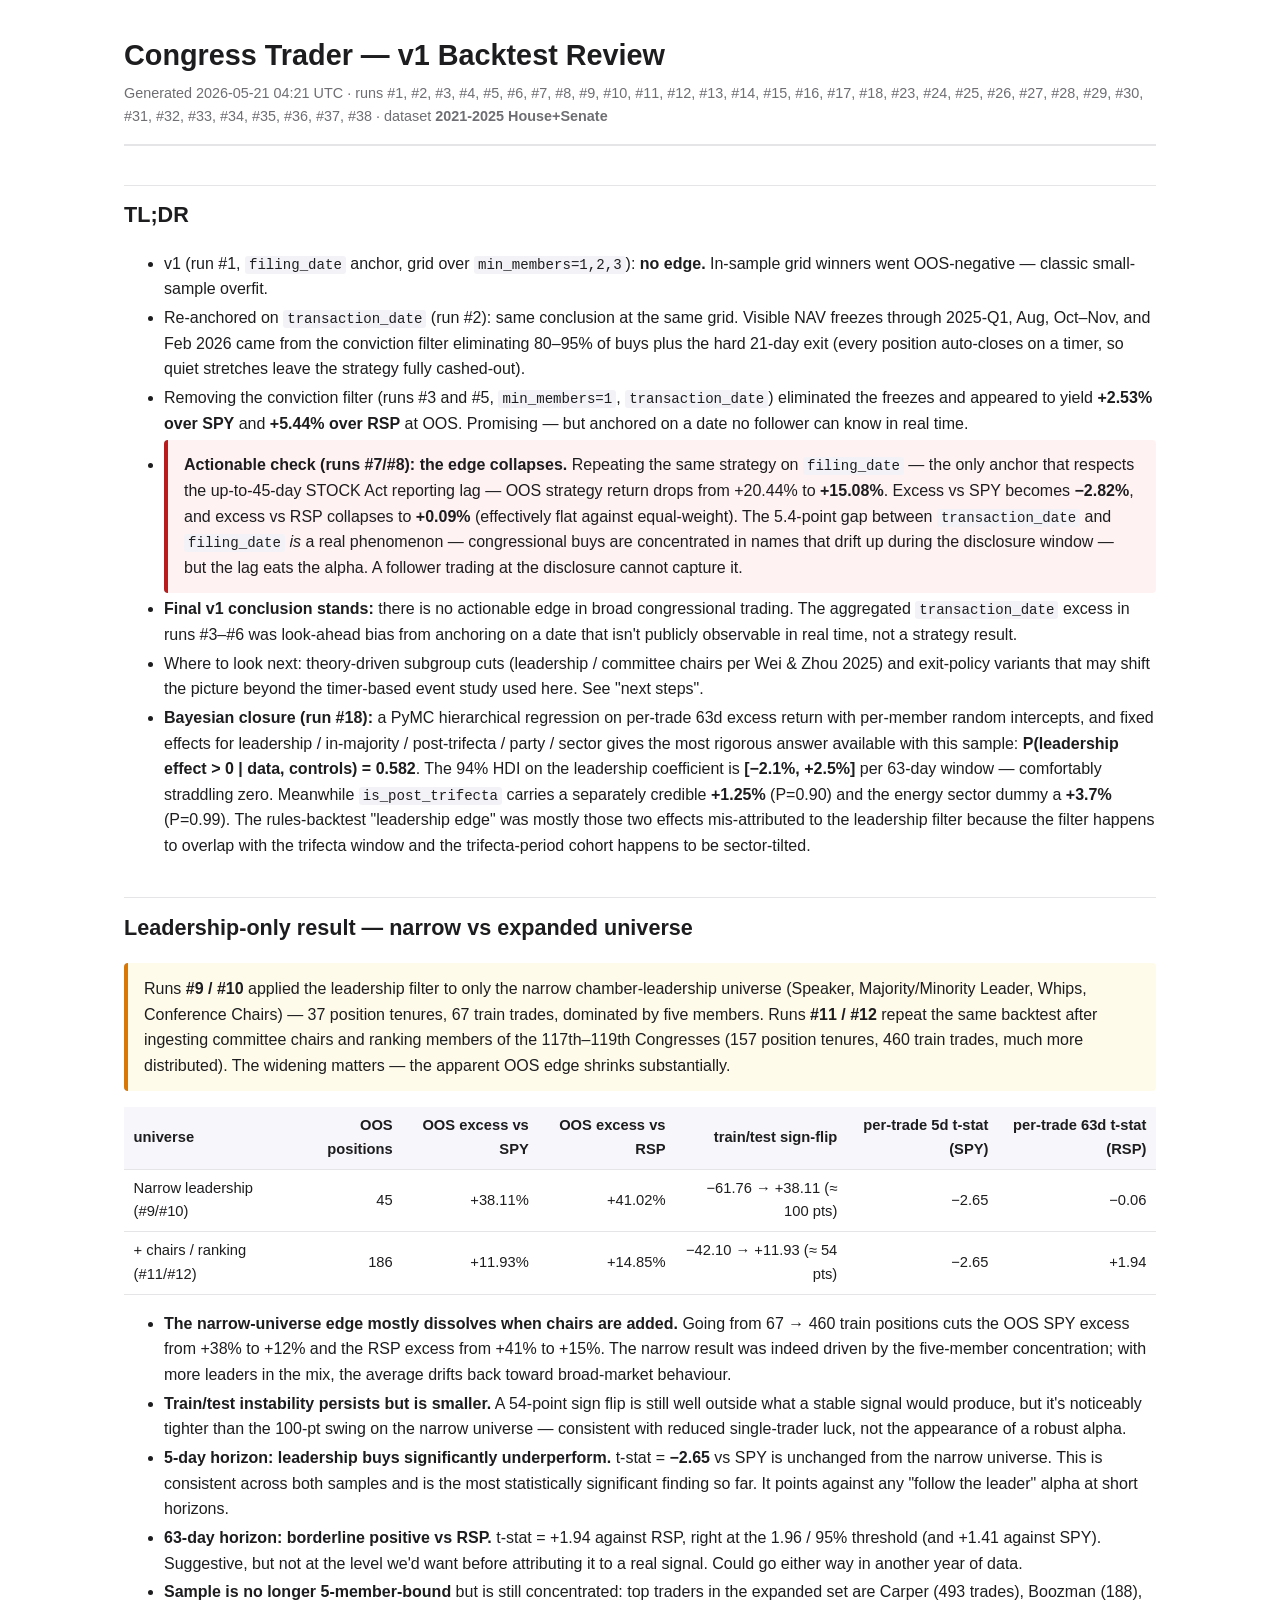
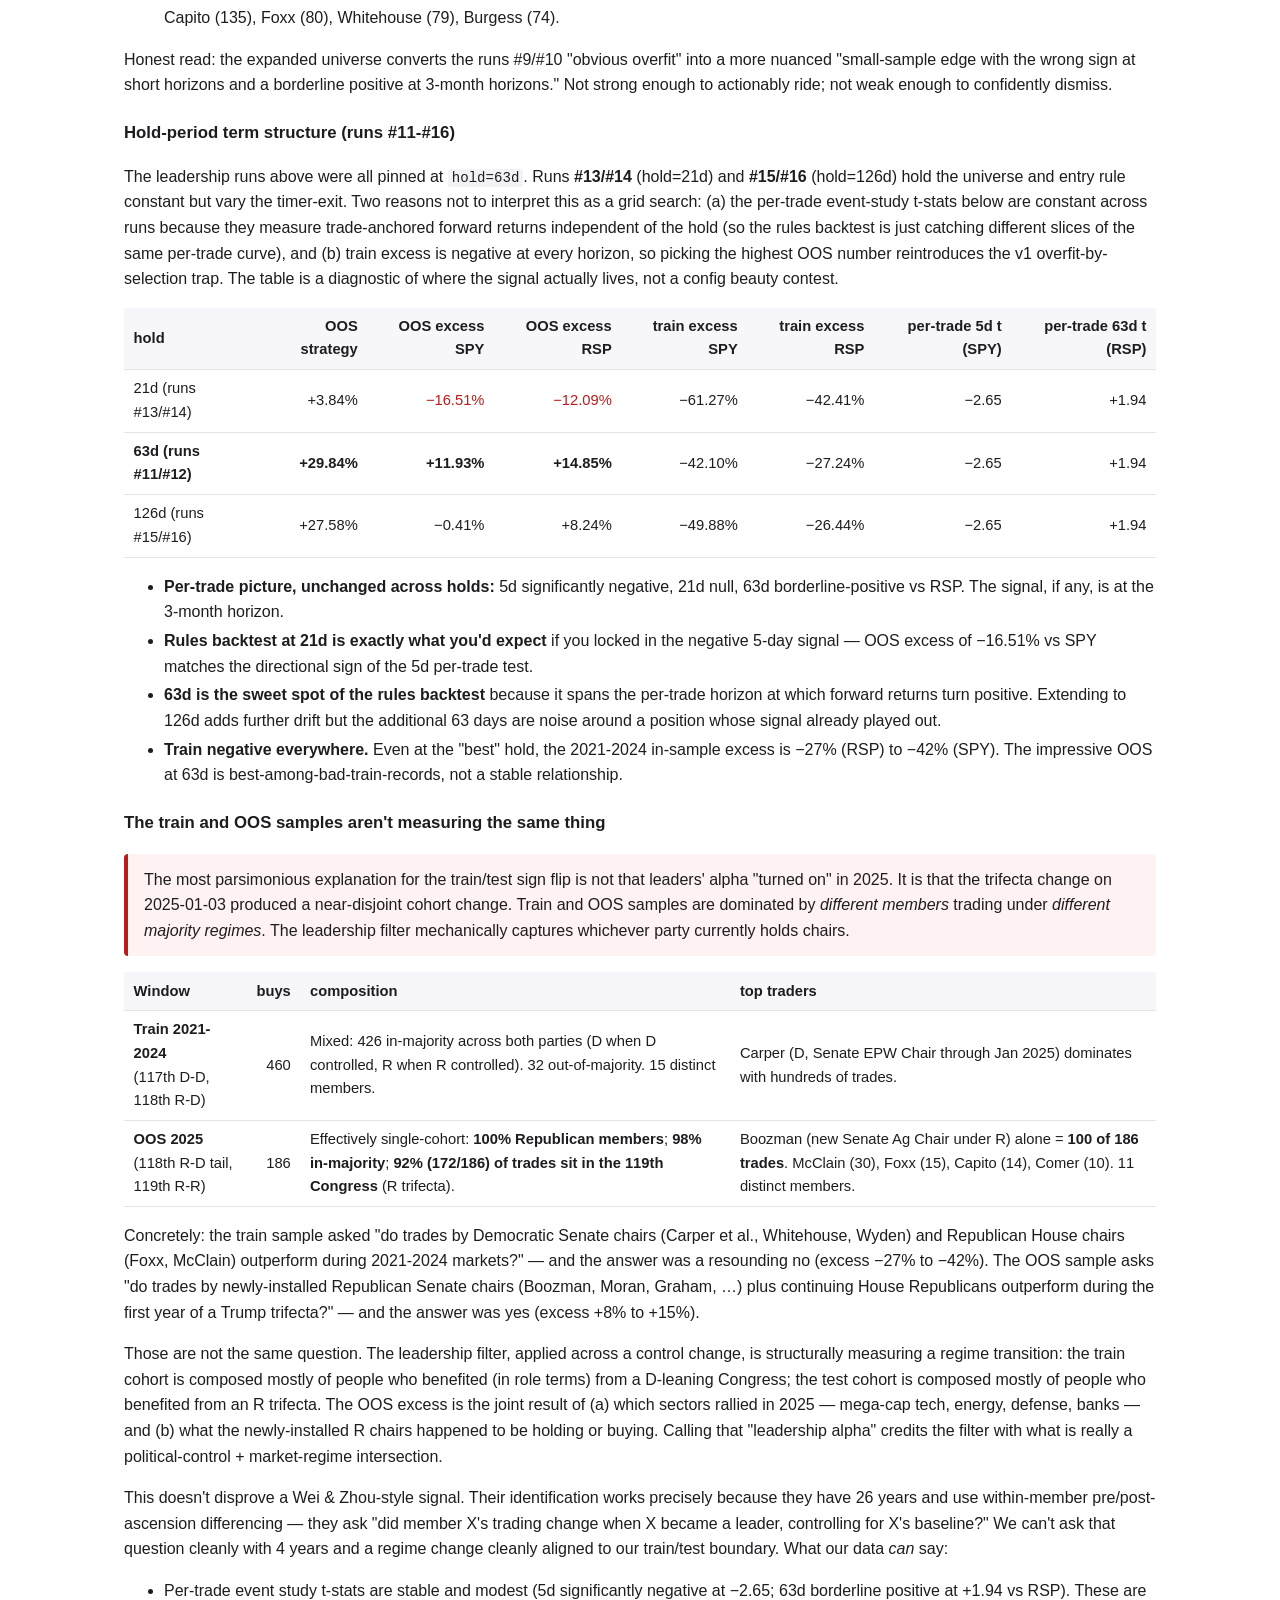
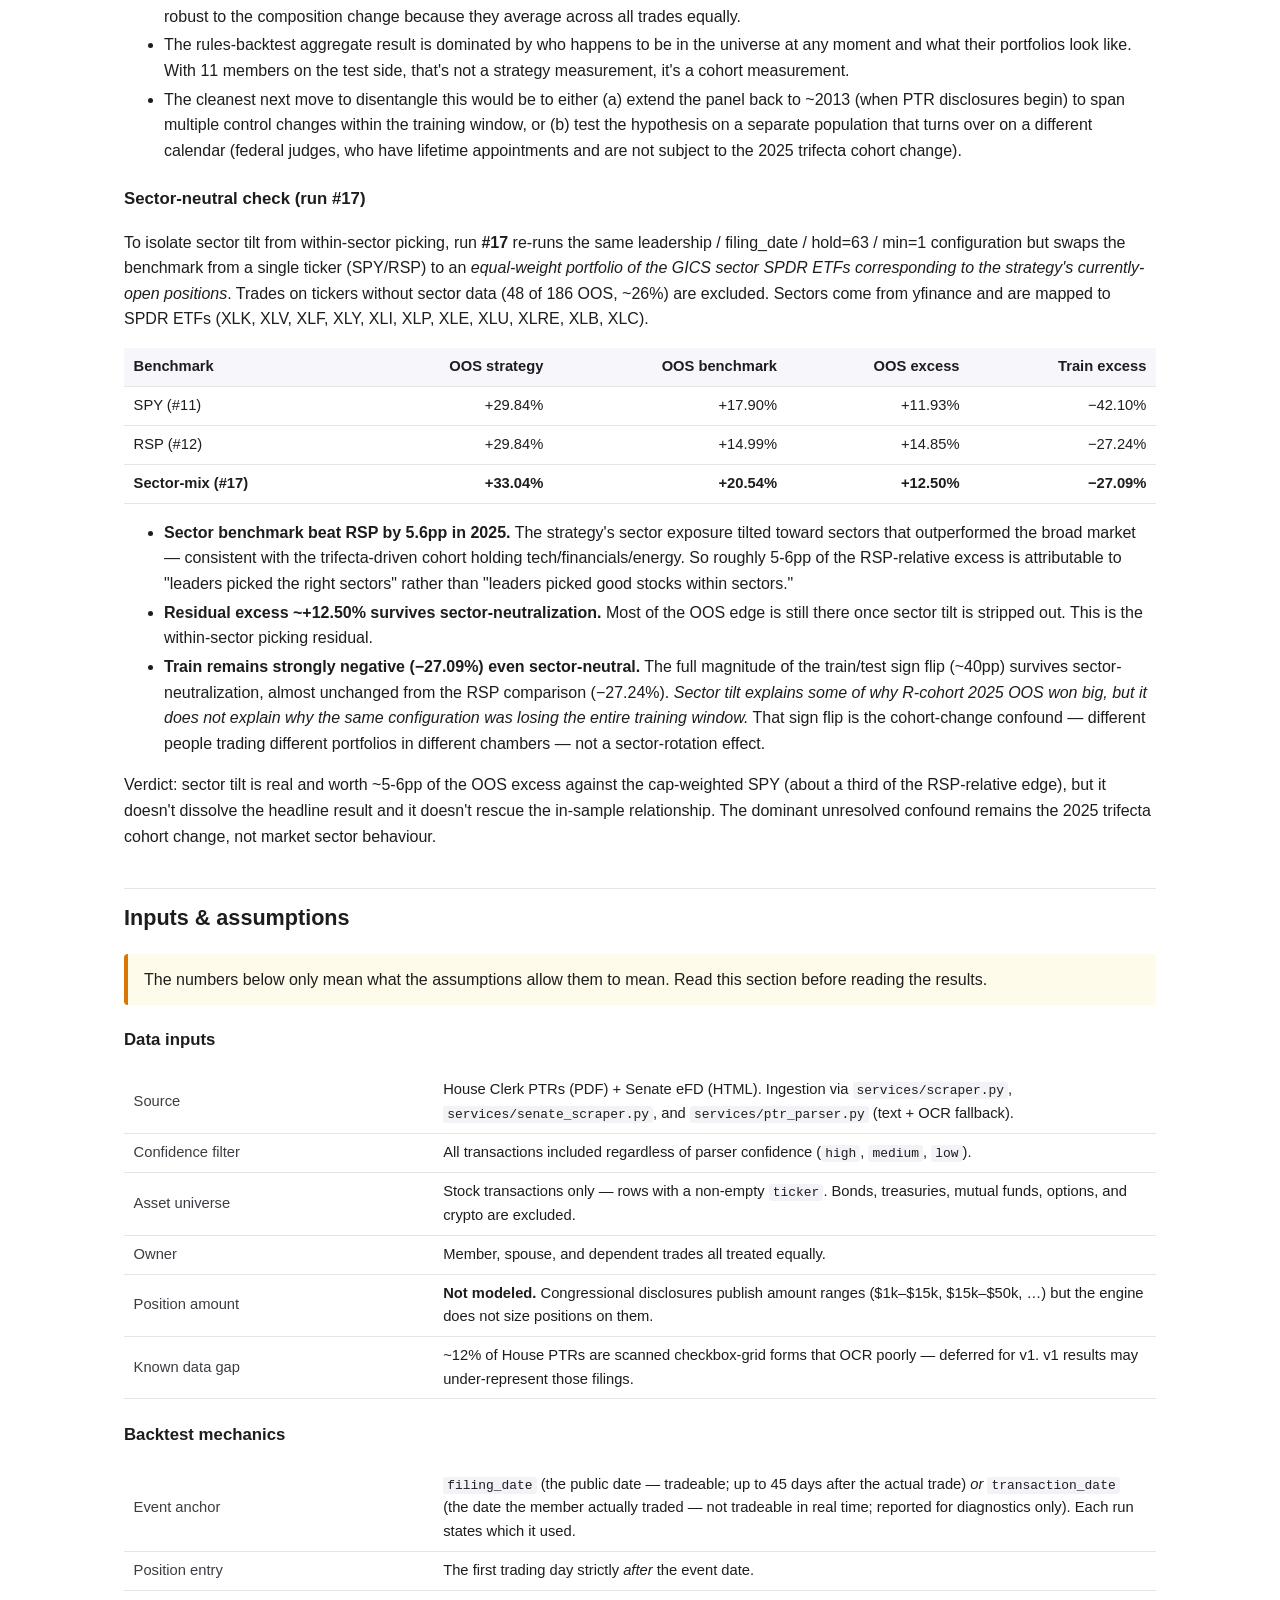
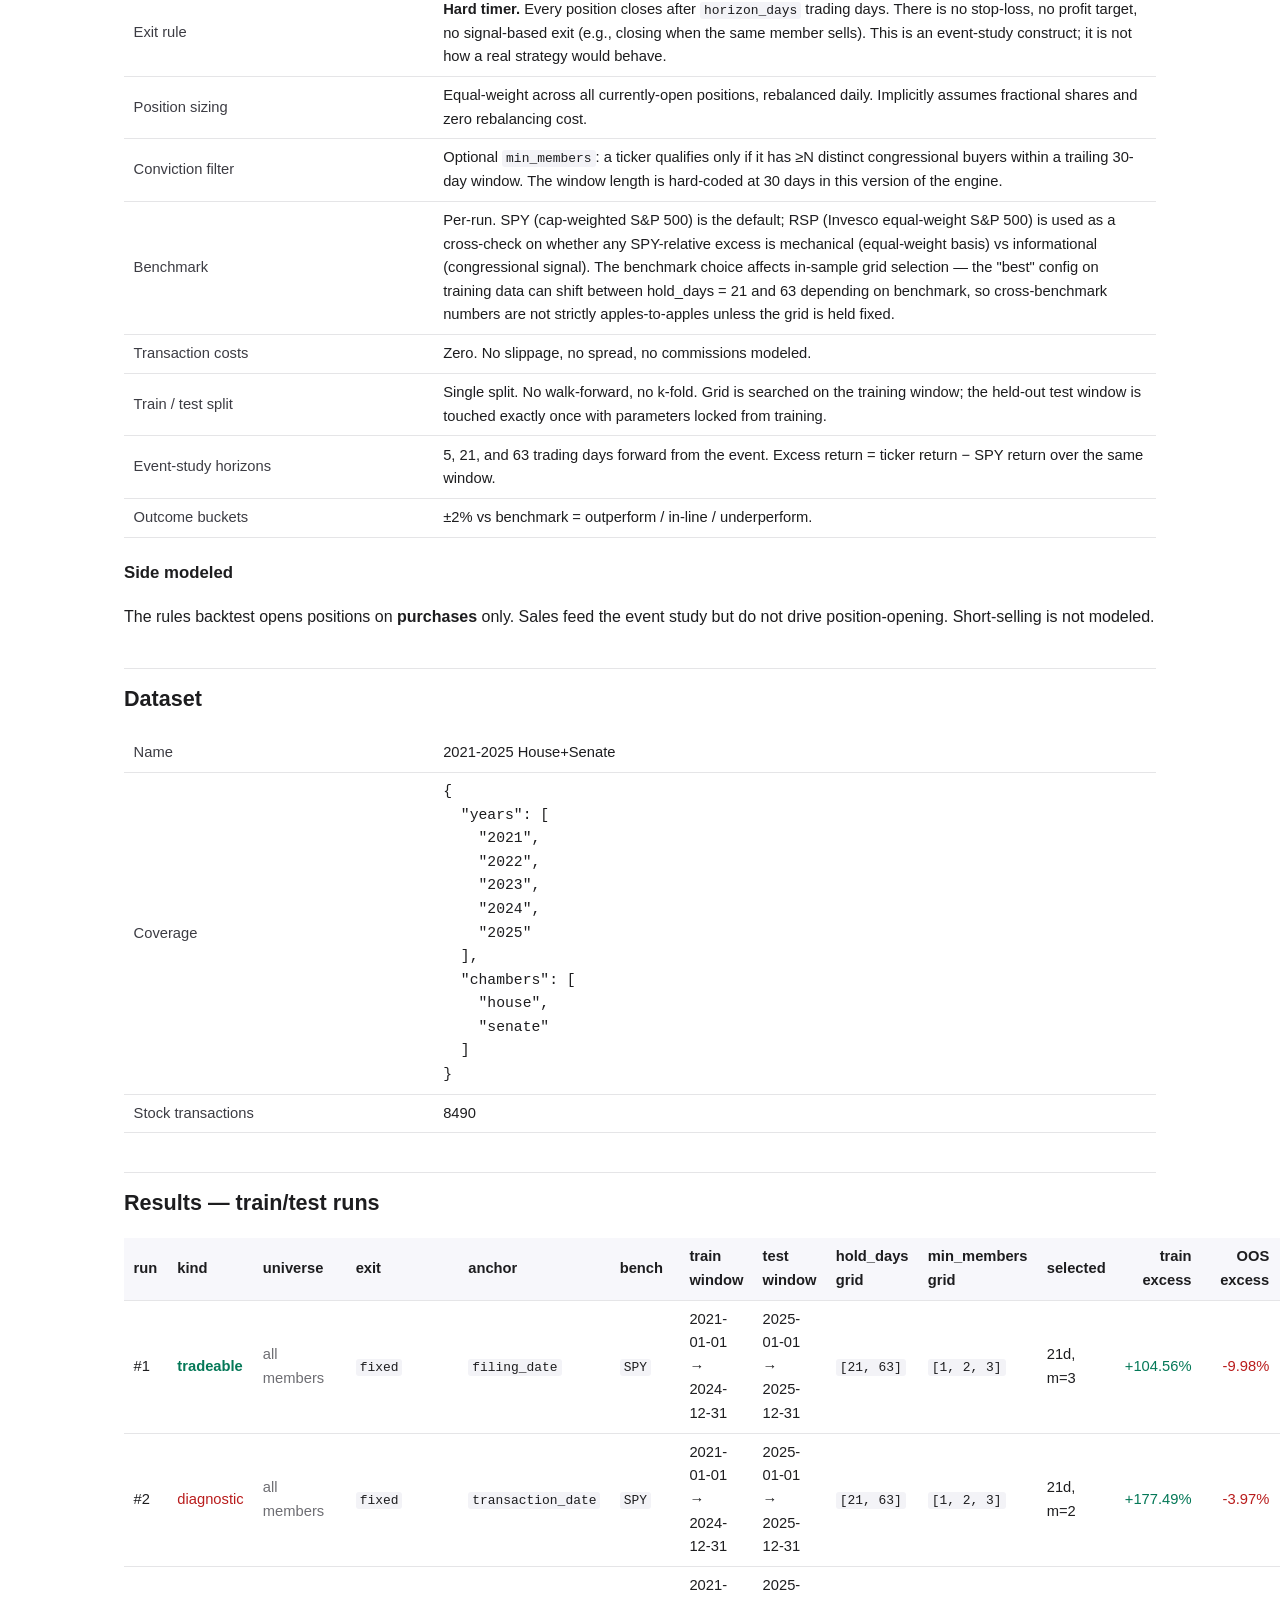
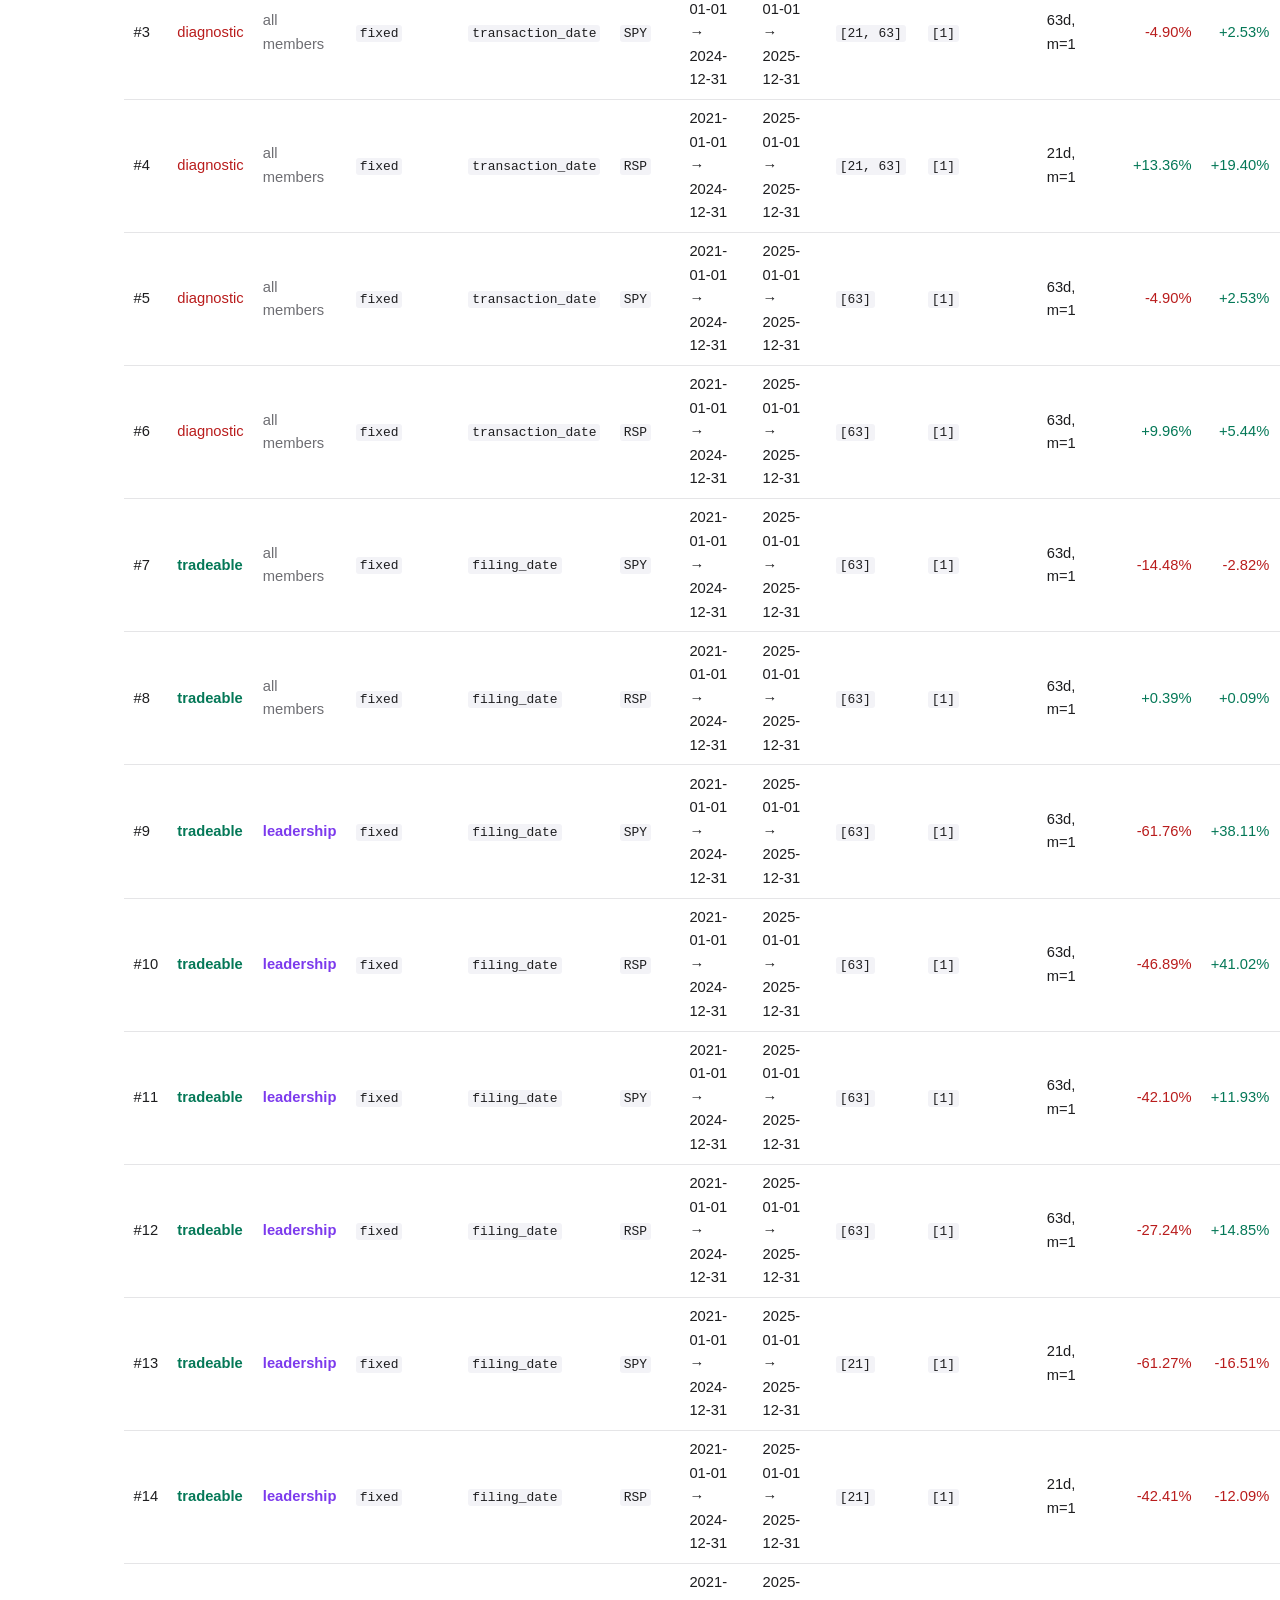
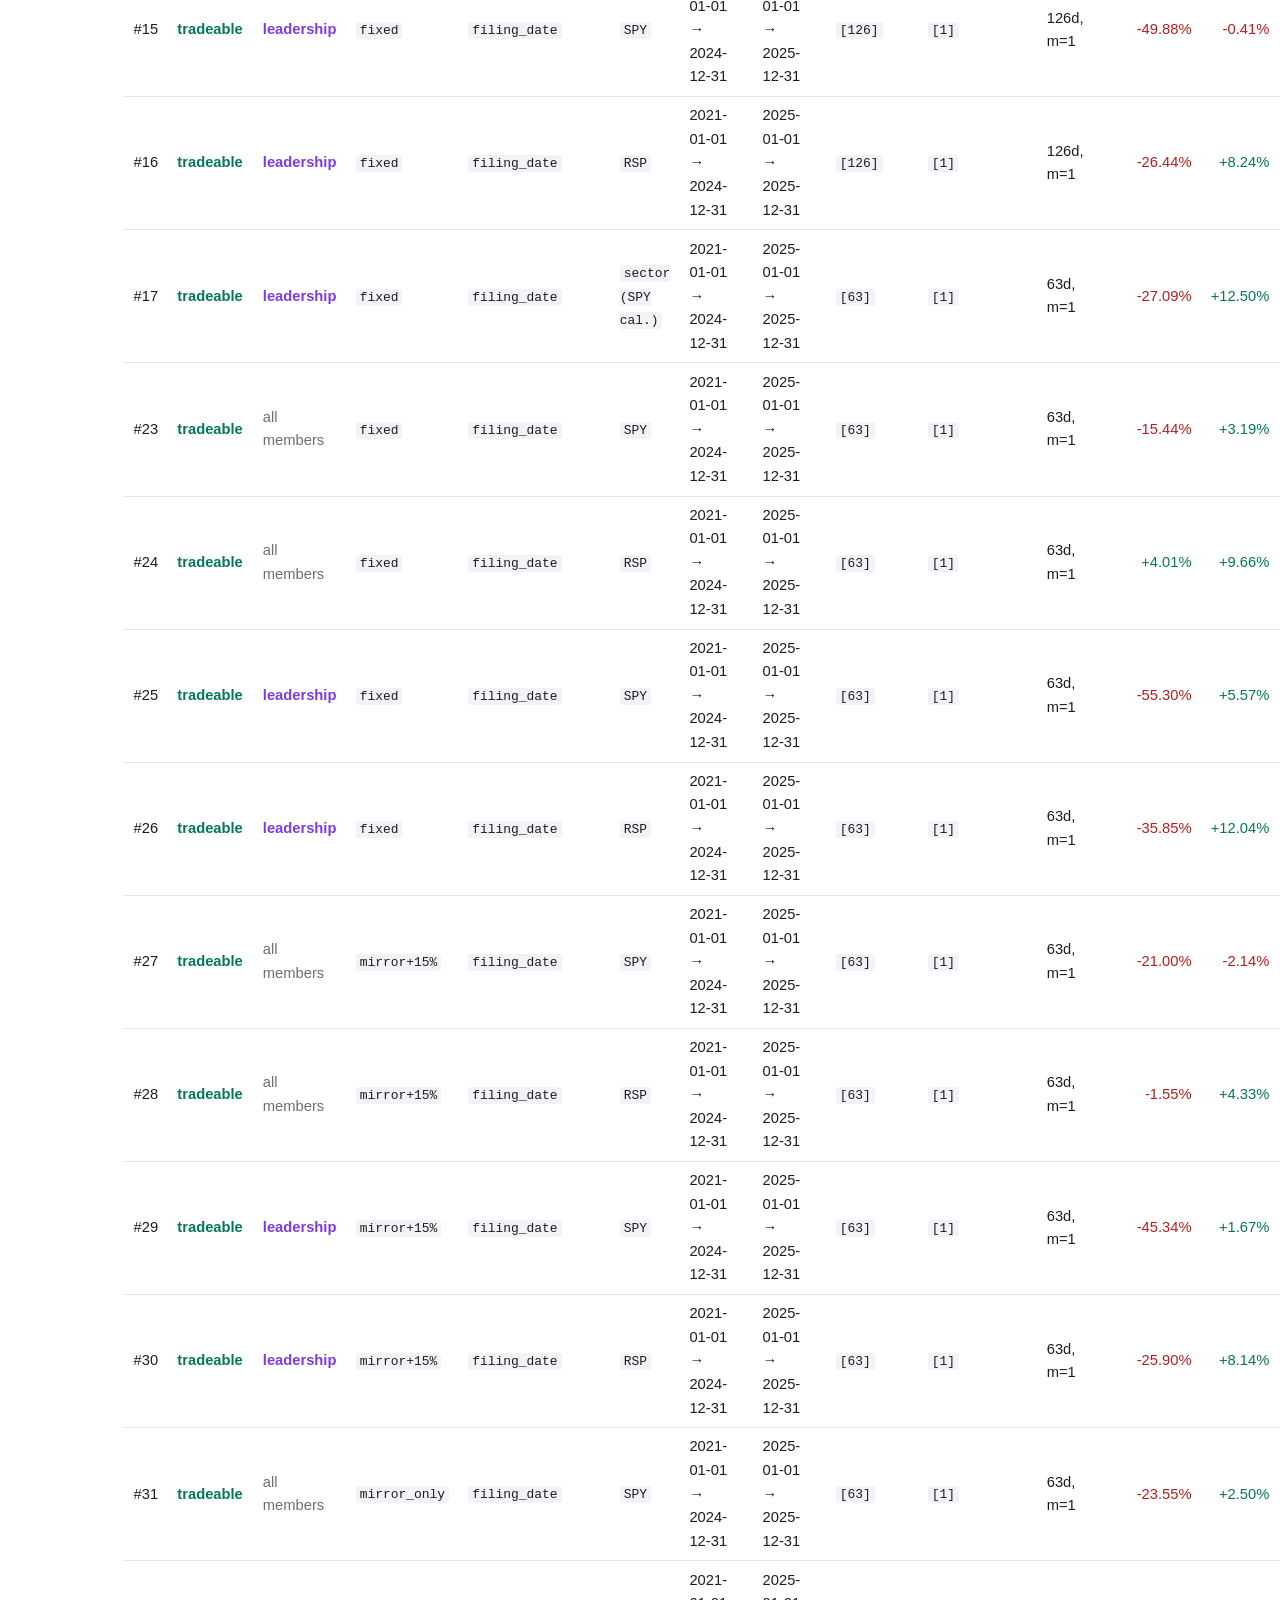
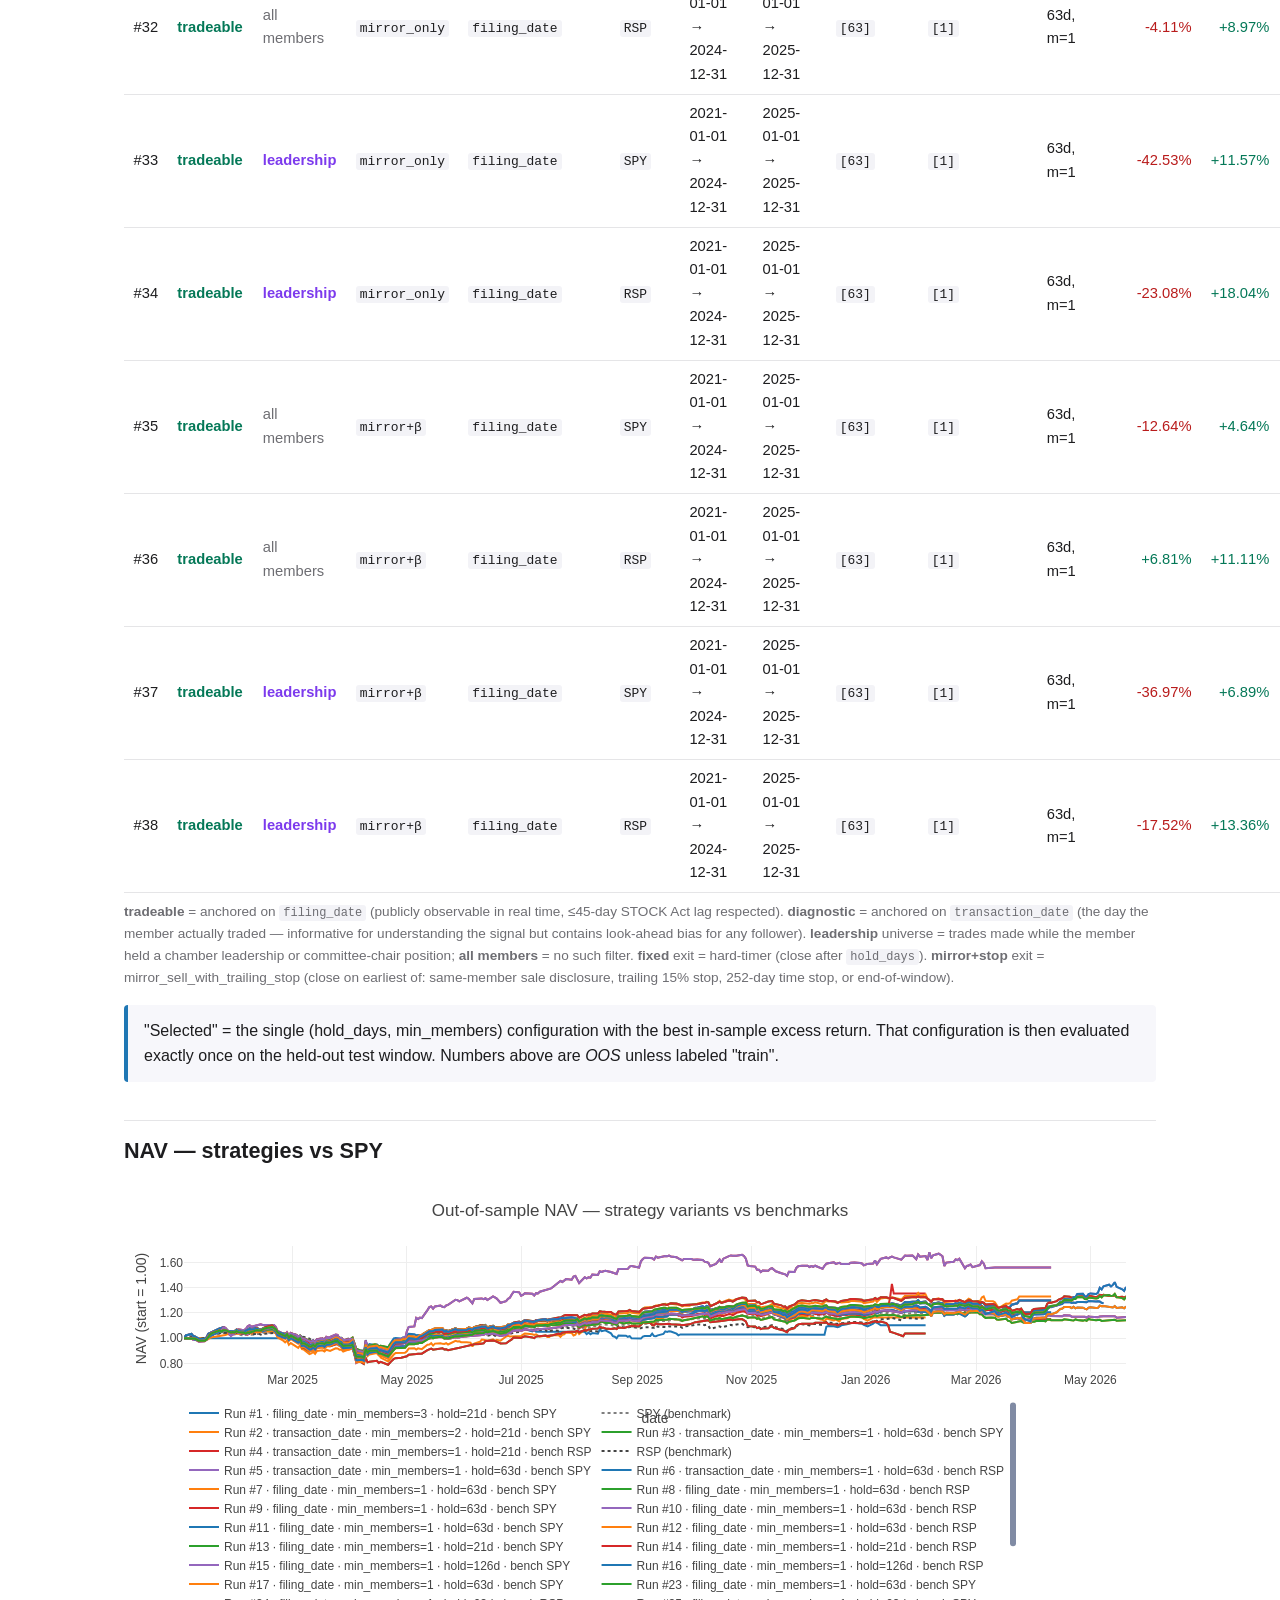
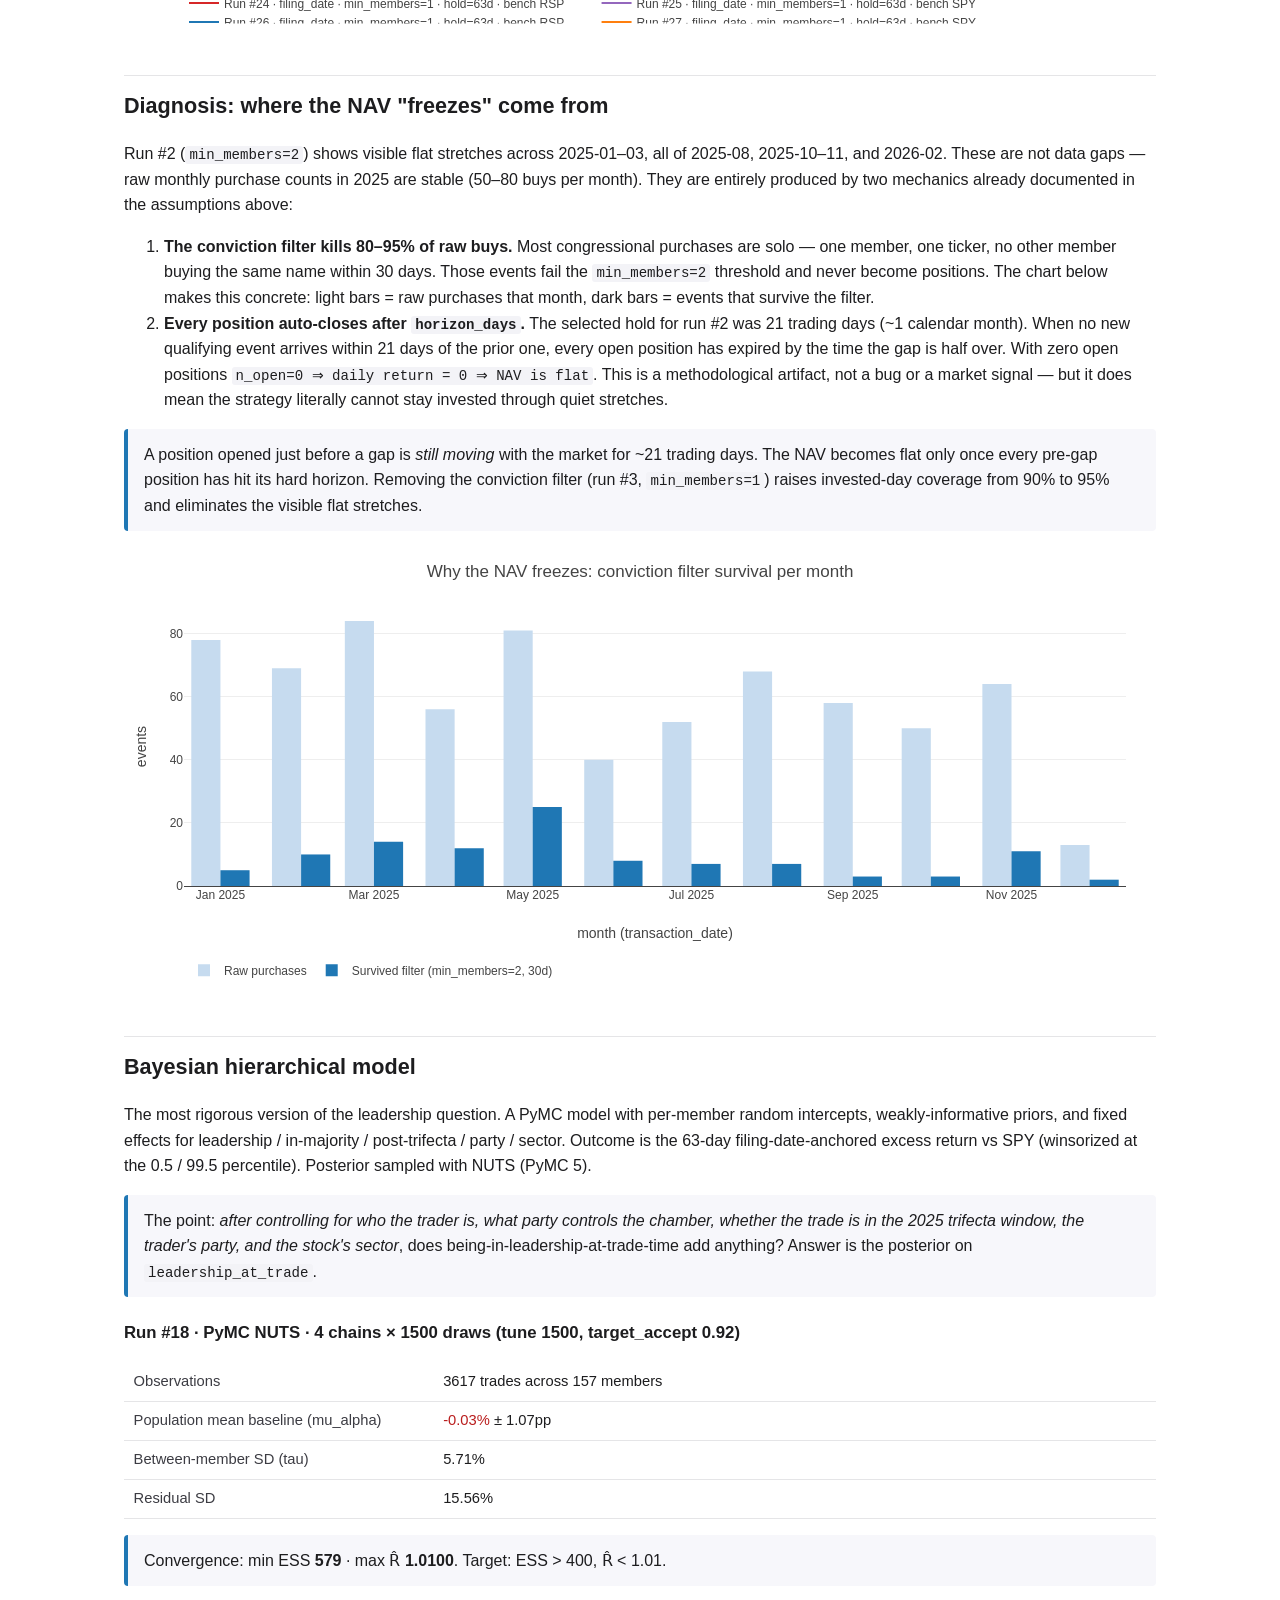
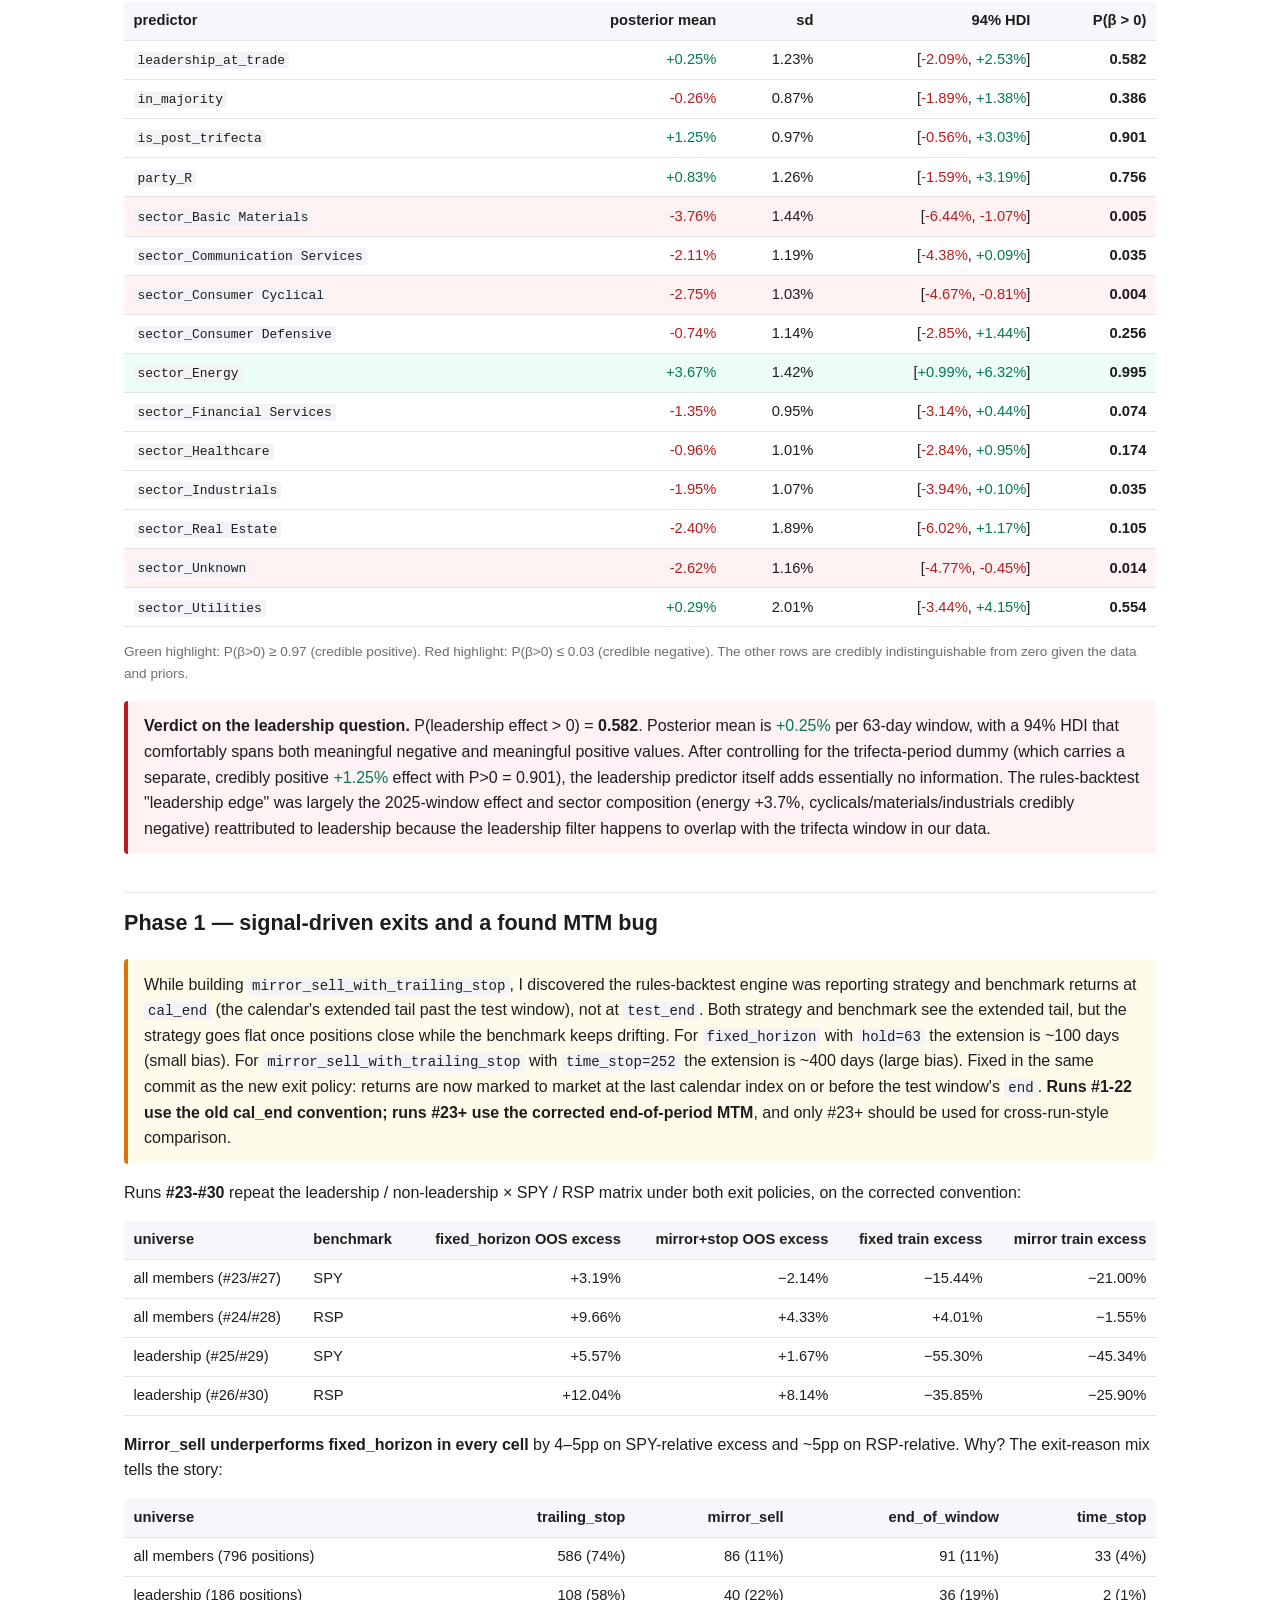
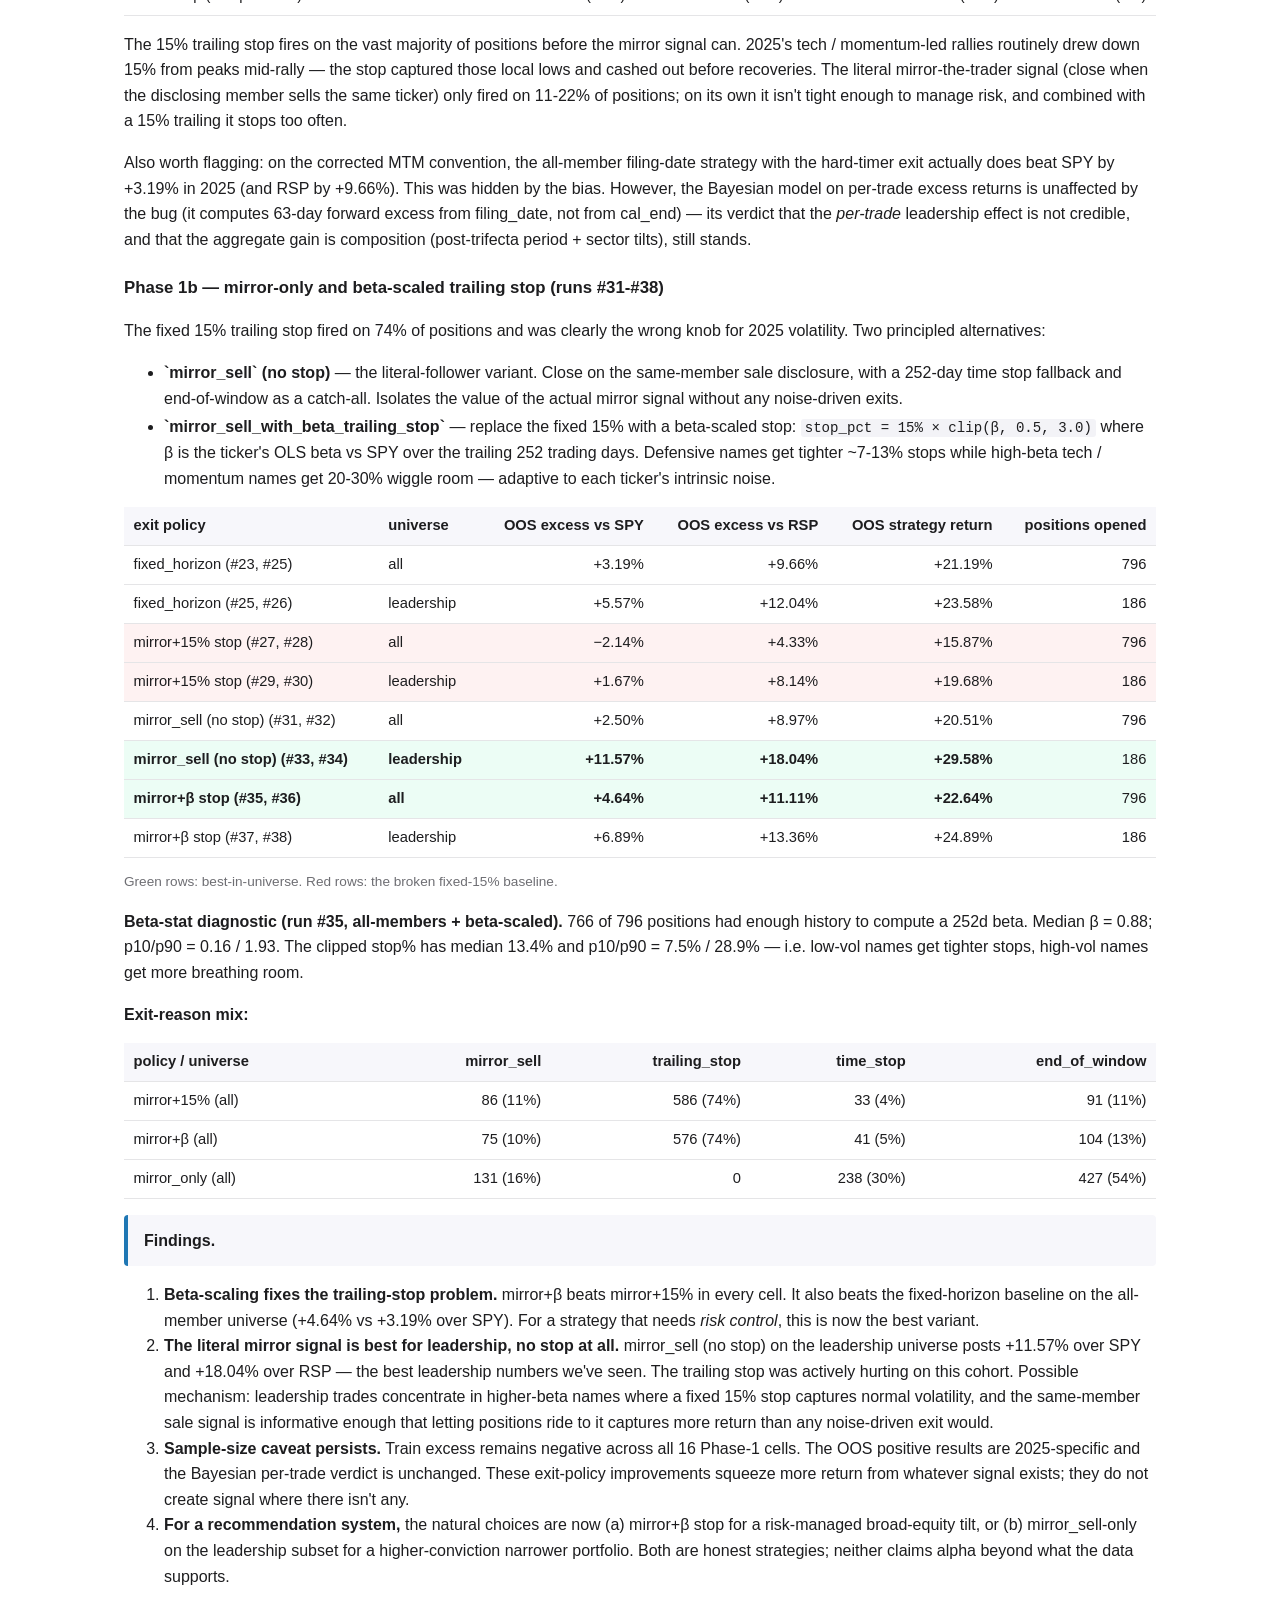
<file: reports/report_runs1-2-3-4-5-6-7-8-9-10-11-12-13-14-15-16-17-18-23-24-25-26-27-28-29-30-31-32-33-34-35-36-37-38_2026-05-21.html>
<!DOCTYPE html>
<html lang="en"><head><meta charset="utf-8">
<title>Congress Trader — v1 Backtest Review</title>
<style>
* { box-sizing: border-box; }
body { font-family: -apple-system, BlinkMacSystemFont, "Segoe UI", Roboto, sans-serif;
       max-width: 1080px; margin: 2rem auto; padding: 0 1.5rem; color: #1d1d1f; line-height: 1.6; }
header { border-bottom: 2px solid #e5e5e7; padding-bottom: 1rem; margin-bottom: 2rem; }
header h1 { margin: 0 0 0.25rem; font-size: 1.8rem; }
header .meta { color: #6e6e73; font-size: 0.9rem; }
h2 { margin-top: 2.4rem; padding-top: 0.8rem; border-top: 1px solid #e5e5e7; font-size: 1.35rem; }
h3 { margin-top: 1.4rem; font-size: 1.05rem; }
.callout { background: #f7f7fb; border-left: 4px solid #1f77b4; padding: 0.8rem 1rem;
           border-radius: 4px; margin: 1rem 0; }
.callout.warn { border-left-color: #d97706; background: #fffbeb; }
.callout.crit { border-left-color: #b91c1c; background: #fef2f2; }
table { width: 100%; border-collapse: collapse; margin: 0.5rem 0; font-size: 0.92rem; }
th, td { text-align: left; padding: 0.45rem 0.6rem; border-bottom: 1px solid #e5e5e7; }
th { background: #f7f7fb; font-weight: 600; }
td.num, th.num { text-align: right; font-variant-numeric: tabular-nums; }
.pos { color: #047857; }
.neg { color: #b91c1c; }
.kvtable td.key { font-weight: 500; color: #3c3c43; width: 30%; }
code, kbd { font-family: ui-monospace, SFMono-Regular, Menlo, monospace; background: #f3f3f7;
            padding: 1px 4px; border-radius: 3px; font-size: 0.88em; }
.chart { margin: 1rem 0 1.5rem; }
ul.tight li { margin: 0.2rem 0; }
footer { margin-top: 3rem; padding-top: 1rem; border-top: 1px solid #e5e5e7;
         color: #6e6e73; font-size: 0.85rem; }
</style>
<script src="https://cdn.plot.ly/plotly-2.27.0.min.js"></script>
</head><body>
<header>
  <h1>Congress Trader — v1 Backtest Review</h1>
  <div class="meta">Generated 2026-05-21 04:21 UTC
      · runs #1, #2, #3, #4, #5, #6, #7, #8, #9, #10, #11, #12, #13, #14, #15, #16, #17, #18, #23, #24, #25, #26, #27, #28, #29, #30, #31, #32, #33, #34, #35, #36, #37, #38
      · dataset <b>2021-2025 House+Senate</b></div>
</header>

<h2 id="tldr">TL;DR</h2>
<ul class="tight">
  <li>v1 (run #1, <code>filing_date</code> anchor, grid over
      <code>min_members=1,2,3</code>): <b>no edge.</b> In-sample grid
      winners went OOS-negative — classic small-sample overfit.</li>
  <li>Re-anchored on <code>transaction_date</code> (run #2): same conclusion
      at the same grid. Visible NAV freezes through 2025-Q1, Aug, Oct–Nov,
      and Feb 2026 came from the conviction filter eliminating 80–95% of
      buys plus the hard 21-day exit (every position auto-closes on a
      timer, so quiet stretches leave the strategy fully cashed-out).</li>
  <li>Removing the conviction filter (runs #3 and #5,
      <code>min_members=1</code>, <code>transaction_date</code>) eliminated
      the freezes and appeared to yield <b>+2.53% over SPY</b> and
      <b>+5.44% over RSP</b> at OOS. Promising — but anchored on a date no
      follower can know in real time.</li>
  <li class="callout crit"><b>Actionable check (runs #7/#8): the edge
      collapses.</b> Repeating the same strategy on <code>filing_date</code>
      — the only anchor that respects the up-to-45-day STOCK Act
      reporting lag — OOS strategy return drops from +20.44% to
      <b>+15.08%</b>. Excess vs SPY becomes <b>−2.82%</b>, and excess vs
      RSP collapses to <b>+0.09%</b> (effectively flat against
      equal-weight). The 5.4-point gap between
      <code>transaction_date</code> and <code>filing_date</code>
      <em>is</em> a real phenomenon — congressional buys are concentrated
      in names that drift up during the disclosure window — but the lag
      eats the alpha. A follower trading at the disclosure cannot
      capture it.</li>
  <li><b>Final v1 conclusion stands:</b> there is no actionable edge in
      broad congressional trading. The aggregated <code>transaction_date</code>
      excess in runs #3–#6 was look-ahead bias from anchoring on a date
      that isn't publicly observable in real time, not a strategy
      result.</li>
  <li>Where to look next: theory-driven subgroup cuts (leadership /
      committee chairs per Wei &amp; Zhou 2025) and exit-policy variants
      that may shift the picture beyond the timer-based event study used
      here. See "next steps".</li>
  <li><b>Bayesian closure (run #18):</b> a PyMC hierarchical regression
      on per-trade 63d excess return with per-member random intercepts,
      and fixed effects for leadership / in-majority / post-trifecta /
      party / sector gives the most rigorous answer available with this
      sample:
      <b>P(leadership effect &gt; 0 | data, controls) = 0.582</b>.
      The 94% HDI on the leadership coefficient is
      <b>[−2.1%, +2.5%]</b> per 63-day window — comfortably straddling zero.
      Meanwhile <code>is_post_trifecta</code> carries a separately
      credible <b>+1.25%</b> (P=0.90) and the energy sector dummy a
      <b>+3.7%</b> (P=0.99). The rules-backtest "leadership edge" was
      mostly those two effects mis-attributed to the leadership filter
      because the filter happens to overlap with the trifecta window
      and the trifecta-period cohort happens to be sector-tilted.</li>
</ul>

<h2 id="leadership-prelim">Leadership-only result — narrow vs expanded universe</h2>
<p class="callout warn">
Runs <b>#9 / #10</b> applied the leadership filter to only the narrow
chamber-leadership universe (Speaker, Majority/Minority Leader, Whips,
Conference Chairs) — 37 position tenures, 67 train trades, dominated
by five members. Runs <b>#11 / #12</b> repeat the same backtest after
ingesting committee chairs and ranking members of the 117th–119th
Congresses (157 position tenures, 460 train trades, much more
distributed). The widening matters — the apparent OOS edge shrinks
substantially.
</p>
<table>
<thead><tr><th>universe</th><th class='num'>OOS positions</th>
<th class='num'>OOS excess vs SPY</th><th class='num'>OOS excess vs RSP</th>
<th class='num'>train/test sign-flip</th><th class='num'>per-trade 5d t-stat (SPY)</th>
<th class='num'>per-trade 63d t-stat (RSP)</th></tr></thead><tbody>
<tr><td>Narrow leadership (#9/#10)</td><td class='num'>45</td>
<td class='num'>+38.11%</td><td class='num'>+41.02%</td>
<td class='num'>−61.76 → +38.11 (≈ 100 pts)</td>
<td class='num'>−2.65</td><td class='num'>−0.06</td></tr>
<tr><td>+ chairs / ranking (#11/#12)</td><td class='num'>186</td>
<td class='num'>+11.93%</td><td class='num'>+14.85%</td>
<td class='num'>−42.10 → +11.93 (≈ 54 pts)</td>
<td class='num'>−2.65</td><td class='num'>+1.94</td></tr>
</tbody></table>
<ul class="tight">
<li><b>The narrow-universe edge mostly dissolves when chairs are added.</b>
    Going from 67 → 460 train positions cuts the OOS SPY excess from
    +38% to +12% and the RSP excess from +41% to +15%. The narrow
    result was indeed driven by the five-member concentration; with
    more leaders in the mix, the average drifts back toward broad-market
    behaviour.</li>
<li><b>Train/test instability persists but is smaller.</b> A 54-point
    sign flip is still well outside what a stable signal would produce,
    but it's noticeably tighter than the 100-pt swing on the narrow
    universe — consistent with reduced single-trader luck, not the
    appearance of a robust alpha.</li>
<li><b>5-day horizon: leadership buys significantly underperform.</b>
    t-stat = <b>−2.65</b> vs SPY is unchanged from the narrow universe.
    This is consistent across both samples and is the most statistically
    significant finding so far. It points against any "follow the
    leader" alpha at short horizons.</li>
<li><b>63-day horizon: borderline positive vs RSP.</b> t-stat = +1.94
    against RSP, right at the 1.96 / 95% threshold (and +1.41 against
    SPY). Suggestive, but not at the level we'd want before
    attributing it to a real signal. Could go either way in another
    year of data.</li>
<li><b>Sample is no longer 5-member-bound</b> but is still concentrated:
    top traders in the expanded set are Carper (493 trades),
    Boozman (188), Capito (135), Foxx (80), Whitehouse (79),
    Burgess (74).</li>
</ul>
<p>
Honest read: the expanded universe converts the runs #9/#10
"obvious overfit" into a more nuanced "small-sample edge with
the wrong sign at short horizons and a borderline positive at
3-month horizons." Not strong enough to actionably ride; not
weak enough to confidently dismiss.
</p>

<h3 id="term-structure">Hold-period term structure (runs #11-#16)</h3>
<p>
The leadership runs above were all pinned at <code>hold=63d</code>.
Runs <b>#13/#14</b> (hold=21d) and <b>#15/#16</b> (hold=126d) hold the
universe and entry rule constant but vary the timer-exit. Two reasons
not to interpret this as a grid search: (a) the per-trade event-study
t-stats below are constant across runs because they measure
trade-anchored forward returns independent of the hold (so the rules
backtest is just catching different slices of the same per-trade
curve), and (b) train excess is negative at every horizon, so picking
the highest OOS number reintroduces the v1 overfit-by-selection trap.
The table is a diagnostic of where the signal actually lives, not a
config beauty contest.
</p>
<table>
<thead><tr><th>hold</th>
<th class='num'>OOS strategy</th>
<th class='num'>OOS excess SPY</th>
<th class='num'>OOS excess RSP</th>
<th class='num'>train excess SPY</th>
<th class='num'>train excess RSP</th>
<th class='num'>per-trade 5d t (SPY)</th>
<th class='num'>per-trade 63d t (RSP)</th>
</tr></thead><tbody>
<tr><td>21d (runs #13/#14)</td>
<td class='num'>+3.84%</td>
<td class='num'><span class='neg'>−16.51%</span></td>
<td class='num'><span class='neg'>−12.09%</span></td>
<td class='num'>−61.27%</td><td class='num'>−42.41%</td>
<td class='num'>−2.65</td><td class='num'>+1.94</td></tr>
<tr><td><b>63d (runs #11/#12)</b></td>
<td class='num'><b>+29.84%</b></td>
<td class='num'><b>+11.93%</b></td>
<td class='num'><b>+14.85%</b></td>
<td class='num'>−42.10%</td><td class='num'>−27.24%</td>
<td class='num'>−2.65</td><td class='num'>+1.94</td></tr>
<tr><td>126d (runs #15/#16)</td>
<td class='num'>+27.58%</td>
<td class='num'>−0.41%</td>
<td class='num'>+8.24%</td>
<td class='num'>−49.88%</td><td class='num'>−26.44%</td>
<td class='num'>−2.65</td><td class='num'>+1.94</td></tr>
</tbody></table>
<ul class="tight">
<li><b>Per-trade picture, unchanged across holds:</b> 5d significantly
    negative, 21d null, 63d borderline-positive vs RSP. The signal, if
    any, is at the 3-month horizon.</li>
<li><b>Rules backtest at 21d is exactly what you'd expect</b> if you
    locked in the negative 5-day signal — OOS excess of −16.51% vs SPY
    matches the directional sign of the 5d per-trade test.</li>
<li><b>63d is the sweet spot of the rules backtest</b> because it spans
    the per-trade horizon at which forward returns turn positive.
    Extending to 126d adds further drift but the additional 63 days are
    noise around a position whose signal already played out.</li>
<li><b>Train negative everywhere.</b> Even at the "best" hold, the
    2021-2024 in-sample excess is −27% (RSP) to −42% (SPY). The
    impressive OOS at 63d is best-among-bad-train-records, not a stable
    relationship.</li>
</ul>

<h3 id="trifecta-shift">The train and OOS samples aren't measuring the same thing</h3>
<p class="callout crit">
The most parsimonious explanation for the train/test sign flip is not
that leaders' alpha "turned on" in 2025. It is that the trifecta change
on 2025-01-03 produced a near-disjoint cohort change. Train and OOS
samples are dominated by <em>different members</em> trading under
<em>different majority regimes</em>. The leadership filter mechanically
captures whichever party currently holds chairs.
</p>
<table>
<thead><tr><th>Window</th><th class='num'>buys</th>
<th>composition</th><th>top traders</th></tr></thead><tbody>
<tr><td><b>Train 2021-2024</b><br>(117th D-D, 118th R-D)</td>
<td class='num'>460</td>
<td>Mixed: 426 in-majority across both parties (D when D controlled,
    R when R controlled). 32 out-of-majority. 15 distinct members.</td>
<td>Carper (D, Senate EPW Chair through Jan 2025) dominates with
    hundreds of trades.</td></tr>
<tr><td><b>OOS 2025</b><br>(118th R-D tail, 119th R-R)</td>
<td class='num'>186</td>
<td>Effectively single-cohort:
    <b>100% Republican members</b>;
    <b>98% in-majority</b>;
    <b>92% (172/186) of trades sit in the 119th Congress</b>
    (R trifecta).</td>
<td>Boozman (new Senate Ag Chair under R) alone =
    <b>100 of 186 trades</b>. McClain (30), Foxx (15), Capito (14),
    Comer (10). 11 distinct members.</td></tr>
</tbody></table>
<p>
Concretely: the train sample asked "do trades by Democratic Senate
chairs (Carper et al., Whitehouse, Wyden) and Republican House chairs
(Foxx, McClain) outperform during 2021-2024 markets?" — and the answer
was a resounding no (excess −27% to −42%). The OOS sample asks "do
trades by newly-installed Republican Senate chairs (Boozman, Moran,
Graham, …) plus continuing House Republicans outperform during the
first year of a Trump trifecta?" — and the answer was yes (excess
+8% to +15%).
</p>
<p>
Those are not the same question. The leadership filter, applied
across a control change, is structurally measuring a regime
transition: the train cohort is composed mostly of people who
benefited (in role terms) from a D-leaning Congress; the test
cohort is composed mostly of people who benefited from an R
trifecta. The OOS excess is the joint result of (a) which sectors
rallied in 2025 — mega-cap tech, energy, defense, banks
— and (b) what the newly-installed R chairs happened to be
holding or buying. Calling that "leadership alpha" credits the
filter with what is really a political-control + market-regime
intersection.
</p>
<p>
This doesn't disprove a Wei &amp; Zhou-style signal. Their
identification works precisely because they have 26 years and use
within-member pre/post-ascension differencing — they ask "did
member X's trading change when X became a leader, controlling
for X's baseline?" We can't ask that question cleanly with 4 years
and a regime change cleanly aligned to our train/test boundary.
What our data <em>can</em> say:
</p>
<ul class="tight">
<li>Per-trade event study t-stats are stable and modest (5d
    significantly negative at −2.65; 63d borderline positive at +1.94
    vs RSP). These are robust to the composition change because they
    average across all trades equally.</li>
<li>The rules-backtest aggregate result is dominated by who happens to
    be in the universe at any moment and what their portfolios look
    like. With 11 members on the test side, that's not a strategy
    measurement, it's a cohort measurement.</li>
<li>The cleanest next move to disentangle this would be to either
    (a) extend the panel back to ~2013 (when PTR disclosures begin)
    to span multiple control changes within the training window, or
    (b) test the hypothesis on a separate population that turns over
    on a different calendar (federal judges, who have lifetime
    appointments and are not subject to the 2025 trifecta cohort
    change).</li>
</ul>

<h3 id="sector-neutral">Sector-neutral check (run #17)</h3>
<p>
To isolate sector tilt from within-sector picking, run <b>#17</b> re-runs
the same leadership / filing_date / hold=63 / min=1 configuration but
swaps the benchmark from a single ticker (SPY/RSP) to an
<em>equal-weight portfolio of the GICS sector SPDR ETFs corresponding
to the strategy's currently-open positions</em>. Trades on tickers
without sector data (48 of 186 OOS, ~26%) are excluded. Sectors come
from yfinance and are mapped to SPDR ETFs (XLK, XLV, XLF, XLY, XLI,
XLP, XLE, XLU, XLRE, XLB, XLC).
</p>
<table>
<thead><tr><th>Benchmark</th>
<th class='num'>OOS strategy</th>
<th class='num'>OOS benchmark</th>
<th class='num'>OOS excess</th>
<th class='num'>Train excess</th>
</tr></thead><tbody>
<tr><td>SPY (#11)</td>
<td class='num'>+29.84%</td><td class='num'>+17.90%</td>
<td class='num'>+11.93%</td><td class='num'>−42.10%</td></tr>
<tr><td>RSP (#12)</td>
<td class='num'>+29.84%</td><td class='num'>+14.99%</td>
<td class='num'>+14.85%</td><td class='num'>−27.24%</td></tr>
<tr><td><b>Sector-mix (#17)</b></td>
<td class='num'><b>+33.04%</b></td>
<td class='num'><b>+20.54%</b></td>
<td class='num'><b>+12.50%</b></td>
<td class='num'><b>−27.09%</b></td></tr>
</tbody></table>
<ul class="tight">
<li><b>Sector benchmark beat RSP by 5.6pp in 2025.</b> The strategy's
    sector exposure tilted toward sectors that outperformed the broad
    market — consistent with the trifecta-driven cohort holding
    tech/financials/energy. So roughly 5-6pp of the RSP-relative excess
    is attributable to "leaders picked the right sectors" rather than
    "leaders picked good stocks within sectors."</li>
<li><b>Residual excess ~+12.50% survives sector-neutralization.</b>
    Most of the OOS edge is still there once sector tilt is stripped
    out. This is the within-sector picking residual.</li>
<li><b>Train remains strongly negative (−27.09%) even sector-neutral.</b>
    The full magnitude of the train/test sign flip (~40pp) survives
    sector-neutralization, almost unchanged from the RSP comparison
    (−27.24%). <em>Sector tilt explains some of why R-cohort 2025
    OOS won big, but it does not explain why the same configuration
    was losing the entire training window.</em> That sign flip is the
    cohort-change confound — different people trading different
    portfolios in different chambers — not a sector-rotation
    effect.</li>
</ul>
<p>
Verdict: sector tilt is real and worth ~5-6pp of the OOS excess
against the cap-weighted SPY (about a third of the RSP-relative
edge), but it doesn't dissolve the headline result and it doesn't
rescue the in-sample relationship. The dominant unresolved confound
remains the 2025 trifecta cohort change, not market sector behaviour.
</p>


<h2 id="assumptions">Inputs &amp; assumptions</h2>
<p class="callout warn">
The numbers below only mean what the assumptions allow them to mean. Read this section
before reading the results.
</p>

<h3>Data inputs</h3>
<table class="kvtable">
<tr><td class="key">Source</td>
    <td>House Clerk PTRs (PDF) + Senate eFD (HTML).
        Ingestion via <code>services/scraper.py</code>, <code>services/senate_scraper.py</code>,
        and <code>services/ptr_parser.py</code> (text + OCR fallback).</td></tr>
<tr><td class="key">Confidence filter</td>
    <td>All transactions included regardless of parser confidence
        (<code>high</code>, <code>medium</code>, <code>low</code>).</td></tr>
<tr><td class="key">Asset universe</td>
    <td>Stock transactions only — rows with a non-empty <code>ticker</code>.
        Bonds, treasuries, mutual funds, options, and crypto are excluded.</td></tr>
<tr><td class="key">Owner</td>
    <td>Member, spouse, and dependent trades all treated equally.</td></tr>
<tr><td class="key">Position amount</td>
    <td><b>Not modeled.</b> Congressional disclosures publish amount ranges
        ($1k–$15k, $15k–$50k, …) but the engine does not size positions on them.</td></tr>
<tr><td class="key">Known data gap</td>
    <td>~12% of House PTRs are scanned checkbox-grid forms that OCR poorly —
        deferred for v1. v1 results may under-represent those filings.</td></tr>
</table>

<h3>Backtest mechanics</h3>
<table class="kvtable">
<tr><td class="key">Event anchor</td>
    <td><code>filing_date</code> (the public date — tradeable; up to 45 days
        after the actual trade) <em>or</em> <code>transaction_date</code> (the
        date the member actually traded — not tradeable in real time; reported
        for diagnostics only). Each run states which it used.</td></tr>
<tr><td class="key">Position entry</td>
    <td>The first trading day strictly <em>after</em> the event date.</td></tr>
<tr><td class="key">Exit rule</td>
    <td><b>Hard timer.</b> Every position closes after <code>horizon_days</code>
        trading days. There is no stop-loss, no profit target, no signal-based
        exit (e.g., closing when the same member sells). This is an event-study
        construct; it is not how a real strategy would behave.</td></tr>
<tr><td class="key">Position sizing</td>
    <td>Equal-weight across all currently-open positions, rebalanced daily.
        Implicitly assumes fractional shares and zero rebalancing cost.</td></tr>
<tr><td class="key">Conviction filter</td>
    <td>Optional <code>min_members</code>: a ticker qualifies only if it has
        ≥N distinct congressional buyers within a trailing 30-day window. The
        window length is hard-coded at 30 days in this version of the engine.</td></tr>
<tr><td class="key">Benchmark</td>
    <td>Per-run. SPY (cap-weighted S&amp;P 500) is the default; RSP
        (Invesco equal-weight S&amp;P 500) is used as a cross-check on
        whether any SPY-relative excess is mechanical (equal-weight basis)
        vs informational (congressional signal). The benchmark choice
        affects in-sample grid selection — the "best" config on training
        data can shift between hold_days = 21 and 63 depending on
        benchmark, so cross-benchmark numbers are not strictly
        apples-to-apples unless the grid is held fixed.</td></tr>
<tr><td class="key">Transaction costs</td>
    <td>Zero. No slippage, no spread, no commissions modeled.</td></tr>
<tr><td class="key">Train / test split</td>
    <td>Single split. No walk-forward, no k-fold. Grid is searched on the
        training window; the held-out test window is touched exactly once
        with parameters locked from training.</td></tr>
<tr><td class="key">Event-study horizons</td>
    <td>5, 21, and 63 trading days forward from the event. Excess return =
        ticker return − SPY return over the same window.</td></tr>
<tr><td class="key">Outcome buckets</td>
    <td>±2% vs benchmark = outperform / in-line / underperform.</td></tr>
</table>

<h3>Side modeled</h3>
<p>The rules backtest opens positions on <b>purchases</b> only. Sales feed the
event study but do not drive position-opening. Short-selling is not modeled.</p>


<h2 id="dataset">Dataset</h2>
<table class="kvtable">
<tr><td class="key">Name</td><td>2021-2025 House+Senate</td></tr>
<tr><td class="key">Coverage</td><td><pre style="margin:0">{
  &quot;years&quot;: [
    &quot;2021&quot;,
    &quot;2022&quot;,
    &quot;2023&quot;,
    &quot;2024&quot;,
    &quot;2025&quot;
  ],
  &quot;chambers&quot;: [
    &quot;house&quot;,
    &quot;senate&quot;
  ]
}</pre></td></tr>
<tr><td class="key">Stock transactions</td><td>8490</td></tr>
</table>

<h2 id="results">Results — train/test runs</h2>
<table><thead><tr><th>run</th><th>kind</th><th>universe</th><th>exit</th><th>anchor</th><th>bench</th><th>train window</th><th>test window</th><th>hold_days grid</th><th>min_members grid</th><th>selected</th><th class='num'>train excess</th><th class='num'>OOS excess</th><th class='num'>OOS strat</th><th class='num'>OOS bench</th></tr></thead><tbody><tr><td>#1</td><td><span style='color:#047857;font-weight:600'>tradeable</span></td><td><span style='color:#6e6e73'>all members</span></td><td><code>fixed</code></td><td><code>filing_date</code></td><td><code>SPY</code></td><td>2021-01-01 → 2024-12-31</td><td>2025-01-01 → 2025-12-31</td><td><code>[21, 63]</code></td><td><code>[1, 2, 3]</code></td><td>21d, m=3</td><td class='num'><span class="pos">+104.56%</span></td><td class='num'><span class="neg">-9.98%</span></td><td class='num'><span class="pos">10.37%</span></td><td class='num'><span class="pos">20.34%</span></td></tr><tr><td>#2</td><td><span style='color:#b91c1c'>diagnostic</span></td><td><span style='color:#6e6e73'>all members</span></td><td><code>fixed</code></td><td><code>transaction_date</code></td><td><code>SPY</code></td><td>2021-01-01 → 2024-12-31</td><td>2025-01-01 → 2025-12-31</td><td><code>[21, 63]</code></td><td><code>[1, 2, 3]</code></td><td>21d, m=2</td><td class='num'><span class="pos">+177.49%</span></td><td class='num'><span class="neg">-3.97%</span></td><td class='num'><span class="pos">16.37%</span></td><td class='num'><span class="pos">20.34%</span></td></tr><tr><td>#3</td><td><span style='color:#b91c1c'>diagnostic</span></td><td><span style='color:#6e6e73'>all members</span></td><td><code>fixed</code></td><td><code>transaction_date</code></td><td><code>SPY</code></td><td>2021-01-01 → 2024-12-31</td><td>2025-01-01 → 2025-12-31</td><td><code>[21, 63]</code></td><td><code>[1]</code></td><td>63d, m=1</td><td class='num'><span class="neg">-4.90%</span></td><td class='num'><span class="pos">+2.53%</span></td><td class='num'><span class="pos">20.44%</span></td><td class='num'><span class="pos">17.90%</span></td></tr><tr><td>#4</td><td><span style='color:#b91c1c'>diagnostic</span></td><td><span style='color:#6e6e73'>all members</span></td><td><code>fixed</code></td><td><code>transaction_date</code></td><td><code>RSP</code></td><td>2021-01-01 → 2024-12-31</td><td>2025-01-01 → 2025-12-31</td><td><code>[21, 63]</code></td><td><code>[1]</code></td><td>21d, m=1</td><td class='num'><span class="pos">+13.36%</span></td><td class='num'><span class="pos">+19.40%</span></td><td class='num'><span class="pos">35.33%</span></td><td class='num'><span class="pos">15.93%</span></td></tr><tr><td>#5</td><td><span style='color:#b91c1c'>diagnostic</span></td><td><span style='color:#6e6e73'>all members</span></td><td><code>fixed</code></td><td><code>transaction_date</code></td><td><code>SPY</code></td><td>2021-01-01 → 2024-12-31</td><td>2025-01-01 → 2025-12-31</td><td><code>[63]</code></td><td><code>[1]</code></td><td>63d, m=1</td><td class='num'><span class="neg">-4.90%</span></td><td class='num'><span class="pos">+2.53%</span></td><td class='num'><span class="pos">20.44%</span></td><td class='num'><span class="pos">17.90%</span></td></tr><tr><td>#6</td><td><span style='color:#b91c1c'>diagnostic</span></td><td><span style='color:#6e6e73'>all members</span></td><td><code>fixed</code></td><td><code>transaction_date</code></td><td><code>RSP</code></td><td>2021-01-01 → 2024-12-31</td><td>2025-01-01 → 2025-12-31</td><td><code>[63]</code></td><td><code>[1]</code></td><td>63d, m=1</td><td class='num'><span class="pos">+9.96%</span></td><td class='num'><span class="pos">+5.44%</span></td><td class='num'><span class="pos">20.44%</span></td><td class='num'><span class="pos">14.99%</span></td></tr><tr><td>#7</td><td><span style='color:#047857;font-weight:600'>tradeable</span></td><td><span style='color:#6e6e73'>all members</span></td><td><code>fixed</code></td><td><code>filing_date</code></td><td><code>SPY</code></td><td>2021-01-01 → 2024-12-31</td><td>2025-01-01 → 2025-12-31</td><td><code>[63]</code></td><td><code>[1]</code></td><td>63d, m=1</td><td class='num'><span class="neg">-14.48%</span></td><td class='num'><span class="neg">-2.82%</span></td><td class='num'><span class="pos">15.08%</span></td><td class='num'><span class="pos">17.90%</span></td></tr><tr><td>#8</td><td><span style='color:#047857;font-weight:600'>tradeable</span></td><td><span style='color:#6e6e73'>all members</span></td><td><code>fixed</code></td><td><code>filing_date</code></td><td><code>RSP</code></td><td>2021-01-01 → 2024-12-31</td><td>2025-01-01 → 2025-12-31</td><td><code>[63]</code></td><td><code>[1]</code></td><td>63d, m=1</td><td class='num'><span class="pos">+0.39%</span></td><td class='num'><span class="pos">+0.09%</span></td><td class='num'><span class="pos">15.08%</span></td><td class='num'><span class="pos">14.99%</span></td></tr><tr><td>#9</td><td><span style='color:#047857;font-weight:600'>tradeable</span></td><td><span style='color:#7c3aed;font-weight:600'>leadership</span></td><td><code>fixed</code></td><td><code>filing_date</code></td><td><code>SPY</code></td><td>2021-01-01 → 2024-12-31</td><td>2025-01-01 → 2025-12-31</td><td><code>[63]</code></td><td><code>[1]</code></td><td>63d, m=1</td><td class='num'><span class="neg">-61.76%</span></td><td class='num'><span class="pos">+38.11%</span></td><td class='num'><span class="pos">56.02%</span></td><td class='num'><span class="pos">17.90%</span></td></tr><tr><td>#10</td><td><span style='color:#047857;font-weight:600'>tradeable</span></td><td><span style='color:#7c3aed;font-weight:600'>leadership</span></td><td><code>fixed</code></td><td><code>filing_date</code></td><td><code>RSP</code></td><td>2021-01-01 → 2024-12-31</td><td>2025-01-01 → 2025-12-31</td><td><code>[63]</code></td><td><code>[1]</code></td><td>63d, m=1</td><td class='num'><span class="neg">-46.89%</span></td><td class='num'><span class="pos">+41.02%</span></td><td class='num'><span class="pos">56.02%</span></td><td class='num'><span class="pos">14.99%</span></td></tr><tr><td>#11</td><td><span style='color:#047857;font-weight:600'>tradeable</span></td><td><span style='color:#7c3aed;font-weight:600'>leadership</span></td><td><code>fixed</code></td><td><code>filing_date</code></td><td><code>SPY</code></td><td>2021-01-01 → 2024-12-31</td><td>2025-01-01 → 2025-12-31</td><td><code>[63]</code></td><td><code>[1]</code></td><td>63d, m=1</td><td class='num'><span class="neg">-42.10%</span></td><td class='num'><span class="pos">+11.93%</span></td><td class='num'><span class="pos">29.84%</span></td><td class='num'><span class="pos">17.90%</span></td></tr><tr><td>#12</td><td><span style='color:#047857;font-weight:600'>tradeable</span></td><td><span style='color:#7c3aed;font-weight:600'>leadership</span></td><td><code>fixed</code></td><td><code>filing_date</code></td><td><code>RSP</code></td><td>2021-01-01 → 2024-12-31</td><td>2025-01-01 → 2025-12-31</td><td><code>[63]</code></td><td><code>[1]</code></td><td>63d, m=1</td><td class='num'><span class="neg">-27.24%</span></td><td class='num'><span class="pos">+14.85%</span></td><td class='num'><span class="pos">29.84%</span></td><td class='num'><span class="pos">14.99%</span></td></tr><tr><td>#13</td><td><span style='color:#047857;font-weight:600'>tradeable</span></td><td><span style='color:#7c3aed;font-weight:600'>leadership</span></td><td><code>fixed</code></td><td><code>filing_date</code></td><td><code>SPY</code></td><td>2021-01-01 → 2024-12-31</td><td>2025-01-01 → 2025-12-31</td><td><code>[21]</code></td><td><code>[1]</code></td><td>21d, m=1</td><td class='num'><span class="neg">-61.27%</span></td><td class='num'><span class="neg">-16.51%</span></td><td class='num'><span class="pos">3.84%</span></td><td class='num'><span class="pos">20.34%</span></td></tr><tr><td>#14</td><td><span style='color:#047857;font-weight:600'>tradeable</span></td><td><span style='color:#7c3aed;font-weight:600'>leadership</span></td><td><code>fixed</code></td><td><code>filing_date</code></td><td><code>RSP</code></td><td>2021-01-01 → 2024-12-31</td><td>2025-01-01 → 2025-12-31</td><td><code>[21]</code></td><td><code>[1]</code></td><td>21d, m=1</td><td class='num'><span class="neg">-42.41%</span></td><td class='num'><span class="neg">-12.09%</span></td><td class='num'><span class="pos">3.84%</span></td><td class='num'><span class="pos">15.93%</span></td></tr><tr><td>#15</td><td><span style='color:#047857;font-weight:600'>tradeable</span></td><td><span style='color:#7c3aed;font-weight:600'>leadership</span></td><td><code>fixed</code></td><td><code>filing_date</code></td><td><code>SPY</code></td><td>2021-01-01 → 2024-12-31</td><td>2025-01-01 → 2025-12-31</td><td><code>[126]</code></td><td><code>[1]</code></td><td>126d, m=1</td><td class='num'><span class="neg">-49.88%</span></td><td class='num'><span class="neg">-0.41%</span></td><td class='num'><span class="pos">27.58%</span></td><td class='num'><span class="pos">28.00%</span></td></tr><tr><td>#16</td><td><span style='color:#047857;font-weight:600'>tradeable</span></td><td><span style='color:#7c3aed;font-weight:600'>leadership</span></td><td><code>fixed</code></td><td><code>filing_date</code></td><td><code>RSP</code></td><td>2021-01-01 → 2024-12-31</td><td>2025-01-01 → 2025-12-31</td><td><code>[126]</code></td><td><code>[1]</code></td><td>126d, m=1</td><td class='num'><span class="neg">-26.44%</span></td><td class='num'><span class="pos">+8.24%</span></td><td class='num'><span class="pos">27.58%</span></td><td class='num'><span class="pos">19.35%</span></td></tr><tr><td>#17</td><td><span style='color:#047857;font-weight:600'>tradeable</span></td><td><span style='color:#7c3aed;font-weight:600'>leadership</span></td><td><code>fixed</code></td><td><code>filing_date</code></td><td><code>sector (SPY cal.)</code></td><td>2021-01-01 → 2024-12-31</td><td>2025-01-01 → 2025-12-31</td><td><code>[63]</code></td><td><code>[1]</code></td><td>63d, m=1</td><td class='num'><span class="neg">-27.09%</span></td><td class='num'><span class="pos">+12.50%</span></td><td class='num'><span class="pos">33.04%</span></td><td class='num'><span class="pos">20.54%</span></td></tr><tr><td>#23</td><td><span style='color:#047857;font-weight:600'>tradeable</span></td><td><span style='color:#6e6e73'>all members</span></td><td><code>fixed</code></td><td><code>filing_date</code></td><td><code>SPY</code></td><td>2021-01-01 → 2024-12-31</td><td>2025-01-01 → 2025-12-31</td><td><code>[63]</code></td><td><code>[1]</code></td><td>63d, m=1</td><td class='num'><span class="neg">-15.44%</span></td><td class='num'><span class="pos">+3.19%</span></td><td class='num'><span class="pos">21.19%</span></td><td class='num'><span class="pos">18.01%</span></td></tr><tr><td>#24</td><td><span style='color:#047857;font-weight:600'>tradeable</span></td><td><span style='color:#6e6e73'>all members</span></td><td><code>fixed</code></td><td><code>filing_date</code></td><td><code>RSP</code></td><td>2021-01-01 → 2024-12-31</td><td>2025-01-01 → 2025-12-31</td><td><code>[63]</code></td><td><code>[1]</code></td><td>63d, m=1</td><td class='num'><span class="pos">+4.01%</span></td><td class='num'><span class="pos">+9.66%</span></td><td class='num'><span class="pos">21.19%</span></td><td class='num'><span class="pos">11.54%</span></td></tr><tr><td>#25</td><td><span style='color:#047857;font-weight:600'>tradeable</span></td><td><span style='color:#7c3aed;font-weight:600'>leadership</span></td><td><code>fixed</code></td><td><code>filing_date</code></td><td><code>SPY</code></td><td>2021-01-01 → 2024-12-31</td><td>2025-01-01 → 2025-12-31</td><td><code>[63]</code></td><td><code>[1]</code></td><td>63d, m=1</td><td class='num'><span class="neg">-55.30%</span></td><td class='num'><span class="pos">+5.57%</span></td><td class='num'><span class="pos">23.58%</span></td><td class='num'><span class="pos">18.01%</span></td></tr><tr><td>#26</td><td><span style='color:#047857;font-weight:600'>tradeable</span></td><td><span style='color:#7c3aed;font-weight:600'>leadership</span></td><td><code>fixed</code></td><td><code>filing_date</code></td><td><code>RSP</code></td><td>2021-01-01 → 2024-12-31</td><td>2025-01-01 → 2025-12-31</td><td><code>[63]</code></td><td><code>[1]</code></td><td>63d, m=1</td><td class='num'><span class="neg">-35.85%</span></td><td class='num'><span class="pos">+12.04%</span></td><td class='num'><span class="pos">23.58%</span></td><td class='num'><span class="pos">11.54%</span></td></tr><tr><td>#27</td><td><span style='color:#047857;font-weight:600'>tradeable</span></td><td><span style='color:#6e6e73'>all members</span></td><td><code>mirror+15%</code></td><td><code>filing_date</code></td><td><code>SPY</code></td><td>2021-01-01 → 2024-12-31</td><td>2025-01-01 → 2025-12-31</td><td><code>[63]</code></td><td><code>[1]</code></td><td>63d, m=1</td><td class='num'><span class="neg">-21.00%</span></td><td class='num'><span class="neg">-2.14%</span></td><td class='num'><span class="pos">15.87%</span></td><td class='num'><span class="pos">18.01%</span></td></tr><tr><td>#28</td><td><span style='color:#047857;font-weight:600'>tradeable</span></td><td><span style='color:#6e6e73'>all members</span></td><td><code>mirror+15%</code></td><td><code>filing_date</code></td><td><code>RSP</code></td><td>2021-01-01 → 2024-12-31</td><td>2025-01-01 → 2025-12-31</td><td><code>[63]</code></td><td><code>[1]</code></td><td>63d, m=1</td><td class='num'><span class="neg">-1.55%</span></td><td class='num'><span class="pos">+4.33%</span></td><td class='num'><span class="pos">15.87%</span></td><td class='num'><span class="pos">11.54%</span></td></tr><tr><td>#29</td><td><span style='color:#047857;font-weight:600'>tradeable</span></td><td><span style='color:#7c3aed;font-weight:600'>leadership</span></td><td><code>mirror+15%</code></td><td><code>filing_date</code></td><td><code>SPY</code></td><td>2021-01-01 → 2024-12-31</td><td>2025-01-01 → 2025-12-31</td><td><code>[63]</code></td><td><code>[1]</code></td><td>63d, m=1</td><td class='num'><span class="neg">-45.34%</span></td><td class='num'><span class="pos">+1.67%</span></td><td class='num'><span class="pos">19.68%</span></td><td class='num'><span class="pos">18.01%</span></td></tr><tr><td>#30</td><td><span style='color:#047857;font-weight:600'>tradeable</span></td><td><span style='color:#7c3aed;font-weight:600'>leadership</span></td><td><code>mirror+15%</code></td><td><code>filing_date</code></td><td><code>RSP</code></td><td>2021-01-01 → 2024-12-31</td><td>2025-01-01 → 2025-12-31</td><td><code>[63]</code></td><td><code>[1]</code></td><td>63d, m=1</td><td class='num'><span class="neg">-25.90%</span></td><td class='num'><span class="pos">+8.14%</span></td><td class='num'><span class="pos">19.68%</span></td><td class='num'><span class="pos">11.54%</span></td></tr><tr><td>#31</td><td><span style='color:#047857;font-weight:600'>tradeable</span></td><td><span style='color:#6e6e73'>all members</span></td><td><code>mirror_only</code></td><td><code>filing_date</code></td><td><code>SPY</code></td><td>2021-01-01 → 2024-12-31</td><td>2025-01-01 → 2025-12-31</td><td><code>[63]</code></td><td><code>[1]</code></td><td>63d, m=1</td><td class='num'><span class="neg">-23.55%</span></td><td class='num'><span class="pos">+2.50%</span></td><td class='num'><span class="pos">20.51%</span></td><td class='num'><span class="pos">18.01%</span></td></tr><tr><td>#32</td><td><span style='color:#047857;font-weight:600'>tradeable</span></td><td><span style='color:#6e6e73'>all members</span></td><td><code>mirror_only</code></td><td><code>filing_date</code></td><td><code>RSP</code></td><td>2021-01-01 → 2024-12-31</td><td>2025-01-01 → 2025-12-31</td><td><code>[63]</code></td><td><code>[1]</code></td><td>63d, m=1</td><td class='num'><span class="neg">-4.11%</span></td><td class='num'><span class="pos">+8.97%</span></td><td class='num'><span class="pos">20.51%</span></td><td class='num'><span class="pos">11.54%</span></td></tr><tr><td>#33</td><td><span style='color:#047857;font-weight:600'>tradeable</span></td><td><span style='color:#7c3aed;font-weight:600'>leadership</span></td><td><code>mirror_only</code></td><td><code>filing_date</code></td><td><code>SPY</code></td><td>2021-01-01 → 2024-12-31</td><td>2025-01-01 → 2025-12-31</td><td><code>[63]</code></td><td><code>[1]</code></td><td>63d, m=1</td><td class='num'><span class="neg">-42.53%</span></td><td class='num'><span class="pos">+11.57%</span></td><td class='num'><span class="pos">29.58%</span></td><td class='num'><span class="pos">18.01%</span></td></tr><tr><td>#34</td><td><span style='color:#047857;font-weight:600'>tradeable</span></td><td><span style='color:#7c3aed;font-weight:600'>leadership</span></td><td><code>mirror_only</code></td><td><code>filing_date</code></td><td><code>RSP</code></td><td>2021-01-01 → 2024-12-31</td><td>2025-01-01 → 2025-12-31</td><td><code>[63]</code></td><td><code>[1]</code></td><td>63d, m=1</td><td class='num'><span class="neg">-23.08%</span></td><td class='num'><span class="pos">+18.04%</span></td><td class='num'><span class="pos">29.58%</span></td><td class='num'><span class="pos">11.54%</span></td></tr><tr><td>#35</td><td><span style='color:#047857;font-weight:600'>tradeable</span></td><td><span style='color:#6e6e73'>all members</span></td><td><code>mirror+β</code></td><td><code>filing_date</code></td><td><code>SPY</code></td><td>2021-01-01 → 2024-12-31</td><td>2025-01-01 → 2025-12-31</td><td><code>[63]</code></td><td><code>[1]</code></td><td>63d, m=1</td><td class='num'><span class="neg">-12.64%</span></td><td class='num'><span class="pos">+4.64%</span></td><td class='num'><span class="pos">22.64%</span></td><td class='num'><span class="pos">18.01%</span></td></tr><tr><td>#36</td><td><span style='color:#047857;font-weight:600'>tradeable</span></td><td><span style='color:#6e6e73'>all members</span></td><td><code>mirror+β</code></td><td><code>filing_date</code></td><td><code>RSP</code></td><td>2021-01-01 → 2024-12-31</td><td>2025-01-01 → 2025-12-31</td><td><code>[63]</code></td><td><code>[1]</code></td><td>63d, m=1</td><td class='num'><span class="pos">+6.81%</span></td><td class='num'><span class="pos">+11.11%</span></td><td class='num'><span class="pos">22.64%</span></td><td class='num'><span class="pos">11.54%</span></td></tr><tr><td>#37</td><td><span style='color:#047857;font-weight:600'>tradeable</span></td><td><span style='color:#7c3aed;font-weight:600'>leadership</span></td><td><code>mirror+β</code></td><td><code>filing_date</code></td><td><code>SPY</code></td><td>2021-01-01 → 2024-12-31</td><td>2025-01-01 → 2025-12-31</td><td><code>[63]</code></td><td><code>[1]</code></td><td>63d, m=1</td><td class='num'><span class="neg">-36.97%</span></td><td class='num'><span class="pos">+6.89%</span></td><td class='num'><span class="pos">24.89%</span></td><td class='num'><span class="pos">18.01%</span></td></tr><tr><td>#38</td><td><span style='color:#047857;font-weight:600'>tradeable</span></td><td><span style='color:#7c3aed;font-weight:600'>leadership</span></td><td><code>mirror+β</code></td><td><code>filing_date</code></td><td><code>RSP</code></td><td>2021-01-01 → 2024-12-31</td><td>2025-01-01 → 2025-12-31</td><td><code>[63]</code></td><td><code>[1]</code></td><td>63d, m=1</td><td class='num'><span class="neg">-17.52%</span></td><td class='num'><span class="pos">+13.36%</span></td><td class='num'><span class="pos">24.89%</span></td><td class='num'><span class="pos">11.54%</span></td></tr></tbody></table><p style='font-size:0.85rem;color:#6e6e73;margin-top:0.4rem'><b>tradeable</b> = anchored on <code>filing_date</code> (publicly observable in real time, ≤45-day STOCK Act lag respected). <b>diagnostic</b> = anchored on <code>transaction_date</code> (the day the member actually traded — informative for understanding the signal but contains look-ahead bias for any follower). <b>leadership</b> universe = trades made while the member held a chamber leadership or committee-chair position; <b>all members</b> = no such filter. <b>fixed</b> exit = hard-timer (close after <code>hold_days</code>). <b>mirror+stop</b> exit = mirror_sell_with_trailing_stop (close on earliest of: same-member sale disclosure, trailing 15% stop, 252-day time stop, or end-of-window).</p>
<p class="callout">
"Selected" = the single (hold_days, min_members) configuration with the best
in-sample excess return. That configuration is then evaluated exactly once on
the held-out test window. Numbers above are <em>OOS</em> unless labeled "train".
</p>

<h2 id="nav">NAV — strategies vs SPY</h2>
<div id="chart-nav" class="chart"></div>


<h2 id="diagnosis">Diagnosis: where the NAV "freezes" come from</h2>

<p>Run #2 (<code>min_members=2</code>) shows visible flat stretches across
2025-01–03, all of 2025-08, 2025-10–11, and 2026-02. These are not data gaps —
raw monthly purchase counts in 2025 are stable (50–80 buys per month). They
are entirely produced by two mechanics already documented in the assumptions
above:</p>

<ol class="tight">
<li><b>The conviction filter kills 80–95% of raw buys.</b> Most congressional
    purchases are solo — one member, one ticker, no other member buying the
    same name within 30 days. Those events fail the
    <code>min_members=2</code> threshold and never become positions.
    The chart below makes this concrete: light bars = raw purchases that
    month, dark bars = events that survive the filter.</li>
<li><b>Every position auto-closes after <code>horizon_days</code>.</b> The
    selected hold for run #2 was 21 trading days (~1 calendar month). When
    no new qualifying event arrives within 21 days of the prior one, every
    open position has expired by the time the gap is half over. With zero
    open positions <code>n_open=0 ⇒ daily return = 0 ⇒ NAV is flat</code>.
    This is a methodological artifact, not a bug or a market signal — but
    it does mean the strategy literally cannot stay invested through
    quiet stretches.</li>
</ol>

<p class="callout">
A position opened just before a gap is <em>still moving</em> with the market
for ~21 trading days. The NAV becomes flat only once every pre-gap position
has hit its hard horizon. Removing the conviction filter (run #3,
<code>min_members=1</code>) raises invested-day coverage from 90% to 95% and
eliminates the visible flat stretches.
</p>

<div id="chart-survival" class="chart"></div>


<h2 id='bayes'>Bayesian hierarchical model</h2>
<p>The most rigorous version of the leadership question. A PyMC model with per-member random intercepts, weakly-informative priors, and fixed effects for leadership / in-majority / post-trifecta / party / sector. Outcome is the 63-day filing-date-anchored excess return vs SPY (winsorized at the 0.5 / 99.5 percentile). Posterior sampled with NUTS (PyMC 5).</p>
<p class='callout'>The point: <em>after controlling for who the trader is, what party controls the chamber, whether the trade is in the 2025 trifecta window, the trader's party, and the stock's sector</em>, does being-in-leadership-at-trade-time add anything? Answer is the posterior on <code>leadership_at_trade</code>.</p>
<h3>Run #18  ·  PyMC NUTS  ·  4 chains × 1500 draws (tune 1500, target_accept 0.92)</h3>
<table class='kvtable'><tr><td class='key'>Observations</td><td>3617 trades across 157 members</td></tr><tr><td class='key'>Population mean baseline (mu_alpha)</td><td><span class='neg'>-0.03%</span> ± 1.07pp</td></tr><tr><td class='key'>Between-member SD (tau)</td><td>5.71%</td></tr><tr><td class='key'>Residual SD</td><td>15.56%</td></tr></table>
<p class='callout'>Convergence: min ESS <b>579</b> · max R̂ <b>1.0100</b>. Target: ESS &gt; 400, R̂ &lt; 1.01.</p>
<table><thead><tr><th>predictor</th><th class='num'>posterior mean</th><th class='num'>sd</th><th class='num'>94% HDI</th><th class='num'>P(β &gt; 0)</th></tr></thead><tbody><tr class='headline'><td><code>leadership_at_trade</code></td><td class='num'><span class='pos'>+0.25%</span></td><td class='num'>1.23%</td><td class='num'>[<span class='neg'>-2.09%</span>, <span class='pos'>+2.53%</span>]</td><td class='num'><b>0.582</b></td></tr><tr><td><code>in_majority</code></td><td class='num'><span class='neg'>-0.26%</span></td><td class='num'>0.87%</td><td class='num'>[<span class='neg'>-1.89%</span>, <span class='pos'>+1.38%</span>]</td><td class='num'><b>0.386</b></td></tr><tr><td><code>is_post_trifecta</code></td><td class='num'><span class='pos'>+1.25%</span></td><td class='num'>0.97%</td><td class='num'>[<span class='neg'>-0.56%</span>, <span class='pos'>+3.03%</span>]</td><td class='num'><b>0.901</b></td></tr><tr><td><code>party_R</code></td><td class='num'><span class='pos'>+0.83%</span></td><td class='num'>1.26%</td><td class='num'>[<span class='neg'>-1.59%</span>, <span class='pos'>+3.19%</span>]</td><td class='num'><b>0.756</b></td></tr><tr style='background:#fef2f2'><td><code>sector_Basic Materials</code></td><td class='num'><span class='neg'>-3.76%</span></td><td class='num'>1.44%</td><td class='num'>[<span class='neg'>-6.44%</span>, <span class='neg'>-1.07%</span>]</td><td class='num'><b>0.005</b></td></tr><tr><td><code>sector_Communication Services</code></td><td class='num'><span class='neg'>-2.11%</span></td><td class='num'>1.19%</td><td class='num'>[<span class='neg'>-4.38%</span>, <span class='pos'>+0.09%</span>]</td><td class='num'><b>0.035</b></td></tr><tr style='background:#fef2f2'><td><code>sector_Consumer Cyclical</code></td><td class='num'><span class='neg'>-2.75%</span></td><td class='num'>1.03%</td><td class='num'>[<span class='neg'>-4.67%</span>, <span class='neg'>-0.81%</span>]</td><td class='num'><b>0.004</b></td></tr><tr><td><code>sector_Consumer Defensive</code></td><td class='num'><span class='neg'>-0.74%</span></td><td class='num'>1.14%</td><td class='num'>[<span class='neg'>-2.85%</span>, <span class='pos'>+1.44%</span>]</td><td class='num'><b>0.256</b></td></tr><tr style='background:#ecfdf5'><td><code>sector_Energy</code></td><td class='num'><span class='pos'>+3.67%</span></td><td class='num'>1.42%</td><td class='num'>[<span class='pos'>+0.99%</span>, <span class='pos'>+6.32%</span>]</td><td class='num'><b>0.995</b></td></tr><tr><td><code>sector_Financial Services</code></td><td class='num'><span class='neg'>-1.35%</span></td><td class='num'>0.95%</td><td class='num'>[<span class='neg'>-3.14%</span>, <span class='pos'>+0.44%</span>]</td><td class='num'><b>0.074</b></td></tr><tr><td><code>sector_Healthcare</code></td><td class='num'><span class='neg'>-0.96%</span></td><td class='num'>1.01%</td><td class='num'>[<span class='neg'>-2.84%</span>, <span class='pos'>+0.95%</span>]</td><td class='num'><b>0.174</b></td></tr><tr><td><code>sector_Industrials</code></td><td class='num'><span class='neg'>-1.95%</span></td><td class='num'>1.07%</td><td class='num'>[<span class='neg'>-3.94%</span>, <span class='pos'>+0.10%</span>]</td><td class='num'><b>0.035</b></td></tr><tr><td><code>sector_Real Estate</code></td><td class='num'><span class='neg'>-2.40%</span></td><td class='num'>1.89%</td><td class='num'>[<span class='neg'>-6.02%</span>, <span class='pos'>+1.17%</span>]</td><td class='num'><b>0.105</b></td></tr><tr style='background:#fef2f2'><td><code>sector_Unknown</code></td><td class='num'><span class='neg'>-2.62%</span></td><td class='num'>1.16%</td><td class='num'>[<span class='neg'>-4.77%</span>, <span class='neg'>-0.45%</span>]</td><td class='num'><b>0.014</b></td></tr><tr><td><code>sector_Utilities</code></td><td class='num'><span class='pos'>+0.29%</span></td><td class='num'>2.01%</td><td class='num'>[<span class='neg'>-3.44%</span>, <span class='pos'>+4.15%</span>]</td><td class='num'><b>0.554</b></td></tr></tbody></table><p style='font-size:0.85rem;color:#6e6e73'>Green highlight: P(β&gt;0) ≥ 0.97 (credible positive). Red highlight: P(β&gt;0) ≤ 0.03 (credible negative). The other rows are credibly indistinguishable from zero given the data and priors.</p>
<div class='callout crit'><b>Verdict on the leadership question.</b> P(leadership effect &gt; 0) = <b>0.582</b>. Posterior mean is <span class='pos'>+0.25%</span> per 63-day window, with a 94% HDI that comfortably spans both meaningful negative and meaningful positive values. After controlling for the trifecta-period dummy (which carries a separate, credibly positive <span class='pos'>+1.25%</span> effect with P&gt;0 = 0.901), the leadership predictor itself adds essentially no information. The rules-backtest "leadership edge" was largely the 2025-window effect and sector composition (energy +3.7%, cyclicals/materials/industrials credibly negative) reattributed to leadership because the leadership filter happens to overlap with the trifecta window in our data.</div>

<h2 id="phase1">Phase 1 — signal-driven exits and a found MTM bug</h2>

<p class="callout warn">
While building <code>mirror_sell_with_trailing_stop</code>, I discovered the
rules-backtest engine was reporting strategy and benchmark returns at
<code>cal_end</code> (the calendar's extended tail past the test window),
not at <code>test_end</code>. Both strategy and benchmark see the extended
tail, but the strategy goes flat once positions close while the benchmark
keeps drifting. For <code>fixed_horizon</code> with <code>hold=63</code>
the extension is ~100 days (small bias). For
<code>mirror_sell_with_trailing_stop</code> with <code>time_stop=252</code>
the extension is ~400 days (large bias). Fixed in the same commit as the
new exit policy: returns are now marked to market at the last calendar
index on or before the test window's <code>end</code>. <b>Runs #1-22 use
the old cal_end convention; runs #23+ use the corrected end-of-period
MTM</b>, and only #23+ should be used for cross-run-style comparison.
</p>

<p>
Runs <b>#23-#30</b> repeat the leadership / non-leadership × SPY / RSP
matrix under both exit policies, on the corrected convention:
</p>

<table>
<thead><tr>
<th>universe</th>
<th>benchmark</th>
<th class='num'>fixed_horizon OOS excess</th>
<th class='num'>mirror+stop OOS excess</th>
<th class='num'>fixed train excess</th>
<th class='num'>mirror train excess</th>
</tr></thead><tbody>
<tr><td>all members (#23/#27)</td><td>SPY</td>
<td class='num'>+3.19%</td><td class='num'>−2.14%</td>
<td class='num'>−15.44%</td><td class='num'>−21.00%</td></tr>
<tr><td>all members (#24/#28)</td><td>RSP</td>
<td class='num'>+9.66%</td><td class='num'>+4.33%</td>
<td class='num'>+4.01%</td><td class='num'>−1.55%</td></tr>
<tr><td>leadership (#25/#29)</td><td>SPY</td>
<td class='num'>+5.57%</td><td class='num'>+1.67%</td>
<td class='num'>−55.30%</td><td class='num'>−45.34%</td></tr>
<tr><td>leadership (#26/#30)</td><td>RSP</td>
<td class='num'>+12.04%</td><td class='num'>+8.14%</td>
<td class='num'>−35.85%</td><td class='num'>−25.90%</td></tr>
</tbody></table>

<p><b>Mirror_sell underperforms fixed_horizon in every cell</b> by 4–5pp on
SPY-relative excess and ~5pp on RSP-relative. Why? The exit-reason mix
tells the story:</p>

<table>
<thead><tr>
<th>universe</th>
<th class='num'>trailing_stop</th>
<th class='num'>mirror_sell</th>
<th class='num'>end_of_window</th>
<th class='num'>time_stop</th>
</tr></thead><tbody>
<tr><td>all members (796 positions)</td>
<td class='num'>586 (74%)</td><td class='num'>86 (11%)</td>
<td class='num'>91 (11%)</td><td class='num'>33 (4%)</td></tr>
<tr><td>leadership (186 positions)</td>
<td class='num'>108 (58%)</td><td class='num'>40 (22%)</td>
<td class='num'>36 (19%)</td><td class='num'>2 (1%)</td></tr>
</tbody></table>

<p>
The 15% trailing stop fires on the vast majority of positions before the
mirror signal can. 2025's tech / momentum-led rallies routinely drew down
15% from peaks mid-rally — the stop captured those local lows and cashed
out before recoveries. The literal mirror-the-trader signal (close when
the disclosing member sells the same ticker) only fired on 11-22% of
positions; on its own it isn't tight enough to manage risk, and combined
with a 15% trailing it stops too often.
</p>

<p>
Also worth flagging: on the corrected MTM convention, the all-member
filing-date strategy with the hard-timer exit actually does beat SPY
by +3.19% in 2025 (and RSP by +9.66%). This was hidden by the bias.
However, the Bayesian model on per-trade excess returns is unaffected
by the bug (it computes 63-day forward excess from filing_date, not
from cal_end) — its verdict that the <em>per-trade</em> leadership
effect is not credible, and that the aggregate gain is composition
(post-trifecta period + sector tilts), still stands.
</p>

<h3 id="phase1b">Phase 1b — mirror-only and beta-scaled trailing stop (runs #31-#38)</h3>
<p>
The fixed 15% trailing stop fired on 74% of positions and was clearly the
wrong knob for 2025 volatility. Two principled alternatives:
</p>
<ul class="tight">
<li><b>`mirror_sell` (no stop)</b> — the literal-follower variant. Close
on the same-member sale disclosure, with a 252-day time stop fallback
and end-of-window as a catch-all. Isolates the value of the actual
mirror signal without any noise-driven exits.</li>
<li><b>`mirror_sell_with_beta_trailing_stop`</b> — replace the fixed 15%
with a beta-scaled stop: <code>stop_pct = 15% × clip(β, 0.5, 3.0)</code>
where β is the ticker's OLS beta vs SPY over the trailing 252 trading
days. Defensive names get tighter ~7-13% stops while high-beta tech /
momentum names get 20-30% wiggle room — adaptive to each ticker's
intrinsic noise.</li>
</ul>

<table>
<thead><tr>
<th>exit policy</th>
<th>universe</th>
<th class='num'>OOS excess vs SPY</th>
<th class='num'>OOS excess vs RSP</th>
<th class='num'>OOS strategy return</th>
<th class='num'>positions opened</th>
</tr></thead><tbody>
<tr><td>fixed_horizon (#23, #25)</td><td>all</td>
<td class='num'>+3.19%</td><td class='num'>+9.66%</td>
<td class='num'>+21.19%</td><td class='num'>796</td></tr>
<tr><td>fixed_horizon (#25, #26)</td><td>leadership</td>
<td class='num'>+5.57%</td><td class='num'>+12.04%</td>
<td class='num'>+23.58%</td><td class='num'>186</td></tr>
<tr style="background:#fef2f2"><td>mirror+15% stop (#27, #28)</td><td>all</td>
<td class='num'>−2.14%</td><td class='num'>+4.33%</td>
<td class='num'>+15.87%</td><td class='num'>796</td></tr>
<tr style="background:#fef2f2"><td>mirror+15% stop (#29, #30)</td><td>leadership</td>
<td class='num'>+1.67%</td><td class='num'>+8.14%</td>
<td class='num'>+19.68%</td><td class='num'>186</td></tr>
<tr><td>mirror_sell (no stop) (#31, #32)</td><td>all</td>
<td class='num'>+2.50%</td><td class='num'>+8.97%</td>
<td class='num'>+20.51%</td><td class='num'>796</td></tr>
<tr style="background:#ecfdf5"><td><b>mirror_sell (no stop) (#33, #34)</b></td><td><b>leadership</b></td>
<td class='num'><b>+11.57%</b></td><td class='num'><b>+18.04%</b></td>
<td class='num'><b>+29.58%</b></td><td class='num'>186</td></tr>
<tr style="background:#ecfdf5"><td><b>mirror+β stop (#35, #36)</b></td><td><b>all</b></td>
<td class='num'><b>+4.64%</b></td><td class='num'><b>+11.11%</b></td>
<td class='num'><b>+22.64%</b></td><td class='num'>796</td></tr>
<tr><td>mirror+β stop (#37, #38)</td><td>leadership</td>
<td class='num'>+6.89%</td><td class='num'>+13.36%</td>
<td class='num'>+24.89%</td><td class='num'>186</td></tr>
</tbody></table>
<p style='font-size:0.85rem;color:#6e6e73'>Green rows: best-in-universe.
Red rows: the broken fixed-15% baseline.</p>

<p><b>Beta-stat diagnostic (run #35, all-members + beta-scaled).</b>
766 of 796 positions had enough history to compute a 252d beta.
Median β = 0.88; p10/p90 = 0.16 / 1.93. The clipped stop% has median
13.4% and p10/p90 = 7.5% / 28.9% — i.e. low-vol names get tighter
stops, high-vol names get more breathing room.</p>

<p><b>Exit-reason mix:</b></p>
<table>
<thead><tr><th>policy / universe</th>
<th class='num'>mirror_sell</th>
<th class='num'>trailing_stop</th>
<th class='num'>time_stop</th>
<th class='num'>end_of_window</th>
</tr></thead><tbody>
<tr><td>mirror+15% (all)</td>
<td class='num'>86 (11%)</td><td class='num'>586 (74%)</td>
<td class='num'>33 (4%)</td><td class='num'>91 (11%)</td></tr>
<tr><td>mirror+β (all)</td>
<td class='num'>75 (10%)</td><td class='num'>576 (74%)</td>
<td class='num'>41 (5%)</td><td class='num'>104 (13%)</td></tr>
<tr><td>mirror_only (all)</td>
<td class='num'>131 (16%)</td><td class='num'>0</td>
<td class='num'>238 (30%)</td><td class='num'>427 (54%)</td></tr>
</tbody></table>

<p class='callout'>
<b>Findings.</b>
</p>
<ol class='tight'>
<li><b>Beta-scaling fixes the trailing-stop problem.</b> mirror+β beats
mirror+15% in every cell. It also beats the fixed-horizon baseline on
the all-member universe (+4.64% vs +3.19% over SPY). For a strategy
that needs <em>risk control</em>, this is now the best variant.</li>
<li><b>The literal mirror signal is best for leadership, no stop at all.</b>
mirror_sell (no stop) on the leadership universe posts +11.57% over
SPY and +18.04% over RSP — the best leadership numbers we've seen.
The trailing stop was actively hurting on this cohort. Possible
mechanism: leadership trades concentrate in higher-beta names where a
fixed 15% stop captures normal volatility, and the same-member sale
signal is informative enough that letting positions ride to it
captures more return than any noise-driven exit would.</li>
<li><b>Sample-size caveat persists.</b> Train excess remains negative
across all 16 Phase-1 cells. The OOS positive results are 2025-specific
and the Bayesian per-trade verdict is unchanged. These exit-policy
improvements squeeze more return from whatever signal exists; they do
not create signal where there isn't any.</li>
<li><b>For a recommendation system,</b> the natural choices are now
(a) mirror+β stop for a risk-managed broad-equity tilt, or (b)
mirror_sell-only on the leadership subset for a higher-conviction
narrower portfolio. Both are honest strategies; neither claims alpha
beyond what the data supports.</li>
</ol>


<h2 id="next">Open questions &amp; next steps</h2>
<ol class="tight">
<li><b>Tradeable-anchor check — closed (runs #7/#8).</b> Repeating the
    pinned grid on <code>filing_date</code> drops OOS excess to −2.82%
    (SPY) and +0.09% (RSP). The apparent
    <code>transaction_date</code> excess was look-ahead bias from
    anchoring on a date that isn't publicly observable in real time.
    Confirms that any future strategy claim must be reported on
    <code>filing_date</code> to be considered actionable.</li>
<li><b>Signal-driven exits.</b> The hard-timer exit is an event-study
    construct, not a strategy. A realistic strategy mixes new entries on
    buys, continued holds while no sale is disclosed, and active exits
    when the disclosing member sells (or a trailing/time-stop fires).
    Worth implementing, but be sober about the prior: if the broad-buy
    signal has no <code>filing_date</code> alpha, longer holds won't
    create one — exit-policy gains would have to come from the sell-side
    signal (event-study t-stats on sales are also sub-1 in this dataset,
    so this is a "test it cheaply, don't expect much" item).</li>
<li><b>Leadership restriction (v2).</b> Per the Wei &amp; Zhou (NBER, 2025)
    finding, the rank-and-file null we see here is consistent with the
    literature; their identified +47pp/yr alpha is concentrated in members
    who hold leadership/committee-chair positions. Once
    <code>positions</code> tenure data is ingested, this same engine can
    be re-run on a leadership-only subset for a theory-driven cut.</li>
<li><b>Conviction-window length.</b> The 30-day clustering window is
    hard-coded. A sweep at <code>cluster_days ∈ {30, 60, 90}</code> may
    surface or rule out longer-tail clustering that the current
    <code>min_members=2</code> setting misses.</li>
</ol>


<footer>
Generated by <code>backend/generate_report.py</code>. Source data:
the <code>analysis_runs</code> and <code>transactions</code> tables on the NUC
Postgres host. Plotly via CDN; the HTML is otherwise self-contained.
</footer>

<script>
Plotly.newPlot('chart-nav', [{"type": "scatter", "mode": "lines", "x": ["2025-01-02", "2025-01-03", "2025-01-06", "2025-01-07", "2025-01-08", "2025-01-10", "2025-01-13", "2025-01-14", "2025-01-15", "2025-01-16", "2025-01-17", "2025-01-21", "2025-01-22", "2025-01-23", "2025-01-24", "2025-01-27", "2025-01-28", "2025-01-29", "2025-01-30", "2025-01-31", "2025-02-03", "2025-02-04", "2025-02-05", "2025-02-06", "2025-02-07", "2025-02-10", "2025-02-11", "2025-02-12", "2025-02-13", "2025-02-14", "2025-02-18", "2025-02-19", "2025-02-20", "2025-02-21", "2025-02-24", "2025-02-25", "2025-02-26", "2025-02-27", "2025-02-28", "2025-03-03", "2025-03-04", "2025-03-05", "2025-03-06", "2025-03-07", "2025-03-10", "2025-03-11", "2025-03-12", "2025-03-13", "2025-03-14", "2025-03-17", "2025-03-18", "2025-03-19", "2025-03-20", "2025-03-21", "2025-03-24", "2025-03-25", "2025-03-26", "2025-03-27", "2025-03-28", "2025-03-31", "2025-04-01", "2025-04-02", "2025-04-03", "2025-04-04", "2025-04-07", "2025-04-08", "2025-04-09", "2025-04-10", "2025-04-11", "2025-04-14", "2025-04-15", "2025-04-16", "2025-04-17", "2025-04-21", "2025-04-22", "2025-04-23", "2025-04-24", "2025-04-25", "2025-04-28", "2025-04-29", "2025-04-30", "2025-05-01", "2025-05-02", "2025-05-05", "2025-05-06", "2025-05-07", "2025-05-08", "2025-05-09", "2025-05-12", "2025-05-13", "2025-05-14", "2025-05-15", "2025-05-16", "2025-05-19", "2025-05-20", "2025-05-21", "2025-05-22", "2025-05-23", "2025-05-27", "2025-05-28", "2025-05-29", "2025-05-30", "2025-06-02", "2025-06-03", "2025-06-04", "2025-06-05", "2025-06-06", "2025-06-09", "2025-06-10", "2025-06-11", "2025-06-12", "2025-06-13", "2025-06-16", "2025-06-17", "2025-06-18", "2025-06-20", "2025-06-23", "2025-06-24", "2025-06-25", "2025-06-26", "2025-06-27", "2025-06-30", "2025-07-01", "2025-07-02", "2025-07-03", "2025-07-07", "2025-07-08", "2025-07-09", "2025-07-10", "2025-07-11", "2025-07-14", "2025-07-15", "2025-07-16", "2025-07-17", "2025-07-18", "2025-07-21", "2025-07-22", "2025-07-23", "2025-07-24", "2025-07-25", "2025-07-28", "2025-07-29", "2025-07-30", "2025-07-31", "2025-08-01", "2025-08-04", "2025-08-05", "2025-08-06", "2025-08-07", "2025-08-08", "2025-08-11", "2025-08-12", "2025-08-13", "2025-08-14", "2025-08-15", "2025-08-18", "2025-08-19", "2025-08-20", "2025-08-21", "2025-08-22", "2025-08-25", "2025-08-26", "2025-08-27", "2025-08-28", "2025-08-29", "2025-09-02", "2025-09-03", "2025-09-04", "2025-09-05", "2025-09-08", "2025-09-09", "2025-09-10", "2025-09-11", "2025-09-12", "2025-09-15", "2025-09-16", "2025-09-17", "2025-09-18", "2025-09-19", "2025-09-22", "2025-09-23", "2025-09-24", "2025-09-25", "2025-09-26", "2025-09-29", "2025-09-30", "2025-10-01", "2025-10-02", "2025-10-03", "2025-10-06", "2025-10-07", "2025-10-08", "2025-10-09", "2025-10-10", "2025-10-13", "2025-10-14", "2025-10-15", "2025-10-16", "2025-10-17", "2025-10-20", "2025-10-21", "2025-10-22", "2025-10-23", "2025-10-24", "2025-10-27", "2025-10-28", "2025-10-29", "2025-10-30", "2025-10-31", "2025-11-03", "2025-11-04", "2025-11-05", "2025-11-06", "2025-11-07", "2025-11-10", "2025-11-11", "2025-11-12", "2025-11-13", "2025-11-14", "2025-11-17", "2025-11-18", "2025-11-19", "2025-11-20", "2025-11-21", "2025-11-24", "2025-11-25", "2025-11-26", "2025-11-28", "2025-12-01", "2025-12-02", "2025-12-03", "2025-12-04", "2025-12-05", "2025-12-08", "2025-12-09", "2025-12-10", "2025-12-11", "2025-12-12", "2025-12-15", "2025-12-16", "2025-12-17", "2025-12-18", "2025-12-19", "2025-12-22", "2025-12-23", "2025-12-24", "2025-12-26", "2025-12-29", "2025-12-30", "2025-12-31", "2026-01-02", "2026-01-05", "2026-01-06", "2026-01-07", "2026-01-08", "2026-01-09", "2026-01-12", "2026-01-13", "2026-01-14", "2026-01-15", "2026-01-16", "2026-01-20", "2026-01-21", "2026-01-22", "2026-01-23", "2026-01-26", "2026-01-27", "2026-01-28", "2026-01-29", "2026-01-30", "2026-02-02"], "y": [1.0, 1.0, 1.0, 1.0, 1.0, 1.0, 1.0, 1.0, 1.0, 1.0, 1.0, 1.0, 1.0, 1.0, 1.0, 1.0, 1.0, 1.0, 1.0, 1.0, 1.0, 1.0, 1.0, 1.0, 1.0, 1.0, 1.0, 1.0, 1.0, 1.0, 1.0, 1.0, 1.0, 1.0, 1.0, 1.0, 1.0, 1.0, 1.0114, 0.9897, 0.99, 1.0216, 1.0111, 1.0027, 0.9731, 0.9777, 0.9866, 0.9697, 0.9929, 0.9875, 0.9736, 0.9859, 0.9832, 0.992, 1.0121, 1.0209, 1.0028, 1.0041, 0.9675, 0.9566, 0.9693, 0.9808, 0.9187, 0.8824, 0.9044, 0.8806, 0.9861, 0.9351, 0.954, 0.9475, 0.9517, 0.9337, 0.9411, 0.9253, 0.955, 0.9772, 0.9987, 1.0013, 0.998, 1.0084, 1.0068, 1.0217, 1.0354, 1.0311, 1.0244, 1.0264, 1.0207, 1.0175, 1.0283, 1.0382, 1.0514, 1.0554, 1.0678, 1.0719, 1.0719, 1.0424, 1.0383, 1.0308, 1.0464, 1.0474, 1.0566, 1.0612, 1.067, 1.0707, 1.0737, 1.0651, 1.079, 1.0749, 1.0832, 1.0943, 1.1055, 1.0692, 1.0669, 1.0726, 1.0435, 1.0339, 1.0429, 1.0646, 1.0476, 1.0498, 1.0723, 1.0822, 1.1314, 1.0669, 1.0704, 1.0536, 1.0674, 1.0508, 1.0508, 1.0508, 1.0508, 1.0508, 1.0508, 1.0508, 1.0508, 1.0508, 1.0508, 1.0508, 1.0508, 1.0508, 1.0508, 1.0508, 1.0508, 1.0508, 1.0508, 1.0508, 1.0333, 1.0449, 1.0311, 1.0412, 1.0366, 1.0693, 1.0558, 1.0586, 1.0628, 1.0386, 1.0171, 1.012, 1.0004, 1.0216, 1.0196, 1.0207, 1.0116, 1.0166, 0.9998, 0.995, 0.9976, 1.0133, 1.0184, 1.0182, 1.0364, 1.0178, 1.0163, 1.0227, 1.035, 1.0544, 1.0499, 1.0561, 1.0535, 1.0363, 1.0231, 1.0302, 1.0302, 1.0302, 1.0302, 1.0302, 1.0302, 1.0302, 1.0302, 1.0302, 1.0302, 1.0302, 1.0302, 1.0302, 1.0302, 1.0302, 1.0302, 1.0302, 1.0302, 1.0302, 1.0302, 1.0302, 1.0302, 1.0302, 1.0302, 1.0302, 1.0302, 1.0302, 1.0302, 1.0302, 1.0302, 1.0302, 1.0302, 1.0302, 1.0302, 1.0302, 1.0302, 1.0302, 1.0302, 1.0302, 1.0302, 1.0302, 1.0302, 1.0302, 1.0302, 1.0302, 1.0302, 1.0302, 1.0302, 1.0302, 1.0302, 1.0302, 1.0302, 1.0302, 1.0302, 1.0278, 1.0906, 1.0976, 1.0946, 1.089, 1.0868, 1.0918, 1.102, 1.111, 1.1151, 1.1206, 1.1202, 1.1189, 1.1158, 1.1066, 1.0933, 1.1164, 1.1283, 1.123, 1.1114, 1.1037, 1.1037, 1.1037, 1.1037, 1.1037, 1.1037, 1.1037, 1.1037, 1.1037, 1.1037, 1.1037, 1.1037, 1.1037, 1.1037, 1.1037, 1.1037], "name": "Run #1 \u00b7 filing_date \u00b7 min_members=3 \u00b7 hold=21d \u00b7 bench SPY", "line": {"color": "#1f77b4", "width": 2}}, {"type": "scatter", "mode": "lines", "x": ["2025-01-02", "2025-01-03", "2025-01-06", "2025-01-07", "2025-01-08", "2025-01-10", "2025-01-13", "2025-01-14", "2025-01-15", "2025-01-16", "2025-01-17", "2025-01-21", "2025-01-22", "2025-01-23", "2025-01-24", "2025-01-27", "2025-01-28", "2025-01-29", "2025-01-30", "2025-01-31", "2025-02-03", "2025-02-04", "2025-02-05", "2025-02-06", "2025-02-07", "2025-02-10", "2025-02-11", "2025-02-12", "2025-02-13", "2025-02-14", "2025-02-18", "2025-02-19", "2025-02-20", "2025-02-21", "2025-02-24", "2025-02-25", "2025-02-26", "2025-02-27", "2025-02-28", "2025-03-03", "2025-03-04", "2025-03-05", "2025-03-06", "2025-03-07", "2025-03-10", "2025-03-11", "2025-03-12", "2025-03-13", "2025-03-14", "2025-03-17", "2025-03-18", "2025-03-19", "2025-03-20", "2025-03-21", "2025-03-24", "2025-03-25", "2025-03-26", "2025-03-27", "2025-03-28", "2025-03-31", "2025-04-01", "2025-04-02", "2025-04-03", "2025-04-04", "2025-04-07", "2025-04-08", "2025-04-09", "2025-04-10", "2025-04-11", "2025-04-14", "2025-04-15", "2025-04-16", "2025-04-17", "2025-04-21", "2025-04-22", "2025-04-23", "2025-04-24", "2025-04-25", "2025-04-28", "2025-04-29", "2025-04-30", "2025-05-01", "2025-05-02", "2025-05-05", "2025-05-06", "2025-05-07", "2025-05-08", "2025-05-09", "2025-05-12", "2025-05-13", "2025-05-14", "2025-05-15", "2025-05-16", "2025-05-19", "2025-05-20", "2025-05-21", "2025-05-22", "2025-05-23", "2025-05-27", "2025-05-28", "2025-05-29", "2025-05-30", "2025-06-02", "2025-06-03", "2025-06-04", "2025-06-05", "2025-06-06", "2025-06-09", "2025-06-10", "2025-06-11", "2025-06-12", "2025-06-13", "2025-06-16", "2025-06-17", "2025-06-18", "2025-06-20", "2025-06-23", "2025-06-24", "2025-06-25", "2025-06-26", "2025-06-27", "2025-06-30", "2025-07-01", "2025-07-02", "2025-07-03", "2025-07-07", "2025-07-08", "2025-07-09", "2025-07-10", "2025-07-11", "2025-07-14", "2025-07-15", "2025-07-16", "2025-07-17", "2025-07-18", "2025-07-21", "2025-07-22", "2025-07-23", "2025-07-24", "2025-07-25", "2025-07-28", "2025-07-29", "2025-07-30", "2025-07-31", "2025-08-01", "2025-08-04", "2025-08-05", "2025-08-06", "2025-08-07", "2025-08-08", "2025-08-11", "2025-08-12", "2025-08-13", "2025-08-14", "2025-08-15", "2025-08-18", "2025-08-19", "2025-08-20", "2025-08-21", "2025-08-22", "2025-08-25", "2025-08-26", "2025-08-27", "2025-08-28", "2025-08-29", "2025-09-02", "2025-09-03", "2025-09-04", "2025-09-05", "2025-09-08", "2025-09-09", "2025-09-10", "2025-09-11", "2025-09-12", "2025-09-15", "2025-09-16", "2025-09-17", "2025-09-18", "2025-09-19", "2025-09-22", "2025-09-23", "2025-09-24", "2025-09-25", "2025-09-26", "2025-09-29", "2025-09-30", "2025-10-01", "2025-10-02", "2025-10-03", "2025-10-06", "2025-10-07", "2025-10-08", "2025-10-09", "2025-10-10", "2025-10-13", "2025-10-14", "2025-10-15", "2025-10-16", "2025-10-17", "2025-10-20", "2025-10-21", "2025-10-22", "2025-10-23", "2025-10-24", "2025-10-27", "2025-10-28", "2025-10-29", "2025-10-30", "2025-10-31", "2025-11-03", "2025-11-04", "2025-11-05", "2025-11-06", "2025-11-07", "2025-11-10", "2025-11-11", "2025-11-12", "2025-11-13", "2025-11-14", "2025-11-17", "2025-11-18", "2025-11-19", "2025-11-20", "2025-11-21", "2025-11-24", "2025-11-25", "2025-11-26", "2025-11-28", "2025-12-01", "2025-12-02", "2025-12-03", "2025-12-04", "2025-12-05", "2025-12-08", "2025-12-09", "2025-12-10", "2025-12-11", "2025-12-12", "2025-12-15", "2025-12-16", "2025-12-17", "2025-12-18", "2025-12-19", "2025-12-22", "2025-12-23", "2025-12-24", "2025-12-26", "2025-12-29", "2025-12-30", "2025-12-31", "2026-01-02", "2026-01-05", "2026-01-06", "2026-01-07", "2026-01-08", "2026-01-09", "2026-01-12", "2026-01-13", "2026-01-14", "2026-01-15", "2026-01-16", "2026-01-20", "2026-01-21", "2026-01-22", "2026-01-23", "2026-01-26", "2026-01-27", "2026-01-28", "2026-01-29", "2026-01-30", "2026-02-02"], "y": [1.0, 1.0125, 1.0183, 1.0068, 1.0083, 0.9929, 0.9944, 0.9958, 1.0139, 1.012, 1.0221, 1.0315, 1.0373, 1.0429, 1.0399, 1.0252, 1.034, 1.0294, 1.0349, 1.0294, 1.0225, 1.0293, 1.0335, 1.0371, 1.0276, 1.0346, 1.0354, 1.032, 1.0429, 1.0429, 1.0459, 1.0484, 1.044, 1.0262, 1.0215, 1.0164, 1.0169, 1.0007, 1.0163, 0.9985, 0.9867, 0.9973, 0.9796, 0.9851, 0.9588, 0.9509, 0.9559, 0.9432, 0.9627, 0.9701, 0.9596, 0.97, 0.9672, 0.9676, 0.9849, 0.9873, 0.9755, 0.9729, 0.9533, 0.9597, 0.9624, 0.9685, 0.9208, 0.8669, 0.8653, 0.8518, 0.9412, 0.9, 0.916, 0.9249, 0.9223, 0.9018, 0.9031, 0.8816, 0.9046, 0.9186, 0.9379, 0.9447, 0.945, 0.951, 0.9514, 0.9581, 0.9723, 0.9668, 0.9587, 0.9627, 0.9694, 0.9682, 1.0002, 1.0068, 1.0081, 1.013, 1.0194, 1.0205, 1.0171, 1.0, 1.0003, 0.9935, 1.0142, 1.0083, 1.0123, 1.0112, 1.0169, 1.0227, 1.0224, 1.0174, 1.0279, 1.0288, 1.0346, 1.0317, 1.0358, 1.0242, 1.034, 1.0251, 1.025, 1.0226, 1.0327, 1.0441, 1.0447, 1.0528, 1.0581, 1.0631, 1.0628, 1.0676, 1.076, 1.068, 1.0674, 1.0738, 1.0768, 1.073, 1.0751, 1.0705, 1.0741, 1.0807, 1.0799, 1.0819, 1.0821, 1.0913, 1.0916, 1.0962, 1.096, 1.0931, 1.0917, 1.0876, 1.0698, 1.086, 1.0805, 1.0888, 1.0879, 1.0964, 1.0942, 1.1059, 1.1096, 1.1097, 1.1071, 1.1069, 1.1009, 1.098, 1.0936, 1.1104, 1.1055, 1.1101, 1.1126, 1.1166, 1.1099, 1.1017, 1.1077, 1.1169, 1.1137, 1.1164, 1.119, 1.1222, 1.1316, 1.1312, 1.1372, 1.1356, 1.1342, 1.1395, 1.1452, 1.1506, 1.1443, 1.1407, 1.1354, 1.1419, 1.1451, 1.1495, 1.1534, 1.1547, 1.1547, 1.1588, 1.1545, 1.1614, 1.158, 1.1267, 1.144, 1.1426, 1.1477, 1.1399, 1.1464, 1.1583, 1.1583, 1.1523, 1.1591, 1.1686, 1.1823, 1.1855, 1.1861, 1.173, 1.1769, 1.1791, 1.1651, 1.1691, 1.1566, 1.1577, 1.1758, 1.1785, 1.1791, 1.1596, 1.1594, 1.1486, 1.1389, 1.1433, 1.1259, 1.1371, 1.1539, 1.1647, 1.1727, 1.1791, 1.1738, 1.1759, 1.18, 1.1809, 1.1831, 1.1796, 1.1785, 1.1864, 1.1891, 1.1763, 1.1746, 1.1714, 1.1585, 1.1672, 1.1778, 1.1851, 1.1905, 1.1947, 1.1946, 1.1904, 1.1889, 1.1801, 1.1823, 1.1901, 1.1972, 1.1933, 1.1932, 1.2011, 1.203, 1.2006, 1.1947, 1.1979, 1.1969, 1.1726, 1.1861, 1.1923, 1.1927, 1.1988, 1.2036, 1.2035, 1.2011, 1.1975, 1.2034], "name": "SPY (benchmark)", "line": {"color": "#7f7f7f", "width": 2, "dash": "dot"}}, {"type": "scatter", "mode": "lines", "x": ["2025-01-02", "2025-01-03", "2025-01-06", "2025-01-07", "2025-01-08", "2025-01-10", "2025-01-13", "2025-01-14", "2025-01-15", "2025-01-16", "2025-01-17", "2025-01-21", "2025-01-22", "2025-01-23", "2025-01-24", "2025-01-27", "2025-01-28", "2025-01-29", "2025-01-30", "2025-01-31", "2025-02-03", "2025-02-04", "2025-02-05", "2025-02-06", "2025-02-07", "2025-02-10", "2025-02-11", "2025-02-12", "2025-02-13", "2025-02-14", "2025-02-18", "2025-02-19", "2025-02-20", "2025-02-21", "2025-02-24", "2025-02-25", "2025-02-26", "2025-02-27", "2025-02-28", "2025-03-03", "2025-03-04", "2025-03-05", "2025-03-06", "2025-03-07", "2025-03-10", "2025-03-11", "2025-03-12", "2025-03-13", "2025-03-14", "2025-03-17", "2025-03-18", "2025-03-19", "2025-03-20", "2025-03-21", "2025-03-24", "2025-03-25", "2025-03-26", "2025-03-27", "2025-03-28", "2025-03-31", "2025-04-01", "2025-04-02", "2025-04-03", "2025-04-04", "2025-04-07", "2025-04-08", "2025-04-09", "2025-04-10", "2025-04-11", "2025-04-14", "2025-04-15", "2025-04-16", "2025-04-17", "2025-04-21", "2025-04-22", "2025-04-23", "2025-04-24", "2025-04-25", "2025-04-28", "2025-04-29", "2025-04-30", "2025-05-01", "2025-05-02", "2025-05-05", "2025-05-06", "2025-05-07", "2025-05-08", "2025-05-09", "2025-05-12", "2025-05-13", "2025-05-14", "2025-05-15", "2025-05-16", "2025-05-19", "2025-05-20", "2025-05-21", "2025-05-22", "2025-05-23", "2025-05-27", "2025-05-28", "2025-05-29", "2025-05-30", "2025-06-02", "2025-06-03", "2025-06-04", "2025-06-05", "2025-06-06", "2025-06-09", "2025-06-10", "2025-06-11", "2025-06-12", "2025-06-13", "2025-06-16", "2025-06-17", "2025-06-18", "2025-06-20", "2025-06-23", "2025-06-24", "2025-06-25", "2025-06-26", "2025-06-27", "2025-06-30", "2025-07-01", "2025-07-02", "2025-07-03", "2025-07-07", "2025-07-08", "2025-07-09", "2025-07-10", "2025-07-11", "2025-07-14", "2025-07-15", "2025-07-16", "2025-07-17", "2025-07-18", "2025-07-21", "2025-07-22", "2025-07-23", "2025-07-24", "2025-07-25", "2025-07-28", "2025-07-29", "2025-07-30", "2025-07-31", "2025-08-01", "2025-08-04", "2025-08-05", "2025-08-06", "2025-08-07", "2025-08-08", "2025-08-11", "2025-08-12", "2025-08-13", "2025-08-14", "2025-08-15", "2025-08-18", "2025-08-19", "2025-08-20", "2025-08-21", "2025-08-22", "2025-08-25", "2025-08-26", "2025-08-27", "2025-08-28", "2025-08-29", "2025-09-02", "2025-09-03", "2025-09-04", "2025-09-05", "2025-09-08", "2025-09-09", "2025-09-10", "2025-09-11", "2025-09-12", "2025-09-15", "2025-09-16", "2025-09-17", "2025-09-18", "2025-09-19", "2025-09-22", "2025-09-23", "2025-09-24", "2025-09-25", "2025-09-26", "2025-09-29", "2025-09-30", "2025-10-01", "2025-10-02", "2025-10-03", "2025-10-06", "2025-10-07", "2025-10-08", "2025-10-09", "2025-10-10", "2025-10-13", "2025-10-14", "2025-10-15", "2025-10-16", "2025-10-17", "2025-10-20", "2025-10-21", "2025-10-22", "2025-10-23", "2025-10-24", "2025-10-27", "2025-10-28", "2025-10-29", "2025-10-30", "2025-10-31", "2025-11-03", "2025-11-04", "2025-11-05", "2025-11-06", "2025-11-07", "2025-11-10", "2025-11-11", "2025-11-12", "2025-11-13", "2025-11-14", "2025-11-17", "2025-11-18", "2025-11-19", "2025-11-20", "2025-11-21", "2025-11-24", "2025-11-25", "2025-11-26", "2025-11-28", "2025-12-01", "2025-12-02", "2025-12-03", "2025-12-04", "2025-12-05", "2025-12-08", "2025-12-09", "2025-12-10", "2025-12-11", "2025-12-12", "2025-12-15", "2025-12-16", "2025-12-17", "2025-12-18", "2025-12-19", "2025-12-22", "2025-12-23", "2025-12-24", "2025-12-26", "2025-12-29", "2025-12-30", "2025-12-31", "2026-01-02", "2026-01-05", "2026-01-06", "2026-01-07", "2026-01-08", "2026-01-09", "2026-01-12", "2026-01-13", "2026-01-14", "2026-01-15", "2026-01-16", "2026-01-20", "2026-01-21", "2026-01-22", "2026-01-23", "2026-01-26", "2026-01-27", "2026-01-28", "2026-01-29", "2026-01-30", "2026-02-02"], "y": [1.0, 1.0, 1.0, 1.0, 1.0, 1.0, 1.0, 1.0, 0.9926, 1.0041, 1.0073, 1.017, 1.0225, 1.0242, 1.0254, 1.0414, 1.044, 1.0357, 1.0355, 1.0331, 1.0332, 1.0431, 1.027, 1.041, 1.0357, 1.0501, 1.0485, 1.0476, 1.055, 1.0512, 1.0563, 1.0499, 1.0367, 1.0064, 0.9808, 0.9679, 0.9829, 0.9484, 0.962, 0.9319, 0.9243, 0.9447, 0.9132, 0.9102, 0.8752, 0.88, 0.8919, 0.876, 0.8996, 0.9045, 0.8959, 0.9097, 0.9062, 0.8999, 0.9204, 0.9192, 0.91, 0.9107, 0.8956, 0.9095, 0.9125, 0.9218, 0.8809, 0.8279, 0.8396, 0.8291, 0.9218, 0.8938, 0.9139, 0.9122, 0.9114, 0.8815, 0.8471, 0.8158, 0.8373, 0.8564, 0.8714, 0.8844, 0.883, 0.885, 0.8852, 0.8974, 0.9192, 0.9216, 0.9103, 0.9205, 0.9203, 0.9142, 0.9495, 0.951, 0.9609, 0.9421, 0.9578, 0.961, 0.956, 0.9547, 0.9609, 0.9507, 0.9792, 0.9743, 0.9762, 0.9686, 0.9679, 0.9655, 0.9656, 0.935, 0.9584, 0.972, 0.9897, 0.9882, 0.985, 0.98, 0.9918, 0.9793, 0.9875, 0.9815, 1.0136, 1.0201, 1.0132, 1.0141, 1.0171, 1.0207, 1.0181, 1.0296, 1.0368, 1.0317, 1.0267, 1.0314, 1.0227, 1.0117, 1.0217, 1.0104, 1.0109, 1.0225, 1.0241, 1.026, 1.0109, 1.0278, 1.0316, 1.0452, 1.042, 1.0224, 1.0285, 1.0575, 1.0331, 1.069, 1.1028, 1.1187, 1.1263, 1.1388, 1.1297, 1.1542, 1.1568, 1.1525, 1.1546, 1.1455, 1.132, 1.1212, 1.1191, 1.1463, 1.1397, 1.1427, 1.149, 1.1479, 1.1434, 1.1253, 1.1266, 1.1286, 1.1221, 1.1198, 1.1218, 1.1232, 1.1497, 1.1557, 1.1613, 1.186, 1.1892, 1.243, 1.2313, 1.2256, 1.2151, 1.2033, 1.1785, 1.1814, 1.183, 1.1764, 1.2038, 1.2085, 1.2209, 1.2135, 1.2074, 1.2183, 1.2023, 1.174, 1.1936, 1.1971, 1.195, 1.1824, 1.1954, 1.2187, 1.2234, 1.1981, 1.2068, 1.214, 1.218, 1.2211, 1.2275, 1.1986, 1.1976, 1.1996, 1.1838, 1.1848, 1.1769, 1.1782, 1.1914, 1.2037, 1.2123, 1.2024, 1.1859, 1.1731, 1.1777, 1.1647, 1.1456, 1.1422, 1.1631, 1.1554, 1.1683, 1.178, 1.1759, 1.1845, 1.1665, 1.1682, 1.1613, 1.1478, 1.1465, 1.1335, 1.1553, 1.1517, 1.1406, 1.1471, 1.1373, 1.1333, 1.1549, 1.158, 1.1658, 1.1738, 1.1733, 1.1681, 1.1652, 1.1535, 1.1396, 1.1637, 1.1637, 1.1637, 1.1637, 1.1637, 1.1637, 1.1637, 1.1637, 1.1637, 1.1637, 1.1637, 1.1637, 1.1637, 1.1637, 1.1637, 1.1637, 1.1637, 1.1637, 1.1637, 1.1637], "name": "Run #2 \u00b7 transaction_date \u00b7 min_members=2 \u00b7 hold=21d \u00b7 bench SPY", "line": {"color": "#ff7f0e", "width": 2}}, {"type": "scatter", "mode": "lines", "x": ["2025-01-02", "2025-01-03", "2025-01-06", "2025-01-07", "2025-01-08", "2025-01-10", "2025-01-13", "2025-01-14", "2025-01-15", "2025-01-16", "2025-01-17", "2025-01-21", "2025-01-22", "2025-01-23", "2025-01-24", "2025-01-27", "2025-01-28", "2025-01-29", "2025-01-30", "2025-01-31", "2025-02-03", "2025-02-04", "2025-02-05", "2025-02-06", "2025-02-07", "2025-02-10", "2025-02-11", "2025-02-12", "2025-02-13", "2025-02-14", "2025-02-18", "2025-02-19", "2025-02-20", "2025-02-21", "2025-02-24", "2025-02-25", "2025-02-26", "2025-02-27", "2025-02-28", "2025-03-03", "2025-03-04", "2025-03-05", "2025-03-06", "2025-03-07", "2025-03-10", "2025-03-11", "2025-03-12", "2025-03-13", "2025-03-14", "2025-03-17", "2025-03-18", "2025-03-19", "2025-03-20", "2025-03-21", "2025-03-24", "2025-03-25", "2025-03-26", "2025-03-27", "2025-03-28", "2025-03-31", "2025-04-01", "2025-04-02", "2025-04-03", "2025-04-04", "2025-04-07", "2025-04-08", "2025-04-09", "2025-04-10", "2025-04-11", "2025-04-14", "2025-04-15", "2025-04-16", "2025-04-17", "2025-04-21", "2025-04-22", "2025-04-23", "2025-04-24", "2025-04-25", "2025-04-28", "2025-04-29", "2025-04-30", "2025-05-01", "2025-05-02", "2025-05-05", "2025-05-06", "2025-05-07", "2025-05-08", "2025-05-09", "2025-05-12", "2025-05-13", "2025-05-14", "2025-05-15", "2025-05-16", "2025-05-19", "2025-05-20", "2025-05-21", "2025-05-22", "2025-05-23", "2025-05-27", "2025-05-28", "2025-05-29", "2025-05-30", "2025-06-02", "2025-06-03", "2025-06-04", "2025-06-05", "2025-06-06", "2025-06-09", "2025-06-10", "2025-06-11", "2025-06-12", "2025-06-13", "2025-06-16", "2025-06-17", "2025-06-18", "2025-06-20", "2025-06-23", "2025-06-24", "2025-06-25", "2025-06-26", "2025-06-27", "2025-06-30", "2025-07-01", "2025-07-02", "2025-07-03", "2025-07-07", "2025-07-08", "2025-07-09", "2025-07-10", "2025-07-11", "2025-07-14", "2025-07-15", "2025-07-16", "2025-07-17", "2025-07-18", "2025-07-21", "2025-07-22", "2025-07-23", "2025-07-24", "2025-07-25", "2025-07-28", "2025-07-29", "2025-07-30", "2025-07-31", "2025-08-01", "2025-08-04", "2025-08-05", "2025-08-06", "2025-08-07", "2025-08-08", "2025-08-11", "2025-08-12", "2025-08-13", "2025-08-14", "2025-08-15", "2025-08-18", "2025-08-19", "2025-08-20", "2025-08-21", "2025-08-22", "2025-08-25", "2025-08-26", "2025-08-27", "2025-08-28", "2025-08-29", "2025-09-02", "2025-09-03", "2025-09-04", "2025-09-05", "2025-09-08", "2025-09-09", "2025-09-10", "2025-09-11", "2025-09-12", "2025-09-15", "2025-09-16", "2025-09-17", "2025-09-18", "2025-09-19", "2025-09-22", "2025-09-23", "2025-09-24", "2025-09-25", "2025-09-26", "2025-09-29", "2025-09-30", "2025-10-01", "2025-10-02", "2025-10-03", "2025-10-06", "2025-10-07", "2025-10-08", "2025-10-09", "2025-10-10", "2025-10-13", "2025-10-14", "2025-10-15", "2025-10-16", "2025-10-17", "2025-10-20", "2025-10-21", "2025-10-22", "2025-10-23", "2025-10-24", "2025-10-27", "2025-10-28", "2025-10-29", "2025-10-30", "2025-10-31", "2025-11-03", "2025-11-04", "2025-11-05", "2025-11-06", "2025-11-07", "2025-11-10", "2025-11-11", "2025-11-12", "2025-11-13", "2025-11-14", "2025-11-17", "2025-11-18", "2025-11-19", "2025-11-20", "2025-11-21", "2025-11-24", "2025-11-25", "2025-11-26", "2025-11-28", "2025-12-01", "2025-12-02", "2025-12-03", "2025-12-04", "2025-12-05", "2025-12-08", "2025-12-09", "2025-12-10", "2025-12-11", "2025-12-12", "2025-12-15", "2025-12-16", "2025-12-17", "2025-12-18", "2025-12-19", "2025-12-22", "2025-12-23", "2025-12-24", "2025-12-26", "2025-12-29", "2025-12-30", "2025-12-31", "2026-01-02", "2026-01-05", "2026-01-06", "2026-01-07", "2026-01-08", "2026-01-09", "2026-01-12", "2026-01-13", "2026-01-14", "2026-01-15", "2026-01-16", "2026-01-20", "2026-01-21", "2026-01-22", "2026-01-23", "2026-01-26", "2026-01-27", "2026-01-28", "2026-01-29", "2026-01-30", "2026-02-02", "2026-02-03", "2026-02-04", "2026-02-05", "2026-02-06", "2026-02-09", "2026-02-10", "2026-02-11", "2026-02-12", "2026-02-13", "2026-02-17", "2026-02-18", "2026-02-19", "2026-02-20", "2026-02-23", "2026-02-24", "2026-02-25", "2026-02-26", "2026-02-27", "2026-03-02", "2026-03-03", "2026-03-04", "2026-03-05", "2026-03-06", "2026-03-09", "2026-03-10", "2026-03-11", "2026-03-12", "2026-03-13", "2026-03-16", "2026-03-17", "2026-03-18", "2026-03-19", "2026-03-20", "2026-03-23", "2026-03-24", "2026-03-25", "2026-03-26", "2026-03-27", "2026-03-30", "2026-03-31", "2026-04-01", "2026-04-02", "2026-04-06", "2026-04-07", "2026-04-08", "2026-04-09", "2026-04-10"], "y": [1.0, 1.0225, 1.034, 1.0175, 1.0118, 0.9949, 0.996, 1.0065, 1.0351, 1.0431, 1.0517, 1.0778, 1.0815, 1.0878, 1.0807, 1.0386, 1.0421, 1.0438, 1.0603, 1.0561, 1.0493, 1.0565, 1.0667, 1.0801, 1.0747, 1.082, 1.071, 1.0653, 1.0701, 1.0704, 1.0823, 1.0804, 1.069, 1.0434, 1.0317, 1.0192, 1.0272, 1.0053, 1.0185, 0.9979, 0.99, 1.0018, 0.9721, 0.9722, 0.9383, 0.9414, 0.9496, 0.9324, 0.9567, 0.9664, 0.9536, 0.9696, 0.9665, 0.965, 0.9917, 0.9906, 0.9775, 0.9719, 0.9518, 0.9532, 0.9605, 0.9736, 0.9204, 0.8718, 0.8677, 0.8531, 0.9331, 0.9004, 0.9173, 0.9253, 0.9253, 0.9105, 0.9106, 0.8933, 0.9178, 0.938, 0.9568, 0.9625, 0.9636, 0.9698, 0.9676, 0.9768, 0.9928, 0.9873, 0.9816, 0.9859, 0.9976, 0.9999, 1.0266, 1.0348, 1.0367, 1.04, 1.0493, 1.0517, 1.0515, 1.035, 1.0368, 1.0299, 1.0515, 1.044, 1.0452, 1.043, 1.0472, 1.0545, 1.0544, 1.0443, 1.0583, 1.066, 1.0756, 1.0726, 1.0747, 1.0606, 1.0717, 1.0609, 1.06, 1.0571, 1.065, 1.0786, 1.079, 1.0881, 1.0935, 1.0981, 1.0971, 1.1056, 1.1128, 1.1002, 1.1028, 1.1089, 1.1124, 1.1082, 1.1118, 1.1024, 1.1063, 1.1136, 1.1129, 1.1152, 1.1184, 1.1304, 1.1252, 1.1285, 1.1302, 1.1225, 1.1197, 1.1058, 1.0883, 1.1067, 1.1054, 1.1078, 1.1114, 1.1182, 1.1193, 1.1355, 1.1431, 1.1391, 1.1392, 1.139, 1.1343, 1.1287, 1.1259, 1.1485, 1.1414, 1.1466, 1.1477, 1.1518, 1.1459, 1.1379, 1.1372, 1.1455, 1.1488, 1.1556, 1.159, 1.1595, 1.1728, 1.1686, 1.1711, 1.1729, 1.1732, 1.1896, 1.1895, 1.1922, 1.1905, 1.1882, 1.1775, 1.182, 1.1879, 1.1928, 1.2012, 1.2081, 1.2128, 1.2199, 1.2099, 1.2224, 1.2164, 1.1839, 1.2033, 1.2059, 1.2139, 1.2064, 1.2056, 1.2205, 1.2229, 1.213, 1.2225, 1.2301, 1.2403, 1.2376, 1.2272, 1.2134, 1.2143, 1.2156, 1.1991, 1.2074, 1.1899, 1.1942, 1.2035, 1.2078, 1.2119, 1.1916, 1.1879, 1.1702, 1.1658, 1.1614, 1.1419, 1.1605, 1.1732, 1.1857, 1.1949, 1.2017, 1.1918, 1.1943, 1.2065, 1.209, 1.2052, 1.1983, 1.1977, 1.2044, 1.2084, 1.2012, 1.1906, 1.189, 1.1803, 1.1822, 1.1884, 1.1933, 1.192, 1.1969, 1.1983, 1.192, 1.1903, 1.1835, 1.1884, 1.2034, 1.2128, 1.1979, 1.208, 1.2128, 1.2188, 1.2183, 1.2204, 1.2232, 1.2202, 1.2019, 1.2086, 1.2121, 1.2141, 1.2125, 1.2168, 1.2163, 1.2088, 1.21, 1.2081, 1.2027, 1.2024, 1.1774, 1.2062, 1.2124, 1.2084, 1.2061, 1.1776, 1.1901, 1.1881, 1.1928, 1.1904, 1.1973, 1.1728, 1.1834, 1.2044, 1.2048, 1.2098, 1.2186, 1.2062, 1.2272, 1.2212, 1.1973, 1.1981, 1.1915, 1.1917, 1.1765, 1.1804, 1.1842, 1.2369, 1.1911, 1.2044, 1.2044, 1.2044, 1.2044, 1.2044, 1.2044, 1.2044, 1.2044, 1.2044, 1.2044, 1.2044, 1.2044, 1.2044, 1.2044, 1.2044, 1.2044], "name": "Run #3 \u00b7 transaction_date \u00b7 min_members=1 \u00b7 hold=63d \u00b7 bench SPY", "line": {"color": "#2ca02c", "width": 2}}, {"type": "scatter", "mode": "lines", "x": ["2025-01-02", "2025-01-03", "2025-01-06", "2025-01-07", "2025-01-08", "2025-01-10", "2025-01-13", "2025-01-14", "2025-01-15", "2025-01-16", "2025-01-17", "2025-01-21", "2025-01-22", "2025-01-23", "2025-01-24", "2025-01-27", "2025-01-28", "2025-01-29", "2025-01-30", "2025-01-31", "2025-02-03", "2025-02-04", "2025-02-05", "2025-02-06", "2025-02-07", "2025-02-10", "2025-02-11", "2025-02-12", "2025-02-13", "2025-02-14", "2025-02-18", "2025-02-19", "2025-02-20", "2025-02-21", "2025-02-24", "2025-02-25", "2025-02-26", "2025-02-27", "2025-02-28", "2025-03-03", "2025-03-04", "2025-03-05", "2025-03-06", "2025-03-07", "2025-03-10", "2025-03-11", "2025-03-12", "2025-03-13", "2025-03-14", "2025-03-17", "2025-03-18", "2025-03-19", "2025-03-20", "2025-03-21", "2025-03-24", "2025-03-25", "2025-03-26", "2025-03-27", "2025-03-28", "2025-03-31", "2025-04-01", "2025-04-02", "2025-04-03", "2025-04-04", "2025-04-07", "2025-04-08", "2025-04-09", "2025-04-10", "2025-04-11", "2025-04-14", "2025-04-15", "2025-04-16", "2025-04-17", "2025-04-21", "2025-04-22", "2025-04-23", "2025-04-24", "2025-04-25", "2025-04-28", "2025-04-29", "2025-04-30", "2025-05-01", "2025-05-02", "2025-05-05", "2025-05-06", "2025-05-07", "2025-05-08", "2025-05-09", "2025-05-12", "2025-05-13", "2025-05-14", "2025-05-15", "2025-05-16", "2025-05-19", "2025-05-20", "2025-05-21", "2025-05-22", "2025-05-23", "2025-05-27", "2025-05-28", "2025-05-29", "2025-05-30", "2025-06-02", "2025-06-03", "2025-06-04", "2025-06-05", "2025-06-06", "2025-06-09", "2025-06-10", "2025-06-11", "2025-06-12", "2025-06-13", "2025-06-16", "2025-06-17", "2025-06-18", "2025-06-20", "2025-06-23", "2025-06-24", "2025-06-25", "2025-06-26", "2025-06-27", "2025-06-30", "2025-07-01", "2025-07-02", "2025-07-03", "2025-07-07", "2025-07-08", "2025-07-09", "2025-07-10", "2025-07-11", "2025-07-14", "2025-07-15", "2025-07-16", "2025-07-17", "2025-07-18", "2025-07-21", "2025-07-22", "2025-07-23", "2025-07-24", "2025-07-25", "2025-07-28", "2025-07-29", "2025-07-30", "2025-07-31", "2025-08-01", "2025-08-04", "2025-08-05", "2025-08-06", "2025-08-07", "2025-08-08", "2025-08-11", "2025-08-12", "2025-08-13", "2025-08-14", "2025-08-15", "2025-08-18", "2025-08-19", "2025-08-20", "2025-08-21", "2025-08-22", "2025-08-25", "2025-08-26", "2025-08-27", "2025-08-28", "2025-08-29", "2025-09-02", "2025-09-03", "2025-09-04", "2025-09-05", "2025-09-08", "2025-09-09", "2025-09-10", "2025-09-11", "2025-09-12", "2025-09-15", "2025-09-16", "2025-09-17", "2025-09-18", "2025-09-19", "2025-09-22", "2025-09-23", "2025-09-24", "2025-09-25", "2025-09-26", "2025-09-29", "2025-09-30", "2025-10-01", "2025-10-02", "2025-10-03", "2025-10-06", "2025-10-07", "2025-10-08", "2025-10-09", "2025-10-10", "2025-10-13", "2025-10-14", "2025-10-15", "2025-10-16", "2025-10-17", "2025-10-20", "2025-10-21", "2025-10-22", "2025-10-23", "2025-10-24", "2025-10-27", "2025-10-28", "2025-10-29", "2025-10-30", "2025-10-31", "2025-11-03", "2025-11-04", "2025-11-05", "2025-11-06", "2025-11-07", "2025-11-10", "2025-11-11", "2025-11-12", "2025-11-13", "2025-11-14", "2025-11-17", "2025-11-18", "2025-11-19", "2025-11-20", "2025-11-21", "2025-11-24", "2025-11-25", "2025-11-26", "2025-11-28", "2025-12-01", "2025-12-02", "2025-12-03", "2025-12-04", "2025-12-05", "2025-12-08", "2025-12-09", "2025-12-10", "2025-12-11", "2025-12-12", "2025-12-15", "2025-12-16", "2025-12-17", "2025-12-18", "2025-12-19", "2025-12-22", "2025-12-23", "2025-12-24", "2025-12-26", "2025-12-29", "2025-12-30", "2025-12-31", "2026-01-02", "2026-01-05", "2026-01-06", "2026-01-07", "2026-01-08", "2026-01-09", "2026-01-12", "2026-01-13", "2026-01-14", "2026-01-15", "2026-01-16", "2026-01-20", "2026-01-21", "2026-01-22", "2026-01-23", "2026-01-26", "2026-01-27", "2026-01-28", "2026-01-29", "2026-01-30", "2026-02-02"], "y": [1.0, 1.0225, 1.034, 1.0175, 1.0118, 0.9949, 0.996, 1.0065, 1.0351, 1.0431, 1.0517, 1.0778, 1.0815, 1.0878, 1.0807, 1.0386, 1.0421, 1.0438, 1.0603, 1.0561, 1.0493, 1.0565, 1.065, 1.0771, 1.0701, 1.0779, 1.0698, 1.0649, 1.0756, 1.0732, 1.0821, 1.0792, 1.0674, 1.0447, 1.033, 1.0215, 1.0282, 1.0108, 1.0236, 1.0081, 1.001, 1.0147, 0.9912, 0.9897, 0.9554, 0.9566, 0.96, 0.9449, 0.9689, 0.9775, 0.9651, 0.9802, 0.9746, 0.9719, 0.9963, 0.9952, 0.9861, 0.9844, 0.9663, 0.971, 0.9762, 0.9888, 0.94, 0.8949, 0.8892, 0.8718, 0.9487, 0.9147, 0.9339, 0.9417, 0.9406, 0.9238, 0.9139, 0.8961, 0.922, 0.945, 0.9671, 0.9745, 0.976, 0.981, 0.9778, 0.9876, 1.0058, 0.995, 0.9838, 0.9862, 0.9968, 0.9947, 1.0301, 1.0405, 1.0498, 1.0525, 1.0637, 1.0625, 1.0596, 1.0451, 1.0451, 1.0371, 1.061, 1.054, 1.055, 1.0504, 1.052, 1.057, 1.0571, 1.0466, 1.0611, 1.0669, 1.0782, 1.0775, 1.0793, 1.0687, 1.0769, 1.0668, 1.0708, 1.0692, 1.0896, 1.0989, 1.0922, 1.1011, 1.1054, 1.1108, 1.1079, 1.1127, 1.1198, 1.1112, 1.1119, 1.1189, 1.1161, 1.1088, 1.1126, 1.0981, 1.1011, 1.1147, 1.1136, 1.1089, 1.1066, 1.1205, 1.1194, 1.1275, 1.1274, 1.1175, 1.1179, 1.1024, 1.0798, 1.1007, 1.1017, 1.103, 1.1061, 1.1146, 1.1188, 1.1378, 1.1462, 1.1428, 1.1392, 1.1394, 1.1384, 1.1319, 1.1311, 1.1523, 1.1457, 1.1499, 1.1533, 1.1546, 1.1503, 1.1399, 1.1387, 1.1462, 1.1495, 1.158, 1.1635, 1.1595, 1.1746, 1.1706, 1.1725, 1.1753, 1.1735, 1.1869, 1.1884, 1.1903, 1.1785, 1.1805, 1.1644, 1.1701, 1.1749, 1.1767, 1.1772, 1.1825, 1.1923, 1.1951, 1.1825, 1.1895, 1.1831, 1.1568, 1.1748, 1.178, 1.1803, 1.176, 1.1766, 1.1916, 1.1905, 1.1812, 1.1924, 1.201, 1.212, 1.212, 1.205, 1.1945, 1.1915, 1.1963, 1.178, 1.1914, 1.1752, 1.1817, 1.1945, 1.1978, 1.2046, 1.1905, 1.1855, 1.1655, 1.1613, 1.1557, 1.1397, 1.1543, 1.1661, 1.178, 1.1874, 1.1945, 1.1846, 1.1906, 1.2012, 1.1999, 1.1926, 1.1886, 1.1898, 1.1927, 1.2015, 1.1935, 1.1796, 1.1804, 1.1727, 1.1731, 1.184, 1.1865, 1.1846, 1.1899, 1.187, 1.178, 1.1734, 1.169, 1.185, 1.1954, 1.2258, 1.2104, 1.2374, 1.2467, 1.2653, 1.2486, 1.3187, 1.4293, 1.3533, 1.3533, 1.3533, 1.3533, 1.3533, 1.3533, 1.3533, 1.3533, 1.3533, 1.3533, 1.3533], "name": "Run #4 \u00b7 transaction_date \u00b7 min_members=1 \u00b7 hold=21d \u00b7 bench RSP", "line": {"color": "#d62728", "width": 2}}, {"type": "scatter", "mode": "lines", "x": ["2025-01-02", "2025-01-03", "2025-01-06", "2025-01-07", "2025-01-08", "2025-01-10", "2025-01-13", "2025-01-14", "2025-01-15", "2025-01-16", "2025-01-17", "2025-01-21", "2025-01-22", "2025-01-23", "2025-01-24", "2025-01-27", "2025-01-28", "2025-01-29", "2025-01-30", "2025-01-31", "2025-02-03", "2025-02-04", "2025-02-05", "2025-02-06", "2025-02-07", "2025-02-10", "2025-02-11", "2025-02-12", "2025-02-13", "2025-02-14", "2025-02-18", "2025-02-19", "2025-02-20", "2025-02-21", "2025-02-24", "2025-02-25", "2025-02-26", "2025-02-27", "2025-02-28", "2025-03-03", "2025-03-04", "2025-03-05", "2025-03-06", "2025-03-07", "2025-03-10", "2025-03-11", "2025-03-12", "2025-03-13", "2025-03-14", "2025-03-17", "2025-03-18", "2025-03-19", "2025-03-20", "2025-03-21", "2025-03-24", "2025-03-25", "2025-03-26", "2025-03-27", "2025-03-28", "2025-03-31", "2025-04-01", "2025-04-02", "2025-04-03", "2025-04-04", "2025-04-07", "2025-04-08", "2025-04-09", "2025-04-10", "2025-04-11", "2025-04-14", "2025-04-15", "2025-04-16", "2025-04-17", "2025-04-21", "2025-04-22", "2025-04-23", "2025-04-24", "2025-04-25", "2025-04-28", "2025-04-29", "2025-04-30", "2025-05-01", "2025-05-02", "2025-05-05", "2025-05-06", "2025-05-07", "2025-05-08", "2025-05-09", "2025-05-12", "2025-05-13", "2025-05-14", "2025-05-15", "2025-05-16", "2025-05-19", "2025-05-20", "2025-05-21", "2025-05-22", "2025-05-23", "2025-05-27", "2025-05-28", "2025-05-29", "2025-05-30", "2025-06-02", "2025-06-03", "2025-06-04", "2025-06-05", "2025-06-06", "2025-06-09", "2025-06-10", "2025-06-11", "2025-06-12", "2025-06-13", "2025-06-16", "2025-06-17", "2025-06-18", "2025-06-20", "2025-06-23", "2025-06-24", "2025-06-25", "2025-06-26", "2025-06-27", "2025-06-30", "2025-07-01", "2025-07-02", "2025-07-03", "2025-07-07", "2025-07-08", "2025-07-09", "2025-07-10", "2025-07-11", "2025-07-14", "2025-07-15", "2025-07-16", "2025-07-17", "2025-07-18", "2025-07-21", "2025-07-22", "2025-07-23", "2025-07-24", "2025-07-25", "2025-07-28", "2025-07-29", "2025-07-30", "2025-07-31", "2025-08-01", "2025-08-04", "2025-08-05", "2025-08-06", "2025-08-07", "2025-08-08", "2025-08-11", "2025-08-12", "2025-08-13", "2025-08-14", "2025-08-15", "2025-08-18", "2025-08-19", "2025-08-20", "2025-08-21", "2025-08-22", "2025-08-25", "2025-08-26", "2025-08-27", "2025-08-28", "2025-08-29", "2025-09-02", "2025-09-03", "2025-09-04", "2025-09-05", "2025-09-08", "2025-09-09", "2025-09-10", "2025-09-11", "2025-09-12", "2025-09-15", "2025-09-16", "2025-09-17", "2025-09-18", "2025-09-19", "2025-09-22", "2025-09-23", "2025-09-24", "2025-09-25", "2025-09-26", "2025-09-29", "2025-09-30", "2025-10-01", "2025-10-02", "2025-10-03", "2025-10-06", "2025-10-07", "2025-10-08", "2025-10-09", "2025-10-10", "2025-10-13", "2025-10-14", "2025-10-15", "2025-10-16", "2025-10-17", "2025-10-20", "2025-10-21", "2025-10-22", "2025-10-23", "2025-10-24", "2025-10-27", "2025-10-28", "2025-10-29", "2025-10-30", "2025-10-31", "2025-11-03", "2025-11-04", "2025-11-05", "2025-11-06", "2025-11-07", "2025-11-10", "2025-11-11", "2025-11-12", "2025-11-13", "2025-11-14", "2025-11-17", "2025-11-18", "2025-11-19", "2025-11-20", "2025-11-21", "2025-11-24", "2025-11-25", "2025-11-26", "2025-11-28", "2025-12-01", "2025-12-02", "2025-12-03", "2025-12-04", "2025-12-05", "2025-12-08", "2025-12-09", "2025-12-10", "2025-12-11", "2025-12-12", "2025-12-15", "2025-12-16", "2025-12-17", "2025-12-18", "2025-12-19", "2025-12-22", "2025-12-23", "2025-12-24", "2025-12-26", "2025-12-29", "2025-12-30", "2025-12-31", "2026-01-02", "2026-01-05", "2026-01-06", "2026-01-07", "2026-01-08", "2026-01-09", "2026-01-12", "2026-01-13", "2026-01-14", "2026-01-15", "2026-01-16", "2026-01-20", "2026-01-21", "2026-01-22", "2026-01-23", "2026-01-26", "2026-01-27", "2026-01-28", "2026-01-29", "2026-01-30", "2026-02-02"], "y": [1.0, 1.0092, 1.0085, 1.0051, 1.0063, 0.9916, 0.9997, 1.0078, 1.0175, 1.0255, 1.0304, 1.0424, 1.0387, 1.0437, 1.0428, 1.0434, 1.0383, 1.0349, 1.0459, 1.0373, 1.0317, 1.0329, 1.0379, 1.0366, 1.0315, 1.0344, 1.0345, 1.0285, 1.0374, 1.0364, 1.0444, 1.0465, 1.0438, 1.0292, 1.03, 1.0311, 1.0289, 1.0199, 1.0312, 1.0203, 1.0038, 1.0131, 1.0019, 1.0113, 0.997, 0.9837, 0.9791, 0.9697, 0.9882, 1.0015, 0.9963, 1.0037, 0.9995, 0.995, 1.0104, 1.008, 1.0061, 1.0035, 0.988, 0.9962, 0.9973, 1.0056, 0.9577, 0.9039, 0.8964, 0.8795, 0.9498, 0.9178, 0.9318, 0.9437, 0.9406, 0.9285, 0.9354, 0.9166, 0.9392, 0.9483, 0.9644, 0.963, 0.9657, 0.9713, 0.9727, 0.9714, 0.9885, 0.9853, 0.9779, 0.9844, 0.9927, 0.9924, 1.0196, 1.0219, 1.0158, 1.025, 1.0351, 1.035, 1.0323, 1.0098, 1.0066, 1.0026, 1.0213, 1.0126, 1.015, 1.0146, 1.0154, 1.0239, 1.0216, 1.0188, 1.0276, 1.0278, 1.0329, 1.03, 1.0324, 1.0199, 1.0298, 1.0199, 1.02, 1.0217, 1.0307, 1.0404, 1.0329, 1.0407, 1.0445, 1.0494, 1.0617, 1.0642, 1.0693, 1.0608, 1.0634, 1.0666, 1.0728, 1.0649, 1.066, 1.0512, 1.0553, 1.0639, 1.0635, 1.0599, 1.0734, 1.0823, 1.0788, 1.084, 1.0776, 1.0771, 1.0701, 1.0604, 1.0484, 1.0612, 1.0583, 1.0559, 1.0553, 1.0572, 1.0543, 1.0677, 1.0829, 1.0759, 1.0732, 1.073, 1.078, 1.077, 1.0733, 1.0942, 1.0858, 1.0866, 1.0905, 1.09, 1.0892, 1.0806, 1.0789, 1.0869, 1.0881, 1.0873, 1.0839, 1.0828, 1.099, 1.0911, 1.0892, 1.0863, 1.0874, 1.0945, 1.0926, 1.0931, 1.0944, 1.0919, 1.0829, 1.0936, 1.0973, 1.1002, 1.1027, 1.1053, 1.1092, 1.1088, 1.1039, 1.1075, 1.0984, 1.0736, 1.084, 1.093, 1.0952, 1.0849, 1.0904, 1.1013, 1.1063, 1.101, 1.1062, 1.1092, 1.1141, 1.1046, 1.0922, 1.0875, 1.0899, 1.0872, 1.08, 1.0864, 1.0787, 1.0878, 1.094, 1.1003, 1.103, 1.0905, 1.0865, 1.0722, 1.0729, 1.0696, 1.0566, 1.0773, 1.0818, 1.0972, 1.1048, 1.1108, 1.1032, 1.1021, 1.1106, 1.1109, 1.1135, 1.1068, 1.1048, 1.1203, 1.1293, 1.1217, 1.1231, 1.1152, 1.1122, 1.1146, 1.1186, 1.1269, 1.1243, 1.1284, 1.1287, 1.1268, 1.125, 1.1154, 1.1229, 1.1334, 1.1471, 1.1342, 1.1439, 1.1505, 1.1516, 1.1516, 1.1568, 1.162, 1.159, 1.1417, 1.161, 1.1625, 1.1574, 1.1601, 1.1583, 1.1544, 1.1559, 1.1533, 1.1593], "name": "RSP (benchmark)", "line": {"color": "#444444", "width": 2, "dash": "dot"}}, {"type": "scatter", "mode": "lines", "x": ["2025-01-02", "2025-01-03", "2025-01-06", "2025-01-07", "2025-01-08", "2025-01-10", "2025-01-13", "2025-01-14", "2025-01-15", "2025-01-16", "2025-01-17", "2025-01-21", "2025-01-22", "2025-01-23", "2025-01-24", "2025-01-27", "2025-01-28", "2025-01-29", "2025-01-30", "2025-01-31", "2025-02-03", "2025-02-04", "2025-02-05", "2025-02-06", "2025-02-07", "2025-02-10", "2025-02-11", "2025-02-12", "2025-02-13", "2025-02-14", "2025-02-18", "2025-02-19", "2025-02-20", "2025-02-21", "2025-02-24", "2025-02-25", "2025-02-26", "2025-02-27", "2025-02-28", "2025-03-03", "2025-03-04", "2025-03-05", "2025-03-06", "2025-03-07", "2025-03-10", "2025-03-11", "2025-03-12", "2025-03-13", "2025-03-14", "2025-03-17", "2025-03-18", "2025-03-19", "2025-03-20", "2025-03-21", "2025-03-24", "2025-03-25", "2025-03-26", "2025-03-27", "2025-03-28", "2025-03-31", "2025-04-01", "2025-04-02", "2025-04-03", "2025-04-04", "2025-04-07", "2025-04-08", "2025-04-09", "2025-04-10", "2025-04-11", "2025-04-14", "2025-04-15", "2025-04-16", "2025-04-17", "2025-04-21", "2025-04-22", "2025-04-23", "2025-04-24", "2025-04-25", "2025-04-28", "2025-04-29", "2025-04-30", "2025-05-01", "2025-05-02", "2025-05-05", "2025-05-06", "2025-05-07", "2025-05-08", "2025-05-09", "2025-05-12", "2025-05-13", "2025-05-14", "2025-05-15", "2025-05-16", "2025-05-19", "2025-05-20", "2025-05-21", "2025-05-22", "2025-05-23", "2025-05-27", "2025-05-28", "2025-05-29", "2025-05-30", "2025-06-02", "2025-06-03", "2025-06-04", "2025-06-05", "2025-06-06", "2025-06-09", "2025-06-10", "2025-06-11", "2025-06-12", "2025-06-13", "2025-06-16", "2025-06-17", "2025-06-18", "2025-06-20", "2025-06-23", "2025-06-24", "2025-06-25", "2025-06-26", "2025-06-27", "2025-06-30", "2025-07-01", "2025-07-02", "2025-07-03", "2025-07-07", "2025-07-08", "2025-07-09", "2025-07-10", "2025-07-11", "2025-07-14", "2025-07-15", "2025-07-16", "2025-07-17", "2025-07-18", "2025-07-21", "2025-07-22", "2025-07-23", "2025-07-24", "2025-07-25", "2025-07-28", "2025-07-29", "2025-07-30", "2025-07-31", "2025-08-01", "2025-08-04", "2025-08-05", "2025-08-06", "2025-08-07", "2025-08-08", "2025-08-11", "2025-08-12", "2025-08-13", "2025-08-14", "2025-08-15", "2025-08-18", "2025-08-19", "2025-08-20", "2025-08-21", "2025-08-22", "2025-08-25", "2025-08-26", "2025-08-27", "2025-08-28", "2025-08-29", "2025-09-02", "2025-09-03", "2025-09-04", "2025-09-05", "2025-09-08", "2025-09-09", "2025-09-10", "2025-09-11", "2025-09-12", "2025-09-15", "2025-09-16", "2025-09-17", "2025-09-18", "2025-09-19", "2025-09-22", "2025-09-23", "2025-09-24", "2025-09-25", "2025-09-26", "2025-09-29", "2025-09-30", "2025-10-01", "2025-10-02", "2025-10-03", "2025-10-06", "2025-10-07", "2025-10-08", "2025-10-09", "2025-10-10", "2025-10-13", "2025-10-14", "2025-10-15", "2025-10-16", "2025-10-17", "2025-10-20", "2025-10-21", "2025-10-22", "2025-10-23", "2025-10-24", "2025-10-27", "2025-10-28", "2025-10-29", "2025-10-30", "2025-10-31", "2025-11-03", "2025-11-04", "2025-11-05", "2025-11-06", "2025-11-07", "2025-11-10", "2025-11-11", "2025-11-12", "2025-11-13", "2025-11-14", "2025-11-17", "2025-11-18", "2025-11-19", "2025-11-20", "2025-11-21", "2025-11-24", "2025-11-25", "2025-11-26", "2025-11-28", "2025-12-01", "2025-12-02", "2025-12-03", "2025-12-04", "2025-12-05", "2025-12-08", "2025-12-09", "2025-12-10", "2025-12-11", "2025-12-12", "2025-12-15", "2025-12-16", "2025-12-17", "2025-12-18", "2025-12-19", "2025-12-22", "2025-12-23", "2025-12-24", "2025-12-26", "2025-12-29", "2025-12-30", "2025-12-31", "2026-01-02", "2026-01-05", "2026-01-06", "2026-01-07", "2026-01-08", "2026-01-09", "2026-01-12", "2026-01-13", "2026-01-14", "2026-01-15", "2026-01-16", "2026-01-20", "2026-01-21", "2026-01-22", "2026-01-23", "2026-01-26", "2026-01-27", "2026-01-28", "2026-01-29", "2026-01-30", "2026-02-02", "2026-02-03", "2026-02-04", "2026-02-05", "2026-02-06", "2026-02-09", "2026-02-10", "2026-02-11", "2026-02-12", "2026-02-13", "2026-02-17", "2026-02-18", "2026-02-19", "2026-02-20", "2026-02-23", "2026-02-24", "2026-02-25", "2026-02-26", "2026-02-27", "2026-03-02", "2026-03-03", "2026-03-04", "2026-03-05", "2026-03-06", "2026-03-09", "2026-03-10", "2026-03-11", "2026-03-12", "2026-03-13", "2026-03-16", "2026-03-17", "2026-03-18", "2026-03-19", "2026-03-20", "2026-03-23", "2026-03-24", "2026-03-25", "2026-03-26", "2026-03-27", "2026-03-30", "2026-03-31", "2026-04-01", "2026-04-02", "2026-04-06", "2026-04-07", "2026-04-08", "2026-04-09", "2026-04-10"], "y": [1.0, 1.0225, 1.034, 1.0175, 1.0118, 0.9949, 0.996, 1.0065, 1.0351, 1.0431, 1.0517, 1.0778, 1.0815, 1.0878, 1.0807, 1.0386, 1.0421, 1.0438, 1.0603, 1.0561, 1.0493, 1.0565, 1.0667, 1.0801, 1.0747, 1.082, 1.071, 1.0653, 1.0701, 1.0704, 1.0823, 1.0804, 1.069, 1.0434, 1.0317, 1.0192, 1.0272, 1.0053, 1.0185, 0.9979, 0.99, 1.0018, 0.9721, 0.9722, 0.9383, 0.9414, 0.9496, 0.9324, 0.9567, 0.9664, 0.9536, 0.9696, 0.9665, 0.965, 0.9917, 0.9906, 0.9775, 0.9719, 0.9518, 0.9532, 0.9605, 0.9736, 0.9204, 0.8718, 0.8677, 0.8531, 0.9331, 0.9004, 0.9173, 0.9253, 0.9253, 0.9105, 0.9106, 0.8933, 0.9178, 0.938, 0.9568, 0.9625, 0.9636, 0.9698, 0.9676, 0.9768, 0.9928, 0.9873, 0.9816, 0.9859, 0.9976, 0.9999, 1.0266, 1.0348, 1.0367, 1.04, 1.0493, 1.0517, 1.0515, 1.035, 1.0368, 1.0299, 1.0515, 1.044, 1.0452, 1.043, 1.0472, 1.0545, 1.0544, 1.0443, 1.0583, 1.066, 1.0756, 1.0726, 1.0747, 1.0606, 1.0717, 1.0609, 1.06, 1.0571, 1.065, 1.0786, 1.079, 1.0881, 1.0935, 1.0981, 1.0971, 1.1056, 1.1128, 1.1002, 1.1028, 1.1089, 1.1124, 1.1082, 1.1118, 1.1024, 1.1063, 1.1136, 1.1129, 1.1152, 1.1184, 1.1304, 1.1252, 1.1285, 1.1302, 1.1225, 1.1197, 1.1058, 1.0883, 1.1067, 1.1054, 1.1078, 1.1114, 1.1182, 1.1193, 1.1355, 1.1431, 1.1391, 1.1392, 1.139, 1.1343, 1.1287, 1.1259, 1.1485, 1.1414, 1.1466, 1.1477, 1.1518, 1.1459, 1.1379, 1.1372, 1.1455, 1.1488, 1.1556, 1.159, 1.1595, 1.1728, 1.1686, 1.1711, 1.1729, 1.1732, 1.1896, 1.1895, 1.1922, 1.1905, 1.1882, 1.1775, 1.182, 1.1879, 1.1928, 1.2012, 1.2081, 1.2128, 1.2199, 1.2099, 1.2224, 1.2164, 1.1839, 1.2033, 1.2059, 1.2139, 1.2064, 1.2056, 1.2205, 1.2229, 1.213, 1.2225, 1.2301, 1.2403, 1.2376, 1.2272, 1.2134, 1.2143, 1.2156, 1.1991, 1.2074, 1.1899, 1.1942, 1.2035, 1.2078, 1.2119, 1.1916, 1.1879, 1.1702, 1.1658, 1.1614, 1.1419, 1.1605, 1.1732, 1.1857, 1.1949, 1.2017, 1.1918, 1.1943, 1.2065, 1.209, 1.2052, 1.1983, 1.1977, 1.2044, 1.2084, 1.2012, 1.1906, 1.189, 1.1803, 1.1822, 1.1884, 1.1933, 1.192, 1.1969, 1.1983, 1.192, 1.1903, 1.1835, 1.1884, 1.2034, 1.2128, 1.1979, 1.208, 1.2128, 1.2188, 1.2183, 1.2204, 1.2232, 1.2202, 1.2019, 1.2086, 1.2121, 1.2141, 1.2125, 1.2168, 1.2163, 1.2088, 1.21, 1.2081, 1.2027, 1.2024, 1.1774, 1.2062, 1.2124, 1.2084, 1.2061, 1.1776, 1.1901, 1.1881, 1.1928, 1.1904, 1.1973, 1.1728, 1.1834, 1.2044, 1.2048, 1.2098, 1.2186, 1.2062, 1.2272, 1.2212, 1.1973, 1.1981, 1.1915, 1.1917, 1.1765, 1.1804, 1.1842, 1.2369, 1.1911, 1.2044, 1.2044, 1.2044, 1.2044, 1.2044, 1.2044, 1.2044, 1.2044, 1.2044, 1.2044, 1.2044, 1.2044, 1.2044, 1.2044, 1.2044, 1.2044], "name": "Run #5 \u00b7 transaction_date \u00b7 min_members=1 \u00b7 hold=63d \u00b7 bench SPY", "line": {"color": "#9467bd", "width": 2}}, {"type": "scatter", "mode": "lines", "x": ["2025-01-02", "2025-01-03", "2025-01-06", "2025-01-07", "2025-01-08", "2025-01-10", "2025-01-13", "2025-01-14", "2025-01-15", "2025-01-16", "2025-01-17", "2025-01-21", "2025-01-22", "2025-01-23", "2025-01-24", "2025-01-27", "2025-01-28", "2025-01-29", "2025-01-30", "2025-01-31", "2025-02-03", "2025-02-04", "2025-02-05", "2025-02-06", "2025-02-07", "2025-02-10", "2025-02-11", "2025-02-12", "2025-02-13", "2025-02-14", "2025-02-18", "2025-02-19", "2025-02-20", "2025-02-21", "2025-02-24", "2025-02-25", "2025-02-26", "2025-02-27", "2025-02-28", "2025-03-03", "2025-03-04", "2025-03-05", "2025-03-06", "2025-03-07", "2025-03-10", "2025-03-11", "2025-03-12", "2025-03-13", "2025-03-14", "2025-03-17", "2025-03-18", "2025-03-19", "2025-03-20", "2025-03-21", "2025-03-24", "2025-03-25", "2025-03-26", "2025-03-27", "2025-03-28", "2025-03-31", "2025-04-01", "2025-04-02", "2025-04-03", "2025-04-04", "2025-04-07", "2025-04-08", "2025-04-09", "2025-04-10", "2025-04-11", "2025-04-14", "2025-04-15", "2025-04-16", "2025-04-17", "2025-04-21", "2025-04-22", "2025-04-23", "2025-04-24", "2025-04-25", "2025-04-28", "2025-04-29", "2025-04-30", "2025-05-01", "2025-05-02", "2025-05-05", "2025-05-06", "2025-05-07", "2025-05-08", "2025-05-09", "2025-05-12", "2025-05-13", "2025-05-14", "2025-05-15", "2025-05-16", "2025-05-19", "2025-05-20", "2025-05-21", "2025-05-22", "2025-05-23", "2025-05-27", "2025-05-28", "2025-05-29", "2025-05-30", "2025-06-02", "2025-06-03", "2025-06-04", "2025-06-05", "2025-06-06", "2025-06-09", "2025-06-10", "2025-06-11", "2025-06-12", "2025-06-13", "2025-06-16", "2025-06-17", "2025-06-18", "2025-06-20", "2025-06-23", "2025-06-24", "2025-06-25", "2025-06-26", "2025-06-27", "2025-06-30", "2025-07-01", "2025-07-02", "2025-07-03", "2025-07-07", "2025-07-08", "2025-07-09", "2025-07-10", "2025-07-11", "2025-07-14", "2025-07-15", "2025-07-16", "2025-07-17", "2025-07-18", "2025-07-21", "2025-07-22", "2025-07-23", "2025-07-24", "2025-07-25", "2025-07-28", "2025-07-29", "2025-07-30", "2025-07-31", "2025-08-01", "2025-08-04", "2025-08-05", "2025-08-06", "2025-08-07", "2025-08-08", "2025-08-11", "2025-08-12", "2025-08-13", "2025-08-14", "2025-08-15", "2025-08-18", "2025-08-19", "2025-08-20", "2025-08-21", "2025-08-22", "2025-08-25", "2025-08-26", "2025-08-27", "2025-08-28", "2025-08-29", "2025-09-02", "2025-09-03", "2025-09-04", "2025-09-05", "2025-09-08", "2025-09-09", "2025-09-10", "2025-09-11", "2025-09-12", "2025-09-15", "2025-09-16", "2025-09-17", "2025-09-18", "2025-09-19", "2025-09-22", "2025-09-23", "2025-09-24", "2025-09-25", "2025-09-26", "2025-09-29", "2025-09-30", "2025-10-01", "2025-10-02", "2025-10-03", "2025-10-06", "2025-10-07", "2025-10-08", "2025-10-09", "2025-10-10", "2025-10-13", "2025-10-14", "2025-10-15", "2025-10-16", "2025-10-17", "2025-10-20", "2025-10-21", "2025-10-22", "2025-10-23", "2025-10-24", "2025-10-27", "2025-10-28", "2025-10-29", "2025-10-30", "2025-10-31", "2025-11-03", "2025-11-04", "2025-11-05", "2025-11-06", "2025-11-07", "2025-11-10", "2025-11-11", "2025-11-12", "2025-11-13", "2025-11-14", "2025-11-17", "2025-11-18", "2025-11-19", "2025-11-20", "2025-11-21", "2025-11-24", "2025-11-25", "2025-11-26", "2025-11-28", "2025-12-01", "2025-12-02", "2025-12-03", "2025-12-04", "2025-12-05", "2025-12-08", "2025-12-09", "2025-12-10", "2025-12-11", "2025-12-12", "2025-12-15", "2025-12-16", "2025-12-17", "2025-12-18", "2025-12-19", "2025-12-22", "2025-12-23", "2025-12-24", "2025-12-26", "2025-12-29", "2025-12-30", "2025-12-31", "2026-01-02", "2026-01-05", "2026-01-06", "2026-01-07", "2026-01-08", "2026-01-09", "2026-01-12", "2026-01-13", "2026-01-14", "2026-01-15", "2026-01-16", "2026-01-20", "2026-01-21", "2026-01-22", "2026-01-23", "2026-01-26", "2026-01-27", "2026-01-28", "2026-01-29", "2026-01-30", "2026-02-02", "2026-02-03", "2026-02-04", "2026-02-05", "2026-02-06", "2026-02-09", "2026-02-10", "2026-02-11", "2026-02-12", "2026-02-13", "2026-02-17", "2026-02-18", "2026-02-19", "2026-02-20", "2026-02-23", "2026-02-24", "2026-02-25", "2026-02-26", "2026-02-27", "2026-03-02", "2026-03-03", "2026-03-04", "2026-03-05", "2026-03-06", "2026-03-09", "2026-03-10", "2026-03-11", "2026-03-12", "2026-03-13", "2026-03-16", "2026-03-17", "2026-03-18", "2026-03-19", "2026-03-20", "2026-03-23", "2026-03-24", "2026-03-25", "2026-03-26", "2026-03-27", "2026-03-30", "2026-03-31", "2026-04-01", "2026-04-02", "2026-04-06", "2026-04-07", "2026-04-08", "2026-04-09", "2026-04-10"], "y": [1.0, 1.0225, 1.034, 1.0175, 1.0118, 0.9949, 0.996, 1.0065, 1.0351, 1.0431, 1.0517, 1.0778, 1.0815, 1.0878, 1.0807, 1.0386, 1.0421, 1.0438, 1.0603, 1.0561, 1.0493, 1.0565, 1.0667, 1.0801, 1.0747, 1.082, 1.071, 1.0653, 1.0701, 1.0704, 1.0823, 1.0804, 1.069, 1.0434, 1.0317, 1.0192, 1.0272, 1.0053, 1.0185, 0.9979, 0.99, 1.0018, 0.9721, 0.9722, 0.9383, 0.9414, 0.9496, 0.9324, 0.9567, 0.9664, 0.9536, 0.9696, 0.9665, 0.965, 0.9917, 0.9906, 0.9775, 0.9719, 0.9518, 0.9532, 0.9605, 0.9736, 0.9204, 0.8718, 0.8677, 0.8531, 0.9331, 0.9004, 0.9173, 0.9253, 0.9253, 0.9105, 0.9106, 0.8933, 0.9178, 0.938, 0.9568, 0.9625, 0.9636, 0.9698, 0.9676, 0.9768, 0.9928, 0.9873, 0.9816, 0.9859, 0.9976, 0.9999, 1.0266, 1.0348, 1.0367, 1.04, 1.0493, 1.0517, 1.0515, 1.035, 1.0368, 1.0299, 1.0515, 1.044, 1.0452, 1.043, 1.0472, 1.0545, 1.0544, 1.0443, 1.0583, 1.066, 1.0756, 1.0726, 1.0747, 1.0606, 1.0717, 1.0609, 1.06, 1.0571, 1.065, 1.0786, 1.079, 1.0881, 1.0935, 1.0981, 1.0971, 1.1056, 1.1128, 1.1002, 1.1028, 1.1089, 1.1124, 1.1082, 1.1118, 1.1024, 1.1063, 1.1136, 1.1129, 1.1152, 1.1184, 1.1304, 1.1252, 1.1285, 1.1302, 1.1225, 1.1197, 1.1058, 1.0883, 1.1067, 1.1054, 1.1078, 1.1114, 1.1182, 1.1193, 1.1355, 1.1431, 1.1391, 1.1392, 1.139, 1.1343, 1.1287, 1.1259, 1.1485, 1.1414, 1.1466, 1.1477, 1.1518, 1.1459, 1.1379, 1.1372, 1.1455, 1.1488, 1.1556, 1.159, 1.1595, 1.1728, 1.1686, 1.1711, 1.1729, 1.1732, 1.1896, 1.1895, 1.1922, 1.1905, 1.1882, 1.1775, 1.182, 1.1879, 1.1928, 1.2012, 1.2081, 1.2128, 1.2199, 1.2099, 1.2224, 1.2164, 1.1839, 1.2033, 1.2059, 1.2139, 1.2064, 1.2056, 1.2205, 1.2229, 1.213, 1.2225, 1.2301, 1.2403, 1.2376, 1.2272, 1.2134, 1.2143, 1.2156, 1.1991, 1.2074, 1.1899, 1.1942, 1.2035, 1.2078, 1.2119, 1.1916, 1.1879, 1.1702, 1.1658, 1.1614, 1.1419, 1.1605, 1.1732, 1.1857, 1.1949, 1.2017, 1.1918, 1.1943, 1.2065, 1.209, 1.2052, 1.1983, 1.1977, 1.2044, 1.2084, 1.2012, 1.1906, 1.189, 1.1803, 1.1822, 1.1884, 1.1933, 1.192, 1.1969, 1.1983, 1.192, 1.1903, 1.1835, 1.1884, 1.2034, 1.2128, 1.1979, 1.208, 1.2128, 1.2188, 1.2183, 1.2204, 1.2232, 1.2202, 1.2019, 1.2086, 1.2121, 1.2141, 1.2125, 1.2168, 1.2163, 1.2088, 1.21, 1.2081, 1.2027, 1.2024, 1.1774, 1.2062, 1.2124, 1.2084, 1.2061, 1.1776, 1.1901, 1.1881, 1.1928, 1.1904, 1.1973, 1.1728, 1.1834, 1.2044, 1.2048, 1.2098, 1.2186, 1.2062, 1.2272, 1.2212, 1.1973, 1.1981, 1.1915, 1.1917, 1.1765, 1.1804, 1.1842, 1.2369, 1.1911, 1.2044, 1.2044, 1.2044, 1.2044, 1.2044, 1.2044, 1.2044, 1.2044, 1.2044, 1.2044, 1.2044, 1.2044, 1.2044, 1.2044, 1.2044, 1.2044], "name": "Run #6 \u00b7 transaction_date \u00b7 min_members=1 \u00b7 hold=63d \u00b7 bench RSP", "line": {"color": "#1f77b4", "width": 2}}, {"type": "scatter", "mode": "lines", "x": ["2025-01-02", "2025-01-03", "2025-01-06", "2025-01-07", "2025-01-08", "2025-01-10", "2025-01-13", "2025-01-14", "2025-01-15", "2025-01-16", "2025-01-17", "2025-01-21", "2025-01-22", "2025-01-23", "2025-01-24", "2025-01-27", "2025-01-28", "2025-01-29", "2025-01-30", "2025-01-31", "2025-02-03", "2025-02-04", "2025-02-05", "2025-02-06", "2025-02-07", "2025-02-10", "2025-02-11", "2025-02-12", "2025-02-13", "2025-02-14", "2025-02-18", "2025-02-19", "2025-02-20", "2025-02-21", "2025-02-24", "2025-02-25", "2025-02-26", "2025-02-27", "2025-02-28", "2025-03-03", "2025-03-04", "2025-03-05", "2025-03-06", "2025-03-07", "2025-03-10", "2025-03-11", "2025-03-12", "2025-03-13", "2025-03-14", "2025-03-17", "2025-03-18", "2025-03-19", "2025-03-20", "2025-03-21", "2025-03-24", "2025-03-25", "2025-03-26", "2025-03-27", "2025-03-28", "2025-03-31", "2025-04-01", "2025-04-02", "2025-04-03", "2025-04-04", "2025-04-07", "2025-04-08", "2025-04-09", "2025-04-10", "2025-04-11", "2025-04-14", "2025-04-15", "2025-04-16", "2025-04-17", "2025-04-21", "2025-04-22", "2025-04-23", "2025-04-24", "2025-04-25", "2025-04-28", "2025-04-29", "2025-04-30", "2025-05-01", "2025-05-02", "2025-05-05", "2025-05-06", "2025-05-07", "2025-05-08", "2025-05-09", "2025-05-12", "2025-05-13", "2025-05-14", "2025-05-15", "2025-05-16", "2025-05-19", "2025-05-20", "2025-05-21", "2025-05-22", "2025-05-23", "2025-05-27", "2025-05-28", "2025-05-29", "2025-05-30", "2025-06-02", "2025-06-03", "2025-06-04", "2025-06-05", "2025-06-06", "2025-06-09", "2025-06-10", "2025-06-11", "2025-06-12", "2025-06-13", "2025-06-16", "2025-06-17", "2025-06-18", "2025-06-20", "2025-06-23", "2025-06-24", "2025-06-25", "2025-06-26", "2025-06-27", "2025-06-30", "2025-07-01", "2025-07-02", "2025-07-03", "2025-07-07", "2025-07-08", "2025-07-09", "2025-07-10", "2025-07-11", "2025-07-14", "2025-07-15", "2025-07-16", "2025-07-17", "2025-07-18", "2025-07-21", "2025-07-22", "2025-07-23", "2025-07-24", "2025-07-25", "2025-07-28", "2025-07-29", "2025-07-30", "2025-07-31", "2025-08-01", "2025-08-04", "2025-08-05", "2025-08-06", "2025-08-07", "2025-08-08", "2025-08-11", "2025-08-12", "2025-08-13", "2025-08-14", "2025-08-15", "2025-08-18", "2025-08-19", "2025-08-20", "2025-08-21", "2025-08-22", "2025-08-25", "2025-08-26", "2025-08-27", "2025-08-28", "2025-08-29", "2025-09-02", "2025-09-03", "2025-09-04", "2025-09-05", "2025-09-08", "2025-09-09", "2025-09-10", "2025-09-11", "2025-09-12", "2025-09-15", "2025-09-16", "2025-09-17", "2025-09-18", "2025-09-19", "2025-09-22", "2025-09-23", "2025-09-24", "2025-09-25", "2025-09-26", "2025-09-29", "2025-09-30", "2025-10-01", "2025-10-02", "2025-10-03", "2025-10-06", "2025-10-07", "2025-10-08", "2025-10-09", "2025-10-10", "2025-10-13", "2025-10-14", "2025-10-15", "2025-10-16", "2025-10-17", "2025-10-20", "2025-10-21", "2025-10-22", "2025-10-23", "2025-10-24", "2025-10-27", "2025-10-28", "2025-10-29", "2025-10-30", "2025-10-31", "2025-11-03", "2025-11-04", "2025-11-05", "2025-11-06", "2025-11-07", "2025-11-10", "2025-11-11", "2025-11-12", "2025-11-13", "2025-11-14", "2025-11-17", "2025-11-18", "2025-11-19", "2025-11-20", "2025-11-21", "2025-11-24", "2025-11-25", "2025-11-26", "2025-11-28", "2025-12-01", "2025-12-02", "2025-12-03", "2025-12-04", "2025-12-05", "2025-12-08", "2025-12-09", "2025-12-10", "2025-12-11", "2025-12-12", "2025-12-15", "2025-12-16", "2025-12-17", "2025-12-18", "2025-12-19", "2025-12-22", "2025-12-23", "2025-12-24", "2025-12-26", "2025-12-29", "2025-12-30", "2025-12-31", "2026-01-02", "2026-01-05", "2026-01-06", "2026-01-07", "2026-01-08", "2026-01-09", "2026-01-12", "2026-01-13", "2026-01-14", "2026-01-15", "2026-01-16", "2026-01-20", "2026-01-21", "2026-01-22", "2026-01-23", "2026-01-26", "2026-01-27", "2026-01-28", "2026-01-29", "2026-01-30", "2026-02-02", "2026-02-03", "2026-02-04", "2026-02-05", "2026-02-06", "2026-02-09", "2026-02-10", "2026-02-11", "2026-02-12", "2026-02-13", "2026-02-17", "2026-02-18", "2026-02-19", "2026-02-20", "2026-02-23", "2026-02-24", "2026-02-25", "2026-02-26", "2026-02-27", "2026-03-02", "2026-03-03", "2026-03-04", "2026-03-05", "2026-03-06", "2026-03-09", "2026-03-10", "2026-03-11", "2026-03-12", "2026-03-13", "2026-03-16", "2026-03-17", "2026-03-18", "2026-03-19", "2026-03-20", "2026-03-23", "2026-03-24", "2026-03-25", "2026-03-26", "2026-03-27", "2026-03-30", "2026-03-31", "2026-04-01", "2026-04-02", "2026-04-06", "2026-04-07", "2026-04-08", "2026-04-09", "2026-04-10"], "y": [1.0, 1.0, 1.0003, 0.9969, 0.9874, 0.9857, 0.9832, 0.9941, 1.0117, 1.0207, 1.0278, 1.0529, 1.0503, 1.061, 1.0594, 1.0547, 1.0556, 1.0563, 1.0686, 1.0612, 1.0542, 1.0595, 1.0683, 1.0749, 1.0694, 1.0752, 1.0704, 1.0664, 1.0732, 1.0726, 1.0809, 1.0769, 1.0664, 1.044, 1.0319, 1.0216, 1.0287, 1.0083, 1.0205, 0.9989, 0.9883, 0.9981, 0.9695, 0.9704, 0.9395, 0.9444, 0.9534, 0.9364, 0.9618, 0.9718, 0.9606, 0.9779, 0.9754, 0.9733, 0.9997, 0.9984, 0.985, 0.9784, 0.9584, 0.9595, 0.9668, 0.981, 0.9267, 0.8778, 0.8747, 0.8608, 0.9466, 0.9121, 0.9283, 0.9374, 0.9367, 0.9212, 0.9247, 0.9047, 0.93, 0.952, 0.9722, 0.981, 0.9813, 0.9877, 0.986, 0.996, 1.0134, 1.0093, 1.0045, 1.0089, 1.0218, 1.025, 1.0515, 1.0607, 1.0609, 1.0639, 1.072, 1.0763, 1.0773, 1.0586, 1.0625, 1.0567, 1.0776, 1.0691, 1.0706, 1.0704, 1.0745, 1.0838, 1.0818, 1.0741, 1.088, 1.096, 1.1036, 1.0989, 1.1013, 1.0865, 1.0987, 1.0871, 1.0856, 1.0835, 1.0905, 1.1053, 1.1054, 1.1136, 1.1179, 1.1234, 1.1236, 1.1328, 1.1402, 1.1283, 1.1311, 1.1367, 1.1409, 1.1379, 1.1421, 1.1335, 1.138, 1.1433, 1.1405, 1.1434, 1.1488, 1.1566, 1.151, 1.1534, 1.1549, 1.1485, 1.1457, 1.1343, 1.118, 1.1372, 1.1335, 1.1335, 1.1384, 1.1467, 1.1465, 1.1647, 1.1718, 1.1676, 1.1674, 1.17, 1.1618, 1.1566, 1.1526, 1.1771, 1.1696, 1.1741, 1.1763, 1.182, 1.1722, 1.1645, 1.1672, 1.1773, 1.1802, 1.1841, 1.1887, 1.1886, 1.2031, 1.2007, 1.2053, 1.2051, 1.2056, 1.2205, 1.2206, 1.2226, 1.221, 1.2154, 1.2073, 1.2121, 1.2177, 1.2238, 1.2307, 1.2372, 1.2393, 1.2473, 1.2392, 1.2509, 1.2457, 1.2115, 1.232, 1.2349, 1.2433, 1.2347, 1.2343, 1.2503, 1.2512, 1.2409, 1.2499, 1.2563, 1.269, 1.268, 1.2592, 1.2406, 1.2437, 1.2461, 1.2248, 1.229, 1.2073, 1.2112, 1.2225, 1.2277, 1.2325, 1.2118, 1.2094, 1.1945, 1.1896, 1.1864, 1.1681, 1.1851, 1.1974, 1.2106, 1.2186, 1.223, 1.2142, 1.2156, 1.229, 1.2313, 1.2289, 1.2233, 1.2217, 1.2304, 1.2346, 1.2283, 1.2194, 1.217, 1.2076, 1.2105, 1.2177, 1.2237, 1.2218, 1.2267, 1.2279, 1.2218, 1.2201, 1.2119, 1.2163, 1.2311, 1.242, 1.2257, 1.2369, 1.2423, 1.2495, 1.2478, 1.2504, 1.2528, 1.2504, 1.2308, 1.2372, 1.2413, 1.2437, 1.2424, 1.2475, 1.2477, 1.2394, 1.2366, 1.2355, 1.226, 1.2263, 1.2083, 1.2389, 1.246, 1.2477, 1.2464, 1.2226, 1.2325, 1.2293, 1.2311, 1.2295, 1.2399, 1.2187, 1.2286, 1.2439, 1.2435, 1.2463, 1.2526, 1.238, 1.2528, 1.2407, 1.2222, 1.2249, 1.2207, 1.2146, 1.2005, 1.2017, 1.2203, 1.2228, 1.1963, 1.1891, 1.1786, 1.1867, 1.1999, 1.2261, 1.1859, 1.1422, 1.1508, 1.1508, 1.1508, 1.1508, 1.1508, 1.1508, 1.1508, 1.1508, 1.1508], "name": "Run #7 \u00b7 filing_date \u00b7 min_members=1 \u00b7 hold=63d \u00b7 bench SPY", "line": {"color": "#ff7f0e", "width": 2}}, {"type": "scatter", "mode": "lines", "x": ["2025-01-02", "2025-01-03", "2025-01-06", "2025-01-07", "2025-01-08", "2025-01-10", "2025-01-13", "2025-01-14", "2025-01-15", "2025-01-16", "2025-01-17", "2025-01-21", "2025-01-22", "2025-01-23", "2025-01-24", "2025-01-27", "2025-01-28", "2025-01-29", "2025-01-30", "2025-01-31", "2025-02-03", "2025-02-04", "2025-02-05", "2025-02-06", "2025-02-07", "2025-02-10", "2025-02-11", "2025-02-12", "2025-02-13", "2025-02-14", "2025-02-18", "2025-02-19", "2025-02-20", "2025-02-21", "2025-02-24", "2025-02-25", "2025-02-26", "2025-02-27", "2025-02-28", "2025-03-03", "2025-03-04", "2025-03-05", "2025-03-06", "2025-03-07", "2025-03-10", "2025-03-11", "2025-03-12", "2025-03-13", "2025-03-14", "2025-03-17", "2025-03-18", "2025-03-19", "2025-03-20", "2025-03-21", "2025-03-24", "2025-03-25", "2025-03-26", "2025-03-27", "2025-03-28", "2025-03-31", "2025-04-01", "2025-04-02", "2025-04-03", "2025-04-04", "2025-04-07", "2025-04-08", "2025-04-09", "2025-04-10", "2025-04-11", "2025-04-14", "2025-04-15", "2025-04-16", "2025-04-17", "2025-04-21", "2025-04-22", "2025-04-23", "2025-04-24", "2025-04-25", "2025-04-28", "2025-04-29", "2025-04-30", "2025-05-01", "2025-05-02", "2025-05-05", "2025-05-06", "2025-05-07", "2025-05-08", "2025-05-09", "2025-05-12", "2025-05-13", "2025-05-14", "2025-05-15", "2025-05-16", "2025-05-19", "2025-05-20", "2025-05-21", "2025-05-22", "2025-05-23", "2025-05-27", "2025-05-28", "2025-05-29", "2025-05-30", "2025-06-02", "2025-06-03", "2025-06-04", "2025-06-05", "2025-06-06", "2025-06-09", "2025-06-10", "2025-06-11", "2025-06-12", "2025-06-13", "2025-06-16", "2025-06-17", "2025-06-18", "2025-06-20", "2025-06-23", "2025-06-24", "2025-06-25", "2025-06-26", "2025-06-27", "2025-06-30", "2025-07-01", "2025-07-02", "2025-07-03", "2025-07-07", "2025-07-08", "2025-07-09", "2025-07-10", "2025-07-11", "2025-07-14", "2025-07-15", "2025-07-16", "2025-07-17", "2025-07-18", "2025-07-21", "2025-07-22", "2025-07-23", "2025-07-24", "2025-07-25", "2025-07-28", "2025-07-29", "2025-07-30", "2025-07-31", "2025-08-01", "2025-08-04", "2025-08-05", "2025-08-06", "2025-08-07", "2025-08-08", "2025-08-11", "2025-08-12", "2025-08-13", "2025-08-14", "2025-08-15", "2025-08-18", "2025-08-19", "2025-08-20", "2025-08-21", "2025-08-22", "2025-08-25", "2025-08-26", "2025-08-27", "2025-08-28", "2025-08-29", "2025-09-02", "2025-09-03", "2025-09-04", "2025-09-05", "2025-09-08", "2025-09-09", "2025-09-10", "2025-09-11", "2025-09-12", "2025-09-15", "2025-09-16", "2025-09-17", "2025-09-18", "2025-09-19", "2025-09-22", "2025-09-23", "2025-09-24", "2025-09-25", "2025-09-26", "2025-09-29", "2025-09-30", "2025-10-01", "2025-10-02", "2025-10-03", "2025-10-06", "2025-10-07", "2025-10-08", "2025-10-09", "2025-10-10", "2025-10-13", "2025-10-14", "2025-10-15", "2025-10-16", "2025-10-17", "2025-10-20", "2025-10-21", "2025-10-22", "2025-10-23", "2025-10-24", "2025-10-27", "2025-10-28", "2025-10-29", "2025-10-30", "2025-10-31", "2025-11-03", "2025-11-04", "2025-11-05", "2025-11-06", "2025-11-07", "2025-11-10", "2025-11-11", "2025-11-12", "2025-11-13", "2025-11-14", "2025-11-17", "2025-11-18", "2025-11-19", "2025-11-20", "2025-11-21", "2025-11-24", "2025-11-25", "2025-11-26", "2025-11-28", "2025-12-01", "2025-12-02", "2025-12-03", "2025-12-04", "2025-12-05", "2025-12-08", "2025-12-09", "2025-12-10", "2025-12-11", "2025-12-12", "2025-12-15", "2025-12-16", "2025-12-17", "2025-12-18", "2025-12-19", "2025-12-22", "2025-12-23", "2025-12-24", "2025-12-26", "2025-12-29", "2025-12-30", "2025-12-31", "2026-01-02", "2026-01-05", "2026-01-06", "2026-01-07", "2026-01-08", "2026-01-09", "2026-01-12", "2026-01-13", "2026-01-14", "2026-01-15", "2026-01-16", "2026-01-20", "2026-01-21", "2026-01-22", "2026-01-23", "2026-01-26", "2026-01-27", "2026-01-28", "2026-01-29", "2026-01-30", "2026-02-02", "2026-02-03", "2026-02-04", "2026-02-05", "2026-02-06", "2026-02-09", "2026-02-10", "2026-02-11", "2026-02-12", "2026-02-13", "2026-02-17", "2026-02-18", "2026-02-19", "2026-02-20", "2026-02-23", "2026-02-24", "2026-02-25", "2026-02-26", "2026-02-27", "2026-03-02", "2026-03-03", "2026-03-04", "2026-03-05", "2026-03-06", "2026-03-09", "2026-03-10", "2026-03-11", "2026-03-12", "2026-03-13", "2026-03-16", "2026-03-17", "2026-03-18", "2026-03-19", "2026-03-20", "2026-03-23", "2026-03-24", "2026-03-25", "2026-03-26", "2026-03-27", "2026-03-30", "2026-03-31", "2026-04-01", "2026-04-02", "2026-04-06", "2026-04-07", "2026-04-08", "2026-04-09", "2026-04-10"], "y": [1.0, 1.0, 1.0003, 0.9969, 0.9874, 0.9857, 0.9832, 0.9941, 1.0117, 1.0207, 1.0278, 1.0529, 1.0503, 1.061, 1.0594, 1.0547, 1.0556, 1.0563, 1.0686, 1.0612, 1.0542, 1.0595, 1.0683, 1.0749, 1.0694, 1.0752, 1.0704, 1.0664, 1.0732, 1.0726, 1.0809, 1.0769, 1.0664, 1.044, 1.0319, 1.0216, 1.0287, 1.0083, 1.0205, 0.9989, 0.9883, 0.9981, 0.9695, 0.9704, 0.9395, 0.9444, 0.9534, 0.9364, 0.9618, 0.9718, 0.9606, 0.9779, 0.9754, 0.9733, 0.9997, 0.9984, 0.985, 0.9784, 0.9584, 0.9595, 0.9668, 0.981, 0.9267, 0.8778, 0.8747, 0.8608, 0.9466, 0.9121, 0.9283, 0.9374, 0.9367, 0.9212, 0.9247, 0.9047, 0.93, 0.952, 0.9722, 0.981, 0.9813, 0.9877, 0.986, 0.996, 1.0134, 1.0093, 1.0045, 1.0089, 1.0218, 1.025, 1.0515, 1.0607, 1.0609, 1.0639, 1.072, 1.0763, 1.0773, 1.0586, 1.0625, 1.0567, 1.0776, 1.0691, 1.0706, 1.0704, 1.0745, 1.0838, 1.0818, 1.0741, 1.088, 1.096, 1.1036, 1.0989, 1.1013, 1.0865, 1.0987, 1.0871, 1.0856, 1.0835, 1.0905, 1.1053, 1.1054, 1.1136, 1.1179, 1.1234, 1.1236, 1.1328, 1.1402, 1.1283, 1.1311, 1.1367, 1.1409, 1.1379, 1.1421, 1.1335, 1.138, 1.1433, 1.1405, 1.1434, 1.1488, 1.1566, 1.151, 1.1534, 1.1549, 1.1485, 1.1457, 1.1343, 1.118, 1.1372, 1.1335, 1.1335, 1.1384, 1.1467, 1.1465, 1.1647, 1.1718, 1.1676, 1.1674, 1.17, 1.1618, 1.1566, 1.1526, 1.1771, 1.1696, 1.1741, 1.1763, 1.182, 1.1722, 1.1645, 1.1672, 1.1773, 1.1802, 1.1841, 1.1887, 1.1886, 1.2031, 1.2007, 1.2053, 1.2051, 1.2056, 1.2205, 1.2206, 1.2226, 1.221, 1.2154, 1.2073, 1.2121, 1.2177, 1.2238, 1.2307, 1.2372, 1.2393, 1.2473, 1.2392, 1.2509, 1.2457, 1.2115, 1.232, 1.2349, 1.2433, 1.2347, 1.2343, 1.2503, 1.2512, 1.2409, 1.2499, 1.2563, 1.269, 1.268, 1.2592, 1.2406, 1.2437, 1.2461, 1.2248, 1.229, 1.2073, 1.2112, 1.2225, 1.2277, 1.2325, 1.2118, 1.2094, 1.1945, 1.1896, 1.1864, 1.1681, 1.1851, 1.1974, 1.2106, 1.2186, 1.223, 1.2142, 1.2156, 1.229, 1.2313, 1.2289, 1.2233, 1.2217, 1.2304, 1.2346, 1.2283, 1.2194, 1.217, 1.2076, 1.2105, 1.2177, 1.2237, 1.2218, 1.2267, 1.2279, 1.2218, 1.2201, 1.2119, 1.2163, 1.2311, 1.242, 1.2257, 1.2369, 1.2423, 1.2495, 1.2478, 1.2504, 1.2528, 1.2504, 1.2308, 1.2372, 1.2413, 1.2437, 1.2424, 1.2475, 1.2477, 1.2394, 1.2366, 1.2355, 1.226, 1.2263, 1.2083, 1.2389, 1.246, 1.2477, 1.2464, 1.2226, 1.2325, 1.2293, 1.2311, 1.2295, 1.2399, 1.2187, 1.2286, 1.2439, 1.2435, 1.2463, 1.2526, 1.238, 1.2528, 1.2407, 1.2222, 1.2249, 1.2207, 1.2146, 1.2005, 1.2017, 1.2203, 1.2228, 1.1963, 1.1891, 1.1786, 1.1867, 1.1999, 1.2261, 1.1859, 1.1422, 1.1508, 1.1508, 1.1508, 1.1508, 1.1508, 1.1508, 1.1508, 1.1508, 1.1508], "name": "Run #8 \u00b7 filing_date \u00b7 min_members=1 \u00b7 hold=63d \u00b7 bench RSP", "line": {"color": "#2ca02c", "width": 2}}, {"type": "scatter", "mode": "lines", "x": ["2025-01-02", "2025-01-03", "2025-01-06", "2025-01-07", "2025-01-08", "2025-01-10", "2025-01-13", "2025-01-14", "2025-01-15", "2025-01-16", "2025-01-17", "2025-01-21", "2025-01-22", "2025-01-23", "2025-01-24", "2025-01-27", "2025-01-28", "2025-01-29", "2025-01-30", "2025-01-31", "2025-02-03", "2025-02-04", "2025-02-05", "2025-02-06", "2025-02-07", "2025-02-10", "2025-02-11", "2025-02-12", "2025-02-13", "2025-02-14", "2025-02-18", "2025-02-19", "2025-02-20", "2025-02-21", "2025-02-24", "2025-02-25", "2025-02-26", "2025-02-27", "2025-02-28", "2025-03-03", "2025-03-04", "2025-03-05", "2025-03-06", "2025-03-07", "2025-03-10", "2025-03-11", "2025-03-12", "2025-03-13", "2025-03-14", "2025-03-17", "2025-03-18", "2025-03-19", "2025-03-20", "2025-03-21", "2025-03-24", "2025-03-25", "2025-03-26", "2025-03-27", "2025-03-28", "2025-03-31", "2025-04-01", "2025-04-02", "2025-04-03", "2025-04-04", "2025-04-07", "2025-04-08", "2025-04-09", "2025-04-10", "2025-04-11", "2025-04-14", "2025-04-15", "2025-04-16", "2025-04-17", "2025-04-21", "2025-04-22", "2025-04-23", "2025-04-24", "2025-04-25", "2025-04-28", "2025-04-29", "2025-04-30", "2025-05-01", "2025-05-02", "2025-05-05", "2025-05-06", "2025-05-07", "2025-05-08", "2025-05-09", "2025-05-12", "2025-05-13", "2025-05-14", "2025-05-15", "2025-05-16", "2025-05-19", "2025-05-20", "2025-05-21", "2025-05-22", "2025-05-23", "2025-05-27", "2025-05-28", "2025-05-29", "2025-05-30", "2025-06-02", "2025-06-03", "2025-06-04", "2025-06-05", "2025-06-06", "2025-06-09", "2025-06-10", "2025-06-11", "2025-06-12", "2025-06-13", "2025-06-16", "2025-06-17", "2025-06-18", "2025-06-20", "2025-06-23", "2025-06-24", "2025-06-25", "2025-06-26", "2025-06-27", "2025-06-30", "2025-07-01", "2025-07-02", "2025-07-03", "2025-07-07", "2025-07-08", "2025-07-09", "2025-07-10", "2025-07-11", "2025-07-14", "2025-07-15", "2025-07-16", "2025-07-17", "2025-07-18", "2025-07-21", "2025-07-22", "2025-07-23", "2025-07-24", "2025-07-25", "2025-07-28", "2025-07-29", "2025-07-30", "2025-07-31", "2025-08-01", "2025-08-04", "2025-08-05", "2025-08-06", "2025-08-07", "2025-08-08", "2025-08-11", "2025-08-12", "2025-08-13", "2025-08-14", "2025-08-15", "2025-08-18", "2025-08-19", "2025-08-20", "2025-08-21", "2025-08-22", "2025-08-25", "2025-08-26", "2025-08-27", "2025-08-28", "2025-08-29", "2025-09-02", "2025-09-03", "2025-09-04", "2025-09-05", "2025-09-08", "2025-09-09", "2025-09-10", "2025-09-11", "2025-09-12", "2025-09-15", "2025-09-16", "2025-09-17", "2025-09-18", "2025-09-19", "2025-09-22", "2025-09-23", "2025-09-24", "2025-09-25", "2025-09-26", "2025-09-29", "2025-09-30", "2025-10-01", "2025-10-02", "2025-10-03", "2025-10-06", "2025-10-07", "2025-10-08", "2025-10-09", "2025-10-10", "2025-10-13", "2025-10-14", "2025-10-15", "2025-10-16", "2025-10-17", "2025-10-20", "2025-10-21", "2025-10-22", "2025-10-23", "2025-10-24", "2025-10-27", "2025-10-28", "2025-10-29", "2025-10-30", "2025-10-31", "2025-11-03", "2025-11-04", "2025-11-05", "2025-11-06", "2025-11-07", "2025-11-10", "2025-11-11", "2025-11-12", "2025-11-13", "2025-11-14", "2025-11-17", "2025-11-18", "2025-11-19", "2025-11-20", "2025-11-21", "2025-11-24", "2025-11-25", "2025-11-26", "2025-11-28", "2025-12-01", "2025-12-02", "2025-12-03", "2025-12-04", "2025-12-05", "2025-12-08", "2025-12-09", "2025-12-10", "2025-12-11", "2025-12-12", "2025-12-15", "2025-12-16", "2025-12-17", "2025-12-18", "2025-12-19", "2025-12-22", "2025-12-23", "2025-12-24", "2025-12-26", "2025-12-29", "2025-12-30", "2025-12-31", "2026-01-02", "2026-01-05", "2026-01-06", "2026-01-07", "2026-01-08", "2026-01-09", "2026-01-12", "2026-01-13", "2026-01-14", "2026-01-15", "2026-01-16", "2026-01-20", "2026-01-21", "2026-01-22", "2026-01-23", "2026-01-26", "2026-01-27", "2026-01-28", "2026-01-29", "2026-01-30", "2026-02-02", "2026-02-03", "2026-02-04", "2026-02-05", "2026-02-06", "2026-02-09", "2026-02-10", "2026-02-11", "2026-02-12", "2026-02-13", "2026-02-17", "2026-02-18", "2026-02-19", "2026-02-20", "2026-02-23", "2026-02-24", "2026-02-25", "2026-02-26", "2026-02-27", "2026-03-02", "2026-03-03", "2026-03-04", "2026-03-05", "2026-03-06", "2026-03-09", "2026-03-10", "2026-03-11", "2026-03-12", "2026-03-13", "2026-03-16", "2026-03-17", "2026-03-18", "2026-03-19", "2026-03-20", "2026-03-23", "2026-03-24", "2026-03-25", "2026-03-26", "2026-03-27", "2026-03-30", "2026-03-31", "2026-04-01", "2026-04-02", "2026-04-06", "2026-04-07", "2026-04-08", "2026-04-09", "2026-04-10"], "y": [1.0, 1.0, 1.0, 0.9867, 0.9887, 0.9718, 0.9757, 0.9879, 1.0211, 1.0222, 1.0451, 1.0616, 1.0627, 1.0847, 1.0835, 1.0194, 1.0279, 1.0366, 1.0654, 1.0711, 1.0633, 1.0737, 1.0959, 1.1038, 1.0905, 1.0998, 1.1087, 1.1104, 1.1054, 1.1062, 1.106, 1.1051, 1.0909, 1.0572, 1.0367, 1.0232, 1.0467, 1.0224, 1.0422, 1.007, 0.9856, 1.0029, 0.9642, 0.9831, 0.9414, 0.9573, 0.9803, 0.9655, 0.9927, 0.9999, 0.983, 1.0119, 1.0049, 1.0101, 1.0302, 1.0264, 0.9946, 0.9698, 0.9489, 0.9462, 0.9567, 0.9689, 0.8793, 0.8059, 0.8321, 0.8424, 0.9814, 0.9315, 0.9413, 0.9297, 0.929, 0.9051, 0.9119, 0.8603, 0.8942, 0.9326, 0.9648, 0.9878, 0.9947, 1.0023, 0.9902, 1.0549, 1.0896, 1.0939, 1.1617, 1.1518, 1.1632, 1.1593, 1.2228, 1.2462, 1.252, 1.2338, 1.2518, 1.2587, 1.2487, 1.2454, 1.2596, 1.2635, 1.3041, 1.3016, 1.2915, 1.2984, 1.3204, 1.312, 1.2978, 1.2757, 1.3107, 1.3163, 1.3151, 1.3087, 1.3164, 1.3021, 1.3315, 1.3236, 1.3138, 1.2805, 1.2934, 1.3115, 1.3196, 1.3464, 1.3669, 1.3629, 1.337, 1.3436, 1.3553, 1.3516, 1.3376, 1.3565, 1.354, 1.3678, 1.3794, 1.3827, 1.3901, 1.3947, 1.406, 1.4443, 1.4537, 1.4453, 1.46, 1.4677, 1.4631, 1.4872, 1.4931, 1.4579, 1.4369, 1.4818, 1.4732, 1.4819, 1.4791, 1.5046, 1.4998, 1.5292, 1.5238, 1.5297, 1.5336, 1.5235, 1.5171, 1.5133, 1.5086, 1.5469, 1.5474, 1.5476, 1.5489, 1.566, 1.572, 1.5587, 1.6085, 1.6267, 1.6367, 1.6337, 1.6334, 1.6224, 1.6458, 1.6371, 1.6477, 1.6495, 1.6483, 1.6543, 1.6469, 1.6402, 1.6314, 1.623, 1.6169, 1.627, 1.6267, 1.6267, 1.6203, 1.624, 1.6233, 1.6193, 1.606, 1.6027, 1.597, 1.5697, 1.5886, 1.6051, 1.6229, 1.6, 1.6294, 1.65, 1.655, 1.6528, 1.6514, 1.6518, 1.6595, 1.6504, 1.6286, 1.5763, 1.571, 1.5668, 1.5413, 1.542, 1.5231, 1.5361, 1.5332, 1.5496, 1.5538, 1.5387, 1.5299, 1.5145, 1.5129, 1.5057, 1.4927, 1.5252, 1.5239, 1.5561, 1.5695, 1.5743, 1.5739, 1.5636, 1.571, 1.5651, 1.5737, 1.5519, 1.5491, 1.5731, 1.5893, 1.5933, 1.6004, 1.5885, 1.5898, 1.5965, 1.5871, 1.5902, 1.587, 1.5973, 1.5994, 1.5942, 1.5915, 1.5773, 1.5878, 1.5909, 1.615, 1.5856, 1.6084, 1.6277, 1.6392, 1.6313, 1.6401, 1.646, 1.6396, 1.6212, 1.6379, 1.6534, 1.6526, 1.6537, 1.6407, 1.6247, 1.6622, 1.6454, 1.6502, 1.6178, 1.6801, 1.6326, 1.6562, 1.6688, 1.6602, 1.6481, 1.5702, 1.5984, 1.6049, 1.6233, 1.6185, 1.6288, 1.5536, 1.5719, 1.5753, 1.5833, 1.5621, 1.575, 1.5787, 1.6092, 1.5919, 1.5541, 1.5602, 1.5602, 1.5602, 1.5602, 1.5602, 1.5602, 1.5602, 1.5602, 1.5602, 1.5602, 1.5602, 1.5602, 1.5602, 1.5602, 1.5602, 1.5602, 1.5602, 1.5602, 1.5602, 1.5602, 1.5602, 1.5602, 1.5602, 1.5602], "name": "Run #9 \u00b7 filing_date \u00b7 min_members=1 \u00b7 hold=63d \u00b7 bench SPY", "line": {"color": "#d62728", "width": 2}}, {"type": "scatter", "mode": "lines", "x": ["2025-01-02", "2025-01-03", "2025-01-06", "2025-01-07", "2025-01-08", "2025-01-10", "2025-01-13", "2025-01-14", "2025-01-15", "2025-01-16", "2025-01-17", "2025-01-21", "2025-01-22", "2025-01-23", "2025-01-24", "2025-01-27", "2025-01-28", "2025-01-29", "2025-01-30", "2025-01-31", "2025-02-03", "2025-02-04", "2025-02-05", "2025-02-06", "2025-02-07", "2025-02-10", "2025-02-11", "2025-02-12", "2025-02-13", "2025-02-14", "2025-02-18", "2025-02-19", "2025-02-20", "2025-02-21", "2025-02-24", "2025-02-25", "2025-02-26", "2025-02-27", "2025-02-28", "2025-03-03", "2025-03-04", "2025-03-05", "2025-03-06", "2025-03-07", "2025-03-10", "2025-03-11", "2025-03-12", "2025-03-13", "2025-03-14", "2025-03-17", "2025-03-18", "2025-03-19", "2025-03-20", "2025-03-21", "2025-03-24", "2025-03-25", "2025-03-26", "2025-03-27", "2025-03-28", "2025-03-31", "2025-04-01", "2025-04-02", "2025-04-03", "2025-04-04", "2025-04-07", "2025-04-08", "2025-04-09", "2025-04-10", "2025-04-11", "2025-04-14", "2025-04-15", "2025-04-16", "2025-04-17", "2025-04-21", "2025-04-22", "2025-04-23", "2025-04-24", "2025-04-25", "2025-04-28", "2025-04-29", "2025-04-30", "2025-05-01", "2025-05-02", "2025-05-05", "2025-05-06", "2025-05-07", "2025-05-08", "2025-05-09", "2025-05-12", "2025-05-13", "2025-05-14", "2025-05-15", "2025-05-16", "2025-05-19", "2025-05-20", "2025-05-21", "2025-05-22", "2025-05-23", "2025-05-27", "2025-05-28", "2025-05-29", "2025-05-30", "2025-06-02", "2025-06-03", "2025-06-04", "2025-06-05", "2025-06-06", "2025-06-09", "2025-06-10", "2025-06-11", "2025-06-12", "2025-06-13", "2025-06-16", "2025-06-17", "2025-06-18", "2025-06-20", "2025-06-23", "2025-06-24", "2025-06-25", "2025-06-26", "2025-06-27", "2025-06-30", "2025-07-01", "2025-07-02", "2025-07-03", "2025-07-07", "2025-07-08", "2025-07-09", "2025-07-10", "2025-07-11", "2025-07-14", "2025-07-15", "2025-07-16", "2025-07-17", "2025-07-18", "2025-07-21", "2025-07-22", "2025-07-23", "2025-07-24", "2025-07-25", "2025-07-28", "2025-07-29", "2025-07-30", "2025-07-31", "2025-08-01", "2025-08-04", "2025-08-05", "2025-08-06", "2025-08-07", "2025-08-08", "2025-08-11", "2025-08-12", "2025-08-13", "2025-08-14", "2025-08-15", "2025-08-18", "2025-08-19", "2025-08-20", "2025-08-21", "2025-08-22", "2025-08-25", "2025-08-26", "2025-08-27", "2025-08-28", "2025-08-29", "2025-09-02", "2025-09-03", "2025-09-04", "2025-09-05", "2025-09-08", "2025-09-09", "2025-09-10", "2025-09-11", "2025-09-12", "2025-09-15", "2025-09-16", "2025-09-17", "2025-09-18", "2025-09-19", "2025-09-22", "2025-09-23", "2025-09-24", "2025-09-25", "2025-09-26", "2025-09-29", "2025-09-30", "2025-10-01", "2025-10-02", "2025-10-03", "2025-10-06", "2025-10-07", "2025-10-08", "2025-10-09", "2025-10-10", "2025-10-13", "2025-10-14", "2025-10-15", "2025-10-16", "2025-10-17", "2025-10-20", "2025-10-21", "2025-10-22", "2025-10-23", "2025-10-24", "2025-10-27", "2025-10-28", "2025-10-29", "2025-10-30", "2025-10-31", "2025-11-03", "2025-11-04", "2025-11-05", "2025-11-06", "2025-11-07", "2025-11-10", "2025-11-11", "2025-11-12", "2025-11-13", "2025-11-14", "2025-11-17", "2025-11-18", "2025-11-19", "2025-11-20", "2025-11-21", "2025-11-24", "2025-11-25", "2025-11-26", "2025-11-28", "2025-12-01", "2025-12-02", "2025-12-03", "2025-12-04", "2025-12-05", "2025-12-08", "2025-12-09", "2025-12-10", "2025-12-11", "2025-12-12", "2025-12-15", "2025-12-16", "2025-12-17", "2025-12-18", "2025-12-19", "2025-12-22", "2025-12-23", "2025-12-24", "2025-12-26", "2025-12-29", "2025-12-30", "2025-12-31", "2026-01-02", "2026-01-05", "2026-01-06", "2026-01-07", "2026-01-08", "2026-01-09", "2026-01-12", "2026-01-13", "2026-01-14", "2026-01-15", "2026-01-16", "2026-01-20", "2026-01-21", "2026-01-22", "2026-01-23", "2026-01-26", "2026-01-27", "2026-01-28", "2026-01-29", "2026-01-30", "2026-02-02", "2026-02-03", "2026-02-04", "2026-02-05", "2026-02-06", "2026-02-09", "2026-02-10", "2026-02-11", "2026-02-12", "2026-02-13", "2026-02-17", "2026-02-18", "2026-02-19", "2026-02-20", "2026-02-23", "2026-02-24", "2026-02-25", "2026-02-26", "2026-02-27", "2026-03-02", "2026-03-03", "2026-03-04", "2026-03-05", "2026-03-06", "2026-03-09", "2026-03-10", "2026-03-11", "2026-03-12", "2026-03-13", "2026-03-16", "2026-03-17", "2026-03-18", "2026-03-19", "2026-03-20", "2026-03-23", "2026-03-24", "2026-03-25", "2026-03-26", "2026-03-27", "2026-03-30", "2026-03-31", "2026-04-01", "2026-04-02", "2026-04-06", "2026-04-07", "2026-04-08", "2026-04-09", "2026-04-10"], "y": [1.0, 1.0, 1.0, 0.9867, 0.9887, 0.9718, 0.9757, 0.9879, 1.0211, 1.0222, 1.0451, 1.0616, 1.0627, 1.0847, 1.0835, 1.0194, 1.0279, 1.0366, 1.0654, 1.0711, 1.0633, 1.0737, 1.0959, 1.1038, 1.0905, 1.0998, 1.1087, 1.1104, 1.1054, 1.1062, 1.106, 1.1051, 1.0909, 1.0572, 1.0367, 1.0232, 1.0467, 1.0224, 1.0422, 1.007, 0.9856, 1.0029, 0.9642, 0.9831, 0.9414, 0.9573, 0.9803, 0.9655, 0.9927, 0.9999, 0.983, 1.0119, 1.0049, 1.0101, 1.0302, 1.0264, 0.9946, 0.9698, 0.9489, 0.9462, 0.9567, 0.9689, 0.8793, 0.8059, 0.8321, 0.8424, 0.9814, 0.9315, 0.9413, 0.9297, 0.929, 0.9051, 0.9119, 0.8603, 0.8942, 0.9326, 0.9648, 0.9878, 0.9947, 1.0023, 0.9902, 1.0549, 1.0896, 1.0939, 1.1617, 1.1518, 1.1632, 1.1593, 1.2228, 1.2462, 1.252, 1.2338, 1.2518, 1.2587, 1.2487, 1.2454, 1.2596, 1.2635, 1.3041, 1.3016, 1.2915, 1.2984, 1.3204, 1.312, 1.2978, 1.2757, 1.3107, 1.3163, 1.3151, 1.3087, 1.3164, 1.3021, 1.3315, 1.3236, 1.3138, 1.2805, 1.2934, 1.3115, 1.3196, 1.3464, 1.3669, 1.3629, 1.337, 1.3436, 1.3553, 1.3516, 1.3376, 1.3565, 1.354, 1.3678, 1.3794, 1.3827, 1.3901, 1.3947, 1.406, 1.4443, 1.4537, 1.4453, 1.46, 1.4677, 1.4631, 1.4872, 1.4931, 1.4579, 1.4369, 1.4818, 1.4732, 1.4819, 1.4791, 1.5046, 1.4998, 1.5292, 1.5238, 1.5297, 1.5336, 1.5235, 1.5171, 1.5133, 1.5086, 1.5469, 1.5474, 1.5476, 1.5489, 1.566, 1.572, 1.5587, 1.6085, 1.6267, 1.6367, 1.6337, 1.6334, 1.6224, 1.6458, 1.6371, 1.6477, 1.6495, 1.6483, 1.6543, 1.6469, 1.6402, 1.6314, 1.623, 1.6169, 1.627, 1.6267, 1.6267, 1.6203, 1.624, 1.6233, 1.6193, 1.606, 1.6027, 1.597, 1.5697, 1.5886, 1.6051, 1.6229, 1.6, 1.6294, 1.65, 1.655, 1.6528, 1.6514, 1.6518, 1.6595, 1.6504, 1.6286, 1.5763, 1.571, 1.5668, 1.5413, 1.542, 1.5231, 1.5361, 1.5332, 1.5496, 1.5538, 1.5387, 1.5299, 1.5145, 1.5129, 1.5057, 1.4927, 1.5252, 1.5239, 1.5561, 1.5695, 1.5743, 1.5739, 1.5636, 1.571, 1.5651, 1.5737, 1.5519, 1.5491, 1.5731, 1.5893, 1.5933, 1.6004, 1.5885, 1.5898, 1.5965, 1.5871, 1.5902, 1.587, 1.5973, 1.5994, 1.5942, 1.5915, 1.5773, 1.5878, 1.5909, 1.615, 1.5856, 1.6084, 1.6277, 1.6392, 1.6313, 1.6401, 1.646, 1.6396, 1.6212, 1.6379, 1.6534, 1.6526, 1.6537, 1.6407, 1.6247, 1.6622, 1.6454, 1.6502, 1.6178, 1.6801, 1.6326, 1.6562, 1.6688, 1.6602, 1.6481, 1.5702, 1.5984, 1.6049, 1.6233, 1.6185, 1.6288, 1.5536, 1.5719, 1.5753, 1.5833, 1.5621, 1.575, 1.5787, 1.6092, 1.5919, 1.5541, 1.5602, 1.5602, 1.5602, 1.5602, 1.5602, 1.5602, 1.5602, 1.5602, 1.5602, 1.5602, 1.5602, 1.5602, 1.5602, 1.5602, 1.5602, 1.5602, 1.5602, 1.5602, 1.5602, 1.5602, 1.5602, 1.5602, 1.5602, 1.5602], "name": "Run #10 \u00b7 filing_date \u00b7 min_members=1 \u00b7 hold=63d \u00b7 bench RSP", "line": {"color": "#9467bd", "width": 2}}, {"type": "scatter", "mode": "lines", "x": ["2025-01-02", "2025-01-03", "2025-01-06", "2025-01-07", "2025-01-08", "2025-01-10", "2025-01-13", "2025-01-14", "2025-01-15", "2025-01-16", "2025-01-17", "2025-01-21", "2025-01-22", "2025-01-23", "2025-01-24", "2025-01-27", "2025-01-28", "2025-01-29", "2025-01-30", "2025-01-31", "2025-02-03", "2025-02-04", "2025-02-05", "2025-02-06", "2025-02-07", "2025-02-10", "2025-02-11", "2025-02-12", "2025-02-13", "2025-02-14", "2025-02-18", "2025-02-19", "2025-02-20", "2025-02-21", "2025-02-24", "2025-02-25", "2025-02-26", "2025-02-27", "2025-02-28", "2025-03-03", "2025-03-04", "2025-03-05", "2025-03-06", "2025-03-07", "2025-03-10", "2025-03-11", "2025-03-12", "2025-03-13", "2025-03-14", "2025-03-17", "2025-03-18", "2025-03-19", "2025-03-20", "2025-03-21", "2025-03-24", "2025-03-25", "2025-03-26", "2025-03-27", "2025-03-28", "2025-03-31", "2025-04-01", "2025-04-02", "2025-04-03", "2025-04-04", "2025-04-07", "2025-04-08", "2025-04-09", "2025-04-10", "2025-04-11", "2025-04-14", "2025-04-15", "2025-04-16", "2025-04-17", "2025-04-21", "2025-04-22", "2025-04-23", "2025-04-24", "2025-04-25", "2025-04-28", "2025-04-29", "2025-04-30", "2025-05-01", "2025-05-02", "2025-05-05", "2025-05-06", "2025-05-07", "2025-05-08", "2025-05-09", "2025-05-12", "2025-05-13", "2025-05-14", "2025-05-15", "2025-05-16", "2025-05-19", "2025-05-20", "2025-05-21", "2025-05-22", "2025-05-23", "2025-05-27", "2025-05-28", "2025-05-29", "2025-05-30", "2025-06-02", "2025-06-03", "2025-06-04", "2025-06-05", "2025-06-06", "2025-06-09", "2025-06-10", "2025-06-11", "2025-06-12", "2025-06-13", "2025-06-16", "2025-06-17", "2025-06-18", "2025-06-20", "2025-06-23", "2025-06-24", "2025-06-25", "2025-06-26", "2025-06-27", "2025-06-30", "2025-07-01", "2025-07-02", "2025-07-03", "2025-07-07", "2025-07-08", "2025-07-09", "2025-07-10", "2025-07-11", "2025-07-14", "2025-07-15", "2025-07-16", "2025-07-17", "2025-07-18", "2025-07-21", "2025-07-22", "2025-07-23", "2025-07-24", "2025-07-25", "2025-07-28", "2025-07-29", "2025-07-30", "2025-07-31", "2025-08-01", "2025-08-04", "2025-08-05", "2025-08-06", "2025-08-07", "2025-08-08", "2025-08-11", "2025-08-12", "2025-08-13", "2025-08-14", "2025-08-15", "2025-08-18", "2025-08-19", "2025-08-20", "2025-08-21", "2025-08-22", "2025-08-25", "2025-08-26", "2025-08-27", "2025-08-28", "2025-08-29", "2025-09-02", "2025-09-03", "2025-09-04", "2025-09-05", "2025-09-08", "2025-09-09", "2025-09-10", "2025-09-11", "2025-09-12", "2025-09-15", "2025-09-16", "2025-09-17", "2025-09-18", "2025-09-19", "2025-09-22", "2025-09-23", "2025-09-24", "2025-09-25", "2025-09-26", "2025-09-29", "2025-09-30", "2025-10-01", "2025-10-02", "2025-10-03", "2025-10-06", "2025-10-07", "2025-10-08", "2025-10-09", "2025-10-10", "2025-10-13", "2025-10-14", "2025-10-15", "2025-10-16", "2025-10-17", "2025-10-20", "2025-10-21", "2025-10-22", "2025-10-23", "2025-10-24", "2025-10-27", "2025-10-28", "2025-10-29", "2025-10-30", "2025-10-31", "2025-11-03", "2025-11-04", "2025-11-05", "2025-11-06", "2025-11-07", "2025-11-10", "2025-11-11", "2025-11-12", "2025-11-13", "2025-11-14", "2025-11-17", "2025-11-18", "2025-11-19", "2025-11-20", "2025-11-21", "2025-11-24", "2025-11-25", "2025-11-26", "2025-11-28", "2025-12-01", "2025-12-02", "2025-12-03", "2025-12-04", "2025-12-05", "2025-12-08", "2025-12-09", "2025-12-10", "2025-12-11", "2025-12-12", "2025-12-15", "2025-12-16", "2025-12-17", "2025-12-18", "2025-12-19", "2025-12-22", "2025-12-23", "2025-12-24", "2025-12-26", "2025-12-29", "2025-12-30", "2025-12-31", "2026-01-02", "2026-01-05", "2026-01-06", "2026-01-07", "2026-01-08", "2026-01-09", "2026-01-12", "2026-01-13", "2026-01-14", "2026-01-15", "2026-01-16", "2026-01-20", "2026-01-21", "2026-01-22", "2026-01-23", "2026-01-26", "2026-01-27", "2026-01-28", "2026-01-29", "2026-01-30", "2026-02-02", "2026-02-03", "2026-02-04", "2026-02-05", "2026-02-06", "2026-02-09", "2026-02-10", "2026-02-11", "2026-02-12", "2026-02-13", "2026-02-17", "2026-02-18", "2026-02-19", "2026-02-20", "2026-02-23", "2026-02-24", "2026-02-25", "2026-02-26", "2026-02-27", "2026-03-02", "2026-03-03", "2026-03-04", "2026-03-05", "2026-03-06", "2026-03-09", "2026-03-10", "2026-03-11", "2026-03-12", "2026-03-13", "2026-03-16", "2026-03-17", "2026-03-18", "2026-03-19", "2026-03-20", "2026-03-23", "2026-03-24", "2026-03-25", "2026-03-26", "2026-03-27", "2026-03-30", "2026-03-31", "2026-04-01", "2026-04-02", "2026-04-06", "2026-04-07", "2026-04-08", "2026-04-09", "2026-04-10"], "y": [1.0, 1.0, 1.0, 0.9984, 0.9956, 0.9796, 0.9798, 0.9903, 1.0147, 1.0303, 1.0403, 1.0606, 1.0535, 1.0629, 1.0641, 1.0464, 1.0498, 1.0455, 1.0558, 1.0486, 1.0433, 1.0373, 1.046, 1.0433, 1.0491, 1.0643, 1.0609, 1.0615, 1.0537, 1.0604, 1.0734, 1.0635, 1.0521, 1.0248, 1.0103, 1.0013, 1.0125, 0.9871, 1.0008, 0.9762, 0.9661, 0.9768, 0.9401, 0.9432, 0.9107, 0.9134, 0.9288, 0.9126, 0.9358, 0.9426, 0.9324, 0.9487, 0.9488, 0.9506, 0.9694, 0.969, 0.9515, 0.9405, 0.9215, 0.9209, 0.9266, 0.934, 0.8824, 0.8266, 0.8306, 0.8224, 0.9075, 0.8713, 0.8845, 0.8893, 0.8945, 0.8773, 0.8785, 0.8546, 0.8751, 0.8965, 0.9199, 0.9273, 0.927, 0.9323, 0.9306, 0.945, 0.9601, 0.9573, 0.9564, 0.9601, 0.968, 0.967, 1.0021, 1.0159, 1.0196, 1.0143, 1.0175, 1.0214, 1.0189, 1.0058, 1.0078, 1.0069, 1.0243, 1.0214, 1.0216, 1.0221, 1.0256, 1.0311, 1.0323, 1.0323, 1.0417, 1.0437, 1.0454, 1.0468, 1.0582, 1.0522, 1.0597, 1.0562, 1.0537, 1.041, 1.0467, 1.0591, 1.0619, 1.0742, 1.0831, 1.0871, 1.082, 1.0884, 1.0964, 1.0897, 1.0871, 1.0968, 1.0971, 1.0989, 1.1029, 1.0997, 1.1006, 1.105, 1.1059, 1.1162, 1.1134, 1.1232, 1.1267, 1.1293, 1.1303, 1.13, 1.1291, 1.1356, 1.1191, 1.141, 1.1372, 1.1443, 1.1432, 1.153, 1.1517, 1.1686, 1.1678, 1.1695, 1.1651, 1.1597, 1.1542, 1.1497, 1.1451, 1.1667, 1.1655, 1.1689, 1.1699, 1.1771, 1.1716, 1.1657, 1.1872, 1.2006, 1.209, 1.209, 1.2134, 1.216, 1.2238, 1.2228, 1.2318, 1.2333, 1.2285, 1.2337, 1.2322, 1.2304, 1.2283, 1.2246, 1.2177, 1.2215, 1.2223, 1.2271, 1.2295, 1.2332, 1.2345, 1.24, 1.2389, 1.2432, 1.2403, 1.2231, 1.2338, 1.24, 1.2477, 1.2415, 1.2447, 1.2556, 1.2545, 1.2507, 1.2548, 1.2577, 1.2654, 1.2621, 1.2523, 1.2313, 1.2304, 1.2317, 1.2188, 1.2209, 1.2109, 1.2153, 1.2205, 1.2281, 1.2334, 1.2214, 1.2172, 1.2071, 1.2044, 1.2023, 1.1914, 1.2075, 1.2124, 1.2286, 1.2367, 1.2394, 1.2361, 1.2332, 1.2386, 1.2368, 1.2418, 1.233, 1.2309, 1.2427, 1.249, 1.2446, 1.2446, 1.2391, 1.2356, 1.2411, 1.2394, 1.2425, 1.2429, 1.2491, 1.2499, 1.2459, 1.245, 1.2358, 1.2417, 1.2476, 1.2612, 1.2456, 1.2566, 1.2659, 1.2712, 1.2681, 1.2707, 1.2758, 1.2733, 1.2596, 1.2735, 1.286, 1.2843, 1.2873, 1.2921, 1.2908, 1.3014, 1.2841, 1.2897, 1.2742, 1.2691, 1.2561, 1.274, 1.2817, 1.2768, 1.279, 1.259, 1.2681, 1.2695, 1.2762, 1.273, 1.2799, 1.2682, 1.2758, 1.2866, 1.2828, 1.2737, 1.2737, 1.2647, 1.2816, 1.2767, 1.2578, 1.261, 1.2592, 1.2538, 1.2273, 1.2085, 1.2354, 1.2432, 1.2426, 1.2459, 1.2656, 1.2767, 1.2984, 1.2984, 1.2984, 1.2984, 1.2984, 1.2984, 1.2984, 1.2984, 1.2984, 1.2984, 1.2984, 1.2984, 1.2984], "name": "Run #11 \u00b7 filing_date \u00b7 min_members=1 \u00b7 hold=63d \u00b7 bench SPY", "line": {"color": "#1f77b4", "width": 2}}, {"type": "scatter", "mode": "lines", "x": ["2025-01-02", "2025-01-03", "2025-01-06", "2025-01-07", "2025-01-08", "2025-01-10", "2025-01-13", "2025-01-14", "2025-01-15", "2025-01-16", "2025-01-17", "2025-01-21", "2025-01-22", "2025-01-23", "2025-01-24", "2025-01-27", "2025-01-28", "2025-01-29", "2025-01-30", "2025-01-31", "2025-02-03", "2025-02-04", "2025-02-05", "2025-02-06", "2025-02-07", "2025-02-10", "2025-02-11", "2025-02-12", "2025-02-13", "2025-02-14", "2025-02-18", "2025-02-19", "2025-02-20", "2025-02-21", "2025-02-24", "2025-02-25", "2025-02-26", "2025-02-27", "2025-02-28", "2025-03-03", "2025-03-04", "2025-03-05", "2025-03-06", "2025-03-07", "2025-03-10", "2025-03-11", "2025-03-12", "2025-03-13", "2025-03-14", "2025-03-17", "2025-03-18", "2025-03-19", "2025-03-20", "2025-03-21", "2025-03-24", "2025-03-25", "2025-03-26", "2025-03-27", "2025-03-28", "2025-03-31", "2025-04-01", "2025-04-02", "2025-04-03", "2025-04-04", "2025-04-07", "2025-04-08", "2025-04-09", "2025-04-10", "2025-04-11", "2025-04-14", "2025-04-15", "2025-04-16", "2025-04-17", "2025-04-21", "2025-04-22", "2025-04-23", "2025-04-24", "2025-04-25", "2025-04-28", "2025-04-29", "2025-04-30", "2025-05-01", "2025-05-02", "2025-05-05", "2025-05-06", "2025-05-07", "2025-05-08", "2025-05-09", "2025-05-12", "2025-05-13", "2025-05-14", "2025-05-15", "2025-05-16", "2025-05-19", "2025-05-20", "2025-05-21", "2025-05-22", "2025-05-23", "2025-05-27", "2025-05-28", "2025-05-29", "2025-05-30", "2025-06-02", "2025-06-03", "2025-06-04", "2025-06-05", "2025-06-06", "2025-06-09", "2025-06-10", "2025-06-11", "2025-06-12", "2025-06-13", "2025-06-16", "2025-06-17", "2025-06-18", "2025-06-20", "2025-06-23", "2025-06-24", "2025-06-25", "2025-06-26", "2025-06-27", "2025-06-30", "2025-07-01", "2025-07-02", "2025-07-03", "2025-07-07", "2025-07-08", "2025-07-09", "2025-07-10", "2025-07-11", "2025-07-14", "2025-07-15", "2025-07-16", "2025-07-17", "2025-07-18", "2025-07-21", "2025-07-22", "2025-07-23", "2025-07-24", "2025-07-25", "2025-07-28", "2025-07-29", "2025-07-30", "2025-07-31", "2025-08-01", "2025-08-04", "2025-08-05", "2025-08-06", "2025-08-07", "2025-08-08", "2025-08-11", "2025-08-12", "2025-08-13", "2025-08-14", "2025-08-15", "2025-08-18", "2025-08-19", "2025-08-20", "2025-08-21", "2025-08-22", "2025-08-25", "2025-08-26", "2025-08-27", "2025-08-28", "2025-08-29", "2025-09-02", "2025-09-03", "2025-09-04", "2025-09-05", "2025-09-08", "2025-09-09", "2025-09-10", "2025-09-11", "2025-09-12", "2025-09-15", "2025-09-16", "2025-09-17", "2025-09-18", "2025-09-19", "2025-09-22", "2025-09-23", "2025-09-24", "2025-09-25", "2025-09-26", "2025-09-29", "2025-09-30", "2025-10-01", "2025-10-02", "2025-10-03", "2025-10-06", "2025-10-07", "2025-10-08", "2025-10-09", "2025-10-10", "2025-10-13", "2025-10-14", "2025-10-15", "2025-10-16", "2025-10-17", "2025-10-20", "2025-10-21", "2025-10-22", "2025-10-23", "2025-10-24", "2025-10-27", "2025-10-28", "2025-10-29", "2025-10-30", "2025-10-31", "2025-11-03", "2025-11-04", "2025-11-05", "2025-11-06", "2025-11-07", "2025-11-10", "2025-11-11", "2025-11-12", "2025-11-13", "2025-11-14", "2025-11-17", "2025-11-18", "2025-11-19", "2025-11-20", "2025-11-21", "2025-11-24", "2025-11-25", "2025-11-26", "2025-11-28", "2025-12-01", "2025-12-02", "2025-12-03", "2025-12-04", "2025-12-05", "2025-12-08", "2025-12-09", "2025-12-10", "2025-12-11", "2025-12-12", "2025-12-15", "2025-12-16", "2025-12-17", "2025-12-18", "2025-12-19", "2025-12-22", "2025-12-23", "2025-12-24", "2025-12-26", "2025-12-29", "2025-12-30", "2025-12-31", "2026-01-02", "2026-01-05", "2026-01-06", "2026-01-07", "2026-01-08", "2026-01-09", "2026-01-12", "2026-01-13", "2026-01-14", "2026-01-15", "2026-01-16", "2026-01-20", "2026-01-21", "2026-01-22", "2026-01-23", "2026-01-26", "2026-01-27", "2026-01-28", "2026-01-29", "2026-01-30", "2026-02-02", "2026-02-03", "2026-02-04", "2026-02-05", "2026-02-06", "2026-02-09", "2026-02-10", "2026-02-11", "2026-02-12", "2026-02-13", "2026-02-17", "2026-02-18", "2026-02-19", "2026-02-20", "2026-02-23", "2026-02-24", "2026-02-25", "2026-02-26", "2026-02-27", "2026-03-02", "2026-03-03", "2026-03-04", "2026-03-05", "2026-03-06", "2026-03-09", "2026-03-10", "2026-03-11", "2026-03-12", "2026-03-13", "2026-03-16", "2026-03-17", "2026-03-18", "2026-03-19", "2026-03-20", "2026-03-23", "2026-03-24", "2026-03-25", "2026-03-26", "2026-03-27", "2026-03-30", "2026-03-31", "2026-04-01", "2026-04-02", "2026-04-06", "2026-04-07", "2026-04-08", "2026-04-09", "2026-04-10"], "y": [1.0, 1.0, 1.0, 0.9984, 0.9956, 0.9796, 0.9798, 0.9903, 1.0147, 1.0303, 1.0403, 1.0606, 1.0535, 1.0629, 1.0641, 1.0464, 1.0498, 1.0455, 1.0558, 1.0486, 1.0433, 1.0373, 1.046, 1.0433, 1.0491, 1.0643, 1.0609, 1.0615, 1.0537, 1.0604, 1.0734, 1.0635, 1.0521, 1.0248, 1.0103, 1.0013, 1.0125, 0.9871, 1.0008, 0.9762, 0.9661, 0.9768, 0.9401, 0.9432, 0.9107, 0.9134, 0.9288, 0.9126, 0.9358, 0.9426, 0.9324, 0.9487, 0.9488, 0.9506, 0.9694, 0.969, 0.9515, 0.9405, 0.9215, 0.9209, 0.9266, 0.934, 0.8824, 0.8266, 0.8306, 0.8224, 0.9075, 0.8713, 0.8845, 0.8893, 0.8945, 0.8773, 0.8785, 0.8546, 0.8751, 0.8965, 0.9199, 0.9273, 0.927, 0.9323, 0.9306, 0.945, 0.9601, 0.9573, 0.9564, 0.9601, 0.968, 0.967, 1.0021, 1.0159, 1.0196, 1.0143, 1.0175, 1.0214, 1.0189, 1.0058, 1.0078, 1.0069, 1.0243, 1.0214, 1.0216, 1.0221, 1.0256, 1.0311, 1.0323, 1.0323, 1.0417, 1.0437, 1.0454, 1.0468, 1.0582, 1.0522, 1.0597, 1.0562, 1.0537, 1.041, 1.0467, 1.0591, 1.0619, 1.0742, 1.0831, 1.0871, 1.082, 1.0884, 1.0964, 1.0897, 1.0871, 1.0968, 1.0971, 1.0989, 1.1029, 1.0997, 1.1006, 1.105, 1.1059, 1.1162, 1.1134, 1.1232, 1.1267, 1.1293, 1.1303, 1.13, 1.1291, 1.1356, 1.1191, 1.141, 1.1372, 1.1443, 1.1432, 1.153, 1.1517, 1.1686, 1.1678, 1.1695, 1.1651, 1.1597, 1.1542, 1.1497, 1.1451, 1.1667, 1.1655, 1.1689, 1.1699, 1.1771, 1.1716, 1.1657, 1.1872, 1.2006, 1.209, 1.209, 1.2134, 1.216, 1.2238, 1.2228, 1.2318, 1.2333, 1.2285, 1.2337, 1.2322, 1.2304, 1.2283, 1.2246, 1.2177, 1.2215, 1.2223, 1.2271, 1.2295, 1.2332, 1.2345, 1.24, 1.2389, 1.2432, 1.2403, 1.2231, 1.2338, 1.24, 1.2477, 1.2415, 1.2447, 1.2556, 1.2545, 1.2507, 1.2548, 1.2577, 1.2654, 1.2621, 1.2523, 1.2313, 1.2304, 1.2317, 1.2188, 1.2209, 1.2109, 1.2153, 1.2205, 1.2281, 1.2334, 1.2214, 1.2172, 1.2071, 1.2044, 1.2023, 1.1914, 1.2075, 1.2124, 1.2286, 1.2367, 1.2394, 1.2361, 1.2332, 1.2386, 1.2368, 1.2418, 1.233, 1.2309, 1.2427, 1.249, 1.2446, 1.2446, 1.2391, 1.2356, 1.2411, 1.2394, 1.2425, 1.2429, 1.2491, 1.2499, 1.2459, 1.245, 1.2358, 1.2417, 1.2476, 1.2612, 1.2456, 1.2566, 1.2659, 1.2712, 1.2681, 1.2707, 1.2758, 1.2733, 1.2596, 1.2735, 1.286, 1.2843, 1.2873, 1.2921, 1.2908, 1.3014, 1.2841, 1.2897, 1.2742, 1.2691, 1.2561, 1.274, 1.2817, 1.2768, 1.279, 1.259, 1.2681, 1.2695, 1.2762, 1.273, 1.2799, 1.2682, 1.2758, 1.2866, 1.2828, 1.2737, 1.2737, 1.2647, 1.2816, 1.2767, 1.2578, 1.261, 1.2592, 1.2538, 1.2273, 1.2085, 1.2354, 1.2432, 1.2426, 1.2459, 1.2656, 1.2767, 1.2984, 1.2984, 1.2984, 1.2984, 1.2984, 1.2984, 1.2984, 1.2984, 1.2984, 1.2984, 1.2984, 1.2984, 1.2984], "name": "Run #12 \u00b7 filing_date \u00b7 min_members=1 \u00b7 hold=63d \u00b7 bench RSP", "line": {"color": "#ff7f0e", "width": 2}}, {"type": "scatter", "mode": "lines", "x": ["2025-01-02", "2025-01-03", "2025-01-06", "2025-01-07", "2025-01-08", "2025-01-10", "2025-01-13", "2025-01-14", "2025-01-15", "2025-01-16", "2025-01-17", "2025-01-21", "2025-01-22", "2025-01-23", "2025-01-24", "2025-01-27", "2025-01-28", "2025-01-29", "2025-01-30", "2025-01-31", "2025-02-03", "2025-02-04", "2025-02-05", "2025-02-06", "2025-02-07", "2025-02-10", "2025-02-11", "2025-02-12", "2025-02-13", "2025-02-14", "2025-02-18", "2025-02-19", "2025-02-20", "2025-02-21", "2025-02-24", "2025-02-25", "2025-02-26", "2025-02-27", "2025-02-28", "2025-03-03", "2025-03-04", "2025-03-05", "2025-03-06", "2025-03-07", "2025-03-10", "2025-03-11", "2025-03-12", "2025-03-13", "2025-03-14", "2025-03-17", "2025-03-18", "2025-03-19", "2025-03-20", "2025-03-21", "2025-03-24", "2025-03-25", "2025-03-26", "2025-03-27", "2025-03-28", "2025-03-31", "2025-04-01", "2025-04-02", "2025-04-03", "2025-04-04", "2025-04-07", "2025-04-08", "2025-04-09", "2025-04-10", "2025-04-11", "2025-04-14", "2025-04-15", "2025-04-16", "2025-04-17", "2025-04-21", "2025-04-22", "2025-04-23", "2025-04-24", "2025-04-25", "2025-04-28", "2025-04-29", "2025-04-30", "2025-05-01", "2025-05-02", "2025-05-05", "2025-05-06", "2025-05-07", "2025-05-08", "2025-05-09", "2025-05-12", "2025-05-13", "2025-05-14", "2025-05-15", "2025-05-16", "2025-05-19", "2025-05-20", "2025-05-21", "2025-05-22", "2025-05-23", "2025-05-27", "2025-05-28", "2025-05-29", "2025-05-30", "2025-06-02", "2025-06-03", "2025-06-04", "2025-06-05", "2025-06-06", "2025-06-09", "2025-06-10", "2025-06-11", "2025-06-12", "2025-06-13", "2025-06-16", "2025-06-17", "2025-06-18", "2025-06-20", "2025-06-23", "2025-06-24", "2025-06-25", "2025-06-26", "2025-06-27", "2025-06-30", "2025-07-01", "2025-07-02", "2025-07-03", "2025-07-07", "2025-07-08", "2025-07-09", "2025-07-10", "2025-07-11", "2025-07-14", "2025-07-15", "2025-07-16", "2025-07-17", "2025-07-18", "2025-07-21", "2025-07-22", "2025-07-23", "2025-07-24", "2025-07-25", "2025-07-28", "2025-07-29", "2025-07-30", "2025-07-31", "2025-08-01", "2025-08-04", "2025-08-05", "2025-08-06", "2025-08-07", "2025-08-08", "2025-08-11", "2025-08-12", "2025-08-13", "2025-08-14", "2025-08-15", "2025-08-18", "2025-08-19", "2025-08-20", "2025-08-21", "2025-08-22", "2025-08-25", "2025-08-26", "2025-08-27", "2025-08-28", "2025-08-29", "2025-09-02", "2025-09-03", "2025-09-04", "2025-09-05", "2025-09-08", "2025-09-09", "2025-09-10", "2025-09-11", "2025-09-12", "2025-09-15", "2025-09-16", "2025-09-17", "2025-09-18", "2025-09-19", "2025-09-22", "2025-09-23", "2025-09-24", "2025-09-25", "2025-09-26", "2025-09-29", "2025-09-30", "2025-10-01", "2025-10-02", "2025-10-03", "2025-10-06", "2025-10-07", "2025-10-08", "2025-10-09", "2025-10-10", "2025-10-13", "2025-10-14", "2025-10-15", "2025-10-16", "2025-10-17", "2025-10-20", "2025-10-21", "2025-10-22", "2025-10-23", "2025-10-24", "2025-10-27", "2025-10-28", "2025-10-29", "2025-10-30", "2025-10-31", "2025-11-03", "2025-11-04", "2025-11-05", "2025-11-06", "2025-11-07", "2025-11-10", "2025-11-11", "2025-11-12", "2025-11-13", "2025-11-14", "2025-11-17", "2025-11-18", "2025-11-19", "2025-11-20", "2025-11-21", "2025-11-24", "2025-11-25", "2025-11-26", "2025-11-28", "2025-12-01", "2025-12-02", "2025-12-03", "2025-12-04", "2025-12-05", "2025-12-08", "2025-12-09", "2025-12-10", "2025-12-11", "2025-12-12", "2025-12-15", "2025-12-16", "2025-12-17", "2025-12-18", "2025-12-19", "2025-12-22", "2025-12-23", "2025-12-24", "2025-12-26", "2025-12-29", "2025-12-30", "2025-12-31", "2026-01-02", "2026-01-05", "2026-01-06", "2026-01-07", "2026-01-08", "2026-01-09", "2026-01-12", "2026-01-13", "2026-01-14", "2026-01-15", "2026-01-16", "2026-01-20", "2026-01-21", "2026-01-22", "2026-01-23", "2026-01-26", "2026-01-27", "2026-01-28", "2026-01-29", "2026-01-30", "2026-02-02"], "y": [1.0, 1.0, 1.0, 0.9984, 0.9956, 0.9796, 0.9798, 0.9903, 1.0147, 1.0303, 1.0403, 1.0606, 1.0535, 1.0629, 1.0641, 1.0464, 1.0498, 1.0455, 1.0558, 1.0486, 1.0433, 1.0373, 1.046, 1.0433, 1.0581, 1.0794, 1.0704, 1.068, 1.077, 1.0861, 1.1012, 1.0907, 1.0762, 1.0474, 1.0187, 1.0038, 1.0264, 0.9856, 1.0011, 0.9711, 0.969, 0.978, 0.9274, 0.9261, 0.8967, 0.9011, 0.9174, 0.9049, 0.9256, 0.9302, 0.9237, 0.9387, 0.9383, 0.9366, 0.953, 0.9537, 0.9412, 0.9346, 0.9149, 0.9149, 0.9208, 0.9261, 0.877, 0.826, 0.8073, 0.7969, 0.8473, 0.8096, 0.8135, 0.8168, 0.8224, 0.8052, 0.8136, 0.7906, 0.8091, 0.8228, 0.8367, 0.8427, 0.8461, 0.8499, 0.849, 0.8575, 0.8705, 0.87, 0.8749, 0.8777, 0.8801, 0.878, 0.9062, 0.9108, 0.919, 0.9096, 0.912, 0.9204, 0.9213, 0.9119, 0.9122, 0.9057, 0.9221, 0.9236, 0.9245, 0.9282, 0.9375, 0.9398, 0.9438, 0.9458, 0.9524, 0.954, 0.9543, 0.9601, 0.9786, 0.9806, 0.9821, 0.9794, 0.9746, 0.9587, 0.961, 0.9701, 0.9779, 0.9914, 1.0059, 1.0058, 1.0021, 1.0103, 1.0162, 1.0068, 1.0011, 1.0132, 1.0151, 1.0168, 1.0219, 1.0175, 1.0179, 1.0219, 1.0243, 1.0367, 1.0328, 1.0437, 1.0474, 1.0494, 1.0521, 1.0525, 1.0523, 1.0598, 1.0477, 1.0656, 1.0604, 1.0696, 1.0695, 1.0762, 1.0777, 1.0903, 1.0837, 1.0837, 1.0774, 1.0738, 1.0758, 1.0794, 1.072, 1.0846, 1.0816, 1.0871, 1.0871, 1.0944, 1.097, 1.0926, 1.1069, 1.1199, 1.1233, 1.122, 1.1041, 1.1012, 1.1179, 1.1113, 1.1114, 1.1136, 1.111, 1.1139, 1.1105, 1.1119, 1.1114, 1.1077, 1.1023, 1.1058, 1.1102, 1.1172, 1.1247, 1.1274, 1.1283, 1.1366, 1.1366, 1.1441, 1.143, 1.1269, 1.1345, 1.1338, 1.1376, 1.1365, 1.1379, 1.1473, 1.1492, 1.1431, 1.1477, 1.1476, 1.152, 1.1449, 1.1338, 1.0988, 1.0959, 1.094, 1.0804, 1.0846, 1.072, 1.078, 1.0783, 1.0902, 1.0944, 1.0827, 1.0773, 1.0651, 1.0631, 1.0567, 1.0471, 1.0678, 1.0808, 1.1008, 1.1099, 1.1146, 1.1141, 1.1178, 1.1186, 1.1142, 1.1232, 1.1219, 1.1184, 1.1227, 1.1257, 1.1132, 1.1089, 1.1088, 1.1015, 1.109, 1.1146, 1.1163, 1.1188, 1.1226, 1.1228, 1.119, 1.1192, 1.1125, 1.1175, 1.131, 1.1351, 1.1274, 1.1275, 1.1317, 1.12, 1.1035, 1.0527, 1.0492, 1.0424, 1.0221, 1.0157, 1.0384, 1.0384, 1.0384, 1.0384, 1.0384, 1.0384, 1.0384, 1.0384], "name": "Run #13 \u00b7 filing_date \u00b7 min_members=1 \u00b7 hold=21d \u00b7 bench SPY", "line": {"color": "#2ca02c", "width": 2}}, {"type": "scatter", "mode": "lines", "x": ["2025-01-02", "2025-01-03", "2025-01-06", "2025-01-07", "2025-01-08", "2025-01-10", "2025-01-13", "2025-01-14", "2025-01-15", "2025-01-16", "2025-01-17", "2025-01-21", "2025-01-22", "2025-01-23", "2025-01-24", "2025-01-27", "2025-01-28", "2025-01-29", "2025-01-30", "2025-01-31", "2025-02-03", "2025-02-04", "2025-02-05", "2025-02-06", "2025-02-07", "2025-02-10", "2025-02-11", "2025-02-12", "2025-02-13", "2025-02-14", "2025-02-18", "2025-02-19", "2025-02-20", "2025-02-21", "2025-02-24", "2025-02-25", "2025-02-26", "2025-02-27", "2025-02-28", "2025-03-03", "2025-03-04", "2025-03-05", "2025-03-06", "2025-03-07", "2025-03-10", "2025-03-11", "2025-03-12", "2025-03-13", "2025-03-14", "2025-03-17", "2025-03-18", "2025-03-19", "2025-03-20", "2025-03-21", "2025-03-24", "2025-03-25", "2025-03-26", "2025-03-27", "2025-03-28", "2025-03-31", "2025-04-01", "2025-04-02", "2025-04-03", "2025-04-04", "2025-04-07", "2025-04-08", "2025-04-09", "2025-04-10", "2025-04-11", "2025-04-14", "2025-04-15", "2025-04-16", "2025-04-17", "2025-04-21", "2025-04-22", "2025-04-23", "2025-04-24", "2025-04-25", "2025-04-28", "2025-04-29", "2025-04-30", "2025-05-01", "2025-05-02", "2025-05-05", "2025-05-06", "2025-05-07", "2025-05-08", "2025-05-09", "2025-05-12", "2025-05-13", "2025-05-14", "2025-05-15", "2025-05-16", "2025-05-19", "2025-05-20", "2025-05-21", "2025-05-22", "2025-05-23", "2025-05-27", "2025-05-28", "2025-05-29", "2025-05-30", "2025-06-02", "2025-06-03", "2025-06-04", "2025-06-05", "2025-06-06", "2025-06-09", "2025-06-10", "2025-06-11", "2025-06-12", "2025-06-13", "2025-06-16", "2025-06-17", "2025-06-18", "2025-06-20", "2025-06-23", "2025-06-24", "2025-06-25", "2025-06-26", "2025-06-27", "2025-06-30", "2025-07-01", "2025-07-02", "2025-07-03", "2025-07-07", "2025-07-08", "2025-07-09", "2025-07-10", "2025-07-11", "2025-07-14", "2025-07-15", "2025-07-16", "2025-07-17", "2025-07-18", "2025-07-21", "2025-07-22", "2025-07-23", "2025-07-24", "2025-07-25", "2025-07-28", "2025-07-29", "2025-07-30", "2025-07-31", "2025-08-01", "2025-08-04", "2025-08-05", "2025-08-06", "2025-08-07", "2025-08-08", "2025-08-11", "2025-08-12", "2025-08-13", "2025-08-14", "2025-08-15", "2025-08-18", "2025-08-19", "2025-08-20", "2025-08-21", "2025-08-22", "2025-08-25", "2025-08-26", "2025-08-27", "2025-08-28", "2025-08-29", "2025-09-02", "2025-09-03", "2025-09-04", "2025-09-05", "2025-09-08", "2025-09-09", "2025-09-10", "2025-09-11", "2025-09-12", "2025-09-15", "2025-09-16", "2025-09-17", "2025-09-18", "2025-09-19", "2025-09-22", "2025-09-23", "2025-09-24", "2025-09-25", "2025-09-26", "2025-09-29", "2025-09-30", "2025-10-01", "2025-10-02", "2025-10-03", "2025-10-06", "2025-10-07", "2025-10-08", "2025-10-09", "2025-10-10", "2025-10-13", "2025-10-14", "2025-10-15", "2025-10-16", "2025-10-17", "2025-10-20", "2025-10-21", "2025-10-22", "2025-10-23", "2025-10-24", "2025-10-27", "2025-10-28", "2025-10-29", "2025-10-30", "2025-10-31", "2025-11-03", "2025-11-04", "2025-11-05", "2025-11-06", "2025-11-07", "2025-11-10", "2025-11-11", "2025-11-12", "2025-11-13", "2025-11-14", "2025-11-17", "2025-11-18", "2025-11-19", "2025-11-20", "2025-11-21", "2025-11-24", "2025-11-25", "2025-11-26", "2025-11-28", "2025-12-01", "2025-12-02", "2025-12-03", "2025-12-04", "2025-12-05", "2025-12-08", "2025-12-09", "2025-12-10", "2025-12-11", "2025-12-12", "2025-12-15", "2025-12-16", "2025-12-17", "2025-12-18", "2025-12-19", "2025-12-22", "2025-12-23", "2025-12-24", "2025-12-26", "2025-12-29", "2025-12-30", "2025-12-31", "2026-01-02", "2026-01-05", "2026-01-06", "2026-01-07", "2026-01-08", "2026-01-09", "2026-01-12", "2026-01-13", "2026-01-14", "2026-01-15", "2026-01-16", "2026-01-20", "2026-01-21", "2026-01-22", "2026-01-23", "2026-01-26", "2026-01-27", "2026-01-28", "2026-01-29", "2026-01-30", "2026-02-02"], "y": [1.0, 1.0, 1.0, 0.9984, 0.9956, 0.9796, 0.9798, 0.9903, 1.0147, 1.0303, 1.0403, 1.0606, 1.0535, 1.0629, 1.0641, 1.0464, 1.0498, 1.0455, 1.0558, 1.0486, 1.0433, 1.0373, 1.046, 1.0433, 1.0581, 1.0794, 1.0704, 1.068, 1.077, 1.0861, 1.1012, 1.0907, 1.0762, 1.0474, 1.0187, 1.0038, 1.0264, 0.9856, 1.0011, 0.9711, 0.969, 0.978, 0.9274, 0.9261, 0.8967, 0.9011, 0.9174, 0.9049, 0.9256, 0.9302, 0.9237, 0.9387, 0.9383, 0.9366, 0.953, 0.9537, 0.9412, 0.9346, 0.9149, 0.9149, 0.9208, 0.9261, 0.877, 0.826, 0.8073, 0.7969, 0.8473, 0.8096, 0.8135, 0.8168, 0.8224, 0.8052, 0.8136, 0.7906, 0.8091, 0.8228, 0.8367, 0.8427, 0.8461, 0.8499, 0.849, 0.8575, 0.8705, 0.87, 0.8749, 0.8777, 0.8801, 0.878, 0.9062, 0.9108, 0.919, 0.9096, 0.912, 0.9204, 0.9213, 0.9119, 0.9122, 0.9057, 0.9221, 0.9236, 0.9245, 0.9282, 0.9375, 0.9398, 0.9438, 0.9458, 0.9524, 0.954, 0.9543, 0.9601, 0.9786, 0.9806, 0.9821, 0.9794, 0.9746, 0.9587, 0.961, 0.9701, 0.9779, 0.9914, 1.0059, 1.0058, 1.0021, 1.0103, 1.0162, 1.0068, 1.0011, 1.0132, 1.0151, 1.0168, 1.0219, 1.0175, 1.0179, 1.0219, 1.0243, 1.0367, 1.0328, 1.0437, 1.0474, 1.0494, 1.0521, 1.0525, 1.0523, 1.0598, 1.0477, 1.0656, 1.0604, 1.0696, 1.0695, 1.0762, 1.0777, 1.0903, 1.0837, 1.0837, 1.0774, 1.0738, 1.0758, 1.0794, 1.072, 1.0846, 1.0816, 1.0871, 1.0871, 1.0944, 1.097, 1.0926, 1.1069, 1.1199, 1.1233, 1.122, 1.1041, 1.1012, 1.1179, 1.1113, 1.1114, 1.1136, 1.111, 1.1139, 1.1105, 1.1119, 1.1114, 1.1077, 1.1023, 1.1058, 1.1102, 1.1172, 1.1247, 1.1274, 1.1283, 1.1366, 1.1366, 1.1441, 1.143, 1.1269, 1.1345, 1.1338, 1.1376, 1.1365, 1.1379, 1.1473, 1.1492, 1.1431, 1.1477, 1.1476, 1.152, 1.1449, 1.1338, 1.0988, 1.0959, 1.094, 1.0804, 1.0846, 1.072, 1.078, 1.0783, 1.0902, 1.0944, 1.0827, 1.0773, 1.0651, 1.0631, 1.0567, 1.0471, 1.0678, 1.0808, 1.1008, 1.1099, 1.1146, 1.1141, 1.1178, 1.1186, 1.1142, 1.1232, 1.1219, 1.1184, 1.1227, 1.1257, 1.1132, 1.1089, 1.1088, 1.1015, 1.109, 1.1146, 1.1163, 1.1188, 1.1226, 1.1228, 1.119, 1.1192, 1.1125, 1.1175, 1.131, 1.1351, 1.1274, 1.1275, 1.1317, 1.12, 1.1035, 1.0527, 1.0492, 1.0424, 1.0221, 1.0157, 1.0384, 1.0384, 1.0384, 1.0384, 1.0384, 1.0384, 1.0384, 1.0384], "name": "Run #14 \u00b7 filing_date \u00b7 min_members=1 \u00b7 hold=21d \u00b7 bench RSP", "line": {"color": "#d62728", "width": 2}}, {"type": "scatter", "mode": "lines", "x": ["2025-01-02", "2025-01-03", "2025-01-06", "2025-01-07", "2025-01-08", "2025-01-10", "2025-01-13", "2025-01-14", "2025-01-15", "2025-01-16", "2025-01-17", "2025-01-21", "2025-01-22", "2025-01-23", "2025-01-24", "2025-01-27", "2025-01-28", "2025-01-29", "2025-01-30", "2025-01-31", "2025-02-03", "2025-02-04", "2025-02-05", "2025-02-06", "2025-02-07", "2025-02-10", "2025-02-11", "2025-02-12", "2025-02-13", "2025-02-14", "2025-02-18", "2025-02-19", "2025-02-20", "2025-02-21", "2025-02-24", "2025-02-25", "2025-02-26", "2025-02-27", "2025-02-28", "2025-03-03", "2025-03-04", "2025-03-05", "2025-03-06", "2025-03-07", "2025-03-10", "2025-03-11", "2025-03-12", "2025-03-13", "2025-03-14", "2025-03-17", "2025-03-18", "2025-03-19", "2025-03-20", "2025-03-21", "2025-03-24", "2025-03-25", "2025-03-26", "2025-03-27", "2025-03-28", "2025-03-31", "2025-04-01", "2025-04-02", "2025-04-03", "2025-04-04", "2025-04-07", "2025-04-08", "2025-04-09", "2025-04-10", "2025-04-11", "2025-04-14", "2025-04-15", "2025-04-16", "2025-04-17", "2025-04-21", "2025-04-22", "2025-04-23", "2025-04-24", "2025-04-25", "2025-04-28", "2025-04-29", "2025-04-30", "2025-05-01", "2025-05-02", "2025-05-05", "2025-05-06", "2025-05-07", "2025-05-08", "2025-05-09", "2025-05-12", "2025-05-13", "2025-05-14", "2025-05-15", "2025-05-16", "2025-05-19", "2025-05-20", "2025-05-21", "2025-05-22", "2025-05-23", "2025-05-27", "2025-05-28", "2025-05-29", "2025-05-30", "2025-06-02", "2025-06-03", "2025-06-04", "2025-06-05", "2025-06-06", "2025-06-09", "2025-06-10", "2025-06-11", "2025-06-12", "2025-06-13", "2025-06-16", "2025-06-17", "2025-06-18", "2025-06-20", "2025-06-23", "2025-06-24", "2025-06-25", "2025-06-26", "2025-06-27", "2025-06-30", "2025-07-01", "2025-07-02", "2025-07-03", "2025-07-07", "2025-07-08", "2025-07-09", "2025-07-10", "2025-07-11", "2025-07-14", "2025-07-15", "2025-07-16", "2025-07-17", "2025-07-18", "2025-07-21", "2025-07-22", "2025-07-23", "2025-07-24", "2025-07-25", "2025-07-28", "2025-07-29", "2025-07-30", "2025-07-31", "2025-08-01", "2025-08-04", "2025-08-05", "2025-08-06", "2025-08-07", "2025-08-08", "2025-08-11", "2025-08-12", "2025-08-13", "2025-08-14", "2025-08-15", "2025-08-18", "2025-08-19", "2025-08-20", "2025-08-21", "2025-08-22", "2025-08-25", "2025-08-26", "2025-08-27", "2025-08-28", "2025-08-29", "2025-09-02", "2025-09-03", "2025-09-04", "2025-09-05", "2025-09-08", "2025-09-09", "2025-09-10", "2025-09-11", "2025-09-12", "2025-09-15", "2025-09-16", "2025-09-17", "2025-09-18", "2025-09-19", "2025-09-22", "2025-09-23", "2025-09-24", "2025-09-25", "2025-09-26", "2025-09-29", "2025-09-30", "2025-10-01", "2025-10-02", "2025-10-03", "2025-10-06", "2025-10-07", "2025-10-08", "2025-10-09", "2025-10-10", "2025-10-13", "2025-10-14", "2025-10-15", "2025-10-16", "2025-10-17", "2025-10-20", "2025-10-21", "2025-10-22", "2025-10-23", "2025-10-24", "2025-10-27", "2025-10-28", "2025-10-29", "2025-10-30", "2025-10-31", "2025-11-03", "2025-11-04", "2025-11-05", "2025-11-06", "2025-11-07", "2025-11-10", "2025-11-11", "2025-11-12", "2025-11-13", "2025-11-14", "2025-11-17", "2025-11-18", "2025-11-19", "2025-11-20", "2025-11-21", "2025-11-24", "2025-11-25", "2025-11-26", "2025-11-28", "2025-12-01", "2025-12-02", "2025-12-03", "2025-12-04", "2025-12-05", "2025-12-08", "2025-12-09", "2025-12-10", "2025-12-11", "2025-12-12", "2025-12-15", "2025-12-16", "2025-12-17", "2025-12-18", "2025-12-19", "2025-12-22", "2025-12-23", "2025-12-24", "2025-12-26", "2025-12-29", "2025-12-30", "2025-12-31", "2026-01-02", "2026-01-05", "2026-01-06", "2026-01-07", "2026-01-08", "2026-01-09", "2026-01-12", "2026-01-13", "2026-01-14", "2026-01-15", "2026-01-16", "2026-01-20", "2026-01-21", "2026-01-22", "2026-01-23", "2026-01-26", "2026-01-27", "2026-01-28", "2026-01-29", "2026-01-30", "2026-02-02", "2026-02-03", "2026-02-04", "2026-02-05", "2026-02-06", "2026-02-09", "2026-02-10", "2026-02-11", "2026-02-12", "2026-02-13", "2026-02-17", "2026-02-18", "2026-02-19", "2026-02-20", "2026-02-23", "2026-02-24", "2026-02-25", "2026-02-26", "2026-02-27", "2026-03-02", "2026-03-03", "2026-03-04", "2026-03-05", "2026-03-06", "2026-03-09", "2026-03-10", "2026-03-11", "2026-03-12", "2026-03-13", "2026-03-16", "2026-03-17", "2026-03-18", "2026-03-19", "2026-03-20", "2026-03-23", "2026-03-24", "2026-03-25", "2026-03-26", "2026-03-27", "2026-03-30", "2026-03-31", "2026-04-01", "2026-04-02", "2026-04-06", "2026-04-07", "2026-04-08", "2026-04-09", "2026-04-10", "2026-04-13", "2026-04-14", "2026-04-15", "2026-04-16", "2026-04-17", "2026-04-20", "2026-04-21", "2026-04-22", "2026-04-23", "2026-04-24", "2026-04-27", "2026-04-28", "2026-04-29", "2026-04-30", "2026-05-01", "2026-05-04", "2026-05-05", "2026-05-06", "2026-05-07", "2026-05-08"], "y": [1.0, 1.0, 1.0, 0.9984, 0.9956, 0.9796, 0.9798, 0.9903, 1.0147, 1.0303, 1.0403, 1.0606, 1.0535, 1.0629, 1.0641, 1.0464, 1.0498, 1.0455, 1.0558, 1.0486, 1.0433, 1.0373, 1.046, 1.0433, 1.0491, 1.0643, 1.0609, 1.0615, 1.0537, 1.0604, 1.0734, 1.0635, 1.0521, 1.0248, 1.0103, 1.0013, 1.0125, 0.9871, 1.0008, 0.9762, 0.9661, 0.9768, 0.9401, 0.9432, 0.9107, 0.9134, 0.9288, 0.9126, 0.9358, 0.9426, 0.9324, 0.9487, 0.9488, 0.9506, 0.9694, 0.969, 0.9515, 0.9405, 0.9215, 0.9209, 0.9266, 0.934, 0.8824, 0.8266, 0.8306, 0.8224, 0.9039, 0.8692, 0.8824, 0.8874, 0.8929, 0.8768, 0.8807, 0.857, 0.8792, 0.8991, 0.9242, 0.9338, 0.9355, 0.9417, 0.9393, 0.9498, 0.9656, 0.9647, 0.9636, 0.9686, 0.9766, 0.9786, 1.014, 1.0253, 1.0272, 1.0242, 1.0285, 1.0306, 1.0271, 1.0104, 1.0137, 1.0109, 1.0272, 1.0253, 1.0233, 1.0256, 1.0301, 1.0357, 1.0364, 1.0349, 1.0474, 1.049, 1.0485, 1.0506, 1.0553, 1.0418, 1.055, 1.0493, 1.0495, 1.041, 1.0489, 1.0653, 1.0667, 1.0792, 1.086, 1.0933, 1.0867, 1.0919, 1.1024, 1.0976, 1.0952, 1.1026, 1.1044, 1.1035, 1.1087, 1.1045, 1.105, 1.1111, 1.1135, 1.1193, 1.1185, 1.1286, 1.1328, 1.1359, 1.1354, 1.1332, 1.1339, 1.1375, 1.1205, 1.1406, 1.1368, 1.1408, 1.1397, 1.1497, 1.1491, 1.1634, 1.1623, 1.1645, 1.16, 1.1572, 1.1479, 1.1436, 1.14, 1.1589, 1.1568, 1.1603, 1.1627, 1.1696, 1.1642, 1.1586, 1.1725, 1.1834, 1.1872, 1.1891, 1.1949, 1.2052, 1.2109, 1.2101, 1.2194, 1.2204, 1.2159, 1.2207, 1.2223, 1.221, 1.2173, 1.2136, 1.2062, 1.21, 1.2096, 1.212, 1.2143, 1.2184, 1.2177, 1.2244, 1.2205, 1.2253, 1.2227, 1.1991, 1.2173, 1.2205, 1.2289, 1.2243, 1.2261, 1.2362, 1.2345, 1.2328, 1.2368, 1.2432, 1.255, 1.255, 1.2507, 1.2304, 1.23, 1.231, 1.2178, 1.221, 1.2109, 1.2122, 1.2231, 1.228, 1.2271, 1.2127, 1.2086, 1.2017, 1.1943, 1.1962, 1.1862, 1.2021, 1.2164, 1.2336, 1.2403, 1.2445, 1.2372, 1.2359, 1.2408, 1.2409, 1.2466, 1.2373, 1.2354, 1.2462, 1.2497, 1.2425, 1.2422, 1.2383, 1.2308, 1.2372, 1.2389, 1.2434, 1.2456, 1.2507, 1.2513, 1.2481, 1.2478, 1.2401, 1.2463, 1.2514, 1.2608, 1.2513, 1.2584, 1.2654, 1.2696, 1.2679, 1.2689, 1.2712, 1.2698, 1.2561, 1.2705, 1.2782, 1.2762, 1.2789, 1.2758, 1.2729, 1.2812, 1.2756, 1.2791, 1.2686, 1.272, 1.2573, 1.2774, 1.2803, 1.278, 1.2796, 1.2662, 1.2717, 1.2696, 1.2727, 1.2685, 1.271, 1.2611, 1.2688, 1.2687, 1.2696, 1.2678, 1.261, 1.2479, 1.2533, 1.2474, 1.2374, 1.2409, 1.2357, 1.2327, 1.2179, 1.2155, 1.2245, 1.2302, 1.2159, 1.214, 1.1968, 1.2084, 1.2083, 1.215, 1.2, 1.1878, 1.1903, 1.2115, 1.2154, 1.2192, 1.2248, 1.2238, 1.2472, 1.2518, 1.2458, 1.2587, 1.2625, 1.2683, 1.2721, 1.2866, 1.2853, 1.2786, 1.2826, 1.2789, 1.2867, 1.2876, 1.2856, 1.2851, 1.2952, 1.2931, 1.2909, 1.2917, 1.2901, 1.2809, 1.2758], "name": "Run #15 \u00b7 filing_date \u00b7 min_members=1 \u00b7 hold=126d \u00b7 bench SPY", "line": {"color": "#9467bd", "width": 2}}, {"type": "scatter", "mode": "lines", "x": ["2025-01-02", "2025-01-03", "2025-01-06", "2025-01-07", "2025-01-08", "2025-01-10", "2025-01-13", "2025-01-14", "2025-01-15", "2025-01-16", "2025-01-17", "2025-01-21", "2025-01-22", "2025-01-23", "2025-01-24", "2025-01-27", "2025-01-28", "2025-01-29", "2025-01-30", "2025-01-31", "2025-02-03", "2025-02-04", "2025-02-05", "2025-02-06", "2025-02-07", "2025-02-10", "2025-02-11", "2025-02-12", "2025-02-13", "2025-02-14", "2025-02-18", "2025-02-19", "2025-02-20", "2025-02-21", "2025-02-24", "2025-02-25", "2025-02-26", "2025-02-27", "2025-02-28", "2025-03-03", "2025-03-04", "2025-03-05", "2025-03-06", "2025-03-07", "2025-03-10", "2025-03-11", "2025-03-12", "2025-03-13", "2025-03-14", "2025-03-17", "2025-03-18", "2025-03-19", "2025-03-20", "2025-03-21", "2025-03-24", "2025-03-25", "2025-03-26", "2025-03-27", "2025-03-28", "2025-03-31", "2025-04-01", "2025-04-02", "2025-04-03", "2025-04-04", "2025-04-07", "2025-04-08", "2025-04-09", "2025-04-10", "2025-04-11", "2025-04-14", "2025-04-15", "2025-04-16", "2025-04-17", "2025-04-21", "2025-04-22", "2025-04-23", "2025-04-24", "2025-04-25", "2025-04-28", "2025-04-29", "2025-04-30", "2025-05-01", "2025-05-02", "2025-05-05", "2025-05-06", "2025-05-07", "2025-05-08", "2025-05-09", "2025-05-12", "2025-05-13", "2025-05-14", "2025-05-15", "2025-05-16", "2025-05-19", "2025-05-20", "2025-05-21", "2025-05-22", "2025-05-23", "2025-05-27", "2025-05-28", "2025-05-29", "2025-05-30", "2025-06-02", "2025-06-03", "2025-06-04", "2025-06-05", "2025-06-06", "2025-06-09", "2025-06-10", "2025-06-11", "2025-06-12", "2025-06-13", "2025-06-16", "2025-06-17", "2025-06-18", "2025-06-20", "2025-06-23", "2025-06-24", "2025-06-25", "2025-06-26", "2025-06-27", "2025-06-30", "2025-07-01", "2025-07-02", "2025-07-03", "2025-07-07", "2025-07-08", "2025-07-09", "2025-07-10", "2025-07-11", "2025-07-14", "2025-07-15", "2025-07-16", "2025-07-17", "2025-07-18", "2025-07-21", "2025-07-22", "2025-07-23", "2025-07-24", "2025-07-25", "2025-07-28", "2025-07-29", "2025-07-30", "2025-07-31", "2025-08-01", "2025-08-04", "2025-08-05", "2025-08-06", "2025-08-07", "2025-08-08", "2025-08-11", "2025-08-12", "2025-08-13", "2025-08-14", "2025-08-15", "2025-08-18", "2025-08-19", "2025-08-20", "2025-08-21", "2025-08-22", "2025-08-25", "2025-08-26", "2025-08-27", "2025-08-28", "2025-08-29", "2025-09-02", "2025-09-03", "2025-09-04", "2025-09-05", "2025-09-08", "2025-09-09", "2025-09-10", "2025-09-11", "2025-09-12", "2025-09-15", "2025-09-16", "2025-09-17", "2025-09-18", "2025-09-19", "2025-09-22", "2025-09-23", "2025-09-24", "2025-09-25", "2025-09-26", "2025-09-29", "2025-09-30", "2025-10-01", "2025-10-02", "2025-10-03", "2025-10-06", "2025-10-07", "2025-10-08", "2025-10-09", "2025-10-10", "2025-10-13", "2025-10-14", "2025-10-15", "2025-10-16", "2025-10-17", "2025-10-20", "2025-10-21", "2025-10-22", "2025-10-23", "2025-10-24", "2025-10-27", "2025-10-28", "2025-10-29", "2025-10-30", "2025-10-31", "2025-11-03", "2025-11-04", "2025-11-05", "2025-11-06", "2025-11-07", "2025-11-10", "2025-11-11", "2025-11-12", "2025-11-13", "2025-11-14", "2025-11-17", "2025-11-18", "2025-11-19", "2025-11-20", "2025-11-21", "2025-11-24", "2025-11-25", "2025-11-26", "2025-11-28", "2025-12-01", "2025-12-02", "2025-12-03", "2025-12-04", "2025-12-05", "2025-12-08", "2025-12-09", "2025-12-10", "2025-12-11", "2025-12-12", "2025-12-15", "2025-12-16", "2025-12-17", "2025-12-18", "2025-12-19", "2025-12-22", "2025-12-23", "2025-12-24", "2025-12-26", "2025-12-29", "2025-12-30", "2025-12-31", "2026-01-02", "2026-01-05", "2026-01-06", "2026-01-07", "2026-01-08", "2026-01-09", "2026-01-12", "2026-01-13", "2026-01-14", "2026-01-15", "2026-01-16", "2026-01-20", "2026-01-21", "2026-01-22", "2026-01-23", "2026-01-26", "2026-01-27", "2026-01-28", "2026-01-29", "2026-01-30", "2026-02-02", "2026-02-03", "2026-02-04", "2026-02-05", "2026-02-06", "2026-02-09", "2026-02-10", "2026-02-11", "2026-02-12", "2026-02-13", "2026-02-17", "2026-02-18", "2026-02-19", "2026-02-20", "2026-02-23", "2026-02-24", "2026-02-25", "2026-02-26", "2026-02-27", "2026-03-02", "2026-03-03", "2026-03-04", "2026-03-05", "2026-03-06", "2026-03-09", "2026-03-10", "2026-03-11", "2026-03-12", "2026-03-13", "2026-03-16", "2026-03-17", "2026-03-18", "2026-03-19", "2026-03-20", "2026-03-23", "2026-03-24", "2026-03-25", "2026-03-26", "2026-03-27", "2026-03-30", "2026-03-31", "2026-04-01", "2026-04-02", "2026-04-06", "2026-04-07", "2026-04-08", "2026-04-09", "2026-04-10", "2026-04-13", "2026-04-14", "2026-04-15", "2026-04-16", "2026-04-17", "2026-04-20", "2026-04-21", "2026-04-22", "2026-04-23", "2026-04-24", "2026-04-27", "2026-04-28", "2026-04-29", "2026-04-30", "2026-05-01", "2026-05-04", "2026-05-05", "2026-05-06", "2026-05-07", "2026-05-08"], "y": [1.0, 1.0, 1.0, 0.9984, 0.9956, 0.9796, 0.9798, 0.9903, 1.0147, 1.0303, 1.0403, 1.0606, 1.0535, 1.0629, 1.0641, 1.0464, 1.0498, 1.0455, 1.0558, 1.0486, 1.0433, 1.0373, 1.046, 1.0433, 1.0491, 1.0643, 1.0609, 1.0615, 1.0537, 1.0604, 1.0734, 1.0635, 1.0521, 1.0248, 1.0103, 1.0013, 1.0125, 0.9871, 1.0008, 0.9762, 0.9661, 0.9768, 0.9401, 0.9432, 0.9107, 0.9134, 0.9288, 0.9126, 0.9358, 0.9426, 0.9324, 0.9487, 0.9488, 0.9506, 0.9694, 0.969, 0.9515, 0.9405, 0.9215, 0.9209, 0.9266, 0.934, 0.8824, 0.8266, 0.8306, 0.8224, 0.9039, 0.8692, 0.8824, 0.8874, 0.8929, 0.8768, 0.8807, 0.857, 0.8792, 0.8991, 0.9242, 0.9338, 0.9355, 0.9417, 0.9393, 0.9498, 0.9656, 0.9647, 0.9636, 0.9686, 0.9766, 0.9786, 1.014, 1.0253, 1.0272, 1.0242, 1.0285, 1.0306, 1.0271, 1.0104, 1.0137, 1.0109, 1.0272, 1.0253, 1.0233, 1.0256, 1.0301, 1.0357, 1.0364, 1.0349, 1.0474, 1.049, 1.0485, 1.0506, 1.0553, 1.0418, 1.055, 1.0493, 1.0495, 1.041, 1.0489, 1.0653, 1.0667, 1.0792, 1.086, 1.0933, 1.0867, 1.0919, 1.1024, 1.0976, 1.0952, 1.1026, 1.1044, 1.1035, 1.1087, 1.1045, 1.105, 1.1111, 1.1135, 1.1193, 1.1185, 1.1286, 1.1328, 1.1359, 1.1354, 1.1332, 1.1339, 1.1375, 1.1205, 1.1406, 1.1368, 1.1408, 1.1397, 1.1497, 1.1491, 1.1634, 1.1623, 1.1645, 1.16, 1.1572, 1.1479, 1.1436, 1.14, 1.1589, 1.1568, 1.1603, 1.1627, 1.1696, 1.1642, 1.1586, 1.1725, 1.1834, 1.1872, 1.1891, 1.1949, 1.2052, 1.2109, 1.2101, 1.2194, 1.2204, 1.2159, 1.2207, 1.2223, 1.221, 1.2173, 1.2136, 1.2062, 1.21, 1.2096, 1.212, 1.2143, 1.2184, 1.2177, 1.2244, 1.2205, 1.2253, 1.2227, 1.1991, 1.2173, 1.2205, 1.2289, 1.2243, 1.2261, 1.2362, 1.2345, 1.2328, 1.2368, 1.2432, 1.255, 1.255, 1.2507, 1.2304, 1.23, 1.231, 1.2178, 1.221, 1.2109, 1.2122, 1.2231, 1.228, 1.2271, 1.2127, 1.2086, 1.2017, 1.1943, 1.1962, 1.1862, 1.2021, 1.2164, 1.2336, 1.2403, 1.2445, 1.2372, 1.2359, 1.2408, 1.2409, 1.2466, 1.2373, 1.2354, 1.2462, 1.2497, 1.2425, 1.2422, 1.2383, 1.2308, 1.2372, 1.2389, 1.2434, 1.2456, 1.2507, 1.2513, 1.2481, 1.2478, 1.2401, 1.2463, 1.2514, 1.2608, 1.2513, 1.2584, 1.2654, 1.2696, 1.2679, 1.2689, 1.2712, 1.2698, 1.2561, 1.2705, 1.2782, 1.2762, 1.2789, 1.2758, 1.2729, 1.2812, 1.2756, 1.2791, 1.2686, 1.272, 1.2573, 1.2774, 1.2803, 1.278, 1.2796, 1.2662, 1.2717, 1.2696, 1.2727, 1.2685, 1.271, 1.2611, 1.2688, 1.2687, 1.2696, 1.2678, 1.261, 1.2479, 1.2533, 1.2474, 1.2374, 1.2409, 1.2357, 1.2327, 1.2179, 1.2155, 1.2245, 1.2302, 1.2159, 1.214, 1.1968, 1.2084, 1.2083, 1.215, 1.2, 1.1878, 1.1903, 1.2115, 1.2154, 1.2192, 1.2248, 1.2238, 1.2472, 1.2518, 1.2458, 1.2587, 1.2625, 1.2683, 1.2721, 1.2866, 1.2853, 1.2786, 1.2826, 1.2789, 1.2867, 1.2876, 1.2856, 1.2851, 1.2952, 1.2931, 1.2909, 1.2917, 1.2901, 1.2809, 1.2758], "name": "Run #16 \u00b7 filing_date \u00b7 min_members=1 \u00b7 hold=126d \u00b7 bench RSP", "line": {"color": "#1f77b4", "width": 2}}, {"type": "scatter", "mode": "lines", "x": ["2025-01-02", "2025-01-03", "2025-01-06", "2025-01-07", "2025-01-08", "2025-01-10", "2025-01-13", "2025-01-14", "2025-01-15", "2025-01-16", "2025-01-17", "2025-01-21", "2025-01-22", "2025-01-23", "2025-01-24", "2025-01-27", "2025-01-28", "2025-01-29", "2025-01-30", "2025-01-31", "2025-02-03", "2025-02-04", "2025-02-05", "2025-02-06", "2025-02-07", "2025-02-10", "2025-02-11", "2025-02-12", "2025-02-13", "2025-02-14", "2025-02-18", "2025-02-19", "2025-02-20", "2025-02-21", "2025-02-24", "2025-02-25", "2025-02-26", "2025-02-27", "2025-02-28", "2025-03-03", "2025-03-04", "2025-03-05", "2025-03-06", "2025-03-07", "2025-03-10", "2025-03-11", "2025-03-12", "2025-03-13", "2025-03-14", "2025-03-17", "2025-03-18", "2025-03-19", "2025-03-20", "2025-03-21", "2025-03-24", "2025-03-25", "2025-03-26", "2025-03-27", "2025-03-28", "2025-03-31", "2025-04-01", "2025-04-02", "2025-04-03", "2025-04-04", "2025-04-07", "2025-04-08", "2025-04-09", "2025-04-10", "2025-04-11", "2025-04-14", "2025-04-15", "2025-04-16", "2025-04-17", "2025-04-21", "2025-04-22", "2025-04-23", "2025-04-24", "2025-04-25", "2025-04-28", "2025-04-29", "2025-04-30", "2025-05-01", "2025-05-02", "2025-05-05", "2025-05-06", "2025-05-07", "2025-05-08", "2025-05-09", "2025-05-12", "2025-05-13", "2025-05-14", "2025-05-15", "2025-05-16", "2025-05-19", "2025-05-20", "2025-05-21", "2025-05-22", "2025-05-23", "2025-05-27", "2025-05-28", "2025-05-29", "2025-05-30", "2025-06-02", "2025-06-03", "2025-06-04", "2025-06-05", "2025-06-06", "2025-06-09", "2025-06-10", "2025-06-11", "2025-06-12", "2025-06-13", "2025-06-16", "2025-06-17", "2025-06-18", "2025-06-20", "2025-06-23", "2025-06-24", "2025-06-25", "2025-06-26", "2025-06-27", "2025-06-30", "2025-07-01", "2025-07-02", "2025-07-03", "2025-07-07", "2025-07-08", "2025-07-09", "2025-07-10", "2025-07-11", "2025-07-14", "2025-07-15", "2025-07-16", "2025-07-17", "2025-07-18", "2025-07-21", "2025-07-22", "2025-07-23", "2025-07-24", "2025-07-25", "2025-07-28", "2025-07-29", "2025-07-30", "2025-07-31", "2025-08-01", "2025-08-04", "2025-08-05", "2025-08-06", "2025-08-07", "2025-08-08", "2025-08-11", "2025-08-12", "2025-08-13", "2025-08-14", "2025-08-15", "2025-08-18", "2025-08-19", "2025-08-20", "2025-08-21", "2025-08-22", "2025-08-25", "2025-08-26", "2025-08-27", "2025-08-28", "2025-08-29", "2025-09-02", "2025-09-03", "2025-09-04", "2025-09-05", "2025-09-08", "2025-09-09", "2025-09-10", "2025-09-11", "2025-09-12", "2025-09-15", "2025-09-16", "2025-09-17", "2025-09-18", "2025-09-19", "2025-09-22", "2025-09-23", "2025-09-24", "2025-09-25", "2025-09-26", "2025-09-29", "2025-09-30", "2025-10-01", "2025-10-02", "2025-10-03", "2025-10-06", "2025-10-07", "2025-10-08", "2025-10-09", "2025-10-10", "2025-10-13", "2025-10-14", "2025-10-15", "2025-10-16", "2025-10-17", "2025-10-20", "2025-10-21", "2025-10-22", "2025-10-23", "2025-10-24", "2025-10-27", "2025-10-28", "2025-10-29", "2025-10-30", "2025-10-31", "2025-11-03", "2025-11-04", "2025-11-05", "2025-11-06", "2025-11-07", "2025-11-10", "2025-11-11", "2025-11-12", "2025-11-13", "2025-11-14", "2025-11-17", "2025-11-18", "2025-11-19", "2025-11-20", "2025-11-21", "2025-11-24", "2025-11-25", "2025-11-26", "2025-11-28", "2025-12-01", "2025-12-02", "2025-12-03", "2025-12-04", "2025-12-05", "2025-12-08", "2025-12-09", "2025-12-10", "2025-12-11", "2025-12-12", "2025-12-15", "2025-12-16", "2025-12-17", "2025-12-18", "2025-12-19", "2025-12-22", "2025-12-23", "2025-12-24", "2025-12-26", "2025-12-29", "2025-12-30", "2025-12-31", "2026-01-02", "2026-01-05", "2026-01-06", "2026-01-07", "2026-01-08", "2026-01-09", "2026-01-12", "2026-01-13", "2026-01-14", "2026-01-15", "2026-01-16", "2026-01-20", "2026-01-21", "2026-01-22", "2026-01-23", "2026-01-26", "2026-01-27", "2026-01-28", "2026-01-29", "2026-01-30", "2026-02-02", "2026-02-03", "2026-02-04", "2026-02-05", "2026-02-06", "2026-02-09", "2026-02-10", "2026-02-11", "2026-02-12", "2026-02-13", "2026-02-17", "2026-02-18", "2026-02-19", "2026-02-20", "2026-02-23", "2026-02-24", "2026-02-25", "2026-02-26", "2026-02-27", "2026-03-02", "2026-03-03", "2026-03-04", "2026-03-05", "2026-03-06", "2026-03-09", "2026-03-10", "2026-03-11", "2026-03-12", "2026-03-13", "2026-03-16", "2026-03-17", "2026-03-18", "2026-03-19", "2026-03-20", "2026-03-23", "2026-03-24", "2026-03-25", "2026-03-26", "2026-03-27", "2026-03-30", "2026-03-31", "2026-04-01", "2026-04-02", "2026-04-06", "2026-04-07", "2026-04-08", "2026-04-09", "2026-04-10"], "y": [1.0, 1.0, 1.0, 0.9984, 0.9956, 0.9796, 0.9798, 0.9903, 1.0147, 1.0303, 1.0403, 1.0606, 1.0535, 1.0629, 1.0641, 1.0464, 1.0498, 1.0455, 1.0558, 1.0486, 1.0433, 1.0373, 1.046, 1.0433, 1.0491, 1.0643, 1.0604, 1.0612, 1.0526, 1.0598, 1.0741, 1.0633, 1.0507, 1.0207, 1.0048, 0.9949, 1.0072, 0.9794, 0.9943, 0.9673, 0.9565, 0.968, 0.9283, 0.9323, 0.897, 0.8995, 0.9167, 0.8984, 0.9237, 0.9287, 0.9173, 0.9348, 0.9353, 0.9382, 0.9592, 0.9597, 0.9405, 0.9288, 0.9084, 0.9088, 0.9151, 0.9238, 0.868, 0.8091, 0.8148, 0.8068, 0.8993, 0.859, 0.8709, 0.8757, 0.8827, 0.8631, 0.8636, 0.8372, 0.8618, 0.8854, 0.9108, 0.9205, 0.9204, 0.9257, 0.9246, 0.9419, 0.9595, 0.9565, 0.9543, 0.9578, 0.9675, 0.9652, 1.0071, 1.023, 1.0277, 1.0222, 1.0275, 1.0335, 1.0301, 1.0148, 1.0172, 1.0113, 1.0331, 1.0304, 1.0317, 1.0332, 1.0389, 1.0423, 1.0424, 1.0413, 1.0526, 1.0549, 1.0571, 1.0585, 1.0727, 1.0639, 1.073, 1.0685, 1.0654, 1.0508, 1.0579, 1.0726, 1.0759, 1.0896, 1.1, 1.1044, 1.0986, 1.1054, 1.1145, 1.1071, 1.1039, 1.115, 1.1153, 1.1169, 1.1217, 1.1181, 1.1189, 1.124, 1.1248, 1.1371, 1.1336, 1.1449, 1.1491, 1.1524, 1.1534, 1.1527, 1.1525, 1.1602, 1.1409, 1.166, 1.1618, 1.1699, 1.1686, 1.1801, 1.1785, 1.1981, 1.1969, 1.1991, 1.1942, 1.1881, 1.1818, 1.1767, 1.1716, 1.1957, 1.1944, 1.1983, 1.1993, 1.2074, 1.2013, 1.1946, 1.2189, 1.2338, 1.243, 1.2429, 1.2481, 1.2508, 1.2595, 1.2585, 1.2708, 1.2722, 1.2647, 1.2733, 1.2721, 1.2691, 1.2642, 1.2602, 1.2513, 1.2573, 1.2562, 1.264, 1.2656, 1.2708, 1.2723, 1.2836, 1.2825, 1.2893, 1.2862, 1.2568, 1.2712, 1.2825, 1.2958, 1.2806, 1.289, 1.3061, 1.3036, 1.2975, 1.3049, 1.3084, 1.3185, 1.3136, 1.301, 1.271, 1.2698, 1.2718, 1.2534, 1.2571, 1.2411, 1.2473, 1.253, 1.2631, 1.2712, 1.2566, 1.2512, 1.2374, 1.2336, 1.2312, 1.2163, 1.2386, 1.2437, 1.2661, 1.2762, 1.2796, 1.2773, 1.2725, 1.279, 1.2764, 1.2849, 1.2725, 1.2699, 1.2849, 1.2947, 1.2911, 1.2916, 1.2848, 1.2804, 1.2868, 1.2836, 1.2866, 1.2863, 1.2943, 1.2951, 1.2901, 1.2886, 1.2778, 1.2843, 1.29, 1.3079, 1.2869, 1.3018, 1.3137, 1.3198, 1.3155, 1.3182, 1.3241, 1.321, 1.3058, 1.3204, 1.3362, 1.3339, 1.3369, 1.3408, 1.3387, 1.3574, 1.3334, 1.3471, 1.3151, 1.3051, 1.2856, 1.3057, 1.3154, 1.3045, 1.3065, 1.2755, 1.2874, 1.2917, 1.3004, 1.2937, 1.3007, 1.2862, 1.2963, 1.3123, 1.3053, 1.2882, 1.2938, 1.292, 1.3224, 1.3304, 1.2955, 1.2956, 1.2924, 1.2848, 1.2575, 1.2383, 1.2659, 1.2739, 1.2733, 1.2766, 1.2968, 1.3082, 1.3304, 1.3304, 1.3304, 1.3304, 1.3304, 1.3304, 1.3304, 1.3304, 1.3304, 1.3304, 1.3304, 1.3304, 1.3304], "name": "Run #17 \u00b7 filing_date \u00b7 min_members=1 \u00b7 hold=63d \u00b7 bench SPY", "line": {"color": "#ff7f0e", "width": 2}}, {"type": "scatter", "mode": "lines", "x": ["2025-01-02", "2025-01-03", "2025-01-06", "2025-01-07", "2025-01-08", "2025-01-10", "2025-01-13", "2025-01-14", "2025-01-15", "2025-01-16", "2025-01-17", "2025-01-21", "2025-01-22", "2025-01-23", "2025-01-24", "2025-01-27", "2025-01-28", "2025-01-29", "2025-01-30", "2025-01-31", "2025-02-03", "2025-02-04", "2025-02-05", "2025-02-06", "2025-02-07", "2025-02-10", "2025-02-11", "2025-02-12", "2025-02-13", "2025-02-14", "2025-02-18", "2025-02-19", "2025-02-20", "2025-02-21", "2025-02-24", "2025-02-25", "2025-02-26", "2025-02-27", "2025-02-28", "2025-03-03", "2025-03-04", "2025-03-05", "2025-03-06", "2025-03-07", "2025-03-10", "2025-03-11", "2025-03-12", "2025-03-13", "2025-03-14", "2025-03-17", "2025-03-18", "2025-03-19", "2025-03-20", "2025-03-21", "2025-03-24", "2025-03-25", "2025-03-26", "2025-03-27", "2025-03-28", "2025-03-31", "2025-04-01", "2025-04-02", "2025-04-03", "2025-04-04", "2025-04-07", "2025-04-08", "2025-04-09", "2025-04-10", "2025-04-11", "2025-04-14", "2025-04-15", "2025-04-16", "2025-04-17", "2025-04-21", "2025-04-22", "2025-04-23", "2025-04-24", "2025-04-25", "2025-04-28", "2025-04-29", "2025-04-30", "2025-05-01", "2025-05-02", "2025-05-05", "2025-05-06", "2025-05-07", "2025-05-08", "2025-05-09", "2025-05-12", "2025-05-13", "2025-05-14", "2025-05-15", "2025-05-16", "2025-05-19", "2025-05-20", "2025-05-21", "2025-05-22", "2025-05-23", "2025-05-27", "2025-05-28", "2025-05-29", "2025-05-30", "2025-06-02", "2025-06-03", "2025-06-04", "2025-06-05", "2025-06-06", "2025-06-09", "2025-06-10", "2025-06-11", "2025-06-12", "2025-06-13", "2025-06-16", "2025-06-17", "2025-06-18", "2025-06-20", "2025-06-23", "2025-06-24", "2025-06-25", "2025-06-26", "2025-06-27", "2025-06-30", "2025-07-01", "2025-07-02", "2025-07-03", "2025-07-07", "2025-07-08", "2025-07-09", "2025-07-10", "2025-07-11", "2025-07-14", "2025-07-15", "2025-07-16", "2025-07-17", "2025-07-18", "2025-07-21", "2025-07-22", "2025-07-23", "2025-07-24", "2025-07-25", "2025-07-28", "2025-07-29", "2025-07-30", "2025-07-31", "2025-08-01", "2025-08-04", "2025-08-05", "2025-08-06", "2025-08-07", "2025-08-08", "2025-08-11", "2025-08-12", "2025-08-13", "2025-08-14", "2025-08-15", "2025-08-18", "2025-08-19", "2025-08-20", "2025-08-21", "2025-08-22", "2025-08-25", "2025-08-26", "2025-08-27", "2025-08-28", "2025-08-29", "2025-09-02", "2025-09-03", "2025-09-04", "2025-09-05", "2025-09-08", "2025-09-09", "2025-09-10", "2025-09-11", "2025-09-12", "2025-09-15", "2025-09-16", "2025-09-17", "2025-09-18", "2025-09-19", "2025-09-22", "2025-09-23", "2025-09-24", "2025-09-25", "2025-09-26", "2025-09-29", "2025-09-30", "2025-10-01", "2025-10-02", "2025-10-03", "2025-10-06", "2025-10-07", "2025-10-08", "2025-10-09", "2025-10-10", "2025-10-13", "2025-10-14", "2025-10-15", "2025-10-16", "2025-10-17", "2025-10-20", "2025-10-21", "2025-10-22", "2025-10-23", "2025-10-24", "2025-10-27", "2025-10-28", "2025-10-29", "2025-10-30", "2025-10-31", "2025-11-03", "2025-11-04", "2025-11-05", "2025-11-06", "2025-11-07", "2025-11-10", "2025-11-11", "2025-11-12", "2025-11-13", "2025-11-14", "2025-11-17", "2025-11-18", "2025-11-19", "2025-11-20", "2025-11-21", "2025-11-24", "2025-11-25", "2025-11-26", "2025-11-28", "2025-12-01", "2025-12-02", "2025-12-03", "2025-12-04", "2025-12-05", "2025-12-08", "2025-12-09", "2025-12-10", "2025-12-11", "2025-12-12", "2025-12-15", "2025-12-16", "2025-12-17", "2025-12-18", "2025-12-19", "2025-12-22", "2025-12-23", "2025-12-24", "2025-12-26", "2025-12-29", "2025-12-30", "2025-12-31", "2026-01-02", "2026-01-05", "2026-01-06", "2026-01-07", "2026-01-08", "2026-01-09", "2026-01-12", "2026-01-13", "2026-01-14", "2026-01-15", "2026-01-16", "2026-01-20", "2026-01-21", "2026-01-22", "2026-01-23", "2026-01-26", "2026-01-27", "2026-01-28", "2026-01-29", "2026-01-30", "2026-02-02", "2026-02-03", "2026-02-04", "2026-02-05", "2026-02-06", "2026-02-09", "2026-02-10", "2026-02-11", "2026-02-12", "2026-02-13", "2026-02-17", "2026-02-18", "2026-02-19", "2026-02-20", "2026-02-23", "2026-02-24", "2026-02-25", "2026-02-26", "2026-02-27", "2026-03-02", "2026-03-03", "2026-03-04", "2026-03-05", "2026-03-06", "2026-03-09", "2026-03-10", "2026-03-11", "2026-03-12", "2026-03-13", "2026-03-16", "2026-03-17", "2026-03-18", "2026-03-19", "2026-03-20", "2026-03-23", "2026-03-24", "2026-03-25", "2026-03-26", "2026-03-27", "2026-03-30", "2026-03-31", "2026-04-01", "2026-04-02", "2026-04-06", "2026-04-07", "2026-04-08", "2026-04-09", "2026-04-10"], "y": [1.0, 1.0, 1.0003, 0.9969, 0.9874, 0.9857, 0.9832, 0.9941, 1.0117, 1.0207, 1.0278, 1.0529, 1.0503, 1.061, 1.0594, 1.0547, 1.0556, 1.0563, 1.0686, 1.0612, 1.0542, 1.0595, 1.0683, 1.0749, 1.0694, 1.0752, 1.0704, 1.0664, 1.0732, 1.0726, 1.0809, 1.0769, 1.0664, 1.044, 1.0319, 1.0216, 1.0287, 1.0083, 1.0205, 0.9989, 0.9883, 0.9981, 0.9695, 0.9704, 0.9395, 0.9444, 0.9534, 0.9364, 0.9618, 0.9718, 0.9606, 0.9779, 0.9754, 0.9733, 0.9997, 0.9984, 0.985, 0.9784, 0.9584, 0.9595, 0.9668, 0.981, 0.9267, 0.8778, 0.8747, 0.8608, 0.9466, 0.9121, 0.9283, 0.9374, 0.9367, 0.9212, 0.9247, 0.9047, 0.93, 0.952, 0.9722, 0.981, 0.9813, 0.9877, 0.986, 0.996, 1.0134, 1.0093, 1.0045, 1.0089, 1.0218, 1.025, 1.0515, 1.0607, 1.0609, 1.0639, 1.072, 1.0763, 1.0773, 1.0586, 1.0625, 1.0567, 1.0776, 1.0691, 1.0706, 1.0704, 1.0745, 1.0838, 1.0818, 1.0741, 1.088, 1.096, 1.1036, 1.0989, 1.1013, 1.0865, 1.0987, 1.0871, 1.0856, 1.0835, 1.0905, 1.1053, 1.1054, 1.1136, 1.1179, 1.1234, 1.1236, 1.1328, 1.1402, 1.1283, 1.1311, 1.1367, 1.1409, 1.1379, 1.1421, 1.1335, 1.138, 1.1433, 1.1405, 1.1434, 1.1488, 1.1566, 1.151, 1.1534, 1.1549, 1.1485, 1.1457, 1.1343, 1.118, 1.1372, 1.1335, 1.1335, 1.1384, 1.1467, 1.1465, 1.1647, 1.1718, 1.1676, 1.1674, 1.17, 1.1618, 1.1566, 1.1526, 1.1771, 1.1696, 1.1741, 1.1763, 1.182, 1.1722, 1.1645, 1.1672, 1.1773, 1.1802, 1.1841, 1.1887, 1.1886, 1.2031, 1.2007, 1.2053, 1.2051, 1.2056, 1.2205, 1.2206, 1.2226, 1.221, 1.2154, 1.2073, 1.2121, 1.2177, 1.2238, 1.2307, 1.2372, 1.2393, 1.2473, 1.2392, 1.2509, 1.2457, 1.2115, 1.232, 1.2349, 1.2433, 1.2347, 1.2343, 1.2503, 1.2512, 1.2409, 1.2499, 1.2563, 1.269, 1.268, 1.2592, 1.2406, 1.2437, 1.2461, 1.2248, 1.229, 1.2073, 1.2112, 1.2225, 1.2277, 1.2325, 1.2118, 1.2094, 1.1945, 1.1896, 1.1864, 1.1681, 1.1851, 1.1974, 1.2106, 1.2186, 1.223, 1.2142, 1.2156, 1.229, 1.2313, 1.2289, 1.2233, 1.2217, 1.2304, 1.2346, 1.2283, 1.2194, 1.217, 1.2076, 1.2105, 1.2177, 1.2237, 1.2218, 1.2267, 1.2279, 1.2218, 1.2201, 1.2119, 1.2163, 1.2311, 1.242, 1.2257, 1.2369, 1.2423, 1.2495, 1.2478, 1.2504, 1.2528, 1.2504, 1.2308, 1.2372, 1.2413, 1.2437, 1.2424, 1.2475, 1.2477, 1.2394, 1.2366, 1.2355, 1.226, 1.2263, 1.2083, 1.2389, 1.246, 1.2477, 1.2464, 1.2226, 1.2325, 1.2293, 1.2311, 1.2295, 1.2399, 1.2187, 1.2286, 1.2439, 1.2435, 1.2463, 1.2526, 1.238, 1.2528, 1.2407, 1.2222, 1.2249, 1.2207, 1.2146, 1.2005, 1.2017, 1.2203, 1.2228, 1.1963, 1.1891, 1.1786, 1.1867, 1.1999, 1.2261, 1.1859, 1.1422, 1.1508, 1.1508, 1.1508, 1.1508, 1.1508, 1.1508, 1.1508, 1.1508, 1.1508], "name": "Run #23 \u00b7 filing_date \u00b7 min_members=1 \u00b7 hold=63d \u00b7 bench SPY", "line": {"color": "#2ca02c", "width": 2}}, {"type": "scatter", "mode": "lines", "x": ["2025-01-02", "2025-01-03", "2025-01-06", "2025-01-07", "2025-01-08", "2025-01-10", "2025-01-13", "2025-01-14", "2025-01-15", "2025-01-16", "2025-01-17", "2025-01-21", "2025-01-22", "2025-01-23", "2025-01-24", "2025-01-27", "2025-01-28", "2025-01-29", "2025-01-30", "2025-01-31", "2025-02-03", "2025-02-04", "2025-02-05", "2025-02-06", "2025-02-07", "2025-02-10", "2025-02-11", "2025-02-12", "2025-02-13", "2025-02-14", "2025-02-18", "2025-02-19", "2025-02-20", "2025-02-21", "2025-02-24", "2025-02-25", "2025-02-26", "2025-02-27", "2025-02-28", "2025-03-03", "2025-03-04", "2025-03-05", "2025-03-06", "2025-03-07", "2025-03-10", "2025-03-11", "2025-03-12", "2025-03-13", "2025-03-14", "2025-03-17", "2025-03-18", "2025-03-19", "2025-03-20", "2025-03-21", "2025-03-24", "2025-03-25", "2025-03-26", "2025-03-27", "2025-03-28", "2025-03-31", "2025-04-01", "2025-04-02", "2025-04-03", "2025-04-04", "2025-04-07", "2025-04-08", "2025-04-09", "2025-04-10", "2025-04-11", "2025-04-14", "2025-04-15", "2025-04-16", "2025-04-17", "2025-04-21", "2025-04-22", "2025-04-23", "2025-04-24", "2025-04-25", "2025-04-28", "2025-04-29", "2025-04-30", "2025-05-01", "2025-05-02", "2025-05-05", "2025-05-06", "2025-05-07", "2025-05-08", "2025-05-09", "2025-05-12", "2025-05-13", "2025-05-14", "2025-05-15", "2025-05-16", "2025-05-19", "2025-05-20", "2025-05-21", "2025-05-22", "2025-05-23", "2025-05-27", "2025-05-28", "2025-05-29", "2025-05-30", "2025-06-02", "2025-06-03", "2025-06-04", "2025-06-05", "2025-06-06", "2025-06-09", "2025-06-10", "2025-06-11", "2025-06-12", "2025-06-13", "2025-06-16", "2025-06-17", "2025-06-18", "2025-06-20", "2025-06-23", "2025-06-24", "2025-06-25", "2025-06-26", "2025-06-27", "2025-06-30", "2025-07-01", "2025-07-02", "2025-07-03", "2025-07-07", "2025-07-08", "2025-07-09", "2025-07-10", "2025-07-11", "2025-07-14", "2025-07-15", "2025-07-16", "2025-07-17", "2025-07-18", "2025-07-21", "2025-07-22", "2025-07-23", "2025-07-24", "2025-07-25", "2025-07-28", "2025-07-29", "2025-07-30", "2025-07-31", "2025-08-01", "2025-08-04", "2025-08-05", "2025-08-06", "2025-08-07", "2025-08-08", "2025-08-11", "2025-08-12", "2025-08-13", "2025-08-14", "2025-08-15", "2025-08-18", "2025-08-19", "2025-08-20", "2025-08-21", "2025-08-22", "2025-08-25", "2025-08-26", "2025-08-27", "2025-08-28", "2025-08-29", "2025-09-02", "2025-09-03", "2025-09-04", "2025-09-05", "2025-09-08", "2025-09-09", "2025-09-10", "2025-09-11", "2025-09-12", "2025-09-15", "2025-09-16", "2025-09-17", "2025-09-18", "2025-09-19", "2025-09-22", "2025-09-23", "2025-09-24", "2025-09-25", "2025-09-26", "2025-09-29", "2025-09-30", "2025-10-01", "2025-10-02", "2025-10-03", "2025-10-06", "2025-10-07", "2025-10-08", "2025-10-09", "2025-10-10", "2025-10-13", "2025-10-14", "2025-10-15", "2025-10-16", "2025-10-17", "2025-10-20", "2025-10-21", "2025-10-22", "2025-10-23", "2025-10-24", "2025-10-27", "2025-10-28", "2025-10-29", "2025-10-30", "2025-10-31", "2025-11-03", "2025-11-04", "2025-11-05", "2025-11-06", "2025-11-07", "2025-11-10", "2025-11-11", "2025-11-12", "2025-11-13", "2025-11-14", "2025-11-17", "2025-11-18", "2025-11-19", "2025-11-20", "2025-11-21", "2025-11-24", "2025-11-25", "2025-11-26", "2025-11-28", "2025-12-01", "2025-12-02", "2025-12-03", "2025-12-04", "2025-12-05", "2025-12-08", "2025-12-09", "2025-12-10", "2025-12-11", "2025-12-12", "2025-12-15", "2025-12-16", "2025-12-17", "2025-12-18", "2025-12-19", "2025-12-22", "2025-12-23", "2025-12-24", "2025-12-26", "2025-12-29", "2025-12-30", "2025-12-31", "2026-01-02", "2026-01-05", "2026-01-06", "2026-01-07", "2026-01-08", "2026-01-09", "2026-01-12", "2026-01-13", "2026-01-14", "2026-01-15", "2026-01-16", "2026-01-20", "2026-01-21", "2026-01-22", "2026-01-23", "2026-01-26", "2026-01-27", "2026-01-28", "2026-01-29", "2026-01-30", "2026-02-02", "2026-02-03", "2026-02-04", "2026-02-05", "2026-02-06", "2026-02-09", "2026-02-10", "2026-02-11", "2026-02-12", "2026-02-13", "2026-02-17", "2026-02-18", "2026-02-19", "2026-02-20", "2026-02-23", "2026-02-24", "2026-02-25", "2026-02-26", "2026-02-27", "2026-03-02", "2026-03-03", "2026-03-04", "2026-03-05", "2026-03-06", "2026-03-09", "2026-03-10", "2026-03-11", "2026-03-12", "2026-03-13", "2026-03-16", "2026-03-17", "2026-03-18", "2026-03-19", "2026-03-20", "2026-03-23", "2026-03-24", "2026-03-25", "2026-03-26", "2026-03-27", "2026-03-30", "2026-03-31", "2026-04-01", "2026-04-02", "2026-04-06", "2026-04-07", "2026-04-08", "2026-04-09", "2026-04-10"], "y": [1.0, 1.0, 1.0003, 0.9969, 0.9874, 0.9857, 0.9832, 0.9941, 1.0117, 1.0207, 1.0278, 1.0529, 1.0503, 1.061, 1.0594, 1.0547, 1.0556, 1.0563, 1.0686, 1.0612, 1.0542, 1.0595, 1.0683, 1.0749, 1.0694, 1.0752, 1.0704, 1.0664, 1.0732, 1.0726, 1.0809, 1.0769, 1.0664, 1.044, 1.0319, 1.0216, 1.0287, 1.0083, 1.0205, 0.9989, 0.9883, 0.9981, 0.9695, 0.9704, 0.9395, 0.9444, 0.9534, 0.9364, 0.9618, 0.9718, 0.9606, 0.9779, 0.9754, 0.9733, 0.9997, 0.9984, 0.985, 0.9784, 0.9584, 0.9595, 0.9668, 0.981, 0.9267, 0.8778, 0.8747, 0.8608, 0.9466, 0.9121, 0.9283, 0.9374, 0.9367, 0.9212, 0.9247, 0.9047, 0.93, 0.952, 0.9722, 0.981, 0.9813, 0.9877, 0.986, 0.996, 1.0134, 1.0093, 1.0045, 1.0089, 1.0218, 1.025, 1.0515, 1.0607, 1.0609, 1.0639, 1.072, 1.0763, 1.0773, 1.0586, 1.0625, 1.0567, 1.0776, 1.0691, 1.0706, 1.0704, 1.0745, 1.0838, 1.0818, 1.0741, 1.088, 1.096, 1.1036, 1.0989, 1.1013, 1.0865, 1.0987, 1.0871, 1.0856, 1.0835, 1.0905, 1.1053, 1.1054, 1.1136, 1.1179, 1.1234, 1.1236, 1.1328, 1.1402, 1.1283, 1.1311, 1.1367, 1.1409, 1.1379, 1.1421, 1.1335, 1.138, 1.1433, 1.1405, 1.1434, 1.1488, 1.1566, 1.151, 1.1534, 1.1549, 1.1485, 1.1457, 1.1343, 1.118, 1.1372, 1.1335, 1.1335, 1.1384, 1.1467, 1.1465, 1.1647, 1.1718, 1.1676, 1.1674, 1.17, 1.1618, 1.1566, 1.1526, 1.1771, 1.1696, 1.1741, 1.1763, 1.182, 1.1722, 1.1645, 1.1672, 1.1773, 1.1802, 1.1841, 1.1887, 1.1886, 1.2031, 1.2007, 1.2053, 1.2051, 1.2056, 1.2205, 1.2206, 1.2226, 1.221, 1.2154, 1.2073, 1.2121, 1.2177, 1.2238, 1.2307, 1.2372, 1.2393, 1.2473, 1.2392, 1.2509, 1.2457, 1.2115, 1.232, 1.2349, 1.2433, 1.2347, 1.2343, 1.2503, 1.2512, 1.2409, 1.2499, 1.2563, 1.269, 1.268, 1.2592, 1.2406, 1.2437, 1.2461, 1.2248, 1.229, 1.2073, 1.2112, 1.2225, 1.2277, 1.2325, 1.2118, 1.2094, 1.1945, 1.1896, 1.1864, 1.1681, 1.1851, 1.1974, 1.2106, 1.2186, 1.223, 1.2142, 1.2156, 1.229, 1.2313, 1.2289, 1.2233, 1.2217, 1.2304, 1.2346, 1.2283, 1.2194, 1.217, 1.2076, 1.2105, 1.2177, 1.2237, 1.2218, 1.2267, 1.2279, 1.2218, 1.2201, 1.2119, 1.2163, 1.2311, 1.242, 1.2257, 1.2369, 1.2423, 1.2495, 1.2478, 1.2504, 1.2528, 1.2504, 1.2308, 1.2372, 1.2413, 1.2437, 1.2424, 1.2475, 1.2477, 1.2394, 1.2366, 1.2355, 1.226, 1.2263, 1.2083, 1.2389, 1.246, 1.2477, 1.2464, 1.2226, 1.2325, 1.2293, 1.2311, 1.2295, 1.2399, 1.2187, 1.2286, 1.2439, 1.2435, 1.2463, 1.2526, 1.238, 1.2528, 1.2407, 1.2222, 1.2249, 1.2207, 1.2146, 1.2005, 1.2017, 1.2203, 1.2228, 1.1963, 1.1891, 1.1786, 1.1867, 1.1999, 1.2261, 1.1859, 1.1422, 1.1508, 1.1508, 1.1508, 1.1508, 1.1508, 1.1508, 1.1508, 1.1508, 1.1508], "name": "Run #24 \u00b7 filing_date \u00b7 min_members=1 \u00b7 hold=63d \u00b7 bench RSP", "line": {"color": "#d62728", "width": 2}}, {"type": "scatter", "mode": "lines", "x": ["2025-01-02", "2025-01-03", "2025-01-06", "2025-01-07", "2025-01-08", "2025-01-10", "2025-01-13", "2025-01-14", "2025-01-15", "2025-01-16", "2025-01-17", "2025-01-21", "2025-01-22", "2025-01-23", "2025-01-24", "2025-01-27", "2025-01-28", "2025-01-29", "2025-01-30", "2025-01-31", "2025-02-03", "2025-02-04", "2025-02-05", "2025-02-06", "2025-02-07", "2025-02-10", "2025-02-11", "2025-02-12", "2025-02-13", "2025-02-14", "2025-02-18", "2025-02-19", "2025-02-20", "2025-02-21", "2025-02-24", "2025-02-25", "2025-02-26", "2025-02-27", "2025-02-28", "2025-03-03", "2025-03-04", "2025-03-05", "2025-03-06", "2025-03-07", "2025-03-10", "2025-03-11", "2025-03-12", "2025-03-13", "2025-03-14", "2025-03-17", "2025-03-18", "2025-03-19", "2025-03-20", "2025-03-21", "2025-03-24", "2025-03-25", "2025-03-26", "2025-03-27", "2025-03-28", "2025-03-31", "2025-04-01", "2025-04-02", "2025-04-03", "2025-04-04", "2025-04-07", "2025-04-08", "2025-04-09", "2025-04-10", "2025-04-11", "2025-04-14", "2025-04-15", "2025-04-16", "2025-04-17", "2025-04-21", "2025-04-22", "2025-04-23", "2025-04-24", "2025-04-25", "2025-04-28", "2025-04-29", "2025-04-30", "2025-05-01", "2025-05-02", "2025-05-05", "2025-05-06", "2025-05-07", "2025-05-08", "2025-05-09", "2025-05-12", "2025-05-13", "2025-05-14", "2025-05-15", "2025-05-16", "2025-05-19", "2025-05-20", "2025-05-21", "2025-05-22", "2025-05-23", "2025-05-27", "2025-05-28", "2025-05-29", "2025-05-30", "2025-06-02", "2025-06-03", "2025-06-04", "2025-06-05", "2025-06-06", "2025-06-09", "2025-06-10", "2025-06-11", "2025-06-12", "2025-06-13", "2025-06-16", "2025-06-17", "2025-06-18", "2025-06-20", "2025-06-23", "2025-06-24", "2025-06-25", "2025-06-26", "2025-06-27", "2025-06-30", "2025-07-01", "2025-07-02", "2025-07-03", "2025-07-07", "2025-07-08", "2025-07-09", "2025-07-10", "2025-07-11", "2025-07-14", "2025-07-15", "2025-07-16", "2025-07-17", "2025-07-18", "2025-07-21", "2025-07-22", "2025-07-23", "2025-07-24", "2025-07-25", "2025-07-28", "2025-07-29", "2025-07-30", "2025-07-31", "2025-08-01", "2025-08-04", "2025-08-05", "2025-08-06", "2025-08-07", "2025-08-08", "2025-08-11", "2025-08-12", "2025-08-13", "2025-08-14", "2025-08-15", "2025-08-18", "2025-08-19", "2025-08-20", "2025-08-21", "2025-08-22", "2025-08-25", "2025-08-26", "2025-08-27", "2025-08-28", "2025-08-29", "2025-09-02", "2025-09-03", "2025-09-04", "2025-09-05", "2025-09-08", "2025-09-09", "2025-09-10", "2025-09-11", "2025-09-12", "2025-09-15", "2025-09-16", "2025-09-17", "2025-09-18", "2025-09-19", "2025-09-22", "2025-09-23", "2025-09-24", "2025-09-25", "2025-09-26", "2025-09-29", "2025-09-30", "2025-10-01", "2025-10-02", "2025-10-03", "2025-10-06", "2025-10-07", "2025-10-08", "2025-10-09", "2025-10-10", "2025-10-13", "2025-10-14", "2025-10-15", "2025-10-16", "2025-10-17", "2025-10-20", "2025-10-21", "2025-10-22", "2025-10-23", "2025-10-24", "2025-10-27", "2025-10-28", "2025-10-29", "2025-10-30", "2025-10-31", "2025-11-03", "2025-11-04", "2025-11-05", "2025-11-06", "2025-11-07", "2025-11-10", "2025-11-11", "2025-11-12", "2025-11-13", "2025-11-14", "2025-11-17", "2025-11-18", "2025-11-19", "2025-11-20", "2025-11-21", "2025-11-24", "2025-11-25", "2025-11-26", "2025-11-28", "2025-12-01", "2025-12-02", "2025-12-03", "2025-12-04", "2025-12-05", "2025-12-08", "2025-12-09", "2025-12-10", "2025-12-11", "2025-12-12", "2025-12-15", "2025-12-16", "2025-12-17", "2025-12-18", "2025-12-19", "2025-12-22", "2025-12-23", "2025-12-24", "2025-12-26", "2025-12-29", "2025-12-30", "2025-12-31", "2026-01-02", "2026-01-05", "2026-01-06", "2026-01-07", "2026-01-08", "2026-01-09", "2026-01-12", "2026-01-13", "2026-01-14", "2026-01-15", "2026-01-16", "2026-01-20", "2026-01-21", "2026-01-22", "2026-01-23", "2026-01-26", "2026-01-27", "2026-01-28", "2026-01-29", "2026-01-30", "2026-02-02", "2026-02-03", "2026-02-04", "2026-02-05", "2026-02-06", "2026-02-09", "2026-02-10", "2026-02-11", "2026-02-12", "2026-02-13", "2026-02-17", "2026-02-18", "2026-02-19", "2026-02-20", "2026-02-23", "2026-02-24", "2026-02-25", "2026-02-26", "2026-02-27", "2026-03-02", "2026-03-03", "2026-03-04", "2026-03-05", "2026-03-06", "2026-03-09", "2026-03-10", "2026-03-11", "2026-03-12", "2026-03-13", "2026-03-16", "2026-03-17", "2026-03-18", "2026-03-19", "2026-03-20", "2026-03-23", "2026-03-24", "2026-03-25", "2026-03-26", "2026-03-27", "2026-03-30", "2026-03-31", "2026-04-01", "2026-04-02", "2026-04-06", "2026-04-07", "2026-04-08", "2026-04-09", "2026-04-10"], "y": [1.0, 1.0, 1.0, 0.9984, 0.9956, 0.9796, 0.9798, 0.9903, 1.0147, 1.0303, 1.0403, 1.0606, 1.0535, 1.0629, 1.0641, 1.0464, 1.0498, 1.0455, 1.0558, 1.0486, 1.0433, 1.0373, 1.046, 1.0433, 1.0491, 1.0643, 1.0609, 1.0615, 1.0537, 1.0604, 1.0734, 1.0635, 1.0521, 1.0248, 1.0103, 1.0013, 1.0125, 0.9871, 1.0008, 0.9762, 0.9661, 0.9768, 0.9401, 0.9432, 0.9107, 0.9134, 0.9288, 0.9126, 0.9358, 0.9426, 0.9324, 0.9487, 0.9488, 0.9506, 0.9694, 0.969, 0.9515, 0.9405, 0.9215, 0.9209, 0.9266, 0.934, 0.8824, 0.8266, 0.8306, 0.8224, 0.9075, 0.8713, 0.8845, 0.8893, 0.8945, 0.8773, 0.8785, 0.8546, 0.8751, 0.8965, 0.9199, 0.9273, 0.927, 0.9323, 0.9306, 0.945, 0.9601, 0.9573, 0.9564, 0.9601, 0.968, 0.967, 1.0021, 1.0159, 1.0196, 1.0143, 1.0175, 1.0214, 1.0189, 1.0058, 1.0078, 1.0069, 1.0243, 1.0214, 1.0216, 1.0221, 1.0256, 1.0311, 1.0323, 1.0323, 1.0417, 1.0437, 1.0454, 1.0468, 1.0582, 1.0522, 1.0597, 1.0562, 1.0537, 1.041, 1.0467, 1.0591, 1.0619, 1.0742, 1.0831, 1.0871, 1.082, 1.0884, 1.0964, 1.0897, 1.0871, 1.0968, 1.0971, 1.0989, 1.1029, 1.0997, 1.1006, 1.105, 1.1059, 1.1162, 1.1134, 1.1232, 1.1267, 1.1293, 1.1303, 1.13, 1.1291, 1.1356, 1.1191, 1.141, 1.1372, 1.1443, 1.1432, 1.153, 1.1517, 1.1686, 1.1678, 1.1695, 1.1651, 1.1597, 1.1542, 1.1497, 1.1451, 1.1667, 1.1655, 1.1689, 1.1699, 1.1771, 1.1716, 1.1657, 1.1872, 1.2006, 1.209, 1.209, 1.2134, 1.216, 1.2238, 1.2228, 1.2318, 1.2333, 1.2285, 1.2337, 1.2322, 1.2304, 1.2283, 1.2246, 1.2177, 1.2215, 1.2223, 1.2271, 1.2295, 1.2332, 1.2345, 1.24, 1.2389, 1.2432, 1.2403, 1.2231, 1.2338, 1.24, 1.2477, 1.2415, 1.2447, 1.2556, 1.2545, 1.2507, 1.2548, 1.2577, 1.2654, 1.2621, 1.2523, 1.2313, 1.2304, 1.2317, 1.2188, 1.2209, 1.2109, 1.2153, 1.2205, 1.2281, 1.2334, 1.2214, 1.2172, 1.2071, 1.2044, 1.2023, 1.1914, 1.2075, 1.2124, 1.2286, 1.2367, 1.2394, 1.2361, 1.2332, 1.2386, 1.2368, 1.2418, 1.233, 1.2309, 1.2427, 1.249, 1.2446, 1.2446, 1.2391, 1.2356, 1.2411, 1.2394, 1.2425, 1.2429, 1.2491, 1.2499, 1.2459, 1.245, 1.2358, 1.2417, 1.2476, 1.2612, 1.2456, 1.2566, 1.2659, 1.2712, 1.2681, 1.2707, 1.2758, 1.2733, 1.2596, 1.2735, 1.286, 1.2843, 1.2873, 1.2921, 1.2908, 1.3014, 1.2841, 1.2897, 1.2742, 1.2691, 1.2561, 1.274, 1.2817, 1.2768, 1.279, 1.259, 1.2681, 1.2695, 1.2762, 1.273, 1.2799, 1.2682, 1.2758, 1.2866, 1.2828, 1.2737, 1.2737, 1.2647, 1.2816, 1.2767, 1.2578, 1.261, 1.2592, 1.2538, 1.2273, 1.2085, 1.2354, 1.2432, 1.2426, 1.2459, 1.2656, 1.2767, 1.2984, 1.2984, 1.2984, 1.2984, 1.2984, 1.2984, 1.2984, 1.2984, 1.2984, 1.2984, 1.2984, 1.2984, 1.2984], "name": "Run #25 \u00b7 filing_date \u00b7 min_members=1 \u00b7 hold=63d \u00b7 bench SPY", "line": {"color": "#9467bd", "width": 2}}, {"type": "scatter", "mode": "lines", "x": ["2025-01-02", "2025-01-03", "2025-01-06", "2025-01-07", "2025-01-08", "2025-01-10", "2025-01-13", "2025-01-14", "2025-01-15", "2025-01-16", "2025-01-17", "2025-01-21", "2025-01-22", "2025-01-23", "2025-01-24", "2025-01-27", "2025-01-28", "2025-01-29", "2025-01-30", "2025-01-31", "2025-02-03", "2025-02-04", "2025-02-05", "2025-02-06", "2025-02-07", "2025-02-10", "2025-02-11", "2025-02-12", "2025-02-13", "2025-02-14", "2025-02-18", "2025-02-19", "2025-02-20", "2025-02-21", "2025-02-24", "2025-02-25", "2025-02-26", "2025-02-27", "2025-02-28", "2025-03-03", "2025-03-04", "2025-03-05", "2025-03-06", "2025-03-07", "2025-03-10", "2025-03-11", "2025-03-12", "2025-03-13", "2025-03-14", "2025-03-17", "2025-03-18", "2025-03-19", "2025-03-20", "2025-03-21", "2025-03-24", "2025-03-25", "2025-03-26", "2025-03-27", "2025-03-28", "2025-03-31", "2025-04-01", "2025-04-02", "2025-04-03", "2025-04-04", "2025-04-07", "2025-04-08", "2025-04-09", "2025-04-10", "2025-04-11", "2025-04-14", "2025-04-15", "2025-04-16", "2025-04-17", "2025-04-21", "2025-04-22", "2025-04-23", "2025-04-24", "2025-04-25", "2025-04-28", "2025-04-29", "2025-04-30", "2025-05-01", "2025-05-02", "2025-05-05", "2025-05-06", "2025-05-07", "2025-05-08", "2025-05-09", "2025-05-12", "2025-05-13", "2025-05-14", "2025-05-15", "2025-05-16", "2025-05-19", "2025-05-20", "2025-05-21", "2025-05-22", "2025-05-23", "2025-05-27", "2025-05-28", "2025-05-29", "2025-05-30", "2025-06-02", "2025-06-03", "2025-06-04", "2025-06-05", "2025-06-06", "2025-06-09", "2025-06-10", "2025-06-11", "2025-06-12", "2025-06-13", "2025-06-16", "2025-06-17", "2025-06-18", "2025-06-20", "2025-06-23", "2025-06-24", "2025-06-25", "2025-06-26", "2025-06-27", "2025-06-30", "2025-07-01", "2025-07-02", "2025-07-03", "2025-07-07", "2025-07-08", "2025-07-09", "2025-07-10", "2025-07-11", "2025-07-14", "2025-07-15", "2025-07-16", "2025-07-17", "2025-07-18", "2025-07-21", "2025-07-22", "2025-07-23", "2025-07-24", "2025-07-25", "2025-07-28", "2025-07-29", "2025-07-30", "2025-07-31", "2025-08-01", "2025-08-04", "2025-08-05", "2025-08-06", "2025-08-07", "2025-08-08", "2025-08-11", "2025-08-12", "2025-08-13", "2025-08-14", "2025-08-15", "2025-08-18", "2025-08-19", "2025-08-20", "2025-08-21", "2025-08-22", "2025-08-25", "2025-08-26", "2025-08-27", "2025-08-28", "2025-08-29", "2025-09-02", "2025-09-03", "2025-09-04", "2025-09-05", "2025-09-08", "2025-09-09", "2025-09-10", "2025-09-11", "2025-09-12", "2025-09-15", "2025-09-16", "2025-09-17", "2025-09-18", "2025-09-19", "2025-09-22", "2025-09-23", "2025-09-24", "2025-09-25", "2025-09-26", "2025-09-29", "2025-09-30", "2025-10-01", "2025-10-02", "2025-10-03", "2025-10-06", "2025-10-07", "2025-10-08", "2025-10-09", "2025-10-10", "2025-10-13", "2025-10-14", "2025-10-15", "2025-10-16", "2025-10-17", "2025-10-20", "2025-10-21", "2025-10-22", "2025-10-23", "2025-10-24", "2025-10-27", "2025-10-28", "2025-10-29", "2025-10-30", "2025-10-31", "2025-11-03", "2025-11-04", "2025-11-05", "2025-11-06", "2025-11-07", "2025-11-10", "2025-11-11", "2025-11-12", "2025-11-13", "2025-11-14", "2025-11-17", "2025-11-18", "2025-11-19", "2025-11-20", "2025-11-21", "2025-11-24", "2025-11-25", "2025-11-26", "2025-11-28", "2025-12-01", "2025-12-02", "2025-12-03", "2025-12-04", "2025-12-05", "2025-12-08", "2025-12-09", "2025-12-10", "2025-12-11", "2025-12-12", "2025-12-15", "2025-12-16", "2025-12-17", "2025-12-18", "2025-12-19", "2025-12-22", "2025-12-23", "2025-12-24", "2025-12-26", "2025-12-29", "2025-12-30", "2025-12-31", "2026-01-02", "2026-01-05", "2026-01-06", "2026-01-07", "2026-01-08", "2026-01-09", "2026-01-12", "2026-01-13", "2026-01-14", "2026-01-15", "2026-01-16", "2026-01-20", "2026-01-21", "2026-01-22", "2026-01-23", "2026-01-26", "2026-01-27", "2026-01-28", "2026-01-29", "2026-01-30", "2026-02-02", "2026-02-03", "2026-02-04", "2026-02-05", "2026-02-06", "2026-02-09", "2026-02-10", "2026-02-11", "2026-02-12", "2026-02-13", "2026-02-17", "2026-02-18", "2026-02-19", "2026-02-20", "2026-02-23", "2026-02-24", "2026-02-25", "2026-02-26", "2026-02-27", "2026-03-02", "2026-03-03", "2026-03-04", "2026-03-05", "2026-03-06", "2026-03-09", "2026-03-10", "2026-03-11", "2026-03-12", "2026-03-13", "2026-03-16", "2026-03-17", "2026-03-18", "2026-03-19", "2026-03-20", "2026-03-23", "2026-03-24", "2026-03-25", "2026-03-26", "2026-03-27", "2026-03-30", "2026-03-31", "2026-04-01", "2026-04-02", "2026-04-06", "2026-04-07", "2026-04-08", "2026-04-09", "2026-04-10"], "y": [1.0, 1.0, 1.0, 0.9984, 0.9956, 0.9796, 0.9798, 0.9903, 1.0147, 1.0303, 1.0403, 1.0606, 1.0535, 1.0629, 1.0641, 1.0464, 1.0498, 1.0455, 1.0558, 1.0486, 1.0433, 1.0373, 1.046, 1.0433, 1.0491, 1.0643, 1.0609, 1.0615, 1.0537, 1.0604, 1.0734, 1.0635, 1.0521, 1.0248, 1.0103, 1.0013, 1.0125, 0.9871, 1.0008, 0.9762, 0.9661, 0.9768, 0.9401, 0.9432, 0.9107, 0.9134, 0.9288, 0.9126, 0.9358, 0.9426, 0.9324, 0.9487, 0.9488, 0.9506, 0.9694, 0.969, 0.9515, 0.9405, 0.9215, 0.9209, 0.9266, 0.934, 0.8824, 0.8266, 0.8306, 0.8224, 0.9075, 0.8713, 0.8845, 0.8893, 0.8945, 0.8773, 0.8785, 0.8546, 0.8751, 0.8965, 0.9199, 0.9273, 0.927, 0.9323, 0.9306, 0.945, 0.9601, 0.9573, 0.9564, 0.9601, 0.968, 0.967, 1.0021, 1.0159, 1.0196, 1.0143, 1.0175, 1.0214, 1.0189, 1.0058, 1.0078, 1.0069, 1.0243, 1.0214, 1.0216, 1.0221, 1.0256, 1.0311, 1.0323, 1.0323, 1.0417, 1.0437, 1.0454, 1.0468, 1.0582, 1.0522, 1.0597, 1.0562, 1.0537, 1.041, 1.0467, 1.0591, 1.0619, 1.0742, 1.0831, 1.0871, 1.082, 1.0884, 1.0964, 1.0897, 1.0871, 1.0968, 1.0971, 1.0989, 1.1029, 1.0997, 1.1006, 1.105, 1.1059, 1.1162, 1.1134, 1.1232, 1.1267, 1.1293, 1.1303, 1.13, 1.1291, 1.1356, 1.1191, 1.141, 1.1372, 1.1443, 1.1432, 1.153, 1.1517, 1.1686, 1.1678, 1.1695, 1.1651, 1.1597, 1.1542, 1.1497, 1.1451, 1.1667, 1.1655, 1.1689, 1.1699, 1.1771, 1.1716, 1.1657, 1.1872, 1.2006, 1.209, 1.209, 1.2134, 1.216, 1.2238, 1.2228, 1.2318, 1.2333, 1.2285, 1.2337, 1.2322, 1.2304, 1.2283, 1.2246, 1.2177, 1.2215, 1.2223, 1.2271, 1.2295, 1.2332, 1.2345, 1.24, 1.2389, 1.2432, 1.2403, 1.2231, 1.2338, 1.24, 1.2477, 1.2415, 1.2447, 1.2556, 1.2545, 1.2507, 1.2548, 1.2577, 1.2654, 1.2621, 1.2523, 1.2313, 1.2304, 1.2317, 1.2188, 1.2209, 1.2109, 1.2153, 1.2205, 1.2281, 1.2334, 1.2214, 1.2172, 1.2071, 1.2044, 1.2023, 1.1914, 1.2075, 1.2124, 1.2286, 1.2367, 1.2394, 1.2361, 1.2332, 1.2386, 1.2368, 1.2418, 1.233, 1.2309, 1.2427, 1.249, 1.2446, 1.2446, 1.2391, 1.2356, 1.2411, 1.2394, 1.2425, 1.2429, 1.2491, 1.2499, 1.2459, 1.245, 1.2358, 1.2417, 1.2476, 1.2612, 1.2456, 1.2566, 1.2659, 1.2712, 1.2681, 1.2707, 1.2758, 1.2733, 1.2596, 1.2735, 1.286, 1.2843, 1.2873, 1.2921, 1.2908, 1.3014, 1.2841, 1.2897, 1.2742, 1.2691, 1.2561, 1.274, 1.2817, 1.2768, 1.279, 1.259, 1.2681, 1.2695, 1.2762, 1.273, 1.2799, 1.2682, 1.2758, 1.2866, 1.2828, 1.2737, 1.2737, 1.2647, 1.2816, 1.2767, 1.2578, 1.261, 1.2592, 1.2538, 1.2273, 1.2085, 1.2354, 1.2432, 1.2426, 1.2459, 1.2656, 1.2767, 1.2984, 1.2984, 1.2984, 1.2984, 1.2984, 1.2984, 1.2984, 1.2984, 1.2984, 1.2984, 1.2984, 1.2984, 1.2984], "name": "Run #26 \u00b7 filing_date \u00b7 min_members=1 \u00b7 hold=63d \u00b7 bench RSP", "line": {"color": "#1f77b4", "width": 2}}, {"type": "scatter", "mode": "lines", "x": ["2025-01-02", "2025-01-03", "2025-01-06", "2025-01-07", "2025-01-08", "2025-01-10", "2025-01-13", "2025-01-14", "2025-01-15", "2025-01-16", "2025-01-17", "2025-01-21", "2025-01-22", "2025-01-23", "2025-01-24", "2025-01-27", "2025-01-28", "2025-01-29", "2025-01-30", "2025-01-31", "2025-02-03", "2025-02-04", "2025-02-05", "2025-02-06", "2025-02-07", "2025-02-10", "2025-02-11", "2025-02-12", "2025-02-13", "2025-02-14", "2025-02-18", "2025-02-19", "2025-02-20", "2025-02-21", "2025-02-24", "2025-02-25", "2025-02-26", "2025-02-27", "2025-02-28", "2025-03-03", "2025-03-04", "2025-03-05", "2025-03-06", "2025-03-07", "2025-03-10", "2025-03-11", "2025-03-12", "2025-03-13", "2025-03-14", "2025-03-17", "2025-03-18", "2025-03-19", "2025-03-20", "2025-03-21", "2025-03-24", "2025-03-25", "2025-03-26", "2025-03-27", "2025-03-28", "2025-03-31", "2025-04-01", "2025-04-02", "2025-04-03", "2025-04-04", "2025-04-07", "2025-04-08", "2025-04-09", "2025-04-10", "2025-04-11", "2025-04-14", "2025-04-15", "2025-04-16", "2025-04-17", "2025-04-21", "2025-04-22", "2025-04-23", "2025-04-24", "2025-04-25", "2025-04-28", "2025-04-29", "2025-04-30", "2025-05-01", "2025-05-02", "2025-05-05", "2025-05-06", "2025-05-07", "2025-05-08", "2025-05-09", "2025-05-12", "2025-05-13", "2025-05-14", "2025-05-15", "2025-05-16", "2025-05-19", "2025-05-20", "2025-05-21", "2025-05-22", "2025-05-23", "2025-05-27", "2025-05-28", "2025-05-29", "2025-05-30", "2025-06-02", "2025-06-03", "2025-06-04", "2025-06-05", "2025-06-06", "2025-06-09", "2025-06-10", "2025-06-11", "2025-06-12", "2025-06-13", "2025-06-16", "2025-06-17", "2025-06-18", "2025-06-20", "2025-06-23", "2025-06-24", "2025-06-25", "2025-06-26", "2025-06-27", "2025-06-30", "2025-07-01", "2025-07-02", "2025-07-03", "2025-07-07", "2025-07-08", "2025-07-09", "2025-07-10", "2025-07-11", "2025-07-14", "2025-07-15", "2025-07-16", "2025-07-17", "2025-07-18", "2025-07-21", "2025-07-22", "2025-07-23", "2025-07-24", "2025-07-25", "2025-07-28", "2025-07-29", "2025-07-30", "2025-07-31", "2025-08-01", "2025-08-04", "2025-08-05", "2025-08-06", "2025-08-07", "2025-08-08", "2025-08-11", "2025-08-12", "2025-08-13", "2025-08-14", "2025-08-15", "2025-08-18", "2025-08-19", "2025-08-20", "2025-08-21", "2025-08-22", "2025-08-25", "2025-08-26", "2025-08-27", "2025-08-28", "2025-08-29", "2025-09-02", "2025-09-03", "2025-09-04", "2025-09-05", "2025-09-08", "2025-09-09", "2025-09-10", "2025-09-11", "2025-09-12", "2025-09-15", "2025-09-16", "2025-09-17", "2025-09-18", "2025-09-19", "2025-09-22", "2025-09-23", "2025-09-24", "2025-09-25", "2025-09-26", "2025-09-29", "2025-09-30", "2025-10-01", "2025-10-02", "2025-10-03", "2025-10-06", "2025-10-07", "2025-10-08", "2025-10-09", "2025-10-10", "2025-10-13", "2025-10-14", "2025-10-15", "2025-10-16", "2025-10-17", "2025-10-20", "2025-10-21", "2025-10-22", "2025-10-23", "2025-10-24", "2025-10-27", "2025-10-28", "2025-10-29", "2025-10-30", "2025-10-31", "2025-11-03", "2025-11-04", "2025-11-05", "2025-11-06", "2025-11-07", "2025-11-10", "2025-11-11", "2025-11-12", "2025-11-13", "2025-11-14", "2025-11-17", "2025-11-18", "2025-11-19", "2025-11-20", "2025-11-21", "2025-11-24", "2025-11-25", "2025-11-26", "2025-11-28", "2025-12-01", "2025-12-02", "2025-12-03", "2025-12-04", "2025-12-05", "2025-12-08", "2025-12-09", "2025-12-10", "2025-12-11", "2025-12-12", "2025-12-15", "2025-12-16", "2025-12-17", "2025-12-18", "2025-12-19", "2025-12-22", "2025-12-23", "2025-12-24", "2025-12-26", "2025-12-29", "2025-12-30", "2025-12-31", "2026-01-02", "2026-01-05", "2026-01-06", "2026-01-07", "2026-01-08", "2026-01-09", "2026-01-12", "2026-01-13", "2026-01-14", "2026-01-15", "2026-01-16", "2026-01-20", "2026-01-21", "2026-01-22", "2026-01-23", "2026-01-26", "2026-01-27", "2026-01-28", "2026-01-29", "2026-01-30", "2026-02-02", "2026-02-03", "2026-02-04", "2026-02-05", "2026-02-06", "2026-02-09", "2026-02-10", "2026-02-11", "2026-02-12", "2026-02-13", "2026-02-17", "2026-02-18", "2026-02-19", "2026-02-20", "2026-02-23", "2026-02-24", "2026-02-25", "2026-02-26", "2026-02-27", "2026-03-02", "2026-03-03", "2026-03-04", "2026-03-05", "2026-03-06", "2026-03-09", "2026-03-10", "2026-03-11", "2026-03-12", "2026-03-13", "2026-03-16", "2026-03-17", "2026-03-18", "2026-03-19", "2026-03-20", "2026-03-23", "2026-03-24", "2026-03-25", "2026-03-26", "2026-03-27", "2026-03-30", "2026-03-31", "2026-04-01", "2026-04-02", "2026-04-06", "2026-04-07", "2026-04-08", "2026-04-09", "2026-04-10", "2026-04-13", "2026-04-14", "2026-04-15", "2026-04-16", "2026-04-17", "2026-04-20", "2026-04-21", "2026-04-22", "2026-04-23", "2026-04-24", "2026-04-27", "2026-04-28", "2026-04-29", "2026-04-30", "2026-05-01", "2026-05-04", "2026-05-05", "2026-05-06", "2026-05-07", "2026-05-08", "2026-05-11", "2026-05-12", "2026-05-13", "2026-05-14", "2026-05-15", "2026-05-18", "2026-05-19", "2026-05-20"], "y": [1.0, 1.0, 1.0003, 0.9969, 0.9874, 0.9857, 0.9832, 0.9941, 1.0117, 1.0207, 1.0278, 1.0529, 1.0503, 1.061, 1.0594, 1.0547, 1.0531, 1.0531, 1.0619, 1.0546, 1.0482, 1.0534, 1.0613, 1.0699, 1.0648, 1.0687, 1.0641, 1.0582, 1.0669, 1.0655, 1.0757, 1.0736, 1.0633, 1.0432, 1.0374, 1.0356, 1.0381, 1.0277, 1.0394, 1.0258, 1.0119, 1.0219, 1.0032, 1.0011, 0.9789, 0.9753, 0.9771, 0.9651, 0.9859, 0.9954, 0.9879, 0.9985, 0.9947, 0.9905, 1.0083, 1.0084, 1.0032, 1.0028, 0.9853, 0.9889, 0.9946, 1.0041, 0.9625, 0.9178, 0.8985, 0.8886, 0.9392, 0.9237, 0.9415, 0.952, 0.9483, 0.9376, 0.9409, 0.9283, 0.9511, 0.9629, 0.9711, 0.9761, 0.9772, 0.9845, 0.9855, 0.9905, 1.0022, 0.9977, 0.9956, 1.0008, 1.0111, 1.0159, 1.0296, 1.0324, 1.0304, 1.0386, 1.046, 1.0501, 1.0529, 1.0376, 1.0392, 1.033, 1.0497, 1.0421, 1.0436, 1.0441, 1.0471, 1.0536, 1.0522, 1.046, 1.0575, 1.062, 1.0674, 1.0635, 1.0664, 1.0536, 1.0636, 1.0532, 1.051, 1.0493, 1.0573, 1.0694, 1.0683, 1.0754, 1.08, 1.086, 1.0859, 1.0943, 1.1009, 1.0922, 1.0922, 1.099, 1.1021, 1.1018, 1.1066, 1.0967, 1.1021, 1.1068, 1.1036, 1.1049, 1.1096, 1.1157, 1.1137, 1.115, 1.1149, 1.1124, 1.1085, 1.1014, 1.0878, 1.106, 1.1009, 1.1025, 1.1063, 1.1097, 1.1101, 1.1241, 1.1316, 1.1255, 1.1211, 1.1207, 1.1149, 1.1128, 1.107, 1.1281, 1.1175, 1.1209, 1.1235, 1.126, 1.1171, 1.1129, 1.1168, 1.1242, 1.1252, 1.1281, 1.1293, 1.1325, 1.1446, 1.1424, 1.1462, 1.1469, 1.1464, 1.155, 1.1539, 1.1529, 1.1504, 1.147, 1.1381, 1.143, 1.1497, 1.1534, 1.1586, 1.164, 1.1678, 1.1739, 1.1655, 1.1737, 1.1679, 1.1398, 1.156, 1.1552, 1.1608, 1.1513, 1.1535, 1.1664, 1.1653, 1.1585, 1.1649, 1.1701, 1.1798, 1.1786, 1.1721, 1.1615, 1.1647, 1.1648, 1.1529, 1.1571, 1.1446, 1.1479, 1.1604, 1.1658, 1.1681, 1.1487, 1.1462, 1.1355, 1.1302, 1.1314, 1.1171, 1.1303, 1.1408, 1.1521, 1.1579, 1.1616, 1.1538, 1.1539, 1.161, 1.1615, 1.1611, 1.1561, 1.1552, 1.1654, 1.1715, 1.1641, 1.1609, 1.1543, 1.1496, 1.153, 1.1576, 1.1647, 1.1656, 1.1699, 1.1709, 1.1674, 1.1657, 1.1587, 1.1639, 1.174, 1.183, 1.1739, 1.1808, 1.1836, 1.1862, 1.1823, 1.1829, 1.1871, 1.1848, 1.1677, 1.1768, 1.1797, 1.1786, 1.1815, 1.184, 1.1801, 1.1829, 1.1796, 1.1854, 1.1851, 1.1898, 1.1872, 1.2027, 1.1992, 1.2016, 1.2061, 1.195, 1.1967, 1.1947, 1.1954, 1.1935, 1.2032, 1.1969, 1.2038, 1.204, 1.2039, 1.2054, 1.2037, 1.1902, 1.1895, 1.1729, 1.1613, 1.1645, 1.1631, 1.1617, 1.1481, 1.1469, 1.1529, 1.1551, 1.1381, 1.1358, 1.1218, 1.1303, 1.1315, 1.1354, 1.1264, 1.1203, 1.1228, 1.1313, 1.1304, 1.1359, 1.1378, 1.1342, 1.1478, 1.1507, 1.1416, 1.1424, 1.1426, 1.141, 1.1432, 1.1497, 1.1477, 1.1416, 1.1401, 1.1495, 1.1446, 1.1396, 1.1444, 1.138, 1.1529, 1.1484, 1.1426, 1.1459, 1.1464, 1.1369, 1.1376, 1.1408, 1.1442, 1.1429, 1.1466, 1.1389, 1.1448, 1.1446, 1.1429], "name": "Run #27 \u00b7 filing_date \u00b7 min_members=1 \u00b7 hold=63d \u00b7 bench SPY", "line": {"color": "#ff7f0e", "width": 2}}, {"type": "scatter", "mode": "lines", "x": ["2025-01-02", "2025-01-03", "2025-01-06", "2025-01-07", "2025-01-08", "2025-01-10", "2025-01-13", "2025-01-14", "2025-01-15", "2025-01-16", "2025-01-17", "2025-01-21", "2025-01-22", "2025-01-23", "2025-01-24", "2025-01-27", "2025-01-28", "2025-01-29", "2025-01-30", "2025-01-31", "2025-02-03", "2025-02-04", "2025-02-05", "2025-02-06", "2025-02-07", "2025-02-10", "2025-02-11", "2025-02-12", "2025-02-13", "2025-02-14", "2025-02-18", "2025-02-19", "2025-02-20", "2025-02-21", "2025-02-24", "2025-02-25", "2025-02-26", "2025-02-27", "2025-02-28", "2025-03-03", "2025-03-04", "2025-03-05", "2025-03-06", "2025-03-07", "2025-03-10", "2025-03-11", "2025-03-12", "2025-03-13", "2025-03-14", "2025-03-17", "2025-03-18", "2025-03-19", "2025-03-20", "2025-03-21", "2025-03-24", "2025-03-25", "2025-03-26", "2025-03-27", "2025-03-28", "2025-03-31", "2025-04-01", "2025-04-02", "2025-04-03", "2025-04-04", "2025-04-07", "2025-04-08", "2025-04-09", "2025-04-10", "2025-04-11", "2025-04-14", "2025-04-15", "2025-04-16", "2025-04-17", "2025-04-21", "2025-04-22", "2025-04-23", "2025-04-24", "2025-04-25", "2025-04-28", "2025-04-29", "2025-04-30", "2025-05-01", "2025-05-02", "2025-05-05", "2025-05-06", "2025-05-07", "2025-05-08", "2025-05-09", "2025-05-12", "2025-05-13", "2025-05-14", "2025-05-15", "2025-05-16", "2025-05-19", "2025-05-20", "2025-05-21", "2025-05-22", "2025-05-23", "2025-05-27", "2025-05-28", "2025-05-29", "2025-05-30", "2025-06-02", "2025-06-03", "2025-06-04", "2025-06-05", "2025-06-06", "2025-06-09", "2025-06-10", "2025-06-11", "2025-06-12", "2025-06-13", "2025-06-16", "2025-06-17", "2025-06-18", "2025-06-20", "2025-06-23", "2025-06-24", "2025-06-25", "2025-06-26", "2025-06-27", "2025-06-30", "2025-07-01", "2025-07-02", "2025-07-03", "2025-07-07", "2025-07-08", "2025-07-09", "2025-07-10", "2025-07-11", "2025-07-14", "2025-07-15", "2025-07-16", "2025-07-17", "2025-07-18", "2025-07-21", "2025-07-22", "2025-07-23", "2025-07-24", "2025-07-25", "2025-07-28", "2025-07-29", "2025-07-30", "2025-07-31", "2025-08-01", "2025-08-04", "2025-08-05", "2025-08-06", "2025-08-07", "2025-08-08", "2025-08-11", "2025-08-12", "2025-08-13", "2025-08-14", "2025-08-15", "2025-08-18", "2025-08-19", "2025-08-20", "2025-08-21", "2025-08-22", "2025-08-25", "2025-08-26", "2025-08-27", "2025-08-28", "2025-08-29", "2025-09-02", "2025-09-03", "2025-09-04", "2025-09-05", "2025-09-08", "2025-09-09", "2025-09-10", "2025-09-11", "2025-09-12", "2025-09-15", "2025-09-16", "2025-09-17", "2025-09-18", "2025-09-19", "2025-09-22", "2025-09-23", "2025-09-24", "2025-09-25", "2025-09-26", "2025-09-29", "2025-09-30", "2025-10-01", "2025-10-02", "2025-10-03", "2025-10-06", "2025-10-07", "2025-10-08", "2025-10-09", "2025-10-10", "2025-10-13", "2025-10-14", "2025-10-15", "2025-10-16", "2025-10-17", "2025-10-20", "2025-10-21", "2025-10-22", "2025-10-23", "2025-10-24", "2025-10-27", "2025-10-28", "2025-10-29", "2025-10-30", "2025-10-31", "2025-11-03", "2025-11-04", "2025-11-05", "2025-11-06", "2025-11-07", "2025-11-10", "2025-11-11", "2025-11-12", "2025-11-13", "2025-11-14", "2025-11-17", "2025-11-18", "2025-11-19", "2025-11-20", "2025-11-21", "2025-11-24", "2025-11-25", "2025-11-26", "2025-11-28", "2025-12-01", "2025-12-02", "2025-12-03", "2025-12-04", "2025-12-05", "2025-12-08", "2025-12-09", "2025-12-10", "2025-12-11", "2025-12-12", "2025-12-15", "2025-12-16", "2025-12-17", "2025-12-18", "2025-12-19", "2025-12-22", "2025-12-23", "2025-12-24", "2025-12-26", "2025-12-29", "2025-12-30", "2025-12-31", "2026-01-02", "2026-01-05", "2026-01-06", "2026-01-07", "2026-01-08", "2026-01-09", "2026-01-12", "2026-01-13", "2026-01-14", "2026-01-15", "2026-01-16", "2026-01-20", "2026-01-21", "2026-01-22", "2026-01-23", "2026-01-26", "2026-01-27", "2026-01-28", "2026-01-29", "2026-01-30", "2026-02-02", "2026-02-03", "2026-02-04", "2026-02-05", "2026-02-06", "2026-02-09", "2026-02-10", "2026-02-11", "2026-02-12", "2026-02-13", "2026-02-17", "2026-02-18", "2026-02-19", "2026-02-20", "2026-02-23", "2026-02-24", "2026-02-25", "2026-02-26", "2026-02-27", "2026-03-02", "2026-03-03", "2026-03-04", "2026-03-05", "2026-03-06", "2026-03-09", "2026-03-10", "2026-03-11", "2026-03-12", "2026-03-13", "2026-03-16", "2026-03-17", "2026-03-18", "2026-03-19", "2026-03-20", "2026-03-23", "2026-03-24", "2026-03-25", "2026-03-26", "2026-03-27", "2026-03-30", "2026-03-31", "2026-04-01", "2026-04-02", "2026-04-06", "2026-04-07", "2026-04-08", "2026-04-09", "2026-04-10", "2026-04-13", "2026-04-14", "2026-04-15", "2026-04-16", "2026-04-17", "2026-04-20", "2026-04-21", "2026-04-22", "2026-04-23", "2026-04-24", "2026-04-27", "2026-04-28", "2026-04-29", "2026-04-30", "2026-05-01", "2026-05-04", "2026-05-05", "2026-05-06", "2026-05-07", "2026-05-08", "2026-05-11", "2026-05-12", "2026-05-13", "2026-05-14", "2026-05-15", "2026-05-18", "2026-05-19", "2026-05-20"], "y": [1.0, 1.0, 1.0003, 0.9969, 0.9874, 0.9857, 0.9832, 0.9941, 1.0117, 1.0207, 1.0278, 1.0529, 1.0503, 1.061, 1.0594, 1.0547, 1.0531, 1.0531, 1.0619, 1.0546, 1.0482, 1.0534, 1.0613, 1.0699, 1.0648, 1.0687, 1.0641, 1.0582, 1.0669, 1.0655, 1.0757, 1.0736, 1.0633, 1.0432, 1.0374, 1.0356, 1.0381, 1.0277, 1.0394, 1.0258, 1.0119, 1.0219, 1.0032, 1.0011, 0.9789, 0.9753, 0.9771, 0.9651, 0.9859, 0.9954, 0.9879, 0.9985, 0.9947, 0.9905, 1.0083, 1.0084, 1.0032, 1.0028, 0.9853, 0.9889, 0.9946, 1.0041, 0.9625, 0.9178, 0.8985, 0.8886, 0.9392, 0.9237, 0.9415, 0.952, 0.9483, 0.9376, 0.9409, 0.9283, 0.9511, 0.9629, 0.9711, 0.9761, 0.9772, 0.9845, 0.9855, 0.9905, 1.0022, 0.9977, 0.9956, 1.0008, 1.0111, 1.0159, 1.0296, 1.0324, 1.0304, 1.0386, 1.046, 1.0501, 1.0529, 1.0376, 1.0392, 1.033, 1.0497, 1.0421, 1.0436, 1.0441, 1.0471, 1.0536, 1.0522, 1.046, 1.0575, 1.062, 1.0674, 1.0635, 1.0664, 1.0536, 1.0636, 1.0532, 1.051, 1.0493, 1.0573, 1.0694, 1.0683, 1.0754, 1.08, 1.086, 1.0859, 1.0943, 1.1009, 1.0922, 1.0922, 1.099, 1.1021, 1.1018, 1.1066, 1.0967, 1.1021, 1.1068, 1.1036, 1.1049, 1.1096, 1.1157, 1.1137, 1.115, 1.1149, 1.1124, 1.1085, 1.1014, 1.0878, 1.106, 1.1009, 1.1025, 1.1063, 1.1097, 1.1101, 1.1241, 1.1316, 1.1255, 1.1211, 1.1207, 1.1149, 1.1128, 1.107, 1.1281, 1.1175, 1.1209, 1.1235, 1.126, 1.1171, 1.1129, 1.1168, 1.1242, 1.1252, 1.1281, 1.1293, 1.1325, 1.1446, 1.1424, 1.1462, 1.1469, 1.1464, 1.155, 1.1539, 1.1529, 1.1504, 1.147, 1.1381, 1.143, 1.1497, 1.1534, 1.1586, 1.164, 1.1678, 1.1739, 1.1655, 1.1737, 1.1679, 1.1398, 1.156, 1.1552, 1.1608, 1.1513, 1.1535, 1.1664, 1.1653, 1.1585, 1.1649, 1.1701, 1.1798, 1.1786, 1.1721, 1.1615, 1.1647, 1.1648, 1.1529, 1.1571, 1.1446, 1.1479, 1.1604, 1.1658, 1.1681, 1.1487, 1.1462, 1.1355, 1.1302, 1.1314, 1.1171, 1.1303, 1.1408, 1.1521, 1.1579, 1.1616, 1.1538, 1.1539, 1.161, 1.1615, 1.1611, 1.1561, 1.1552, 1.1654, 1.1715, 1.1641, 1.1609, 1.1543, 1.1496, 1.153, 1.1576, 1.1647, 1.1656, 1.1699, 1.1709, 1.1674, 1.1657, 1.1587, 1.1639, 1.174, 1.183, 1.1739, 1.1808, 1.1836, 1.1862, 1.1823, 1.1829, 1.1871, 1.1848, 1.1677, 1.1768, 1.1797, 1.1786, 1.1815, 1.184, 1.1801, 1.1829, 1.1796, 1.1854, 1.1851, 1.1898, 1.1872, 1.2027, 1.1992, 1.2016, 1.2061, 1.195, 1.1967, 1.1947, 1.1954, 1.1935, 1.2032, 1.1969, 1.2038, 1.204, 1.2039, 1.2054, 1.2037, 1.1902, 1.1895, 1.1729, 1.1613, 1.1645, 1.1631, 1.1617, 1.1481, 1.1469, 1.1529, 1.1551, 1.1381, 1.1358, 1.1218, 1.1303, 1.1315, 1.1354, 1.1264, 1.1203, 1.1228, 1.1313, 1.1304, 1.1359, 1.1378, 1.1342, 1.1478, 1.1507, 1.1416, 1.1424, 1.1426, 1.141, 1.1432, 1.1497, 1.1477, 1.1416, 1.1401, 1.1495, 1.1446, 1.1396, 1.1444, 1.138, 1.1529, 1.1484, 1.1426, 1.1459, 1.1464, 1.1369, 1.1376, 1.1408, 1.1442, 1.1429, 1.1466, 1.1389, 1.1448, 1.1446, 1.1429], "name": "Run #28 \u00b7 filing_date \u00b7 min_members=1 \u00b7 hold=63d \u00b7 bench RSP", "line": {"color": "#2ca02c", "width": 2}}, {"type": "scatter", "mode": "lines", "x": ["2025-01-02", "2025-01-03", "2025-01-06", "2025-01-07", "2025-01-08", "2025-01-10", "2025-01-13", "2025-01-14", "2025-01-15", "2025-01-16", "2025-01-17", "2025-01-21", "2025-01-22", "2025-01-23", "2025-01-24", "2025-01-27", "2025-01-28", "2025-01-29", "2025-01-30", "2025-01-31", "2025-02-03", "2025-02-04", "2025-02-05", "2025-02-06", "2025-02-07", "2025-02-10", "2025-02-11", "2025-02-12", "2025-02-13", "2025-02-14", "2025-02-18", "2025-02-19", "2025-02-20", "2025-02-21", "2025-02-24", "2025-02-25", "2025-02-26", "2025-02-27", "2025-02-28", "2025-03-03", "2025-03-04", "2025-03-05", "2025-03-06", "2025-03-07", "2025-03-10", "2025-03-11", "2025-03-12", "2025-03-13", "2025-03-14", "2025-03-17", "2025-03-18", "2025-03-19", "2025-03-20", "2025-03-21", "2025-03-24", "2025-03-25", "2025-03-26", "2025-03-27", "2025-03-28", "2025-03-31", "2025-04-01", "2025-04-02", "2025-04-03", "2025-04-04", "2025-04-07", "2025-04-08", "2025-04-09", "2025-04-10", "2025-04-11", "2025-04-14", "2025-04-15", "2025-04-16", "2025-04-17", "2025-04-21", "2025-04-22", "2025-04-23", "2025-04-24", "2025-04-25", "2025-04-28", "2025-04-29", "2025-04-30", "2025-05-01", "2025-05-02", "2025-05-05", "2025-05-06", "2025-05-07", "2025-05-08", "2025-05-09", "2025-05-12", "2025-05-13", "2025-05-14", "2025-05-15", "2025-05-16", "2025-05-19", "2025-05-20", "2025-05-21", "2025-05-22", "2025-05-23", "2025-05-27", "2025-05-28", "2025-05-29", "2025-05-30", "2025-06-02", "2025-06-03", "2025-06-04", "2025-06-05", "2025-06-06", "2025-06-09", "2025-06-10", "2025-06-11", "2025-06-12", "2025-06-13", "2025-06-16", "2025-06-17", "2025-06-18", "2025-06-20", "2025-06-23", "2025-06-24", "2025-06-25", "2025-06-26", "2025-06-27", "2025-06-30", "2025-07-01", "2025-07-02", "2025-07-03", "2025-07-07", "2025-07-08", "2025-07-09", "2025-07-10", "2025-07-11", "2025-07-14", "2025-07-15", "2025-07-16", "2025-07-17", "2025-07-18", "2025-07-21", "2025-07-22", "2025-07-23", "2025-07-24", "2025-07-25", "2025-07-28", "2025-07-29", "2025-07-30", "2025-07-31", "2025-08-01", "2025-08-04", "2025-08-05", "2025-08-06", "2025-08-07", "2025-08-08", "2025-08-11", "2025-08-12", "2025-08-13", "2025-08-14", "2025-08-15", "2025-08-18", "2025-08-19", "2025-08-20", "2025-08-21", "2025-08-22", "2025-08-25", "2025-08-26", "2025-08-27", "2025-08-28", "2025-08-29", "2025-09-02", "2025-09-03", "2025-09-04", "2025-09-05", "2025-09-08", "2025-09-09", "2025-09-10", "2025-09-11", "2025-09-12", "2025-09-15", "2025-09-16", "2025-09-17", "2025-09-18", "2025-09-19", "2025-09-22", "2025-09-23", "2025-09-24", "2025-09-25", "2025-09-26", "2025-09-29", "2025-09-30", "2025-10-01", "2025-10-02", "2025-10-03", "2025-10-06", "2025-10-07", "2025-10-08", "2025-10-09", "2025-10-10", "2025-10-13", "2025-10-14", "2025-10-15", "2025-10-16", "2025-10-17", "2025-10-20", "2025-10-21", "2025-10-22", "2025-10-23", "2025-10-24", "2025-10-27", "2025-10-28", "2025-10-29", "2025-10-30", "2025-10-31", "2025-11-03", "2025-11-04", "2025-11-05", "2025-11-06", "2025-11-07", "2025-11-10", "2025-11-11", "2025-11-12", "2025-11-13", "2025-11-14", "2025-11-17", "2025-11-18", "2025-11-19", "2025-11-20", "2025-11-21", "2025-11-24", "2025-11-25", "2025-11-26", "2025-11-28", "2025-12-01", "2025-12-02", "2025-12-03", "2025-12-04", "2025-12-05", "2025-12-08", "2025-12-09", "2025-12-10", "2025-12-11", "2025-12-12", "2025-12-15", "2025-12-16", "2025-12-17", "2025-12-18", "2025-12-19", "2025-12-22", "2025-12-23", "2025-12-24", "2025-12-26", "2025-12-29", "2025-12-30", "2025-12-31", "2026-01-02", "2026-01-05", "2026-01-06", "2026-01-07", "2026-01-08", "2026-01-09", "2026-01-12", "2026-01-13", "2026-01-14", "2026-01-15", "2026-01-16", "2026-01-20", "2026-01-21", "2026-01-22", "2026-01-23", "2026-01-26", "2026-01-27", "2026-01-28", "2026-01-29", "2026-01-30", "2026-02-02", "2026-02-03", "2026-02-04", "2026-02-05", "2026-02-06", "2026-02-09", "2026-02-10", "2026-02-11", "2026-02-12", "2026-02-13", "2026-02-17", "2026-02-18", "2026-02-19", "2026-02-20", "2026-02-23", "2026-02-24", "2026-02-25", "2026-02-26", "2026-02-27", "2026-03-02", "2026-03-03", "2026-03-04", "2026-03-05", "2026-03-06", "2026-03-09", "2026-03-10", "2026-03-11", "2026-03-12", "2026-03-13", "2026-03-16", "2026-03-17", "2026-03-18", "2026-03-19", "2026-03-20", "2026-03-23", "2026-03-24", "2026-03-25", "2026-03-26", "2026-03-27", "2026-03-30", "2026-03-31", "2026-04-01", "2026-04-02", "2026-04-06", "2026-04-07", "2026-04-08", "2026-04-09", "2026-04-10", "2026-04-13", "2026-04-14", "2026-04-15", "2026-04-16", "2026-04-17", "2026-04-20", "2026-04-21", "2026-04-22", "2026-04-23", "2026-04-24", "2026-04-27", "2026-04-28", "2026-04-29", "2026-04-30", "2026-05-01", "2026-05-04", "2026-05-05", "2026-05-06", "2026-05-07", "2026-05-08", "2026-05-11", "2026-05-12", "2026-05-13", "2026-05-14", "2026-05-15", "2026-05-18", "2026-05-19", "2026-05-20"], "y": [1.0, 1.0, 1.0, 0.9984, 0.9956, 0.9796, 0.9798, 0.9903, 1.0147, 1.0303, 1.0403, 1.0606, 1.0535, 1.0629, 1.0641, 1.0464, 1.048, 1.0438, 1.0512, 1.0414, 1.037, 1.0288, 1.0319, 1.0385, 1.0496, 1.0617, 1.0618, 1.0617, 1.0686, 1.0698, 1.0827, 1.0776, 1.0694, 1.0482, 1.0385, 1.0337, 1.0438, 1.0269, 1.0411, 1.0265, 1.0136, 1.0178, 0.9997, 0.999, 0.9758, 0.973, 0.9804, 0.9703, 0.9896, 0.9952, 0.9898, 1.002, 1.0025, 1.0015, 1.0155, 1.0143, 1.0051, 1.0025, 0.9855, 0.9882, 0.9905, 0.9946, 0.9562, 0.9057, 0.8934, 0.8839, 0.9237, 0.9077, 0.9174, 0.9229, 0.9254, 0.9143, 0.92, 0.9029, 0.9204, 0.9307, 0.942, 0.949, 0.9521, 0.9569, 0.96, 0.9697, 0.978, 0.9771, 0.9796, 0.9832, 0.9838, 0.9819, 0.9962, 0.9975, 0.9983, 0.9976, 1.0031, 1.0091, 1.0083, 0.9979, 0.9984, 0.9951, 1.0073, 1.0059, 1.0067, 1.0114, 1.0168, 1.017, 1.0172, 1.0181, 1.0253, 1.0248, 1.0256, 1.0269, 1.0364, 1.0326, 1.0371, 1.0337, 1.0304, 1.019, 1.026, 1.0376, 1.0392, 1.0504, 1.0592, 1.064, 1.0596, 1.0626, 1.0709, 1.0642, 1.0607, 1.0702, 1.071, 1.0719, 1.0757, 1.0719, 1.0746, 1.0793, 1.0814, 1.09, 1.089, 1.098, 1.1014, 1.1054, 1.1048, 1.1052, 1.1034, 1.1122, 1.0998, 1.1211, 1.1152, 1.1212, 1.1198, 1.1289, 1.1275, 1.1427, 1.1409, 1.1424, 1.1387, 1.1336, 1.127, 1.1238, 1.1194, 1.1376, 1.1356, 1.1381, 1.1398, 1.1466, 1.1403, 1.1356, 1.1524, 1.1627, 1.1685, 1.1701, 1.1732, 1.1828, 1.188, 1.1866, 1.1954, 1.1954, 1.1906, 1.1942, 1.1961, 1.1927, 1.1891, 1.1844, 1.1778, 1.1813, 1.1805, 1.1835, 1.1834, 1.1863, 1.1866, 1.1936, 1.1913, 1.196, 1.1937, 1.171, 1.1883, 1.1914, 1.2007, 1.1959, 1.2005, 1.2118, 1.2096, 1.2092, 1.2125, 1.2192, 1.2305, 1.23, 1.2248, 1.2005, 1.2003, 1.2025, 1.1926, 1.1953, 1.186, 1.186, 1.1974, 1.2036, 1.2046, 1.1882, 1.1848, 1.1794, 1.1723, 1.1746, 1.1654, 1.1771, 1.1906, 1.2021, 1.2079, 1.2106, 1.2017, 1.201, 1.2032, 1.2019, 1.2051, 1.1981, 1.1975, 1.2037, 1.2067, 1.198, 1.196, 1.1915, 1.1877, 1.194, 1.1963, 1.2018, 1.2036, 1.2077, 1.2072, 1.2048, 1.2038, 1.1968, 1.1995, 1.2035, 1.2119, 1.2064, 1.2129, 1.2171, 1.2207, 1.2185, 1.2168, 1.2177, 1.217, 1.203, 1.2127, 1.2175, 1.2155, 1.2204, 1.2225, 1.2179, 1.2263, 1.2213, 1.2278, 1.2274, 1.2271, 1.2216, 1.2296, 1.2294, 1.2269, 1.2281, 1.221, 1.2224, 1.2221, 1.2219, 1.218, 1.228, 1.2215, 1.2245, 1.2246, 1.2234, 1.226, 1.2211, 1.2074, 1.2058, 1.1951, 1.1891, 1.1925, 1.1918, 1.1883, 1.1765, 1.174, 1.1821, 1.1841, 1.1718, 1.17, 1.1525, 1.158, 1.1524, 1.1579, 1.1517, 1.1455, 1.1473, 1.1548, 1.1567, 1.1619, 1.1644, 1.1623, 1.1782, 1.181, 1.176, 1.1756, 1.1781, 1.1757, 1.1746, 1.1828, 1.1806, 1.1709, 1.1703, 1.1736, 1.1737, 1.171, 1.1703, 1.1639, 1.1731, 1.1692, 1.1639, 1.1668, 1.173, 1.1709, 1.1746, 1.1731, 1.1722, 1.173, 1.1738, 1.1632, 1.1667, 1.163, 1.1675], "name": "Run #29 \u00b7 filing_date \u00b7 min_members=1 \u00b7 hold=63d \u00b7 bench SPY", "line": {"color": "#d62728", "width": 2}}, {"type": "scatter", "mode": "lines", "x": ["2025-01-02", "2025-01-03", "2025-01-06", "2025-01-07", "2025-01-08", "2025-01-10", "2025-01-13", "2025-01-14", "2025-01-15", "2025-01-16", "2025-01-17", "2025-01-21", "2025-01-22", "2025-01-23", "2025-01-24", "2025-01-27", "2025-01-28", "2025-01-29", "2025-01-30", "2025-01-31", "2025-02-03", "2025-02-04", "2025-02-05", "2025-02-06", "2025-02-07", "2025-02-10", "2025-02-11", "2025-02-12", "2025-02-13", "2025-02-14", "2025-02-18", "2025-02-19", "2025-02-20", "2025-02-21", "2025-02-24", "2025-02-25", "2025-02-26", "2025-02-27", "2025-02-28", "2025-03-03", "2025-03-04", "2025-03-05", "2025-03-06", "2025-03-07", "2025-03-10", "2025-03-11", "2025-03-12", "2025-03-13", "2025-03-14", "2025-03-17", "2025-03-18", "2025-03-19", "2025-03-20", "2025-03-21", "2025-03-24", "2025-03-25", "2025-03-26", "2025-03-27", "2025-03-28", "2025-03-31", "2025-04-01", "2025-04-02", "2025-04-03", "2025-04-04", "2025-04-07", "2025-04-08", "2025-04-09", "2025-04-10", "2025-04-11", "2025-04-14", "2025-04-15", "2025-04-16", "2025-04-17", "2025-04-21", "2025-04-22", "2025-04-23", "2025-04-24", "2025-04-25", "2025-04-28", "2025-04-29", "2025-04-30", "2025-05-01", "2025-05-02", "2025-05-05", "2025-05-06", "2025-05-07", "2025-05-08", "2025-05-09", "2025-05-12", "2025-05-13", "2025-05-14", "2025-05-15", "2025-05-16", "2025-05-19", "2025-05-20", "2025-05-21", "2025-05-22", "2025-05-23", "2025-05-27", "2025-05-28", "2025-05-29", "2025-05-30", "2025-06-02", "2025-06-03", "2025-06-04", "2025-06-05", "2025-06-06", "2025-06-09", "2025-06-10", "2025-06-11", "2025-06-12", "2025-06-13", "2025-06-16", "2025-06-17", "2025-06-18", "2025-06-20", "2025-06-23", "2025-06-24", "2025-06-25", "2025-06-26", "2025-06-27", "2025-06-30", "2025-07-01", "2025-07-02", "2025-07-03", "2025-07-07", "2025-07-08", "2025-07-09", "2025-07-10", "2025-07-11", "2025-07-14", "2025-07-15", "2025-07-16", "2025-07-17", "2025-07-18", "2025-07-21", "2025-07-22", "2025-07-23", "2025-07-24", "2025-07-25", "2025-07-28", "2025-07-29", "2025-07-30", "2025-07-31", "2025-08-01", "2025-08-04", "2025-08-05", "2025-08-06", "2025-08-07", "2025-08-08", "2025-08-11", "2025-08-12", "2025-08-13", "2025-08-14", "2025-08-15", "2025-08-18", "2025-08-19", "2025-08-20", "2025-08-21", "2025-08-22", "2025-08-25", "2025-08-26", "2025-08-27", "2025-08-28", "2025-08-29", "2025-09-02", "2025-09-03", "2025-09-04", "2025-09-05", "2025-09-08", "2025-09-09", "2025-09-10", "2025-09-11", "2025-09-12", "2025-09-15", "2025-09-16", "2025-09-17", "2025-09-18", "2025-09-19", "2025-09-22", "2025-09-23", "2025-09-24", "2025-09-25", "2025-09-26", "2025-09-29", "2025-09-30", "2025-10-01", "2025-10-02", "2025-10-03", "2025-10-06", "2025-10-07", "2025-10-08", "2025-10-09", "2025-10-10", "2025-10-13", "2025-10-14", "2025-10-15", "2025-10-16", "2025-10-17", "2025-10-20", "2025-10-21", "2025-10-22", "2025-10-23", "2025-10-24", "2025-10-27", "2025-10-28", "2025-10-29", "2025-10-30", "2025-10-31", "2025-11-03", "2025-11-04", "2025-11-05", "2025-11-06", "2025-11-07", "2025-11-10", "2025-11-11", "2025-11-12", "2025-11-13", "2025-11-14", "2025-11-17", "2025-11-18", "2025-11-19", "2025-11-20", "2025-11-21", "2025-11-24", "2025-11-25", "2025-11-26", "2025-11-28", "2025-12-01", "2025-12-02", "2025-12-03", "2025-12-04", "2025-12-05", "2025-12-08", "2025-12-09", "2025-12-10", "2025-12-11", "2025-12-12", "2025-12-15", "2025-12-16", "2025-12-17", "2025-12-18", "2025-12-19", "2025-12-22", "2025-12-23", "2025-12-24", "2025-12-26", "2025-12-29", "2025-12-30", "2025-12-31", "2026-01-02", "2026-01-05", "2026-01-06", "2026-01-07", "2026-01-08", "2026-01-09", "2026-01-12", "2026-01-13", "2026-01-14", "2026-01-15", "2026-01-16", "2026-01-20", "2026-01-21", "2026-01-22", "2026-01-23", "2026-01-26", "2026-01-27", "2026-01-28", "2026-01-29", "2026-01-30", "2026-02-02", "2026-02-03", "2026-02-04", "2026-02-05", "2026-02-06", "2026-02-09", "2026-02-10", "2026-02-11", "2026-02-12", "2026-02-13", "2026-02-17", "2026-02-18", "2026-02-19", "2026-02-20", "2026-02-23", "2026-02-24", "2026-02-25", "2026-02-26", "2026-02-27", "2026-03-02", "2026-03-03", "2026-03-04", "2026-03-05", "2026-03-06", "2026-03-09", "2026-03-10", "2026-03-11", "2026-03-12", "2026-03-13", "2026-03-16", "2026-03-17", "2026-03-18", "2026-03-19", "2026-03-20", "2026-03-23", "2026-03-24", "2026-03-25", "2026-03-26", "2026-03-27", "2026-03-30", "2026-03-31", "2026-04-01", "2026-04-02", "2026-04-06", "2026-04-07", "2026-04-08", "2026-04-09", "2026-04-10", "2026-04-13", "2026-04-14", "2026-04-15", "2026-04-16", "2026-04-17", "2026-04-20", "2026-04-21", "2026-04-22", "2026-04-23", "2026-04-24", "2026-04-27", "2026-04-28", "2026-04-29", "2026-04-30", "2026-05-01", "2026-05-04", "2026-05-05", "2026-05-06", "2026-05-07", "2026-05-08", "2026-05-11", "2026-05-12", "2026-05-13", "2026-05-14", "2026-05-15", "2026-05-18", "2026-05-19", "2026-05-20"], "y": [1.0, 1.0, 1.0, 0.9984, 0.9956, 0.9796, 0.9798, 0.9903, 1.0147, 1.0303, 1.0403, 1.0606, 1.0535, 1.0629, 1.0641, 1.0464, 1.048, 1.0438, 1.0512, 1.0414, 1.037, 1.0288, 1.0319, 1.0385, 1.0496, 1.0617, 1.0618, 1.0617, 1.0686, 1.0698, 1.0827, 1.0776, 1.0694, 1.0482, 1.0385, 1.0337, 1.0438, 1.0269, 1.0411, 1.0265, 1.0136, 1.0178, 0.9997, 0.999, 0.9758, 0.973, 0.9804, 0.9703, 0.9896, 0.9952, 0.9898, 1.002, 1.0025, 1.0015, 1.0155, 1.0143, 1.0051, 1.0025, 0.9855, 0.9882, 0.9905, 0.9946, 0.9562, 0.9057, 0.8934, 0.8839, 0.9237, 0.9077, 0.9174, 0.9229, 0.9254, 0.9143, 0.92, 0.9029, 0.9204, 0.9307, 0.942, 0.949, 0.9521, 0.9569, 0.96, 0.9697, 0.978, 0.9771, 0.9796, 0.9832, 0.9838, 0.9819, 0.9962, 0.9975, 0.9983, 0.9976, 1.0031, 1.0091, 1.0083, 0.9979, 0.9984, 0.9951, 1.0073, 1.0059, 1.0067, 1.0114, 1.0168, 1.017, 1.0172, 1.0181, 1.0253, 1.0248, 1.0256, 1.0269, 1.0364, 1.0326, 1.0371, 1.0337, 1.0304, 1.019, 1.026, 1.0376, 1.0392, 1.0504, 1.0592, 1.064, 1.0596, 1.0626, 1.0709, 1.0642, 1.0607, 1.0702, 1.071, 1.0719, 1.0757, 1.0719, 1.0746, 1.0793, 1.0814, 1.09, 1.089, 1.098, 1.1014, 1.1054, 1.1048, 1.1052, 1.1034, 1.1122, 1.0998, 1.1211, 1.1152, 1.1212, 1.1198, 1.1289, 1.1275, 1.1427, 1.1409, 1.1424, 1.1387, 1.1336, 1.127, 1.1238, 1.1194, 1.1376, 1.1356, 1.1381, 1.1398, 1.1466, 1.1403, 1.1356, 1.1524, 1.1627, 1.1685, 1.1701, 1.1732, 1.1828, 1.188, 1.1866, 1.1954, 1.1954, 1.1906, 1.1942, 1.1961, 1.1927, 1.1891, 1.1844, 1.1778, 1.1813, 1.1805, 1.1835, 1.1834, 1.1863, 1.1866, 1.1936, 1.1913, 1.196, 1.1937, 1.171, 1.1883, 1.1914, 1.2007, 1.1959, 1.2005, 1.2118, 1.2096, 1.2092, 1.2125, 1.2192, 1.2305, 1.23, 1.2248, 1.2005, 1.2003, 1.2025, 1.1926, 1.1953, 1.186, 1.186, 1.1974, 1.2036, 1.2046, 1.1882, 1.1848, 1.1794, 1.1723, 1.1746, 1.1654, 1.1771, 1.1906, 1.2021, 1.2079, 1.2106, 1.2017, 1.201, 1.2032, 1.2019, 1.2051, 1.1981, 1.1975, 1.2037, 1.2067, 1.198, 1.196, 1.1915, 1.1877, 1.194, 1.1963, 1.2018, 1.2036, 1.2077, 1.2072, 1.2048, 1.2038, 1.1968, 1.1995, 1.2035, 1.2119, 1.2064, 1.2129, 1.2171, 1.2207, 1.2185, 1.2168, 1.2177, 1.217, 1.203, 1.2127, 1.2175, 1.2155, 1.2204, 1.2225, 1.2179, 1.2263, 1.2213, 1.2278, 1.2274, 1.2271, 1.2216, 1.2296, 1.2294, 1.2269, 1.2281, 1.221, 1.2224, 1.2221, 1.2219, 1.218, 1.228, 1.2215, 1.2245, 1.2246, 1.2234, 1.226, 1.2211, 1.2074, 1.2058, 1.1951, 1.1891, 1.1925, 1.1918, 1.1883, 1.1765, 1.174, 1.1821, 1.1841, 1.1718, 1.17, 1.1525, 1.158, 1.1524, 1.1579, 1.1517, 1.1455, 1.1473, 1.1548, 1.1567, 1.1619, 1.1644, 1.1623, 1.1782, 1.181, 1.176, 1.1756, 1.1781, 1.1757, 1.1746, 1.1828, 1.1806, 1.1709, 1.1703, 1.1736, 1.1737, 1.171, 1.1703, 1.1639, 1.1731, 1.1692, 1.1639, 1.1668, 1.173, 1.1709, 1.1746, 1.1731, 1.1722, 1.173, 1.1738, 1.1632, 1.1667, 1.163, 1.1675], "name": "Run #30 \u00b7 filing_date \u00b7 min_members=1 \u00b7 hold=63d \u00b7 bench RSP", "line": {"color": "#9467bd", "width": 2}}, {"type": "scatter", "mode": "lines", "x": ["2025-01-02", "2025-01-03", "2025-01-06", "2025-01-07", "2025-01-08", "2025-01-10", "2025-01-13", "2025-01-14", "2025-01-15", "2025-01-16", "2025-01-17", "2025-01-21", "2025-01-22", "2025-01-23", "2025-01-24", "2025-01-27", "2025-01-28", "2025-01-29", "2025-01-30", "2025-01-31", "2025-02-03", "2025-02-04", "2025-02-05", "2025-02-06", "2025-02-07", "2025-02-10", "2025-02-11", "2025-02-12", "2025-02-13", "2025-02-14", "2025-02-18", "2025-02-19", "2025-02-20", "2025-02-21", "2025-02-24", "2025-02-25", "2025-02-26", "2025-02-27", "2025-02-28", "2025-03-03", "2025-03-04", "2025-03-05", "2025-03-06", "2025-03-07", "2025-03-10", "2025-03-11", "2025-03-12", "2025-03-13", "2025-03-14", "2025-03-17", "2025-03-18", "2025-03-19", "2025-03-20", "2025-03-21", "2025-03-24", "2025-03-25", "2025-03-26", "2025-03-27", "2025-03-28", "2025-03-31", "2025-04-01", "2025-04-02", "2025-04-03", "2025-04-04", "2025-04-07", "2025-04-08", "2025-04-09", "2025-04-10", "2025-04-11", "2025-04-14", "2025-04-15", "2025-04-16", "2025-04-17", "2025-04-21", "2025-04-22", "2025-04-23", "2025-04-24", "2025-04-25", "2025-04-28", "2025-04-29", "2025-04-30", "2025-05-01", "2025-05-02", "2025-05-05", "2025-05-06", "2025-05-07", "2025-05-08", "2025-05-09", "2025-05-12", "2025-05-13", "2025-05-14", "2025-05-15", "2025-05-16", "2025-05-19", "2025-05-20", "2025-05-21", "2025-05-22", "2025-05-23", "2025-05-27", "2025-05-28", "2025-05-29", "2025-05-30", "2025-06-02", "2025-06-03", "2025-06-04", "2025-06-05", "2025-06-06", "2025-06-09", "2025-06-10", "2025-06-11", "2025-06-12", "2025-06-13", "2025-06-16", "2025-06-17", "2025-06-18", "2025-06-20", "2025-06-23", "2025-06-24", "2025-06-25", "2025-06-26", "2025-06-27", "2025-06-30", "2025-07-01", "2025-07-02", "2025-07-03", "2025-07-07", "2025-07-08", "2025-07-09", "2025-07-10", "2025-07-11", "2025-07-14", "2025-07-15", "2025-07-16", "2025-07-17", "2025-07-18", "2025-07-21", "2025-07-22", "2025-07-23", "2025-07-24", "2025-07-25", "2025-07-28", "2025-07-29", "2025-07-30", "2025-07-31", "2025-08-01", "2025-08-04", "2025-08-05", "2025-08-06", "2025-08-07", "2025-08-08", "2025-08-11", "2025-08-12", "2025-08-13", "2025-08-14", "2025-08-15", "2025-08-18", "2025-08-19", "2025-08-20", "2025-08-21", "2025-08-22", "2025-08-25", "2025-08-26", "2025-08-27", "2025-08-28", "2025-08-29", "2025-09-02", "2025-09-03", "2025-09-04", "2025-09-05", "2025-09-08", "2025-09-09", "2025-09-10", "2025-09-11", "2025-09-12", "2025-09-15", "2025-09-16", "2025-09-17", "2025-09-18", "2025-09-19", "2025-09-22", "2025-09-23", "2025-09-24", "2025-09-25", "2025-09-26", "2025-09-29", "2025-09-30", "2025-10-01", "2025-10-02", "2025-10-03", "2025-10-06", "2025-10-07", "2025-10-08", "2025-10-09", "2025-10-10", "2025-10-13", "2025-10-14", "2025-10-15", "2025-10-16", "2025-10-17", "2025-10-20", "2025-10-21", "2025-10-22", "2025-10-23", "2025-10-24", "2025-10-27", "2025-10-28", "2025-10-29", "2025-10-30", "2025-10-31", "2025-11-03", "2025-11-04", "2025-11-05", "2025-11-06", "2025-11-07", "2025-11-10", "2025-11-11", "2025-11-12", "2025-11-13", "2025-11-14", "2025-11-17", "2025-11-18", "2025-11-19", "2025-11-20", "2025-11-21", "2025-11-24", "2025-11-25", "2025-11-26", "2025-11-28", "2025-12-01", "2025-12-02", "2025-12-03", "2025-12-04", "2025-12-05", "2025-12-08", "2025-12-09", "2025-12-10", "2025-12-11", "2025-12-12", "2025-12-15", "2025-12-16", "2025-12-17", "2025-12-18", "2025-12-19", "2025-12-22", "2025-12-23", "2025-12-24", "2025-12-26", "2025-12-29", "2025-12-30", "2025-12-31", "2026-01-02", "2026-01-05", "2026-01-06", "2026-01-07", "2026-01-08", "2026-01-09", "2026-01-12", "2026-01-13", "2026-01-14", "2026-01-15", "2026-01-16", "2026-01-20", "2026-01-21", "2026-01-22", "2026-01-23", "2026-01-26", "2026-01-27", "2026-01-28", "2026-01-29", "2026-01-30", "2026-02-02", "2026-02-03", "2026-02-04", "2026-02-05", "2026-02-06", "2026-02-09", "2026-02-10", "2026-02-11", "2026-02-12", "2026-02-13", "2026-02-17", "2026-02-18", "2026-02-19", "2026-02-20", "2026-02-23", "2026-02-24", "2026-02-25", "2026-02-26", "2026-02-27", "2026-03-02", "2026-03-03", "2026-03-04", "2026-03-05", "2026-03-06", "2026-03-09", "2026-03-10", "2026-03-11", "2026-03-12", "2026-03-13", "2026-03-16", "2026-03-17", "2026-03-18", "2026-03-19", "2026-03-20", "2026-03-23", "2026-03-24", "2026-03-25", "2026-03-26", "2026-03-27", "2026-03-30", "2026-03-31", "2026-04-01", "2026-04-02", "2026-04-06", "2026-04-07", "2026-04-08", "2026-04-09", "2026-04-10", "2026-04-13", "2026-04-14", "2026-04-15", "2026-04-16", "2026-04-17", "2026-04-20", "2026-04-21", "2026-04-22", "2026-04-23", "2026-04-24", "2026-04-27", "2026-04-28", "2026-04-29", "2026-04-30", "2026-05-01", "2026-05-04", "2026-05-05", "2026-05-06", "2026-05-07", "2026-05-08", "2026-05-11", "2026-05-12", "2026-05-13", "2026-05-14", "2026-05-15", "2026-05-18", "2026-05-19", "2026-05-20"], "y": [1.0, 1.0, 1.0003, 0.9969, 0.9874, 0.9857, 0.9832, 0.9941, 1.0117, 1.0207, 1.0278, 1.0529, 1.0503, 1.061, 1.0594, 1.0547, 1.0556, 1.0563, 1.0686, 1.0612, 1.0542, 1.0595, 1.0683, 1.0749, 1.0694, 1.0752, 1.0704, 1.0661, 1.0769, 1.0766, 1.0851, 1.0814, 1.071, 1.0488, 1.0362, 1.0257, 1.0332, 1.0126, 1.0251, 1.0036, 0.9928, 1.0028, 0.9741, 0.975, 0.9442, 0.9492, 0.9582, 0.9416, 0.9673, 0.9771, 0.9662, 0.9835, 0.9809, 0.9787, 1.0051, 1.0036, 0.9903, 0.9837, 0.9637, 0.9649, 0.9721, 0.9865, 0.9322, 0.8831, 0.88, 0.8659, 0.9505, 0.9167, 0.9335, 0.9425, 0.9418, 0.9266, 0.9311, 0.9114, 0.9366, 0.9575, 0.977, 0.9851, 0.9861, 0.9932, 0.9918, 1.0, 1.0177, 1.014, 1.009, 1.0141, 1.0263, 1.0287, 1.0565, 1.0659, 1.066, 1.0696, 1.0785, 1.0811, 1.0807, 1.0606, 1.0631, 1.0578, 1.078, 1.0702, 1.0717, 1.0713, 1.0761, 1.0854, 1.0842, 1.0765, 1.0894, 1.0947, 1.0992, 1.0968, 1.0995, 1.0855, 1.0986, 1.0889, 1.0899, 1.0879, 1.0974, 1.1106, 1.1085, 1.1183, 1.1223, 1.128, 1.1258, 1.1353, 1.1441, 1.134, 1.1344, 1.1408, 1.1451, 1.1422, 1.1475, 1.1375, 1.1429, 1.148, 1.1476, 1.1482, 1.1525, 1.1622, 1.158, 1.1622, 1.1628, 1.1564, 1.1537, 1.1432, 1.1248, 1.143, 1.1393, 1.1434, 1.1452, 1.1483, 1.1496, 1.1677, 1.176, 1.168, 1.1663, 1.1683, 1.1601, 1.1567, 1.1521, 1.1772, 1.168, 1.1733, 1.1761, 1.1815, 1.1705, 1.1641, 1.1659, 1.175, 1.1772, 1.1812, 1.1844, 1.187, 1.2007, 1.1998, 1.2035, 1.2046, 1.2047, 1.2173, 1.2174, 1.2202, 1.2153, 1.2115, 1.2016, 1.2089, 1.2157, 1.2199, 1.2284, 1.2333, 1.2357, 1.2435, 1.2339, 1.2466, 1.2408, 1.2062, 1.2262, 1.2256, 1.2323, 1.2222, 1.2244, 1.2416, 1.2419, 1.2297, 1.2401, 1.2479, 1.2623, 1.262, 1.2506, 1.2336, 1.2436, 1.2417, 1.2199, 1.2271, 1.2065, 1.2101, 1.2243, 1.2254, 1.2259, 1.1992, 1.1957, 1.18, 1.1739, 1.1707, 1.1489, 1.1629, 1.1808, 1.194, 1.2059, 1.2143, 1.2023, 1.2072, 1.2208, 1.222, 1.2205, 1.2157, 1.2135, 1.223, 1.2275, 1.2161, 1.2095, 1.2081, 1.1946, 1.201, 1.2116, 1.2192, 1.2184, 1.2232, 1.2235, 1.2172, 1.2141, 1.2051, 1.2133, 1.2282, 1.2389, 1.2294, 1.2331, 1.2418, 1.2461, 1.2447, 1.2425, 1.2455, 1.2451, 1.2218, 1.2342, 1.2409, 1.2403, 1.2401, 1.2389, 1.236, 1.2298, 1.222, 1.2221, 1.2079, 1.1986, 1.174, 1.2074, 1.2139, 1.2149, 1.2107, 1.1895, 1.2021, 1.1971, 1.2017, 1.2017, 1.2086, 1.1865, 1.1969, 1.2126, 1.2149, 1.2128, 1.2171, 1.2046, 1.2205, 1.2114, 1.1949, 1.2003, 1.1956, 1.1935, 1.1732, 1.1717, 1.1859, 1.1901, 1.1701, 1.1673, 1.1479, 1.1625, 1.155, 1.1627, 1.143, 1.1216, 1.1216, 1.1518, 1.1564, 1.1572, 1.1629, 1.1636, 1.1907, 1.1925, 1.1877, 1.2055, 1.2198, 1.2313, 1.2349, 1.2481, 1.247, 1.2385, 1.2485, 1.2364, 1.2439, 1.2417, 1.2346, 1.2283, 1.2421, 1.2445, 1.2393, 1.2404, 1.2573, 1.2528, 1.2552, 1.2487, 1.2474, 1.2437, 1.2543, 1.2402, 1.2445, 1.2365, 1.2509], "name": "Run #31 \u00b7 filing_date \u00b7 min_members=1 \u00b7 hold=63d \u00b7 bench SPY", "line": {"color": "#1f77b4", "width": 2}}, {"type": "scatter", "mode": "lines", "x": ["2025-01-02", "2025-01-03", "2025-01-06", "2025-01-07", "2025-01-08", "2025-01-10", "2025-01-13", "2025-01-14", "2025-01-15", "2025-01-16", "2025-01-17", "2025-01-21", "2025-01-22", "2025-01-23", "2025-01-24", "2025-01-27", "2025-01-28", "2025-01-29", "2025-01-30", "2025-01-31", "2025-02-03", "2025-02-04", "2025-02-05", "2025-02-06", "2025-02-07", "2025-02-10", "2025-02-11", "2025-02-12", "2025-02-13", "2025-02-14", "2025-02-18", "2025-02-19", "2025-02-20", "2025-02-21", "2025-02-24", "2025-02-25", "2025-02-26", "2025-02-27", "2025-02-28", "2025-03-03", "2025-03-04", "2025-03-05", "2025-03-06", "2025-03-07", "2025-03-10", "2025-03-11", "2025-03-12", "2025-03-13", "2025-03-14", "2025-03-17", "2025-03-18", "2025-03-19", "2025-03-20", "2025-03-21", "2025-03-24", "2025-03-25", "2025-03-26", "2025-03-27", "2025-03-28", "2025-03-31", "2025-04-01", "2025-04-02", "2025-04-03", "2025-04-04", "2025-04-07", "2025-04-08", "2025-04-09", "2025-04-10", "2025-04-11", "2025-04-14", "2025-04-15", "2025-04-16", "2025-04-17", "2025-04-21", "2025-04-22", "2025-04-23", "2025-04-24", "2025-04-25", "2025-04-28", "2025-04-29", "2025-04-30", "2025-05-01", "2025-05-02", "2025-05-05", "2025-05-06", "2025-05-07", "2025-05-08", "2025-05-09", "2025-05-12", "2025-05-13", "2025-05-14", "2025-05-15", "2025-05-16", "2025-05-19", "2025-05-20", "2025-05-21", "2025-05-22", "2025-05-23", "2025-05-27", "2025-05-28", "2025-05-29", "2025-05-30", "2025-06-02", "2025-06-03", "2025-06-04", "2025-06-05", "2025-06-06", "2025-06-09", "2025-06-10", "2025-06-11", "2025-06-12", "2025-06-13", "2025-06-16", "2025-06-17", "2025-06-18", "2025-06-20", "2025-06-23", "2025-06-24", "2025-06-25", "2025-06-26", "2025-06-27", "2025-06-30", "2025-07-01", "2025-07-02", "2025-07-03", "2025-07-07", "2025-07-08", "2025-07-09", "2025-07-10", "2025-07-11", "2025-07-14", "2025-07-15", "2025-07-16", "2025-07-17", "2025-07-18", "2025-07-21", "2025-07-22", "2025-07-23", "2025-07-24", "2025-07-25", "2025-07-28", "2025-07-29", "2025-07-30", "2025-07-31", "2025-08-01", "2025-08-04", "2025-08-05", "2025-08-06", "2025-08-07", "2025-08-08", "2025-08-11", "2025-08-12", "2025-08-13", "2025-08-14", "2025-08-15", "2025-08-18", "2025-08-19", "2025-08-20", "2025-08-21", "2025-08-22", "2025-08-25", "2025-08-26", "2025-08-27", "2025-08-28", "2025-08-29", "2025-09-02", "2025-09-03", "2025-09-04", "2025-09-05", "2025-09-08", "2025-09-09", "2025-09-10", "2025-09-11", "2025-09-12", "2025-09-15", "2025-09-16", "2025-09-17", "2025-09-18", "2025-09-19", "2025-09-22", "2025-09-23", "2025-09-24", "2025-09-25", "2025-09-26", "2025-09-29", "2025-09-30", "2025-10-01", "2025-10-02", "2025-10-03", "2025-10-06", "2025-10-07", "2025-10-08", "2025-10-09", "2025-10-10", "2025-10-13", "2025-10-14", "2025-10-15", "2025-10-16", "2025-10-17", "2025-10-20", "2025-10-21", "2025-10-22", "2025-10-23", "2025-10-24", "2025-10-27", "2025-10-28", "2025-10-29", "2025-10-30", "2025-10-31", "2025-11-03", "2025-11-04", "2025-11-05", "2025-11-06", "2025-11-07", "2025-11-10", "2025-11-11", "2025-11-12", "2025-11-13", "2025-11-14", "2025-11-17", "2025-11-18", "2025-11-19", "2025-11-20", "2025-11-21", "2025-11-24", "2025-11-25", "2025-11-26", "2025-11-28", "2025-12-01", "2025-12-02", "2025-12-03", "2025-12-04", "2025-12-05", "2025-12-08", "2025-12-09", "2025-12-10", "2025-12-11", "2025-12-12", "2025-12-15", "2025-12-16", "2025-12-17", "2025-12-18", "2025-12-19", "2025-12-22", "2025-12-23", "2025-12-24", "2025-12-26", "2025-12-29", "2025-12-30", "2025-12-31", "2026-01-02", "2026-01-05", "2026-01-06", "2026-01-07", "2026-01-08", "2026-01-09", "2026-01-12", "2026-01-13", "2026-01-14", "2026-01-15", "2026-01-16", "2026-01-20", "2026-01-21", "2026-01-22", "2026-01-23", "2026-01-26", "2026-01-27", "2026-01-28", "2026-01-29", "2026-01-30", "2026-02-02", "2026-02-03", "2026-02-04", "2026-02-05", "2026-02-06", "2026-02-09", "2026-02-10", "2026-02-11", "2026-02-12", "2026-02-13", "2026-02-17", "2026-02-18", "2026-02-19", "2026-02-20", "2026-02-23", "2026-02-24", "2026-02-25", "2026-02-26", "2026-02-27", "2026-03-02", "2026-03-03", "2026-03-04", "2026-03-05", "2026-03-06", "2026-03-09", "2026-03-10", "2026-03-11", "2026-03-12", "2026-03-13", "2026-03-16", "2026-03-17", "2026-03-18", "2026-03-19", "2026-03-20", "2026-03-23", "2026-03-24", "2026-03-25", "2026-03-26", "2026-03-27", "2026-03-30", "2026-03-31", "2026-04-01", "2026-04-02", "2026-04-06", "2026-04-07", "2026-04-08", "2026-04-09", "2026-04-10", "2026-04-13", "2026-04-14", "2026-04-15", "2026-04-16", "2026-04-17", "2026-04-20", "2026-04-21", "2026-04-22", "2026-04-23", "2026-04-24", "2026-04-27", "2026-04-28", "2026-04-29", "2026-04-30", "2026-05-01", "2026-05-04", "2026-05-05", "2026-05-06", "2026-05-07", "2026-05-08", "2026-05-11", "2026-05-12", "2026-05-13", "2026-05-14", "2026-05-15", "2026-05-18", "2026-05-19", "2026-05-20"], "y": [1.0, 1.0, 1.0003, 0.9969, 0.9874, 0.9857, 0.9832, 0.9941, 1.0117, 1.0207, 1.0278, 1.0529, 1.0503, 1.061, 1.0594, 1.0547, 1.0556, 1.0563, 1.0686, 1.0612, 1.0542, 1.0595, 1.0683, 1.0749, 1.0694, 1.0752, 1.0704, 1.0661, 1.0769, 1.0766, 1.0851, 1.0814, 1.071, 1.0488, 1.0362, 1.0257, 1.0332, 1.0126, 1.0251, 1.0036, 0.9928, 1.0028, 0.9741, 0.975, 0.9442, 0.9492, 0.9582, 0.9416, 0.9673, 0.9771, 0.9662, 0.9835, 0.9809, 0.9787, 1.0051, 1.0036, 0.9903, 0.9837, 0.9637, 0.9649, 0.9721, 0.9865, 0.9322, 0.8831, 0.88, 0.8659, 0.9505, 0.9167, 0.9335, 0.9425, 0.9418, 0.9266, 0.9311, 0.9114, 0.9366, 0.9575, 0.977, 0.9851, 0.9861, 0.9932, 0.9918, 1.0, 1.0177, 1.014, 1.009, 1.0141, 1.0263, 1.0287, 1.0565, 1.0659, 1.066, 1.0696, 1.0785, 1.0811, 1.0807, 1.0606, 1.0631, 1.0578, 1.078, 1.0702, 1.0717, 1.0713, 1.0761, 1.0854, 1.0842, 1.0765, 1.0894, 1.0947, 1.0992, 1.0968, 1.0995, 1.0855, 1.0986, 1.0889, 1.0899, 1.0879, 1.0974, 1.1106, 1.1085, 1.1183, 1.1223, 1.128, 1.1258, 1.1353, 1.1441, 1.134, 1.1344, 1.1408, 1.1451, 1.1422, 1.1475, 1.1375, 1.1429, 1.148, 1.1476, 1.1482, 1.1525, 1.1622, 1.158, 1.1622, 1.1628, 1.1564, 1.1537, 1.1432, 1.1248, 1.143, 1.1393, 1.1434, 1.1452, 1.1483, 1.1496, 1.1677, 1.176, 1.168, 1.1663, 1.1683, 1.1601, 1.1567, 1.1521, 1.1772, 1.168, 1.1733, 1.1761, 1.1815, 1.1705, 1.1641, 1.1659, 1.175, 1.1772, 1.1812, 1.1844, 1.187, 1.2007, 1.1998, 1.2035, 1.2046, 1.2047, 1.2173, 1.2174, 1.2202, 1.2153, 1.2115, 1.2016, 1.2089, 1.2157, 1.2199, 1.2284, 1.2333, 1.2357, 1.2435, 1.2339, 1.2466, 1.2408, 1.2062, 1.2262, 1.2256, 1.2323, 1.2222, 1.2244, 1.2416, 1.2419, 1.2297, 1.2401, 1.2479, 1.2623, 1.262, 1.2506, 1.2336, 1.2436, 1.2417, 1.2199, 1.2271, 1.2065, 1.2101, 1.2243, 1.2254, 1.2259, 1.1992, 1.1957, 1.18, 1.1739, 1.1707, 1.1489, 1.1629, 1.1808, 1.194, 1.2059, 1.2143, 1.2023, 1.2072, 1.2208, 1.222, 1.2205, 1.2157, 1.2135, 1.223, 1.2275, 1.2161, 1.2095, 1.2081, 1.1946, 1.201, 1.2116, 1.2192, 1.2184, 1.2232, 1.2235, 1.2172, 1.2141, 1.2051, 1.2133, 1.2282, 1.2389, 1.2294, 1.2331, 1.2418, 1.2461, 1.2447, 1.2425, 1.2455, 1.2451, 1.2218, 1.2342, 1.2409, 1.2403, 1.2401, 1.2389, 1.236, 1.2298, 1.222, 1.2221, 1.2079, 1.1986, 1.174, 1.2074, 1.2139, 1.2149, 1.2107, 1.1895, 1.2021, 1.1971, 1.2017, 1.2017, 1.2086, 1.1865, 1.1969, 1.2126, 1.2149, 1.2128, 1.2171, 1.2046, 1.2205, 1.2114, 1.1949, 1.2003, 1.1956, 1.1935, 1.1732, 1.1717, 1.1859, 1.1901, 1.1701, 1.1673, 1.1479, 1.1625, 1.155, 1.1627, 1.143, 1.1216, 1.1216, 1.1518, 1.1564, 1.1572, 1.1629, 1.1636, 1.1907, 1.1925, 1.1877, 1.2055, 1.2198, 1.2313, 1.2349, 1.2481, 1.247, 1.2385, 1.2485, 1.2364, 1.2439, 1.2417, 1.2346, 1.2283, 1.2421, 1.2445, 1.2393, 1.2404, 1.2573, 1.2528, 1.2552, 1.2487, 1.2474, 1.2437, 1.2543, 1.2402, 1.2445, 1.2365, 1.2509], "name": "Run #32 \u00b7 filing_date \u00b7 min_members=1 \u00b7 hold=63d \u00b7 bench RSP", "line": {"color": "#ff7f0e", "width": 2}}, {"type": "scatter", "mode": "lines", "x": ["2025-01-02", "2025-01-03", "2025-01-06", "2025-01-07", "2025-01-08", "2025-01-10", "2025-01-13", "2025-01-14", "2025-01-15", "2025-01-16", "2025-01-17", "2025-01-21", "2025-01-22", "2025-01-23", "2025-01-24", "2025-01-27", "2025-01-28", "2025-01-29", "2025-01-30", "2025-01-31", "2025-02-03", "2025-02-04", "2025-02-05", "2025-02-06", "2025-02-07", "2025-02-10", "2025-02-11", "2025-02-12", "2025-02-13", "2025-02-14", "2025-02-18", "2025-02-19", "2025-02-20", "2025-02-21", "2025-02-24", "2025-02-25", "2025-02-26", "2025-02-27", "2025-02-28", "2025-03-03", "2025-03-04", "2025-03-05", "2025-03-06", "2025-03-07", "2025-03-10", "2025-03-11", "2025-03-12", "2025-03-13", "2025-03-14", "2025-03-17", "2025-03-18", "2025-03-19", "2025-03-20", "2025-03-21", "2025-03-24", "2025-03-25", "2025-03-26", "2025-03-27", "2025-03-28", "2025-03-31", "2025-04-01", "2025-04-02", "2025-04-03", "2025-04-04", "2025-04-07", "2025-04-08", "2025-04-09", "2025-04-10", "2025-04-11", "2025-04-14", "2025-04-15", "2025-04-16", "2025-04-17", "2025-04-21", "2025-04-22", "2025-04-23", "2025-04-24", "2025-04-25", "2025-04-28", "2025-04-29", "2025-04-30", "2025-05-01", "2025-05-02", "2025-05-05", "2025-05-06", "2025-05-07", "2025-05-08", "2025-05-09", "2025-05-12", "2025-05-13", "2025-05-14", "2025-05-15", "2025-05-16", "2025-05-19", "2025-05-20", "2025-05-21", "2025-05-22", "2025-05-23", "2025-05-27", "2025-05-28", "2025-05-29", "2025-05-30", "2025-06-02", "2025-06-03", "2025-06-04", "2025-06-05", "2025-06-06", "2025-06-09", "2025-06-10", "2025-06-11", "2025-06-12", "2025-06-13", "2025-06-16", "2025-06-17", "2025-06-18", "2025-06-20", "2025-06-23", "2025-06-24", "2025-06-25", "2025-06-26", "2025-06-27", "2025-06-30", "2025-07-01", "2025-07-02", "2025-07-03", "2025-07-07", "2025-07-08", "2025-07-09", "2025-07-10", "2025-07-11", "2025-07-14", "2025-07-15", "2025-07-16", "2025-07-17", "2025-07-18", "2025-07-21", "2025-07-22", "2025-07-23", "2025-07-24", "2025-07-25", "2025-07-28", "2025-07-29", "2025-07-30", "2025-07-31", "2025-08-01", "2025-08-04", "2025-08-05", "2025-08-06", "2025-08-07", "2025-08-08", "2025-08-11", "2025-08-12", "2025-08-13", "2025-08-14", "2025-08-15", "2025-08-18", "2025-08-19", "2025-08-20", "2025-08-21", "2025-08-22", "2025-08-25", "2025-08-26", "2025-08-27", "2025-08-28", "2025-08-29", "2025-09-02", "2025-09-03", "2025-09-04", "2025-09-05", "2025-09-08", "2025-09-09", "2025-09-10", "2025-09-11", "2025-09-12", "2025-09-15", "2025-09-16", "2025-09-17", "2025-09-18", "2025-09-19", "2025-09-22", "2025-09-23", "2025-09-24", "2025-09-25", "2025-09-26", "2025-09-29", "2025-09-30", "2025-10-01", "2025-10-02", "2025-10-03", "2025-10-06", "2025-10-07", "2025-10-08", "2025-10-09", "2025-10-10", "2025-10-13", "2025-10-14", "2025-10-15", "2025-10-16", "2025-10-17", "2025-10-20", "2025-10-21", "2025-10-22", "2025-10-23", "2025-10-24", "2025-10-27", "2025-10-28", "2025-10-29", "2025-10-30", "2025-10-31", "2025-11-03", "2025-11-04", "2025-11-05", "2025-11-06", "2025-11-07", "2025-11-10", "2025-11-11", "2025-11-12", "2025-11-13", "2025-11-14", "2025-11-17", "2025-11-18", "2025-11-19", "2025-11-20", "2025-11-21", "2025-11-24", "2025-11-25", "2025-11-26", "2025-11-28", "2025-12-01", "2025-12-02", "2025-12-03", "2025-12-04", "2025-12-05", "2025-12-08", "2025-12-09", "2025-12-10", "2025-12-11", "2025-12-12", "2025-12-15", "2025-12-16", "2025-12-17", "2025-12-18", "2025-12-19", "2025-12-22", "2025-12-23", "2025-12-24", "2025-12-26", "2025-12-29", "2025-12-30", "2025-12-31", "2026-01-02", "2026-01-05", "2026-01-06", "2026-01-07", "2026-01-08", "2026-01-09", "2026-01-12", "2026-01-13", "2026-01-14", "2026-01-15", "2026-01-16", "2026-01-20", "2026-01-21", "2026-01-22", "2026-01-23", "2026-01-26", "2026-01-27", "2026-01-28", "2026-01-29", "2026-01-30", "2026-02-02", "2026-02-03", "2026-02-04", "2026-02-05", "2026-02-06", "2026-02-09", "2026-02-10", "2026-02-11", "2026-02-12", "2026-02-13", "2026-02-17", "2026-02-18", "2026-02-19", "2026-02-20", "2026-02-23", "2026-02-24", "2026-02-25", "2026-02-26", "2026-02-27", "2026-03-02", "2026-03-03", "2026-03-04", "2026-03-05", "2026-03-06", "2026-03-09", "2026-03-10", "2026-03-11", "2026-03-12", "2026-03-13", "2026-03-16", "2026-03-17", "2026-03-18", "2026-03-19", "2026-03-20", "2026-03-23", "2026-03-24", "2026-03-25", "2026-03-26", "2026-03-27", "2026-03-30", "2026-03-31", "2026-04-01", "2026-04-02", "2026-04-06", "2026-04-07", "2026-04-08", "2026-04-09", "2026-04-10", "2026-04-13", "2026-04-14", "2026-04-15", "2026-04-16", "2026-04-17", "2026-04-20", "2026-04-21", "2026-04-22", "2026-04-23", "2026-04-24", "2026-04-27", "2026-04-28", "2026-04-29", "2026-04-30", "2026-05-01", "2026-05-04", "2026-05-05", "2026-05-06", "2026-05-07", "2026-05-08", "2026-05-11", "2026-05-12", "2026-05-13", "2026-05-14", "2026-05-15", "2026-05-18", "2026-05-19", "2026-05-20"], "y": [1.0, 1.0, 1.0, 0.9984, 0.9956, 0.9796, 0.9798, 0.9903, 1.0147, 1.0303, 1.0403, 1.0606, 1.0535, 1.0629, 1.0641, 1.0464, 1.0498, 1.0455, 1.0558, 1.0486, 1.0433, 1.0373, 1.046, 1.0433, 1.0491, 1.0643, 1.0609, 1.0607, 1.0692, 1.0774, 1.0913, 1.0829, 1.0714, 1.0447, 1.0278, 1.0177, 1.0313, 1.0048, 1.0202, 0.9961, 0.9851, 0.9972, 0.959, 0.9623, 0.9301, 0.9334, 0.9491, 0.9345, 0.9589, 0.9649, 0.9555, 0.9718, 0.9717, 0.9733, 0.9918, 0.9903, 0.9732, 0.9624, 0.943, 0.9428, 0.9478, 0.9559, 0.9048, 0.8475, 0.8525, 0.8432, 0.927, 0.892, 0.906, 0.9113, 0.9162, 0.899, 0.9019, 0.8781, 0.9013, 0.9222, 0.9476, 0.9581, 0.9599, 0.9671, 0.966, 0.9776, 0.9937, 0.9928, 0.9923, 0.9959, 1.0033, 1.002, 1.0376, 1.0493, 1.0506, 1.0472, 1.0529, 1.0555, 1.051, 1.0343, 1.0385, 1.0367, 1.0536, 1.0518, 1.0508, 1.0536, 1.0591, 1.0644, 1.0654, 1.0646, 1.0777, 1.0797, 1.0783, 1.0808, 1.0866, 1.0738, 1.0875, 1.0814, 1.0826, 1.0725, 1.0814, 1.0992, 1.1021, 1.1165, 1.1239, 1.1318, 1.1241, 1.1297, 1.1415, 1.1359, 1.1336, 1.1428, 1.1453, 1.1449, 1.1513, 1.1457, 1.1485, 1.1559, 1.1586, 1.1647, 1.1638, 1.1745, 1.1803, 1.1845, 1.1828, 1.1802, 1.1784, 1.1822, 1.1628, 1.185, 1.1807, 1.1874, 1.187, 1.1967, 1.1968, 1.2139, 1.2121, 1.2131, 1.2095, 1.2072, 1.1952, 1.1909, 1.1886, 1.2112, 1.2104, 1.2148, 1.2161, 1.2249, 1.2154, 1.2088, 1.2209, 1.2329, 1.2348, 1.2393, 1.2431, 1.2508, 1.2568, 1.2564, 1.2681, 1.2675, 1.2635, 1.2708, 1.2761, 1.2753, 1.2686, 1.2656, 1.2594, 1.2633, 1.2638, 1.2647, 1.2651, 1.2702, 1.2693, 1.2789, 1.2781, 1.2852, 1.2839, 1.2528, 1.2742, 1.2793, 1.2888, 1.2795, 1.2849, 1.2983, 1.2957, 1.2901, 1.2982, 1.3088, 1.3225, 1.3235, 1.3196, 1.2955, 1.2967, 1.2982, 1.2827, 1.2864, 1.2707, 1.2739, 1.2903, 1.2948, 1.2937, 1.2733, 1.2695, 1.2605, 1.249, 1.2519, 1.2355, 1.2496, 1.2678, 1.2848, 1.2939, 1.3011, 1.2926, 1.2933, 1.2976, 1.2996, 1.3033, 1.2941, 1.2906, 1.3006, 1.3069, 1.2967, 1.2938, 1.2915, 1.2803, 1.2913, 1.2951, 1.3018, 1.3059, 1.3109, 1.3104, 1.3056, 1.3052, 1.2958, 1.3017, 1.3087, 1.3184, 1.3091, 1.3142, 1.324, 1.3245, 1.322, 1.3155, 1.3199, 1.3178, 1.2958, 1.3083, 1.3187, 1.3203, 1.3257, 1.3261, 1.3229, 1.3318, 1.3234, 1.3253, 1.3128, 1.3038, 1.29, 1.3085, 1.3143, 1.3109, 1.3084, 1.2932, 1.2947, 1.2955, 1.2991, 1.2947, 1.3031, 1.2857, 1.2949, 1.3, 1.2978, 1.2936, 1.29, 1.2789, 1.2869, 1.2818, 1.2673, 1.2727, 1.2703, 1.2661, 1.2485, 1.2409, 1.2524, 1.2555, 1.2412, 1.2374, 1.2163, 1.2309, 1.226, 1.2341, 1.2105, 1.1928, 1.195, 1.224, 1.2319, 1.2326, 1.2387, 1.2402, 1.274, 1.283, 1.2816, 1.2938, 1.3058, 1.3126, 1.3159, 1.3323, 1.3277, 1.3191, 1.326, 1.3203, 1.3309, 1.3321, 1.3278, 1.323, 1.338, 1.3336, 1.3249, 1.3299, 1.3442, 1.341, 1.3434, 1.3339, 1.3331, 1.3342, 1.3396, 1.3248, 1.3286, 1.3189, 1.3326], "name": "Run #33 \u00b7 filing_date \u00b7 min_members=1 \u00b7 hold=63d \u00b7 bench SPY", "line": {"color": "#2ca02c", "width": 2}}, {"type": "scatter", "mode": "lines", "x": ["2025-01-02", "2025-01-03", "2025-01-06", "2025-01-07", "2025-01-08", "2025-01-10", "2025-01-13", "2025-01-14", "2025-01-15", "2025-01-16", "2025-01-17", "2025-01-21", "2025-01-22", "2025-01-23", "2025-01-24", "2025-01-27", "2025-01-28", "2025-01-29", "2025-01-30", "2025-01-31", "2025-02-03", "2025-02-04", "2025-02-05", "2025-02-06", "2025-02-07", "2025-02-10", "2025-02-11", "2025-02-12", "2025-02-13", "2025-02-14", "2025-02-18", "2025-02-19", "2025-02-20", "2025-02-21", "2025-02-24", "2025-02-25", "2025-02-26", "2025-02-27", "2025-02-28", "2025-03-03", "2025-03-04", "2025-03-05", "2025-03-06", "2025-03-07", "2025-03-10", "2025-03-11", "2025-03-12", "2025-03-13", "2025-03-14", "2025-03-17", "2025-03-18", "2025-03-19", "2025-03-20", "2025-03-21", "2025-03-24", "2025-03-25", "2025-03-26", "2025-03-27", "2025-03-28", "2025-03-31", "2025-04-01", "2025-04-02", "2025-04-03", "2025-04-04", "2025-04-07", "2025-04-08", "2025-04-09", "2025-04-10", "2025-04-11", "2025-04-14", "2025-04-15", "2025-04-16", "2025-04-17", "2025-04-21", "2025-04-22", "2025-04-23", "2025-04-24", "2025-04-25", "2025-04-28", "2025-04-29", "2025-04-30", "2025-05-01", "2025-05-02", "2025-05-05", "2025-05-06", "2025-05-07", "2025-05-08", "2025-05-09", "2025-05-12", "2025-05-13", "2025-05-14", "2025-05-15", "2025-05-16", "2025-05-19", "2025-05-20", "2025-05-21", "2025-05-22", "2025-05-23", "2025-05-27", "2025-05-28", "2025-05-29", "2025-05-30", "2025-06-02", "2025-06-03", "2025-06-04", "2025-06-05", "2025-06-06", "2025-06-09", "2025-06-10", "2025-06-11", "2025-06-12", "2025-06-13", "2025-06-16", "2025-06-17", "2025-06-18", "2025-06-20", "2025-06-23", "2025-06-24", "2025-06-25", "2025-06-26", "2025-06-27", "2025-06-30", "2025-07-01", "2025-07-02", "2025-07-03", "2025-07-07", "2025-07-08", "2025-07-09", "2025-07-10", "2025-07-11", "2025-07-14", "2025-07-15", "2025-07-16", "2025-07-17", "2025-07-18", "2025-07-21", "2025-07-22", "2025-07-23", "2025-07-24", "2025-07-25", "2025-07-28", "2025-07-29", "2025-07-30", "2025-07-31", "2025-08-01", "2025-08-04", "2025-08-05", "2025-08-06", "2025-08-07", "2025-08-08", "2025-08-11", "2025-08-12", "2025-08-13", "2025-08-14", "2025-08-15", "2025-08-18", "2025-08-19", "2025-08-20", "2025-08-21", "2025-08-22", "2025-08-25", "2025-08-26", "2025-08-27", "2025-08-28", "2025-08-29", "2025-09-02", "2025-09-03", "2025-09-04", "2025-09-05", "2025-09-08", "2025-09-09", "2025-09-10", "2025-09-11", "2025-09-12", "2025-09-15", "2025-09-16", "2025-09-17", "2025-09-18", "2025-09-19", "2025-09-22", "2025-09-23", "2025-09-24", "2025-09-25", "2025-09-26", "2025-09-29", "2025-09-30", "2025-10-01", "2025-10-02", "2025-10-03", "2025-10-06", "2025-10-07", "2025-10-08", "2025-10-09", "2025-10-10", "2025-10-13", "2025-10-14", "2025-10-15", "2025-10-16", "2025-10-17", "2025-10-20", "2025-10-21", "2025-10-22", "2025-10-23", "2025-10-24", "2025-10-27", "2025-10-28", "2025-10-29", "2025-10-30", "2025-10-31", "2025-11-03", "2025-11-04", "2025-11-05", "2025-11-06", "2025-11-07", "2025-11-10", "2025-11-11", "2025-11-12", "2025-11-13", "2025-11-14", "2025-11-17", "2025-11-18", "2025-11-19", "2025-11-20", "2025-11-21", "2025-11-24", "2025-11-25", "2025-11-26", "2025-11-28", "2025-12-01", "2025-12-02", "2025-12-03", "2025-12-04", "2025-12-05", "2025-12-08", "2025-12-09", "2025-12-10", "2025-12-11", "2025-12-12", "2025-12-15", "2025-12-16", "2025-12-17", "2025-12-18", "2025-12-19", "2025-12-22", "2025-12-23", "2025-12-24", "2025-12-26", "2025-12-29", "2025-12-30", "2025-12-31", "2026-01-02", "2026-01-05", "2026-01-06", "2026-01-07", "2026-01-08", "2026-01-09", "2026-01-12", "2026-01-13", "2026-01-14", "2026-01-15", "2026-01-16", "2026-01-20", "2026-01-21", "2026-01-22", "2026-01-23", "2026-01-26", "2026-01-27", "2026-01-28", "2026-01-29", "2026-01-30", "2026-02-02", "2026-02-03", "2026-02-04", "2026-02-05", "2026-02-06", "2026-02-09", "2026-02-10", "2026-02-11", "2026-02-12", "2026-02-13", "2026-02-17", "2026-02-18", "2026-02-19", "2026-02-20", "2026-02-23", "2026-02-24", "2026-02-25", "2026-02-26", "2026-02-27", "2026-03-02", "2026-03-03", "2026-03-04", "2026-03-05", "2026-03-06", "2026-03-09", "2026-03-10", "2026-03-11", "2026-03-12", "2026-03-13", "2026-03-16", "2026-03-17", "2026-03-18", "2026-03-19", "2026-03-20", "2026-03-23", "2026-03-24", "2026-03-25", "2026-03-26", "2026-03-27", "2026-03-30", "2026-03-31", "2026-04-01", "2026-04-02", "2026-04-06", "2026-04-07", "2026-04-08", "2026-04-09", "2026-04-10", "2026-04-13", "2026-04-14", "2026-04-15", "2026-04-16", "2026-04-17", "2026-04-20", "2026-04-21", "2026-04-22", "2026-04-23", "2026-04-24", "2026-04-27", "2026-04-28", "2026-04-29", "2026-04-30", "2026-05-01", "2026-05-04", "2026-05-05", "2026-05-06", "2026-05-07", "2026-05-08", "2026-05-11", "2026-05-12", "2026-05-13", "2026-05-14", "2026-05-15", "2026-05-18", "2026-05-19", "2026-05-20"], "y": [1.0, 1.0, 1.0, 0.9984, 0.9956, 0.9796, 0.9798, 0.9903, 1.0147, 1.0303, 1.0403, 1.0606, 1.0535, 1.0629, 1.0641, 1.0464, 1.0498, 1.0455, 1.0558, 1.0486, 1.0433, 1.0373, 1.046, 1.0433, 1.0491, 1.0643, 1.0609, 1.0607, 1.0692, 1.0774, 1.0913, 1.0829, 1.0714, 1.0447, 1.0278, 1.0177, 1.0313, 1.0048, 1.0202, 0.9961, 0.9851, 0.9972, 0.959, 0.9623, 0.9301, 0.9334, 0.9491, 0.9345, 0.9589, 0.9649, 0.9555, 0.9718, 0.9717, 0.9733, 0.9918, 0.9903, 0.9732, 0.9624, 0.943, 0.9428, 0.9478, 0.9559, 0.9048, 0.8475, 0.8525, 0.8432, 0.927, 0.892, 0.906, 0.9113, 0.9162, 0.899, 0.9019, 0.8781, 0.9013, 0.9222, 0.9476, 0.9581, 0.9599, 0.9671, 0.966, 0.9776, 0.9937, 0.9928, 0.9923, 0.9959, 1.0033, 1.002, 1.0376, 1.0493, 1.0506, 1.0472, 1.0529, 1.0555, 1.051, 1.0343, 1.0385, 1.0367, 1.0536, 1.0518, 1.0508, 1.0536, 1.0591, 1.0644, 1.0654, 1.0646, 1.0777, 1.0797, 1.0783, 1.0808, 1.0866, 1.0738, 1.0875, 1.0814, 1.0826, 1.0725, 1.0814, 1.0992, 1.1021, 1.1165, 1.1239, 1.1318, 1.1241, 1.1297, 1.1415, 1.1359, 1.1336, 1.1428, 1.1453, 1.1449, 1.1513, 1.1457, 1.1485, 1.1559, 1.1586, 1.1647, 1.1638, 1.1745, 1.1803, 1.1845, 1.1828, 1.1802, 1.1784, 1.1822, 1.1628, 1.185, 1.1807, 1.1874, 1.187, 1.1967, 1.1968, 1.2139, 1.2121, 1.2131, 1.2095, 1.2072, 1.1952, 1.1909, 1.1886, 1.2112, 1.2104, 1.2148, 1.2161, 1.2249, 1.2154, 1.2088, 1.2209, 1.2329, 1.2348, 1.2393, 1.2431, 1.2508, 1.2568, 1.2564, 1.2681, 1.2675, 1.2635, 1.2708, 1.2761, 1.2753, 1.2686, 1.2656, 1.2594, 1.2633, 1.2638, 1.2647, 1.2651, 1.2702, 1.2693, 1.2789, 1.2781, 1.2852, 1.2839, 1.2528, 1.2742, 1.2793, 1.2888, 1.2795, 1.2849, 1.2983, 1.2957, 1.2901, 1.2982, 1.3088, 1.3225, 1.3235, 1.3196, 1.2955, 1.2967, 1.2982, 1.2827, 1.2864, 1.2707, 1.2739, 1.2903, 1.2948, 1.2937, 1.2733, 1.2695, 1.2605, 1.249, 1.2519, 1.2355, 1.2496, 1.2678, 1.2848, 1.2939, 1.3011, 1.2926, 1.2933, 1.2976, 1.2996, 1.3033, 1.2941, 1.2906, 1.3006, 1.3069, 1.2967, 1.2938, 1.2915, 1.2803, 1.2913, 1.2951, 1.3018, 1.3059, 1.3109, 1.3104, 1.3056, 1.3052, 1.2958, 1.3017, 1.3087, 1.3184, 1.3091, 1.3142, 1.324, 1.3245, 1.322, 1.3155, 1.3199, 1.3178, 1.2958, 1.3083, 1.3187, 1.3203, 1.3257, 1.3261, 1.3229, 1.3318, 1.3234, 1.3253, 1.3128, 1.3038, 1.29, 1.3085, 1.3143, 1.3109, 1.3084, 1.2932, 1.2947, 1.2955, 1.2991, 1.2947, 1.3031, 1.2857, 1.2949, 1.3, 1.2978, 1.2936, 1.29, 1.2789, 1.2869, 1.2818, 1.2673, 1.2727, 1.2703, 1.2661, 1.2485, 1.2409, 1.2524, 1.2555, 1.2412, 1.2374, 1.2163, 1.2309, 1.226, 1.2341, 1.2105, 1.1928, 1.195, 1.224, 1.2319, 1.2326, 1.2387, 1.2402, 1.274, 1.283, 1.2816, 1.2938, 1.3058, 1.3126, 1.3159, 1.3323, 1.3277, 1.3191, 1.326, 1.3203, 1.3309, 1.3321, 1.3278, 1.323, 1.338, 1.3336, 1.3249, 1.3299, 1.3442, 1.341, 1.3434, 1.3339, 1.3331, 1.3342, 1.3396, 1.3248, 1.3286, 1.3189, 1.3326], "name": "Run #34 \u00b7 filing_date \u00b7 min_members=1 \u00b7 hold=63d \u00b7 bench RSP", "line": {"color": "#d62728", "width": 2}}, {"type": "scatter", "mode": "lines", "x": ["2025-01-02", "2025-01-03", "2025-01-06", "2025-01-07", "2025-01-08", "2025-01-10", "2025-01-13", "2025-01-14", "2025-01-15", "2025-01-16", "2025-01-17", "2025-01-21", "2025-01-22", "2025-01-23", "2025-01-24", "2025-01-27", "2025-01-28", "2025-01-29", "2025-01-30", "2025-01-31", "2025-02-03", "2025-02-04", "2025-02-05", "2025-02-06", "2025-02-07", "2025-02-10", "2025-02-11", "2025-02-12", "2025-02-13", "2025-02-14", "2025-02-18", "2025-02-19", "2025-02-20", "2025-02-21", "2025-02-24", "2025-02-25", "2025-02-26", "2025-02-27", "2025-02-28", "2025-03-03", "2025-03-04", "2025-03-05", "2025-03-06", "2025-03-07", "2025-03-10", "2025-03-11", "2025-03-12", "2025-03-13", "2025-03-14", "2025-03-17", "2025-03-18", "2025-03-19", "2025-03-20", "2025-03-21", "2025-03-24", "2025-03-25", "2025-03-26", "2025-03-27", "2025-03-28", "2025-03-31", "2025-04-01", "2025-04-02", "2025-04-03", "2025-04-04", "2025-04-07", "2025-04-08", "2025-04-09", "2025-04-10", "2025-04-11", "2025-04-14", "2025-04-15", "2025-04-16", "2025-04-17", "2025-04-21", "2025-04-22", "2025-04-23", "2025-04-24", "2025-04-25", "2025-04-28", "2025-04-29", "2025-04-30", "2025-05-01", "2025-05-02", "2025-05-05", "2025-05-06", "2025-05-07", "2025-05-08", "2025-05-09", "2025-05-12", "2025-05-13", "2025-05-14", "2025-05-15", "2025-05-16", "2025-05-19", "2025-05-20", "2025-05-21", "2025-05-22", "2025-05-23", "2025-05-27", "2025-05-28", "2025-05-29", "2025-05-30", "2025-06-02", "2025-06-03", "2025-06-04", "2025-06-05", "2025-06-06", "2025-06-09", "2025-06-10", "2025-06-11", "2025-06-12", "2025-06-13", "2025-06-16", "2025-06-17", "2025-06-18", "2025-06-20", "2025-06-23", "2025-06-24", "2025-06-25", "2025-06-26", "2025-06-27", "2025-06-30", "2025-07-01", "2025-07-02", "2025-07-03", "2025-07-07", "2025-07-08", "2025-07-09", "2025-07-10", "2025-07-11", "2025-07-14", "2025-07-15", "2025-07-16", "2025-07-17", "2025-07-18", "2025-07-21", "2025-07-22", "2025-07-23", "2025-07-24", "2025-07-25", "2025-07-28", "2025-07-29", "2025-07-30", "2025-07-31", "2025-08-01", "2025-08-04", "2025-08-05", "2025-08-06", "2025-08-07", "2025-08-08", "2025-08-11", "2025-08-12", "2025-08-13", "2025-08-14", "2025-08-15", "2025-08-18", "2025-08-19", "2025-08-20", "2025-08-21", "2025-08-22", "2025-08-25", "2025-08-26", "2025-08-27", "2025-08-28", "2025-08-29", "2025-09-02", "2025-09-03", "2025-09-04", "2025-09-05", "2025-09-08", "2025-09-09", "2025-09-10", "2025-09-11", "2025-09-12", "2025-09-15", "2025-09-16", "2025-09-17", "2025-09-18", "2025-09-19", "2025-09-22", "2025-09-23", "2025-09-24", "2025-09-25", "2025-09-26", "2025-09-29", "2025-09-30", "2025-10-01", "2025-10-02", "2025-10-03", "2025-10-06", "2025-10-07", "2025-10-08", "2025-10-09", "2025-10-10", "2025-10-13", "2025-10-14", "2025-10-15", "2025-10-16", "2025-10-17", "2025-10-20", "2025-10-21", "2025-10-22", "2025-10-23", "2025-10-24", "2025-10-27", "2025-10-28", "2025-10-29", "2025-10-30", "2025-10-31", "2025-11-03", "2025-11-04", "2025-11-05", "2025-11-06", "2025-11-07", "2025-11-10", "2025-11-11", "2025-11-12", "2025-11-13", "2025-11-14", "2025-11-17", "2025-11-18", "2025-11-19", "2025-11-20", "2025-11-21", "2025-11-24", "2025-11-25", "2025-11-26", "2025-11-28", "2025-12-01", "2025-12-02", "2025-12-03", "2025-12-04", "2025-12-05", "2025-12-08", "2025-12-09", "2025-12-10", "2025-12-11", "2025-12-12", "2025-12-15", "2025-12-16", "2025-12-17", "2025-12-18", "2025-12-19", "2025-12-22", "2025-12-23", "2025-12-24", "2025-12-26", "2025-12-29", "2025-12-30", "2025-12-31", "2026-01-02", "2026-01-05", "2026-01-06", "2026-01-07", "2026-01-08", "2026-01-09", "2026-01-12", "2026-01-13", "2026-01-14", "2026-01-15", "2026-01-16", "2026-01-20", "2026-01-21", "2026-01-22", "2026-01-23", "2026-01-26", "2026-01-27", "2026-01-28", "2026-01-29", "2026-01-30", "2026-02-02", "2026-02-03", "2026-02-04", "2026-02-05", "2026-02-06", "2026-02-09", "2026-02-10", "2026-02-11", "2026-02-12", "2026-02-13", "2026-02-17", "2026-02-18", "2026-02-19", "2026-02-20", "2026-02-23", "2026-02-24", "2026-02-25", "2026-02-26", "2026-02-27", "2026-03-02", "2026-03-03", "2026-03-04", "2026-03-05", "2026-03-06", "2026-03-09", "2026-03-10", "2026-03-11", "2026-03-12", "2026-03-13", "2026-03-16", "2026-03-17", "2026-03-18", "2026-03-19", "2026-03-20", "2026-03-23", "2026-03-24", "2026-03-25", "2026-03-26", "2026-03-27", "2026-03-30", "2026-03-31", "2026-04-01", "2026-04-02", "2026-04-06", "2026-04-07", "2026-04-08", "2026-04-09", "2026-04-10", "2026-04-13", "2026-04-14", "2026-04-15", "2026-04-16", "2026-04-17", "2026-04-20", "2026-04-21", "2026-04-22", "2026-04-23", "2026-04-24", "2026-04-27", "2026-04-28", "2026-04-29", "2026-04-30", "2026-05-01", "2026-05-04", "2026-05-05", "2026-05-06", "2026-05-07", "2026-05-08", "2026-05-11", "2026-05-12", "2026-05-13", "2026-05-14", "2026-05-15", "2026-05-18", "2026-05-19", "2026-05-20"], "y": [1.0, 1.0, 1.0003, 0.9969, 0.9874, 0.9857, 0.9832, 0.9919, 1.0086, 1.0182, 1.0251, 1.0509, 1.0483, 1.06, 1.0598, 1.0561, 1.0564, 1.0534, 1.0665, 1.0585, 1.0525, 1.058, 1.0684, 1.0745, 1.0697, 1.075, 1.0696, 1.0649, 1.0756, 1.0759, 1.086, 1.0843, 1.072, 1.0491, 1.0367, 1.0254, 1.0337, 1.0124, 1.025, 1.0038, 0.9932, 1.0029, 0.9731, 0.9722, 0.9451, 0.9482, 0.953, 0.9383, 0.9619, 0.9713, 0.9611, 0.9757, 0.9717, 0.9675, 0.9899, 0.9885, 0.9753, 0.97, 0.9488, 0.9493, 0.9568, 0.9697, 0.9135, 0.8695, 0.8587, 0.8469, 0.928, 0.8953, 0.9148, 0.9223, 0.9219, 0.9063, 0.9052, 0.8874, 0.9132, 0.935, 0.9552, 0.9659, 0.9662, 0.972, 0.9692, 0.9825, 0.9995, 0.9932, 0.9919, 0.9969, 1.0134, 1.018, 1.043, 1.055, 1.0555, 1.0564, 1.0649, 1.0682, 1.0696, 1.053, 1.0583, 1.0503, 1.0725, 1.0642, 1.0643, 1.0618, 1.0656, 1.0756, 1.0743, 1.0653, 1.079, 1.0877, 1.0931, 1.0908, 1.0924, 1.078, 1.0932, 1.0819, 1.0811, 1.0779, 1.0874, 1.1028, 1.105, 1.1146, 1.1193, 1.1243, 1.1171, 1.131, 1.14, 1.1297, 1.1305, 1.1391, 1.1429, 1.1443, 1.1494, 1.1412, 1.146, 1.1514, 1.1506, 1.152, 1.1554, 1.1621, 1.159, 1.1618, 1.1666, 1.1634, 1.1609, 1.1546, 1.1334, 1.1534, 1.1479, 1.1524, 1.1566, 1.1604, 1.1619, 1.18, 1.1855, 1.1773, 1.1715, 1.1724, 1.1616, 1.1572, 1.1512, 1.1766, 1.1669, 1.1722, 1.1748, 1.1828, 1.1688, 1.1621, 1.166, 1.1743, 1.1767, 1.1805, 1.1827, 1.1899, 1.2026, 1.2044, 1.2115, 1.2121, 1.2108, 1.2255, 1.2261, 1.2275, 1.2223, 1.2188, 1.2075, 1.2137, 1.2217, 1.2251, 1.2343, 1.2418, 1.2418, 1.2546, 1.2411, 1.2557, 1.2502, 1.2108, 1.2345, 1.2289, 1.2378, 1.2271, 1.2274, 1.2458, 1.2451, 1.2317, 1.2471, 1.2561, 1.2729, 1.2737, 1.2715, 1.25, 1.2592, 1.2606, 1.2337, 1.2435, 1.2207, 1.2242, 1.2452, 1.2413, 1.2404, 1.2083, 1.2065, 1.193, 1.1835, 1.1886, 1.1652, 1.1758, 1.2008, 1.2119, 1.2227, 1.2298, 1.2205, 1.226, 1.237, 1.2371, 1.2371, 1.2336, 1.2337, 1.2453, 1.2469, 1.2309, 1.2262, 1.2253, 1.2071, 1.2184, 1.231, 1.24, 1.2426, 1.2462, 1.2461, 1.2391, 1.2356, 1.2264, 1.2344, 1.2489, 1.2596, 1.2494, 1.2466, 1.256, 1.2621, 1.26, 1.2534, 1.2612, 1.2596, 1.2339, 1.2461, 1.2499, 1.2486, 1.2498, 1.2571, 1.2567, 1.2547, 1.2432, 1.2486, 1.2412, 1.2234, 1.2138, 1.2432, 1.2481, 1.247, 1.2527, 1.2316, 1.2337, 1.234, 1.2377, 1.2358, 1.2477, 1.2356, 1.2473, 1.256, 1.2441, 1.237, 1.2378, 1.2161, 1.2269, 1.2137, 1.1919, 1.2084, 1.2115, 1.2152, 1.1921, 1.1868, 1.1988, 1.203, 1.1919, 1.1913, 1.1682, 1.1853, 1.1904, 1.2007, 1.1636, 1.1514, 1.1335, 1.1751, 1.1896, 1.187, 1.1893, 1.1949, 1.2302, 1.2426, 1.2538, 1.2612, 1.2801, 1.2896, 1.2883, 1.3108, 1.3084, 1.3039, 1.3242, 1.3238, 1.3509, 1.3517, 1.3318, 1.33, 1.3496, 1.3546, 1.3501, 1.3597, 1.4001, 1.3862, 1.411, 1.4238, 1.4097, 1.4218, 1.4431, 1.4068, 1.3873, 1.375, 1.4062], "name": "Run #35 \u00b7 filing_date \u00b7 min_members=1 \u00b7 hold=63d \u00b7 bench SPY", "line": {"color": "#9467bd", "width": 2}}, {"type": "scatter", "mode": "lines", "x": ["2025-01-02", "2025-01-03", "2025-01-06", "2025-01-07", "2025-01-08", "2025-01-10", "2025-01-13", "2025-01-14", "2025-01-15", "2025-01-16", "2025-01-17", "2025-01-21", "2025-01-22", "2025-01-23", "2025-01-24", "2025-01-27", "2025-01-28", "2025-01-29", "2025-01-30", "2025-01-31", "2025-02-03", "2025-02-04", "2025-02-05", "2025-02-06", "2025-02-07", "2025-02-10", "2025-02-11", "2025-02-12", "2025-02-13", "2025-02-14", "2025-02-18", "2025-02-19", "2025-02-20", "2025-02-21", "2025-02-24", "2025-02-25", "2025-02-26", "2025-02-27", "2025-02-28", "2025-03-03", "2025-03-04", "2025-03-05", "2025-03-06", "2025-03-07", "2025-03-10", "2025-03-11", "2025-03-12", "2025-03-13", "2025-03-14", "2025-03-17", "2025-03-18", "2025-03-19", "2025-03-20", "2025-03-21", "2025-03-24", "2025-03-25", "2025-03-26", "2025-03-27", "2025-03-28", "2025-03-31", "2025-04-01", "2025-04-02", "2025-04-03", "2025-04-04", "2025-04-07", "2025-04-08", "2025-04-09", "2025-04-10", "2025-04-11", "2025-04-14", "2025-04-15", "2025-04-16", "2025-04-17", "2025-04-21", "2025-04-22", "2025-04-23", "2025-04-24", "2025-04-25", "2025-04-28", "2025-04-29", "2025-04-30", "2025-05-01", "2025-05-02", "2025-05-05", "2025-05-06", "2025-05-07", "2025-05-08", "2025-05-09", "2025-05-12", "2025-05-13", "2025-05-14", "2025-05-15", "2025-05-16", "2025-05-19", "2025-05-20", "2025-05-21", "2025-05-22", "2025-05-23", "2025-05-27", "2025-05-28", "2025-05-29", "2025-05-30", "2025-06-02", "2025-06-03", "2025-06-04", "2025-06-05", "2025-06-06", "2025-06-09", "2025-06-10", "2025-06-11", "2025-06-12", "2025-06-13", "2025-06-16", "2025-06-17", "2025-06-18", "2025-06-20", "2025-06-23", "2025-06-24", "2025-06-25", "2025-06-26", "2025-06-27", "2025-06-30", "2025-07-01", "2025-07-02", "2025-07-03", "2025-07-07", "2025-07-08", "2025-07-09", "2025-07-10", "2025-07-11", "2025-07-14", "2025-07-15", "2025-07-16", "2025-07-17", "2025-07-18", "2025-07-21", "2025-07-22", "2025-07-23", "2025-07-24", "2025-07-25", "2025-07-28", "2025-07-29", "2025-07-30", "2025-07-31", "2025-08-01", "2025-08-04", "2025-08-05", "2025-08-06", "2025-08-07", "2025-08-08", "2025-08-11", "2025-08-12", "2025-08-13", "2025-08-14", "2025-08-15", "2025-08-18", "2025-08-19", "2025-08-20", "2025-08-21", "2025-08-22", "2025-08-25", "2025-08-26", "2025-08-27", "2025-08-28", "2025-08-29", "2025-09-02", "2025-09-03", "2025-09-04", "2025-09-05", "2025-09-08", "2025-09-09", "2025-09-10", "2025-09-11", "2025-09-12", "2025-09-15", "2025-09-16", "2025-09-17", "2025-09-18", "2025-09-19", "2025-09-22", "2025-09-23", "2025-09-24", "2025-09-25", "2025-09-26", "2025-09-29", "2025-09-30", "2025-10-01", "2025-10-02", "2025-10-03", "2025-10-06", "2025-10-07", "2025-10-08", "2025-10-09", "2025-10-10", "2025-10-13", "2025-10-14", "2025-10-15", "2025-10-16", "2025-10-17", "2025-10-20", "2025-10-21", "2025-10-22", "2025-10-23", "2025-10-24", "2025-10-27", "2025-10-28", "2025-10-29", "2025-10-30", "2025-10-31", "2025-11-03", "2025-11-04", "2025-11-05", "2025-11-06", "2025-11-07", "2025-11-10", "2025-11-11", "2025-11-12", "2025-11-13", "2025-11-14", "2025-11-17", "2025-11-18", "2025-11-19", "2025-11-20", "2025-11-21", "2025-11-24", "2025-11-25", "2025-11-26", "2025-11-28", "2025-12-01", "2025-12-02", "2025-12-03", "2025-12-04", "2025-12-05", "2025-12-08", "2025-12-09", "2025-12-10", "2025-12-11", "2025-12-12", "2025-12-15", "2025-12-16", "2025-12-17", "2025-12-18", "2025-12-19", "2025-12-22", "2025-12-23", "2025-12-24", "2025-12-26", "2025-12-29", "2025-12-30", "2025-12-31", "2026-01-02", "2026-01-05", "2026-01-06", "2026-01-07", "2026-01-08", "2026-01-09", "2026-01-12", "2026-01-13", "2026-01-14", "2026-01-15", "2026-01-16", "2026-01-20", "2026-01-21", "2026-01-22", "2026-01-23", "2026-01-26", "2026-01-27", "2026-01-28", "2026-01-29", "2026-01-30", "2026-02-02", "2026-02-03", "2026-02-04", "2026-02-05", "2026-02-06", "2026-02-09", "2026-02-10", "2026-02-11", "2026-02-12", "2026-02-13", "2026-02-17", "2026-02-18", "2026-02-19", "2026-02-20", "2026-02-23", "2026-02-24", "2026-02-25", "2026-02-26", "2026-02-27", "2026-03-02", "2026-03-03", "2026-03-04", "2026-03-05", "2026-03-06", "2026-03-09", "2026-03-10", "2026-03-11", "2026-03-12", "2026-03-13", "2026-03-16", "2026-03-17", "2026-03-18", "2026-03-19", "2026-03-20", "2026-03-23", "2026-03-24", "2026-03-25", "2026-03-26", "2026-03-27", "2026-03-30", "2026-03-31", "2026-04-01", "2026-04-02", "2026-04-06", "2026-04-07", "2026-04-08", "2026-04-09", "2026-04-10", "2026-04-13", "2026-04-14", "2026-04-15", "2026-04-16", "2026-04-17", "2026-04-20", "2026-04-21", "2026-04-22", "2026-04-23", "2026-04-24", "2026-04-27", "2026-04-28", "2026-04-29", "2026-04-30", "2026-05-01", "2026-05-04", "2026-05-05", "2026-05-06", "2026-05-07", "2026-05-08", "2026-05-11", "2026-05-12", "2026-05-13", "2026-05-14", "2026-05-15", "2026-05-18", "2026-05-19", "2026-05-20"], "y": [1.0, 1.0, 1.0003, 0.9969, 0.9874, 0.9857, 0.9832, 0.9919, 1.0086, 1.0182, 1.0251, 1.0509, 1.0483, 1.06, 1.0598, 1.0561, 1.0564, 1.0534, 1.0665, 1.0585, 1.0525, 1.058, 1.0684, 1.0745, 1.0697, 1.075, 1.0696, 1.0649, 1.0756, 1.0759, 1.086, 1.0843, 1.072, 1.0491, 1.0367, 1.0254, 1.0337, 1.0124, 1.025, 1.0038, 0.9932, 1.0029, 0.9731, 0.9722, 0.9451, 0.9482, 0.953, 0.9383, 0.9619, 0.9713, 0.9611, 0.9757, 0.9717, 0.9675, 0.9899, 0.9885, 0.9753, 0.97, 0.9488, 0.9493, 0.9568, 0.9697, 0.9135, 0.8695, 0.8587, 0.8469, 0.928, 0.8953, 0.9148, 0.9223, 0.9219, 0.9063, 0.9052, 0.8874, 0.9132, 0.935, 0.9552, 0.9659, 0.9662, 0.972, 0.9692, 0.9825, 0.9995, 0.9932, 0.9919, 0.9969, 1.0134, 1.018, 1.043, 1.055, 1.0555, 1.0564, 1.0649, 1.0682, 1.0696, 1.053, 1.0583, 1.0503, 1.0725, 1.0642, 1.0643, 1.0618, 1.0656, 1.0756, 1.0743, 1.0653, 1.079, 1.0877, 1.0931, 1.0908, 1.0924, 1.078, 1.0932, 1.0819, 1.0811, 1.0779, 1.0874, 1.1028, 1.105, 1.1146, 1.1193, 1.1243, 1.1171, 1.131, 1.14, 1.1297, 1.1305, 1.1391, 1.1429, 1.1443, 1.1494, 1.1412, 1.146, 1.1514, 1.1506, 1.152, 1.1554, 1.1621, 1.159, 1.1618, 1.1666, 1.1634, 1.1609, 1.1546, 1.1334, 1.1534, 1.1479, 1.1524, 1.1566, 1.1604, 1.1619, 1.18, 1.1855, 1.1773, 1.1715, 1.1724, 1.1616, 1.1572, 1.1512, 1.1766, 1.1669, 1.1722, 1.1748, 1.1828, 1.1688, 1.1621, 1.166, 1.1743, 1.1767, 1.1805, 1.1827, 1.1899, 1.2026, 1.2044, 1.2115, 1.2121, 1.2108, 1.2255, 1.2261, 1.2275, 1.2223, 1.2188, 1.2075, 1.2137, 1.2217, 1.2251, 1.2343, 1.2418, 1.2418, 1.2546, 1.2411, 1.2557, 1.2502, 1.2108, 1.2345, 1.2289, 1.2378, 1.2271, 1.2274, 1.2458, 1.2451, 1.2317, 1.2471, 1.2561, 1.2729, 1.2737, 1.2715, 1.25, 1.2592, 1.2606, 1.2337, 1.2435, 1.2207, 1.2242, 1.2452, 1.2413, 1.2404, 1.2083, 1.2065, 1.193, 1.1835, 1.1886, 1.1652, 1.1758, 1.2008, 1.2119, 1.2227, 1.2298, 1.2205, 1.226, 1.237, 1.2371, 1.2371, 1.2336, 1.2337, 1.2453, 1.2469, 1.2309, 1.2262, 1.2253, 1.2071, 1.2184, 1.231, 1.24, 1.2426, 1.2462, 1.2461, 1.2391, 1.2356, 1.2264, 1.2344, 1.2489, 1.2596, 1.2494, 1.2466, 1.256, 1.2621, 1.26, 1.2534, 1.2612, 1.2596, 1.2339, 1.2461, 1.2499, 1.2486, 1.2498, 1.2571, 1.2567, 1.2547, 1.2432, 1.2486, 1.2412, 1.2234, 1.2138, 1.2432, 1.2481, 1.247, 1.2527, 1.2316, 1.2337, 1.234, 1.2377, 1.2358, 1.2477, 1.2356, 1.2473, 1.256, 1.2441, 1.237, 1.2378, 1.2161, 1.2269, 1.2137, 1.1919, 1.2084, 1.2115, 1.2152, 1.1921, 1.1868, 1.1988, 1.203, 1.1919, 1.1913, 1.1682, 1.1853, 1.1904, 1.2007, 1.1636, 1.1514, 1.1335, 1.1751, 1.1896, 1.187, 1.1893, 1.1949, 1.2302, 1.2426, 1.2538, 1.2612, 1.2801, 1.2896, 1.2883, 1.3108, 1.3084, 1.3039, 1.3242, 1.3238, 1.3509, 1.3517, 1.3318, 1.33, 1.3496, 1.3546, 1.3501, 1.3597, 1.4001, 1.3862, 1.411, 1.4238, 1.4097, 1.4218, 1.4431, 1.4068, 1.3873, 1.375, 1.4062], "name": "Run #36 \u00b7 filing_date \u00b7 min_members=1 \u00b7 hold=63d \u00b7 bench RSP", "line": {"color": "#1f77b4", "width": 2}}, {"type": "scatter", "mode": "lines", "x": ["2025-01-02", "2025-01-03", "2025-01-06", "2025-01-07", "2025-01-08", "2025-01-10", "2025-01-13", "2025-01-14", "2025-01-15", "2025-01-16", "2025-01-17", "2025-01-21", "2025-01-22", "2025-01-23", "2025-01-24", "2025-01-27", "2025-01-28", "2025-01-29", "2025-01-30", "2025-01-31", "2025-02-03", "2025-02-04", "2025-02-05", "2025-02-06", "2025-02-07", "2025-02-10", "2025-02-11", "2025-02-12", "2025-02-13", "2025-02-14", "2025-02-18", "2025-02-19", "2025-02-20", "2025-02-21", "2025-02-24", "2025-02-25", "2025-02-26", "2025-02-27", "2025-02-28", "2025-03-03", "2025-03-04", "2025-03-05", "2025-03-06", "2025-03-07", "2025-03-10", "2025-03-11", "2025-03-12", "2025-03-13", "2025-03-14", "2025-03-17", "2025-03-18", "2025-03-19", "2025-03-20", "2025-03-21", "2025-03-24", "2025-03-25", "2025-03-26", "2025-03-27", "2025-03-28", "2025-03-31", "2025-04-01", "2025-04-02", "2025-04-03", "2025-04-04", "2025-04-07", "2025-04-08", "2025-04-09", "2025-04-10", "2025-04-11", "2025-04-14", "2025-04-15", "2025-04-16", "2025-04-17", "2025-04-21", "2025-04-22", "2025-04-23", "2025-04-24", "2025-04-25", "2025-04-28", "2025-04-29", "2025-04-30", "2025-05-01", "2025-05-02", "2025-05-05", "2025-05-06", "2025-05-07", "2025-05-08", "2025-05-09", "2025-05-12", "2025-05-13", "2025-05-14", "2025-05-15", "2025-05-16", "2025-05-19", "2025-05-20", "2025-05-21", "2025-05-22", "2025-05-23", "2025-05-27", "2025-05-28", "2025-05-29", "2025-05-30", "2025-06-02", "2025-06-03", "2025-06-04", "2025-06-05", "2025-06-06", "2025-06-09", "2025-06-10", "2025-06-11", "2025-06-12", "2025-06-13", "2025-06-16", "2025-06-17", "2025-06-18", "2025-06-20", "2025-06-23", "2025-06-24", "2025-06-25", "2025-06-26", "2025-06-27", "2025-06-30", "2025-07-01", "2025-07-02", "2025-07-03", "2025-07-07", "2025-07-08", "2025-07-09", "2025-07-10", "2025-07-11", "2025-07-14", "2025-07-15", "2025-07-16", "2025-07-17", "2025-07-18", "2025-07-21", "2025-07-22", "2025-07-23", "2025-07-24", "2025-07-25", "2025-07-28", "2025-07-29", "2025-07-30", "2025-07-31", "2025-08-01", "2025-08-04", "2025-08-05", "2025-08-06", "2025-08-07", "2025-08-08", "2025-08-11", "2025-08-12", "2025-08-13", "2025-08-14", "2025-08-15", "2025-08-18", "2025-08-19", "2025-08-20", "2025-08-21", "2025-08-22", "2025-08-25", "2025-08-26", "2025-08-27", "2025-08-28", "2025-08-29", "2025-09-02", "2025-09-03", "2025-09-04", "2025-09-05", "2025-09-08", "2025-09-09", "2025-09-10", "2025-09-11", "2025-09-12", "2025-09-15", "2025-09-16", "2025-09-17", "2025-09-18", "2025-09-19", "2025-09-22", "2025-09-23", "2025-09-24", "2025-09-25", "2025-09-26", "2025-09-29", "2025-09-30", "2025-10-01", "2025-10-02", "2025-10-03", "2025-10-06", "2025-10-07", "2025-10-08", "2025-10-09", "2025-10-10", "2025-10-13", "2025-10-14", "2025-10-15", "2025-10-16", "2025-10-17", "2025-10-20", "2025-10-21", "2025-10-22", "2025-10-23", "2025-10-24", "2025-10-27", "2025-10-28", "2025-10-29", "2025-10-30", "2025-10-31", "2025-11-03", "2025-11-04", "2025-11-05", "2025-11-06", "2025-11-07", "2025-11-10", "2025-11-11", "2025-11-12", "2025-11-13", "2025-11-14", "2025-11-17", "2025-11-18", "2025-11-19", "2025-11-20", "2025-11-21", "2025-11-24", "2025-11-25", "2025-11-26", "2025-11-28", "2025-12-01", "2025-12-02", "2025-12-03", "2025-12-04", "2025-12-05", "2025-12-08", "2025-12-09", "2025-12-10", "2025-12-11", "2025-12-12", "2025-12-15", "2025-12-16", "2025-12-17", "2025-12-18", "2025-12-19", "2025-12-22", "2025-12-23", "2025-12-24", "2025-12-26", "2025-12-29", "2025-12-30", "2025-12-31", "2026-01-02", "2026-01-05", "2026-01-06", "2026-01-07", "2026-01-08", "2026-01-09", "2026-01-12", "2026-01-13", "2026-01-14", "2026-01-15", "2026-01-16", "2026-01-20", "2026-01-21", "2026-01-22", "2026-01-23", "2026-01-26", "2026-01-27", "2026-01-28", "2026-01-29", "2026-01-30", "2026-02-02", "2026-02-03", "2026-02-04", "2026-02-05", "2026-02-06", "2026-02-09", "2026-02-10", "2026-02-11", "2026-02-12", "2026-02-13", "2026-02-17", "2026-02-18", "2026-02-19", "2026-02-20", "2026-02-23", "2026-02-24", "2026-02-25", "2026-02-26", "2026-02-27", "2026-03-02", "2026-03-03", "2026-03-04", "2026-03-05", "2026-03-06", "2026-03-09", "2026-03-10", "2026-03-11", "2026-03-12", "2026-03-13", "2026-03-16", "2026-03-17", "2026-03-18", "2026-03-19", "2026-03-20", "2026-03-23", "2026-03-24", "2026-03-25", "2026-03-26", "2026-03-27", "2026-03-30", "2026-03-31", "2026-04-01", "2026-04-02", "2026-04-06", "2026-04-07", "2026-04-08", "2026-04-09", "2026-04-10", "2026-04-13", "2026-04-14", "2026-04-15", "2026-04-16", "2026-04-17", "2026-04-20", "2026-04-21", "2026-04-22", "2026-04-23", "2026-04-24", "2026-04-27", "2026-04-28", "2026-04-29", "2026-04-30", "2026-05-01", "2026-05-04", "2026-05-05", "2026-05-06", "2026-05-07", "2026-05-08", "2026-05-11", "2026-05-12", "2026-05-13", "2026-05-14", "2026-05-15", "2026-05-18", "2026-05-19", "2026-05-20"], "y": [1.0, 1.0, 1.0, 0.9984, 0.9956, 0.9796, 0.9798, 0.9903, 1.0147, 1.0303, 1.0403, 1.0606, 1.0535, 1.0629, 1.0641, 1.0464, 1.0498, 1.0455, 1.0558, 1.0486, 1.0433, 1.0373, 1.046, 1.0433, 1.0491, 1.0643, 1.0609, 1.0606, 1.0694, 1.077, 1.0911, 1.0825, 1.0709, 1.0448, 1.0268, 1.017, 1.0327, 1.0058, 1.0218, 0.9973, 0.9873, 0.9986, 0.9596, 0.9611, 0.9356, 0.9367, 0.9472, 0.9363, 0.9561, 0.9613, 0.9534, 0.9665, 0.9661, 0.9651, 0.9794, 0.9783, 0.9634, 0.956, 0.9393, 0.9401, 0.943, 0.9475, 0.9043, 0.8532, 0.8538, 0.8457, 0.9157, 0.8886, 0.9013, 0.9012, 0.9022, 0.8804, 0.8795, 0.8566, 0.8753, 0.8925, 0.9097, 0.9226, 0.9225, 0.9258, 0.924, 0.9422, 0.9549, 0.9526, 0.9582, 0.9598, 0.9646, 0.9628, 0.9897, 1.0012, 1.0085, 0.9999, 1.0055, 1.0112, 1.0086, 0.999, 1.0027, 0.9982, 1.0155, 1.0136, 1.0156, 1.0158, 1.0236, 1.0267, 1.0278, 1.0275, 1.0388, 1.042, 1.0424, 1.0417, 1.052, 1.0478, 1.0576, 1.0536, 1.0525, 1.0387, 1.0444, 1.0574, 1.0628, 1.0777, 1.0883, 1.0904, 1.0806, 1.0883, 1.0984, 1.0924, 1.0884, 1.1009, 1.1014, 1.1049, 1.1089, 1.1075, 1.1074, 1.1127, 1.1163, 1.1253, 1.1218, 1.1316, 1.1368, 1.1409, 1.1422, 1.1412, 1.1422, 1.1526, 1.1337, 1.1566, 1.1505, 1.1578, 1.1564, 1.1662, 1.1646, 1.1812, 1.1777, 1.1805, 1.1771, 1.1729, 1.1625, 1.1574, 1.1526, 1.1728, 1.1723, 1.1759, 1.1771, 1.1851, 1.1754, 1.169, 1.1881, 1.2006, 1.2047, 1.2072, 1.2125, 1.2255, 1.2292, 1.2295, 1.2407, 1.2405, 1.2337, 1.2392, 1.2422, 1.2411, 1.2344, 1.2297, 1.2221, 1.2258, 1.2263, 1.2286, 1.2313, 1.2357, 1.2329, 1.2405, 1.2367, 1.2437, 1.2433, 1.2138, 1.2352, 1.2345, 1.2473, 1.2424, 1.244, 1.2551, 1.2515, 1.2492, 1.2568, 1.2676, 1.2815, 1.2826, 1.2834, 1.2537, 1.2541, 1.2577, 1.2415, 1.2458, 1.2338, 1.2328, 1.2509, 1.2517, 1.2524, 1.2295, 1.2278, 1.2228, 1.2137, 1.2202, 1.2062, 1.2153, 1.2379, 1.2481, 1.256, 1.2595, 1.2497, 1.2502, 1.2516, 1.2527, 1.257, 1.2519, 1.252, 1.2598, 1.2613, 1.2442, 1.2419, 1.2415, 1.2267, 1.2394, 1.2479, 1.2533, 1.2596, 1.263, 1.2627, 1.2581, 1.2568, 1.2489, 1.2541, 1.2591, 1.2679, 1.263, 1.2616, 1.2706, 1.2742, 1.2735, 1.2655, 1.2717, 1.2705, 1.2474, 1.2608, 1.2667, 1.2654, 1.2697, 1.2772, 1.2792, 1.2855, 1.2768, 1.2822, 1.2728, 1.2588, 1.2508, 1.2687, 1.2747, 1.2692, 1.2697, 1.2565, 1.2541, 1.2558, 1.2588, 1.2554, 1.2667, 1.2562, 1.2593, 1.2682, 1.2584, 1.2539, 1.2518, 1.2369, 1.2463, 1.2419, 1.2275, 1.2412, 1.2433, 1.2429, 1.2259, 1.2183, 1.2295, 1.2301, 1.2213, 1.2201, 1.199, 1.2103, 1.2029, 1.2124, 1.1868, 1.1758, 1.1673, 1.1921, 1.1999, 1.2041, 1.2056, 1.2149, 1.2369, 1.245, 1.2546, 1.2618, 1.2733, 1.281, 1.2874, 1.3018, 1.2998, 1.2977, 1.3105, 1.3103, 1.3258, 1.324, 1.3108, 1.3082, 1.3204, 1.3209, 1.3139, 1.3178, 1.3338, 1.3233, 1.3391, 1.3423, 1.3337, 1.3366, 1.3505, 1.3248, 1.3175, 1.3071, 1.3254], "name": "Run #37 \u00b7 filing_date \u00b7 min_members=1 \u00b7 hold=63d \u00b7 bench SPY", "line": {"color": "#ff7f0e", "width": 2}}, {"type": "scatter", "mode": "lines", "x": ["2025-01-02", "2025-01-03", "2025-01-06", "2025-01-07", "2025-01-08", "2025-01-10", "2025-01-13", "2025-01-14", "2025-01-15", "2025-01-16", "2025-01-17", "2025-01-21", "2025-01-22", "2025-01-23", "2025-01-24", "2025-01-27", "2025-01-28", "2025-01-29", "2025-01-30", "2025-01-31", "2025-02-03", "2025-02-04", "2025-02-05", "2025-02-06", "2025-02-07", "2025-02-10", "2025-02-11", "2025-02-12", "2025-02-13", "2025-02-14", "2025-02-18", "2025-02-19", "2025-02-20", "2025-02-21", "2025-02-24", "2025-02-25", "2025-02-26", "2025-02-27", "2025-02-28", "2025-03-03", "2025-03-04", "2025-03-05", "2025-03-06", "2025-03-07", "2025-03-10", "2025-03-11", "2025-03-12", "2025-03-13", "2025-03-14", "2025-03-17", "2025-03-18", "2025-03-19", "2025-03-20", "2025-03-21", "2025-03-24", "2025-03-25", "2025-03-26", "2025-03-27", "2025-03-28", "2025-03-31", "2025-04-01", "2025-04-02", "2025-04-03", "2025-04-04", "2025-04-07", "2025-04-08", "2025-04-09", "2025-04-10", "2025-04-11", "2025-04-14", "2025-04-15", "2025-04-16", "2025-04-17", "2025-04-21", "2025-04-22", "2025-04-23", "2025-04-24", "2025-04-25", "2025-04-28", "2025-04-29", "2025-04-30", "2025-05-01", "2025-05-02", "2025-05-05", "2025-05-06", "2025-05-07", "2025-05-08", "2025-05-09", "2025-05-12", "2025-05-13", "2025-05-14", "2025-05-15", "2025-05-16", "2025-05-19", "2025-05-20", "2025-05-21", "2025-05-22", "2025-05-23", "2025-05-27", "2025-05-28", "2025-05-29", "2025-05-30", "2025-06-02", "2025-06-03", "2025-06-04", "2025-06-05", "2025-06-06", "2025-06-09", "2025-06-10", "2025-06-11", "2025-06-12", "2025-06-13", "2025-06-16", "2025-06-17", "2025-06-18", "2025-06-20", "2025-06-23", "2025-06-24", "2025-06-25", "2025-06-26", "2025-06-27", "2025-06-30", "2025-07-01", "2025-07-02", "2025-07-03", "2025-07-07", "2025-07-08", "2025-07-09", "2025-07-10", "2025-07-11", "2025-07-14", "2025-07-15", "2025-07-16", "2025-07-17", "2025-07-18", "2025-07-21", "2025-07-22", "2025-07-23", "2025-07-24", "2025-07-25", "2025-07-28", "2025-07-29", "2025-07-30", "2025-07-31", "2025-08-01", "2025-08-04", "2025-08-05", "2025-08-06", "2025-08-07", "2025-08-08", "2025-08-11", "2025-08-12", "2025-08-13", "2025-08-14", "2025-08-15", "2025-08-18", "2025-08-19", "2025-08-20", "2025-08-21", "2025-08-22", "2025-08-25", "2025-08-26", "2025-08-27", "2025-08-28", "2025-08-29", "2025-09-02", "2025-09-03", "2025-09-04", "2025-09-05", "2025-09-08", "2025-09-09", "2025-09-10", "2025-09-11", "2025-09-12", "2025-09-15", "2025-09-16", "2025-09-17", "2025-09-18", "2025-09-19", "2025-09-22", "2025-09-23", "2025-09-24", "2025-09-25", "2025-09-26", "2025-09-29", "2025-09-30", "2025-10-01", "2025-10-02", "2025-10-03", "2025-10-06", "2025-10-07", "2025-10-08", "2025-10-09", "2025-10-10", "2025-10-13", "2025-10-14", "2025-10-15", "2025-10-16", "2025-10-17", "2025-10-20", "2025-10-21", "2025-10-22", "2025-10-23", "2025-10-24", "2025-10-27", "2025-10-28", "2025-10-29", "2025-10-30", "2025-10-31", "2025-11-03", "2025-11-04", "2025-11-05", "2025-11-06", "2025-11-07", "2025-11-10", "2025-11-11", "2025-11-12", "2025-11-13", "2025-11-14", "2025-11-17", "2025-11-18", "2025-11-19", "2025-11-20", "2025-11-21", "2025-11-24", "2025-11-25", "2025-11-26", "2025-11-28", "2025-12-01", "2025-12-02", "2025-12-03", "2025-12-04", "2025-12-05", "2025-12-08", "2025-12-09", "2025-12-10", "2025-12-11", "2025-12-12", "2025-12-15", "2025-12-16", "2025-12-17", "2025-12-18", "2025-12-19", "2025-12-22", "2025-12-23", "2025-12-24", "2025-12-26", "2025-12-29", "2025-12-30", "2025-12-31", "2026-01-02", "2026-01-05", "2026-01-06", "2026-01-07", "2026-01-08", "2026-01-09", "2026-01-12", "2026-01-13", "2026-01-14", "2026-01-15", "2026-01-16", "2026-01-20", "2026-01-21", "2026-01-22", "2026-01-23", "2026-01-26", "2026-01-27", "2026-01-28", "2026-01-29", "2026-01-30", "2026-02-02", "2026-02-03", "2026-02-04", "2026-02-05", "2026-02-06", "2026-02-09", "2026-02-10", "2026-02-11", "2026-02-12", "2026-02-13", "2026-02-17", "2026-02-18", "2026-02-19", "2026-02-20", "2026-02-23", "2026-02-24", "2026-02-25", "2026-02-26", "2026-02-27", "2026-03-02", "2026-03-03", "2026-03-04", "2026-03-05", "2026-03-06", "2026-03-09", "2026-03-10", "2026-03-11", "2026-03-12", "2026-03-13", "2026-03-16", "2026-03-17", "2026-03-18", "2026-03-19", "2026-03-20", "2026-03-23", "2026-03-24", "2026-03-25", "2026-03-26", "2026-03-27", "2026-03-30", "2026-03-31", "2026-04-01", "2026-04-02", "2026-04-06", "2026-04-07", "2026-04-08", "2026-04-09", "2026-04-10", "2026-04-13", "2026-04-14", "2026-04-15", "2026-04-16", "2026-04-17", "2026-04-20", "2026-04-21", "2026-04-22", "2026-04-23", "2026-04-24", "2026-04-27", "2026-04-28", "2026-04-29", "2026-04-30", "2026-05-01", "2026-05-04", "2026-05-05", "2026-05-06", "2026-05-07", "2026-05-08", "2026-05-11", "2026-05-12", "2026-05-13", "2026-05-14", "2026-05-15", "2026-05-18", "2026-05-19", "2026-05-20"], "y": [1.0, 1.0, 1.0, 0.9984, 0.9956, 0.9796, 0.9798, 0.9903, 1.0147, 1.0303, 1.0403, 1.0606, 1.0535, 1.0629, 1.0641, 1.0464, 1.0498, 1.0455, 1.0558, 1.0486, 1.0433, 1.0373, 1.046, 1.0433, 1.0491, 1.0643, 1.0609, 1.0606, 1.0694, 1.077, 1.0911, 1.0825, 1.0709, 1.0448, 1.0268, 1.017, 1.0327, 1.0058, 1.0218, 0.9973, 0.9873, 0.9986, 0.9596, 0.9611, 0.9356, 0.9367, 0.9472, 0.9363, 0.9561, 0.9613, 0.9534, 0.9665, 0.9661, 0.9651, 0.9794, 0.9783, 0.9634, 0.956, 0.9393, 0.9401, 0.943, 0.9475, 0.9043, 0.8532, 0.8538, 0.8457, 0.9157, 0.8886, 0.9013, 0.9012, 0.9022, 0.8804, 0.8795, 0.8566, 0.8753, 0.8925, 0.9097, 0.9226, 0.9225, 0.9258, 0.924, 0.9422, 0.9549, 0.9526, 0.9582, 0.9598, 0.9646, 0.9628, 0.9897, 1.0012, 1.0085, 0.9999, 1.0055, 1.0112, 1.0086, 0.999, 1.0027, 0.9982, 1.0155, 1.0136, 1.0156, 1.0158, 1.0236, 1.0267, 1.0278, 1.0275, 1.0388, 1.042, 1.0424, 1.0417, 1.052, 1.0478, 1.0576, 1.0536, 1.0525, 1.0387, 1.0444, 1.0574, 1.0628, 1.0777, 1.0883, 1.0904, 1.0806, 1.0883, 1.0984, 1.0924, 1.0884, 1.1009, 1.1014, 1.1049, 1.1089, 1.1075, 1.1074, 1.1127, 1.1163, 1.1253, 1.1218, 1.1316, 1.1368, 1.1409, 1.1422, 1.1412, 1.1422, 1.1526, 1.1337, 1.1566, 1.1505, 1.1578, 1.1564, 1.1662, 1.1646, 1.1812, 1.1777, 1.1805, 1.1771, 1.1729, 1.1625, 1.1574, 1.1526, 1.1728, 1.1723, 1.1759, 1.1771, 1.1851, 1.1754, 1.169, 1.1881, 1.2006, 1.2047, 1.2072, 1.2125, 1.2255, 1.2292, 1.2295, 1.2407, 1.2405, 1.2337, 1.2392, 1.2422, 1.2411, 1.2344, 1.2297, 1.2221, 1.2258, 1.2263, 1.2286, 1.2313, 1.2357, 1.2329, 1.2405, 1.2367, 1.2437, 1.2433, 1.2138, 1.2352, 1.2345, 1.2473, 1.2424, 1.244, 1.2551, 1.2515, 1.2492, 1.2568, 1.2676, 1.2815, 1.2826, 1.2834, 1.2537, 1.2541, 1.2577, 1.2415, 1.2458, 1.2338, 1.2328, 1.2509, 1.2517, 1.2524, 1.2295, 1.2278, 1.2228, 1.2137, 1.2202, 1.2062, 1.2153, 1.2379, 1.2481, 1.256, 1.2595, 1.2497, 1.2502, 1.2516, 1.2527, 1.257, 1.2519, 1.252, 1.2598, 1.2613, 1.2442, 1.2419, 1.2415, 1.2267, 1.2394, 1.2479, 1.2533, 1.2596, 1.263, 1.2627, 1.2581, 1.2568, 1.2489, 1.2541, 1.2591, 1.2679, 1.263, 1.2616, 1.2706, 1.2742, 1.2735, 1.2655, 1.2717, 1.2705, 1.2474, 1.2608, 1.2667, 1.2654, 1.2697, 1.2772, 1.2792, 1.2855, 1.2768, 1.2822, 1.2728, 1.2588, 1.2508, 1.2687, 1.2747, 1.2692, 1.2697, 1.2565, 1.2541, 1.2558, 1.2588, 1.2554, 1.2667, 1.2562, 1.2593, 1.2682, 1.2584, 1.2539, 1.2518, 1.2369, 1.2463, 1.2419, 1.2275, 1.2412, 1.2433, 1.2429, 1.2259, 1.2183, 1.2295, 1.2301, 1.2213, 1.2201, 1.199, 1.2103, 1.2029, 1.2124, 1.1868, 1.1758, 1.1673, 1.1921, 1.1999, 1.2041, 1.2056, 1.2149, 1.2369, 1.245, 1.2546, 1.2618, 1.2733, 1.281, 1.2874, 1.3018, 1.2998, 1.2977, 1.3105, 1.3103, 1.3258, 1.324, 1.3108, 1.3082, 1.3204, 1.3209, 1.3139, 1.3178, 1.3338, 1.3233, 1.3391, 1.3423, 1.3337, 1.3366, 1.3505, 1.3248, 1.3175, 1.3071, 1.3254], "name": "Run #38 \u00b7 filing_date \u00b7 min_members=1 \u00b7 hold=63d \u00b7 bench RSP", "line": {"color": "#2ca02c", "width": 2}}],
               {"title": "Out-of-sample NAV \u2014 strategy variants vs benchmarks", "xaxis": {"title": "date"}, "yaxis": {"title": "NAV (start = 1.00)", "tickformat": ".2f"}, "hovermode": "x unified", "legend": {"orientation": "h", "y": -0.22}, "margin": {"l": 60, "r": 30, "t": 60, "b": 120}}, {responsive: true});
Plotly.newPlot('chart-survival', [{"type": "bar", "name": "Raw purchases", "x": ["2025-01", "2025-02", "2025-03", "2025-04", "2025-05", "2025-06", "2025-07", "2025-08", "2025-09", "2025-10", "2025-11", "2025-12"], "y": [78, 69, 84, 56, 81, 40, 52, 68, 58, 50, 64, 13], "marker": {"color": "#c6dbef"}}, {"type": "bar", "name": "Survived filter (min_members=2, 30d)", "x": ["2025-01", "2025-02", "2025-03", "2025-04", "2025-05", "2025-06", "2025-07", "2025-08", "2025-09", "2025-10", "2025-11", "2025-12"], "y": [5, 10, 14, 12, 25, 8, 7, 7, 3, 3, 11, 2], "marker": {"color": "#1f77b4"}}],
               {"title": "Why the NAV freezes: conviction filter survival per month", "barmode": "group", "xaxis": {"title": "month (transaction_date)"}, "yaxis": {"title": "events"}, "legend": {"orientation": "h", "y": -0.25}, "margin": {"l": 60, "r": 30, "t": 60, "b": 90}}, {responsive: true});
</script>
</body></html>
</file>
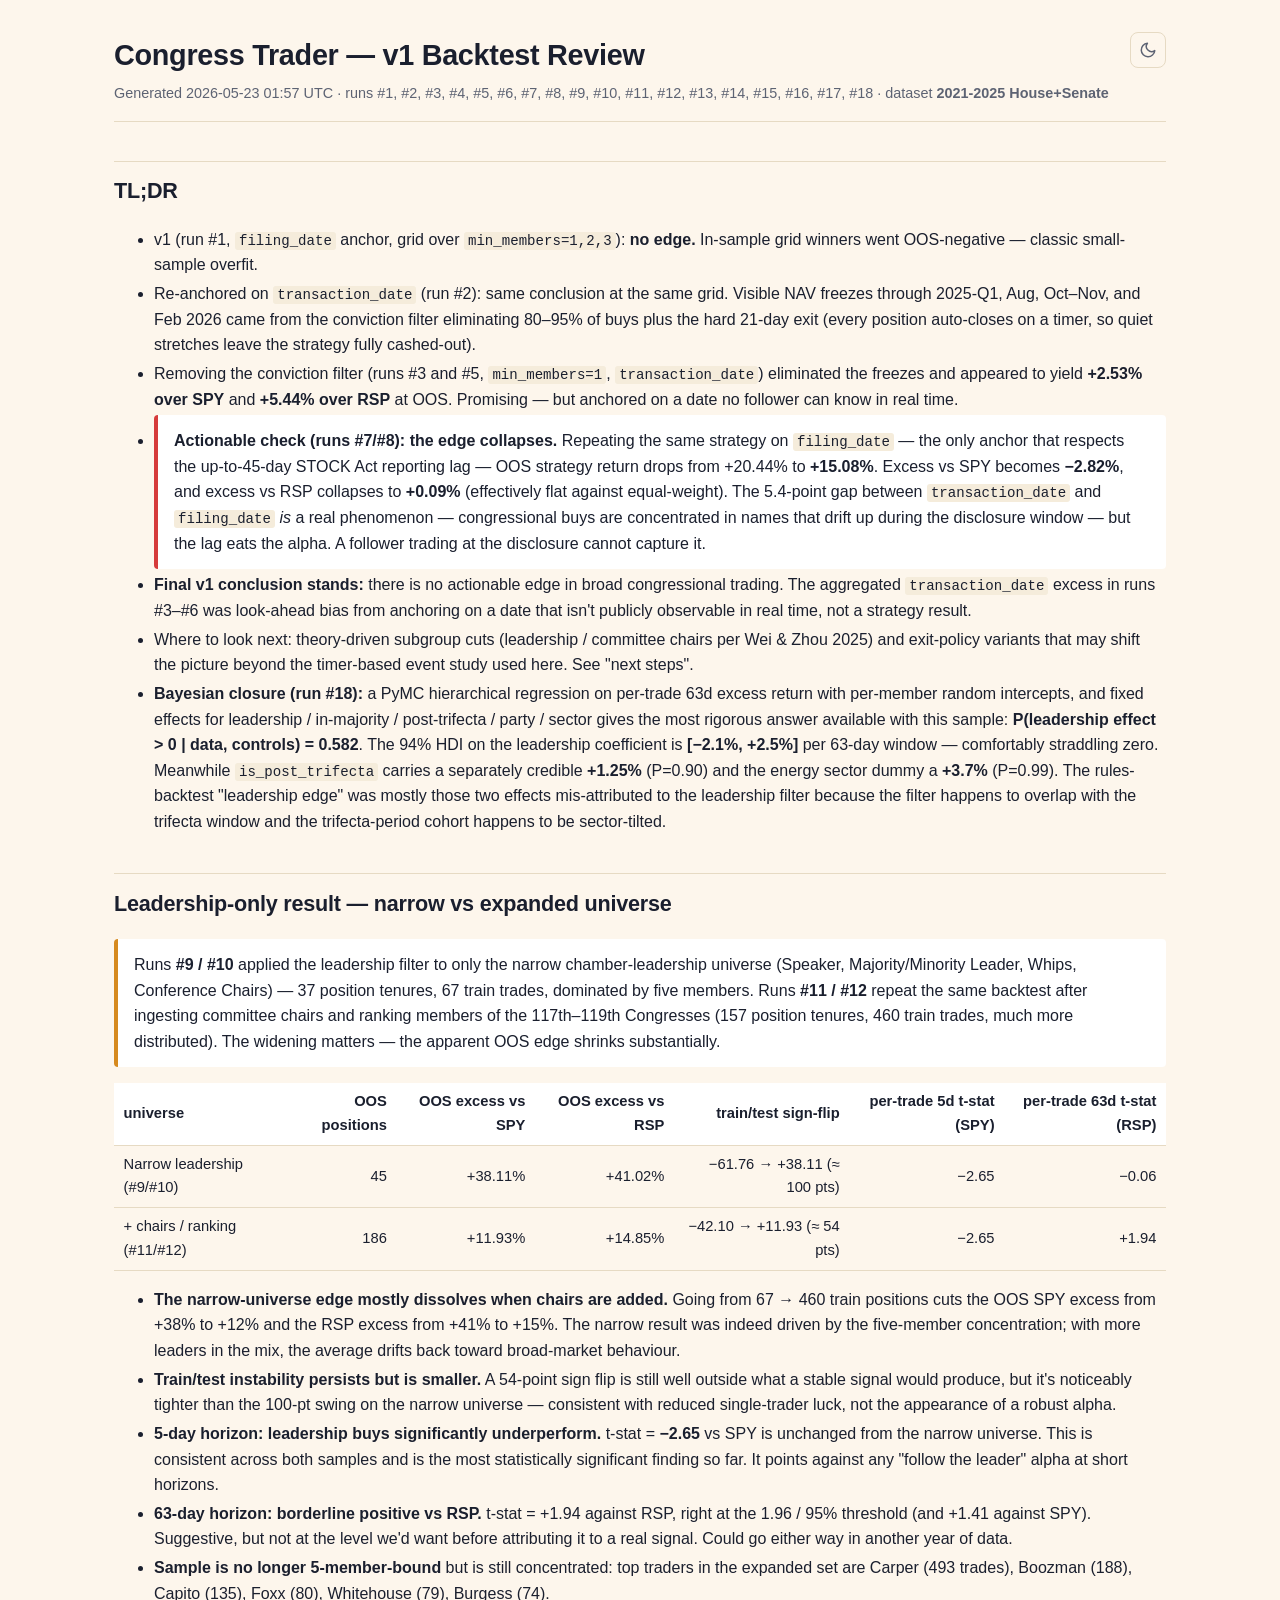
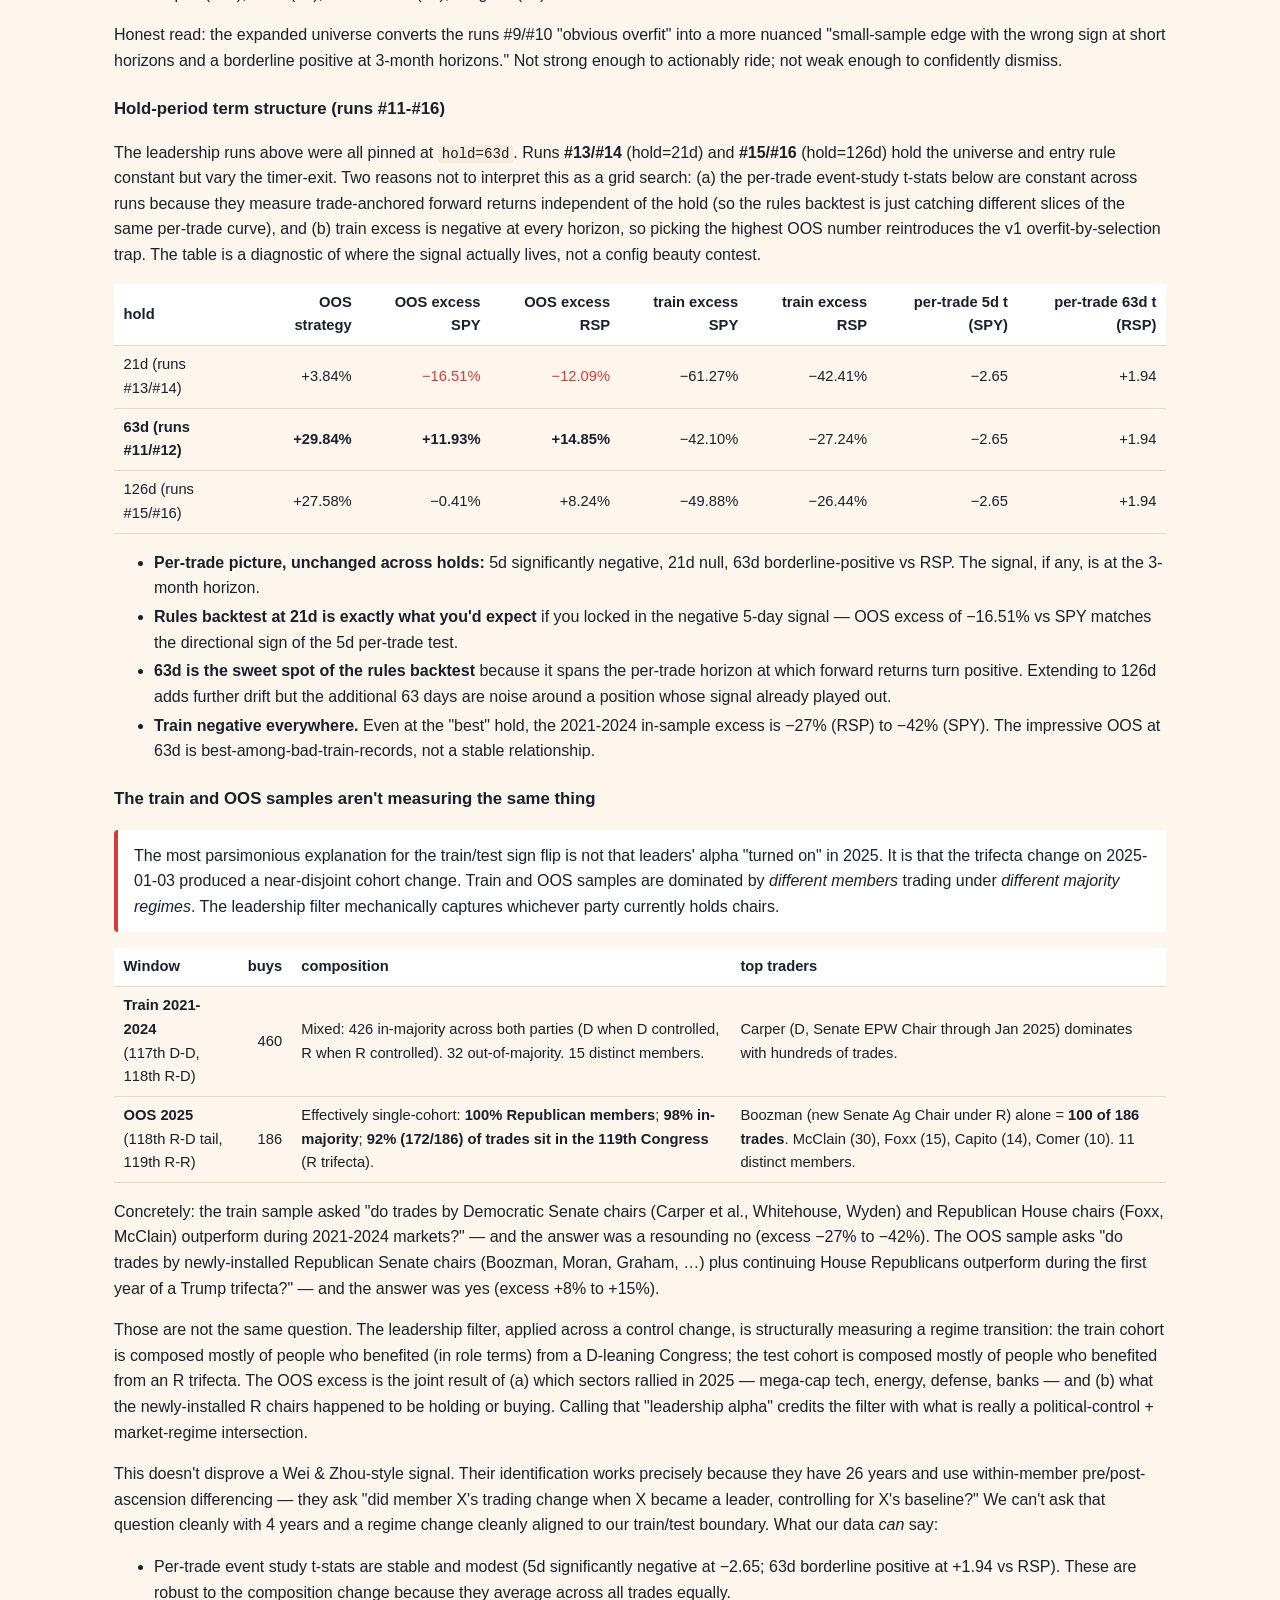
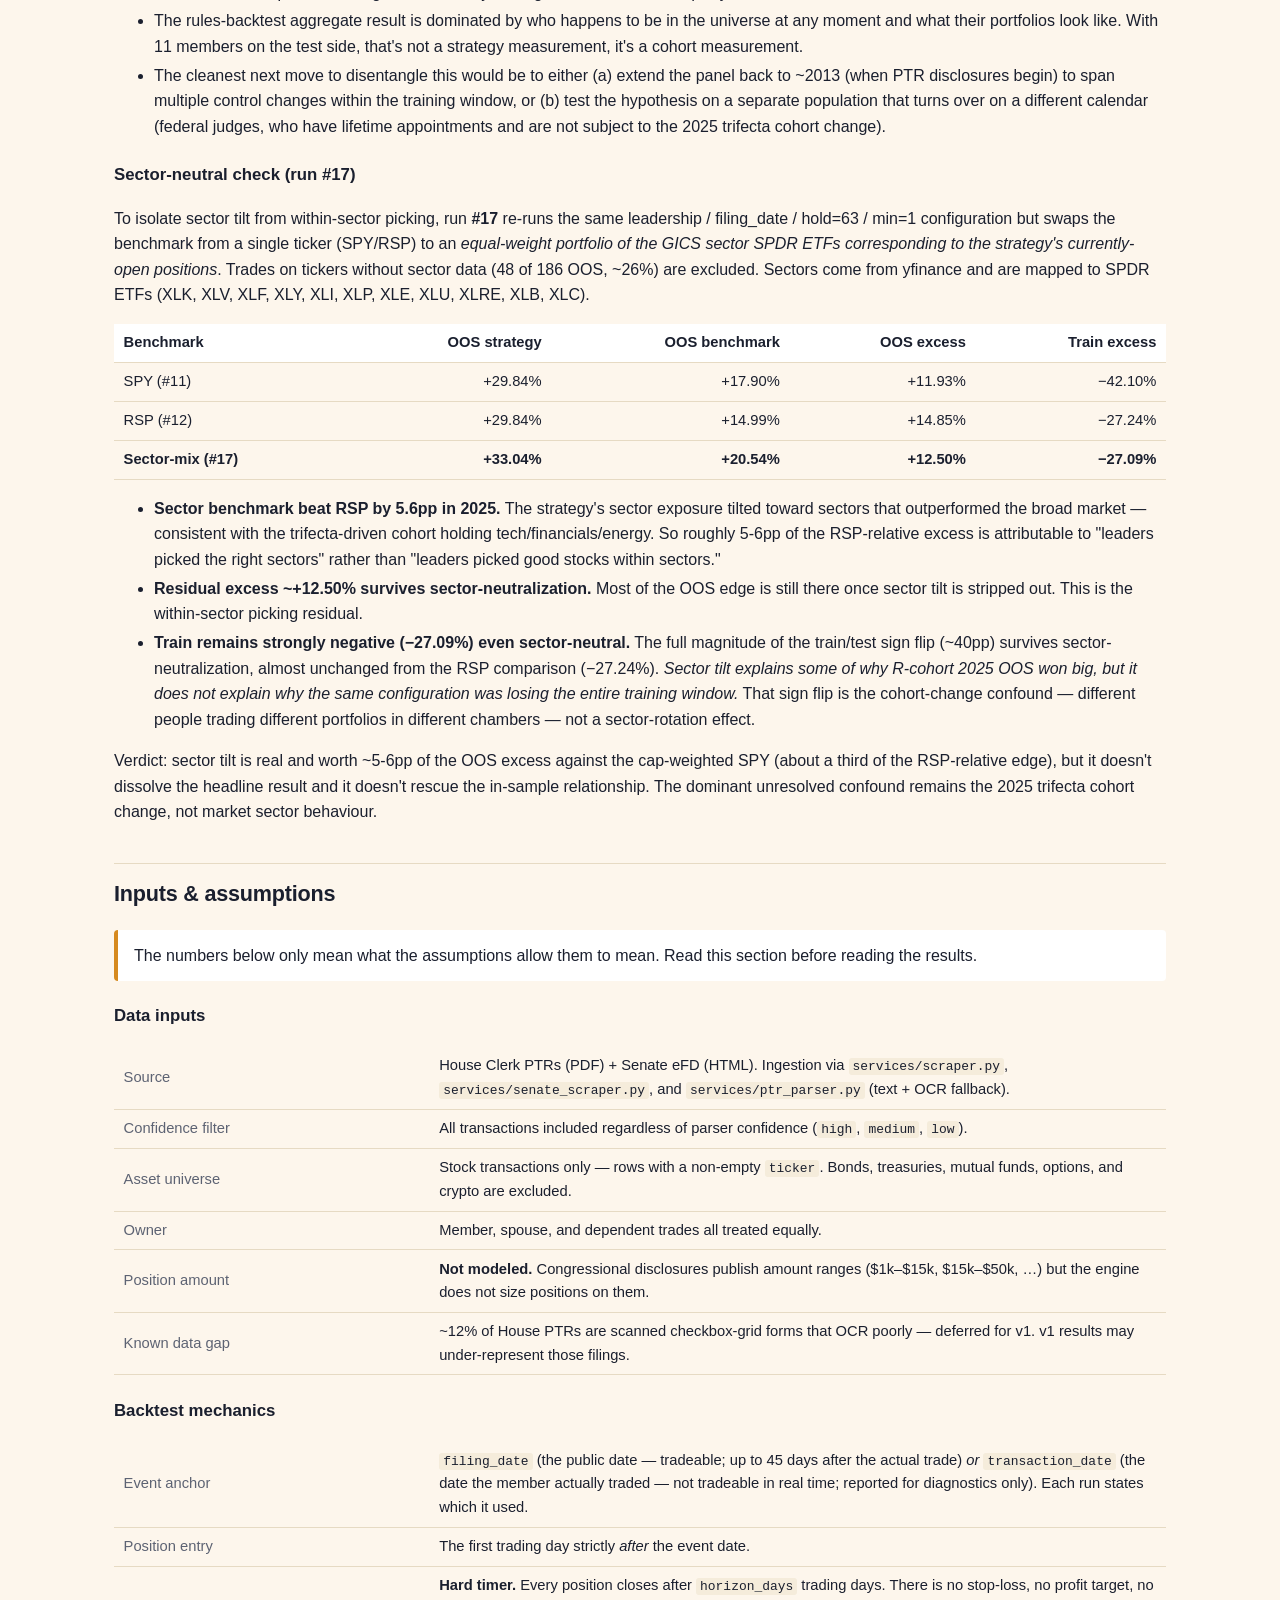
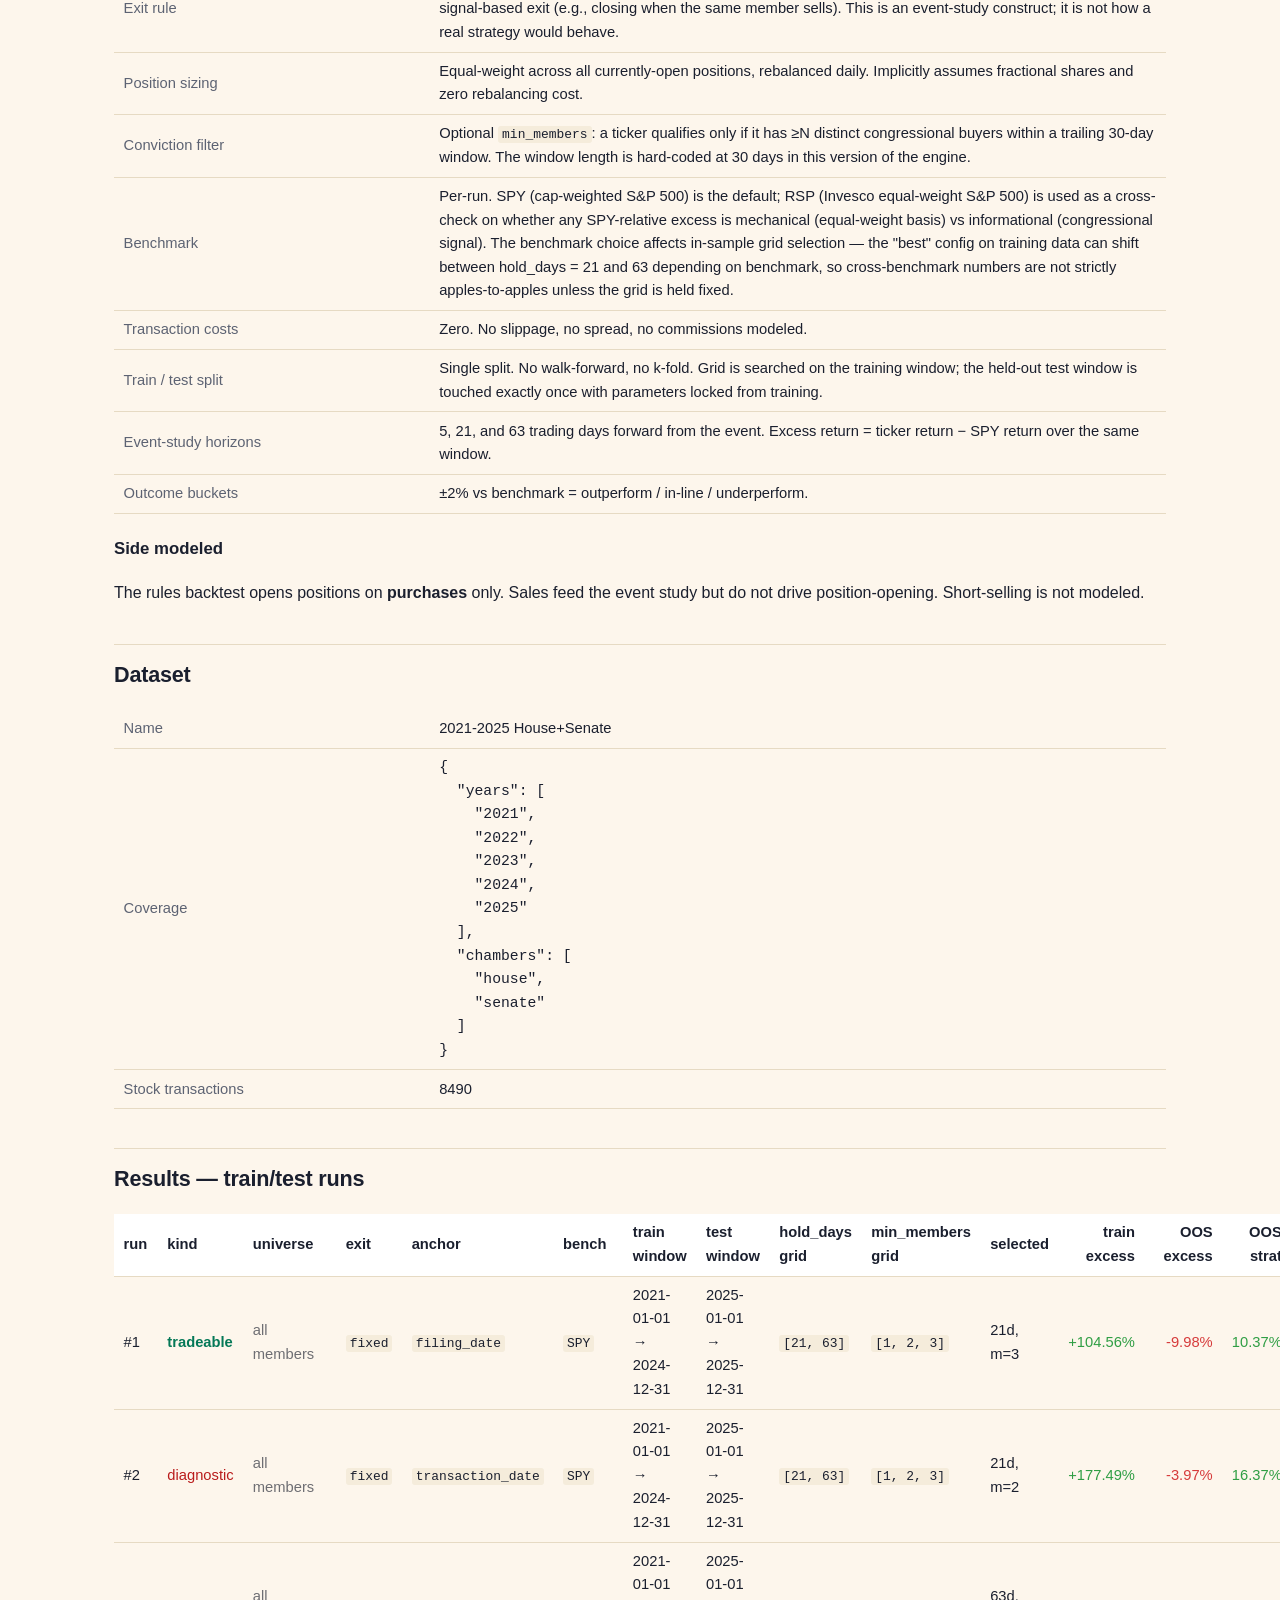
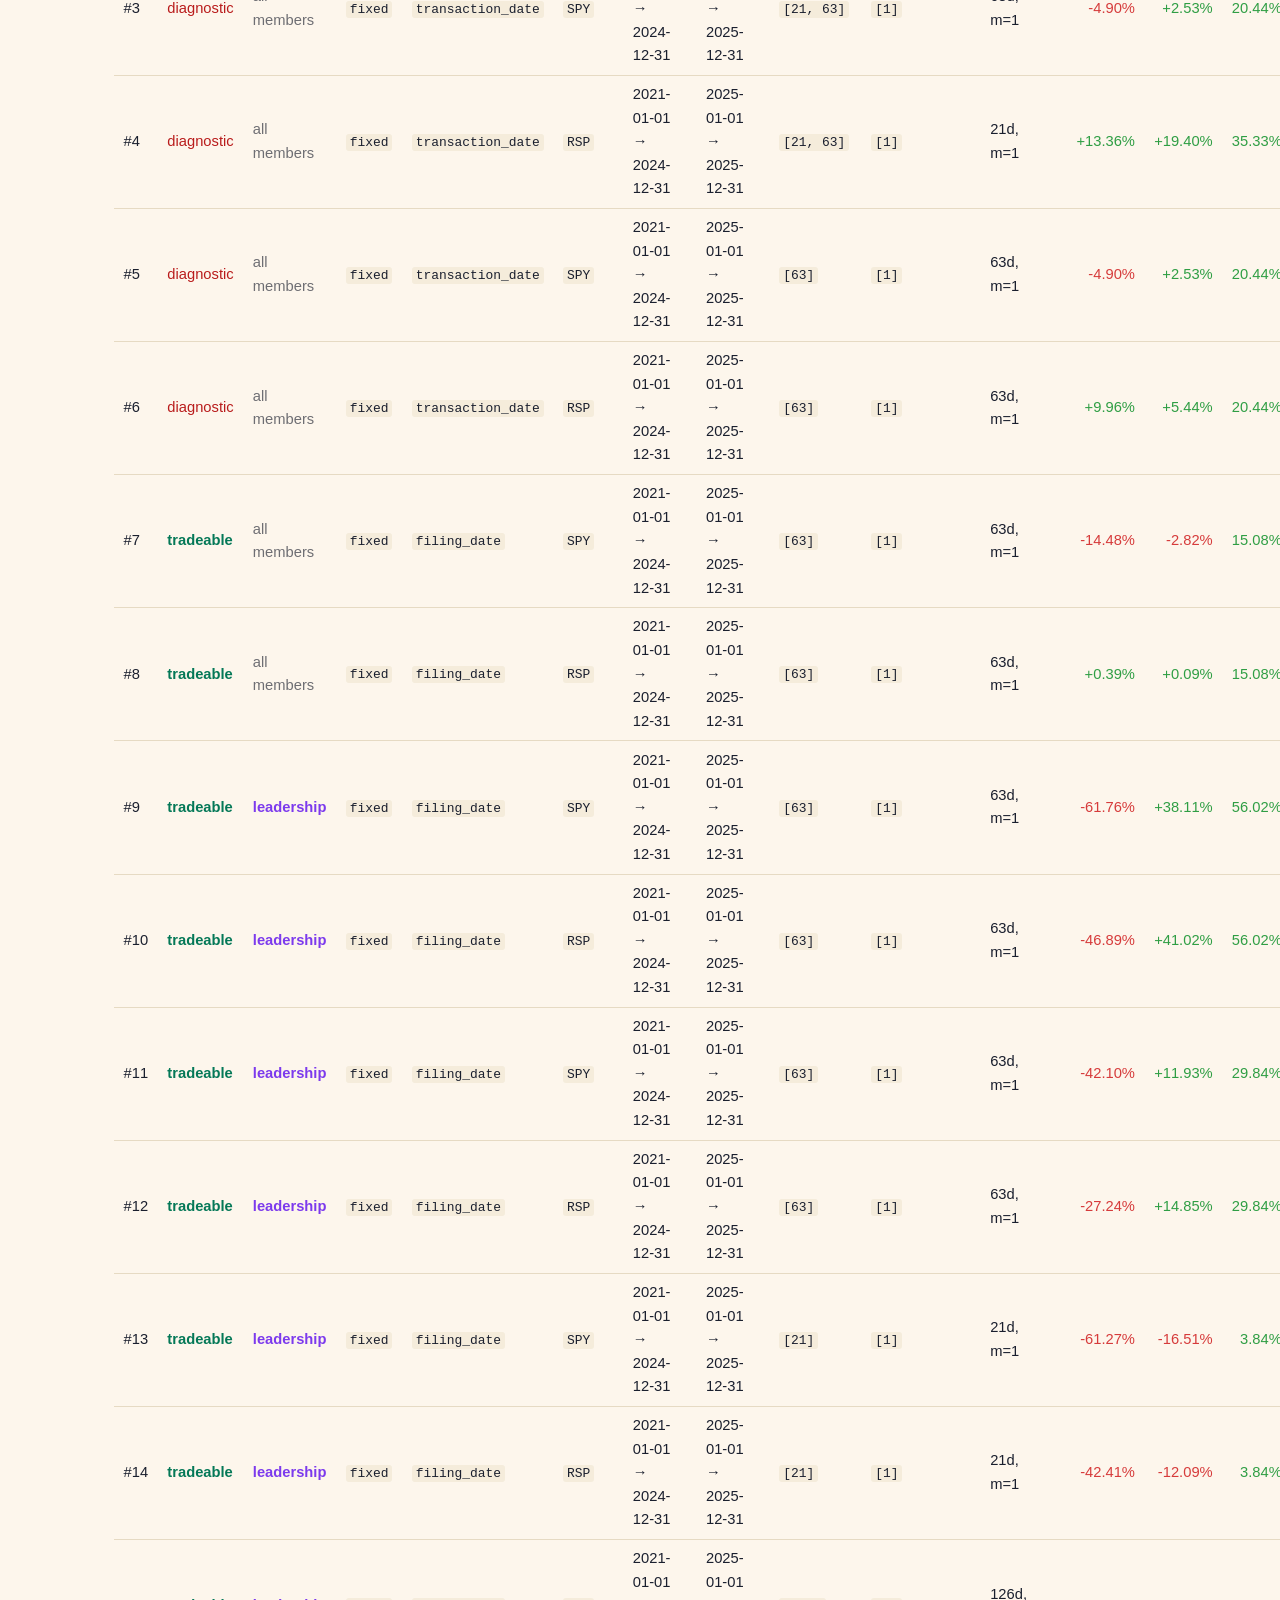
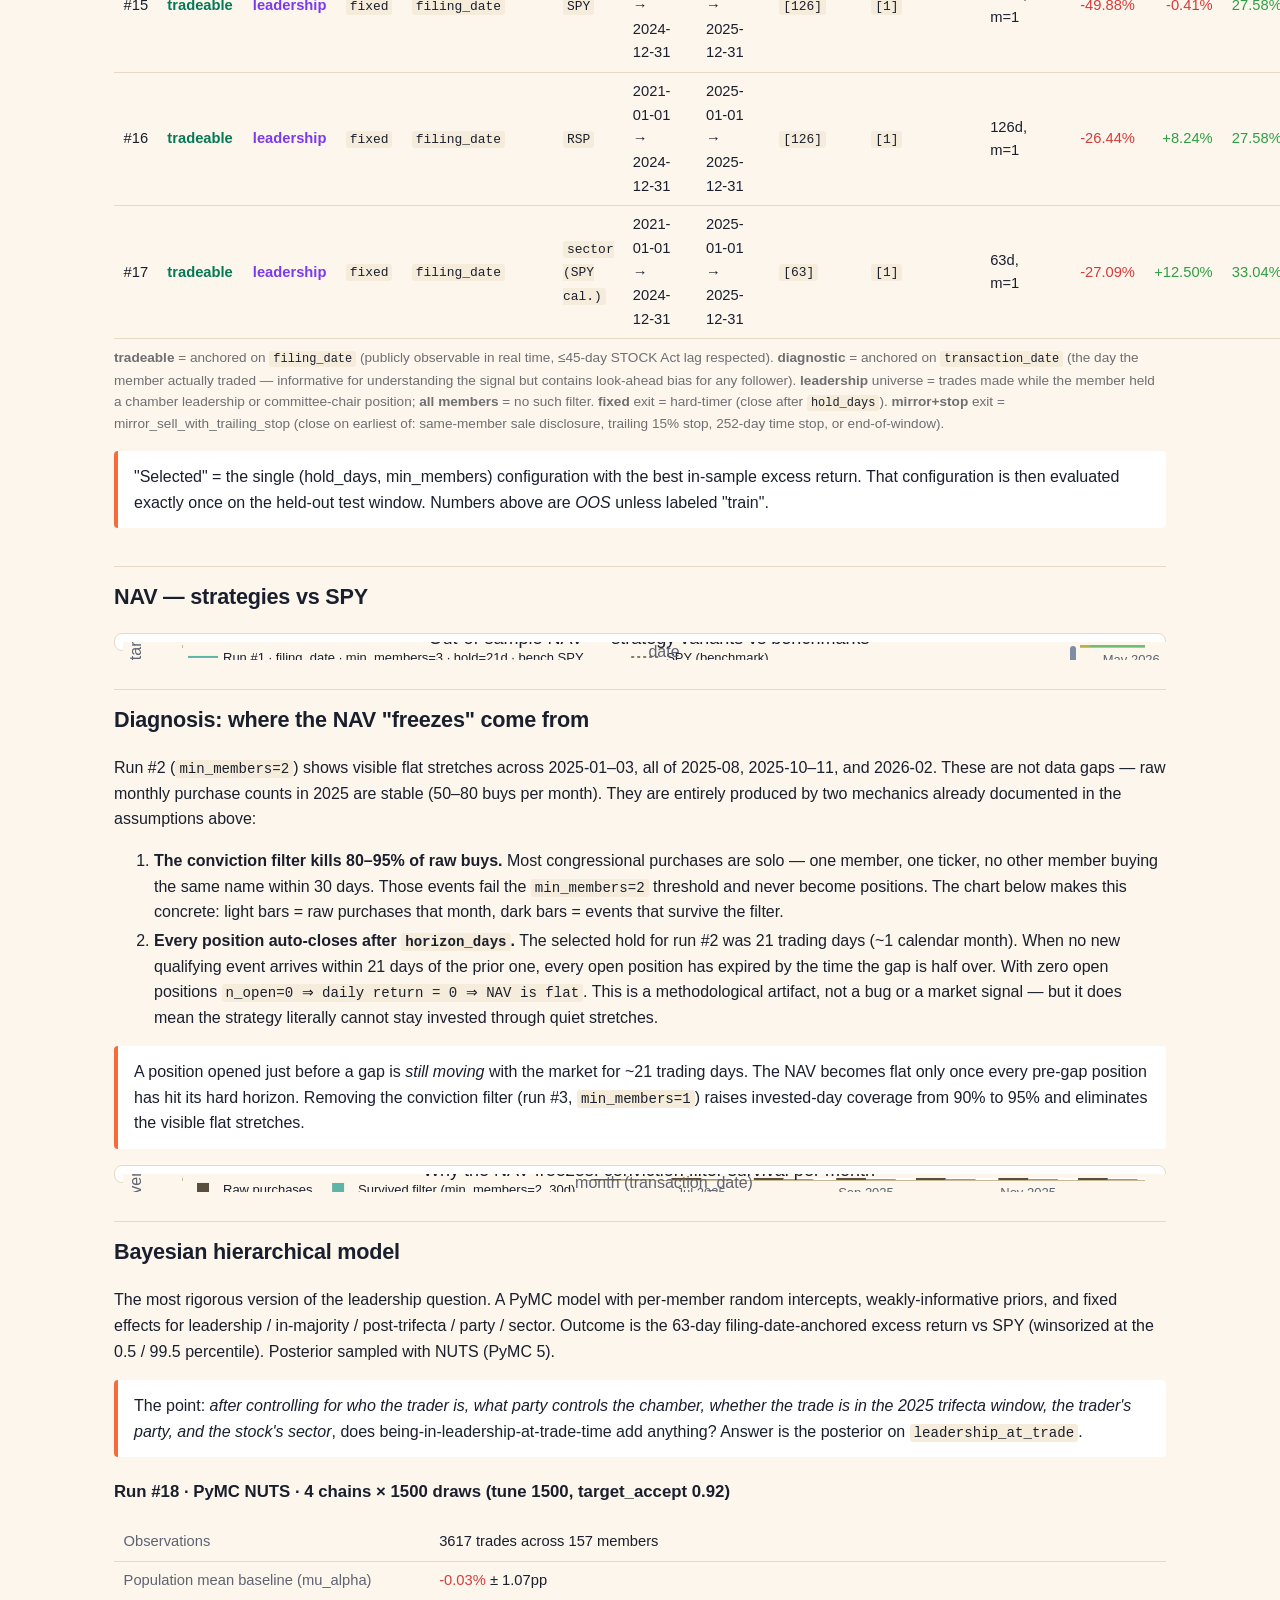
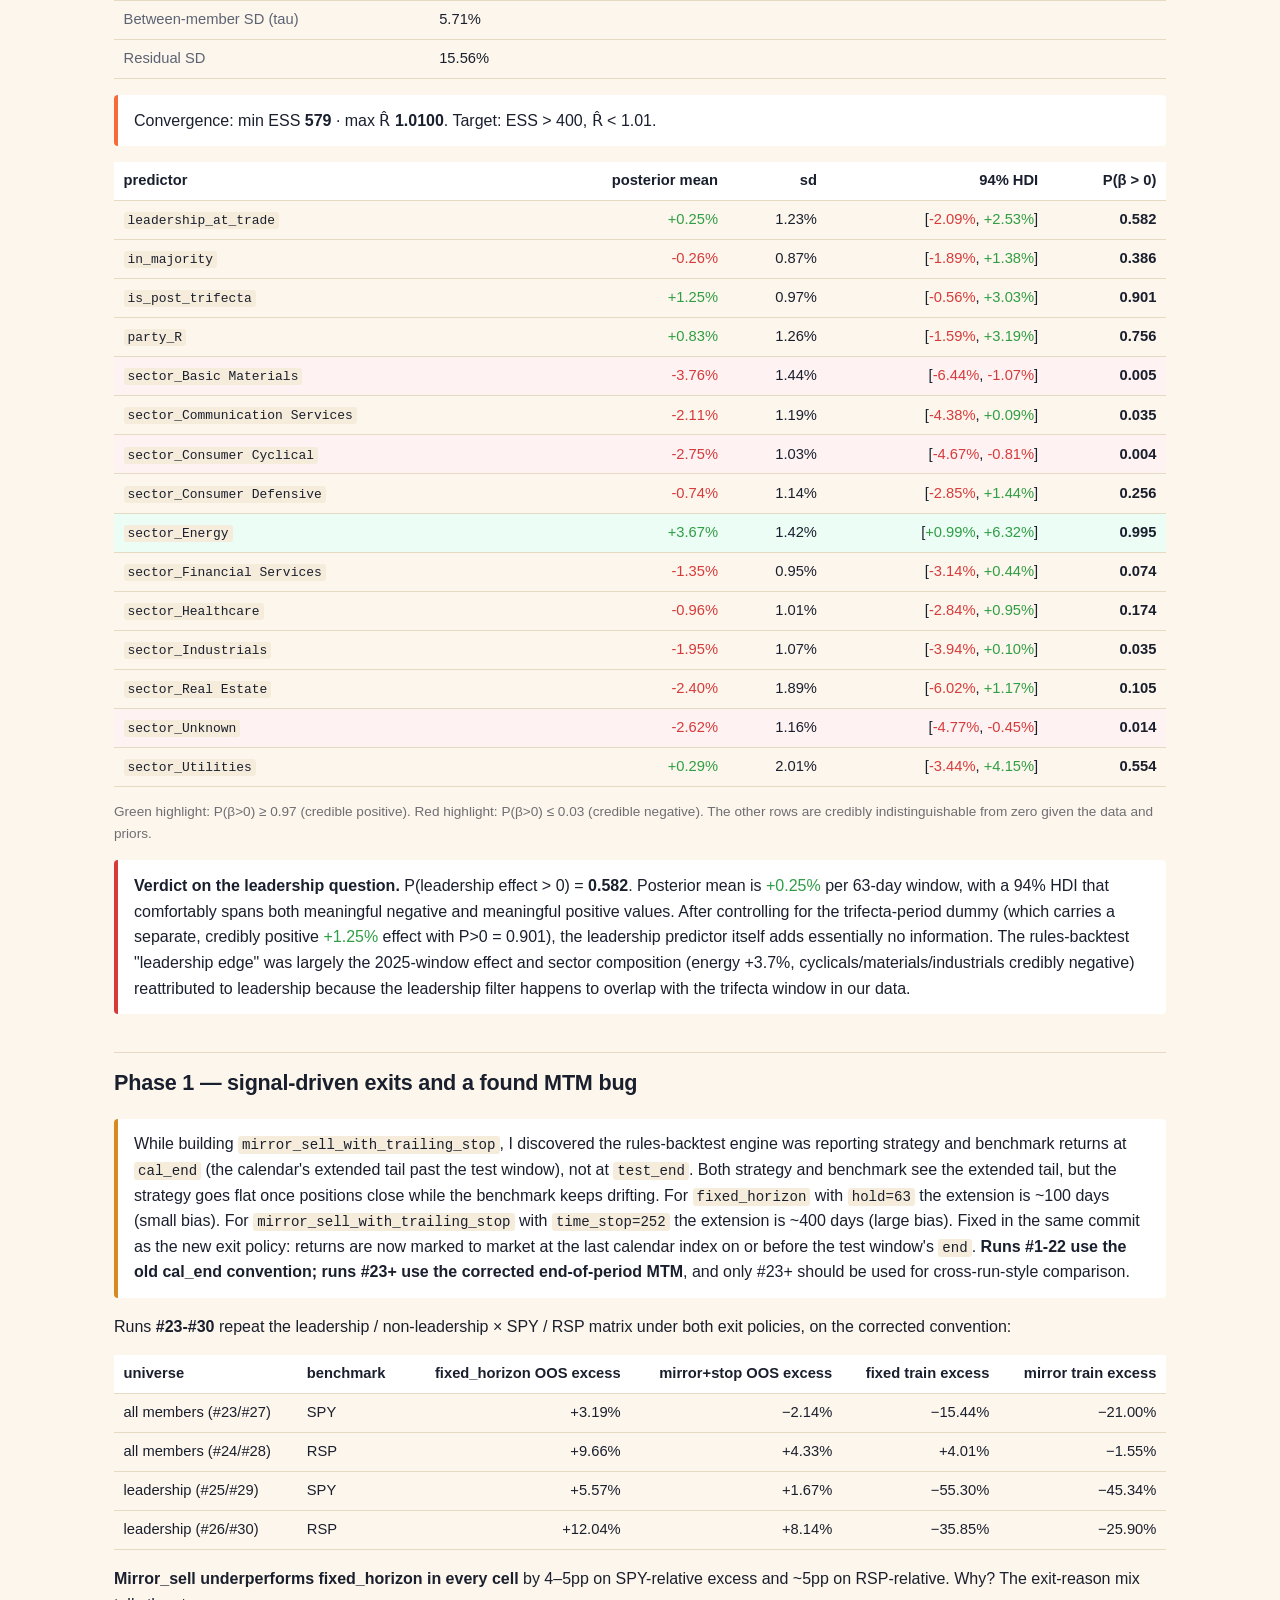
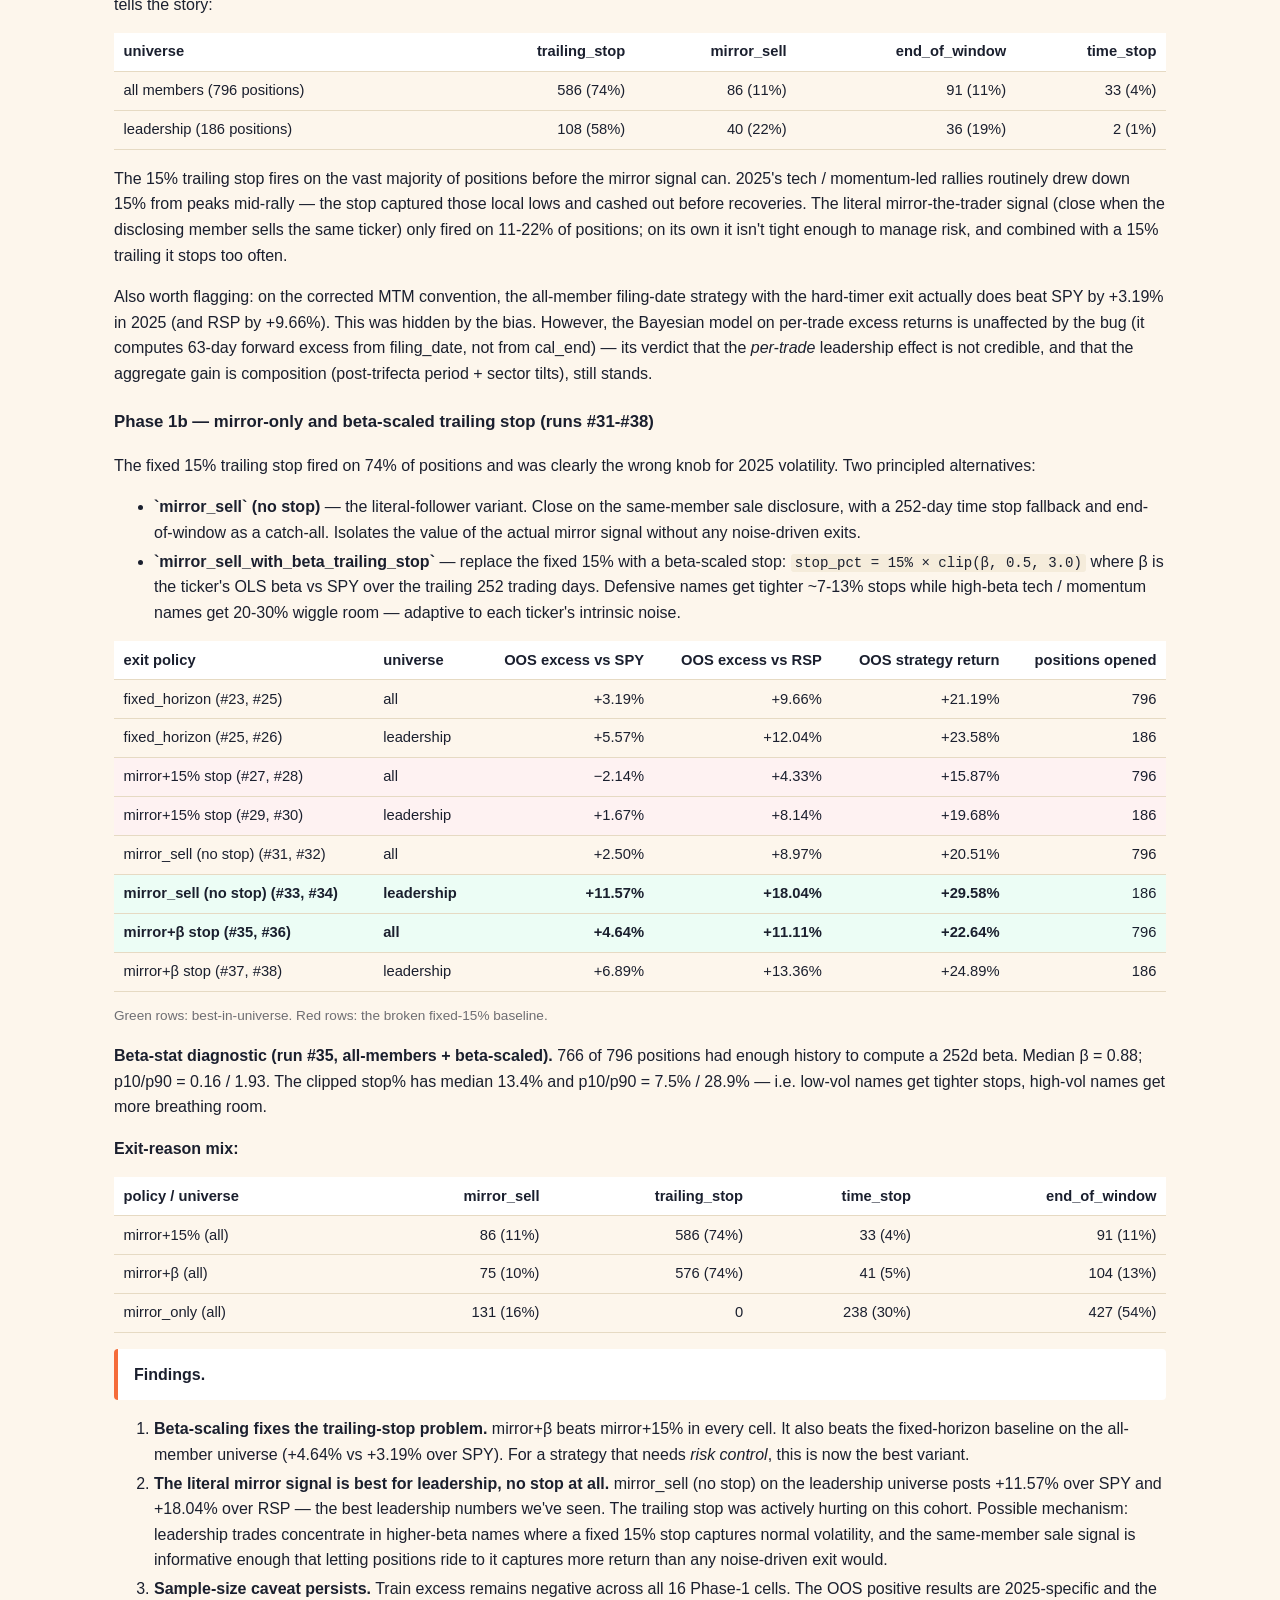
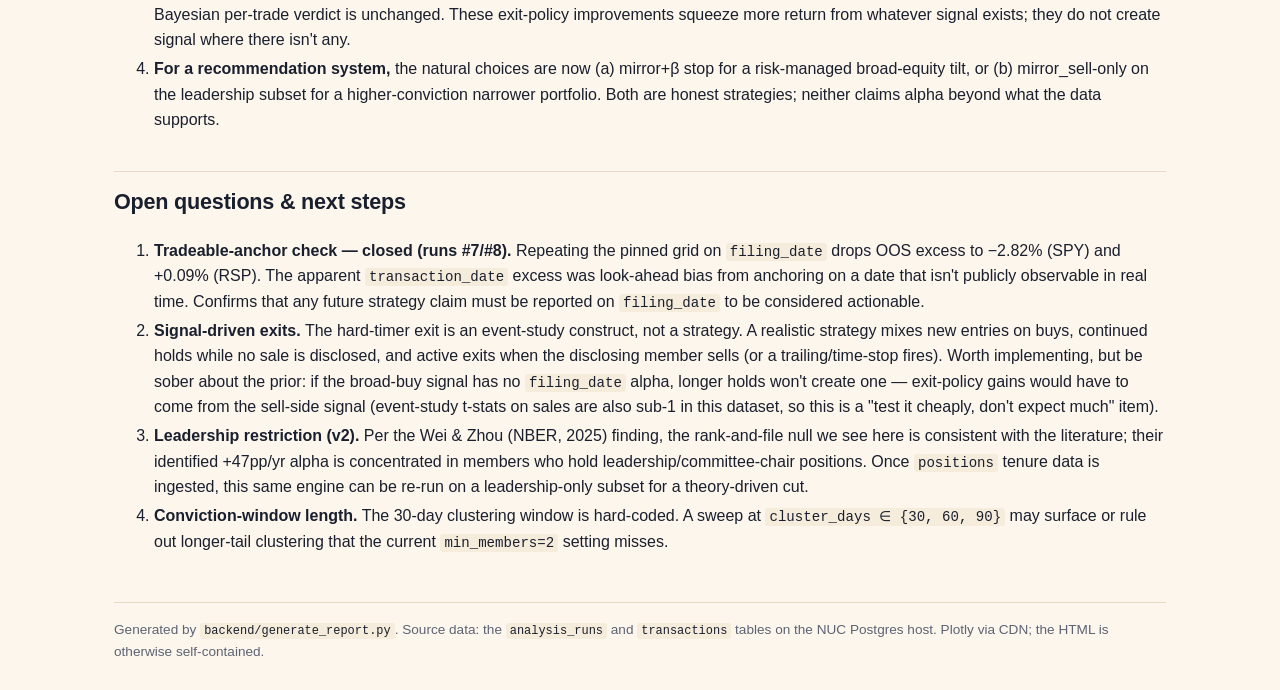
<file: reports/report_runs1-2-3-4-5-6-7-8-9-10-11-12-13-14-15-16-17-18_2026-05-22.html>
<!DOCTYPE html>
<html lang="en">

<head>
    <meta charset="utf-8">
    <title>Congress Trader — v1 Backtest Review</title>
    <link rel="preconnect" href="https://api.fontshare.com" crossorigin>
    <link href="https://api.fontshare.com/v2/css?f[]=satoshi@900,800,700,500,400&display=swap" rel="stylesheet">

    <script>
        (function () {
            var KEY = 'goosebase.palette';
            var ALL = [
                'warmMarsh',
                'sunset',
                'ember-blue',
                'forest-terminal',
                'retro-gold',
                'cyber-neon',
                'solarized-sand',
                'cleanmeter',
                'frankli',
                'nightSky'
            ];
            var DARK = 'warmMarsh', LIGHT = 'frankli';

            function readCache() {
                try {
                    var v = localStorage.getItem(KEY);
                    return ALL.indexOf(v) >= 0 ? v : null;
                } catch (_) { return null; }
            }
            function systemDefault() {
                try { return matchMedia('(prefers-color-scheme: light)').matches ? LIGHT : DARK; }
                catch (_) { return DARK; }
            }
            function setAttr(name) { document.documentElement.setAttribute('data-palette', name); }

            // Pre-paint: apply cached or system default.
            setAttr(readCache() || systemDefault());

            // Plotly relayout per palette. Trace colors stay baked at warmMarsh
            // (semantic teal/green/coral read fine on either page) — only the
            // chart frame switches.
            var THEME = {
                warmMarsh: {
                    paper: '#0f0d0a', plot: '#18130d', text: '#ede4d3', muted: '#8a7d68',
                    border: '#2e251a', borderStrong: '#3d3122', hoverBg: '#221a12'
                },
                frankli: {
                    paper: '#fdf6ec', plot: '#ffffff', text: '#1a1f2e', muted: '#5d6373',
                    border: '#e6dac3', borderStrong: '#ccb893', hoverBg: '#ffffff'
                },
                cleanmeter: {
                    paper: '#07090e', plot: '#0e131c', text: '#e6edf7', muted: '#758197',
                    border: '#1f2a3c', borderStrong: '#2d3a52', hoverBg: '#161e2b'
                },
                nightSky: {
                    paper: '#0d1117', plot: '#161b22', text: '#e6edf3', muted: '#8b949e',
                    border: '#30363d', borderStrong: '#444c56', hoverBg: '#1f2937'
                },
                sunset: {
                    paper: '#160a05', plot: '#211008', text: '#fff2dd', muted: '#b89878',
                    border: '#3a2418', borderStrong: '#523222', hoverBg: '#2e1810'
                }
            };

            function relayoutPlots() {
                if (typeof Plotly === 'undefined') return;
                var t = THEME[document.documentElement.getAttribute('data-palette')] || THEME.warmMarsh;
                var update = {
                    'paper_bgcolor': t.paper,
                    'plot_bgcolor': t.plot,
                    'font.color': t.text,
                    'hoverlabel.bgcolor': t.hoverBg,
                    'hoverlabel.bordercolor': t.borderStrong,
                    'hoverlabel.font.color': t.text,
                    'xaxis.gridcolor': t.border,
                    'xaxis.linecolor': t.borderStrong,
                    'xaxis.zerolinecolor': t.borderStrong,
                    'xaxis.tickfont.color': t.muted,
                    'xaxis.titlefont.color': t.muted,
                    'yaxis.gridcolor': t.border,
                    'yaxis.linecolor': t.borderStrong,
                    'yaxis.zerolinecolor': t.borderStrong,
                    'yaxis.tickfont.color': t.muted,
                    'yaxis.titlefont.color': t.muted,
                    'legend.font.color': t.text,
                    'title.font.color': t.text
                };
                document.querySelectorAll('.js-plotly-plot').forEach(function (el) {
                    try { Plotly.relayout(el, update); } catch (_) { /* skip */ }
                });
            }

            // Plotly graphs are rendered via inline scripts after <body>, so
            // relayout once everything (load event) has settled.
            window.addEventListener('load', function () {
                setTimeout(relayoutPlots, 50);
            });

            // Cross-tab sync: another tab toggled the theme.
            window.addEventListener('storage', function (e) {
                if (e.key === KEY && e.newValue && ALL.indexOf(e.newValue) >= 0) {
                    setAttr(e.newValue);
                    relayoutPlots();
                }
            });

            // Toggle button click handler.
            window.toggleReportTheme = function () {
                var cur = document.documentElement.getAttribute('data-palette');
                var next = (cur === LIGHT) ? DARK : LIGHT;
                setAttr(next);
                try { localStorage.setItem(KEY, next); } catch (_) { }
                relayoutPlots();
            };
        })();
    </script>

    <style>
        :root {
            --r-bg: #0f0d0a;
            --r-plot: #18130d;
            --r-surface: #221a12;
            --r-border: #2e251a;
            --r-text: #ede4d3;
            --r-muted: #8a7d68;
            --r-accent: #5fb4a8;
            --r-buy: #6fbf72;
            --r-sell: #e87060;
            --r-warn: #d6a936;
        }

        :root[data-palette="frankli"] {
            --r-bg: #fdf6ec;
            --r-plot: #ffffff;
            --r-surface: #f5ecdb;
            --r-border: #e6dac3;
            --r-text: #1a1f2e;
            --r-muted: #5d6373;
            --r-accent: #f56c3a;
            --r-buy: #2f9e44;
            --r-sell: #d63b3b;
            --r-warn: #d68a1f;
        }

        * {
            box-sizing: border-box;
        }

        body {
            font-family: Satoshi, -apple-system, BlinkMacSystemFont, 'Segoe UI', Roboto, sans-serif;
            background: var(--r-bg);
            color: var(--r-text);
            max-width: 1100px;
            margin: 2rem auto;
            padding: 0 1.5rem;
            line-height: 1.6;
            -webkit-font-smoothing: antialiased;
            transition: background 0.25s, color 0.25s;
        }

        .report-header-inner {
            display: flex;
            align-items: flex-start;
            gap: 16px;
            border-bottom: 1px solid var(--r-border);
            padding-bottom: 1rem;
            margin-bottom: 2rem;
        }

        .report-header-inner .titles {
            flex: 1;
        }

        .report-header-inner h1 {
            margin: 0 0 0.25rem;
            font-size: 1.8rem;
            font-weight: 800;
            letter-spacing: -0.01em;
            color: var(--r-text);
        }

        .report-header-inner .meta {
            color: var(--r-muted);
            font-size: 0.9rem;
        }

        h2 {
            margin-top: 2.4rem;
            padding-top: 0.8rem;
            border-top: 1px solid var(--r-border);
            font-size: 1.35rem;
            font-weight: 700;
            color: var(--r-text);
            letter-spacing: -0.01em;
        }

        h3 {
            margin-top: 1.4rem;
            font-size: 1.05rem;
            font-weight: 700;
            color: var(--r-text);
        }

        em {
            color: var(--r-text);
        }

        .callout {
            background: var(--r-plot);
            border-left: 4px solid var(--r-accent);
            padding: 0.8rem 1rem;
            border-radius: 4px;
            margin: 1rem 0;
            color: var(--r-text);
        }

        .callout.warn {
            border-left-color: var(--r-warn);
        }

        .callout.crit {
            border-left-color: var(--r-sell);
        }

        .callout.good {
            border-left-color: var(--r-buy);
        }

        table {
            width: 100%;
            border-collapse: collapse;
            margin: 0.5rem 0;
            font-size: 0.92rem;
        }

        th,
        td {
            text-align: left;
            padding: 0.45rem 0.6rem;
            border-bottom: 1px solid var(--r-border);
        }

        th {
            background: var(--r-plot);
            font-weight: 600;
            color: var(--r-text);
        }

        td.num,
        th.num {
            text-align: right;
            font-variant-numeric: tabular-nums;
        }

        .pos {
            color: var(--r-buy);
        }

        .neg {
            color: var(--r-sell);
        }

        .kvtable td.key {
            font-weight: 500;
            color: var(--r-muted);
            width: 30%;
        }

        code,
        kbd {
            font-family: ui-monospace, 'JetBrains Mono', 'SF Mono', Menlo, monospace;
            background: var(--r-surface);
            padding: 1px 4px;
            border-radius: 3px;
            font-size: 0.88em;
            color: var(--r-text);
        }

        .chart {
            margin: 1rem 0 1.5rem;
            background: var(--r-plot);
            border: 1px solid var(--r-border);
            border-radius: 8px;
            padding: 8px;
        }

        ul.tight li,
        ol.tight li {
            margin: 0.2rem 0;
        }

        a {
            color: var(--r-accent);
            text-decoration: none;
        }

        a:hover {
            filter: brightness(1.15);
        }

        footer {
            margin-top: 3rem;
            padding-top: 1rem;
            border-top: 1px solid var(--r-border);
            color: var(--r-muted);
            font-size: 0.85rem;
        }

        .theme-toggle {
            display: inline-flex;
            align-items: center;
            justify-content: center;
            width: 36px;
            height: 36px;
            padding: 0;
            background: transparent;
            border: 1px solid var(--r-border);
            border-radius: 8px;
            color: var(--r-muted);
            cursor: pointer;
            transition: color .15s, border-color .15s, background .15s;
            flex-shrink: 0;
        }

        .theme-toggle:hover {
            color: var(--r-text);
            border-color: var(--r-muted);
        }

        .theme-toggle .icon-sun {
            display: block;
        }

        .theme-toggle .icon-moon {
            display: none;
        }

        :root[data-palette="frankli"] .theme-toggle .icon-sun {
            display: none;
        }

        :root[data-palette="frankli"] .theme-toggle .icon-moon {
            display: block;
        }
    </style>
    <script src="https://cdn.plot.ly/plotly-2.27.0.min.js"></script>
</head>

<body>
    <header>
        <div class="report-header-inner">
            <div class="titles">
                <h1>Congress Trader — v1 Backtest Review</h1>
                <div class="meta">Generated 2026-05-23 01:57 UTC
                    · runs #1, #2, #3, #4, #5, #6, #7, #8, #9, #10, #11, #12, #13, #14, #15, #16, #17, #18
                    · dataset <b>2021-2025 House+Senate</b></div>
            </div>

            <button class="theme-toggle" type="button" onclick="toggleReportTheme()"
                aria-label="Toggle dark/light theme" title="Toggle theme">
                <svg class="icon-sun" viewBox="0 0 24 24" width="18" height="18" fill="none" stroke="currentColor"
                    stroke-width="2" stroke-linecap="round" stroke-linejoin="round" aria-hidden="true">
                    <circle cx="12" cy="12" r="4" />
                    <path d="M12 2v2" />
                    <path d="M12 20v2" />
                    <path d="m4.93 4.93 1.41 1.41" />
                    <path d="m17.66 17.66 1.41 1.41" />
                    <path d="M2 12h2" />
                    <path d="M20 12h2" />
                    <path d="m4.93 19.07 1.41-1.41" />
                    <path d="m17.66 6.34 1.41-1.41" />
                </svg>
                <svg class="icon-moon" viewBox="0 0 24 24" width="18" height="18" fill="none" stroke="currentColor"
                    stroke-width="2" stroke-linecap="round" stroke-linejoin="round" aria-hidden="true">
                    <path d="M21 12.79A9 9 0 1 1 11.21 3 7 7 0 0 0 21 12.79z" />
                </svg>
            </button>

        </div>
    </header>

    <h2 id="tldr">TL;DR</h2>
    <ul class="tight">
        <li>v1 (run #1, <code>filing_date</code> anchor, grid over
            <code>min_members=1,2,3</code>): <b>no edge.</b> In-sample grid
            winners went OOS-negative — classic small-sample overfit.
        </li>
        <li>Re-anchored on <code>transaction_date</code> (run #2): same conclusion
            at the same grid. Visible NAV freezes through 2025-Q1, Aug, Oct–Nov,
            and Feb 2026 came from the conviction filter eliminating 80–95% of
            buys plus the hard 21-day exit (every position auto-closes on a
            timer, so quiet stretches leave the strategy fully cashed-out).</li>
        <li>Removing the conviction filter (runs #3 and #5,
            <code>min_members=1</code>, <code>transaction_date</code>) eliminated
            the freezes and appeared to yield <b>+2.53% over SPY</b> and
            <b>+5.44% over RSP</b> at OOS. Promising — but anchored on a date no
            follower can know in real time.
        </li>
        <li class="callout crit"><b>Actionable check (runs #7/#8): the edge
                collapses.</b> Repeating the same strategy on <code>filing_date</code>
            — the only anchor that respects the up-to-45-day STOCK Act
            reporting lag — OOS strategy return drops from +20.44% to
            <b>+15.08%</b>. Excess vs SPY becomes <b>−2.82%</b>, and excess vs
            RSP collapses to <b>+0.09%</b> (effectively flat against
            equal-weight). The 5.4-point gap between
            <code>transaction_date</code> and <code>filing_date</code>
            <em>is</em> a real phenomenon — congressional buys are concentrated
            in names that drift up during the disclosure window — but the lag
            eats the alpha. A follower trading at the disclosure cannot
            capture it.
        </li>
        <li><b>Final v1 conclusion stands:</b> there is no actionable edge in
            broad congressional trading. The aggregated <code>transaction_date</code>
            excess in runs #3–#6 was look-ahead bias from anchoring on a date
            that isn't publicly observable in real time, not a strategy
            result.</li>
        <li>Where to look next: theory-driven subgroup cuts (leadership /
            committee chairs per Wei &amp; Zhou 2025) and exit-policy variants
            that may shift the picture beyond the timer-based event study used
            here. See "next steps".</li>
        <li><b>Bayesian closure (run #18):</b> a PyMC hierarchical regression
            on per-trade 63d excess return with per-member random intercepts,
            and fixed effects for leadership / in-majority / post-trifecta /
            party / sector gives the most rigorous answer available with this
            sample:
            <b>P(leadership effect &gt; 0 | data, controls) = 0.582</b>.
            The 94% HDI on the leadership coefficient is
            <b>[−2.1%, +2.5%]</b> per 63-day window — comfortably straddling zero.
            Meanwhile <code>is_post_trifecta</code> carries a separately
            credible <b>+1.25%</b> (P=0.90) and the energy sector dummy a
            <b>+3.7%</b> (P=0.99). The rules-backtest "leadership edge" was
            mostly those two effects mis-attributed to the leadership filter
            because the filter happens to overlap with the trifecta window
            and the trifecta-period cohort happens to be sector-tilted.
        </li>
    </ul>

    <h2 id="leadership-prelim">Leadership-only result — narrow vs expanded universe</h2>
    <p class="callout warn">
        Runs <b>#9 / #10</b> applied the leadership filter to only the narrow
        chamber-leadership universe (Speaker, Majority/Minority Leader, Whips,
        Conference Chairs) — 37 position tenures, 67 train trades, dominated
        by five members. Runs <b>#11 / #12</b> repeat the same backtest after
        ingesting committee chairs and ranking members of the 117th–119th
        Congresses (157 position tenures, 460 train trades, much more
        distributed). The widening matters — the apparent OOS edge shrinks
        substantially.
    </p>
    <table>
        <thead>
            <tr>
                <th>universe</th>
                <th class='num'>OOS positions</th>
                <th class='num'>OOS excess vs SPY</th>
                <th class='num'>OOS excess vs RSP</th>
                <th class='num'>train/test sign-flip</th>
                <th class='num'>per-trade 5d t-stat (SPY)</th>
                <th class='num'>per-trade 63d t-stat (RSP)</th>
            </tr>
        </thead>
        <tbody>
            <tr>
                <td>Narrow leadership (#9/#10)</td>
                <td class='num'>45</td>
                <td class='num'>+38.11%</td>
                <td class='num'>+41.02%</td>
                <td class='num'>−61.76 → +38.11 (≈ 100 pts)</td>
                <td class='num'>−2.65</td>
                <td class='num'>−0.06</td>
            </tr>
            <tr>
                <td>+ chairs / ranking (#11/#12)</td>
                <td class='num'>186</td>
                <td class='num'>+11.93%</td>
                <td class='num'>+14.85%</td>
                <td class='num'>−42.10 → +11.93 (≈ 54 pts)</td>
                <td class='num'>−2.65</td>
                <td class='num'>+1.94</td>
            </tr>
        </tbody>
    </table>
    <ul class="tight">
        <li><b>The narrow-universe edge mostly dissolves when chairs are added.</b>
            Going from 67 → 460 train positions cuts the OOS SPY excess from
            +38% to +12% and the RSP excess from +41% to +15%. The narrow
            result was indeed driven by the five-member concentration; with
            more leaders in the mix, the average drifts back toward broad-market
            behaviour.</li>
        <li><b>Train/test instability persists but is smaller.</b> A 54-point
            sign flip is still well outside what a stable signal would produce,
            but it's noticeably tighter than the 100-pt swing on the narrow
            universe — consistent with reduced single-trader luck, not the
            appearance of a robust alpha.</li>
        <li><b>5-day horizon: leadership buys significantly underperform.</b>
            t-stat = <b>−2.65</b> vs SPY is unchanged from the narrow universe.
            This is consistent across both samples and is the most statistically
            significant finding so far. It points against any "follow the
            leader" alpha at short horizons.</li>
        <li><b>63-day horizon: borderline positive vs RSP.</b> t-stat = +1.94
            against RSP, right at the 1.96 / 95% threshold (and +1.41 against
            SPY). Suggestive, but not at the level we'd want before
            attributing it to a real signal. Could go either way in another
            year of data.</li>
        <li><b>Sample is no longer 5-member-bound</b> but is still concentrated:
            top traders in the expanded set are Carper (493 trades),
            Boozman (188), Capito (135), Foxx (80), Whitehouse (79),
            Burgess (74).</li>
    </ul>
    <p>
        Honest read: the expanded universe converts the runs #9/#10
        "obvious overfit" into a more nuanced "small-sample edge with
        the wrong sign at short horizons and a borderline positive at
        3-month horizons." Not strong enough to actionably ride; not
        weak enough to confidently dismiss.
    </p>

    <h3 id="term-structure">Hold-period term structure (runs #11-#16)</h3>
    <p>
        The leadership runs above were all pinned at <code>hold=63d</code>.
        Runs <b>#13/#14</b> (hold=21d) and <b>#15/#16</b> (hold=126d) hold the
        universe and entry rule constant but vary the timer-exit. Two reasons
        not to interpret this as a grid search: (a) the per-trade event-study
        t-stats below are constant across runs because they measure
        trade-anchored forward returns independent of the hold (so the rules
        backtest is just catching different slices of the same per-trade
        curve), and (b) train excess is negative at every horizon, so picking
        the highest OOS number reintroduces the v1 overfit-by-selection trap.
        The table is a diagnostic of where the signal actually lives, not a
        config beauty contest.
    </p>
    <table>
        <thead>
            <tr>
                <th>hold</th>
                <th class='num'>OOS strategy</th>
                <th class='num'>OOS excess SPY</th>
                <th class='num'>OOS excess RSP</th>
                <th class='num'>train excess SPY</th>
                <th class='num'>train excess RSP</th>
                <th class='num'>per-trade 5d t (SPY)</th>
                <th class='num'>per-trade 63d t (RSP)</th>
            </tr>
        </thead>
        <tbody>
            <tr>
                <td>21d (runs #13/#14)</td>
                <td class='num'>+3.84%</td>
                <td class='num'><span class='neg'>−16.51%</span></td>
                <td class='num'><span class='neg'>−12.09%</span></td>
                <td class='num'>−61.27%</td>
                <td class='num'>−42.41%</td>
                <td class='num'>−2.65</td>
                <td class='num'>+1.94</td>
            </tr>
            <tr>
                <td><b>63d (runs #11/#12)</b></td>
                <td class='num'><b>+29.84%</b></td>
                <td class='num'><b>+11.93%</b></td>
                <td class='num'><b>+14.85%</b></td>
                <td class='num'>−42.10%</td>
                <td class='num'>−27.24%</td>
                <td class='num'>−2.65</td>
                <td class='num'>+1.94</td>
            </tr>
            <tr>
                <td>126d (runs #15/#16)</td>
                <td class='num'>+27.58%</td>
                <td class='num'>−0.41%</td>
                <td class='num'>+8.24%</td>
                <td class='num'>−49.88%</td>
                <td class='num'>−26.44%</td>
                <td class='num'>−2.65</td>
                <td class='num'>+1.94</td>
            </tr>
        </tbody>
    </table>
    <ul class="tight">
        <li><b>Per-trade picture, unchanged across holds:</b> 5d significantly
            negative, 21d null, 63d borderline-positive vs RSP. The signal, if
            any, is at the 3-month horizon.</li>
        <li><b>Rules backtest at 21d is exactly what you'd expect</b> if you
            locked in the negative 5-day signal — OOS excess of −16.51% vs SPY
            matches the directional sign of the 5d per-trade test.</li>
        <li><b>63d is the sweet spot of the rules backtest</b> because it spans
            the per-trade horizon at which forward returns turn positive.
            Extending to 126d adds further drift but the additional 63 days are
            noise around a position whose signal already played out.</li>
        <li><b>Train negative everywhere.</b> Even at the "best" hold, the
            2021-2024 in-sample excess is −27% (RSP) to −42% (SPY). The
            impressive OOS at 63d is best-among-bad-train-records, not a stable
            relationship.</li>
    </ul>

    <h3 id="trifecta-shift">The train and OOS samples aren't measuring the same thing</h3>
    <p class="callout crit">
        The most parsimonious explanation for the train/test sign flip is not
        that leaders' alpha "turned on" in 2025. It is that the trifecta change
        on 2025-01-03 produced a near-disjoint cohort change. Train and OOS
        samples are dominated by <em>different members</em> trading under
        <em>different majority regimes</em>. The leadership filter mechanically
        captures whichever party currently holds chairs.
    </p>
    <table>
        <thead>
            <tr>
                <th>Window</th>
                <th class='num'>buys</th>
                <th>composition</th>
                <th>top traders</th>
            </tr>
        </thead>
        <tbody>
            <tr>
                <td><b>Train 2021-2024</b><br>(117th D-D, 118th R-D)</td>
                <td class='num'>460</td>
                <td>Mixed: 426 in-majority across both parties (D when D controlled,
                    R when R controlled). 32 out-of-majority. 15 distinct members.</td>
                <td>Carper (D, Senate EPW Chair through Jan 2025) dominates with
                    hundreds of trades.</td>
            </tr>
            <tr>
                <td><b>OOS 2025</b><br>(118th R-D tail, 119th R-R)</td>
                <td class='num'>186</td>
                <td>Effectively single-cohort:
                    <b>100% Republican members</b>;
                    <b>98% in-majority</b>;
                    <b>92% (172/186) of trades sit in the 119th Congress</b>
                    (R trifecta).
                </td>
                <td>Boozman (new Senate Ag Chair under R) alone =
                    <b>100 of 186 trades</b>. McClain (30), Foxx (15), Capito (14),
                    Comer (10). 11 distinct members.
                </td>
            </tr>
        </tbody>
    </table>
    <p>
        Concretely: the train sample asked "do trades by Democratic Senate
        chairs (Carper et al., Whitehouse, Wyden) and Republican House chairs
        (Foxx, McClain) outperform during 2021-2024 markets?" — and the answer
        was a resounding no (excess −27% to −42%). The OOS sample asks "do
        trades by newly-installed Republican Senate chairs (Boozman, Moran,
        Graham, …) plus continuing House Republicans outperform during the
        first year of a Trump trifecta?" — and the answer was yes (excess
        +8% to +15%).
    </p>
    <p>
        Those are not the same question. The leadership filter, applied
        across a control change, is structurally measuring a regime
        transition: the train cohort is composed mostly of people who
        benefited (in role terms) from a D-leaning Congress; the test
        cohort is composed mostly of people who benefited from an R
        trifecta. The OOS excess is the joint result of (a) which sectors
        rallied in 2025 — mega-cap tech, energy, defense, banks
        — and (b) what the newly-installed R chairs happened to be
        holding or buying. Calling that "leadership alpha" credits the
        filter with what is really a political-control + market-regime
        intersection.
    </p>
    <p>
        This doesn't disprove a Wei &amp; Zhou-style signal. Their
        identification works precisely because they have 26 years and use
        within-member pre/post-ascension differencing — they ask "did
        member X's trading change when X became a leader, controlling
        for X's baseline?" We can't ask that question cleanly with 4 years
        and a regime change cleanly aligned to our train/test boundary.
        What our data <em>can</em> say:
    </p>
    <ul class="tight">
        <li>Per-trade event study t-stats are stable and modest (5d
            significantly negative at −2.65; 63d borderline positive at +1.94
            vs RSP). These are robust to the composition change because they
            average across all trades equally.</li>
        <li>The rules-backtest aggregate result is dominated by who happens to
            be in the universe at any moment and what their portfolios look
            like. With 11 members on the test side, that's not a strategy
            measurement, it's a cohort measurement.</li>
        <li>The cleanest next move to disentangle this would be to either
            (a) extend the panel back to ~2013 (when PTR disclosures begin)
            to span multiple control changes within the training window, or
            (b) test the hypothesis on a separate population that turns over
            on a different calendar (federal judges, who have lifetime
            appointments and are not subject to the 2025 trifecta cohort
            change).</li>
    </ul>

    <h3 id="sector-neutral">Sector-neutral check (run #17)</h3>
    <p>
        To isolate sector tilt from within-sector picking, run <b>#17</b> re-runs
        the same leadership / filing_date / hold=63 / min=1 configuration but
        swaps the benchmark from a single ticker (SPY/RSP) to an
        <em>equal-weight portfolio of the GICS sector SPDR ETFs corresponding
            to the strategy's currently-open positions</em>. Trades on tickers
        without sector data (48 of 186 OOS, ~26%) are excluded. Sectors come
        from yfinance and are mapped to SPDR ETFs (XLK, XLV, XLF, XLY, XLI,
        XLP, XLE, XLU, XLRE, XLB, XLC).
    </p>
    <table>
        <thead>
            <tr>
                <th>Benchmark</th>
                <th class='num'>OOS strategy</th>
                <th class='num'>OOS benchmark</th>
                <th class='num'>OOS excess</th>
                <th class='num'>Train excess</th>
            </tr>
        </thead>
        <tbody>
            <tr>
                <td>SPY (#11)</td>
                <td class='num'>+29.84%</td>
                <td class='num'>+17.90%</td>
                <td class='num'>+11.93%</td>
                <td class='num'>−42.10%</td>
            </tr>
            <tr>
                <td>RSP (#12)</td>
                <td class='num'>+29.84%</td>
                <td class='num'>+14.99%</td>
                <td class='num'>+14.85%</td>
                <td class='num'>−27.24%</td>
            </tr>
            <tr>
                <td><b>Sector-mix (#17)</b></td>
                <td class='num'><b>+33.04%</b></td>
                <td class='num'><b>+20.54%</b></td>
                <td class='num'><b>+12.50%</b></td>
                <td class='num'><b>−27.09%</b></td>
            </tr>
        </tbody>
    </table>
    <ul class="tight">
        <li><b>Sector benchmark beat RSP by 5.6pp in 2025.</b> The strategy's
            sector exposure tilted toward sectors that outperformed the broad
            market — consistent with the trifecta-driven cohort holding
            tech/financials/energy. So roughly 5-6pp of the RSP-relative excess
            is attributable to "leaders picked the right sectors" rather than
            "leaders picked good stocks within sectors."</li>
        <li><b>Residual excess ~+12.50% survives sector-neutralization.</b>
            Most of the OOS edge is still there once sector tilt is stripped
            out. This is the within-sector picking residual.</li>
        <li><b>Train remains strongly negative (−27.09%) even sector-neutral.</b>
            The full magnitude of the train/test sign flip (~40pp) survives
            sector-neutralization, almost unchanged from the RSP comparison
            (−27.24%). <em>Sector tilt explains some of why R-cohort 2025
                OOS won big, but it does not explain why the same configuration
                was losing the entire training window.</em> That sign flip is the
            cohort-change confound — different people trading different
            portfolios in different chambers — not a sector-rotation
            effect.</li>
    </ul>
    <p>
        Verdict: sector tilt is real and worth ~5-6pp of the OOS excess
        against the cap-weighted SPY (about a third of the RSP-relative
        edge), but it doesn't dissolve the headline result and it doesn't
        rescue the in-sample relationship. The dominant unresolved confound
        remains the 2025 trifecta cohort change, not market sector behaviour.
    </p>


    <h2 id="assumptions">Inputs &amp; assumptions</h2>
    <p class="callout warn">
        The numbers below only mean what the assumptions allow them to mean. Read this section
        before reading the results.
    </p>

    <h3>Data inputs</h3>
    <table class="kvtable">
        <tr>
            <td class="key">Source</td>
            <td>House Clerk PTRs (PDF) + Senate eFD (HTML).
                Ingestion via <code>services/scraper.py</code>, <code>services/senate_scraper.py</code>,
                and <code>services/ptr_parser.py</code> (text + OCR fallback).</td>
        </tr>
        <tr>
            <td class="key">Confidence filter</td>
            <td>All transactions included regardless of parser confidence
                (<code>high</code>, <code>medium</code>, <code>low</code>).</td>
        </tr>
        <tr>
            <td class="key">Asset universe</td>
            <td>Stock transactions only — rows with a non-empty <code>ticker</code>.
                Bonds, treasuries, mutual funds, options, and crypto are excluded.</td>
        </tr>
        <tr>
            <td class="key">Owner</td>
            <td>Member, spouse, and dependent trades all treated equally.</td>
        </tr>
        <tr>
            <td class="key">Position amount</td>
            <td><b>Not modeled.</b> Congressional disclosures publish amount ranges
                ($1k–$15k, $15k–$50k, …) but the engine does not size positions on them.</td>
        </tr>
        <tr>
            <td class="key">Known data gap</td>
            <td>~12% of House PTRs are scanned checkbox-grid forms that OCR poorly —
                deferred for v1. v1 results may under-represent those filings.</td>
        </tr>
    </table>

    <h3>Backtest mechanics</h3>
    <table class="kvtable">
        <tr>
            <td class="key">Event anchor</td>
            <td><code>filing_date</code> (the public date — tradeable; up to 45 days
                after the actual trade) <em>or</em> <code>transaction_date</code> (the
                date the member actually traded — not tradeable in real time; reported
                for diagnostics only). Each run states which it used.</td>
        </tr>
        <tr>
            <td class="key">Position entry</td>
            <td>The first trading day strictly <em>after</em> the event date.</td>
        </tr>
        <tr>
            <td class="key">Exit rule</td>
            <td><b>Hard timer.</b> Every position closes after <code>horizon_days</code>
                trading days. There is no stop-loss, no profit target, no signal-based
                exit (e.g., closing when the same member sells). This is an event-study
                construct; it is not how a real strategy would behave.</td>
        </tr>
        <tr>
            <td class="key">Position sizing</td>
            <td>Equal-weight across all currently-open positions, rebalanced daily.
                Implicitly assumes fractional shares and zero rebalancing cost.</td>
        </tr>
        <tr>
            <td class="key">Conviction filter</td>
            <td>Optional <code>min_members</code>: a ticker qualifies only if it has
                ≥N distinct congressional buyers within a trailing 30-day window. The
                window length is hard-coded at 30 days in this version of the engine.</td>
        </tr>
        <tr>
            <td class="key">Benchmark</td>
            <td>Per-run. SPY (cap-weighted S&amp;P 500) is the default; RSP
                (Invesco equal-weight S&amp;P 500) is used as a cross-check on
                whether any SPY-relative excess is mechanical (equal-weight basis)
                vs informational (congressional signal). The benchmark choice
                affects in-sample grid selection — the "best" config on training
                data can shift between hold_days = 21 and 63 depending on
                benchmark, so cross-benchmark numbers are not strictly
                apples-to-apples unless the grid is held fixed.</td>
        </tr>
        <tr>
            <td class="key">Transaction costs</td>
            <td>Zero. No slippage, no spread, no commissions modeled.</td>
        </tr>
        <tr>
            <td class="key">Train / test split</td>
            <td>Single split. No walk-forward, no k-fold. Grid is searched on the
                training window; the held-out test window is touched exactly once
                with parameters locked from training.</td>
        </tr>
        <tr>
            <td class="key">Event-study horizons</td>
            <td>5, 21, and 63 trading days forward from the event. Excess return =
                ticker return − SPY return over the same window.</td>
        </tr>
        <tr>
            <td class="key">Outcome buckets</td>
            <td>±2% vs benchmark = outperform / in-line / underperform.</td>
        </tr>
    </table>

    <h3>Side modeled</h3>
    <p>The rules backtest opens positions on <b>purchases</b> only. Sales feed the
        event study but do not drive position-opening. Short-selling is not modeled.</p>


    <h2 id="dataset">Dataset</h2>
    <table class="kvtable">
        <tr>
            <td class="key">Name</td>
            <td>2021-2025 House+Senate</td>
        </tr>
        <tr>
            <td class="key">Coverage</td>
            <td>
                <pre style="margin:0">{
  &quot;years&quot;: [
    &quot;2021&quot;,
    &quot;2022&quot;,
    &quot;2023&quot;,
    &quot;2024&quot;,
    &quot;2025&quot;
  ],
  &quot;chambers&quot;: [
    &quot;house&quot;,
    &quot;senate&quot;
  ]
}</pre>
            </td>
        </tr>
        <tr>
            <td class="key">Stock transactions</td>
            <td>8490</td>
        </tr>
    </table>

    <h2 id="results">Results — train/test runs</h2>
    <table>
        <thead>
            <tr>
                <th>run</th>
                <th>kind</th>
                <th>universe</th>
                <th>exit</th>
                <th>anchor</th>
                <th>bench</th>
                <th>train window</th>
                <th>test window</th>
                <th>hold_days grid</th>
                <th>min_members grid</th>
                <th>selected</th>
                <th class='num'>train excess</th>
                <th class='num'>OOS excess</th>
                <th class='num'>OOS strat</th>
                <th class='num'>OOS bench</th>
            </tr>
        </thead>
        <tbody>
            <tr>
                <td>#1</td>
                <td><span style='color:#047857;font-weight:600'>tradeable</span></td>
                <td><span style='color:#6e6e73'>all members</span></td>
                <td><code>fixed</code></td>
                <td><code>filing_date</code></td>
                <td><code>SPY</code></td>
                <td>2021-01-01 → 2024-12-31</td>
                <td>2025-01-01 → 2025-12-31</td>
                <td><code>[21, 63]</code></td>
                <td><code>[1, 2, 3]</code></td>
                <td>21d, m=3</td>
                <td class='num'><span class="pos">+104.56%</span></td>
                <td class='num'><span class="neg">-9.98%</span></td>
                <td class='num'><span class="pos">10.37%</span></td>
                <td class='num'><span class="pos">20.34%</span></td>
            </tr>
            <tr>
                <td>#2</td>
                <td><span style='color:#b91c1c'>diagnostic</span></td>
                <td><span style='color:#6e6e73'>all members</span></td>
                <td><code>fixed</code></td>
                <td><code>transaction_date</code></td>
                <td><code>SPY</code></td>
                <td>2021-01-01 → 2024-12-31</td>
                <td>2025-01-01 → 2025-12-31</td>
                <td><code>[21, 63]</code></td>
                <td><code>[1, 2, 3]</code></td>
                <td>21d, m=2</td>
                <td class='num'><span class="pos">+177.49%</span></td>
                <td class='num'><span class="neg">-3.97%</span></td>
                <td class='num'><span class="pos">16.37%</span></td>
                <td class='num'><span class="pos">20.34%</span></td>
            </tr>
            <tr>
                <td>#3</td>
                <td><span style='color:#b91c1c'>diagnostic</span></td>
                <td><span style='color:#6e6e73'>all members</span></td>
                <td><code>fixed</code></td>
                <td><code>transaction_date</code></td>
                <td><code>SPY</code></td>
                <td>2021-01-01 → 2024-12-31</td>
                <td>2025-01-01 → 2025-12-31</td>
                <td><code>[21, 63]</code></td>
                <td><code>[1]</code></td>
                <td>63d, m=1</td>
                <td class='num'><span class="neg">-4.90%</span></td>
                <td class='num'><span class="pos">+2.53%</span></td>
                <td class='num'><span class="pos">20.44%</span></td>
                <td class='num'><span class="pos">17.90%</span></td>
            </tr>
            <tr>
                <td>#4</td>
                <td><span style='color:#b91c1c'>diagnostic</span></td>
                <td><span style='color:#6e6e73'>all members</span></td>
                <td><code>fixed</code></td>
                <td><code>transaction_date</code></td>
                <td><code>RSP</code></td>
                <td>2021-01-01 → 2024-12-31</td>
                <td>2025-01-01 → 2025-12-31</td>
                <td><code>[21, 63]</code></td>
                <td><code>[1]</code></td>
                <td>21d, m=1</td>
                <td class='num'><span class="pos">+13.36%</span></td>
                <td class='num'><span class="pos">+19.40%</span></td>
                <td class='num'><span class="pos">35.33%</span></td>
                <td class='num'><span class="pos">15.93%</span></td>
            </tr>
            <tr>
                <td>#5</td>
                <td><span style='color:#b91c1c'>diagnostic</span></td>
                <td><span style='color:#6e6e73'>all members</span></td>
                <td><code>fixed</code></td>
                <td><code>transaction_date</code></td>
                <td><code>SPY</code></td>
                <td>2021-01-01 → 2024-12-31</td>
                <td>2025-01-01 → 2025-12-31</td>
                <td><code>[63]</code></td>
                <td><code>[1]</code></td>
                <td>63d, m=1</td>
                <td class='num'><span class="neg">-4.90%</span></td>
                <td class='num'><span class="pos">+2.53%</span></td>
                <td class='num'><span class="pos">20.44%</span></td>
                <td class='num'><span class="pos">17.90%</span></td>
            </tr>
            <tr>
                <td>#6</td>
                <td><span style='color:#b91c1c'>diagnostic</span></td>
                <td><span style='color:#6e6e73'>all members</span></td>
                <td><code>fixed</code></td>
                <td><code>transaction_date</code></td>
                <td><code>RSP</code></td>
                <td>2021-01-01 → 2024-12-31</td>
                <td>2025-01-01 → 2025-12-31</td>
                <td><code>[63]</code></td>
                <td><code>[1]</code></td>
                <td>63d, m=1</td>
                <td class='num'><span class="pos">+9.96%</span></td>
                <td class='num'><span class="pos">+5.44%</span></td>
                <td class='num'><span class="pos">20.44%</span></td>
                <td class='num'><span class="pos">14.99%</span></td>
            </tr>
            <tr>
                <td>#7</td>
                <td><span style='color:#047857;font-weight:600'>tradeable</span></td>
                <td><span style='color:#6e6e73'>all members</span></td>
                <td><code>fixed</code></td>
                <td><code>filing_date</code></td>
                <td><code>SPY</code></td>
                <td>2021-01-01 → 2024-12-31</td>
                <td>2025-01-01 → 2025-12-31</td>
                <td><code>[63]</code></td>
                <td><code>[1]</code></td>
                <td>63d, m=1</td>
                <td class='num'><span class="neg">-14.48%</span></td>
                <td class='num'><span class="neg">-2.82%</span></td>
                <td class='num'><span class="pos">15.08%</span></td>
                <td class='num'><span class="pos">17.90%</span></td>
            </tr>
            <tr>
                <td>#8</td>
                <td><span style='color:#047857;font-weight:600'>tradeable</span></td>
                <td><span style='color:#6e6e73'>all members</span></td>
                <td><code>fixed</code></td>
                <td><code>filing_date</code></td>
                <td><code>RSP</code></td>
                <td>2021-01-01 → 2024-12-31</td>
                <td>2025-01-01 → 2025-12-31</td>
                <td><code>[63]</code></td>
                <td><code>[1]</code></td>
                <td>63d, m=1</td>
                <td class='num'><span class="pos">+0.39%</span></td>
                <td class='num'><span class="pos">+0.09%</span></td>
                <td class='num'><span class="pos">15.08%</span></td>
                <td class='num'><span class="pos">14.99%</span></td>
            </tr>
            <tr>
                <td>#9</td>
                <td><span style='color:#047857;font-weight:600'>tradeable</span></td>
                <td><span style='color:#7c3aed;font-weight:600'>leadership</span></td>
                <td><code>fixed</code></td>
                <td><code>filing_date</code></td>
                <td><code>SPY</code></td>
                <td>2021-01-01 → 2024-12-31</td>
                <td>2025-01-01 → 2025-12-31</td>
                <td><code>[63]</code></td>
                <td><code>[1]</code></td>
                <td>63d, m=1</td>
                <td class='num'><span class="neg">-61.76%</span></td>
                <td class='num'><span class="pos">+38.11%</span></td>
                <td class='num'><span class="pos">56.02%</span></td>
                <td class='num'><span class="pos">17.90%</span></td>
            </tr>
            <tr>
                <td>#10</td>
                <td><span style='color:#047857;font-weight:600'>tradeable</span></td>
                <td><span style='color:#7c3aed;font-weight:600'>leadership</span></td>
                <td><code>fixed</code></td>
                <td><code>filing_date</code></td>
                <td><code>RSP</code></td>
                <td>2021-01-01 → 2024-12-31</td>
                <td>2025-01-01 → 2025-12-31</td>
                <td><code>[63]</code></td>
                <td><code>[1]</code></td>
                <td>63d, m=1</td>
                <td class='num'><span class="neg">-46.89%</span></td>
                <td class='num'><span class="pos">+41.02%</span></td>
                <td class='num'><span class="pos">56.02%</span></td>
                <td class='num'><span class="pos">14.99%</span></td>
            </tr>
            <tr>
                <td>#11</td>
                <td><span style='color:#047857;font-weight:600'>tradeable</span></td>
                <td><span style='color:#7c3aed;font-weight:600'>leadership</span></td>
                <td><code>fixed</code></td>
                <td><code>filing_date</code></td>
                <td><code>SPY</code></td>
                <td>2021-01-01 → 2024-12-31</td>
                <td>2025-01-01 → 2025-12-31</td>
                <td><code>[63]</code></td>
                <td><code>[1]</code></td>
                <td>63d, m=1</td>
                <td class='num'><span class="neg">-42.10%</span></td>
                <td class='num'><span class="pos">+11.93%</span></td>
                <td class='num'><span class="pos">29.84%</span></td>
                <td class='num'><span class="pos">17.90%</span></td>
            </tr>
            <tr>
                <td>#12</td>
                <td><span style='color:#047857;font-weight:600'>tradeable</span></td>
                <td><span style='color:#7c3aed;font-weight:600'>leadership</span></td>
                <td><code>fixed</code></td>
                <td><code>filing_date</code></td>
                <td><code>RSP</code></td>
                <td>2021-01-01 → 2024-12-31</td>
                <td>2025-01-01 → 2025-12-31</td>
                <td><code>[63]</code></td>
                <td><code>[1]</code></td>
                <td>63d, m=1</td>
                <td class='num'><span class="neg">-27.24%</span></td>
                <td class='num'><span class="pos">+14.85%</span></td>
                <td class='num'><span class="pos">29.84%</span></td>
                <td class='num'><span class="pos">14.99%</span></td>
            </tr>
            <tr>
                <td>#13</td>
                <td><span style='color:#047857;font-weight:600'>tradeable</span></td>
                <td><span style='color:#7c3aed;font-weight:600'>leadership</span></td>
                <td><code>fixed</code></td>
                <td><code>filing_date</code></td>
                <td><code>SPY</code></td>
                <td>2021-01-01 → 2024-12-31</td>
                <td>2025-01-01 → 2025-12-31</td>
                <td><code>[21]</code></td>
                <td><code>[1]</code></td>
                <td>21d, m=1</td>
                <td class='num'><span class="neg">-61.27%</span></td>
                <td class='num'><span class="neg">-16.51%</span></td>
                <td class='num'><span class="pos">3.84%</span></td>
                <td class='num'><span class="pos">20.34%</span></td>
            </tr>
            <tr>
                <td>#14</td>
                <td><span style='color:#047857;font-weight:600'>tradeable</span></td>
                <td><span style='color:#7c3aed;font-weight:600'>leadership</span></td>
                <td><code>fixed</code></td>
                <td><code>filing_date</code></td>
                <td><code>RSP</code></td>
                <td>2021-01-01 → 2024-12-31</td>
                <td>2025-01-01 → 2025-12-31</td>
                <td><code>[21]</code></td>
                <td><code>[1]</code></td>
                <td>21d, m=1</td>
                <td class='num'><span class="neg">-42.41%</span></td>
                <td class='num'><span class="neg">-12.09%</span></td>
                <td class='num'><span class="pos">3.84%</span></td>
                <td class='num'><span class="pos">15.93%</span></td>
            </tr>
            <tr>
                <td>#15</td>
                <td><span style='color:#047857;font-weight:600'>tradeable</span></td>
                <td><span style='color:#7c3aed;font-weight:600'>leadership</span></td>
                <td><code>fixed</code></td>
                <td><code>filing_date</code></td>
                <td><code>SPY</code></td>
                <td>2021-01-01 → 2024-12-31</td>
                <td>2025-01-01 → 2025-12-31</td>
                <td><code>[126]</code></td>
                <td><code>[1]</code></td>
                <td>126d, m=1</td>
                <td class='num'><span class="neg">-49.88%</span></td>
                <td class='num'><span class="neg">-0.41%</span></td>
                <td class='num'><span class="pos">27.58%</span></td>
                <td class='num'><span class="pos">28.00%</span></td>
            </tr>
            <tr>
                <td>#16</td>
                <td><span style='color:#047857;font-weight:600'>tradeable</span></td>
                <td><span style='color:#7c3aed;font-weight:600'>leadership</span></td>
                <td><code>fixed</code></td>
                <td><code>filing_date</code></td>
                <td><code>RSP</code></td>
                <td>2021-01-01 → 2024-12-31</td>
                <td>2025-01-01 → 2025-12-31</td>
                <td><code>[126]</code></td>
                <td><code>[1]</code></td>
                <td>126d, m=1</td>
                <td class='num'><span class="neg">-26.44%</span></td>
                <td class='num'><span class="pos">+8.24%</span></td>
                <td class='num'><span class="pos">27.58%</span></td>
                <td class='num'><span class="pos">19.35%</span></td>
            </tr>
            <tr>
                <td>#17</td>
                <td><span style='color:#047857;font-weight:600'>tradeable</span></td>
                <td><span style='color:#7c3aed;font-weight:600'>leadership</span></td>
                <td><code>fixed</code></td>
                <td><code>filing_date</code></td>
                <td><code>sector (SPY cal.)</code></td>
                <td>2021-01-01 → 2024-12-31</td>
                <td>2025-01-01 → 2025-12-31</td>
                <td><code>[63]</code></td>
                <td><code>[1]</code></td>
                <td>63d, m=1</td>
                <td class='num'><span class="neg">-27.09%</span></td>
                <td class='num'><span class="pos">+12.50%</span></td>
                <td class='num'><span class="pos">33.04%</span></td>
                <td class='num'><span class="pos">20.54%</span></td>
            </tr>
        </tbody>
    </table>
    <p style='font-size:0.85rem;color:#6e6e73;margin-top:0.4rem'><b>tradeable</b> = anchored on <code>filing_date</code>
        (publicly observable in real time, ≤45-day STOCK Act lag respected). <b>diagnostic</b> = anchored on
        <code>transaction_date</code> (the day the member actually traded — informative for understanding the signal but
        contains look-ahead bias for any follower). <b>leadership</b> universe = trades made while the member held a
        chamber leadership or committee-chair position; <b>all members</b> = no such filter. <b>fixed</b> exit =
        hard-timer (close after <code>hold_days</code>). <b>mirror+stop</b> exit = mirror_sell_with_trailing_stop (close
        on earliest of: same-member sale disclosure, trailing 15% stop, 252-day time stop, or end-of-window).
    </p>
    <p class="callout">
        "Selected" = the single (hold_days, min_members) configuration with the best
        in-sample excess return. That configuration is then evaluated exactly once on
        the held-out test window. Numbers above are <em>OOS</em> unless labeled "train".
    </p>

    <h2 id="nav">NAV — strategies vs SPY</h2>
    <div id="chart-nav" class="chart"></div>


    <h2 id="diagnosis">Diagnosis: where the NAV "freezes" come from</h2>

    <p>Run #2 (<code>min_members=2</code>) shows visible flat stretches across
        2025-01–03, all of 2025-08, 2025-10–11, and 2026-02. These are not data gaps —
        raw monthly purchase counts in 2025 are stable (50–80 buys per month). They
        are entirely produced by two mechanics already documented in the assumptions
        above:</p>

    <ol class="tight">
        <li><b>The conviction filter kills 80–95% of raw buys.</b> Most congressional
            purchases are solo — one member, one ticker, no other member buying the
            same name within 30 days. Those events fail the
            <code>min_members=2</code> threshold and never become positions.
            The chart below makes this concrete: light bars = raw purchases that
            month, dark bars = events that survive the filter.
        </li>
        <li><b>Every position auto-closes after <code>horizon_days</code>.</b> The
            selected hold for run #2 was 21 trading days (~1 calendar month). When
            no new qualifying event arrives within 21 days of the prior one, every
            open position has expired by the time the gap is half over. With zero
            open positions <code>n_open=0 ⇒ daily return = 0 ⇒ NAV is flat</code>.
            This is a methodological artifact, not a bug or a market signal — but
            it does mean the strategy literally cannot stay invested through
            quiet stretches.</li>
    </ol>

    <p class="callout">
        A position opened just before a gap is <em>still moving</em> with the market
        for ~21 trading days. The NAV becomes flat only once every pre-gap position
        has hit its hard horizon. Removing the conviction filter (run #3,
        <code>min_members=1</code>) raises invested-day coverage from 90% to 95% and
        eliminates the visible flat stretches.
    </p>

    <div id="chart-survival" class="chart"></div>


    <h2 id='bayes'>Bayesian hierarchical model</h2>
    <p>The most rigorous version of the leadership question. A PyMC model with per-member random intercepts,
        weakly-informative priors, and fixed effects for leadership / in-majority / post-trifecta / party / sector.
        Outcome is the 63-day filing-date-anchored excess return vs SPY (winsorized at the 0.5 / 99.5 percentile).
        Posterior sampled with NUTS (PyMC 5).</p>
    <p class='callout'>The point: <em>after controlling for who the trader is, what party controls the chamber, whether
            the trade is in the 2025 trifecta window, the trader's party, and the stock's sector</em>, does
        being-in-leadership-at-trade-time add anything? Answer is the posterior on <code>leadership_at_trade</code>.</p>
    <h3>Run #18 · PyMC NUTS · 4 chains × 1500 draws (tune 1500, target_accept 0.92)</h3>
    <table class='kvtable'>
        <tr>
            <td class='key'>Observations</td>
            <td>3617 trades across 157 members</td>
        </tr>
        <tr>
            <td class='key'>Population mean baseline (mu_alpha)</td>
            <td><span class='neg'>-0.03%</span> ± 1.07pp</td>
        </tr>
        <tr>
            <td class='key'>Between-member SD (tau)</td>
            <td>5.71%</td>
        </tr>
        <tr>
            <td class='key'>Residual SD</td>
            <td>15.56%</td>
        </tr>
    </table>
    <p class='callout'>Convergence: min ESS <b>579</b> · max R̂ <b>1.0100</b>. Target: ESS &gt; 400, R̂ &lt; 1.01.</p>
    <table>
        <thead>
            <tr>
                <th>predictor</th>
                <th class='num'>posterior mean</th>
                <th class='num'>sd</th>
                <th class='num'>94% HDI</th>
                <th class='num'>P(β &gt; 0)</th>
            </tr>
        </thead>
        <tbody>
            <tr class='headline'>
                <td><code>leadership_at_trade</code></td>
                <td class='num'><span class='pos'>+0.25%</span></td>
                <td class='num'>1.23%</td>
                <td class='num'>[<span class='neg'>-2.09%</span>, <span class='pos'>+2.53%</span>]</td>
                <td class='num'><b>0.582</b></td>
            </tr>
            <tr>
                <td><code>in_majority</code></td>
                <td class='num'><span class='neg'>-0.26%</span></td>
                <td class='num'>0.87%</td>
                <td class='num'>[<span class='neg'>-1.89%</span>, <span class='pos'>+1.38%</span>]</td>
                <td class='num'><b>0.386</b></td>
            </tr>
            <tr>
                <td><code>is_post_trifecta</code></td>
                <td class='num'><span class='pos'>+1.25%</span></td>
                <td class='num'>0.97%</td>
                <td class='num'>[<span class='neg'>-0.56%</span>, <span class='pos'>+3.03%</span>]</td>
                <td class='num'><b>0.901</b></td>
            </tr>
            <tr>
                <td><code>party_R</code></td>
                <td class='num'><span class='pos'>+0.83%</span></td>
                <td class='num'>1.26%</td>
                <td class='num'>[<span class='neg'>-1.59%</span>, <span class='pos'>+3.19%</span>]</td>
                <td class='num'><b>0.756</b></td>
            </tr>
            <tr style='background:#fef2f2'>
                <td><code>sector_Basic Materials</code></td>
                <td class='num'><span class='neg'>-3.76%</span></td>
                <td class='num'>1.44%</td>
                <td class='num'>[<span class='neg'>-6.44%</span>, <span class='neg'>-1.07%</span>]</td>
                <td class='num'><b>0.005</b></td>
            </tr>
            <tr>
                <td><code>sector_Communication Services</code></td>
                <td class='num'><span class='neg'>-2.11%</span></td>
                <td class='num'>1.19%</td>
                <td class='num'>[<span class='neg'>-4.38%</span>, <span class='pos'>+0.09%</span>]</td>
                <td class='num'><b>0.035</b></td>
            </tr>
            <tr style='background:#fef2f2'>
                <td><code>sector_Consumer Cyclical</code></td>
                <td class='num'><span class='neg'>-2.75%</span></td>
                <td class='num'>1.03%</td>
                <td class='num'>[<span class='neg'>-4.67%</span>, <span class='neg'>-0.81%</span>]</td>
                <td class='num'><b>0.004</b></td>
            </tr>
            <tr>
                <td><code>sector_Consumer Defensive</code></td>
                <td class='num'><span class='neg'>-0.74%</span></td>
                <td class='num'>1.14%</td>
                <td class='num'>[<span class='neg'>-2.85%</span>, <span class='pos'>+1.44%</span>]</td>
                <td class='num'><b>0.256</b></td>
            </tr>
            <tr style='background:#ecfdf5'>
                <td><code>sector_Energy</code></td>
                <td class='num'><span class='pos'>+3.67%</span></td>
                <td class='num'>1.42%</td>
                <td class='num'>[<span class='pos'>+0.99%</span>, <span class='pos'>+6.32%</span>]</td>
                <td class='num'><b>0.995</b></td>
            </tr>
            <tr>
                <td><code>sector_Financial Services</code></td>
                <td class='num'><span class='neg'>-1.35%</span></td>
                <td class='num'>0.95%</td>
                <td class='num'>[<span class='neg'>-3.14%</span>, <span class='pos'>+0.44%</span>]</td>
                <td class='num'><b>0.074</b></td>
            </tr>
            <tr>
                <td><code>sector_Healthcare</code></td>
                <td class='num'><span class='neg'>-0.96%</span></td>
                <td class='num'>1.01%</td>
                <td class='num'>[<span class='neg'>-2.84%</span>, <span class='pos'>+0.95%</span>]</td>
                <td class='num'><b>0.174</b></td>
            </tr>
            <tr>
                <td><code>sector_Industrials</code></td>
                <td class='num'><span class='neg'>-1.95%</span></td>
                <td class='num'>1.07%</td>
                <td class='num'>[<span class='neg'>-3.94%</span>, <span class='pos'>+0.10%</span>]</td>
                <td class='num'><b>0.035</b></td>
            </tr>
            <tr>
                <td><code>sector_Real Estate</code></td>
                <td class='num'><span class='neg'>-2.40%</span></td>
                <td class='num'>1.89%</td>
                <td class='num'>[<span class='neg'>-6.02%</span>, <span class='pos'>+1.17%</span>]</td>
                <td class='num'><b>0.105</b></td>
            </tr>
            <tr style='background:#fef2f2'>
                <td><code>sector_Unknown</code></td>
                <td class='num'><span class='neg'>-2.62%</span></td>
                <td class='num'>1.16%</td>
                <td class='num'>[<span class='neg'>-4.77%</span>, <span class='neg'>-0.45%</span>]</td>
                <td class='num'><b>0.014</b></td>
            </tr>
            <tr>
                <td><code>sector_Utilities</code></td>
                <td class='num'><span class='pos'>+0.29%</span></td>
                <td class='num'>2.01%</td>
                <td class='num'>[<span class='neg'>-3.44%</span>, <span class='pos'>+4.15%</span>]</td>
                <td class='num'><b>0.554</b></td>
            </tr>
        </tbody>
    </table>
    <p style='font-size:0.85rem;color:#6e6e73'>Green highlight: P(β&gt;0) ≥ 0.97 (credible positive). Red highlight:
        P(β&gt;0) ≤ 0.03 (credible negative). The other rows are credibly indistinguishable from zero given the data and
        priors.</p>
    <div class='callout crit'><b>Verdict on the leadership question.</b> P(leadership effect &gt; 0) = <b>0.582</b>.
        Posterior mean is <span class='pos'>+0.25%</span> per 63-day window, with a 94% HDI that comfortably spans both
        meaningful negative and meaningful positive values. After controlling for the trifecta-period dummy (which
        carries a separate, credibly positive <span class='pos'>+1.25%</span> effect with P&gt;0 = 0.901), the
        leadership predictor itself adds essentially no information. The rules-backtest "leadership edge" was largely
        the 2025-window effect and sector composition (energy +3.7%, cyclicals/materials/industrials credibly negative)
        reattributed to leadership because the leadership filter happens to overlap with the trifecta window in our
        data.</div>

    <h2 id="phase1">Phase 1 — signal-driven exits and a found MTM bug</h2>

    <p class="callout warn">
        While building <code>mirror_sell_with_trailing_stop</code>, I discovered the
        rules-backtest engine was reporting strategy and benchmark returns at
        <code>cal_end</code> (the calendar's extended tail past the test window),
        not at <code>test_end</code>. Both strategy and benchmark see the extended
        tail, but the strategy goes flat once positions close while the benchmark
        keeps drifting. For <code>fixed_horizon</code> with <code>hold=63</code>
        the extension is ~100 days (small bias). For
        <code>mirror_sell_with_trailing_stop</code> with <code>time_stop=252</code>
        the extension is ~400 days (large bias). Fixed in the same commit as the
        new exit policy: returns are now marked to market at the last calendar
        index on or before the test window's <code>end</code>. <b>Runs #1-22 use
            the old cal_end convention; runs #23+ use the corrected end-of-period
            MTM</b>, and only #23+ should be used for cross-run-style comparison.
    </p>

    <p>
        Runs <b>#23-#30</b> repeat the leadership / non-leadership × SPY / RSP
        matrix under both exit policies, on the corrected convention:
    </p>

    <table>
        <thead>
            <tr>
                <th>universe</th>
                <th>benchmark</th>
                <th class='num'>fixed_horizon OOS excess</th>
                <th class='num'>mirror+stop OOS excess</th>
                <th class='num'>fixed train excess</th>
                <th class='num'>mirror train excess</th>
            </tr>
        </thead>
        <tbody>
            <tr>
                <td>all members (#23/#27)</td>
                <td>SPY</td>
                <td class='num'>+3.19%</td>
                <td class='num'>−2.14%</td>
                <td class='num'>−15.44%</td>
                <td class='num'>−21.00%</td>
            </tr>
            <tr>
                <td>all members (#24/#28)</td>
                <td>RSP</td>
                <td class='num'>+9.66%</td>
                <td class='num'>+4.33%</td>
                <td class='num'>+4.01%</td>
                <td class='num'>−1.55%</td>
            </tr>
            <tr>
                <td>leadership (#25/#29)</td>
                <td>SPY</td>
                <td class='num'>+5.57%</td>
                <td class='num'>+1.67%</td>
                <td class='num'>−55.30%</td>
                <td class='num'>−45.34%</td>
            </tr>
            <tr>
                <td>leadership (#26/#30)</td>
                <td>RSP</td>
                <td class='num'>+12.04%</td>
                <td class='num'>+8.14%</td>
                <td class='num'>−35.85%</td>
                <td class='num'>−25.90%</td>
            </tr>
        </tbody>
    </table>

    <p><b>Mirror_sell underperforms fixed_horizon in every cell</b> by 4–5pp on
        SPY-relative excess and ~5pp on RSP-relative. Why? The exit-reason mix
        tells the story:</p>

    <table>
        <thead>
            <tr>
                <th>universe</th>
                <th class='num'>trailing_stop</th>
                <th class='num'>mirror_sell</th>
                <th class='num'>end_of_window</th>
                <th class='num'>time_stop</th>
            </tr>
        </thead>
        <tbody>
            <tr>
                <td>all members (796 positions)</td>
                <td class='num'>586 (74%)</td>
                <td class='num'>86 (11%)</td>
                <td class='num'>91 (11%)</td>
                <td class='num'>33 (4%)</td>
            </tr>
            <tr>
                <td>leadership (186 positions)</td>
                <td class='num'>108 (58%)</td>
                <td class='num'>40 (22%)</td>
                <td class='num'>36 (19%)</td>
                <td class='num'>2 (1%)</td>
            </tr>
        </tbody>
    </table>

    <p>
        The 15% trailing stop fires on the vast majority of positions before the
        mirror signal can. 2025's tech / momentum-led rallies routinely drew down
        15% from peaks mid-rally — the stop captured those local lows and cashed
        out before recoveries. The literal mirror-the-trader signal (close when
        the disclosing member sells the same ticker) only fired on 11-22% of
        positions; on its own it isn't tight enough to manage risk, and combined
        with a 15% trailing it stops too often.
    </p>

    <p>
        Also worth flagging: on the corrected MTM convention, the all-member
        filing-date strategy with the hard-timer exit actually does beat SPY
        by +3.19% in 2025 (and RSP by +9.66%). This was hidden by the bias.
        However, the Bayesian model on per-trade excess returns is unaffected
        by the bug (it computes 63-day forward excess from filing_date, not
        from cal_end) — its verdict that the <em>per-trade</em> leadership
        effect is not credible, and that the aggregate gain is composition
        (post-trifecta period + sector tilts), still stands.
    </p>

    <h3 id="phase1b">Phase 1b — mirror-only and beta-scaled trailing stop (runs #31-#38)</h3>
    <p>
        The fixed 15% trailing stop fired on 74% of positions and was clearly the
        wrong knob for 2025 volatility. Two principled alternatives:
    </p>
    <ul class="tight">
        <li><b>`mirror_sell` (no stop)</b> — the literal-follower variant. Close
            on the same-member sale disclosure, with a 252-day time stop fallback
            and end-of-window as a catch-all. Isolates the value of the actual
            mirror signal without any noise-driven exits.</li>
        <li><b>`mirror_sell_with_beta_trailing_stop`</b> — replace the fixed 15%
            with a beta-scaled stop: <code>stop_pct = 15% × clip(β, 0.5, 3.0)</code>
            where β is the ticker's OLS beta vs SPY over the trailing 252 trading
            days. Defensive names get tighter ~7-13% stops while high-beta tech /
            momentum names get 20-30% wiggle room — adaptive to each ticker's
            intrinsic noise.</li>
    </ul>

    <table>
        <thead>
            <tr>
                <th>exit policy</th>
                <th>universe</th>
                <th class='num'>OOS excess vs SPY</th>
                <th class='num'>OOS excess vs RSP</th>
                <th class='num'>OOS strategy return</th>
                <th class='num'>positions opened</th>
            </tr>
        </thead>
        <tbody>
            <tr>
                <td>fixed_horizon (#23, #25)</td>
                <td>all</td>
                <td class='num'>+3.19%</td>
                <td class='num'>+9.66%</td>
                <td class='num'>+21.19%</td>
                <td class='num'>796</td>
            </tr>
            <tr>
                <td>fixed_horizon (#25, #26)</td>
                <td>leadership</td>
                <td class='num'>+5.57%</td>
                <td class='num'>+12.04%</td>
                <td class='num'>+23.58%</td>
                <td class='num'>186</td>
            </tr>
            <tr style="background:#fef2f2">
                <td>mirror+15% stop (#27, #28)</td>
                <td>all</td>
                <td class='num'>−2.14%</td>
                <td class='num'>+4.33%</td>
                <td class='num'>+15.87%</td>
                <td class='num'>796</td>
            </tr>
            <tr style="background:#fef2f2">
                <td>mirror+15% stop (#29, #30)</td>
                <td>leadership</td>
                <td class='num'>+1.67%</td>
                <td class='num'>+8.14%</td>
                <td class='num'>+19.68%</td>
                <td class='num'>186</td>
            </tr>
            <tr>
                <td>mirror_sell (no stop) (#31, #32)</td>
                <td>all</td>
                <td class='num'>+2.50%</td>
                <td class='num'>+8.97%</td>
                <td class='num'>+20.51%</td>
                <td class='num'>796</td>
            </tr>
            <tr style="background:#ecfdf5">
                <td><b>mirror_sell (no stop) (#33, #34)</b></td>
                <td><b>leadership</b></td>
                <td class='num'><b>+11.57%</b></td>
                <td class='num'><b>+18.04%</b></td>
                <td class='num'><b>+29.58%</b></td>
                <td class='num'>186</td>
            </tr>
            <tr style="background:#ecfdf5">
                <td><b>mirror+β stop (#35, #36)</b></td>
                <td><b>all</b></td>
                <td class='num'><b>+4.64%</b></td>
                <td class='num'><b>+11.11%</b></td>
                <td class='num'><b>+22.64%</b></td>
                <td class='num'>796</td>
            </tr>
            <tr>
                <td>mirror+β stop (#37, #38)</td>
                <td>leadership</td>
                <td class='num'>+6.89%</td>
                <td class='num'>+13.36%</td>
                <td class='num'>+24.89%</td>
                <td class='num'>186</td>
            </tr>
        </tbody>
    </table>
    <p style='font-size:0.85rem;color:#6e6e73'>Green rows: best-in-universe.
        Red rows: the broken fixed-15% baseline.</p>

    <p><b>Beta-stat diagnostic (run #35, all-members + beta-scaled).</b>
        766 of 796 positions had enough history to compute a 252d beta.
        Median β = 0.88; p10/p90 = 0.16 / 1.93. The clipped stop% has median
        13.4% and p10/p90 = 7.5% / 28.9% — i.e. low-vol names get tighter
        stops, high-vol names get more breathing room.</p>

    <p><b>Exit-reason mix:</b></p>
    <table>
        <thead>
            <tr>
                <th>policy / universe</th>
                <th class='num'>mirror_sell</th>
                <th class='num'>trailing_stop</th>
                <th class='num'>time_stop</th>
                <th class='num'>end_of_window</th>
            </tr>
        </thead>
        <tbody>
            <tr>
                <td>mirror+15% (all)</td>
                <td class='num'>86 (11%)</td>
                <td class='num'>586 (74%)</td>
                <td class='num'>33 (4%)</td>
                <td class='num'>91 (11%)</td>
            </tr>
            <tr>
                <td>mirror+β (all)</td>
                <td class='num'>75 (10%)</td>
                <td class='num'>576 (74%)</td>
                <td class='num'>41 (5%)</td>
                <td class='num'>104 (13%)</td>
            </tr>
            <tr>
                <td>mirror_only (all)</td>
                <td class='num'>131 (16%)</td>
                <td class='num'>0</td>
                <td class='num'>238 (30%)</td>
                <td class='num'>427 (54%)</td>
            </tr>
        </tbody>
    </table>

    <p class='callout'>
        <b>Findings.</b>
    </p>
    <ol class='tight'>
        <li><b>Beta-scaling fixes the trailing-stop problem.</b> mirror+β beats
            mirror+15% in every cell. It also beats the fixed-horizon baseline on
            the all-member universe (+4.64% vs +3.19% over SPY). For a strategy
            that needs <em>risk control</em>, this is now the best variant.</li>
        <li><b>The literal mirror signal is best for leadership, no stop at all.</b>
            mirror_sell (no stop) on the leadership universe posts +11.57% over
            SPY and +18.04% over RSP — the best leadership numbers we've seen.
            The trailing stop was actively hurting on this cohort. Possible
            mechanism: leadership trades concentrate in higher-beta names where a
            fixed 15% stop captures normal volatility, and the same-member sale
            signal is informative enough that letting positions ride to it
            captures more return than any noise-driven exit would.</li>
        <li><b>Sample-size caveat persists.</b> Train excess remains negative
            across all 16 Phase-1 cells. The OOS positive results are 2025-specific
            and the Bayesian per-trade verdict is unchanged. These exit-policy
            improvements squeeze more return from whatever signal exists; they do
            not create signal where there isn't any.</li>
        <li><b>For a recommendation system,</b> the natural choices are now
            (a) mirror+β stop for a risk-managed broad-equity tilt, or (b)
            mirror_sell-only on the leadership subset for a higher-conviction
            narrower portfolio. Both are honest strategies; neither claims alpha
            beyond what the data supports.</li>
    </ol>


    <h2 id="next">Open questions &amp; next steps</h2>
    <ol class="tight">
        <li><b>Tradeable-anchor check — closed (runs #7/#8).</b> Repeating the
            pinned grid on <code>filing_date</code> drops OOS excess to −2.82%
            (SPY) and +0.09% (RSP). The apparent
            <code>transaction_date</code> excess was look-ahead bias from
            anchoring on a date that isn't publicly observable in real time.
            Confirms that any future strategy claim must be reported on
            <code>filing_date</code> to be considered actionable.
        </li>
        <li><b>Signal-driven exits.</b> The hard-timer exit is an event-study
            construct, not a strategy. A realistic strategy mixes new entries on
            buys, continued holds while no sale is disclosed, and active exits
            when the disclosing member sells (or a trailing/time-stop fires).
            Worth implementing, but be sober about the prior: if the broad-buy
            signal has no <code>filing_date</code> alpha, longer holds won't
            create one — exit-policy gains would have to come from the sell-side
            signal (event-study t-stats on sales are also sub-1 in this dataset,
            so this is a "test it cheaply, don't expect much" item).</li>
        <li><b>Leadership restriction (v2).</b> Per the Wei &amp; Zhou (NBER, 2025)
            finding, the rank-and-file null we see here is consistent with the
            literature; their identified +47pp/yr alpha is concentrated in members
            who hold leadership/committee-chair positions. Once
            <code>positions</code> tenure data is ingested, this same engine can
            be re-run on a leadership-only subset for a theory-driven cut.
        </li>
        <li><b>Conviction-window length.</b> The 30-day clustering window is
            hard-coded. A sweep at <code>cluster_days ∈ {30, 60, 90}</code> may
            surface or rule out longer-tail clustering that the current
            <code>min_members=2</code> setting misses.
        </li>
    </ol>


    <footer>
        Generated by <code>backend/generate_report.py</code>. Source data:
        the <code>analysis_runs</code> and <code>transactions</code> tables on the NUC
        Postgres host. Plotly via CDN; the HTML is otherwise self-contained.
    </footer>

    <script>
        Plotly.newPlot('chart-nav', [{ "type": "scatter", "mode": "lines", "x": ["2025-01-02", "2025-01-03", "2025-01-06", "2025-01-07", "2025-01-08", "2025-01-10", "2025-01-13", "2025-01-14", "2025-01-15", "2025-01-16", "2025-01-17", "2025-01-21", "2025-01-22", "2025-01-23", "2025-01-24", "2025-01-27", "2025-01-28", "2025-01-29", "2025-01-30", "2025-01-31", "2025-02-03", "2025-02-04", "2025-02-05", "2025-02-06", "2025-02-07", "2025-02-10", "2025-02-11", "2025-02-12", "2025-02-13", "2025-02-14", "2025-02-18", "2025-02-19", "2025-02-20", "2025-02-21", "2025-02-24", "2025-02-25", "2025-02-26", "2025-02-27", "2025-02-28", "2025-03-03", "2025-03-04", "2025-03-05", "2025-03-06", "2025-03-07", "2025-03-10", "2025-03-11", "2025-03-12", "2025-03-13", "2025-03-14", "2025-03-17", "2025-03-18", "2025-03-19", "2025-03-20", "2025-03-21", "2025-03-24", "2025-03-25", "2025-03-26", "2025-03-27", "2025-03-28", "2025-03-31", "2025-04-01", "2025-04-02", "2025-04-03", "2025-04-04", "2025-04-07", "2025-04-08", "2025-04-09", "2025-04-10", "2025-04-11", "2025-04-14", "2025-04-15", "2025-04-16", "2025-04-17", "2025-04-21", "2025-04-22", "2025-04-23", "2025-04-24", "2025-04-25", "2025-04-28", "2025-04-29", "2025-04-30", "2025-05-01", "2025-05-02", "2025-05-05", "2025-05-06", "2025-05-07", "2025-05-08", "2025-05-09", "2025-05-12", "2025-05-13", "2025-05-14", "2025-05-15", "2025-05-16", "2025-05-19", "2025-05-20", "2025-05-21", "2025-05-22", "2025-05-23", "2025-05-27", "2025-05-28", "2025-05-29", "2025-05-30", "2025-06-02", "2025-06-03", "2025-06-04", "2025-06-05", "2025-06-06", "2025-06-09", "2025-06-10", "2025-06-11", "2025-06-12", "2025-06-13", "2025-06-16", "2025-06-17", "2025-06-18", "2025-06-20", "2025-06-23", "2025-06-24", "2025-06-25", "2025-06-26", "2025-06-27", "2025-06-30", "2025-07-01", "2025-07-02", "2025-07-03", "2025-07-07", "2025-07-08", "2025-07-09", "2025-07-10", "2025-07-11", "2025-07-14", "2025-07-15", "2025-07-16", "2025-07-17", "2025-07-18", "2025-07-21", "2025-07-22", "2025-07-23", "2025-07-24", "2025-07-25", "2025-07-28", "2025-07-29", "2025-07-30", "2025-07-31", "2025-08-01", "2025-08-04", "2025-08-05", "2025-08-06", "2025-08-07", "2025-08-08", "2025-08-11", "2025-08-12", "2025-08-13", "2025-08-14", "2025-08-15", "2025-08-18", "2025-08-19", "2025-08-20", "2025-08-21", "2025-08-22", "2025-08-25", "2025-08-26", "2025-08-27", "2025-08-28", "2025-08-29", "2025-09-02", "2025-09-03", "2025-09-04", "2025-09-05", "2025-09-08", "2025-09-09", "2025-09-10", "2025-09-11", "2025-09-12", "2025-09-15", "2025-09-16", "2025-09-17", "2025-09-18", "2025-09-19", "2025-09-22", "2025-09-23", "2025-09-24", "2025-09-25", "2025-09-26", "2025-09-29", "2025-09-30", "2025-10-01", "2025-10-02", "2025-10-03", "2025-10-06", "2025-10-07", "2025-10-08", "2025-10-09", "2025-10-10", "2025-10-13", "2025-10-14", "2025-10-15", "2025-10-16", "2025-10-17", "2025-10-20", "2025-10-21", "2025-10-22", "2025-10-23", "2025-10-24", "2025-10-27", "2025-10-28", "2025-10-29", "2025-10-30", "2025-10-31", "2025-11-03", "2025-11-04", "2025-11-05", "2025-11-06", "2025-11-07", "2025-11-10", "2025-11-11", "2025-11-12", "2025-11-13", "2025-11-14", "2025-11-17", "2025-11-18", "2025-11-19", "2025-11-20", "2025-11-21", "2025-11-24", "2025-11-25", "2025-11-26", "2025-11-28", "2025-12-01", "2025-12-02", "2025-12-03", "2025-12-04", "2025-12-05", "2025-12-08", "2025-12-09", "2025-12-10", "2025-12-11", "2025-12-12", "2025-12-15", "2025-12-16", "2025-12-17", "2025-12-18", "2025-12-19", "2025-12-22", "2025-12-23", "2025-12-24", "2025-12-26", "2025-12-29", "2025-12-30", "2025-12-31", "2026-01-02", "2026-01-05", "2026-01-06", "2026-01-07", "2026-01-08", "2026-01-09", "2026-01-12", "2026-01-13", "2026-01-14", "2026-01-15", "2026-01-16", "2026-01-20", "2026-01-21", "2026-01-22", "2026-01-23", "2026-01-26", "2026-01-27", "2026-01-28", "2026-01-29", "2026-01-30", "2026-02-02"], "y": [1.0, 1.0, 1.0, 1.0, 1.0, 1.0, 1.0, 1.0, 1.0, 1.0, 1.0, 1.0, 1.0, 1.0, 1.0, 1.0, 1.0, 1.0, 1.0, 1.0, 1.0, 1.0, 1.0, 1.0, 1.0, 1.0, 1.0, 1.0, 1.0, 1.0, 1.0, 1.0, 1.0, 1.0, 1.0, 1.0, 1.0, 1.0, 1.0114, 0.9897, 0.99, 1.0216, 1.0111, 1.0027, 0.9731, 0.9777, 0.9866, 0.9697, 0.9929, 0.9875, 0.9736, 0.9859, 0.9832, 0.992, 1.0121, 1.0209, 1.0028, 1.0041, 0.9675, 0.9566, 0.9693, 0.9808, 0.9187, 0.8824, 0.9044, 0.8806, 0.9861, 0.9351, 0.954, 0.9475, 0.9517, 0.9337, 0.9411, 0.9253, 0.955, 0.9772, 0.9987, 1.0013, 0.998, 1.0084, 1.0068, 1.0217, 1.0354, 1.0311, 1.0244, 1.0264, 1.0207, 1.0175, 1.0283, 1.0382, 1.0514, 1.0554, 1.0678, 1.0719, 1.0719, 1.0424, 1.0383, 1.0308, 1.0464, 1.0474, 1.0566, 1.0612, 1.067, 1.0707, 1.0737, 1.0651, 1.079, 1.0749, 1.0832, 1.0943, 1.1055, 1.0692, 1.0669, 1.0726, 1.0435, 1.0339, 1.0429, 1.0646, 1.0476, 1.0498, 1.0723, 1.0822, 1.1314, 1.0669, 1.0704, 1.0536, 1.0674, 1.0508, 1.0508, 1.0508, 1.0508, 1.0508, 1.0508, 1.0508, 1.0508, 1.0508, 1.0508, 1.0508, 1.0508, 1.0508, 1.0508, 1.0508, 1.0508, 1.0508, 1.0508, 1.0508, 1.0333, 1.0449, 1.0311, 1.0412, 1.0366, 1.0693, 1.0558, 1.0586, 1.0628, 1.0386, 1.0171, 1.012, 1.0004, 1.0216, 1.0196, 1.0207, 1.0116, 1.0166, 0.9998, 0.995, 0.9976, 1.0133, 1.0184, 1.0182, 1.0364, 1.0178, 1.0163, 1.0227, 1.035, 1.0544, 1.0499, 1.0561, 1.0535, 1.0363, 1.0231, 1.0302, 1.0302, 1.0302, 1.0302, 1.0302, 1.0302, 1.0302, 1.0302, 1.0302, 1.0302, 1.0302, 1.0302, 1.0302, 1.0302, 1.0302, 1.0302, 1.0302, 1.0302, 1.0302, 1.0302, 1.0302, 1.0302, 1.0302, 1.0302, 1.0302, 1.0302, 1.0302, 1.0302, 1.0302, 1.0302, 1.0302, 1.0302, 1.0302, 1.0302, 1.0302, 1.0302, 1.0302, 1.0302, 1.0302, 1.0302, 1.0302, 1.0302, 1.0302, 1.0302, 1.0302, 1.0302, 1.0302, 1.0302, 1.0302, 1.0302, 1.0302, 1.0302, 1.0302, 1.0302, 1.0278, 1.0906, 1.0976, 1.0946, 1.089, 1.0868, 1.0918, 1.102, 1.111, 1.1151, 1.1206, 1.1202, 1.1189, 1.1158, 1.1066, 1.0933, 1.1164, 1.1283, 1.123, 1.1114, 1.1037, 1.1037, 1.1037, 1.1037, 1.1037, 1.1037, 1.1037, 1.1037, 1.1037, 1.1037, 1.1037, 1.1037, 1.1037, 1.1037, 1.1037, 1.1037], "name": "Run #1 \u00b7 filing_date \u00b7 min_members=3 \u00b7 hold=21d \u00b7 bench SPY", "line": { "color": "#5fb4a8", "width": 2 } }, { "type": "scatter", "mode": "lines", "x": ["2025-01-02", "2025-01-03", "2025-01-06", "2025-01-07", "2025-01-08", "2025-01-10", "2025-01-13", "2025-01-14", "2025-01-15", "2025-01-16", "2025-01-17", "2025-01-21", "2025-01-22", "2025-01-23", "2025-01-24", "2025-01-27", "2025-01-28", "2025-01-29", "2025-01-30", "2025-01-31", "2025-02-03", "2025-02-04", "2025-02-05", "2025-02-06", "2025-02-07", "2025-02-10", "2025-02-11", "2025-02-12", "2025-02-13", "2025-02-14", "2025-02-18", "2025-02-19", "2025-02-20", "2025-02-21", "2025-02-24", "2025-02-25", "2025-02-26", "2025-02-27", "2025-02-28", "2025-03-03", "2025-03-04", "2025-03-05", "2025-03-06", "2025-03-07", "2025-03-10", "2025-03-11", "2025-03-12", "2025-03-13", "2025-03-14", "2025-03-17", "2025-03-18", "2025-03-19", "2025-03-20", "2025-03-21", "2025-03-24", "2025-03-25", "2025-03-26", "2025-03-27", "2025-03-28", "2025-03-31", "2025-04-01", "2025-04-02", "2025-04-03", "2025-04-04", "2025-04-07", "2025-04-08", "2025-04-09", "2025-04-10", "2025-04-11", "2025-04-14", "2025-04-15", "2025-04-16", "2025-04-17", "2025-04-21", "2025-04-22", "2025-04-23", "2025-04-24", "2025-04-25", "2025-04-28", "2025-04-29", "2025-04-30", "2025-05-01", "2025-05-02", "2025-05-05", "2025-05-06", "2025-05-07", "2025-05-08", "2025-05-09", "2025-05-12", "2025-05-13", "2025-05-14", "2025-05-15", "2025-05-16", "2025-05-19", "2025-05-20", "2025-05-21", "2025-05-22", "2025-05-23", "2025-05-27", "2025-05-28", "2025-05-29", "2025-05-30", "2025-06-02", "2025-06-03", "2025-06-04", "2025-06-05", "2025-06-06", "2025-06-09", "2025-06-10", "2025-06-11", "2025-06-12", "2025-06-13", "2025-06-16", "2025-06-17", "2025-06-18", "2025-06-20", "2025-06-23", "2025-06-24", "2025-06-25", "2025-06-26", "2025-06-27", "2025-06-30", "2025-07-01", "2025-07-02", "2025-07-03", "2025-07-07", "2025-07-08", "2025-07-09", "2025-07-10", "2025-07-11", "2025-07-14", "2025-07-15", "2025-07-16", "2025-07-17", "2025-07-18", "2025-07-21", "2025-07-22", "2025-07-23", "2025-07-24", "2025-07-25", "2025-07-28", "2025-07-29", "2025-07-30", "2025-07-31", "2025-08-01", "2025-08-04", "2025-08-05", "2025-08-06", "2025-08-07", "2025-08-08", "2025-08-11", "2025-08-12", "2025-08-13", "2025-08-14", "2025-08-15", "2025-08-18", "2025-08-19", "2025-08-20", "2025-08-21", "2025-08-22", "2025-08-25", "2025-08-26", "2025-08-27", "2025-08-28", "2025-08-29", "2025-09-02", "2025-09-03", "2025-09-04", "2025-09-05", "2025-09-08", "2025-09-09", "2025-09-10", "2025-09-11", "2025-09-12", "2025-09-15", "2025-09-16", "2025-09-17", "2025-09-18", "2025-09-19", "2025-09-22", "2025-09-23", "2025-09-24", "2025-09-25", "2025-09-26", "2025-09-29", "2025-09-30", "2025-10-01", "2025-10-02", "2025-10-03", "2025-10-06", "2025-10-07", "2025-10-08", "2025-10-09", "2025-10-10", "2025-10-13", "2025-10-14", "2025-10-15", "2025-10-16", "2025-10-17", "2025-10-20", "2025-10-21", "2025-10-22", "2025-10-23", "2025-10-24", "2025-10-27", "2025-10-28", "2025-10-29", "2025-10-30", "2025-10-31", "2025-11-03", "2025-11-04", "2025-11-05", "2025-11-06", "2025-11-07", "2025-11-10", "2025-11-11", "2025-11-12", "2025-11-13", "2025-11-14", "2025-11-17", "2025-11-18", "2025-11-19", "2025-11-20", "2025-11-21", "2025-11-24", "2025-11-25", "2025-11-26", "2025-11-28", "2025-12-01", "2025-12-02", "2025-12-03", "2025-12-04", "2025-12-05", "2025-12-08", "2025-12-09", "2025-12-10", "2025-12-11", "2025-12-12", "2025-12-15", "2025-12-16", "2025-12-17", "2025-12-18", "2025-12-19", "2025-12-22", "2025-12-23", "2025-12-24", "2025-12-26", "2025-12-29", "2025-12-30", "2025-12-31", "2026-01-02", "2026-01-05", "2026-01-06", "2026-01-07", "2026-01-08", "2026-01-09", "2026-01-12", "2026-01-13", "2026-01-14", "2026-01-15", "2026-01-16", "2026-01-20", "2026-01-21", "2026-01-22", "2026-01-23", "2026-01-26", "2026-01-27", "2026-01-28", "2026-01-29", "2026-01-30", "2026-02-02"], "y": [1.0, 1.0125, 1.0183, 1.0068, 1.0083, 0.9929, 0.9944, 0.9958, 1.0139, 1.012, 1.0221, 1.0315, 1.0373, 1.0429, 1.0399, 1.0252, 1.034, 1.0294, 1.0349, 1.0294, 1.0225, 1.0293, 1.0335, 1.0371, 1.0276, 1.0346, 1.0354, 1.032, 1.0429, 1.0429, 1.0459, 1.0484, 1.044, 1.0262, 1.0215, 1.0164, 1.0169, 1.0007, 1.0163, 0.9985, 0.9867, 0.9973, 0.9796, 0.9851, 0.9588, 0.9509, 0.9559, 0.9432, 0.9627, 0.9701, 0.9596, 0.97, 0.9672, 0.9676, 0.9849, 0.9873, 0.9755, 0.9729, 0.9533, 0.9597, 0.9624, 0.9685, 0.9208, 0.8669, 0.8653, 0.8518, 0.9412, 0.9, 0.916, 0.9249, 0.9223, 0.9018, 0.9031, 0.8816, 0.9046, 0.9186, 0.9379, 0.9447, 0.945, 0.951, 0.9514, 0.9581, 0.9723, 0.9668, 0.9587, 0.9627, 0.9694, 0.9682, 1.0002, 1.0068, 1.0081, 1.013, 1.0194, 1.0205, 1.0171, 1.0, 1.0003, 0.9935, 1.0142, 1.0083, 1.0123, 1.0112, 1.0169, 1.0227, 1.0224, 1.0174, 1.0279, 1.0288, 1.0346, 1.0317, 1.0358, 1.0242, 1.034, 1.0251, 1.025, 1.0226, 1.0327, 1.0441, 1.0447, 1.0528, 1.0581, 1.0631, 1.0628, 1.0676, 1.076, 1.068, 1.0674, 1.0738, 1.0768, 1.073, 1.0751, 1.0705, 1.0741, 1.0807, 1.0799, 1.0819, 1.0821, 1.0913, 1.0916, 1.0962, 1.096, 1.0931, 1.0917, 1.0876, 1.0698, 1.086, 1.0805, 1.0888, 1.0879, 1.0964, 1.0942, 1.1059, 1.1096, 1.1097, 1.1071, 1.1069, 1.1009, 1.098, 1.0936, 1.1104, 1.1055, 1.1101, 1.1126, 1.1166, 1.1099, 1.1017, 1.1077, 1.1169, 1.1137, 1.1164, 1.119, 1.1222, 1.1316, 1.1312, 1.1372, 1.1356, 1.1342, 1.1395, 1.1452, 1.1506, 1.1443, 1.1407, 1.1354, 1.1419, 1.1451, 1.1495, 1.1534, 1.1547, 1.1547, 1.1588, 1.1545, 1.1614, 1.158, 1.1267, 1.144, 1.1426, 1.1477, 1.1399, 1.1464, 1.1583, 1.1583, 1.1523, 1.1591, 1.1686, 1.1823, 1.1855, 1.1861, 1.173, 1.1769, 1.1791, 1.1651, 1.1691, 1.1566, 1.1577, 1.1758, 1.1785, 1.1791, 1.1596, 1.1594, 1.1486, 1.1389, 1.1433, 1.1259, 1.1371, 1.1539, 1.1647, 1.1727, 1.1791, 1.1738, 1.1759, 1.18, 1.1809, 1.1831, 1.1796, 1.1785, 1.1864, 1.1891, 1.1763, 1.1746, 1.1714, 1.1585, 1.1672, 1.1778, 1.1851, 1.1905, 1.1947, 1.1946, 1.1904, 1.1889, 1.1801, 1.1823, 1.1901, 1.1972, 1.1933, 1.1932, 1.2011, 1.203, 1.2006, 1.1947, 1.1979, 1.1969, 1.1726, 1.1861, 1.1923, 1.1927, 1.1988, 1.2036, 1.2035, 1.2011, 1.1975, 1.2034], "name": "SPY (benchmark)", "line": { "color": "#8a7d68", "width": 2, "dash": "dot" } }, { "type": "scatter", "mode": "lines", "x": ["2025-01-02", "2025-01-03", "2025-01-06", "2025-01-07", "2025-01-08", "2025-01-10", "2025-01-13", "2025-01-14", "2025-01-15", "2025-01-16", "2025-01-17", "2025-01-21", "2025-01-22", "2025-01-23", "2025-01-24", "2025-01-27", "2025-01-28", "2025-01-29", "2025-01-30", "2025-01-31", "2025-02-03", "2025-02-04", "2025-02-05", "2025-02-06", "2025-02-07", "2025-02-10", "2025-02-11", "2025-02-12", "2025-02-13", "2025-02-14", "2025-02-18", "2025-02-19", "2025-02-20", "2025-02-21", "2025-02-24", "2025-02-25", "2025-02-26", "2025-02-27", "2025-02-28", "2025-03-03", "2025-03-04", "2025-03-05", "2025-03-06", "2025-03-07", "2025-03-10", "2025-03-11", "2025-03-12", "2025-03-13", "2025-03-14", "2025-03-17", "2025-03-18", "2025-03-19", "2025-03-20", "2025-03-21", "2025-03-24", "2025-03-25", "2025-03-26", "2025-03-27", "2025-03-28", "2025-03-31", "2025-04-01", "2025-04-02", "2025-04-03", "2025-04-04", "2025-04-07", "2025-04-08", "2025-04-09", "2025-04-10", "2025-04-11", "2025-04-14", "2025-04-15", "2025-04-16", "2025-04-17", "2025-04-21", "2025-04-22", "2025-04-23", "2025-04-24", "2025-04-25", "2025-04-28", "2025-04-29", "2025-04-30", "2025-05-01", "2025-05-02", "2025-05-05", "2025-05-06", "2025-05-07", "2025-05-08", "2025-05-09", "2025-05-12", "2025-05-13", "2025-05-14", "2025-05-15", "2025-05-16", "2025-05-19", "2025-05-20", "2025-05-21", "2025-05-22", "2025-05-23", "2025-05-27", "2025-05-28", "2025-05-29", "2025-05-30", "2025-06-02", "2025-06-03", "2025-06-04", "2025-06-05", "2025-06-06", "2025-06-09", "2025-06-10", "2025-06-11", "2025-06-12", "2025-06-13", "2025-06-16", "2025-06-17", "2025-06-18", "2025-06-20", "2025-06-23", "2025-06-24", "2025-06-25", "2025-06-26", "2025-06-27", "2025-06-30", "2025-07-01", "2025-07-02", "2025-07-03", "2025-07-07", "2025-07-08", "2025-07-09", "2025-07-10", "2025-07-11", "2025-07-14", "2025-07-15", "2025-07-16", "2025-07-17", "2025-07-18", "2025-07-21", "2025-07-22", "2025-07-23", "2025-07-24", "2025-07-25", "2025-07-28", "2025-07-29", "2025-07-30", "2025-07-31", "2025-08-01", "2025-08-04", "2025-08-05", "2025-08-06", "2025-08-07", "2025-08-08", "2025-08-11", "2025-08-12", "2025-08-13", "2025-08-14", "2025-08-15", "2025-08-18", "2025-08-19", "2025-08-20", "2025-08-21", "2025-08-22", "2025-08-25", "2025-08-26", "2025-08-27", "2025-08-28", "2025-08-29", "2025-09-02", "2025-09-03", "2025-09-04", "2025-09-05", "2025-09-08", "2025-09-09", "2025-09-10", "2025-09-11", "2025-09-12", "2025-09-15", "2025-09-16", "2025-09-17", "2025-09-18", "2025-09-19", "2025-09-22", "2025-09-23", "2025-09-24", "2025-09-25", "2025-09-26", "2025-09-29", "2025-09-30", "2025-10-01", "2025-10-02", "2025-10-03", "2025-10-06", "2025-10-07", "2025-10-08", "2025-10-09", "2025-10-10", "2025-10-13", "2025-10-14", "2025-10-15", "2025-10-16", "2025-10-17", "2025-10-20", "2025-10-21", "2025-10-22", "2025-10-23", "2025-10-24", "2025-10-27", "2025-10-28", "2025-10-29", "2025-10-30", "2025-10-31", "2025-11-03", "2025-11-04", "2025-11-05", "2025-11-06", "2025-11-07", "2025-11-10", "2025-11-11", "2025-11-12", "2025-11-13", "2025-11-14", "2025-11-17", "2025-11-18", "2025-11-19", "2025-11-20", "2025-11-21", "2025-11-24", "2025-11-25", "2025-11-26", "2025-11-28", "2025-12-01", "2025-12-02", "2025-12-03", "2025-12-04", "2025-12-05", "2025-12-08", "2025-12-09", "2025-12-10", "2025-12-11", "2025-12-12", "2025-12-15", "2025-12-16", "2025-12-17", "2025-12-18", "2025-12-19", "2025-12-22", "2025-12-23", "2025-12-24", "2025-12-26", "2025-12-29", "2025-12-30", "2025-12-31", "2026-01-02", "2026-01-05", "2026-01-06", "2026-01-07", "2026-01-08", "2026-01-09", "2026-01-12", "2026-01-13", "2026-01-14", "2026-01-15", "2026-01-16", "2026-01-20", "2026-01-21", "2026-01-22", "2026-01-23", "2026-01-26", "2026-01-27", "2026-01-28", "2026-01-29", "2026-01-30", "2026-02-02"], "y": [1.0, 1.0, 1.0, 1.0, 1.0, 1.0, 1.0, 1.0, 0.9926, 1.0041, 1.0073, 1.017, 1.0225, 1.0242, 1.0254, 1.0414, 1.044, 1.0357, 1.0355, 1.0331, 1.0332, 1.0431, 1.027, 1.041, 1.0357, 1.0501, 1.0485, 1.0476, 1.055, 1.0512, 1.0563, 1.0499, 1.0367, 1.0064, 0.9808, 0.9679, 0.9829, 0.9484, 0.962, 0.9319, 0.9243, 0.9447, 0.9132, 0.9102, 0.8752, 0.88, 0.8919, 0.876, 0.8996, 0.9045, 0.8959, 0.9097, 0.9062, 0.8999, 0.9204, 0.9192, 0.91, 0.9107, 0.8956, 0.9095, 0.9125, 0.9218, 0.8809, 0.8279, 0.8396, 0.8291, 0.9218, 0.8938, 0.9139, 0.9122, 0.9114, 0.8815, 0.8471, 0.8158, 0.8373, 0.8564, 0.8714, 0.8844, 0.883, 0.885, 0.8852, 0.8974, 0.9192, 0.9216, 0.9103, 0.9205, 0.9203, 0.9142, 0.9495, 0.951, 0.9609, 0.9421, 0.9578, 0.961, 0.956, 0.9547, 0.9609, 0.9507, 0.9792, 0.9743, 0.9762, 0.9686, 0.9679, 0.9655, 0.9656, 0.935, 0.9584, 0.972, 0.9897, 0.9882, 0.985, 0.98, 0.9918, 0.9793, 0.9875, 0.9815, 1.0136, 1.0201, 1.0132, 1.0141, 1.0171, 1.0207, 1.0181, 1.0296, 1.0368, 1.0317, 1.0267, 1.0314, 1.0227, 1.0117, 1.0217, 1.0104, 1.0109, 1.0225, 1.0241, 1.026, 1.0109, 1.0278, 1.0316, 1.0452, 1.042, 1.0224, 1.0285, 1.0575, 1.0331, 1.069, 1.1028, 1.1187, 1.1263, 1.1388, 1.1297, 1.1542, 1.1568, 1.1525, 1.1546, 1.1455, 1.132, 1.1212, 1.1191, 1.1463, 1.1397, 1.1427, 1.149, 1.1479, 1.1434, 1.1253, 1.1266, 1.1286, 1.1221, 1.1198, 1.1218, 1.1232, 1.1497, 1.1557, 1.1613, 1.186, 1.1892, 1.243, 1.2313, 1.2256, 1.2151, 1.2033, 1.1785, 1.1814, 1.183, 1.1764, 1.2038, 1.2085, 1.2209, 1.2135, 1.2074, 1.2183, 1.2023, 1.174, 1.1936, 1.1971, 1.195, 1.1824, 1.1954, 1.2187, 1.2234, 1.1981, 1.2068, 1.214, 1.218, 1.2211, 1.2275, 1.1986, 1.1976, 1.1996, 1.1838, 1.1848, 1.1769, 1.1782, 1.1914, 1.2037, 1.2123, 1.2024, 1.1859, 1.1731, 1.1777, 1.1647, 1.1456, 1.1422, 1.1631, 1.1554, 1.1683, 1.178, 1.1759, 1.1845, 1.1665, 1.1682, 1.1613, 1.1478, 1.1465, 1.1335, 1.1553, 1.1517, 1.1406, 1.1471, 1.1373, 1.1333, 1.1549, 1.158, 1.1658, 1.1738, 1.1733, 1.1681, 1.1652, 1.1535, 1.1396, 1.1637, 1.1637, 1.1637, 1.1637, 1.1637, 1.1637, 1.1637, 1.1637, 1.1637, 1.1637, 1.1637, 1.1637, 1.1637, 1.1637, 1.1637, 1.1637, 1.1637, 1.1637, 1.1637, 1.1637], "name": "Run #2 \u00b7 transaction_date \u00b7 min_members=2 \u00b7 hold=21d \u00b7 bench SPY", "line": { "color": "#6fbf72", "width": 2 } }, { "type": "scatter", "mode": "lines", "x": ["2025-01-02", "2025-01-03", "2025-01-06", "2025-01-07", "2025-01-08", "2025-01-10", "2025-01-13", "2025-01-14", "2025-01-15", "2025-01-16", "2025-01-17", "2025-01-21", "2025-01-22", "2025-01-23", "2025-01-24", "2025-01-27", "2025-01-28", "2025-01-29", "2025-01-30", "2025-01-31", "2025-02-03", "2025-02-04", "2025-02-05", "2025-02-06", "2025-02-07", "2025-02-10", "2025-02-11", "2025-02-12", "2025-02-13", "2025-02-14", "2025-02-18", "2025-02-19", "2025-02-20", "2025-02-21", "2025-02-24", "2025-02-25", "2025-02-26", "2025-02-27", "2025-02-28", "2025-03-03", "2025-03-04", "2025-03-05", "2025-03-06", "2025-03-07", "2025-03-10", "2025-03-11", "2025-03-12", "2025-03-13", "2025-03-14", "2025-03-17", "2025-03-18", "2025-03-19", "2025-03-20", "2025-03-21", "2025-03-24", "2025-03-25", "2025-03-26", "2025-03-27", "2025-03-28", "2025-03-31", "2025-04-01", "2025-04-02", "2025-04-03", "2025-04-04", "2025-04-07", "2025-04-08", "2025-04-09", "2025-04-10", "2025-04-11", "2025-04-14", "2025-04-15", "2025-04-16", "2025-04-17", "2025-04-21", "2025-04-22", "2025-04-23", "2025-04-24", "2025-04-25", "2025-04-28", "2025-04-29", "2025-04-30", "2025-05-01", "2025-05-02", "2025-05-05", "2025-05-06", "2025-05-07", "2025-05-08", "2025-05-09", "2025-05-12", "2025-05-13", "2025-05-14", "2025-05-15", "2025-05-16", "2025-05-19", "2025-05-20", "2025-05-21", "2025-05-22", "2025-05-23", "2025-05-27", "2025-05-28", "2025-05-29", "2025-05-30", "2025-06-02", "2025-06-03", "2025-06-04", "2025-06-05", "2025-06-06", "2025-06-09", "2025-06-10", "2025-06-11", "2025-06-12", "2025-06-13", "2025-06-16", "2025-06-17", "2025-06-18", "2025-06-20", "2025-06-23", "2025-06-24", "2025-06-25", "2025-06-26", "2025-06-27", "2025-06-30", "2025-07-01", "2025-07-02", "2025-07-03", "2025-07-07", "2025-07-08", "2025-07-09", "2025-07-10", "2025-07-11", "2025-07-14", "2025-07-15", "2025-07-16", "2025-07-17", "2025-07-18", "2025-07-21", "2025-07-22", "2025-07-23", "2025-07-24", "2025-07-25", "2025-07-28", "2025-07-29", "2025-07-30", "2025-07-31", "2025-08-01", "2025-08-04", "2025-08-05", "2025-08-06", "2025-08-07", "2025-08-08", "2025-08-11", "2025-08-12", "2025-08-13", "2025-08-14", "2025-08-15", "2025-08-18", "2025-08-19", "2025-08-20", "2025-08-21", "2025-08-22", "2025-08-25", "2025-08-26", "2025-08-27", "2025-08-28", "2025-08-29", "2025-09-02", "2025-09-03", "2025-09-04", "2025-09-05", "2025-09-08", "2025-09-09", "2025-09-10", "2025-09-11", "2025-09-12", "2025-09-15", "2025-09-16", "2025-09-17", "2025-09-18", "2025-09-19", "2025-09-22", "2025-09-23", "2025-09-24", "2025-09-25", "2025-09-26", "2025-09-29", "2025-09-30", "2025-10-01", "2025-10-02", "2025-10-03", "2025-10-06", "2025-10-07", "2025-10-08", "2025-10-09", "2025-10-10", "2025-10-13", "2025-10-14", "2025-10-15", "2025-10-16", "2025-10-17", "2025-10-20", "2025-10-21", "2025-10-22", "2025-10-23", "2025-10-24", "2025-10-27", "2025-10-28", "2025-10-29", "2025-10-30", "2025-10-31", "2025-11-03", "2025-11-04", "2025-11-05", "2025-11-06", "2025-11-07", "2025-11-10", "2025-11-11", "2025-11-12", "2025-11-13", "2025-11-14", "2025-11-17", "2025-11-18", "2025-11-19", "2025-11-20", "2025-11-21", "2025-11-24", "2025-11-25", "2025-11-26", "2025-11-28", "2025-12-01", "2025-12-02", "2025-12-03", "2025-12-04", "2025-12-05", "2025-12-08", "2025-12-09", "2025-12-10", "2025-12-11", "2025-12-12", "2025-12-15", "2025-12-16", "2025-12-17", "2025-12-18", "2025-12-19", "2025-12-22", "2025-12-23", "2025-12-24", "2025-12-26", "2025-12-29", "2025-12-30", "2025-12-31", "2026-01-02", "2026-01-05", "2026-01-06", "2026-01-07", "2026-01-08", "2026-01-09", "2026-01-12", "2026-01-13", "2026-01-14", "2026-01-15", "2026-01-16", "2026-01-20", "2026-01-21", "2026-01-22", "2026-01-23", "2026-01-26", "2026-01-27", "2026-01-28", "2026-01-29", "2026-01-30", "2026-02-02", "2026-02-03", "2026-02-04", "2026-02-05", "2026-02-06", "2026-02-09", "2026-02-10", "2026-02-11", "2026-02-12", "2026-02-13", "2026-02-17", "2026-02-18", "2026-02-19", "2026-02-20", "2026-02-23", "2026-02-24", "2026-02-25", "2026-02-26", "2026-02-27", "2026-03-02", "2026-03-03", "2026-03-04", "2026-03-05", "2026-03-06", "2026-03-09", "2026-03-10", "2026-03-11", "2026-03-12", "2026-03-13", "2026-03-16", "2026-03-17", "2026-03-18", "2026-03-19", "2026-03-20", "2026-03-23", "2026-03-24", "2026-03-25", "2026-03-26", "2026-03-27", "2026-03-30", "2026-03-31", "2026-04-01", "2026-04-02", "2026-04-06", "2026-04-07", "2026-04-08", "2026-04-09", "2026-04-10"], "y": [1.0, 1.0225, 1.034, 1.0175, 1.0118, 0.9949, 0.996, 1.0065, 1.0351, 1.0431, 1.0517, 1.0778, 1.0815, 1.0878, 1.0807, 1.0386, 1.0421, 1.0438, 1.0603, 1.0561, 1.0493, 1.0565, 1.0667, 1.0801, 1.0747, 1.082, 1.071, 1.0653, 1.0701, 1.0704, 1.0823, 1.0804, 1.069, 1.0434, 1.0317, 1.0192, 1.0272, 1.0053, 1.0185, 0.9979, 0.99, 1.0018, 0.9721, 0.9722, 0.9383, 0.9414, 0.9496, 0.9324, 0.9567, 0.9664, 0.9536, 0.9696, 0.9665, 0.965, 0.9917, 0.9906, 0.9775, 0.9719, 0.9518, 0.9532, 0.9605, 0.9736, 0.9204, 0.8718, 0.8677, 0.8531, 0.9331, 0.9004, 0.9173, 0.9253, 0.9253, 0.9105, 0.9106, 0.8933, 0.9178, 0.938, 0.9568, 0.9625, 0.9636, 0.9698, 0.9676, 0.9768, 0.9928, 0.9873, 0.9816, 0.9859, 0.9976, 0.9999, 1.0266, 1.0348, 1.0367, 1.04, 1.0493, 1.0517, 1.0515, 1.035, 1.0368, 1.0299, 1.0515, 1.044, 1.0452, 1.043, 1.0472, 1.0545, 1.0544, 1.0443, 1.0583, 1.066, 1.0756, 1.0726, 1.0747, 1.0606, 1.0717, 1.0609, 1.06, 1.0571, 1.065, 1.0786, 1.079, 1.0881, 1.0935, 1.0981, 1.0971, 1.1056, 1.1128, 1.1002, 1.1028, 1.1089, 1.1124, 1.1082, 1.1118, 1.1024, 1.1063, 1.1136, 1.1129, 1.1152, 1.1184, 1.1304, 1.1252, 1.1285, 1.1302, 1.1225, 1.1197, 1.1058, 1.0883, 1.1067, 1.1054, 1.1078, 1.1114, 1.1182, 1.1193, 1.1355, 1.1431, 1.1391, 1.1392, 1.139, 1.1343, 1.1287, 1.1259, 1.1485, 1.1414, 1.1466, 1.1477, 1.1518, 1.1459, 1.1379, 1.1372, 1.1455, 1.1488, 1.1556, 1.159, 1.1595, 1.1728, 1.1686, 1.1711, 1.1729, 1.1732, 1.1896, 1.1895, 1.1922, 1.1905, 1.1882, 1.1775, 1.182, 1.1879, 1.1928, 1.2012, 1.2081, 1.2128, 1.2199, 1.2099, 1.2224, 1.2164, 1.1839, 1.2033, 1.2059, 1.2139, 1.2064, 1.2056, 1.2205, 1.2229, 1.213, 1.2225, 1.2301, 1.2403, 1.2376, 1.2272, 1.2134, 1.2143, 1.2156, 1.1991, 1.2074, 1.1899, 1.1942, 1.2035, 1.2078, 1.2119, 1.1916, 1.1879, 1.1702, 1.1658, 1.1614, 1.1419, 1.1605, 1.1732, 1.1857, 1.1949, 1.2017, 1.1918, 1.1943, 1.2065, 1.209, 1.2052, 1.1983, 1.1977, 1.2044, 1.2084, 1.2012, 1.1906, 1.189, 1.1803, 1.1822, 1.1884, 1.1933, 1.192, 1.1969, 1.1983, 1.192, 1.1903, 1.1835, 1.1884, 1.2034, 1.2128, 1.1979, 1.208, 1.2128, 1.2188, 1.2183, 1.2204, 1.2232, 1.2202, 1.2019, 1.2086, 1.2121, 1.2141, 1.2125, 1.2168, 1.2163, 1.2088, 1.21, 1.2081, 1.2027, 1.2024, 1.1774, 1.2062, 1.2124, 1.2084, 1.2061, 1.1776, 1.1901, 1.1881, 1.1928, 1.1904, 1.1973, 1.1728, 1.1834, 1.2044, 1.2048, 1.2098, 1.2186, 1.2062, 1.2272, 1.2212, 1.1973, 1.1981, 1.1915, 1.1917, 1.1765, 1.1804, 1.1842, 1.2369, 1.1911, 1.2044, 1.2044, 1.2044, 1.2044, 1.2044, 1.2044, 1.2044, 1.2044, 1.2044, 1.2044, 1.2044, 1.2044, 1.2044, 1.2044, 1.2044, 1.2044], "name": "Run #3 \u00b7 transaction_date \u00b7 min_members=1 \u00b7 hold=63d \u00b7 bench SPY", "line": { "color": "#d6a936", "width": 2 } }, { "type": "scatter", "mode": "lines", "x": ["2025-01-02", "2025-01-03", "2025-01-06", "2025-01-07", "2025-01-08", "2025-01-10", "2025-01-13", "2025-01-14", "2025-01-15", "2025-01-16", "2025-01-17", "2025-01-21", "2025-01-22", "2025-01-23", "2025-01-24", "2025-01-27", "2025-01-28", "2025-01-29", "2025-01-30", "2025-01-31", "2025-02-03", "2025-02-04", "2025-02-05", "2025-02-06", "2025-02-07", "2025-02-10", "2025-02-11", "2025-02-12", "2025-02-13", "2025-02-14", "2025-02-18", "2025-02-19", "2025-02-20", "2025-02-21", "2025-02-24", "2025-02-25", "2025-02-26", "2025-02-27", "2025-02-28", "2025-03-03", "2025-03-04", "2025-03-05", "2025-03-06", "2025-03-07", "2025-03-10", "2025-03-11", "2025-03-12", "2025-03-13", "2025-03-14", "2025-03-17", "2025-03-18", "2025-03-19", "2025-03-20", "2025-03-21", "2025-03-24", "2025-03-25", "2025-03-26", "2025-03-27", "2025-03-28", "2025-03-31", "2025-04-01", "2025-04-02", "2025-04-03", "2025-04-04", "2025-04-07", "2025-04-08", "2025-04-09", "2025-04-10", "2025-04-11", "2025-04-14", "2025-04-15", "2025-04-16", "2025-04-17", "2025-04-21", "2025-04-22", "2025-04-23", "2025-04-24", "2025-04-25", "2025-04-28", "2025-04-29", "2025-04-30", "2025-05-01", "2025-05-02", "2025-05-05", "2025-05-06", "2025-05-07", "2025-05-08", "2025-05-09", "2025-05-12", "2025-05-13", "2025-05-14", "2025-05-15", "2025-05-16", "2025-05-19", "2025-05-20", "2025-05-21", "2025-05-22", "2025-05-23", "2025-05-27", "2025-05-28", "2025-05-29", "2025-05-30", "2025-06-02", "2025-06-03", "2025-06-04", "2025-06-05", "2025-06-06", "2025-06-09", "2025-06-10", "2025-06-11", "2025-06-12", "2025-06-13", "2025-06-16", "2025-06-17", "2025-06-18", "2025-06-20", "2025-06-23", "2025-06-24", "2025-06-25", "2025-06-26", "2025-06-27", "2025-06-30", "2025-07-01", "2025-07-02", "2025-07-03", "2025-07-07", "2025-07-08", "2025-07-09", "2025-07-10", "2025-07-11", "2025-07-14", "2025-07-15", "2025-07-16", "2025-07-17", "2025-07-18", "2025-07-21", "2025-07-22", "2025-07-23", "2025-07-24", "2025-07-25", "2025-07-28", "2025-07-29", "2025-07-30", "2025-07-31", "2025-08-01", "2025-08-04", "2025-08-05", "2025-08-06", "2025-08-07", "2025-08-08", "2025-08-11", "2025-08-12", "2025-08-13", "2025-08-14", "2025-08-15", "2025-08-18", "2025-08-19", "2025-08-20", "2025-08-21", "2025-08-22", "2025-08-25", "2025-08-26", "2025-08-27", "2025-08-28", "2025-08-29", "2025-09-02", "2025-09-03", "2025-09-04", "2025-09-05", "2025-09-08", "2025-09-09", "2025-09-10", "2025-09-11", "2025-09-12", "2025-09-15", "2025-09-16", "2025-09-17", "2025-09-18", "2025-09-19", "2025-09-22", "2025-09-23", "2025-09-24", "2025-09-25", "2025-09-26", "2025-09-29", "2025-09-30", "2025-10-01", "2025-10-02", "2025-10-03", "2025-10-06", "2025-10-07", "2025-10-08", "2025-10-09", "2025-10-10", "2025-10-13", "2025-10-14", "2025-10-15", "2025-10-16", "2025-10-17", "2025-10-20", "2025-10-21", "2025-10-22", "2025-10-23", "2025-10-24", "2025-10-27", "2025-10-28", "2025-10-29", "2025-10-30", "2025-10-31", "2025-11-03", "2025-11-04", "2025-11-05", "2025-11-06", "2025-11-07", "2025-11-10", "2025-11-11", "2025-11-12", "2025-11-13", "2025-11-14", "2025-11-17", "2025-11-18", "2025-11-19", "2025-11-20", "2025-11-21", "2025-11-24", "2025-11-25", "2025-11-26", "2025-11-28", "2025-12-01", "2025-12-02", "2025-12-03", "2025-12-04", "2025-12-05", "2025-12-08", "2025-12-09", "2025-12-10", "2025-12-11", "2025-12-12", "2025-12-15", "2025-12-16", "2025-12-17", "2025-12-18", "2025-12-19", "2025-12-22", "2025-12-23", "2025-12-24", "2025-12-26", "2025-12-29", "2025-12-30", "2025-12-31", "2026-01-02", "2026-01-05", "2026-01-06", "2026-01-07", "2026-01-08", "2026-01-09", "2026-01-12", "2026-01-13", "2026-01-14", "2026-01-15", "2026-01-16", "2026-01-20", "2026-01-21", "2026-01-22", "2026-01-23", "2026-01-26", "2026-01-27", "2026-01-28", "2026-01-29", "2026-01-30", "2026-02-02"], "y": [1.0, 1.0225, 1.034, 1.0175, 1.0118, 0.9949, 0.996, 1.0065, 1.0351, 1.0431, 1.0517, 1.0778, 1.0815, 1.0878, 1.0807, 1.0386, 1.0421, 1.0438, 1.0603, 1.0561, 1.0493, 1.0565, 1.065, 1.0771, 1.0701, 1.0779, 1.0698, 1.0649, 1.0756, 1.0732, 1.0821, 1.0792, 1.0674, 1.0447, 1.033, 1.0215, 1.0282, 1.0108, 1.0236, 1.0081, 1.001, 1.0147, 0.9912, 0.9897, 0.9554, 0.9566, 0.96, 0.9449, 0.9689, 0.9775, 0.9651, 0.9802, 0.9746, 0.9719, 0.9963, 0.9952, 0.9861, 0.9844, 0.9663, 0.971, 0.9762, 0.9888, 0.94, 0.8949, 0.8892, 0.8718, 0.9487, 0.9147, 0.9339, 0.9417, 0.9406, 0.9238, 0.9139, 0.8961, 0.922, 0.945, 0.9671, 0.9745, 0.976, 0.981, 0.9778, 0.9876, 1.0058, 0.995, 0.9838, 0.9862, 0.9968, 0.9947, 1.0301, 1.0405, 1.0498, 1.0525, 1.0637, 1.0625, 1.0596, 1.0451, 1.0451, 1.0371, 1.061, 1.054, 1.055, 1.0504, 1.052, 1.057, 1.0571, 1.0466, 1.0611, 1.0669, 1.0782, 1.0775, 1.0793, 1.0687, 1.0769, 1.0668, 1.0708, 1.0692, 1.0896, 1.0989, 1.0922, 1.1011, 1.1054, 1.1108, 1.1079, 1.1127, 1.1198, 1.1112, 1.1119, 1.1189, 1.1161, 1.1088, 1.1126, 1.0981, 1.1011, 1.1147, 1.1136, 1.1089, 1.1066, 1.1205, 1.1194, 1.1275, 1.1274, 1.1175, 1.1179, 1.1024, 1.0798, 1.1007, 1.1017, 1.103, 1.1061, 1.1146, 1.1188, 1.1378, 1.1462, 1.1428, 1.1392, 1.1394, 1.1384, 1.1319, 1.1311, 1.1523, 1.1457, 1.1499, 1.1533, 1.1546, 1.1503, 1.1399, 1.1387, 1.1462, 1.1495, 1.158, 1.1635, 1.1595, 1.1746, 1.1706, 1.1725, 1.1753, 1.1735, 1.1869, 1.1884, 1.1903, 1.1785, 1.1805, 1.1644, 1.1701, 1.1749, 1.1767, 1.1772, 1.1825, 1.1923, 1.1951, 1.1825, 1.1895, 1.1831, 1.1568, 1.1748, 1.178, 1.1803, 1.176, 1.1766, 1.1916, 1.1905, 1.1812, 1.1924, 1.201, 1.212, 1.212, 1.205, 1.1945, 1.1915, 1.1963, 1.178, 1.1914, 1.1752, 1.1817, 1.1945, 1.1978, 1.2046, 1.1905, 1.1855, 1.1655, 1.1613, 1.1557, 1.1397, 1.1543, 1.1661, 1.178, 1.1874, 1.1945, 1.1846, 1.1906, 1.2012, 1.1999, 1.1926, 1.1886, 1.1898, 1.1927, 1.2015, 1.1935, 1.1796, 1.1804, 1.1727, 1.1731, 1.184, 1.1865, 1.1846, 1.1899, 1.187, 1.178, 1.1734, 1.169, 1.185, 1.1954, 1.2258, 1.2104, 1.2374, 1.2467, 1.2653, 1.2486, 1.3187, 1.4293, 1.3533, 1.3533, 1.3533, 1.3533, 1.3533, 1.3533, 1.3533, 1.3533, 1.3533, 1.3533, 1.3533], "name": "Run #4 \u00b7 transaction_date \u00b7 min_members=1 \u00b7 hold=21d \u00b7 bench RSP", "line": { "color": "#e87060", "width": 2 } }, { "type": "scatter", "mode": "lines", "x": ["2025-01-02", "2025-01-03", "2025-01-06", "2025-01-07", "2025-01-08", "2025-01-10", "2025-01-13", "2025-01-14", "2025-01-15", "2025-01-16", "2025-01-17", "2025-01-21", "2025-01-22", "2025-01-23", "2025-01-24", "2025-01-27", "2025-01-28", "2025-01-29", "2025-01-30", "2025-01-31", "2025-02-03", "2025-02-04", "2025-02-05", "2025-02-06", "2025-02-07", "2025-02-10", "2025-02-11", "2025-02-12", "2025-02-13", "2025-02-14", "2025-02-18", "2025-02-19", "2025-02-20", "2025-02-21", "2025-02-24", "2025-02-25", "2025-02-26", "2025-02-27", "2025-02-28", "2025-03-03", "2025-03-04", "2025-03-05", "2025-03-06", "2025-03-07", "2025-03-10", "2025-03-11", "2025-03-12", "2025-03-13", "2025-03-14", "2025-03-17", "2025-03-18", "2025-03-19", "2025-03-20", "2025-03-21", "2025-03-24", "2025-03-25", "2025-03-26", "2025-03-27", "2025-03-28", "2025-03-31", "2025-04-01", "2025-04-02", "2025-04-03", "2025-04-04", "2025-04-07", "2025-04-08", "2025-04-09", "2025-04-10", "2025-04-11", "2025-04-14", "2025-04-15", "2025-04-16", "2025-04-17", "2025-04-21", "2025-04-22", "2025-04-23", "2025-04-24", "2025-04-25", "2025-04-28", "2025-04-29", "2025-04-30", "2025-05-01", "2025-05-02", "2025-05-05", "2025-05-06", "2025-05-07", "2025-05-08", "2025-05-09", "2025-05-12", "2025-05-13", "2025-05-14", "2025-05-15", "2025-05-16", "2025-05-19", "2025-05-20", "2025-05-21", "2025-05-22", "2025-05-23", "2025-05-27", "2025-05-28", "2025-05-29", "2025-05-30", "2025-06-02", "2025-06-03", "2025-06-04", "2025-06-05", "2025-06-06", "2025-06-09", "2025-06-10", "2025-06-11", "2025-06-12", "2025-06-13", "2025-06-16", "2025-06-17", "2025-06-18", "2025-06-20", "2025-06-23", "2025-06-24", "2025-06-25", "2025-06-26", "2025-06-27", "2025-06-30", "2025-07-01", "2025-07-02", "2025-07-03", "2025-07-07", "2025-07-08", "2025-07-09", "2025-07-10", "2025-07-11", "2025-07-14", "2025-07-15", "2025-07-16", "2025-07-17", "2025-07-18", "2025-07-21", "2025-07-22", "2025-07-23", "2025-07-24", "2025-07-25", "2025-07-28", "2025-07-29", "2025-07-30", "2025-07-31", "2025-08-01", "2025-08-04", "2025-08-05", "2025-08-06", "2025-08-07", "2025-08-08", "2025-08-11", "2025-08-12", "2025-08-13", "2025-08-14", "2025-08-15", "2025-08-18", "2025-08-19", "2025-08-20", "2025-08-21", "2025-08-22", "2025-08-25", "2025-08-26", "2025-08-27", "2025-08-28", "2025-08-29", "2025-09-02", "2025-09-03", "2025-09-04", "2025-09-05", "2025-09-08", "2025-09-09", "2025-09-10", "2025-09-11", "2025-09-12", "2025-09-15", "2025-09-16", "2025-09-17", "2025-09-18", "2025-09-19", "2025-09-22", "2025-09-23", "2025-09-24", "2025-09-25", "2025-09-26", "2025-09-29", "2025-09-30", "2025-10-01", "2025-10-02", "2025-10-03", "2025-10-06", "2025-10-07", "2025-10-08", "2025-10-09", "2025-10-10", "2025-10-13", "2025-10-14", "2025-10-15", "2025-10-16", "2025-10-17", "2025-10-20", "2025-10-21", "2025-10-22", "2025-10-23", "2025-10-24", "2025-10-27", "2025-10-28", "2025-10-29", "2025-10-30", "2025-10-31", "2025-11-03", "2025-11-04", "2025-11-05", "2025-11-06", "2025-11-07", "2025-11-10", "2025-11-11", "2025-11-12", "2025-11-13", "2025-11-14", "2025-11-17", "2025-11-18", "2025-11-19", "2025-11-20", "2025-11-21", "2025-11-24", "2025-11-25", "2025-11-26", "2025-11-28", "2025-12-01", "2025-12-02", "2025-12-03", "2025-12-04", "2025-12-05", "2025-12-08", "2025-12-09", "2025-12-10", "2025-12-11", "2025-12-12", "2025-12-15", "2025-12-16", "2025-12-17", "2025-12-18", "2025-12-19", "2025-12-22", "2025-12-23", "2025-12-24", "2025-12-26", "2025-12-29", "2025-12-30", "2025-12-31", "2026-01-02", "2026-01-05", "2026-01-06", "2026-01-07", "2026-01-08", "2026-01-09", "2026-01-12", "2026-01-13", "2026-01-14", "2026-01-15", "2026-01-16", "2026-01-20", "2026-01-21", "2026-01-22", "2026-01-23", "2026-01-26", "2026-01-27", "2026-01-28", "2026-01-29", "2026-01-30", "2026-02-02"], "y": [1.0, 1.0092, 1.0085, 1.0051, 1.0063, 0.9916, 0.9997, 1.0078, 1.0175, 1.0255, 1.0304, 1.0424, 1.0387, 1.0437, 1.0428, 1.0434, 1.0383, 1.0349, 1.0459, 1.0373, 1.0317, 1.0329, 1.0379, 1.0366, 1.0315, 1.0344, 1.0345, 1.0285, 1.0374, 1.0364, 1.0444, 1.0465, 1.0438, 1.0292, 1.03, 1.0311, 1.0289, 1.0199, 1.0312, 1.0203, 1.0038, 1.0131, 1.0019, 1.0113, 0.997, 0.9837, 0.9791, 0.9697, 0.9882, 1.0015, 0.9963, 1.0037, 0.9995, 0.995, 1.0104, 1.008, 1.0061, 1.0035, 0.988, 0.9962, 0.9973, 1.0056, 0.9577, 0.9039, 0.8964, 0.8795, 0.9498, 0.9178, 0.9318, 0.9437, 0.9406, 0.9285, 0.9354, 0.9166, 0.9392, 0.9483, 0.9644, 0.963, 0.9657, 0.9713, 0.9727, 0.9714, 0.9885, 0.9853, 0.9779, 0.9844, 0.9927, 0.9924, 1.0196, 1.0219, 1.0158, 1.025, 1.0351, 1.035, 1.0323, 1.0098, 1.0066, 1.0026, 1.0213, 1.0126, 1.015, 1.0146, 1.0154, 1.0239, 1.0216, 1.0188, 1.0276, 1.0278, 1.0329, 1.03, 1.0324, 1.0199, 1.0298, 1.0199, 1.02, 1.0217, 1.0307, 1.0404, 1.0329, 1.0407, 1.0445, 1.0494, 1.0617, 1.0642, 1.0693, 1.0608, 1.0634, 1.0666, 1.0728, 1.0649, 1.066, 1.0512, 1.0553, 1.0639, 1.0635, 1.0599, 1.0734, 1.0823, 1.0788, 1.084, 1.0776, 1.0771, 1.0701, 1.0604, 1.0484, 1.0612, 1.0583, 1.0559, 1.0553, 1.0572, 1.0543, 1.0677, 1.0829, 1.0759, 1.0732, 1.073, 1.078, 1.077, 1.0733, 1.0942, 1.0858, 1.0866, 1.0905, 1.09, 1.0892, 1.0806, 1.0789, 1.0869, 1.0881, 1.0873, 1.0839, 1.0828, 1.099, 1.0911, 1.0892, 1.0863, 1.0874, 1.0945, 1.0926, 1.0931, 1.0944, 1.0919, 1.0829, 1.0936, 1.0973, 1.1002, 1.1027, 1.1053, 1.1092, 1.1088, 1.1039, 1.1075, 1.0984, 1.0736, 1.084, 1.093, 1.0952, 1.0849, 1.0904, 1.1013, 1.1063, 1.101, 1.1062, 1.1092, 1.1141, 1.1046, 1.0922, 1.0875, 1.0899, 1.0872, 1.08, 1.0864, 1.0787, 1.0878, 1.094, 1.1003, 1.103, 1.0905, 1.0865, 1.0722, 1.0729, 1.0696, 1.0566, 1.0773, 1.0818, 1.0972, 1.1048, 1.1108, 1.1032, 1.1021, 1.1106, 1.1109, 1.1135, 1.1068, 1.1048, 1.1203, 1.1293, 1.1217, 1.1231, 1.1152, 1.1122, 1.1146, 1.1186, 1.1269, 1.1243, 1.1284, 1.1287, 1.1268, 1.125, 1.1154, 1.1229, 1.1334, 1.1471, 1.1342, 1.1439, 1.1505, 1.1516, 1.1516, 1.1568, 1.162, 1.159, 1.1417, 1.161, 1.1625, 1.1574, 1.1601, 1.1583, 1.1544, 1.1559, 1.1533, 1.1593], "name": "RSP (benchmark)", "line": { "color": "#5a4f3e", "width": 2, "dash": "dot" } }, { "type": "scatter", "mode": "lines", "x": ["2025-01-02", "2025-01-03", "2025-01-06", "2025-01-07", "2025-01-08", "2025-01-10", "2025-01-13", "2025-01-14", "2025-01-15", "2025-01-16", "2025-01-17", "2025-01-21", "2025-01-22", "2025-01-23", "2025-01-24", "2025-01-27", "2025-01-28", "2025-01-29", "2025-01-30", "2025-01-31", "2025-02-03", "2025-02-04", "2025-02-05", "2025-02-06", "2025-02-07", "2025-02-10", "2025-02-11", "2025-02-12", "2025-02-13", "2025-02-14", "2025-02-18", "2025-02-19", "2025-02-20", "2025-02-21", "2025-02-24", "2025-02-25", "2025-02-26", "2025-02-27", "2025-02-28", "2025-03-03", "2025-03-04", "2025-03-05", "2025-03-06", "2025-03-07", "2025-03-10", "2025-03-11", "2025-03-12", "2025-03-13", "2025-03-14", "2025-03-17", "2025-03-18", "2025-03-19", "2025-03-20", "2025-03-21", "2025-03-24", "2025-03-25", "2025-03-26", "2025-03-27", "2025-03-28", "2025-03-31", "2025-04-01", "2025-04-02", "2025-04-03", "2025-04-04", "2025-04-07", "2025-04-08", "2025-04-09", "2025-04-10", "2025-04-11", "2025-04-14", "2025-04-15", "2025-04-16", "2025-04-17", "2025-04-21", "2025-04-22", "2025-04-23", "2025-04-24", "2025-04-25", "2025-04-28", "2025-04-29", "2025-04-30", "2025-05-01", "2025-05-02", "2025-05-05", "2025-05-06", "2025-05-07", "2025-05-08", "2025-05-09", "2025-05-12", "2025-05-13", "2025-05-14", "2025-05-15", "2025-05-16", "2025-05-19", "2025-05-20", "2025-05-21", "2025-05-22", "2025-05-23", "2025-05-27", "2025-05-28", "2025-05-29", "2025-05-30", "2025-06-02", "2025-06-03", "2025-06-04", "2025-06-05", "2025-06-06", "2025-06-09", "2025-06-10", "2025-06-11", "2025-06-12", "2025-06-13", "2025-06-16", "2025-06-17", "2025-06-18", "2025-06-20", "2025-06-23", "2025-06-24", "2025-06-25", "2025-06-26", "2025-06-27", "2025-06-30", "2025-07-01", "2025-07-02", "2025-07-03", "2025-07-07", "2025-07-08", "2025-07-09", "2025-07-10", "2025-07-11", "2025-07-14", "2025-07-15", "2025-07-16", "2025-07-17", "2025-07-18", "2025-07-21", "2025-07-22", "2025-07-23", "2025-07-24", "2025-07-25", "2025-07-28", "2025-07-29", "2025-07-30", "2025-07-31", "2025-08-01", "2025-08-04", "2025-08-05", "2025-08-06", "2025-08-07", "2025-08-08", "2025-08-11", "2025-08-12", "2025-08-13", "2025-08-14", "2025-08-15", "2025-08-18", "2025-08-19", "2025-08-20", "2025-08-21", "2025-08-22", "2025-08-25", "2025-08-26", "2025-08-27", "2025-08-28", "2025-08-29", "2025-09-02", "2025-09-03", "2025-09-04", "2025-09-05", "2025-09-08", "2025-09-09", "2025-09-10", "2025-09-11", "2025-09-12", "2025-09-15", "2025-09-16", "2025-09-17", "2025-09-18", "2025-09-19", "2025-09-22", "2025-09-23", "2025-09-24", "2025-09-25", "2025-09-26", "2025-09-29", "2025-09-30", "2025-10-01", "2025-10-02", "2025-10-03", "2025-10-06", "2025-10-07", "2025-10-08", "2025-10-09", "2025-10-10", "2025-10-13", "2025-10-14", "2025-10-15", "2025-10-16", "2025-10-17", "2025-10-20", "2025-10-21", "2025-10-22", "2025-10-23", "2025-10-24", "2025-10-27", "2025-10-28", "2025-10-29", "2025-10-30", "2025-10-31", "2025-11-03", "2025-11-04", "2025-11-05", "2025-11-06", "2025-11-07", "2025-11-10", "2025-11-11", "2025-11-12", "2025-11-13", "2025-11-14", "2025-11-17", "2025-11-18", "2025-11-19", "2025-11-20", "2025-11-21", "2025-11-24", "2025-11-25", "2025-11-26", "2025-11-28", "2025-12-01", "2025-12-02", "2025-12-03", "2025-12-04", "2025-12-05", "2025-12-08", "2025-12-09", "2025-12-10", "2025-12-11", "2025-12-12", "2025-12-15", "2025-12-16", "2025-12-17", "2025-12-18", "2025-12-19", "2025-12-22", "2025-12-23", "2025-12-24", "2025-12-26", "2025-12-29", "2025-12-30", "2025-12-31", "2026-01-02", "2026-01-05", "2026-01-06", "2026-01-07", "2026-01-08", "2026-01-09", "2026-01-12", "2026-01-13", "2026-01-14", "2026-01-15", "2026-01-16", "2026-01-20", "2026-01-21", "2026-01-22", "2026-01-23", "2026-01-26", "2026-01-27", "2026-01-28", "2026-01-29", "2026-01-30", "2026-02-02", "2026-02-03", "2026-02-04", "2026-02-05", "2026-02-06", "2026-02-09", "2026-02-10", "2026-02-11", "2026-02-12", "2026-02-13", "2026-02-17", "2026-02-18", "2026-02-19", "2026-02-20", "2026-02-23", "2026-02-24", "2026-02-25", "2026-02-26", "2026-02-27", "2026-03-02", "2026-03-03", "2026-03-04", "2026-03-05", "2026-03-06", "2026-03-09", "2026-03-10", "2026-03-11", "2026-03-12", "2026-03-13", "2026-03-16", "2026-03-17", "2026-03-18", "2026-03-19", "2026-03-20", "2026-03-23", "2026-03-24", "2026-03-25", "2026-03-26", "2026-03-27", "2026-03-30", "2026-03-31", "2026-04-01", "2026-04-02", "2026-04-06", "2026-04-07", "2026-04-08", "2026-04-09", "2026-04-10"], "y": [1.0, 1.0225, 1.034, 1.0175, 1.0118, 0.9949, 0.996, 1.0065, 1.0351, 1.0431, 1.0517, 1.0778, 1.0815, 1.0878, 1.0807, 1.0386, 1.0421, 1.0438, 1.0603, 1.0561, 1.0493, 1.0565, 1.0667, 1.0801, 1.0747, 1.082, 1.071, 1.0653, 1.0701, 1.0704, 1.0823, 1.0804, 1.069, 1.0434, 1.0317, 1.0192, 1.0272, 1.0053, 1.0185, 0.9979, 0.99, 1.0018, 0.9721, 0.9722, 0.9383, 0.9414, 0.9496, 0.9324, 0.9567, 0.9664, 0.9536, 0.9696, 0.9665, 0.965, 0.9917, 0.9906, 0.9775, 0.9719, 0.9518, 0.9532, 0.9605, 0.9736, 0.9204, 0.8718, 0.8677, 0.8531, 0.9331, 0.9004, 0.9173, 0.9253, 0.9253, 0.9105, 0.9106, 0.8933, 0.9178, 0.938, 0.9568, 0.9625, 0.9636, 0.9698, 0.9676, 0.9768, 0.9928, 0.9873, 0.9816, 0.9859, 0.9976, 0.9999, 1.0266, 1.0348, 1.0367, 1.04, 1.0493, 1.0517, 1.0515, 1.035, 1.0368, 1.0299, 1.0515, 1.044, 1.0452, 1.043, 1.0472, 1.0545, 1.0544, 1.0443, 1.0583, 1.066, 1.0756, 1.0726, 1.0747, 1.0606, 1.0717, 1.0609, 1.06, 1.0571, 1.065, 1.0786, 1.079, 1.0881, 1.0935, 1.0981, 1.0971, 1.1056, 1.1128, 1.1002, 1.1028, 1.1089, 1.1124, 1.1082, 1.1118, 1.1024, 1.1063, 1.1136, 1.1129, 1.1152, 1.1184, 1.1304, 1.1252, 1.1285, 1.1302, 1.1225, 1.1197, 1.1058, 1.0883, 1.1067, 1.1054, 1.1078, 1.1114, 1.1182, 1.1193, 1.1355, 1.1431, 1.1391, 1.1392, 1.139, 1.1343, 1.1287, 1.1259, 1.1485, 1.1414, 1.1466, 1.1477, 1.1518, 1.1459, 1.1379, 1.1372, 1.1455, 1.1488, 1.1556, 1.159, 1.1595, 1.1728, 1.1686, 1.1711, 1.1729, 1.1732, 1.1896, 1.1895, 1.1922, 1.1905, 1.1882, 1.1775, 1.182, 1.1879, 1.1928, 1.2012, 1.2081, 1.2128, 1.2199, 1.2099, 1.2224, 1.2164, 1.1839, 1.2033, 1.2059, 1.2139, 1.2064, 1.2056, 1.2205, 1.2229, 1.213, 1.2225, 1.2301, 1.2403, 1.2376, 1.2272, 1.2134, 1.2143, 1.2156, 1.1991, 1.2074, 1.1899, 1.1942, 1.2035, 1.2078, 1.2119, 1.1916, 1.1879, 1.1702, 1.1658, 1.1614, 1.1419, 1.1605, 1.1732, 1.1857, 1.1949, 1.2017, 1.1918, 1.1943, 1.2065, 1.209, 1.2052, 1.1983, 1.1977, 1.2044, 1.2084, 1.2012, 1.1906, 1.189, 1.1803, 1.1822, 1.1884, 1.1933, 1.192, 1.1969, 1.1983, 1.192, 1.1903, 1.1835, 1.1884, 1.2034, 1.2128, 1.1979, 1.208, 1.2128, 1.2188, 1.2183, 1.2204, 1.2232, 1.2202, 1.2019, 1.2086, 1.2121, 1.2141, 1.2125, 1.2168, 1.2163, 1.2088, 1.21, 1.2081, 1.2027, 1.2024, 1.1774, 1.2062, 1.2124, 1.2084, 1.2061, 1.1776, 1.1901, 1.1881, 1.1928, 1.1904, 1.1973, 1.1728, 1.1834, 1.2044, 1.2048, 1.2098, 1.2186, 1.2062, 1.2272, 1.2212, 1.1973, 1.1981, 1.1915, 1.1917, 1.1765, 1.1804, 1.1842, 1.2369, 1.1911, 1.2044, 1.2044, 1.2044, 1.2044, 1.2044, 1.2044, 1.2044, 1.2044, 1.2044, 1.2044, 1.2044, 1.2044, 1.2044, 1.2044, 1.2044, 1.2044], "name": "Run #5 \u00b7 transaction_date \u00b7 min_members=1 \u00b7 hold=63d \u00b7 bench SPY", "line": { "color": "#a78bfa", "width": 2 } }, { "type": "scatter", "mode": "lines", "x": ["2025-01-02", "2025-01-03", "2025-01-06", "2025-01-07", "2025-01-08", "2025-01-10", "2025-01-13", "2025-01-14", "2025-01-15", "2025-01-16", "2025-01-17", "2025-01-21", "2025-01-22", "2025-01-23", "2025-01-24", "2025-01-27", "2025-01-28", "2025-01-29", "2025-01-30", "2025-01-31", "2025-02-03", "2025-02-04", "2025-02-05", "2025-02-06", "2025-02-07", "2025-02-10", "2025-02-11", "2025-02-12", "2025-02-13", "2025-02-14", "2025-02-18", "2025-02-19", "2025-02-20", "2025-02-21", "2025-02-24", "2025-02-25", "2025-02-26", "2025-02-27", "2025-02-28", "2025-03-03", "2025-03-04", "2025-03-05", "2025-03-06", "2025-03-07", "2025-03-10", "2025-03-11", "2025-03-12", "2025-03-13", "2025-03-14", "2025-03-17", "2025-03-18", "2025-03-19", "2025-03-20", "2025-03-21", "2025-03-24", "2025-03-25", "2025-03-26", "2025-03-27", "2025-03-28", "2025-03-31", "2025-04-01", "2025-04-02", "2025-04-03", "2025-04-04", "2025-04-07", "2025-04-08", "2025-04-09", "2025-04-10", "2025-04-11", "2025-04-14", "2025-04-15", "2025-04-16", "2025-04-17", "2025-04-21", "2025-04-22", "2025-04-23", "2025-04-24", "2025-04-25", "2025-04-28", "2025-04-29", "2025-04-30", "2025-05-01", "2025-05-02", "2025-05-05", "2025-05-06", "2025-05-07", "2025-05-08", "2025-05-09", "2025-05-12", "2025-05-13", "2025-05-14", "2025-05-15", "2025-05-16", "2025-05-19", "2025-05-20", "2025-05-21", "2025-05-22", "2025-05-23", "2025-05-27", "2025-05-28", "2025-05-29", "2025-05-30", "2025-06-02", "2025-06-03", "2025-06-04", "2025-06-05", "2025-06-06", "2025-06-09", "2025-06-10", "2025-06-11", "2025-06-12", "2025-06-13", "2025-06-16", "2025-06-17", "2025-06-18", "2025-06-20", "2025-06-23", "2025-06-24", "2025-06-25", "2025-06-26", "2025-06-27", "2025-06-30", "2025-07-01", "2025-07-02", "2025-07-03", "2025-07-07", "2025-07-08", "2025-07-09", "2025-07-10", "2025-07-11", "2025-07-14", "2025-07-15", "2025-07-16", "2025-07-17", "2025-07-18", "2025-07-21", "2025-07-22", "2025-07-23", "2025-07-24", "2025-07-25", "2025-07-28", "2025-07-29", "2025-07-30", "2025-07-31", "2025-08-01", "2025-08-04", "2025-08-05", "2025-08-06", "2025-08-07", "2025-08-08", "2025-08-11", "2025-08-12", "2025-08-13", "2025-08-14", "2025-08-15", "2025-08-18", "2025-08-19", "2025-08-20", "2025-08-21", "2025-08-22", "2025-08-25", "2025-08-26", "2025-08-27", "2025-08-28", "2025-08-29", "2025-09-02", "2025-09-03", "2025-09-04", "2025-09-05", "2025-09-08", "2025-09-09", "2025-09-10", "2025-09-11", "2025-09-12", "2025-09-15", "2025-09-16", "2025-09-17", "2025-09-18", "2025-09-19", "2025-09-22", "2025-09-23", "2025-09-24", "2025-09-25", "2025-09-26", "2025-09-29", "2025-09-30", "2025-10-01", "2025-10-02", "2025-10-03", "2025-10-06", "2025-10-07", "2025-10-08", "2025-10-09", "2025-10-10", "2025-10-13", "2025-10-14", "2025-10-15", "2025-10-16", "2025-10-17", "2025-10-20", "2025-10-21", "2025-10-22", "2025-10-23", "2025-10-24", "2025-10-27", "2025-10-28", "2025-10-29", "2025-10-30", "2025-10-31", "2025-11-03", "2025-11-04", "2025-11-05", "2025-11-06", "2025-11-07", "2025-11-10", "2025-11-11", "2025-11-12", "2025-11-13", "2025-11-14", "2025-11-17", "2025-11-18", "2025-11-19", "2025-11-20", "2025-11-21", "2025-11-24", "2025-11-25", "2025-11-26", "2025-11-28", "2025-12-01", "2025-12-02", "2025-12-03", "2025-12-04", "2025-12-05", "2025-12-08", "2025-12-09", "2025-12-10", "2025-12-11", "2025-12-12", "2025-12-15", "2025-12-16", "2025-12-17", "2025-12-18", "2025-12-19", "2025-12-22", "2025-12-23", "2025-12-24", "2025-12-26", "2025-12-29", "2025-12-30", "2025-12-31", "2026-01-02", "2026-01-05", "2026-01-06", "2026-01-07", "2026-01-08", "2026-01-09", "2026-01-12", "2026-01-13", "2026-01-14", "2026-01-15", "2026-01-16", "2026-01-20", "2026-01-21", "2026-01-22", "2026-01-23", "2026-01-26", "2026-01-27", "2026-01-28", "2026-01-29", "2026-01-30", "2026-02-02", "2026-02-03", "2026-02-04", "2026-02-05", "2026-02-06", "2026-02-09", "2026-02-10", "2026-02-11", "2026-02-12", "2026-02-13", "2026-02-17", "2026-02-18", "2026-02-19", "2026-02-20", "2026-02-23", "2026-02-24", "2026-02-25", "2026-02-26", "2026-02-27", "2026-03-02", "2026-03-03", "2026-03-04", "2026-03-05", "2026-03-06", "2026-03-09", "2026-03-10", "2026-03-11", "2026-03-12", "2026-03-13", "2026-03-16", "2026-03-17", "2026-03-18", "2026-03-19", "2026-03-20", "2026-03-23", "2026-03-24", "2026-03-25", "2026-03-26", "2026-03-27", "2026-03-30", "2026-03-31", "2026-04-01", "2026-04-02", "2026-04-06", "2026-04-07", "2026-04-08", "2026-04-09", "2026-04-10"], "y": [1.0, 1.0225, 1.034, 1.0175, 1.0118, 0.9949, 0.996, 1.0065, 1.0351, 1.0431, 1.0517, 1.0778, 1.0815, 1.0878, 1.0807, 1.0386, 1.0421, 1.0438, 1.0603, 1.0561, 1.0493, 1.0565, 1.0667, 1.0801, 1.0747, 1.082, 1.071, 1.0653, 1.0701, 1.0704, 1.0823, 1.0804, 1.069, 1.0434, 1.0317, 1.0192, 1.0272, 1.0053, 1.0185, 0.9979, 0.99, 1.0018, 0.9721, 0.9722, 0.9383, 0.9414, 0.9496, 0.9324, 0.9567, 0.9664, 0.9536, 0.9696, 0.9665, 0.965, 0.9917, 0.9906, 0.9775, 0.9719, 0.9518, 0.9532, 0.9605, 0.9736, 0.9204, 0.8718, 0.8677, 0.8531, 0.9331, 0.9004, 0.9173, 0.9253, 0.9253, 0.9105, 0.9106, 0.8933, 0.9178, 0.938, 0.9568, 0.9625, 0.9636, 0.9698, 0.9676, 0.9768, 0.9928, 0.9873, 0.9816, 0.9859, 0.9976, 0.9999, 1.0266, 1.0348, 1.0367, 1.04, 1.0493, 1.0517, 1.0515, 1.035, 1.0368, 1.0299, 1.0515, 1.044, 1.0452, 1.043, 1.0472, 1.0545, 1.0544, 1.0443, 1.0583, 1.066, 1.0756, 1.0726, 1.0747, 1.0606, 1.0717, 1.0609, 1.06, 1.0571, 1.065, 1.0786, 1.079, 1.0881, 1.0935, 1.0981, 1.0971, 1.1056, 1.1128, 1.1002, 1.1028, 1.1089, 1.1124, 1.1082, 1.1118, 1.1024, 1.1063, 1.1136, 1.1129, 1.1152, 1.1184, 1.1304, 1.1252, 1.1285, 1.1302, 1.1225, 1.1197, 1.1058, 1.0883, 1.1067, 1.1054, 1.1078, 1.1114, 1.1182, 1.1193, 1.1355, 1.1431, 1.1391, 1.1392, 1.139, 1.1343, 1.1287, 1.1259, 1.1485, 1.1414, 1.1466, 1.1477, 1.1518, 1.1459, 1.1379, 1.1372, 1.1455, 1.1488, 1.1556, 1.159, 1.1595, 1.1728, 1.1686, 1.1711, 1.1729, 1.1732, 1.1896, 1.1895, 1.1922, 1.1905, 1.1882, 1.1775, 1.182, 1.1879, 1.1928, 1.2012, 1.2081, 1.2128, 1.2199, 1.2099, 1.2224, 1.2164, 1.1839, 1.2033, 1.2059, 1.2139, 1.2064, 1.2056, 1.2205, 1.2229, 1.213, 1.2225, 1.2301, 1.2403, 1.2376, 1.2272, 1.2134, 1.2143, 1.2156, 1.1991, 1.2074, 1.1899, 1.1942, 1.2035, 1.2078, 1.2119, 1.1916, 1.1879, 1.1702, 1.1658, 1.1614, 1.1419, 1.1605, 1.1732, 1.1857, 1.1949, 1.2017, 1.1918, 1.1943, 1.2065, 1.209, 1.2052, 1.1983, 1.1977, 1.2044, 1.2084, 1.2012, 1.1906, 1.189, 1.1803, 1.1822, 1.1884, 1.1933, 1.192, 1.1969, 1.1983, 1.192, 1.1903, 1.1835, 1.1884, 1.2034, 1.2128, 1.1979, 1.208, 1.2128, 1.2188, 1.2183, 1.2204, 1.2232, 1.2202, 1.2019, 1.2086, 1.2121, 1.2141, 1.2125, 1.2168, 1.2163, 1.2088, 1.21, 1.2081, 1.2027, 1.2024, 1.1774, 1.2062, 1.2124, 1.2084, 1.2061, 1.1776, 1.1901, 1.1881, 1.1928, 1.1904, 1.1973, 1.1728, 1.1834, 1.2044, 1.2048, 1.2098, 1.2186, 1.2062, 1.2272, 1.2212, 1.1973, 1.1981, 1.1915, 1.1917, 1.1765, 1.1804, 1.1842, 1.2369, 1.1911, 1.2044, 1.2044, 1.2044, 1.2044, 1.2044, 1.2044, 1.2044, 1.2044, 1.2044, 1.2044, 1.2044, 1.2044, 1.2044, 1.2044, 1.2044, 1.2044], "name": "Run #6 \u00b7 transaction_date \u00b7 min_members=1 \u00b7 hold=63d \u00b7 bench RSP", "line": { "color": "#7fb2c9", "width": 2 } }, { "type": "scatter", "mode": "lines", "x": ["2025-01-02", "2025-01-03", "2025-01-06", "2025-01-07", "2025-01-08", "2025-01-10", "2025-01-13", "2025-01-14", "2025-01-15", "2025-01-16", "2025-01-17", "2025-01-21", "2025-01-22", "2025-01-23", "2025-01-24", "2025-01-27", "2025-01-28", "2025-01-29", "2025-01-30", "2025-01-31", "2025-02-03", "2025-02-04", "2025-02-05", "2025-02-06", "2025-02-07", "2025-02-10", "2025-02-11", "2025-02-12", "2025-02-13", "2025-02-14", "2025-02-18", "2025-02-19", "2025-02-20", "2025-02-21", "2025-02-24", "2025-02-25", "2025-02-26", "2025-02-27", "2025-02-28", "2025-03-03", "2025-03-04", "2025-03-05", "2025-03-06", "2025-03-07", "2025-03-10", "2025-03-11", "2025-03-12", "2025-03-13", "2025-03-14", "2025-03-17", "2025-03-18", "2025-03-19", "2025-03-20", "2025-03-21", "2025-03-24", "2025-03-25", "2025-03-26", "2025-03-27", "2025-03-28", "2025-03-31", "2025-04-01", "2025-04-02", "2025-04-03", "2025-04-04", "2025-04-07", "2025-04-08", "2025-04-09", "2025-04-10", "2025-04-11", "2025-04-14", "2025-04-15", "2025-04-16", "2025-04-17", "2025-04-21", "2025-04-22", "2025-04-23", "2025-04-24", "2025-04-25", "2025-04-28", "2025-04-29", "2025-04-30", "2025-05-01", "2025-05-02", "2025-05-05", "2025-05-06", "2025-05-07", "2025-05-08", "2025-05-09", "2025-05-12", "2025-05-13", "2025-05-14", "2025-05-15", "2025-05-16", "2025-05-19", "2025-05-20", "2025-05-21", "2025-05-22", "2025-05-23", "2025-05-27", "2025-05-28", "2025-05-29", "2025-05-30", "2025-06-02", "2025-06-03", "2025-06-04", "2025-06-05", "2025-06-06", "2025-06-09", "2025-06-10", "2025-06-11", "2025-06-12", "2025-06-13", "2025-06-16", "2025-06-17", "2025-06-18", "2025-06-20", "2025-06-23", "2025-06-24", "2025-06-25", "2025-06-26", "2025-06-27", "2025-06-30", "2025-07-01", "2025-07-02", "2025-07-03", "2025-07-07", "2025-07-08", "2025-07-09", "2025-07-10", "2025-07-11", "2025-07-14", "2025-07-15", "2025-07-16", "2025-07-17", "2025-07-18", "2025-07-21", "2025-07-22", "2025-07-23", "2025-07-24", "2025-07-25", "2025-07-28", "2025-07-29", "2025-07-30", "2025-07-31", "2025-08-01", "2025-08-04", "2025-08-05", "2025-08-06", "2025-08-07", "2025-08-08", "2025-08-11", "2025-08-12", "2025-08-13", "2025-08-14", "2025-08-15", "2025-08-18", "2025-08-19", "2025-08-20", "2025-08-21", "2025-08-22", "2025-08-25", "2025-08-26", "2025-08-27", "2025-08-28", "2025-08-29", "2025-09-02", "2025-09-03", "2025-09-04", "2025-09-05", "2025-09-08", "2025-09-09", "2025-09-10", "2025-09-11", "2025-09-12", "2025-09-15", "2025-09-16", "2025-09-17", "2025-09-18", "2025-09-19", "2025-09-22", "2025-09-23", "2025-09-24", "2025-09-25", "2025-09-26", "2025-09-29", "2025-09-30", "2025-10-01", "2025-10-02", "2025-10-03", "2025-10-06", "2025-10-07", "2025-10-08", "2025-10-09", "2025-10-10", "2025-10-13", "2025-10-14", "2025-10-15", "2025-10-16", "2025-10-17", "2025-10-20", "2025-10-21", "2025-10-22", "2025-10-23", "2025-10-24", "2025-10-27", "2025-10-28", "2025-10-29", "2025-10-30", "2025-10-31", "2025-11-03", "2025-11-04", "2025-11-05", "2025-11-06", "2025-11-07", "2025-11-10", "2025-11-11", "2025-11-12", "2025-11-13", "2025-11-14", "2025-11-17", "2025-11-18", "2025-11-19", "2025-11-20", "2025-11-21", "2025-11-24", "2025-11-25", "2025-11-26", "2025-11-28", "2025-12-01", "2025-12-02", "2025-12-03", "2025-12-04", "2025-12-05", "2025-12-08", "2025-12-09", "2025-12-10", "2025-12-11", "2025-12-12", "2025-12-15", "2025-12-16", "2025-12-17", "2025-12-18", "2025-12-19", "2025-12-22", "2025-12-23", "2025-12-24", "2025-12-26", "2025-12-29", "2025-12-30", "2025-12-31", "2026-01-02", "2026-01-05", "2026-01-06", "2026-01-07", "2026-01-08", "2026-01-09", "2026-01-12", "2026-01-13", "2026-01-14", "2026-01-15", "2026-01-16", "2026-01-20", "2026-01-21", "2026-01-22", "2026-01-23", "2026-01-26", "2026-01-27", "2026-01-28", "2026-01-29", "2026-01-30", "2026-02-02", "2026-02-03", "2026-02-04", "2026-02-05", "2026-02-06", "2026-02-09", "2026-02-10", "2026-02-11", "2026-02-12", "2026-02-13", "2026-02-17", "2026-02-18", "2026-02-19", "2026-02-20", "2026-02-23", "2026-02-24", "2026-02-25", "2026-02-26", "2026-02-27", "2026-03-02", "2026-03-03", "2026-03-04", "2026-03-05", "2026-03-06", "2026-03-09", "2026-03-10", "2026-03-11", "2026-03-12", "2026-03-13", "2026-03-16", "2026-03-17", "2026-03-18", "2026-03-19", "2026-03-20", "2026-03-23", "2026-03-24", "2026-03-25", "2026-03-26", "2026-03-27", "2026-03-30", "2026-03-31", "2026-04-01", "2026-04-02", "2026-04-06", "2026-04-07", "2026-04-08", "2026-04-09", "2026-04-10"], "y": [1.0, 1.0, 1.0003, 0.9969, 0.9874, 0.9857, 0.9832, 0.9941, 1.0117, 1.0207, 1.0278, 1.0529, 1.0503, 1.061, 1.0594, 1.0547, 1.0556, 1.0563, 1.0686, 1.0612, 1.0542, 1.0595, 1.0683, 1.0749, 1.0694, 1.0752, 1.0704, 1.0664, 1.0732, 1.0726, 1.0809, 1.0769, 1.0664, 1.044, 1.0319, 1.0216, 1.0287, 1.0083, 1.0205, 0.9989, 0.9883, 0.9981, 0.9695, 0.9704, 0.9395, 0.9444, 0.9534, 0.9364, 0.9618, 0.9718, 0.9606, 0.9779, 0.9754, 0.9733, 0.9997, 0.9984, 0.985, 0.9784, 0.9584, 0.9595, 0.9668, 0.981, 0.9267, 0.8778, 0.8747, 0.8608, 0.9466, 0.9121, 0.9283, 0.9374, 0.9367, 0.9212, 0.9247, 0.9047, 0.93, 0.952, 0.9722, 0.981, 0.9813, 0.9877, 0.986, 0.996, 1.0134, 1.0093, 1.0045, 1.0089, 1.0218, 1.025, 1.0515, 1.0607, 1.0609, 1.0639, 1.072, 1.0763, 1.0773, 1.0586, 1.0625, 1.0567, 1.0776, 1.0691, 1.0706, 1.0704, 1.0745, 1.0838, 1.0818, 1.0741, 1.088, 1.096, 1.1036, 1.0989, 1.1013, 1.0865, 1.0987, 1.0871, 1.0856, 1.0835, 1.0905, 1.1053, 1.1054, 1.1136, 1.1179, 1.1234, 1.1236, 1.1328, 1.1402, 1.1283, 1.1311, 1.1367, 1.1409, 1.1379, 1.1421, 1.1335, 1.138, 1.1433, 1.1405, 1.1434, 1.1488, 1.1566, 1.151, 1.1534, 1.1549, 1.1485, 1.1457, 1.1343, 1.118, 1.1372, 1.1335, 1.1335, 1.1384, 1.1467, 1.1465, 1.1647, 1.1718, 1.1676, 1.1674, 1.17, 1.1618, 1.1566, 1.1526, 1.1771, 1.1696, 1.1741, 1.1763, 1.182, 1.1722, 1.1645, 1.1672, 1.1773, 1.1802, 1.1841, 1.1887, 1.1886, 1.2031, 1.2007, 1.2053, 1.2051, 1.2056, 1.2205, 1.2206, 1.2226, 1.221, 1.2154, 1.2073, 1.2121, 1.2177, 1.2238, 1.2307, 1.2372, 1.2393, 1.2473, 1.2392, 1.2509, 1.2457, 1.2115, 1.232, 1.2349, 1.2433, 1.2347, 1.2343, 1.2503, 1.2512, 1.2409, 1.2499, 1.2563, 1.269, 1.268, 1.2592, 1.2406, 1.2437, 1.2461, 1.2248, 1.229, 1.2073, 1.2112, 1.2225, 1.2277, 1.2325, 1.2118, 1.2094, 1.1945, 1.1896, 1.1864, 1.1681, 1.1851, 1.1974, 1.2106, 1.2186, 1.223, 1.2142, 1.2156, 1.229, 1.2313, 1.2289, 1.2233, 1.2217, 1.2304, 1.2346, 1.2283, 1.2194, 1.217, 1.2076, 1.2105, 1.2177, 1.2237, 1.2218, 1.2267, 1.2279, 1.2218, 1.2201, 1.2119, 1.2163, 1.2311, 1.242, 1.2257, 1.2369, 1.2423, 1.2495, 1.2478, 1.2504, 1.2528, 1.2504, 1.2308, 1.2372, 1.2413, 1.2437, 1.2424, 1.2475, 1.2477, 1.2394, 1.2366, 1.2355, 1.226, 1.2263, 1.2083, 1.2389, 1.246, 1.2477, 1.2464, 1.2226, 1.2325, 1.2293, 1.2311, 1.2295, 1.2399, 1.2187, 1.2286, 1.2439, 1.2435, 1.2463, 1.2526, 1.238, 1.2528, 1.2407, 1.2222, 1.2249, 1.2207, 1.2146, 1.2005, 1.2017, 1.2203, 1.2228, 1.1963, 1.1891, 1.1786, 1.1867, 1.1999, 1.2261, 1.1859, 1.1422, 1.1508, 1.1508, 1.1508, 1.1508, 1.1508, 1.1508, 1.1508, 1.1508, 1.1508], "name": "Run #7 \u00b7 filing_date \u00b7 min_members=1 \u00b7 hold=63d \u00b7 bench SPY", "line": { "color": "#8a7d68", "width": 2 } }, { "type": "scatter", "mode": "lines", "x": ["2025-01-02", "2025-01-03", "2025-01-06", "2025-01-07", "2025-01-08", "2025-01-10", "2025-01-13", "2025-01-14", "2025-01-15", "2025-01-16", "2025-01-17", "2025-01-21", "2025-01-22", "2025-01-23", "2025-01-24", "2025-01-27", "2025-01-28", "2025-01-29", "2025-01-30", "2025-01-31", "2025-02-03", "2025-02-04", "2025-02-05", "2025-02-06", "2025-02-07", "2025-02-10", "2025-02-11", "2025-02-12", "2025-02-13", "2025-02-14", "2025-02-18", "2025-02-19", "2025-02-20", "2025-02-21", "2025-02-24", "2025-02-25", "2025-02-26", "2025-02-27", "2025-02-28", "2025-03-03", "2025-03-04", "2025-03-05", "2025-03-06", "2025-03-07", "2025-03-10", "2025-03-11", "2025-03-12", "2025-03-13", "2025-03-14", "2025-03-17", "2025-03-18", "2025-03-19", "2025-03-20", "2025-03-21", "2025-03-24", "2025-03-25", "2025-03-26", "2025-03-27", "2025-03-28", "2025-03-31", "2025-04-01", "2025-04-02", "2025-04-03", "2025-04-04", "2025-04-07", "2025-04-08", "2025-04-09", "2025-04-10", "2025-04-11", "2025-04-14", "2025-04-15", "2025-04-16", "2025-04-17", "2025-04-21", "2025-04-22", "2025-04-23", "2025-04-24", "2025-04-25", "2025-04-28", "2025-04-29", "2025-04-30", "2025-05-01", "2025-05-02", "2025-05-05", "2025-05-06", "2025-05-07", "2025-05-08", "2025-05-09", "2025-05-12", "2025-05-13", "2025-05-14", "2025-05-15", "2025-05-16", "2025-05-19", "2025-05-20", "2025-05-21", "2025-05-22", "2025-05-23", "2025-05-27", "2025-05-28", "2025-05-29", "2025-05-30", "2025-06-02", "2025-06-03", "2025-06-04", "2025-06-05", "2025-06-06", "2025-06-09", "2025-06-10", "2025-06-11", "2025-06-12", "2025-06-13", "2025-06-16", "2025-06-17", "2025-06-18", "2025-06-20", "2025-06-23", "2025-06-24", "2025-06-25", "2025-06-26", "2025-06-27", "2025-06-30", "2025-07-01", "2025-07-02", "2025-07-03", "2025-07-07", "2025-07-08", "2025-07-09", "2025-07-10", "2025-07-11", "2025-07-14", "2025-07-15", "2025-07-16", "2025-07-17", "2025-07-18", "2025-07-21", "2025-07-22", "2025-07-23", "2025-07-24", "2025-07-25", "2025-07-28", "2025-07-29", "2025-07-30", "2025-07-31", "2025-08-01", "2025-08-04", "2025-08-05", "2025-08-06", "2025-08-07", "2025-08-08", "2025-08-11", "2025-08-12", "2025-08-13", "2025-08-14", "2025-08-15", "2025-08-18", "2025-08-19", "2025-08-20", "2025-08-21", "2025-08-22", "2025-08-25", "2025-08-26", "2025-08-27", "2025-08-28", "2025-08-29", "2025-09-02", "2025-09-03", "2025-09-04", "2025-09-05", "2025-09-08", "2025-09-09", "2025-09-10", "2025-09-11", "2025-09-12", "2025-09-15", "2025-09-16", "2025-09-17", "2025-09-18", "2025-09-19", "2025-09-22", "2025-09-23", "2025-09-24", "2025-09-25", "2025-09-26", "2025-09-29", "2025-09-30", "2025-10-01", "2025-10-02", "2025-10-03", "2025-10-06", "2025-10-07", "2025-10-08", "2025-10-09", "2025-10-10", "2025-10-13", "2025-10-14", "2025-10-15", "2025-10-16", "2025-10-17", "2025-10-20", "2025-10-21", "2025-10-22", "2025-10-23", "2025-10-24", "2025-10-27", "2025-10-28", "2025-10-29", "2025-10-30", "2025-10-31", "2025-11-03", "2025-11-04", "2025-11-05", "2025-11-06", "2025-11-07", "2025-11-10", "2025-11-11", "2025-11-12", "2025-11-13", "2025-11-14", "2025-11-17", "2025-11-18", "2025-11-19", "2025-11-20", "2025-11-21", "2025-11-24", "2025-11-25", "2025-11-26", "2025-11-28", "2025-12-01", "2025-12-02", "2025-12-03", "2025-12-04", "2025-12-05", "2025-12-08", "2025-12-09", "2025-12-10", "2025-12-11", "2025-12-12", "2025-12-15", "2025-12-16", "2025-12-17", "2025-12-18", "2025-12-19", "2025-12-22", "2025-12-23", "2025-12-24", "2025-12-26", "2025-12-29", "2025-12-30", "2025-12-31", "2026-01-02", "2026-01-05", "2026-01-06", "2026-01-07", "2026-01-08", "2026-01-09", "2026-01-12", "2026-01-13", "2026-01-14", "2026-01-15", "2026-01-16", "2026-01-20", "2026-01-21", "2026-01-22", "2026-01-23", "2026-01-26", "2026-01-27", "2026-01-28", "2026-01-29", "2026-01-30", "2026-02-02", "2026-02-03", "2026-02-04", "2026-02-05", "2026-02-06", "2026-02-09", "2026-02-10", "2026-02-11", "2026-02-12", "2026-02-13", "2026-02-17", "2026-02-18", "2026-02-19", "2026-02-20", "2026-02-23", "2026-02-24", "2026-02-25", "2026-02-26", "2026-02-27", "2026-03-02", "2026-03-03", "2026-03-04", "2026-03-05", "2026-03-06", "2026-03-09", "2026-03-10", "2026-03-11", "2026-03-12", "2026-03-13", "2026-03-16", "2026-03-17", "2026-03-18", "2026-03-19", "2026-03-20", "2026-03-23", "2026-03-24", "2026-03-25", "2026-03-26", "2026-03-27", "2026-03-30", "2026-03-31", "2026-04-01", "2026-04-02", "2026-04-06", "2026-04-07", "2026-04-08", "2026-04-09", "2026-04-10"], "y": [1.0, 1.0, 1.0003, 0.9969, 0.9874, 0.9857, 0.9832, 0.9941, 1.0117, 1.0207, 1.0278, 1.0529, 1.0503, 1.061, 1.0594, 1.0547, 1.0556, 1.0563, 1.0686, 1.0612, 1.0542, 1.0595, 1.0683, 1.0749, 1.0694, 1.0752, 1.0704, 1.0664, 1.0732, 1.0726, 1.0809, 1.0769, 1.0664, 1.044, 1.0319, 1.0216, 1.0287, 1.0083, 1.0205, 0.9989, 0.9883, 0.9981, 0.9695, 0.9704, 0.9395, 0.9444, 0.9534, 0.9364, 0.9618, 0.9718, 0.9606, 0.9779, 0.9754, 0.9733, 0.9997, 0.9984, 0.985, 0.9784, 0.9584, 0.9595, 0.9668, 0.981, 0.9267, 0.8778, 0.8747, 0.8608, 0.9466, 0.9121, 0.9283, 0.9374, 0.9367, 0.9212, 0.9247, 0.9047, 0.93, 0.952, 0.9722, 0.981, 0.9813, 0.9877, 0.986, 0.996, 1.0134, 1.0093, 1.0045, 1.0089, 1.0218, 1.025, 1.0515, 1.0607, 1.0609, 1.0639, 1.072, 1.0763, 1.0773, 1.0586, 1.0625, 1.0567, 1.0776, 1.0691, 1.0706, 1.0704, 1.0745, 1.0838, 1.0818, 1.0741, 1.088, 1.096, 1.1036, 1.0989, 1.1013, 1.0865, 1.0987, 1.0871, 1.0856, 1.0835, 1.0905, 1.1053, 1.1054, 1.1136, 1.1179, 1.1234, 1.1236, 1.1328, 1.1402, 1.1283, 1.1311, 1.1367, 1.1409, 1.1379, 1.1421, 1.1335, 1.138, 1.1433, 1.1405, 1.1434, 1.1488, 1.1566, 1.151, 1.1534, 1.1549, 1.1485, 1.1457, 1.1343, 1.118, 1.1372, 1.1335, 1.1335, 1.1384, 1.1467, 1.1465, 1.1647, 1.1718, 1.1676, 1.1674, 1.17, 1.1618, 1.1566, 1.1526, 1.1771, 1.1696, 1.1741, 1.1763, 1.182, 1.1722, 1.1645, 1.1672, 1.1773, 1.1802, 1.1841, 1.1887, 1.1886, 1.2031, 1.2007, 1.2053, 1.2051, 1.2056, 1.2205, 1.2206, 1.2226, 1.221, 1.2154, 1.2073, 1.2121, 1.2177, 1.2238, 1.2307, 1.2372, 1.2393, 1.2473, 1.2392, 1.2509, 1.2457, 1.2115, 1.232, 1.2349, 1.2433, 1.2347, 1.2343, 1.2503, 1.2512, 1.2409, 1.2499, 1.2563, 1.269, 1.268, 1.2592, 1.2406, 1.2437, 1.2461, 1.2248, 1.229, 1.2073, 1.2112, 1.2225, 1.2277, 1.2325, 1.2118, 1.2094, 1.1945, 1.1896, 1.1864, 1.1681, 1.1851, 1.1974, 1.2106, 1.2186, 1.223, 1.2142, 1.2156, 1.229, 1.2313, 1.2289, 1.2233, 1.2217, 1.2304, 1.2346, 1.2283, 1.2194, 1.217, 1.2076, 1.2105, 1.2177, 1.2237, 1.2218, 1.2267, 1.2279, 1.2218, 1.2201, 1.2119, 1.2163, 1.2311, 1.242, 1.2257, 1.2369, 1.2423, 1.2495, 1.2478, 1.2504, 1.2528, 1.2504, 1.2308, 1.2372, 1.2413, 1.2437, 1.2424, 1.2475, 1.2477, 1.2394, 1.2366, 1.2355, 1.226, 1.2263, 1.2083, 1.2389, 1.246, 1.2477, 1.2464, 1.2226, 1.2325, 1.2293, 1.2311, 1.2295, 1.2399, 1.2187, 1.2286, 1.2439, 1.2435, 1.2463, 1.2526, 1.238, 1.2528, 1.2407, 1.2222, 1.2249, 1.2207, 1.2146, 1.2005, 1.2017, 1.2203, 1.2228, 1.1963, 1.1891, 1.1786, 1.1867, 1.1999, 1.2261, 1.1859, 1.1422, 1.1508, 1.1508, 1.1508, 1.1508, 1.1508, 1.1508, 1.1508, 1.1508, 1.1508], "name": "Run #8 \u00b7 filing_date \u00b7 min_members=1 \u00b7 hold=63d \u00b7 bench RSP", "line": { "color": "#5fb4a8", "width": 2 } }, { "type": "scatter", "mode": "lines", "x": ["2025-01-02", "2025-01-03", "2025-01-06", "2025-01-07", "2025-01-08", "2025-01-10", "2025-01-13", "2025-01-14", "2025-01-15", "2025-01-16", "2025-01-17", "2025-01-21", "2025-01-22", "2025-01-23", "2025-01-24", "2025-01-27", "2025-01-28", "2025-01-29", "2025-01-30", "2025-01-31", "2025-02-03", "2025-02-04", "2025-02-05", "2025-02-06", "2025-02-07", "2025-02-10", "2025-02-11", "2025-02-12", "2025-02-13", "2025-02-14", "2025-02-18", "2025-02-19", "2025-02-20", "2025-02-21", "2025-02-24", "2025-02-25", "2025-02-26", "2025-02-27", "2025-02-28", "2025-03-03", "2025-03-04", "2025-03-05", "2025-03-06", "2025-03-07", "2025-03-10", "2025-03-11", "2025-03-12", "2025-03-13", "2025-03-14", "2025-03-17", "2025-03-18", "2025-03-19", "2025-03-20", "2025-03-21", "2025-03-24", "2025-03-25", "2025-03-26", "2025-03-27", "2025-03-28", "2025-03-31", "2025-04-01", "2025-04-02", "2025-04-03", "2025-04-04", "2025-04-07", "2025-04-08", "2025-04-09", "2025-04-10", "2025-04-11", "2025-04-14", "2025-04-15", "2025-04-16", "2025-04-17", "2025-04-21", "2025-04-22", "2025-04-23", "2025-04-24", "2025-04-25", "2025-04-28", "2025-04-29", "2025-04-30", "2025-05-01", "2025-05-02", "2025-05-05", "2025-05-06", "2025-05-07", "2025-05-08", "2025-05-09", "2025-05-12", "2025-05-13", "2025-05-14", "2025-05-15", "2025-05-16", "2025-05-19", "2025-05-20", "2025-05-21", "2025-05-22", "2025-05-23", "2025-05-27", "2025-05-28", "2025-05-29", "2025-05-30", "2025-06-02", "2025-06-03", "2025-06-04", "2025-06-05", "2025-06-06", "2025-06-09", "2025-06-10", "2025-06-11", "2025-06-12", "2025-06-13", "2025-06-16", "2025-06-17", "2025-06-18", "2025-06-20", "2025-06-23", "2025-06-24", "2025-06-25", "2025-06-26", "2025-06-27", "2025-06-30", "2025-07-01", "2025-07-02", "2025-07-03", "2025-07-07", "2025-07-08", "2025-07-09", "2025-07-10", "2025-07-11", "2025-07-14", "2025-07-15", "2025-07-16", "2025-07-17", "2025-07-18", "2025-07-21", "2025-07-22", "2025-07-23", "2025-07-24", "2025-07-25", "2025-07-28", "2025-07-29", "2025-07-30", "2025-07-31", "2025-08-01", "2025-08-04", "2025-08-05", "2025-08-06", "2025-08-07", "2025-08-08", "2025-08-11", "2025-08-12", "2025-08-13", "2025-08-14", "2025-08-15", "2025-08-18", "2025-08-19", "2025-08-20", "2025-08-21", "2025-08-22", "2025-08-25", "2025-08-26", "2025-08-27", "2025-08-28", "2025-08-29", "2025-09-02", "2025-09-03", "2025-09-04", "2025-09-05", "2025-09-08", "2025-09-09", "2025-09-10", "2025-09-11", "2025-09-12", "2025-09-15", "2025-09-16", "2025-09-17", "2025-09-18", "2025-09-19", "2025-09-22", "2025-09-23", "2025-09-24", "2025-09-25", "2025-09-26", "2025-09-29", "2025-09-30", "2025-10-01", "2025-10-02", "2025-10-03", "2025-10-06", "2025-10-07", "2025-10-08", "2025-10-09", "2025-10-10", "2025-10-13", "2025-10-14", "2025-10-15", "2025-10-16", "2025-10-17", "2025-10-20", "2025-10-21", "2025-10-22", "2025-10-23", "2025-10-24", "2025-10-27", "2025-10-28", "2025-10-29", "2025-10-30", "2025-10-31", "2025-11-03", "2025-11-04", "2025-11-05", "2025-11-06", "2025-11-07", "2025-11-10", "2025-11-11", "2025-11-12", "2025-11-13", "2025-11-14", "2025-11-17", "2025-11-18", "2025-11-19", "2025-11-20", "2025-11-21", "2025-11-24", "2025-11-25", "2025-11-26", "2025-11-28", "2025-12-01", "2025-12-02", "2025-12-03", "2025-12-04", "2025-12-05", "2025-12-08", "2025-12-09", "2025-12-10", "2025-12-11", "2025-12-12", "2025-12-15", "2025-12-16", "2025-12-17", "2025-12-18", "2025-12-19", "2025-12-22", "2025-12-23", "2025-12-24", "2025-12-26", "2025-12-29", "2025-12-30", "2025-12-31", "2026-01-02", "2026-01-05", "2026-01-06", "2026-01-07", "2026-01-08", "2026-01-09", "2026-01-12", "2026-01-13", "2026-01-14", "2026-01-15", "2026-01-16", "2026-01-20", "2026-01-21", "2026-01-22", "2026-01-23", "2026-01-26", "2026-01-27", "2026-01-28", "2026-01-29", "2026-01-30", "2026-02-02", "2026-02-03", "2026-02-04", "2026-02-05", "2026-02-06", "2026-02-09", "2026-02-10", "2026-02-11", "2026-02-12", "2026-02-13", "2026-02-17", "2026-02-18", "2026-02-19", "2026-02-20", "2026-02-23", "2026-02-24", "2026-02-25", "2026-02-26", "2026-02-27", "2026-03-02", "2026-03-03", "2026-03-04", "2026-03-05", "2026-03-06", "2026-03-09", "2026-03-10", "2026-03-11", "2026-03-12", "2026-03-13", "2026-03-16", "2026-03-17", "2026-03-18", "2026-03-19", "2026-03-20", "2026-03-23", "2026-03-24", "2026-03-25", "2026-03-26", "2026-03-27", "2026-03-30", "2026-03-31", "2026-04-01", "2026-04-02", "2026-04-06", "2026-04-07", "2026-04-08", "2026-04-09", "2026-04-10"], "y": [1.0, 1.0, 1.0, 0.9867, 0.9887, 0.9718, 0.9757, 0.9879, 1.0211, 1.0222, 1.0451, 1.0616, 1.0627, 1.0847, 1.0835, 1.0194, 1.0279, 1.0366, 1.0654, 1.0711, 1.0633, 1.0737, 1.0959, 1.1038, 1.0905, 1.0998, 1.1087, 1.1104, 1.1054, 1.1062, 1.106, 1.1051, 1.0909, 1.0572, 1.0367, 1.0232, 1.0467, 1.0224, 1.0422, 1.007, 0.9856, 1.0029, 0.9642, 0.9831, 0.9414, 0.9573, 0.9803, 0.9655, 0.9927, 0.9999, 0.983, 1.0119, 1.0049, 1.0101, 1.0302, 1.0264, 0.9946, 0.9698, 0.9489, 0.9462, 0.9567, 0.9689, 0.8793, 0.8059, 0.8321, 0.8424, 0.9814, 0.9315, 0.9413, 0.9297, 0.929, 0.9051, 0.9119, 0.8603, 0.8942, 0.9326, 0.9648, 0.9878, 0.9947, 1.0023, 0.9902, 1.0549, 1.0896, 1.0939, 1.1617, 1.1518, 1.1632, 1.1593, 1.2228, 1.2462, 1.252, 1.2338, 1.2518, 1.2587, 1.2487, 1.2454, 1.2596, 1.2635, 1.3041, 1.3016, 1.2915, 1.2984, 1.3204, 1.312, 1.2978, 1.2757, 1.3107, 1.3163, 1.3151, 1.3087, 1.3164, 1.3021, 1.3315, 1.3236, 1.3138, 1.2805, 1.2934, 1.3115, 1.3196, 1.3464, 1.3669, 1.3629, 1.337, 1.3436, 1.3553, 1.3516, 1.3376, 1.3565, 1.354, 1.3678, 1.3794, 1.3827, 1.3901, 1.3947, 1.406, 1.4443, 1.4537, 1.4453, 1.46, 1.4677, 1.4631, 1.4872, 1.4931, 1.4579, 1.4369, 1.4818, 1.4732, 1.4819, 1.4791, 1.5046, 1.4998, 1.5292, 1.5238, 1.5297, 1.5336, 1.5235, 1.5171, 1.5133, 1.5086, 1.5469, 1.5474, 1.5476, 1.5489, 1.566, 1.572, 1.5587, 1.6085, 1.6267, 1.6367, 1.6337, 1.6334, 1.6224, 1.6458, 1.6371, 1.6477, 1.6495, 1.6483, 1.6543, 1.6469, 1.6402, 1.6314, 1.623, 1.6169, 1.627, 1.6267, 1.6267, 1.6203, 1.624, 1.6233, 1.6193, 1.606, 1.6027, 1.597, 1.5697, 1.5886, 1.6051, 1.6229, 1.6, 1.6294, 1.65, 1.655, 1.6528, 1.6514, 1.6518, 1.6595, 1.6504, 1.6286, 1.5763, 1.571, 1.5668, 1.5413, 1.542, 1.5231, 1.5361, 1.5332, 1.5496, 1.5538, 1.5387, 1.5299, 1.5145, 1.5129, 1.5057, 1.4927, 1.5252, 1.5239, 1.5561, 1.5695, 1.5743, 1.5739, 1.5636, 1.571, 1.5651, 1.5737, 1.5519, 1.5491, 1.5731, 1.5893, 1.5933, 1.6004, 1.5885, 1.5898, 1.5965, 1.5871, 1.5902, 1.587, 1.5973, 1.5994, 1.5942, 1.5915, 1.5773, 1.5878, 1.5909, 1.615, 1.5856, 1.6084, 1.6277, 1.6392, 1.6313, 1.6401, 1.646, 1.6396, 1.6212, 1.6379, 1.6534, 1.6526, 1.6537, 1.6407, 1.6247, 1.6622, 1.6454, 1.6502, 1.6178, 1.6801, 1.6326, 1.6562, 1.6688, 1.6602, 1.6481, 1.5702, 1.5984, 1.6049, 1.6233, 1.6185, 1.6288, 1.5536, 1.5719, 1.5753, 1.5833, 1.5621, 1.575, 1.5787, 1.6092, 1.5919, 1.5541, 1.5602, 1.5602, 1.5602, 1.5602, 1.5602, 1.5602, 1.5602, 1.5602, 1.5602, 1.5602, 1.5602, 1.5602, 1.5602, 1.5602, 1.5602, 1.5602, 1.5602, 1.5602, 1.5602, 1.5602, 1.5602, 1.5602, 1.5602, 1.5602], "name": "Run #9 \u00b7 filing_date \u00b7 min_members=1 \u00b7 hold=63d \u00b7 bench SPY", "line": { "color": "#6fbf72", "width": 2 } }, { "type": "scatter", "mode": "lines", "x": ["2025-01-02", "2025-01-03", "2025-01-06", "2025-01-07", "2025-01-08", "2025-01-10", "2025-01-13", "2025-01-14", "2025-01-15", "2025-01-16", "2025-01-17", "2025-01-21", "2025-01-22", "2025-01-23", "2025-01-24", "2025-01-27", "2025-01-28", "2025-01-29", "2025-01-30", "2025-01-31", "2025-02-03", "2025-02-04", "2025-02-05", "2025-02-06", "2025-02-07", "2025-02-10", "2025-02-11", "2025-02-12", "2025-02-13", "2025-02-14", "2025-02-18", "2025-02-19", "2025-02-20", "2025-02-21", "2025-02-24", "2025-02-25", "2025-02-26", "2025-02-27", "2025-02-28", "2025-03-03", "2025-03-04", "2025-03-05", "2025-03-06", "2025-03-07", "2025-03-10", "2025-03-11", "2025-03-12", "2025-03-13", "2025-03-14", "2025-03-17", "2025-03-18", "2025-03-19", "2025-03-20", "2025-03-21", "2025-03-24", "2025-03-25", "2025-03-26", "2025-03-27", "2025-03-28", "2025-03-31", "2025-04-01", "2025-04-02", "2025-04-03", "2025-04-04", "2025-04-07", "2025-04-08", "2025-04-09", "2025-04-10", "2025-04-11", "2025-04-14", "2025-04-15", "2025-04-16", "2025-04-17", "2025-04-21", "2025-04-22", "2025-04-23", "2025-04-24", "2025-04-25", "2025-04-28", "2025-04-29", "2025-04-30", "2025-05-01", "2025-05-02", "2025-05-05", "2025-05-06", "2025-05-07", "2025-05-08", "2025-05-09", "2025-05-12", "2025-05-13", "2025-05-14", "2025-05-15", "2025-05-16", "2025-05-19", "2025-05-20", "2025-05-21", "2025-05-22", "2025-05-23", "2025-05-27", "2025-05-28", "2025-05-29", "2025-05-30", "2025-06-02", "2025-06-03", "2025-06-04", "2025-06-05", "2025-06-06", "2025-06-09", "2025-06-10", "2025-06-11", "2025-06-12", "2025-06-13", "2025-06-16", "2025-06-17", "2025-06-18", "2025-06-20", "2025-06-23", "2025-06-24", "2025-06-25", "2025-06-26", "2025-06-27", "2025-06-30", "2025-07-01", "2025-07-02", "2025-07-03", "2025-07-07", "2025-07-08", "2025-07-09", "2025-07-10", "2025-07-11", "2025-07-14", "2025-07-15", "2025-07-16", "2025-07-17", "2025-07-18", "2025-07-21", "2025-07-22", "2025-07-23", "2025-07-24", "2025-07-25", "2025-07-28", "2025-07-29", "2025-07-30", "2025-07-31", "2025-08-01", "2025-08-04", "2025-08-05", "2025-08-06", "2025-08-07", "2025-08-08", "2025-08-11", "2025-08-12", "2025-08-13", "2025-08-14", "2025-08-15", "2025-08-18", "2025-08-19", "2025-08-20", "2025-08-21", "2025-08-22", "2025-08-25", "2025-08-26", "2025-08-27", "2025-08-28", "2025-08-29", "2025-09-02", "2025-09-03", "2025-09-04", "2025-09-05", "2025-09-08", "2025-09-09", "2025-09-10", "2025-09-11", "2025-09-12", "2025-09-15", "2025-09-16", "2025-09-17", "2025-09-18", "2025-09-19", "2025-09-22", "2025-09-23", "2025-09-24", "2025-09-25", "2025-09-26", "2025-09-29", "2025-09-30", "2025-10-01", "2025-10-02", "2025-10-03", "2025-10-06", "2025-10-07", "2025-10-08", "2025-10-09", "2025-10-10", "2025-10-13", "2025-10-14", "2025-10-15", "2025-10-16", "2025-10-17", "2025-10-20", "2025-10-21", "2025-10-22", "2025-10-23", "2025-10-24", "2025-10-27", "2025-10-28", "2025-10-29", "2025-10-30", "2025-10-31", "2025-11-03", "2025-11-04", "2025-11-05", "2025-11-06", "2025-11-07", "2025-11-10", "2025-11-11", "2025-11-12", "2025-11-13", "2025-11-14", "2025-11-17", "2025-11-18", "2025-11-19", "2025-11-20", "2025-11-21", "2025-11-24", "2025-11-25", "2025-11-26", "2025-11-28", "2025-12-01", "2025-12-02", "2025-12-03", "2025-12-04", "2025-12-05", "2025-12-08", "2025-12-09", "2025-12-10", "2025-12-11", "2025-12-12", "2025-12-15", "2025-12-16", "2025-12-17", "2025-12-18", "2025-12-19", "2025-12-22", "2025-12-23", "2025-12-24", "2025-12-26", "2025-12-29", "2025-12-30", "2025-12-31", "2026-01-02", "2026-01-05", "2026-01-06", "2026-01-07", "2026-01-08", "2026-01-09", "2026-01-12", "2026-01-13", "2026-01-14", "2026-01-15", "2026-01-16", "2026-01-20", "2026-01-21", "2026-01-22", "2026-01-23", "2026-01-26", "2026-01-27", "2026-01-28", "2026-01-29", "2026-01-30", "2026-02-02", "2026-02-03", "2026-02-04", "2026-02-05", "2026-02-06", "2026-02-09", "2026-02-10", "2026-02-11", "2026-02-12", "2026-02-13", "2026-02-17", "2026-02-18", "2026-02-19", "2026-02-20", "2026-02-23", "2026-02-24", "2026-02-25", "2026-02-26", "2026-02-27", "2026-03-02", "2026-03-03", "2026-03-04", "2026-03-05", "2026-03-06", "2026-03-09", "2026-03-10", "2026-03-11", "2026-03-12", "2026-03-13", "2026-03-16", "2026-03-17", "2026-03-18", "2026-03-19", "2026-03-20", "2026-03-23", "2026-03-24", "2026-03-25", "2026-03-26", "2026-03-27", "2026-03-30", "2026-03-31", "2026-04-01", "2026-04-02", "2026-04-06", "2026-04-07", "2026-04-08", "2026-04-09", "2026-04-10"], "y": [1.0, 1.0, 1.0, 0.9867, 0.9887, 0.9718, 0.9757, 0.9879, 1.0211, 1.0222, 1.0451, 1.0616, 1.0627, 1.0847, 1.0835, 1.0194, 1.0279, 1.0366, 1.0654, 1.0711, 1.0633, 1.0737, 1.0959, 1.1038, 1.0905, 1.0998, 1.1087, 1.1104, 1.1054, 1.1062, 1.106, 1.1051, 1.0909, 1.0572, 1.0367, 1.0232, 1.0467, 1.0224, 1.0422, 1.007, 0.9856, 1.0029, 0.9642, 0.9831, 0.9414, 0.9573, 0.9803, 0.9655, 0.9927, 0.9999, 0.983, 1.0119, 1.0049, 1.0101, 1.0302, 1.0264, 0.9946, 0.9698, 0.9489, 0.9462, 0.9567, 0.9689, 0.8793, 0.8059, 0.8321, 0.8424, 0.9814, 0.9315, 0.9413, 0.9297, 0.929, 0.9051, 0.9119, 0.8603, 0.8942, 0.9326, 0.9648, 0.9878, 0.9947, 1.0023, 0.9902, 1.0549, 1.0896, 1.0939, 1.1617, 1.1518, 1.1632, 1.1593, 1.2228, 1.2462, 1.252, 1.2338, 1.2518, 1.2587, 1.2487, 1.2454, 1.2596, 1.2635, 1.3041, 1.3016, 1.2915, 1.2984, 1.3204, 1.312, 1.2978, 1.2757, 1.3107, 1.3163, 1.3151, 1.3087, 1.3164, 1.3021, 1.3315, 1.3236, 1.3138, 1.2805, 1.2934, 1.3115, 1.3196, 1.3464, 1.3669, 1.3629, 1.337, 1.3436, 1.3553, 1.3516, 1.3376, 1.3565, 1.354, 1.3678, 1.3794, 1.3827, 1.3901, 1.3947, 1.406, 1.4443, 1.4537, 1.4453, 1.46, 1.4677, 1.4631, 1.4872, 1.4931, 1.4579, 1.4369, 1.4818, 1.4732, 1.4819, 1.4791, 1.5046, 1.4998, 1.5292, 1.5238, 1.5297, 1.5336, 1.5235, 1.5171, 1.5133, 1.5086, 1.5469, 1.5474, 1.5476, 1.5489, 1.566, 1.572, 1.5587, 1.6085, 1.6267, 1.6367, 1.6337, 1.6334, 1.6224, 1.6458, 1.6371, 1.6477, 1.6495, 1.6483, 1.6543, 1.6469, 1.6402, 1.6314, 1.623, 1.6169, 1.627, 1.6267, 1.6267, 1.6203, 1.624, 1.6233, 1.6193, 1.606, 1.6027, 1.597, 1.5697, 1.5886, 1.6051, 1.6229, 1.6, 1.6294, 1.65, 1.655, 1.6528, 1.6514, 1.6518, 1.6595, 1.6504, 1.6286, 1.5763, 1.571, 1.5668, 1.5413, 1.542, 1.5231, 1.5361, 1.5332, 1.5496, 1.5538, 1.5387, 1.5299, 1.5145, 1.5129, 1.5057, 1.4927, 1.5252, 1.5239, 1.5561, 1.5695, 1.5743, 1.5739, 1.5636, 1.571, 1.5651, 1.5737, 1.5519, 1.5491, 1.5731, 1.5893, 1.5933, 1.6004, 1.5885, 1.5898, 1.5965, 1.5871, 1.5902, 1.587, 1.5973, 1.5994, 1.5942, 1.5915, 1.5773, 1.5878, 1.5909, 1.615, 1.5856, 1.6084, 1.6277, 1.6392, 1.6313, 1.6401, 1.646, 1.6396, 1.6212, 1.6379, 1.6534, 1.6526, 1.6537, 1.6407, 1.6247, 1.6622, 1.6454, 1.6502, 1.6178, 1.6801, 1.6326, 1.6562, 1.6688, 1.6602, 1.6481, 1.5702, 1.5984, 1.6049, 1.6233, 1.6185, 1.6288, 1.5536, 1.5719, 1.5753, 1.5833, 1.5621, 1.575, 1.5787, 1.6092, 1.5919, 1.5541, 1.5602, 1.5602, 1.5602, 1.5602, 1.5602, 1.5602, 1.5602, 1.5602, 1.5602, 1.5602, 1.5602, 1.5602, 1.5602, 1.5602, 1.5602, 1.5602, 1.5602, 1.5602, 1.5602, 1.5602, 1.5602, 1.5602, 1.5602, 1.5602], "name": "Run #10 \u00b7 filing_date \u00b7 min_members=1 \u00b7 hold=63d \u00b7 bench RSP", "line": { "color": "#d6a936", "width": 2 } }, { "type": "scatter", "mode": "lines", "x": ["2025-01-02", "2025-01-03", "2025-01-06", "2025-01-07", "2025-01-08", "2025-01-10", "2025-01-13", "2025-01-14", "2025-01-15", "2025-01-16", "2025-01-17", "2025-01-21", "2025-01-22", "2025-01-23", "2025-01-24", "2025-01-27", "2025-01-28", "2025-01-29", "2025-01-30", "2025-01-31", "2025-02-03", "2025-02-04", "2025-02-05", "2025-02-06", "2025-02-07", "2025-02-10", "2025-02-11", "2025-02-12", "2025-02-13", "2025-02-14", "2025-02-18", "2025-02-19", "2025-02-20", "2025-02-21", "2025-02-24", "2025-02-25", "2025-02-26", "2025-02-27", "2025-02-28", "2025-03-03", "2025-03-04", "2025-03-05", "2025-03-06", "2025-03-07", "2025-03-10", "2025-03-11", "2025-03-12", "2025-03-13", "2025-03-14", "2025-03-17", "2025-03-18", "2025-03-19", "2025-03-20", "2025-03-21", "2025-03-24", "2025-03-25", "2025-03-26", "2025-03-27", "2025-03-28", "2025-03-31", "2025-04-01", "2025-04-02", "2025-04-03", "2025-04-04", "2025-04-07", "2025-04-08", "2025-04-09", "2025-04-10", "2025-04-11", "2025-04-14", "2025-04-15", "2025-04-16", "2025-04-17", "2025-04-21", "2025-04-22", "2025-04-23", "2025-04-24", "2025-04-25", "2025-04-28", "2025-04-29", "2025-04-30", "2025-05-01", "2025-05-02", "2025-05-05", "2025-05-06", "2025-05-07", "2025-05-08", "2025-05-09", "2025-05-12", "2025-05-13", "2025-05-14", "2025-05-15", "2025-05-16", "2025-05-19", "2025-05-20", "2025-05-21", "2025-05-22", "2025-05-23", "2025-05-27", "2025-05-28", "2025-05-29", "2025-05-30", "2025-06-02", "2025-06-03", "2025-06-04", "2025-06-05", "2025-06-06", "2025-06-09", "2025-06-10", "2025-06-11", "2025-06-12", "2025-06-13", "2025-06-16", "2025-06-17", "2025-06-18", "2025-06-20", "2025-06-23", "2025-06-24", "2025-06-25", "2025-06-26", "2025-06-27", "2025-06-30", "2025-07-01", "2025-07-02", "2025-07-03", "2025-07-07", "2025-07-08", "2025-07-09", "2025-07-10", "2025-07-11", "2025-07-14", "2025-07-15", "2025-07-16", "2025-07-17", "2025-07-18", "2025-07-21", "2025-07-22", "2025-07-23", "2025-07-24", "2025-07-25", "2025-07-28", "2025-07-29", "2025-07-30", "2025-07-31", "2025-08-01", "2025-08-04", "2025-08-05", "2025-08-06", "2025-08-07", "2025-08-08", "2025-08-11", "2025-08-12", "2025-08-13", "2025-08-14", "2025-08-15", "2025-08-18", "2025-08-19", "2025-08-20", "2025-08-21", "2025-08-22", "2025-08-25", "2025-08-26", "2025-08-27", "2025-08-28", "2025-08-29", "2025-09-02", "2025-09-03", "2025-09-04", "2025-09-05", "2025-09-08", "2025-09-09", "2025-09-10", "2025-09-11", "2025-09-12", "2025-09-15", "2025-09-16", "2025-09-17", "2025-09-18", "2025-09-19", "2025-09-22", "2025-09-23", "2025-09-24", "2025-09-25", "2025-09-26", "2025-09-29", "2025-09-30", "2025-10-01", "2025-10-02", "2025-10-03", "2025-10-06", "2025-10-07", "2025-10-08", "2025-10-09", "2025-10-10", "2025-10-13", "2025-10-14", "2025-10-15", "2025-10-16", "2025-10-17", "2025-10-20", "2025-10-21", "2025-10-22", "2025-10-23", "2025-10-24", "2025-10-27", "2025-10-28", "2025-10-29", "2025-10-30", "2025-10-31", "2025-11-03", "2025-11-04", "2025-11-05", "2025-11-06", "2025-11-07", "2025-11-10", "2025-11-11", "2025-11-12", "2025-11-13", "2025-11-14", "2025-11-17", "2025-11-18", "2025-11-19", "2025-11-20", "2025-11-21", "2025-11-24", "2025-11-25", "2025-11-26", "2025-11-28", "2025-12-01", "2025-12-02", "2025-12-03", "2025-12-04", "2025-12-05", "2025-12-08", "2025-12-09", "2025-12-10", "2025-12-11", "2025-12-12", "2025-12-15", "2025-12-16", "2025-12-17", "2025-12-18", "2025-12-19", "2025-12-22", "2025-12-23", "2025-12-24", "2025-12-26", "2025-12-29", "2025-12-30", "2025-12-31", "2026-01-02", "2026-01-05", "2026-01-06", "2026-01-07", "2026-01-08", "2026-01-09", "2026-01-12", "2026-01-13", "2026-01-14", "2026-01-15", "2026-01-16", "2026-01-20", "2026-01-21", "2026-01-22", "2026-01-23", "2026-01-26", "2026-01-27", "2026-01-28", "2026-01-29", "2026-01-30", "2026-02-02", "2026-02-03", "2026-02-04", "2026-02-05", "2026-02-06", "2026-02-09", "2026-02-10", "2026-02-11", "2026-02-12", "2026-02-13", "2026-02-17", "2026-02-18", "2026-02-19", "2026-02-20", "2026-02-23", "2026-02-24", "2026-02-25", "2026-02-26", "2026-02-27", "2026-03-02", "2026-03-03", "2026-03-04", "2026-03-05", "2026-03-06", "2026-03-09", "2026-03-10", "2026-03-11", "2026-03-12", "2026-03-13", "2026-03-16", "2026-03-17", "2026-03-18", "2026-03-19", "2026-03-20", "2026-03-23", "2026-03-24", "2026-03-25", "2026-03-26", "2026-03-27", "2026-03-30", "2026-03-31", "2026-04-01", "2026-04-02", "2026-04-06", "2026-04-07", "2026-04-08", "2026-04-09", "2026-04-10"], "y": [1.0, 1.0, 1.0, 0.9984, 0.9956, 0.9796, 0.9798, 0.9903, 1.0147, 1.0303, 1.0403, 1.0606, 1.0535, 1.0629, 1.0641, 1.0464, 1.0498, 1.0455, 1.0558, 1.0486, 1.0433, 1.0373, 1.046, 1.0433, 1.0491, 1.0643, 1.0609, 1.0615, 1.0537, 1.0604, 1.0734, 1.0635, 1.0521, 1.0248, 1.0103, 1.0013, 1.0125, 0.9871, 1.0008, 0.9762, 0.9661, 0.9768, 0.9401, 0.9432, 0.9107, 0.9134, 0.9288, 0.9126, 0.9358, 0.9426, 0.9324, 0.9487, 0.9488, 0.9506, 0.9694, 0.969, 0.9515, 0.9405, 0.9215, 0.9209, 0.9266, 0.934, 0.8824, 0.8266, 0.8306, 0.8224, 0.9075, 0.8713, 0.8845, 0.8893, 0.8945, 0.8773, 0.8785, 0.8546, 0.8751, 0.8965, 0.9199, 0.9273, 0.927, 0.9323, 0.9306, 0.945, 0.9601, 0.9573, 0.9564, 0.9601, 0.968, 0.967, 1.0021, 1.0159, 1.0196, 1.0143, 1.0175, 1.0214, 1.0189, 1.0058, 1.0078, 1.0069, 1.0243, 1.0214, 1.0216, 1.0221, 1.0256, 1.0311, 1.0323, 1.0323, 1.0417, 1.0437, 1.0454, 1.0468, 1.0582, 1.0522, 1.0597, 1.0562, 1.0537, 1.041, 1.0467, 1.0591, 1.0619, 1.0742, 1.0831, 1.0871, 1.082, 1.0884, 1.0964, 1.0897, 1.0871, 1.0968, 1.0971, 1.0989, 1.1029, 1.0997, 1.1006, 1.105, 1.1059, 1.1162, 1.1134, 1.1232, 1.1267, 1.1293, 1.1303, 1.13, 1.1291, 1.1356, 1.1191, 1.141, 1.1372, 1.1443, 1.1432, 1.153, 1.1517, 1.1686, 1.1678, 1.1695, 1.1651, 1.1597, 1.1542, 1.1497, 1.1451, 1.1667, 1.1655, 1.1689, 1.1699, 1.1771, 1.1716, 1.1657, 1.1872, 1.2006, 1.209, 1.209, 1.2134, 1.216, 1.2238, 1.2228, 1.2318, 1.2333, 1.2285, 1.2337, 1.2322, 1.2304, 1.2283, 1.2246, 1.2177, 1.2215, 1.2223, 1.2271, 1.2295, 1.2332, 1.2345, 1.24, 1.2389, 1.2432, 1.2403, 1.2231, 1.2338, 1.24, 1.2477, 1.2415, 1.2447, 1.2556, 1.2545, 1.2507, 1.2548, 1.2577, 1.2654, 1.2621, 1.2523, 1.2313, 1.2304, 1.2317, 1.2188, 1.2209, 1.2109, 1.2153, 1.2205, 1.2281, 1.2334, 1.2214, 1.2172, 1.2071, 1.2044, 1.2023, 1.1914, 1.2075, 1.2124, 1.2286, 1.2367, 1.2394, 1.2361, 1.2332, 1.2386, 1.2368, 1.2418, 1.233, 1.2309, 1.2427, 1.249, 1.2446, 1.2446, 1.2391, 1.2356, 1.2411, 1.2394, 1.2425, 1.2429, 1.2491, 1.2499, 1.2459, 1.245, 1.2358, 1.2417, 1.2476, 1.2612, 1.2456, 1.2566, 1.2659, 1.2712, 1.2681, 1.2707, 1.2758, 1.2733, 1.2596, 1.2735, 1.286, 1.2843, 1.2873, 1.2921, 1.2908, 1.3014, 1.2841, 1.2897, 1.2742, 1.2691, 1.2561, 1.274, 1.2817, 1.2768, 1.279, 1.259, 1.2681, 1.2695, 1.2762, 1.273, 1.2799, 1.2682, 1.2758, 1.2866, 1.2828, 1.2737, 1.2737, 1.2647, 1.2816, 1.2767, 1.2578, 1.261, 1.2592, 1.2538, 1.2273, 1.2085, 1.2354, 1.2432, 1.2426, 1.2459, 1.2656, 1.2767, 1.2984, 1.2984, 1.2984, 1.2984, 1.2984, 1.2984, 1.2984, 1.2984, 1.2984, 1.2984, 1.2984, 1.2984, 1.2984], "name": "Run #11 \u00b7 filing_date \u00b7 min_members=1 \u00b7 hold=63d \u00b7 bench SPY", "line": { "color": "#e87060", "width": 2 } }, { "type": "scatter", "mode": "lines", "x": ["2025-01-02", "2025-01-03", "2025-01-06", "2025-01-07", "2025-01-08", "2025-01-10", "2025-01-13", "2025-01-14", "2025-01-15", "2025-01-16", "2025-01-17", "2025-01-21", "2025-01-22", "2025-01-23", "2025-01-24", "2025-01-27", "2025-01-28", "2025-01-29", "2025-01-30", "2025-01-31", "2025-02-03", "2025-02-04", "2025-02-05", "2025-02-06", "2025-02-07", "2025-02-10", "2025-02-11", "2025-02-12", "2025-02-13", "2025-02-14", "2025-02-18", "2025-02-19", "2025-02-20", "2025-02-21", "2025-02-24", "2025-02-25", "2025-02-26", "2025-02-27", "2025-02-28", "2025-03-03", "2025-03-04", "2025-03-05", "2025-03-06", "2025-03-07", "2025-03-10", "2025-03-11", "2025-03-12", "2025-03-13", "2025-03-14", "2025-03-17", "2025-03-18", "2025-03-19", "2025-03-20", "2025-03-21", "2025-03-24", "2025-03-25", "2025-03-26", "2025-03-27", "2025-03-28", "2025-03-31", "2025-04-01", "2025-04-02", "2025-04-03", "2025-04-04", "2025-04-07", "2025-04-08", "2025-04-09", "2025-04-10", "2025-04-11", "2025-04-14", "2025-04-15", "2025-04-16", "2025-04-17", "2025-04-21", "2025-04-22", "2025-04-23", "2025-04-24", "2025-04-25", "2025-04-28", "2025-04-29", "2025-04-30", "2025-05-01", "2025-05-02", "2025-05-05", "2025-05-06", "2025-05-07", "2025-05-08", "2025-05-09", "2025-05-12", "2025-05-13", "2025-05-14", "2025-05-15", "2025-05-16", "2025-05-19", "2025-05-20", "2025-05-21", "2025-05-22", "2025-05-23", "2025-05-27", "2025-05-28", "2025-05-29", "2025-05-30", "2025-06-02", "2025-06-03", "2025-06-04", "2025-06-05", "2025-06-06", "2025-06-09", "2025-06-10", "2025-06-11", "2025-06-12", "2025-06-13", "2025-06-16", "2025-06-17", "2025-06-18", "2025-06-20", "2025-06-23", "2025-06-24", "2025-06-25", "2025-06-26", "2025-06-27", "2025-06-30", "2025-07-01", "2025-07-02", "2025-07-03", "2025-07-07", "2025-07-08", "2025-07-09", "2025-07-10", "2025-07-11", "2025-07-14", "2025-07-15", "2025-07-16", "2025-07-17", "2025-07-18", "2025-07-21", "2025-07-22", "2025-07-23", "2025-07-24", "2025-07-25", "2025-07-28", "2025-07-29", "2025-07-30", "2025-07-31", "2025-08-01", "2025-08-04", "2025-08-05", "2025-08-06", "2025-08-07", "2025-08-08", "2025-08-11", "2025-08-12", "2025-08-13", "2025-08-14", "2025-08-15", "2025-08-18", "2025-08-19", "2025-08-20", "2025-08-21", "2025-08-22", "2025-08-25", "2025-08-26", "2025-08-27", "2025-08-28", "2025-08-29", "2025-09-02", "2025-09-03", "2025-09-04", "2025-09-05", "2025-09-08", "2025-09-09", "2025-09-10", "2025-09-11", "2025-09-12", "2025-09-15", "2025-09-16", "2025-09-17", "2025-09-18", "2025-09-19", "2025-09-22", "2025-09-23", "2025-09-24", "2025-09-25", "2025-09-26", "2025-09-29", "2025-09-30", "2025-10-01", "2025-10-02", "2025-10-03", "2025-10-06", "2025-10-07", "2025-10-08", "2025-10-09", "2025-10-10", "2025-10-13", "2025-10-14", "2025-10-15", "2025-10-16", "2025-10-17", "2025-10-20", "2025-10-21", "2025-10-22", "2025-10-23", "2025-10-24", "2025-10-27", "2025-10-28", "2025-10-29", "2025-10-30", "2025-10-31", "2025-11-03", "2025-11-04", "2025-11-05", "2025-11-06", "2025-11-07", "2025-11-10", "2025-11-11", "2025-11-12", "2025-11-13", "2025-11-14", "2025-11-17", "2025-11-18", "2025-11-19", "2025-11-20", "2025-11-21", "2025-11-24", "2025-11-25", "2025-11-26", "2025-11-28", "2025-12-01", "2025-12-02", "2025-12-03", "2025-12-04", "2025-12-05", "2025-12-08", "2025-12-09", "2025-12-10", "2025-12-11", "2025-12-12", "2025-12-15", "2025-12-16", "2025-12-17", "2025-12-18", "2025-12-19", "2025-12-22", "2025-12-23", "2025-12-24", "2025-12-26", "2025-12-29", "2025-12-30", "2025-12-31", "2026-01-02", "2026-01-05", "2026-01-06", "2026-01-07", "2026-01-08", "2026-01-09", "2026-01-12", "2026-01-13", "2026-01-14", "2026-01-15", "2026-01-16", "2026-01-20", "2026-01-21", "2026-01-22", "2026-01-23", "2026-01-26", "2026-01-27", "2026-01-28", "2026-01-29", "2026-01-30", "2026-02-02", "2026-02-03", "2026-02-04", "2026-02-05", "2026-02-06", "2026-02-09", "2026-02-10", "2026-02-11", "2026-02-12", "2026-02-13", "2026-02-17", "2026-02-18", "2026-02-19", "2026-02-20", "2026-02-23", "2026-02-24", "2026-02-25", "2026-02-26", "2026-02-27", "2026-03-02", "2026-03-03", "2026-03-04", "2026-03-05", "2026-03-06", "2026-03-09", "2026-03-10", "2026-03-11", "2026-03-12", "2026-03-13", "2026-03-16", "2026-03-17", "2026-03-18", "2026-03-19", "2026-03-20", "2026-03-23", "2026-03-24", "2026-03-25", "2026-03-26", "2026-03-27", "2026-03-30", "2026-03-31", "2026-04-01", "2026-04-02", "2026-04-06", "2026-04-07", "2026-04-08", "2026-04-09", "2026-04-10"], "y": [1.0, 1.0, 1.0, 0.9984, 0.9956, 0.9796, 0.9798, 0.9903, 1.0147, 1.0303, 1.0403, 1.0606, 1.0535, 1.0629, 1.0641, 1.0464, 1.0498, 1.0455, 1.0558, 1.0486, 1.0433, 1.0373, 1.046, 1.0433, 1.0491, 1.0643, 1.0609, 1.0615, 1.0537, 1.0604, 1.0734, 1.0635, 1.0521, 1.0248, 1.0103, 1.0013, 1.0125, 0.9871, 1.0008, 0.9762, 0.9661, 0.9768, 0.9401, 0.9432, 0.9107, 0.9134, 0.9288, 0.9126, 0.9358, 0.9426, 0.9324, 0.9487, 0.9488, 0.9506, 0.9694, 0.969, 0.9515, 0.9405, 0.9215, 0.9209, 0.9266, 0.934, 0.8824, 0.8266, 0.8306, 0.8224, 0.9075, 0.8713, 0.8845, 0.8893, 0.8945, 0.8773, 0.8785, 0.8546, 0.8751, 0.8965, 0.9199, 0.9273, 0.927, 0.9323, 0.9306, 0.945, 0.9601, 0.9573, 0.9564, 0.9601, 0.968, 0.967, 1.0021, 1.0159, 1.0196, 1.0143, 1.0175, 1.0214, 1.0189, 1.0058, 1.0078, 1.0069, 1.0243, 1.0214, 1.0216, 1.0221, 1.0256, 1.0311, 1.0323, 1.0323, 1.0417, 1.0437, 1.0454, 1.0468, 1.0582, 1.0522, 1.0597, 1.0562, 1.0537, 1.041, 1.0467, 1.0591, 1.0619, 1.0742, 1.0831, 1.0871, 1.082, 1.0884, 1.0964, 1.0897, 1.0871, 1.0968, 1.0971, 1.0989, 1.1029, 1.0997, 1.1006, 1.105, 1.1059, 1.1162, 1.1134, 1.1232, 1.1267, 1.1293, 1.1303, 1.13, 1.1291, 1.1356, 1.1191, 1.141, 1.1372, 1.1443, 1.1432, 1.153, 1.1517, 1.1686, 1.1678, 1.1695, 1.1651, 1.1597, 1.1542, 1.1497, 1.1451, 1.1667, 1.1655, 1.1689, 1.1699, 1.1771, 1.1716, 1.1657, 1.1872, 1.2006, 1.209, 1.209, 1.2134, 1.216, 1.2238, 1.2228, 1.2318, 1.2333, 1.2285, 1.2337, 1.2322, 1.2304, 1.2283, 1.2246, 1.2177, 1.2215, 1.2223, 1.2271, 1.2295, 1.2332, 1.2345, 1.24, 1.2389, 1.2432, 1.2403, 1.2231, 1.2338, 1.24, 1.2477, 1.2415, 1.2447, 1.2556, 1.2545, 1.2507, 1.2548, 1.2577, 1.2654, 1.2621, 1.2523, 1.2313, 1.2304, 1.2317, 1.2188, 1.2209, 1.2109, 1.2153, 1.2205, 1.2281, 1.2334, 1.2214, 1.2172, 1.2071, 1.2044, 1.2023, 1.1914, 1.2075, 1.2124, 1.2286, 1.2367, 1.2394, 1.2361, 1.2332, 1.2386, 1.2368, 1.2418, 1.233, 1.2309, 1.2427, 1.249, 1.2446, 1.2446, 1.2391, 1.2356, 1.2411, 1.2394, 1.2425, 1.2429, 1.2491, 1.2499, 1.2459, 1.245, 1.2358, 1.2417, 1.2476, 1.2612, 1.2456, 1.2566, 1.2659, 1.2712, 1.2681, 1.2707, 1.2758, 1.2733, 1.2596, 1.2735, 1.286, 1.2843, 1.2873, 1.2921, 1.2908, 1.3014, 1.2841, 1.2897, 1.2742, 1.2691, 1.2561, 1.274, 1.2817, 1.2768, 1.279, 1.259, 1.2681, 1.2695, 1.2762, 1.273, 1.2799, 1.2682, 1.2758, 1.2866, 1.2828, 1.2737, 1.2737, 1.2647, 1.2816, 1.2767, 1.2578, 1.261, 1.2592, 1.2538, 1.2273, 1.2085, 1.2354, 1.2432, 1.2426, 1.2459, 1.2656, 1.2767, 1.2984, 1.2984, 1.2984, 1.2984, 1.2984, 1.2984, 1.2984, 1.2984, 1.2984, 1.2984, 1.2984, 1.2984, 1.2984], "name": "Run #12 \u00b7 filing_date \u00b7 min_members=1 \u00b7 hold=63d \u00b7 bench RSP", "line": { "color": "#a78bfa", "width": 2 } }, { "type": "scatter", "mode": "lines", "x": ["2025-01-02", "2025-01-03", "2025-01-06", "2025-01-07", "2025-01-08", "2025-01-10", "2025-01-13", "2025-01-14", "2025-01-15", "2025-01-16", "2025-01-17", "2025-01-21", "2025-01-22", "2025-01-23", "2025-01-24", "2025-01-27", "2025-01-28", "2025-01-29", "2025-01-30", "2025-01-31", "2025-02-03", "2025-02-04", "2025-02-05", "2025-02-06", "2025-02-07", "2025-02-10", "2025-02-11", "2025-02-12", "2025-02-13", "2025-02-14", "2025-02-18", "2025-02-19", "2025-02-20", "2025-02-21", "2025-02-24", "2025-02-25", "2025-02-26", "2025-02-27", "2025-02-28", "2025-03-03", "2025-03-04", "2025-03-05", "2025-03-06", "2025-03-07", "2025-03-10", "2025-03-11", "2025-03-12", "2025-03-13", "2025-03-14", "2025-03-17", "2025-03-18", "2025-03-19", "2025-03-20", "2025-03-21", "2025-03-24", "2025-03-25", "2025-03-26", "2025-03-27", "2025-03-28", "2025-03-31", "2025-04-01", "2025-04-02", "2025-04-03", "2025-04-04", "2025-04-07", "2025-04-08", "2025-04-09", "2025-04-10", "2025-04-11", "2025-04-14", "2025-04-15", "2025-04-16", "2025-04-17", "2025-04-21", "2025-04-22", "2025-04-23", "2025-04-24", "2025-04-25", "2025-04-28", "2025-04-29", "2025-04-30", "2025-05-01", "2025-05-02", "2025-05-05", "2025-05-06", "2025-05-07", "2025-05-08", "2025-05-09", "2025-05-12", "2025-05-13", "2025-05-14", "2025-05-15", "2025-05-16", "2025-05-19", "2025-05-20", "2025-05-21", "2025-05-22", "2025-05-23", "2025-05-27", "2025-05-28", "2025-05-29", "2025-05-30", "2025-06-02", "2025-06-03", "2025-06-04", "2025-06-05", "2025-06-06", "2025-06-09", "2025-06-10", "2025-06-11", "2025-06-12", "2025-06-13", "2025-06-16", "2025-06-17", "2025-06-18", "2025-06-20", "2025-06-23", "2025-06-24", "2025-06-25", "2025-06-26", "2025-06-27", "2025-06-30", "2025-07-01", "2025-07-02", "2025-07-03", "2025-07-07", "2025-07-08", "2025-07-09", "2025-07-10", "2025-07-11", "2025-07-14", "2025-07-15", "2025-07-16", "2025-07-17", "2025-07-18", "2025-07-21", "2025-07-22", "2025-07-23", "2025-07-24", "2025-07-25", "2025-07-28", "2025-07-29", "2025-07-30", "2025-07-31", "2025-08-01", "2025-08-04", "2025-08-05", "2025-08-06", "2025-08-07", "2025-08-08", "2025-08-11", "2025-08-12", "2025-08-13", "2025-08-14", "2025-08-15", "2025-08-18", "2025-08-19", "2025-08-20", "2025-08-21", "2025-08-22", "2025-08-25", "2025-08-26", "2025-08-27", "2025-08-28", "2025-08-29", "2025-09-02", "2025-09-03", "2025-09-04", "2025-09-05", "2025-09-08", "2025-09-09", "2025-09-10", "2025-09-11", "2025-09-12", "2025-09-15", "2025-09-16", "2025-09-17", "2025-09-18", "2025-09-19", "2025-09-22", "2025-09-23", "2025-09-24", "2025-09-25", "2025-09-26", "2025-09-29", "2025-09-30", "2025-10-01", "2025-10-02", "2025-10-03", "2025-10-06", "2025-10-07", "2025-10-08", "2025-10-09", "2025-10-10", "2025-10-13", "2025-10-14", "2025-10-15", "2025-10-16", "2025-10-17", "2025-10-20", "2025-10-21", "2025-10-22", "2025-10-23", "2025-10-24", "2025-10-27", "2025-10-28", "2025-10-29", "2025-10-30", "2025-10-31", "2025-11-03", "2025-11-04", "2025-11-05", "2025-11-06", "2025-11-07", "2025-11-10", "2025-11-11", "2025-11-12", "2025-11-13", "2025-11-14", "2025-11-17", "2025-11-18", "2025-11-19", "2025-11-20", "2025-11-21", "2025-11-24", "2025-11-25", "2025-11-26", "2025-11-28", "2025-12-01", "2025-12-02", "2025-12-03", "2025-12-04", "2025-12-05", "2025-12-08", "2025-12-09", "2025-12-10", "2025-12-11", "2025-12-12", "2025-12-15", "2025-12-16", "2025-12-17", "2025-12-18", "2025-12-19", "2025-12-22", "2025-12-23", "2025-12-24", "2025-12-26", "2025-12-29", "2025-12-30", "2025-12-31", "2026-01-02", "2026-01-05", "2026-01-06", "2026-01-07", "2026-01-08", "2026-01-09", "2026-01-12", "2026-01-13", "2026-01-14", "2026-01-15", "2026-01-16", "2026-01-20", "2026-01-21", "2026-01-22", "2026-01-23", "2026-01-26", "2026-01-27", "2026-01-28", "2026-01-29", "2026-01-30", "2026-02-02"], "y": [1.0, 1.0, 1.0, 0.9984, 0.9956, 0.9796, 0.9798, 0.9903, 1.0147, 1.0303, 1.0403, 1.0606, 1.0535, 1.0629, 1.0641, 1.0464, 1.0498, 1.0455, 1.0558, 1.0486, 1.0433, 1.0373, 1.046, 1.0433, 1.0581, 1.0794, 1.0704, 1.068, 1.077, 1.0861, 1.1012, 1.0907, 1.0762, 1.0474, 1.0187, 1.0038, 1.0264, 0.9856, 1.0011, 0.9711, 0.969, 0.978, 0.9274, 0.9261, 0.8967, 0.9011, 0.9174, 0.9049, 0.9256, 0.9302, 0.9237, 0.9387, 0.9383, 0.9366, 0.953, 0.9537, 0.9412, 0.9346, 0.9149, 0.9149, 0.9208, 0.9261, 0.877, 0.826, 0.8073, 0.7969, 0.8473, 0.8096, 0.8135, 0.8168, 0.8224, 0.8052, 0.8136, 0.7906, 0.8091, 0.8228, 0.8367, 0.8427, 0.8461, 0.8499, 0.849, 0.8575, 0.8705, 0.87, 0.8749, 0.8777, 0.8801, 0.878, 0.9062, 0.9108, 0.919, 0.9096, 0.912, 0.9204, 0.9213, 0.9119, 0.9122, 0.9057, 0.9221, 0.9236, 0.9245, 0.9282, 0.9375, 0.9398, 0.9438, 0.9458, 0.9524, 0.954, 0.9543, 0.9601, 0.9786, 0.9806, 0.9821, 0.9794, 0.9746, 0.9587, 0.961, 0.9701, 0.9779, 0.9914, 1.0059, 1.0058, 1.0021, 1.0103, 1.0162, 1.0068, 1.0011, 1.0132, 1.0151, 1.0168, 1.0219, 1.0175, 1.0179, 1.0219, 1.0243, 1.0367, 1.0328, 1.0437, 1.0474, 1.0494, 1.0521, 1.0525, 1.0523, 1.0598, 1.0477, 1.0656, 1.0604, 1.0696, 1.0695, 1.0762, 1.0777, 1.0903, 1.0837, 1.0837, 1.0774, 1.0738, 1.0758, 1.0794, 1.072, 1.0846, 1.0816, 1.0871, 1.0871, 1.0944, 1.097, 1.0926, 1.1069, 1.1199, 1.1233, 1.122, 1.1041, 1.1012, 1.1179, 1.1113, 1.1114, 1.1136, 1.111, 1.1139, 1.1105, 1.1119, 1.1114, 1.1077, 1.1023, 1.1058, 1.1102, 1.1172, 1.1247, 1.1274, 1.1283, 1.1366, 1.1366, 1.1441, 1.143, 1.1269, 1.1345, 1.1338, 1.1376, 1.1365, 1.1379, 1.1473, 1.1492, 1.1431, 1.1477, 1.1476, 1.152, 1.1449, 1.1338, 1.0988, 1.0959, 1.094, 1.0804, 1.0846, 1.072, 1.078, 1.0783, 1.0902, 1.0944, 1.0827, 1.0773, 1.0651, 1.0631, 1.0567, 1.0471, 1.0678, 1.0808, 1.1008, 1.1099, 1.1146, 1.1141, 1.1178, 1.1186, 1.1142, 1.1232, 1.1219, 1.1184, 1.1227, 1.1257, 1.1132, 1.1089, 1.1088, 1.1015, 1.109, 1.1146, 1.1163, 1.1188, 1.1226, 1.1228, 1.119, 1.1192, 1.1125, 1.1175, 1.131, 1.1351, 1.1274, 1.1275, 1.1317, 1.12, 1.1035, 1.0527, 1.0492, 1.0424, 1.0221, 1.0157, 1.0384, 1.0384, 1.0384, 1.0384, 1.0384, 1.0384, 1.0384, 1.0384], "name": "Run #13 \u00b7 filing_date \u00b7 min_members=1 \u00b7 hold=21d \u00b7 bench SPY", "line": { "color": "#7fb2c9", "width": 2 } }, { "type": "scatter", "mode": "lines", "x": ["2025-01-02", "2025-01-03", "2025-01-06", "2025-01-07", "2025-01-08", "2025-01-10", "2025-01-13", "2025-01-14", "2025-01-15", "2025-01-16", "2025-01-17", "2025-01-21", "2025-01-22", "2025-01-23", "2025-01-24", "2025-01-27", "2025-01-28", "2025-01-29", "2025-01-30", "2025-01-31", "2025-02-03", "2025-02-04", "2025-02-05", "2025-02-06", "2025-02-07", "2025-02-10", "2025-02-11", "2025-02-12", "2025-02-13", "2025-02-14", "2025-02-18", "2025-02-19", "2025-02-20", "2025-02-21", "2025-02-24", "2025-02-25", "2025-02-26", "2025-02-27", "2025-02-28", "2025-03-03", "2025-03-04", "2025-03-05", "2025-03-06", "2025-03-07", "2025-03-10", "2025-03-11", "2025-03-12", "2025-03-13", "2025-03-14", "2025-03-17", "2025-03-18", "2025-03-19", "2025-03-20", "2025-03-21", "2025-03-24", "2025-03-25", "2025-03-26", "2025-03-27", "2025-03-28", "2025-03-31", "2025-04-01", "2025-04-02", "2025-04-03", "2025-04-04", "2025-04-07", "2025-04-08", "2025-04-09", "2025-04-10", "2025-04-11", "2025-04-14", "2025-04-15", "2025-04-16", "2025-04-17", "2025-04-21", "2025-04-22", "2025-04-23", "2025-04-24", "2025-04-25", "2025-04-28", "2025-04-29", "2025-04-30", "2025-05-01", "2025-05-02", "2025-05-05", "2025-05-06", "2025-05-07", "2025-05-08", "2025-05-09", "2025-05-12", "2025-05-13", "2025-05-14", "2025-05-15", "2025-05-16", "2025-05-19", "2025-05-20", "2025-05-21", "2025-05-22", "2025-05-23", "2025-05-27", "2025-05-28", "2025-05-29", "2025-05-30", "2025-06-02", "2025-06-03", "2025-06-04", "2025-06-05", "2025-06-06", "2025-06-09", "2025-06-10", "2025-06-11", "2025-06-12", "2025-06-13", "2025-06-16", "2025-06-17", "2025-06-18", "2025-06-20", "2025-06-23", "2025-06-24", "2025-06-25", "2025-06-26", "2025-06-27", "2025-06-30", "2025-07-01", "2025-07-02", "2025-07-03", "2025-07-07", "2025-07-08", "2025-07-09", "2025-07-10", "2025-07-11", "2025-07-14", "2025-07-15", "2025-07-16", "2025-07-17", "2025-07-18", "2025-07-21", "2025-07-22", "2025-07-23", "2025-07-24", "2025-07-25", "2025-07-28", "2025-07-29", "2025-07-30", "2025-07-31", "2025-08-01", "2025-08-04", "2025-08-05", "2025-08-06", "2025-08-07", "2025-08-08", "2025-08-11", "2025-08-12", "2025-08-13", "2025-08-14", "2025-08-15", "2025-08-18", "2025-08-19", "2025-08-20", "2025-08-21", "2025-08-22", "2025-08-25", "2025-08-26", "2025-08-27", "2025-08-28", "2025-08-29", "2025-09-02", "2025-09-03", "2025-09-04", "2025-09-05", "2025-09-08", "2025-09-09", "2025-09-10", "2025-09-11", "2025-09-12", "2025-09-15", "2025-09-16", "2025-09-17", "2025-09-18", "2025-09-19", "2025-09-22", "2025-09-23", "2025-09-24", "2025-09-25", "2025-09-26", "2025-09-29", "2025-09-30", "2025-10-01", "2025-10-02", "2025-10-03", "2025-10-06", "2025-10-07", "2025-10-08", "2025-10-09", "2025-10-10", "2025-10-13", "2025-10-14", "2025-10-15", "2025-10-16", "2025-10-17", "2025-10-20", "2025-10-21", "2025-10-22", "2025-10-23", "2025-10-24", "2025-10-27", "2025-10-28", "2025-10-29", "2025-10-30", "2025-10-31", "2025-11-03", "2025-11-04", "2025-11-05", "2025-11-06", "2025-11-07", "2025-11-10", "2025-11-11", "2025-11-12", "2025-11-13", "2025-11-14", "2025-11-17", "2025-11-18", "2025-11-19", "2025-11-20", "2025-11-21", "2025-11-24", "2025-11-25", "2025-11-26", "2025-11-28", "2025-12-01", "2025-12-02", "2025-12-03", "2025-12-04", "2025-12-05", "2025-12-08", "2025-12-09", "2025-12-10", "2025-12-11", "2025-12-12", "2025-12-15", "2025-12-16", "2025-12-17", "2025-12-18", "2025-12-19", "2025-12-22", "2025-12-23", "2025-12-24", "2025-12-26", "2025-12-29", "2025-12-30", "2025-12-31", "2026-01-02", "2026-01-05", "2026-01-06", "2026-01-07", "2026-01-08", "2026-01-09", "2026-01-12", "2026-01-13", "2026-01-14", "2026-01-15", "2026-01-16", "2026-01-20", "2026-01-21", "2026-01-22", "2026-01-23", "2026-01-26", "2026-01-27", "2026-01-28", "2026-01-29", "2026-01-30", "2026-02-02"], "y": [1.0, 1.0, 1.0, 0.9984, 0.9956, 0.9796, 0.9798, 0.9903, 1.0147, 1.0303, 1.0403, 1.0606, 1.0535, 1.0629, 1.0641, 1.0464, 1.0498, 1.0455, 1.0558, 1.0486, 1.0433, 1.0373, 1.046, 1.0433, 1.0581, 1.0794, 1.0704, 1.068, 1.077, 1.0861, 1.1012, 1.0907, 1.0762, 1.0474, 1.0187, 1.0038, 1.0264, 0.9856, 1.0011, 0.9711, 0.969, 0.978, 0.9274, 0.9261, 0.8967, 0.9011, 0.9174, 0.9049, 0.9256, 0.9302, 0.9237, 0.9387, 0.9383, 0.9366, 0.953, 0.9537, 0.9412, 0.9346, 0.9149, 0.9149, 0.9208, 0.9261, 0.877, 0.826, 0.8073, 0.7969, 0.8473, 0.8096, 0.8135, 0.8168, 0.8224, 0.8052, 0.8136, 0.7906, 0.8091, 0.8228, 0.8367, 0.8427, 0.8461, 0.8499, 0.849, 0.8575, 0.8705, 0.87, 0.8749, 0.8777, 0.8801, 0.878, 0.9062, 0.9108, 0.919, 0.9096, 0.912, 0.9204, 0.9213, 0.9119, 0.9122, 0.9057, 0.9221, 0.9236, 0.9245, 0.9282, 0.9375, 0.9398, 0.9438, 0.9458, 0.9524, 0.954, 0.9543, 0.9601, 0.9786, 0.9806, 0.9821, 0.9794, 0.9746, 0.9587, 0.961, 0.9701, 0.9779, 0.9914, 1.0059, 1.0058, 1.0021, 1.0103, 1.0162, 1.0068, 1.0011, 1.0132, 1.0151, 1.0168, 1.0219, 1.0175, 1.0179, 1.0219, 1.0243, 1.0367, 1.0328, 1.0437, 1.0474, 1.0494, 1.0521, 1.0525, 1.0523, 1.0598, 1.0477, 1.0656, 1.0604, 1.0696, 1.0695, 1.0762, 1.0777, 1.0903, 1.0837, 1.0837, 1.0774, 1.0738, 1.0758, 1.0794, 1.072, 1.0846, 1.0816, 1.0871, 1.0871, 1.0944, 1.097, 1.0926, 1.1069, 1.1199, 1.1233, 1.122, 1.1041, 1.1012, 1.1179, 1.1113, 1.1114, 1.1136, 1.111, 1.1139, 1.1105, 1.1119, 1.1114, 1.1077, 1.1023, 1.1058, 1.1102, 1.1172, 1.1247, 1.1274, 1.1283, 1.1366, 1.1366, 1.1441, 1.143, 1.1269, 1.1345, 1.1338, 1.1376, 1.1365, 1.1379, 1.1473, 1.1492, 1.1431, 1.1477, 1.1476, 1.152, 1.1449, 1.1338, 1.0988, 1.0959, 1.094, 1.0804, 1.0846, 1.072, 1.078, 1.0783, 1.0902, 1.0944, 1.0827, 1.0773, 1.0651, 1.0631, 1.0567, 1.0471, 1.0678, 1.0808, 1.1008, 1.1099, 1.1146, 1.1141, 1.1178, 1.1186, 1.1142, 1.1232, 1.1219, 1.1184, 1.1227, 1.1257, 1.1132, 1.1089, 1.1088, 1.1015, 1.109, 1.1146, 1.1163, 1.1188, 1.1226, 1.1228, 1.119, 1.1192, 1.1125, 1.1175, 1.131, 1.1351, 1.1274, 1.1275, 1.1317, 1.12, 1.1035, 1.0527, 1.0492, 1.0424, 1.0221, 1.0157, 1.0384, 1.0384, 1.0384, 1.0384, 1.0384, 1.0384, 1.0384, 1.0384], "name": "Run #14 \u00b7 filing_date \u00b7 min_members=1 \u00b7 hold=21d \u00b7 bench RSP", "line": { "color": "#8a7d68", "width": 2 } }, { "type": "scatter", "mode": "lines", "x": ["2025-01-02", "2025-01-03", "2025-01-06", "2025-01-07", "2025-01-08", "2025-01-10", "2025-01-13", "2025-01-14", "2025-01-15", "2025-01-16", "2025-01-17", "2025-01-21", "2025-01-22", "2025-01-23", "2025-01-24", "2025-01-27", "2025-01-28", "2025-01-29", "2025-01-30", "2025-01-31", "2025-02-03", "2025-02-04", "2025-02-05", "2025-02-06", "2025-02-07", "2025-02-10", "2025-02-11", "2025-02-12", "2025-02-13", "2025-02-14", "2025-02-18", "2025-02-19", "2025-02-20", "2025-02-21", "2025-02-24", "2025-02-25", "2025-02-26", "2025-02-27", "2025-02-28", "2025-03-03", "2025-03-04", "2025-03-05", "2025-03-06", "2025-03-07", "2025-03-10", "2025-03-11", "2025-03-12", "2025-03-13", "2025-03-14", "2025-03-17", "2025-03-18", "2025-03-19", "2025-03-20", "2025-03-21", "2025-03-24", "2025-03-25", "2025-03-26", "2025-03-27", "2025-03-28", "2025-03-31", "2025-04-01", "2025-04-02", "2025-04-03", "2025-04-04", "2025-04-07", "2025-04-08", "2025-04-09", "2025-04-10", "2025-04-11", "2025-04-14", "2025-04-15", "2025-04-16", "2025-04-17", "2025-04-21", "2025-04-22", "2025-04-23", "2025-04-24", "2025-04-25", "2025-04-28", "2025-04-29", "2025-04-30", "2025-05-01", "2025-05-02", "2025-05-05", "2025-05-06", "2025-05-07", "2025-05-08", "2025-05-09", "2025-05-12", "2025-05-13", "2025-05-14", "2025-05-15", "2025-05-16", "2025-05-19", "2025-05-20", "2025-05-21", "2025-05-22", "2025-05-23", "2025-05-27", "2025-05-28", "2025-05-29", "2025-05-30", "2025-06-02", "2025-06-03", "2025-06-04", "2025-06-05", "2025-06-06", "2025-06-09", "2025-06-10", "2025-06-11", "2025-06-12", "2025-06-13", "2025-06-16", "2025-06-17", "2025-06-18", "2025-06-20", "2025-06-23", "2025-06-24", "2025-06-25", "2025-06-26", "2025-06-27", "2025-06-30", "2025-07-01", "2025-07-02", "2025-07-03", "2025-07-07", "2025-07-08", "2025-07-09", "2025-07-10", "2025-07-11", "2025-07-14", "2025-07-15", "2025-07-16", "2025-07-17", "2025-07-18", "2025-07-21", "2025-07-22", "2025-07-23", "2025-07-24", "2025-07-25", "2025-07-28", "2025-07-29", "2025-07-30", "2025-07-31", "2025-08-01", "2025-08-04", "2025-08-05", "2025-08-06", "2025-08-07", "2025-08-08", "2025-08-11", "2025-08-12", "2025-08-13", "2025-08-14", "2025-08-15", "2025-08-18", "2025-08-19", "2025-08-20", "2025-08-21", "2025-08-22", "2025-08-25", "2025-08-26", "2025-08-27", "2025-08-28", "2025-08-29", "2025-09-02", "2025-09-03", "2025-09-04", "2025-09-05", "2025-09-08", "2025-09-09", "2025-09-10", "2025-09-11", "2025-09-12", "2025-09-15", "2025-09-16", "2025-09-17", "2025-09-18", "2025-09-19", "2025-09-22", "2025-09-23", "2025-09-24", "2025-09-25", "2025-09-26", "2025-09-29", "2025-09-30", "2025-10-01", "2025-10-02", "2025-10-03", "2025-10-06", "2025-10-07", "2025-10-08", "2025-10-09", "2025-10-10", "2025-10-13", "2025-10-14", "2025-10-15", "2025-10-16", "2025-10-17", "2025-10-20", "2025-10-21", "2025-10-22", "2025-10-23", "2025-10-24", "2025-10-27", "2025-10-28", "2025-10-29", "2025-10-30", "2025-10-31", "2025-11-03", "2025-11-04", "2025-11-05", "2025-11-06", "2025-11-07", "2025-11-10", "2025-11-11", "2025-11-12", "2025-11-13", "2025-11-14", "2025-11-17", "2025-11-18", "2025-11-19", "2025-11-20", "2025-11-21", "2025-11-24", "2025-11-25", "2025-11-26", "2025-11-28", "2025-12-01", "2025-12-02", "2025-12-03", "2025-12-04", "2025-12-05", "2025-12-08", "2025-12-09", "2025-12-10", "2025-12-11", "2025-12-12", "2025-12-15", "2025-12-16", "2025-12-17", "2025-12-18", "2025-12-19", "2025-12-22", "2025-12-23", "2025-12-24", "2025-12-26", "2025-12-29", "2025-12-30", "2025-12-31", "2026-01-02", "2026-01-05", "2026-01-06", "2026-01-07", "2026-01-08", "2026-01-09", "2026-01-12", "2026-01-13", "2026-01-14", "2026-01-15", "2026-01-16", "2026-01-20", "2026-01-21", "2026-01-22", "2026-01-23", "2026-01-26", "2026-01-27", "2026-01-28", "2026-01-29", "2026-01-30", "2026-02-02", "2026-02-03", "2026-02-04", "2026-02-05", "2026-02-06", "2026-02-09", "2026-02-10", "2026-02-11", "2026-02-12", "2026-02-13", "2026-02-17", "2026-02-18", "2026-02-19", "2026-02-20", "2026-02-23", "2026-02-24", "2026-02-25", "2026-02-26", "2026-02-27", "2026-03-02", "2026-03-03", "2026-03-04", "2026-03-05", "2026-03-06", "2026-03-09", "2026-03-10", "2026-03-11", "2026-03-12", "2026-03-13", "2026-03-16", "2026-03-17", "2026-03-18", "2026-03-19", "2026-03-20", "2026-03-23", "2026-03-24", "2026-03-25", "2026-03-26", "2026-03-27", "2026-03-30", "2026-03-31", "2026-04-01", "2026-04-02", "2026-04-06", "2026-04-07", "2026-04-08", "2026-04-09", "2026-04-10", "2026-04-13", "2026-04-14", "2026-04-15", "2026-04-16", "2026-04-17", "2026-04-20", "2026-04-21", "2026-04-22", "2026-04-23", "2026-04-24", "2026-04-27", "2026-04-28", "2026-04-29", "2026-04-30", "2026-05-01", "2026-05-04", "2026-05-05", "2026-05-06", "2026-05-07", "2026-05-08"], "y": [1.0, 1.0, 1.0, 0.9984, 0.9956, 0.9796, 0.9798, 0.9903, 1.0147, 1.0303, 1.0403, 1.0606, 1.0535, 1.0629, 1.0641, 1.0464, 1.0498, 1.0455, 1.0558, 1.0486, 1.0433, 1.0373, 1.046, 1.0433, 1.0491, 1.0643, 1.0609, 1.0615, 1.0537, 1.0604, 1.0734, 1.0635, 1.0521, 1.0248, 1.0103, 1.0013, 1.0125, 0.9871, 1.0008, 0.9762, 0.9661, 0.9768, 0.9401, 0.9432, 0.9107, 0.9134, 0.9288, 0.9126, 0.9358, 0.9426, 0.9324, 0.9487, 0.9488, 0.9506, 0.9694, 0.969, 0.9515, 0.9405, 0.9215, 0.9209, 0.9266, 0.934, 0.8824, 0.8266, 0.8306, 0.8224, 0.9039, 0.8692, 0.8824, 0.8874, 0.8929, 0.8768, 0.8807, 0.857, 0.8792, 0.8991, 0.9242, 0.9338, 0.9355, 0.9417, 0.9393, 0.9498, 0.9656, 0.9647, 0.9636, 0.9686, 0.9766, 0.9786, 1.014, 1.0253, 1.0272, 1.0242, 1.0285, 1.0306, 1.0271, 1.0104, 1.0137, 1.0109, 1.0272, 1.0253, 1.0233, 1.0256, 1.0301, 1.0357, 1.0364, 1.0349, 1.0474, 1.049, 1.0485, 1.0506, 1.0553, 1.0418, 1.055, 1.0493, 1.0495, 1.041, 1.0489, 1.0653, 1.0667, 1.0792, 1.086, 1.0933, 1.0867, 1.0919, 1.1024, 1.0976, 1.0952, 1.1026, 1.1044, 1.1035, 1.1087, 1.1045, 1.105, 1.1111, 1.1135, 1.1193, 1.1185, 1.1286, 1.1328, 1.1359, 1.1354, 1.1332, 1.1339, 1.1375, 1.1205, 1.1406, 1.1368, 1.1408, 1.1397, 1.1497, 1.1491, 1.1634, 1.1623, 1.1645, 1.16, 1.1572, 1.1479, 1.1436, 1.14, 1.1589, 1.1568, 1.1603, 1.1627, 1.1696, 1.1642, 1.1586, 1.1725, 1.1834, 1.1872, 1.1891, 1.1949, 1.2052, 1.2109, 1.2101, 1.2194, 1.2204, 1.2159, 1.2207, 1.2223, 1.221, 1.2173, 1.2136, 1.2062, 1.21, 1.2096, 1.212, 1.2143, 1.2184, 1.2177, 1.2244, 1.2205, 1.2253, 1.2227, 1.1991, 1.2173, 1.2205, 1.2289, 1.2243, 1.2261, 1.2362, 1.2345, 1.2328, 1.2368, 1.2432, 1.255, 1.255, 1.2507, 1.2304, 1.23, 1.231, 1.2178, 1.221, 1.2109, 1.2122, 1.2231, 1.228, 1.2271, 1.2127, 1.2086, 1.2017, 1.1943, 1.1962, 1.1862, 1.2021, 1.2164, 1.2336, 1.2403, 1.2445, 1.2372, 1.2359, 1.2408, 1.2409, 1.2466, 1.2373, 1.2354, 1.2462, 1.2497, 1.2425, 1.2422, 1.2383, 1.2308, 1.2372, 1.2389, 1.2434, 1.2456, 1.2507, 1.2513, 1.2481, 1.2478, 1.2401, 1.2463, 1.2514, 1.2608, 1.2513, 1.2584, 1.2654, 1.2696, 1.2679, 1.2689, 1.2712, 1.2698, 1.2561, 1.2705, 1.2782, 1.2762, 1.2789, 1.2758, 1.2729, 1.2812, 1.2756, 1.2791, 1.2686, 1.272, 1.2573, 1.2774, 1.2803, 1.278, 1.2796, 1.2662, 1.2717, 1.2696, 1.2727, 1.2685, 1.271, 1.2611, 1.2688, 1.2687, 1.2696, 1.2678, 1.261, 1.2479, 1.2533, 1.2474, 1.2374, 1.2409, 1.2357, 1.2327, 1.2179, 1.2155, 1.2245, 1.2302, 1.2159, 1.214, 1.1968, 1.2084, 1.2083, 1.215, 1.2, 1.1878, 1.1903, 1.2115, 1.2154, 1.2192, 1.2248, 1.2238, 1.2472, 1.2518, 1.2458, 1.2587, 1.2625, 1.2683, 1.2721, 1.2866, 1.2853, 1.2786, 1.2826, 1.2789, 1.2867, 1.2876, 1.2856, 1.2851, 1.2952, 1.2931, 1.2909, 1.2917, 1.2901, 1.2809, 1.2758], "name": "Run #15 \u00b7 filing_date \u00b7 min_members=1 \u00b7 hold=126d \u00b7 bench SPY", "line": { "color": "#5fb4a8", "width": 2 } }, { "type": "scatter", "mode": "lines", "x": ["2025-01-02", "2025-01-03", "2025-01-06", "2025-01-07", "2025-01-08", "2025-01-10", "2025-01-13", "2025-01-14", "2025-01-15", "2025-01-16", "2025-01-17", "2025-01-21", "2025-01-22", "2025-01-23", "2025-01-24", "2025-01-27", "2025-01-28", "2025-01-29", "2025-01-30", "2025-01-31", "2025-02-03", "2025-02-04", "2025-02-05", "2025-02-06", "2025-02-07", "2025-02-10", "2025-02-11", "2025-02-12", "2025-02-13", "2025-02-14", "2025-02-18", "2025-02-19", "2025-02-20", "2025-02-21", "2025-02-24", "2025-02-25", "2025-02-26", "2025-02-27", "2025-02-28", "2025-03-03", "2025-03-04", "2025-03-05", "2025-03-06", "2025-03-07", "2025-03-10", "2025-03-11", "2025-03-12", "2025-03-13", "2025-03-14", "2025-03-17", "2025-03-18", "2025-03-19", "2025-03-20", "2025-03-21", "2025-03-24", "2025-03-25", "2025-03-26", "2025-03-27", "2025-03-28", "2025-03-31", "2025-04-01", "2025-04-02", "2025-04-03", "2025-04-04", "2025-04-07", "2025-04-08", "2025-04-09", "2025-04-10", "2025-04-11", "2025-04-14", "2025-04-15", "2025-04-16", "2025-04-17", "2025-04-21", "2025-04-22", "2025-04-23", "2025-04-24", "2025-04-25", "2025-04-28", "2025-04-29", "2025-04-30", "2025-05-01", "2025-05-02", "2025-05-05", "2025-05-06", "2025-05-07", "2025-05-08", "2025-05-09", "2025-05-12", "2025-05-13", "2025-05-14", "2025-05-15", "2025-05-16", "2025-05-19", "2025-05-20", "2025-05-21", "2025-05-22", "2025-05-23", "2025-05-27", "2025-05-28", "2025-05-29", "2025-05-30", "2025-06-02", "2025-06-03", "2025-06-04", "2025-06-05", "2025-06-06", "2025-06-09", "2025-06-10", "2025-06-11", "2025-06-12", "2025-06-13", "2025-06-16", "2025-06-17", "2025-06-18", "2025-06-20", "2025-06-23", "2025-06-24", "2025-06-25", "2025-06-26", "2025-06-27", "2025-06-30", "2025-07-01", "2025-07-02", "2025-07-03", "2025-07-07", "2025-07-08", "2025-07-09", "2025-07-10", "2025-07-11", "2025-07-14", "2025-07-15", "2025-07-16", "2025-07-17", "2025-07-18", "2025-07-21", "2025-07-22", "2025-07-23", "2025-07-24", "2025-07-25", "2025-07-28", "2025-07-29", "2025-07-30", "2025-07-31", "2025-08-01", "2025-08-04", "2025-08-05", "2025-08-06", "2025-08-07", "2025-08-08", "2025-08-11", "2025-08-12", "2025-08-13", "2025-08-14", "2025-08-15", "2025-08-18", "2025-08-19", "2025-08-20", "2025-08-21", "2025-08-22", "2025-08-25", "2025-08-26", "2025-08-27", "2025-08-28", "2025-08-29", "2025-09-02", "2025-09-03", "2025-09-04", "2025-09-05", "2025-09-08", "2025-09-09", "2025-09-10", "2025-09-11", "2025-09-12", "2025-09-15", "2025-09-16", "2025-09-17", "2025-09-18", "2025-09-19", "2025-09-22", "2025-09-23", "2025-09-24", "2025-09-25", "2025-09-26", "2025-09-29", "2025-09-30", "2025-10-01", "2025-10-02", "2025-10-03", "2025-10-06", "2025-10-07", "2025-10-08", "2025-10-09", "2025-10-10", "2025-10-13", "2025-10-14", "2025-10-15", "2025-10-16", "2025-10-17", "2025-10-20", "2025-10-21", "2025-10-22", "2025-10-23", "2025-10-24", "2025-10-27", "2025-10-28", "2025-10-29", "2025-10-30", "2025-10-31", "2025-11-03", "2025-11-04", "2025-11-05", "2025-11-06", "2025-11-07", "2025-11-10", "2025-11-11", "2025-11-12", "2025-11-13", "2025-11-14", "2025-11-17", "2025-11-18", "2025-11-19", "2025-11-20", "2025-11-21", "2025-11-24", "2025-11-25", "2025-11-26", "2025-11-28", "2025-12-01", "2025-12-02", "2025-12-03", "2025-12-04", "2025-12-05", "2025-12-08", "2025-12-09", "2025-12-10", "2025-12-11", "2025-12-12", "2025-12-15", "2025-12-16", "2025-12-17", "2025-12-18", "2025-12-19", "2025-12-22", "2025-12-23", "2025-12-24", "2025-12-26", "2025-12-29", "2025-12-30", "2025-12-31", "2026-01-02", "2026-01-05", "2026-01-06", "2026-01-07", "2026-01-08", "2026-01-09", "2026-01-12", "2026-01-13", "2026-01-14", "2026-01-15", "2026-01-16", "2026-01-20", "2026-01-21", "2026-01-22", "2026-01-23", "2026-01-26", "2026-01-27", "2026-01-28", "2026-01-29", "2026-01-30", "2026-02-02", "2026-02-03", "2026-02-04", "2026-02-05", "2026-02-06", "2026-02-09", "2026-02-10", "2026-02-11", "2026-02-12", "2026-02-13", "2026-02-17", "2026-02-18", "2026-02-19", "2026-02-20", "2026-02-23", "2026-02-24", "2026-02-25", "2026-02-26", "2026-02-27", "2026-03-02", "2026-03-03", "2026-03-04", "2026-03-05", "2026-03-06", "2026-03-09", "2026-03-10", "2026-03-11", "2026-03-12", "2026-03-13", "2026-03-16", "2026-03-17", "2026-03-18", "2026-03-19", "2026-03-20", "2026-03-23", "2026-03-24", "2026-03-25", "2026-03-26", "2026-03-27", "2026-03-30", "2026-03-31", "2026-04-01", "2026-04-02", "2026-04-06", "2026-04-07", "2026-04-08", "2026-04-09", "2026-04-10", "2026-04-13", "2026-04-14", "2026-04-15", "2026-04-16", "2026-04-17", "2026-04-20", "2026-04-21", "2026-04-22", "2026-04-23", "2026-04-24", "2026-04-27", "2026-04-28", "2026-04-29", "2026-04-30", "2026-05-01", "2026-05-04", "2026-05-05", "2026-05-06", "2026-05-07", "2026-05-08"], "y": [1.0, 1.0, 1.0, 0.9984, 0.9956, 0.9796, 0.9798, 0.9903, 1.0147, 1.0303, 1.0403, 1.0606, 1.0535, 1.0629, 1.0641, 1.0464, 1.0498, 1.0455, 1.0558, 1.0486, 1.0433, 1.0373, 1.046, 1.0433, 1.0491, 1.0643, 1.0609, 1.0615, 1.0537, 1.0604, 1.0734, 1.0635, 1.0521, 1.0248, 1.0103, 1.0013, 1.0125, 0.9871, 1.0008, 0.9762, 0.9661, 0.9768, 0.9401, 0.9432, 0.9107, 0.9134, 0.9288, 0.9126, 0.9358, 0.9426, 0.9324, 0.9487, 0.9488, 0.9506, 0.9694, 0.969, 0.9515, 0.9405, 0.9215, 0.9209, 0.9266, 0.934, 0.8824, 0.8266, 0.8306, 0.8224, 0.9039, 0.8692, 0.8824, 0.8874, 0.8929, 0.8768, 0.8807, 0.857, 0.8792, 0.8991, 0.9242, 0.9338, 0.9355, 0.9417, 0.9393, 0.9498, 0.9656, 0.9647, 0.9636, 0.9686, 0.9766, 0.9786, 1.014, 1.0253, 1.0272, 1.0242, 1.0285, 1.0306, 1.0271, 1.0104, 1.0137, 1.0109, 1.0272, 1.0253, 1.0233, 1.0256, 1.0301, 1.0357, 1.0364, 1.0349, 1.0474, 1.049, 1.0485, 1.0506, 1.0553, 1.0418, 1.055, 1.0493, 1.0495, 1.041, 1.0489, 1.0653, 1.0667, 1.0792, 1.086, 1.0933, 1.0867, 1.0919, 1.1024, 1.0976, 1.0952, 1.1026, 1.1044, 1.1035, 1.1087, 1.1045, 1.105, 1.1111, 1.1135, 1.1193, 1.1185, 1.1286, 1.1328, 1.1359, 1.1354, 1.1332, 1.1339, 1.1375, 1.1205, 1.1406, 1.1368, 1.1408, 1.1397, 1.1497, 1.1491, 1.1634, 1.1623, 1.1645, 1.16, 1.1572, 1.1479, 1.1436, 1.14, 1.1589, 1.1568, 1.1603, 1.1627, 1.1696, 1.1642, 1.1586, 1.1725, 1.1834, 1.1872, 1.1891, 1.1949, 1.2052, 1.2109, 1.2101, 1.2194, 1.2204, 1.2159, 1.2207, 1.2223, 1.221, 1.2173, 1.2136, 1.2062, 1.21, 1.2096, 1.212, 1.2143, 1.2184, 1.2177, 1.2244, 1.2205, 1.2253, 1.2227, 1.1991, 1.2173, 1.2205, 1.2289, 1.2243, 1.2261, 1.2362, 1.2345, 1.2328, 1.2368, 1.2432, 1.255, 1.255, 1.2507, 1.2304, 1.23, 1.231, 1.2178, 1.221, 1.2109, 1.2122, 1.2231, 1.228, 1.2271, 1.2127, 1.2086, 1.2017, 1.1943, 1.1962, 1.1862, 1.2021, 1.2164, 1.2336, 1.2403, 1.2445, 1.2372, 1.2359, 1.2408, 1.2409, 1.2466, 1.2373, 1.2354, 1.2462, 1.2497, 1.2425, 1.2422, 1.2383, 1.2308, 1.2372, 1.2389, 1.2434, 1.2456, 1.2507, 1.2513, 1.2481, 1.2478, 1.2401, 1.2463, 1.2514, 1.2608, 1.2513, 1.2584, 1.2654, 1.2696, 1.2679, 1.2689, 1.2712, 1.2698, 1.2561, 1.2705, 1.2782, 1.2762, 1.2789, 1.2758, 1.2729, 1.2812, 1.2756, 1.2791, 1.2686, 1.272, 1.2573, 1.2774, 1.2803, 1.278, 1.2796, 1.2662, 1.2717, 1.2696, 1.2727, 1.2685, 1.271, 1.2611, 1.2688, 1.2687, 1.2696, 1.2678, 1.261, 1.2479, 1.2533, 1.2474, 1.2374, 1.2409, 1.2357, 1.2327, 1.2179, 1.2155, 1.2245, 1.2302, 1.2159, 1.214, 1.1968, 1.2084, 1.2083, 1.215, 1.2, 1.1878, 1.1903, 1.2115, 1.2154, 1.2192, 1.2248, 1.2238, 1.2472, 1.2518, 1.2458, 1.2587, 1.2625, 1.2683, 1.2721, 1.2866, 1.2853, 1.2786, 1.2826, 1.2789, 1.2867, 1.2876, 1.2856, 1.2851, 1.2952, 1.2931, 1.2909, 1.2917, 1.2901, 1.2809, 1.2758], "name": "Run #16 \u00b7 filing_date \u00b7 min_members=1 \u00b7 hold=126d \u00b7 bench RSP", "line": { "color": "#6fbf72", "width": 2 } }, { "type": "scatter", "mode": "lines", "x": ["2025-01-02", "2025-01-03", "2025-01-06", "2025-01-07", "2025-01-08", "2025-01-10", "2025-01-13", "2025-01-14", "2025-01-15", "2025-01-16", "2025-01-17", "2025-01-21", "2025-01-22", "2025-01-23", "2025-01-24", "2025-01-27", "2025-01-28", "2025-01-29", "2025-01-30", "2025-01-31", "2025-02-03", "2025-02-04", "2025-02-05", "2025-02-06", "2025-02-07", "2025-02-10", "2025-02-11", "2025-02-12", "2025-02-13", "2025-02-14", "2025-02-18", "2025-02-19", "2025-02-20", "2025-02-21", "2025-02-24", "2025-02-25", "2025-02-26", "2025-02-27", "2025-02-28", "2025-03-03", "2025-03-04", "2025-03-05", "2025-03-06", "2025-03-07", "2025-03-10", "2025-03-11", "2025-03-12", "2025-03-13", "2025-03-14", "2025-03-17", "2025-03-18", "2025-03-19", "2025-03-20", "2025-03-21", "2025-03-24", "2025-03-25", "2025-03-26", "2025-03-27", "2025-03-28", "2025-03-31", "2025-04-01", "2025-04-02", "2025-04-03", "2025-04-04", "2025-04-07", "2025-04-08", "2025-04-09", "2025-04-10", "2025-04-11", "2025-04-14", "2025-04-15", "2025-04-16", "2025-04-17", "2025-04-21", "2025-04-22", "2025-04-23", "2025-04-24", "2025-04-25", "2025-04-28", "2025-04-29", "2025-04-30", "2025-05-01", "2025-05-02", "2025-05-05", "2025-05-06", "2025-05-07", "2025-05-08", "2025-05-09", "2025-05-12", "2025-05-13", "2025-05-14", "2025-05-15", "2025-05-16", "2025-05-19", "2025-05-20", "2025-05-21", "2025-05-22", "2025-05-23", "2025-05-27", "2025-05-28", "2025-05-29", "2025-05-30", "2025-06-02", "2025-06-03", "2025-06-04", "2025-06-05", "2025-06-06", "2025-06-09", "2025-06-10", "2025-06-11", "2025-06-12", "2025-06-13", "2025-06-16", "2025-06-17", "2025-06-18", "2025-06-20", "2025-06-23", "2025-06-24", "2025-06-25", "2025-06-26", "2025-06-27", "2025-06-30", "2025-07-01", "2025-07-02", "2025-07-03", "2025-07-07", "2025-07-08", "2025-07-09", "2025-07-10", "2025-07-11", "2025-07-14", "2025-07-15", "2025-07-16", "2025-07-17", "2025-07-18", "2025-07-21", "2025-07-22", "2025-07-23", "2025-07-24", "2025-07-25", "2025-07-28", "2025-07-29", "2025-07-30", "2025-07-31", "2025-08-01", "2025-08-04", "2025-08-05", "2025-08-06", "2025-08-07", "2025-08-08", "2025-08-11", "2025-08-12", "2025-08-13", "2025-08-14", "2025-08-15", "2025-08-18", "2025-08-19", "2025-08-20", "2025-08-21", "2025-08-22", "2025-08-25", "2025-08-26", "2025-08-27", "2025-08-28", "2025-08-29", "2025-09-02", "2025-09-03", "2025-09-04", "2025-09-05", "2025-09-08", "2025-09-09", "2025-09-10", "2025-09-11", "2025-09-12", "2025-09-15", "2025-09-16", "2025-09-17", "2025-09-18", "2025-09-19", "2025-09-22", "2025-09-23", "2025-09-24", "2025-09-25", "2025-09-26", "2025-09-29", "2025-09-30", "2025-10-01", "2025-10-02", "2025-10-03", "2025-10-06", "2025-10-07", "2025-10-08", "2025-10-09", "2025-10-10", "2025-10-13", "2025-10-14", "2025-10-15", "2025-10-16", "2025-10-17", "2025-10-20", "2025-10-21", "2025-10-22", "2025-10-23", "2025-10-24", "2025-10-27", "2025-10-28", "2025-10-29", "2025-10-30", "2025-10-31", "2025-11-03", "2025-11-04", "2025-11-05", "2025-11-06", "2025-11-07", "2025-11-10", "2025-11-11", "2025-11-12", "2025-11-13", "2025-11-14", "2025-11-17", "2025-11-18", "2025-11-19", "2025-11-20", "2025-11-21", "2025-11-24", "2025-11-25", "2025-11-26", "2025-11-28", "2025-12-01", "2025-12-02", "2025-12-03", "2025-12-04", "2025-12-05", "2025-12-08", "2025-12-09", "2025-12-10", "2025-12-11", "2025-12-12", "2025-12-15", "2025-12-16", "2025-12-17", "2025-12-18", "2025-12-19", "2025-12-22", "2025-12-23", "2025-12-24", "2025-12-26", "2025-12-29", "2025-12-30", "2025-12-31", "2026-01-02", "2026-01-05", "2026-01-06", "2026-01-07", "2026-01-08", "2026-01-09", "2026-01-12", "2026-01-13", "2026-01-14", "2026-01-15", "2026-01-16", "2026-01-20", "2026-01-21", "2026-01-22", "2026-01-23", "2026-01-26", "2026-01-27", "2026-01-28", "2026-01-29", "2026-01-30", "2026-02-02", "2026-02-03", "2026-02-04", "2026-02-05", "2026-02-06", "2026-02-09", "2026-02-10", "2026-02-11", "2026-02-12", "2026-02-13", "2026-02-17", "2026-02-18", "2026-02-19", "2026-02-20", "2026-02-23", "2026-02-24", "2026-02-25", "2026-02-26", "2026-02-27", "2026-03-02", "2026-03-03", "2026-03-04", "2026-03-05", "2026-03-06", "2026-03-09", "2026-03-10", "2026-03-11", "2026-03-12", "2026-03-13", "2026-03-16", "2026-03-17", "2026-03-18", "2026-03-19", "2026-03-20", "2026-03-23", "2026-03-24", "2026-03-25", "2026-03-26", "2026-03-27", "2026-03-30", "2026-03-31", "2026-04-01", "2026-04-02", "2026-04-06", "2026-04-07", "2026-04-08", "2026-04-09", "2026-04-10"], "y": [1.0, 1.0, 1.0, 0.9984, 0.9956, 0.9796, 0.9798, 0.9903, 1.0147, 1.0303, 1.0403, 1.0606, 1.0535, 1.0629, 1.0641, 1.0464, 1.0498, 1.0455, 1.0558, 1.0486, 1.0433, 1.0373, 1.046, 1.0433, 1.0491, 1.0643, 1.0604, 1.0612, 1.0526, 1.0598, 1.0741, 1.0633, 1.0507, 1.0207, 1.0048, 0.9949, 1.0072, 0.9794, 0.9943, 0.9673, 0.9565, 0.968, 0.9283, 0.9323, 0.897, 0.8995, 0.9167, 0.8984, 0.9237, 0.9287, 0.9173, 0.9348, 0.9353, 0.9382, 0.9592, 0.9597, 0.9405, 0.9288, 0.9084, 0.9088, 0.9151, 0.9238, 0.868, 0.8091, 0.8148, 0.8068, 0.8993, 0.859, 0.8709, 0.8757, 0.8827, 0.8631, 0.8636, 0.8372, 0.8618, 0.8854, 0.9108, 0.9205, 0.9204, 0.9257, 0.9246, 0.9419, 0.9595, 0.9565, 0.9543, 0.9578, 0.9675, 0.9652, 1.0071, 1.023, 1.0277, 1.0222, 1.0275, 1.0335, 1.0301, 1.0148, 1.0172, 1.0113, 1.0331, 1.0304, 1.0317, 1.0332, 1.0389, 1.0423, 1.0424, 1.0413, 1.0526, 1.0549, 1.0571, 1.0585, 1.0727, 1.0639, 1.073, 1.0685, 1.0654, 1.0508, 1.0579, 1.0726, 1.0759, 1.0896, 1.1, 1.1044, 1.0986, 1.1054, 1.1145, 1.1071, 1.1039, 1.115, 1.1153, 1.1169, 1.1217, 1.1181, 1.1189, 1.124, 1.1248, 1.1371, 1.1336, 1.1449, 1.1491, 1.1524, 1.1534, 1.1527, 1.1525, 1.1602, 1.1409, 1.166, 1.1618, 1.1699, 1.1686, 1.1801, 1.1785, 1.1981, 1.1969, 1.1991, 1.1942, 1.1881, 1.1818, 1.1767, 1.1716, 1.1957, 1.1944, 1.1983, 1.1993, 1.2074, 1.2013, 1.1946, 1.2189, 1.2338, 1.243, 1.2429, 1.2481, 1.2508, 1.2595, 1.2585, 1.2708, 1.2722, 1.2647, 1.2733, 1.2721, 1.2691, 1.2642, 1.2602, 1.2513, 1.2573, 1.2562, 1.264, 1.2656, 1.2708, 1.2723, 1.2836, 1.2825, 1.2893, 1.2862, 1.2568, 1.2712, 1.2825, 1.2958, 1.2806, 1.289, 1.3061, 1.3036, 1.2975, 1.3049, 1.3084, 1.3185, 1.3136, 1.301, 1.271, 1.2698, 1.2718, 1.2534, 1.2571, 1.2411, 1.2473, 1.253, 1.2631, 1.2712, 1.2566, 1.2512, 1.2374, 1.2336, 1.2312, 1.2163, 1.2386, 1.2437, 1.2661, 1.2762, 1.2796, 1.2773, 1.2725, 1.279, 1.2764, 1.2849, 1.2725, 1.2699, 1.2849, 1.2947, 1.2911, 1.2916, 1.2848, 1.2804, 1.2868, 1.2836, 1.2866, 1.2863, 1.2943, 1.2951, 1.2901, 1.2886, 1.2778, 1.2843, 1.29, 1.3079, 1.2869, 1.3018, 1.3137, 1.3198, 1.3155, 1.3182, 1.3241, 1.321, 1.3058, 1.3204, 1.3362, 1.3339, 1.3369, 1.3408, 1.3387, 1.3574, 1.3334, 1.3471, 1.3151, 1.3051, 1.2856, 1.3057, 1.3154, 1.3045, 1.3065, 1.2755, 1.2874, 1.2917, 1.3004, 1.2937, 1.3007, 1.2862, 1.2963, 1.3123, 1.3053, 1.2882, 1.2938, 1.292, 1.3224, 1.3304, 1.2955, 1.2956, 1.2924, 1.2848, 1.2575, 1.2383, 1.2659, 1.2739, 1.2733, 1.2766, 1.2968, 1.3082, 1.3304, 1.3304, 1.3304, 1.3304, 1.3304, 1.3304, 1.3304, 1.3304, 1.3304, 1.3304, 1.3304, 1.3304, 1.3304], "name": "Run #17 \u00b7 filing_date \u00b7 min_members=1 \u00b7 hold=63d \u00b7 bench SPY", "line": { "color": "#d6a936", "width": 2 } }],
            { "paper_bgcolor": "#0f0d0a", "plot_bgcolor": "#18130d", "font": { "family": "Satoshi, -apple-system, BlinkMacSystemFont, 'Segoe UI', Roboto, sans-serif", "color": "#ede4d3", "size": 13 }, "colorway": ["#5fb4a8", "#6fbf72", "#d6a936", "#e87060", "#a78bfa", "#7fb2c9", "#8a7d68"], "hoverlabel": { "bgcolor": "#221a12", "bordercolor": "#3d3122", "font": { "family": "Satoshi, -apple-system, BlinkMacSystemFont, 'Segoe UI', Roboto, sans-serif", "color": "#ede4d3", "size": 12 } }, "xaxis": { "gridcolor": "#2e251a", "linecolor": "#3d3122", "zerolinecolor": "#3d3122", "tickfont": { "color": "#8a7d68", "family": "Satoshi, -apple-system, BlinkMacSystemFont, 'Segoe UI', Roboto, sans-serif" }, "titlefont": { "color": "#8a7d68", "family": "Satoshi, -apple-system, BlinkMacSystemFont, 'Segoe UI', Roboto, sans-serif" }, "title": "date" }, "yaxis": { "gridcolor": "#2e251a", "linecolor": "#3d3122", "zerolinecolor": "#3d3122", "tickfont": { "color": "#8a7d68", "family": "Satoshi, -apple-system, BlinkMacSystemFont, 'Segoe UI', Roboto, sans-serif" }, "titlefont": { "color": "#8a7d68", "family": "Satoshi, -apple-system, BlinkMacSystemFont, 'Segoe UI', Roboto, sans-serif" }, "title": "NAV (start = 1.00)", "tickformat": ".2f" }, "legend": { "orientation": "h", "y": -0.22 }, "title": "Out-of-sample NAV \u2014 strategy variants vs benchmarks", "hovermode": "x unified", "margin": { "l": 60, "r": 30, "t": 60, "b": 120 } }, { responsive: true });
        Plotly.newPlot('chart-survival', [{ "type": "bar", "name": "Raw purchases", "x": ["2025-01", "2025-02", "2025-03", "2025-04", "2025-05", "2025-06", "2025-07", "2025-08", "2025-09", "2025-10", "2025-11", "2025-12"], "y": [78, 69, 84, 70, 81, 40, 53, 68, 65, 50, 67, 93], "marker": { "color": "#5a4f3e" } }, { "type": "bar", "name": "Survived filter (min_members=2, 30d)", "x": ["2025-01", "2025-02", "2025-03", "2025-04", "2025-05", "2025-06", "2025-07", "2025-08", "2025-09", "2025-10", "2025-11", "2025-12"], "y": [5, 10, 14, 23, 29, 8, 7, 7, 3, 3, 15, 16], "marker": { "color": "#5fb4a8" } }],
            { "paper_bgcolor": "#0f0d0a", "plot_bgcolor": "#18130d", "font": { "family": "Satoshi, -apple-system, BlinkMacSystemFont, 'Segoe UI', Roboto, sans-serif", "color": "#ede4d3", "size": 13 }, "colorway": ["#5fb4a8", "#6fbf72", "#d6a936", "#e87060", "#a78bfa", "#7fb2c9", "#8a7d68"], "hoverlabel": { "bgcolor": "#221a12", "bordercolor": "#3d3122", "font": { "family": "Satoshi, -apple-system, BlinkMacSystemFont, 'Segoe UI', Roboto, sans-serif", "color": "#ede4d3", "size": 12 } }, "xaxis": { "gridcolor": "#2e251a", "linecolor": "#3d3122", "zerolinecolor": "#3d3122", "tickfont": { "color": "#8a7d68", "family": "Satoshi, -apple-system, BlinkMacSystemFont, 'Segoe UI', Roboto, sans-serif" }, "titlefont": { "color": "#8a7d68", "family": "Satoshi, -apple-system, BlinkMacSystemFont, 'Segoe UI', Roboto, sans-serif" }, "title": "month (transaction_date)" }, "yaxis": { "gridcolor": "#2e251a", "linecolor": "#3d3122", "zerolinecolor": "#3d3122", "tickfont": { "color": "#8a7d68", "family": "Satoshi, -apple-system, BlinkMacSystemFont, 'Segoe UI', Roboto, sans-serif" }, "titlefont": { "color": "#8a7d68", "family": "Satoshi, -apple-system, BlinkMacSystemFont, 'Segoe UI', Roboto, sans-serif" }, "title": "events" }, "legend": { "orientation": "h", "y": -0.25 }, "title": "Why the NAV freezes: conviction filter survival per month", "barmode": "group", "margin": { "l": 60, "r": 30, "t": 60, "b": 90 } }, { responsive: true });
    </script>
</body>

</html>
</file>
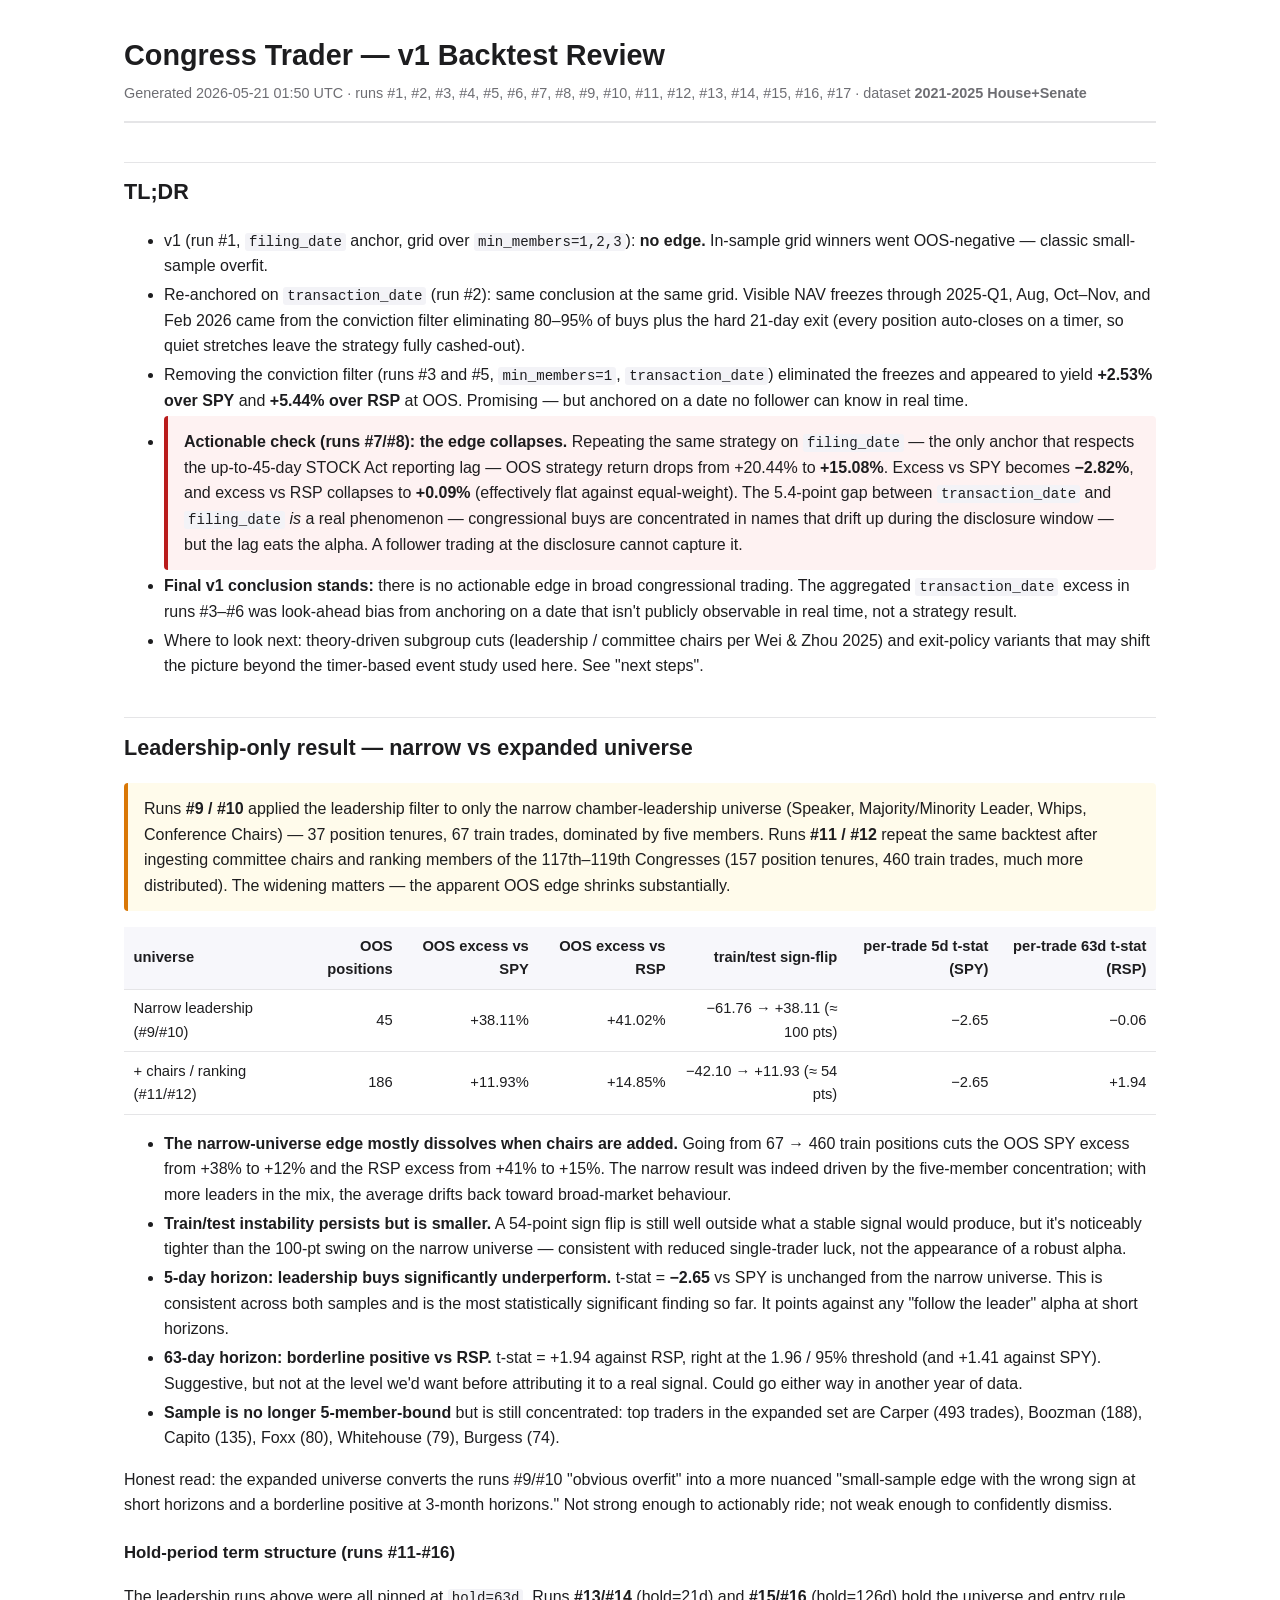
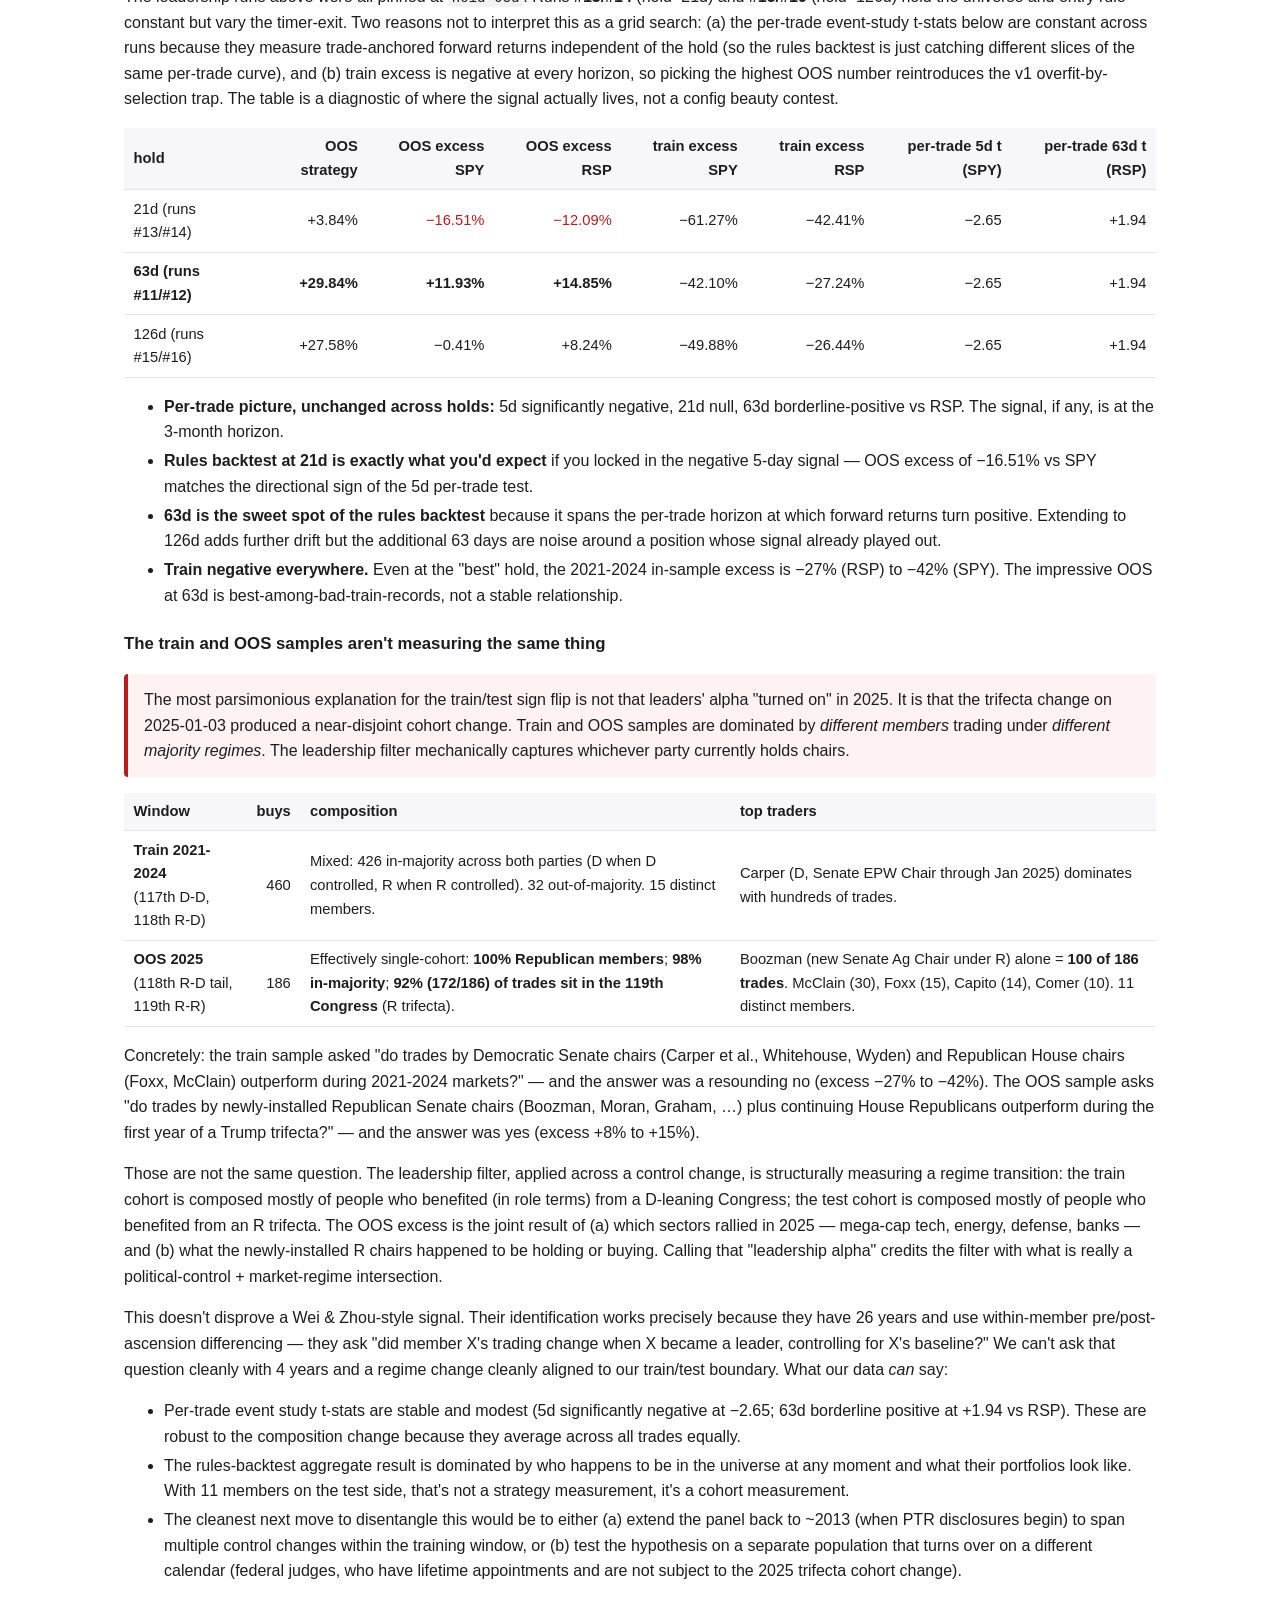
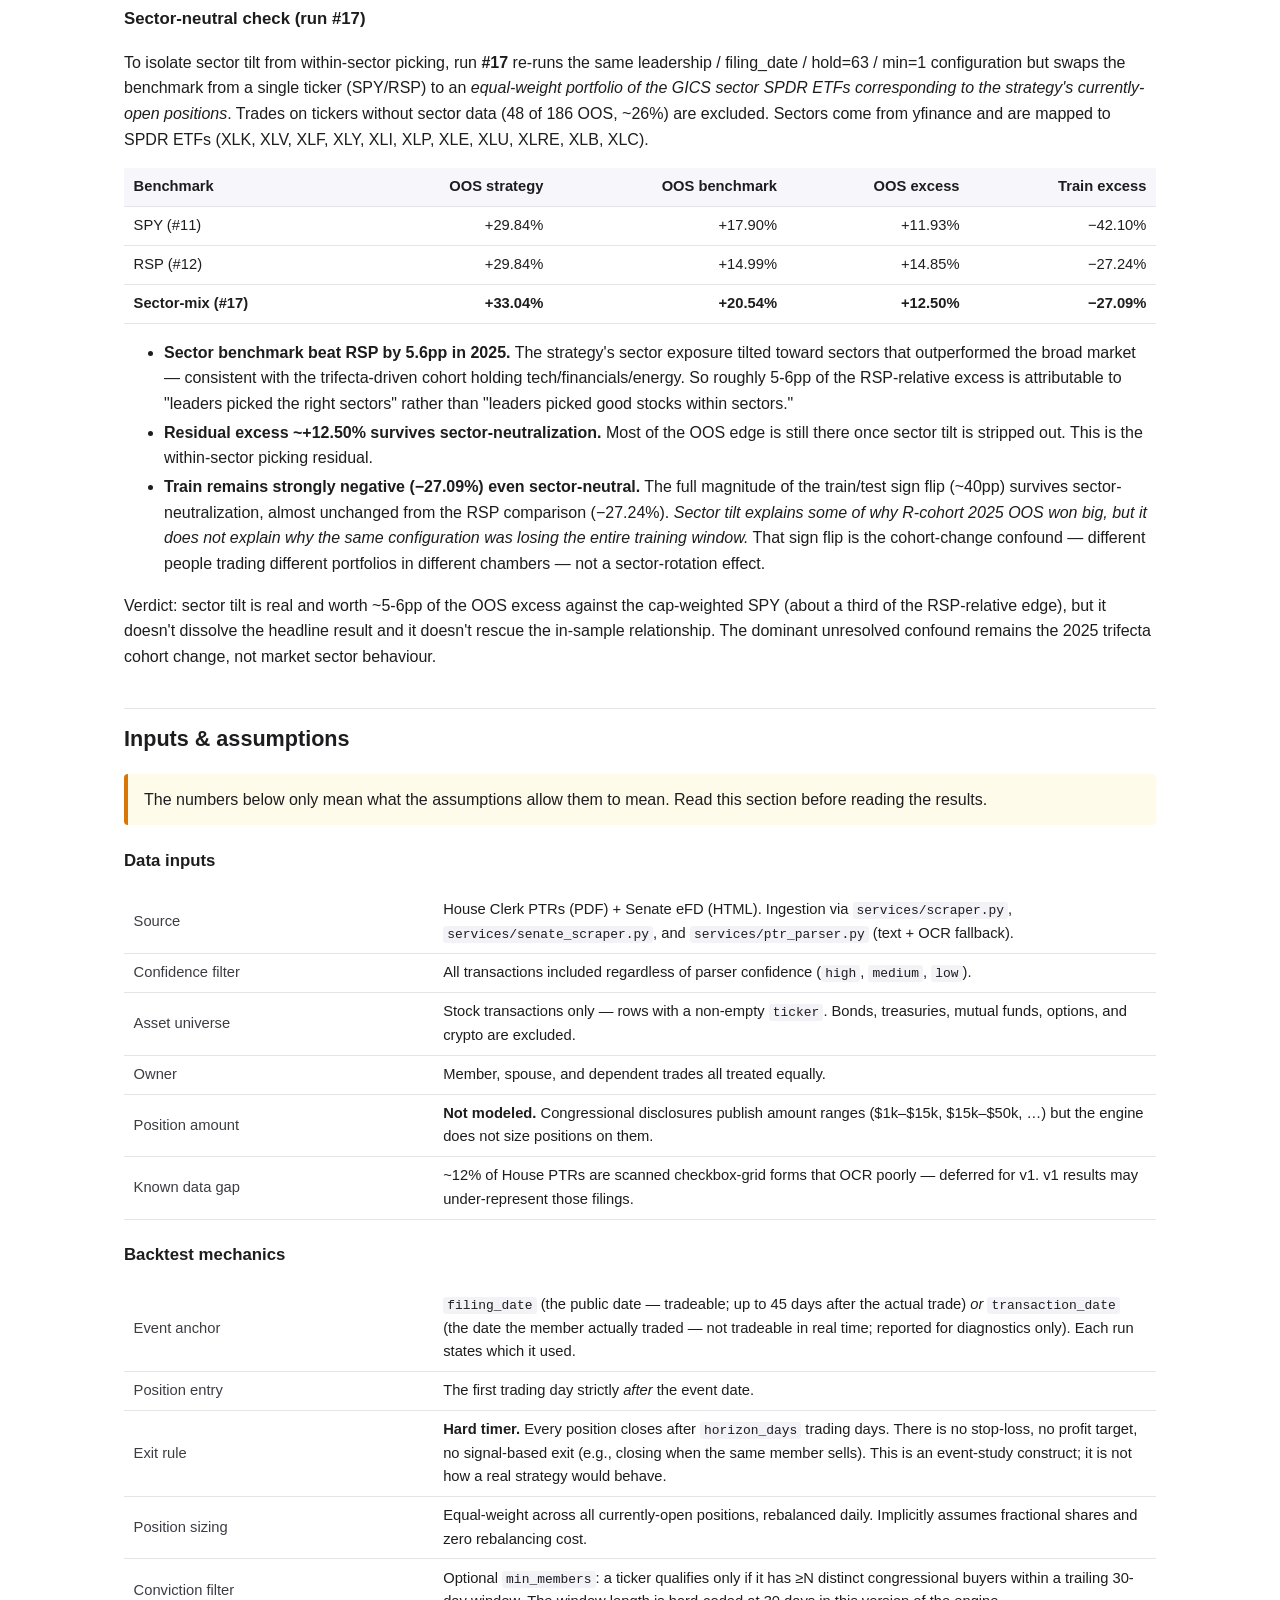
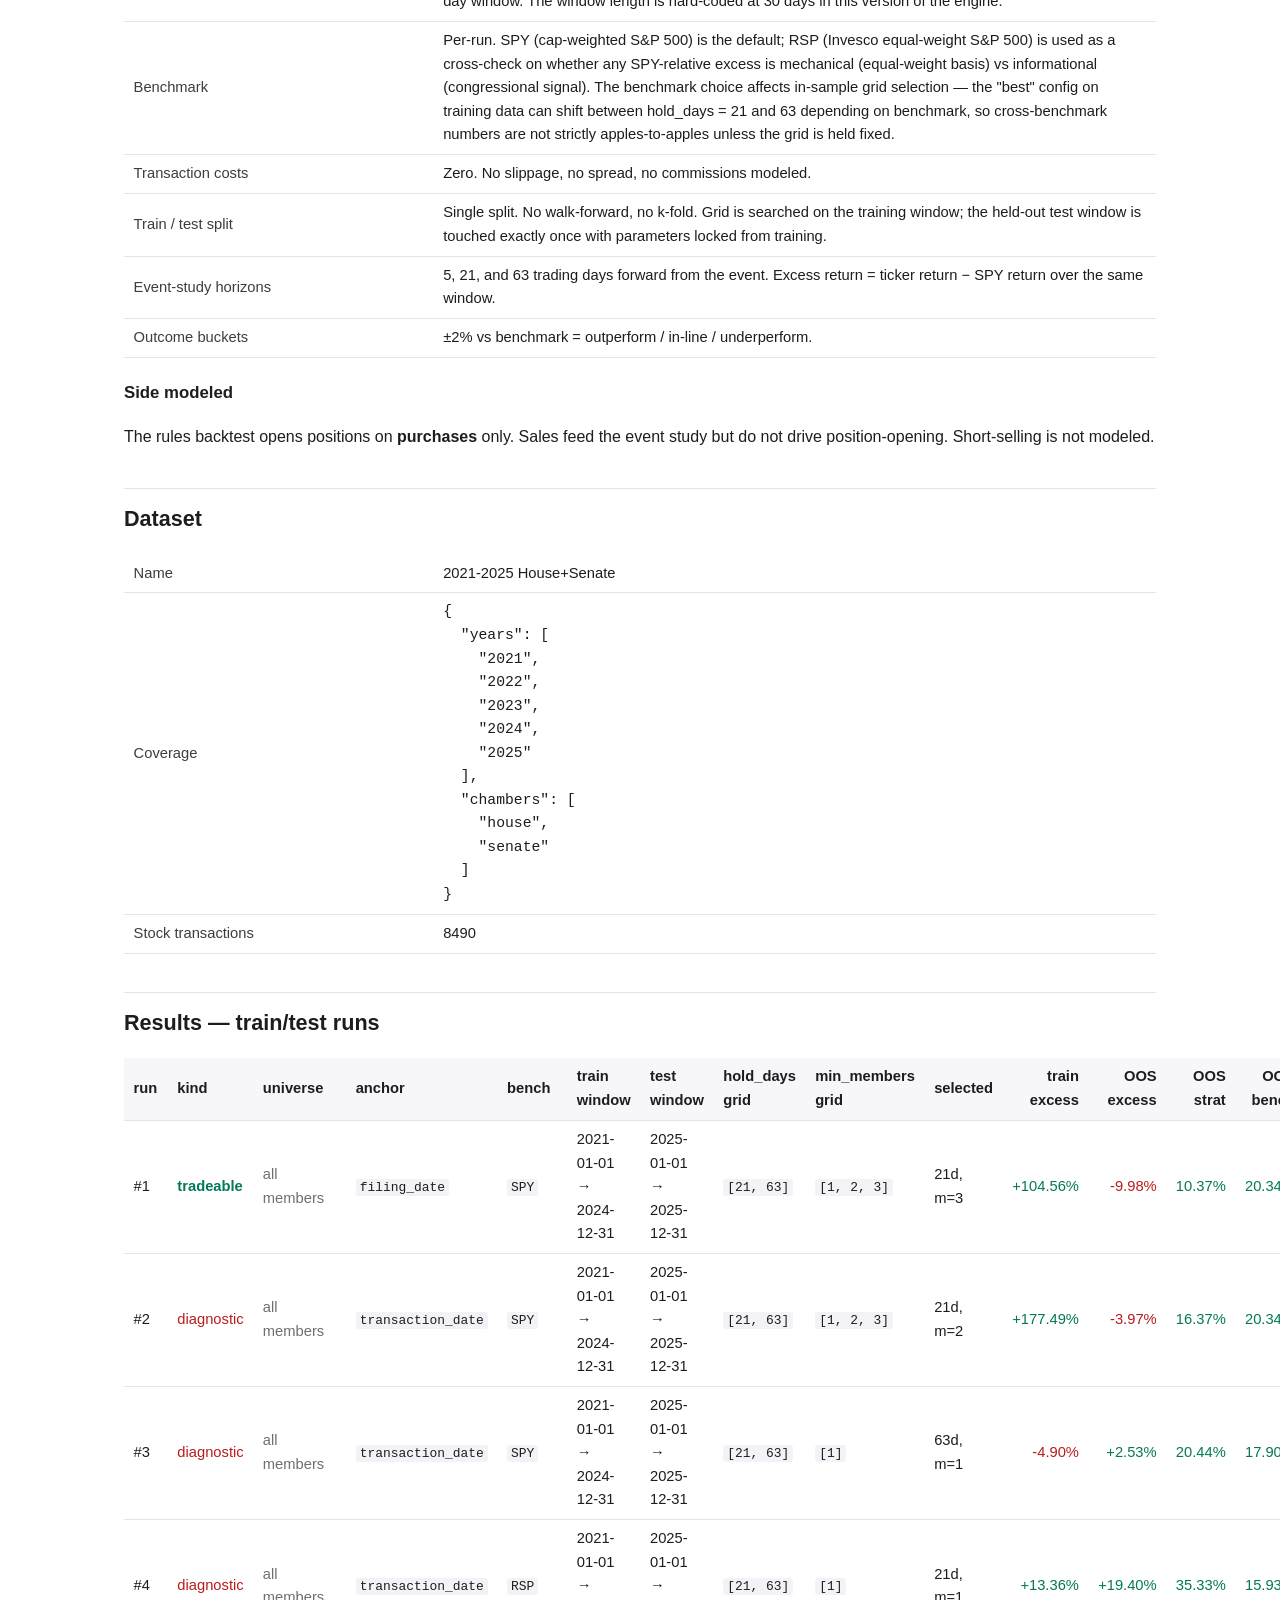
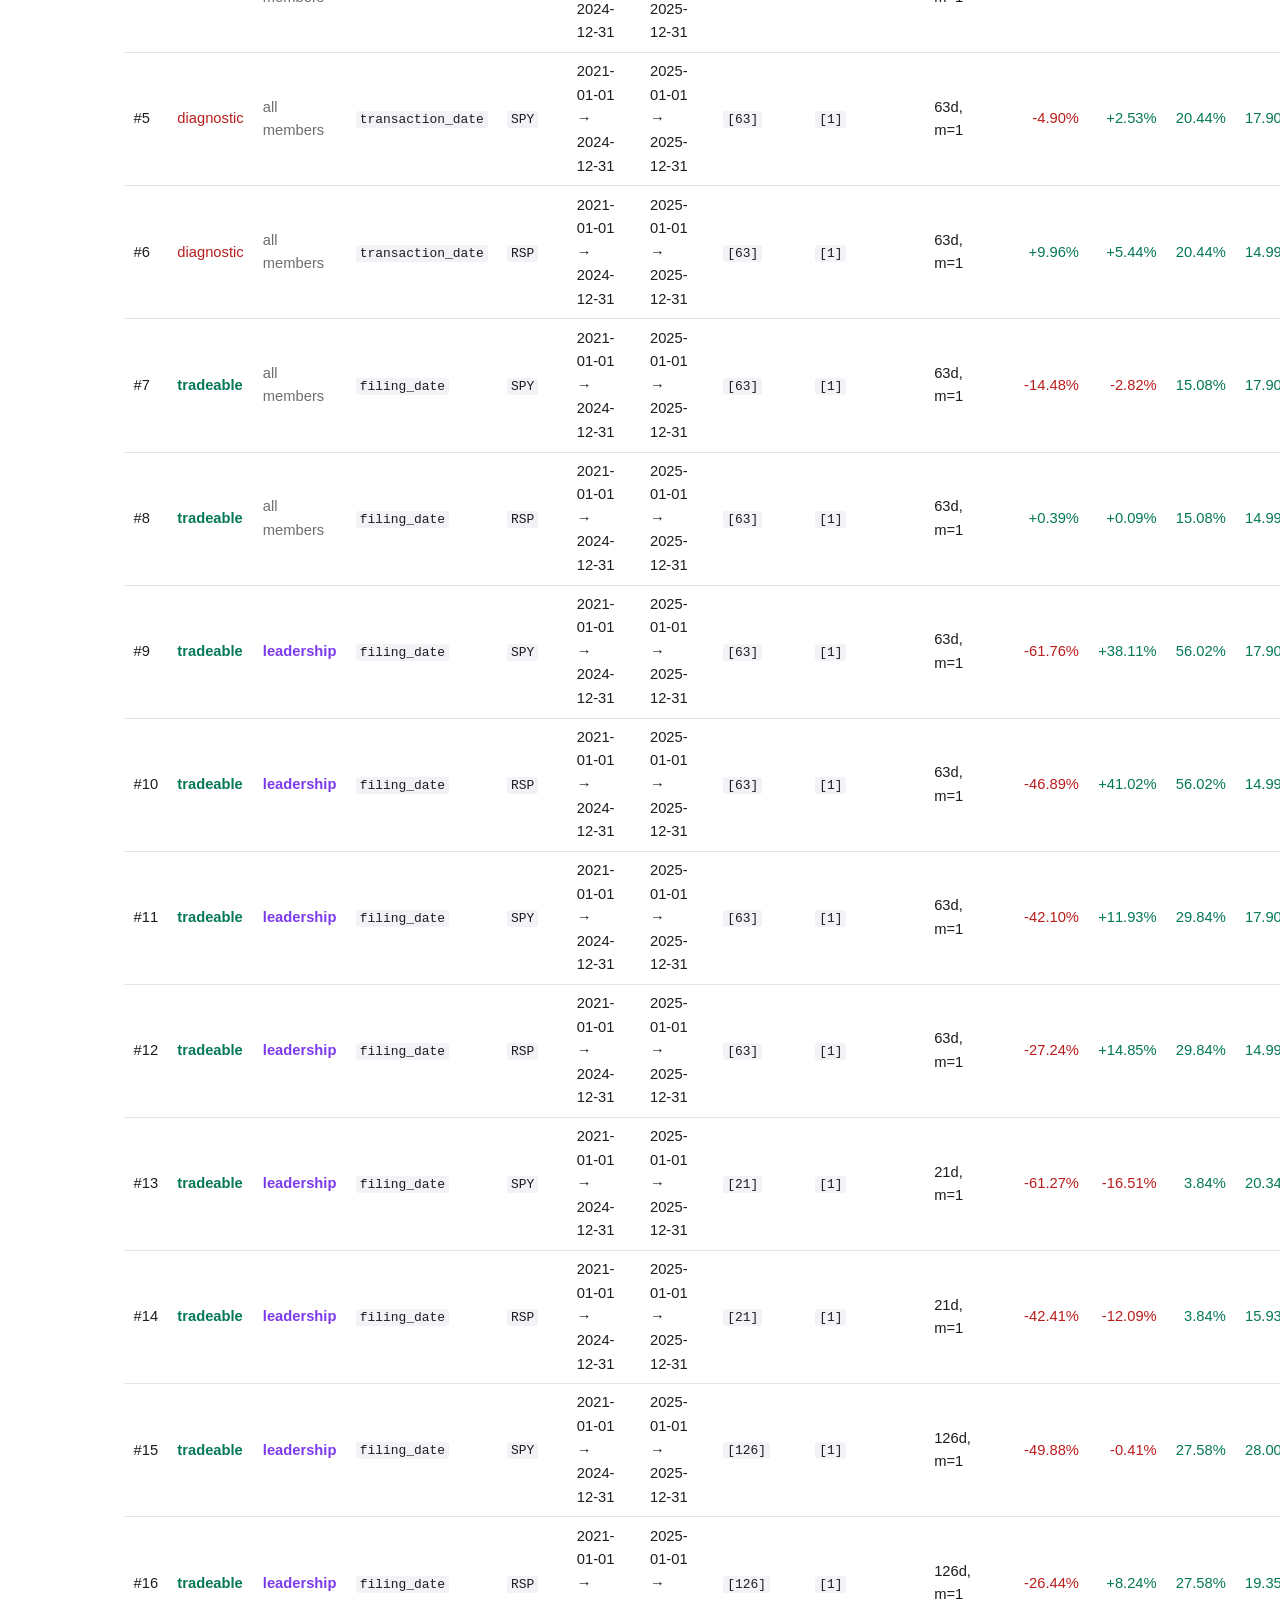
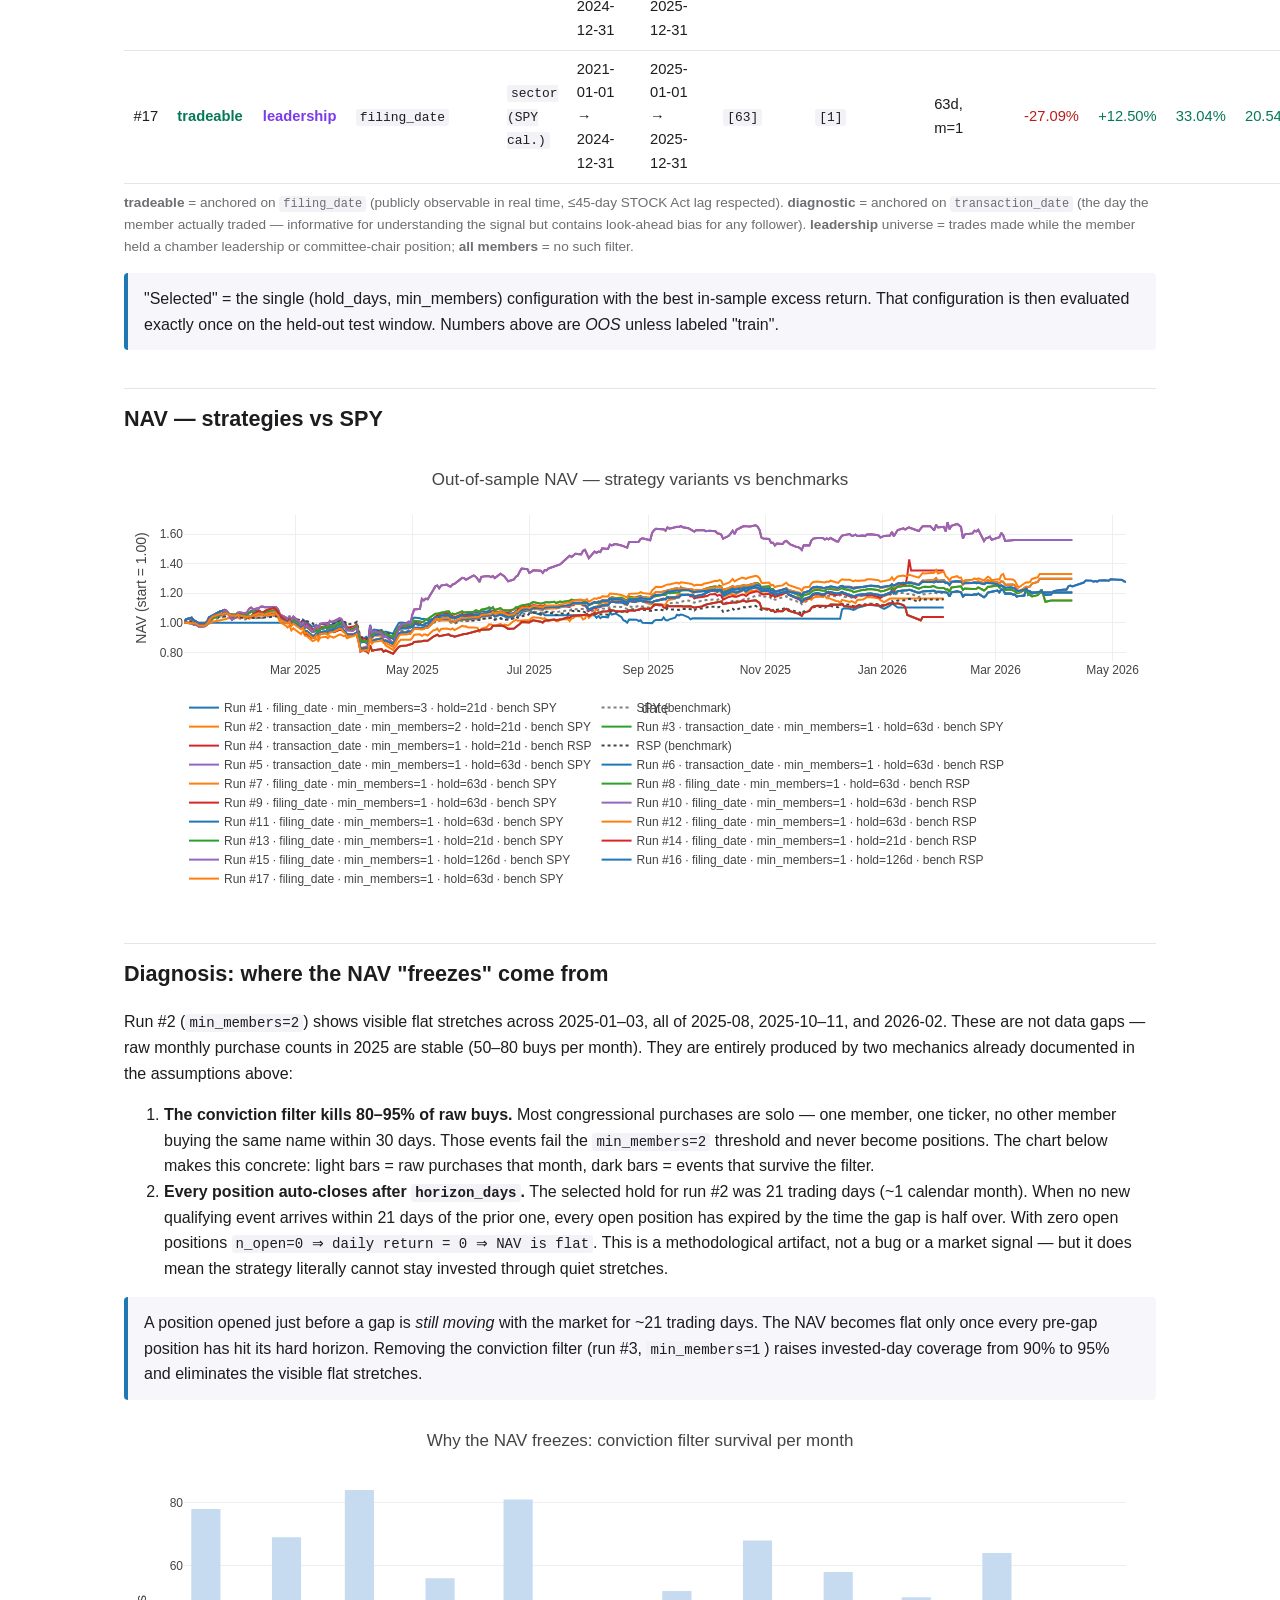
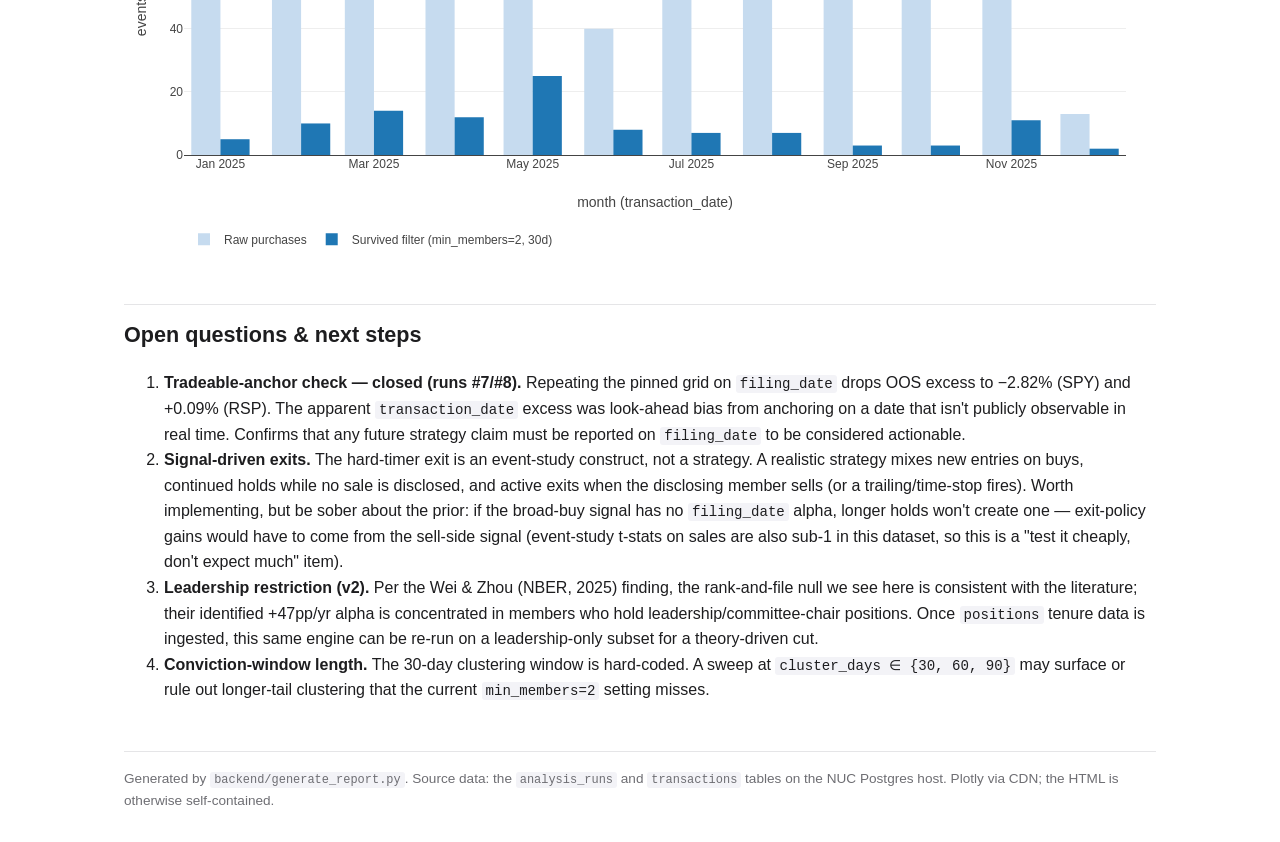
<file: reports/report_runs1-2-3-4-5-6-7-8-9-10-11-12-13-14-15-16-17_2026-05-21.html>
<!DOCTYPE html>
<html lang="en"><head><meta charset="utf-8">
<title>Congress Trader — v1 Backtest Review</title>
<style>
* { box-sizing: border-box; }
body { font-family: -apple-system, BlinkMacSystemFont, "Segoe UI", Roboto, sans-serif;
       max-width: 1080px; margin: 2rem auto; padding: 0 1.5rem; color: #1d1d1f; line-height: 1.6; }
header { border-bottom: 2px solid #e5e5e7; padding-bottom: 1rem; margin-bottom: 2rem; }
header h1 { margin: 0 0 0.25rem; font-size: 1.8rem; }
header .meta { color: #6e6e73; font-size: 0.9rem; }
h2 { margin-top: 2.4rem; padding-top: 0.8rem; border-top: 1px solid #e5e5e7; font-size: 1.35rem; }
h3 { margin-top: 1.4rem; font-size: 1.05rem; }
.callout { background: #f7f7fb; border-left: 4px solid #1f77b4; padding: 0.8rem 1rem;
           border-radius: 4px; margin: 1rem 0; }
.callout.warn { border-left-color: #d97706; background: #fffbeb; }
.callout.crit { border-left-color: #b91c1c; background: #fef2f2; }
table { width: 100%; border-collapse: collapse; margin: 0.5rem 0; font-size: 0.92rem; }
th, td { text-align: left; padding: 0.45rem 0.6rem; border-bottom: 1px solid #e5e5e7; }
th { background: #f7f7fb; font-weight: 600; }
td.num, th.num { text-align: right; font-variant-numeric: tabular-nums; }
.pos { color: #047857; }
.neg { color: #b91c1c; }
.kvtable td.key { font-weight: 500; color: #3c3c43; width: 30%; }
code, kbd { font-family: ui-monospace, SFMono-Regular, Menlo, monospace; background: #f3f3f7;
            padding: 1px 4px; border-radius: 3px; font-size: 0.88em; }
.chart { margin: 1rem 0 1.5rem; }
ul.tight li { margin: 0.2rem 0; }
footer { margin-top: 3rem; padding-top: 1rem; border-top: 1px solid #e5e5e7;
         color: #6e6e73; font-size: 0.85rem; }
</style>
<script src="https://cdn.plot.ly/plotly-2.27.0.min.js"></script>
</head><body>
<header>
  <h1>Congress Trader — v1 Backtest Review</h1>
  <div class="meta">Generated 2026-05-21 01:50 UTC
      · runs #1, #2, #3, #4, #5, #6, #7, #8, #9, #10, #11, #12, #13, #14, #15, #16, #17
      · dataset <b>2021-2025 House+Senate</b></div>
</header>

<h2 id="tldr">TL;DR</h2>
<ul class="tight">
  <li>v1 (run #1, <code>filing_date</code> anchor, grid over
      <code>min_members=1,2,3</code>): <b>no edge.</b> In-sample grid
      winners went OOS-negative — classic small-sample overfit.</li>
  <li>Re-anchored on <code>transaction_date</code> (run #2): same conclusion
      at the same grid. Visible NAV freezes through 2025-Q1, Aug, Oct–Nov,
      and Feb 2026 came from the conviction filter eliminating 80–95% of
      buys plus the hard 21-day exit (every position auto-closes on a
      timer, so quiet stretches leave the strategy fully cashed-out).</li>
  <li>Removing the conviction filter (runs #3 and #5,
      <code>min_members=1</code>, <code>transaction_date</code>) eliminated
      the freezes and appeared to yield <b>+2.53% over SPY</b> and
      <b>+5.44% over RSP</b> at OOS. Promising — but anchored on a date no
      follower can know in real time.</li>
  <li class="callout crit"><b>Actionable check (runs #7/#8): the edge
      collapses.</b> Repeating the same strategy on <code>filing_date</code>
      — the only anchor that respects the up-to-45-day STOCK Act
      reporting lag — OOS strategy return drops from +20.44% to
      <b>+15.08%</b>. Excess vs SPY becomes <b>−2.82%</b>, and excess vs
      RSP collapses to <b>+0.09%</b> (effectively flat against
      equal-weight). The 5.4-point gap between
      <code>transaction_date</code> and <code>filing_date</code>
      <em>is</em> a real phenomenon — congressional buys are concentrated
      in names that drift up during the disclosure window — but the lag
      eats the alpha. A follower trading at the disclosure cannot
      capture it.</li>
  <li><b>Final v1 conclusion stands:</b> there is no actionable edge in
      broad congressional trading. The aggregated <code>transaction_date</code>
      excess in runs #3–#6 was look-ahead bias from anchoring on a date
      that isn't publicly observable in real time, not a strategy
      result.</li>
  <li>Where to look next: theory-driven subgroup cuts (leadership /
      committee chairs per Wei &amp; Zhou 2025) and exit-policy variants
      that may shift the picture beyond the timer-based event study used
      here. See "next steps".</li>
</ul>

<h2 id="leadership-prelim">Leadership-only result — narrow vs expanded universe</h2>
<p class="callout warn">
Runs <b>#9 / #10</b> applied the leadership filter to only the narrow
chamber-leadership universe (Speaker, Majority/Minority Leader, Whips,
Conference Chairs) — 37 position tenures, 67 train trades, dominated
by five members. Runs <b>#11 / #12</b> repeat the same backtest after
ingesting committee chairs and ranking members of the 117th–119th
Congresses (157 position tenures, 460 train trades, much more
distributed). The widening matters — the apparent OOS edge shrinks
substantially.
</p>
<table>
<thead><tr><th>universe</th><th class='num'>OOS positions</th>
<th class='num'>OOS excess vs SPY</th><th class='num'>OOS excess vs RSP</th>
<th class='num'>train/test sign-flip</th><th class='num'>per-trade 5d t-stat (SPY)</th>
<th class='num'>per-trade 63d t-stat (RSP)</th></tr></thead><tbody>
<tr><td>Narrow leadership (#9/#10)</td><td class='num'>45</td>
<td class='num'>+38.11%</td><td class='num'>+41.02%</td>
<td class='num'>−61.76 → +38.11 (≈ 100 pts)</td>
<td class='num'>−2.65</td><td class='num'>−0.06</td></tr>
<tr><td>+ chairs / ranking (#11/#12)</td><td class='num'>186</td>
<td class='num'>+11.93%</td><td class='num'>+14.85%</td>
<td class='num'>−42.10 → +11.93 (≈ 54 pts)</td>
<td class='num'>−2.65</td><td class='num'>+1.94</td></tr>
</tbody></table>
<ul class="tight">
<li><b>The narrow-universe edge mostly dissolves when chairs are added.</b>
    Going from 67 → 460 train positions cuts the OOS SPY excess from
    +38% to +12% and the RSP excess from +41% to +15%. The narrow
    result was indeed driven by the five-member concentration; with
    more leaders in the mix, the average drifts back toward broad-market
    behaviour.</li>
<li><b>Train/test instability persists but is smaller.</b> A 54-point
    sign flip is still well outside what a stable signal would produce,
    but it's noticeably tighter than the 100-pt swing on the narrow
    universe — consistent with reduced single-trader luck, not the
    appearance of a robust alpha.</li>
<li><b>5-day horizon: leadership buys significantly underperform.</b>
    t-stat = <b>−2.65</b> vs SPY is unchanged from the narrow universe.
    This is consistent across both samples and is the most statistically
    significant finding so far. It points against any "follow the
    leader" alpha at short horizons.</li>
<li><b>63-day horizon: borderline positive vs RSP.</b> t-stat = +1.94
    against RSP, right at the 1.96 / 95% threshold (and +1.41 against
    SPY). Suggestive, but not at the level we'd want before
    attributing it to a real signal. Could go either way in another
    year of data.</li>
<li><b>Sample is no longer 5-member-bound</b> but is still concentrated:
    top traders in the expanded set are Carper (493 trades),
    Boozman (188), Capito (135), Foxx (80), Whitehouse (79),
    Burgess (74).</li>
</ul>
<p>
Honest read: the expanded universe converts the runs #9/#10
"obvious overfit" into a more nuanced "small-sample edge with
the wrong sign at short horizons and a borderline positive at
3-month horizons." Not strong enough to actionably ride; not
weak enough to confidently dismiss.
</p>

<h3 id="term-structure">Hold-period term structure (runs #11-#16)</h3>
<p>
The leadership runs above were all pinned at <code>hold=63d</code>.
Runs <b>#13/#14</b> (hold=21d) and <b>#15/#16</b> (hold=126d) hold the
universe and entry rule constant but vary the timer-exit. Two reasons
not to interpret this as a grid search: (a) the per-trade event-study
t-stats below are constant across runs because they measure
trade-anchored forward returns independent of the hold (so the rules
backtest is just catching different slices of the same per-trade
curve), and (b) train excess is negative at every horizon, so picking
the highest OOS number reintroduces the v1 overfit-by-selection trap.
The table is a diagnostic of where the signal actually lives, not a
config beauty contest.
</p>
<table>
<thead><tr><th>hold</th>
<th class='num'>OOS strategy</th>
<th class='num'>OOS excess SPY</th>
<th class='num'>OOS excess RSP</th>
<th class='num'>train excess SPY</th>
<th class='num'>train excess RSP</th>
<th class='num'>per-trade 5d t (SPY)</th>
<th class='num'>per-trade 63d t (RSP)</th>
</tr></thead><tbody>
<tr><td>21d (runs #13/#14)</td>
<td class='num'>+3.84%</td>
<td class='num'><span class='neg'>−16.51%</span></td>
<td class='num'><span class='neg'>−12.09%</span></td>
<td class='num'>−61.27%</td><td class='num'>−42.41%</td>
<td class='num'>−2.65</td><td class='num'>+1.94</td></tr>
<tr><td><b>63d (runs #11/#12)</b></td>
<td class='num'><b>+29.84%</b></td>
<td class='num'><b>+11.93%</b></td>
<td class='num'><b>+14.85%</b></td>
<td class='num'>−42.10%</td><td class='num'>−27.24%</td>
<td class='num'>−2.65</td><td class='num'>+1.94</td></tr>
<tr><td>126d (runs #15/#16)</td>
<td class='num'>+27.58%</td>
<td class='num'>−0.41%</td>
<td class='num'>+8.24%</td>
<td class='num'>−49.88%</td><td class='num'>−26.44%</td>
<td class='num'>−2.65</td><td class='num'>+1.94</td></tr>
</tbody></table>
<ul class="tight">
<li><b>Per-trade picture, unchanged across holds:</b> 5d significantly
    negative, 21d null, 63d borderline-positive vs RSP. The signal, if
    any, is at the 3-month horizon.</li>
<li><b>Rules backtest at 21d is exactly what you'd expect</b> if you
    locked in the negative 5-day signal — OOS excess of −16.51% vs SPY
    matches the directional sign of the 5d per-trade test.</li>
<li><b>63d is the sweet spot of the rules backtest</b> because it spans
    the per-trade horizon at which forward returns turn positive.
    Extending to 126d adds further drift but the additional 63 days are
    noise around a position whose signal already played out.</li>
<li><b>Train negative everywhere.</b> Even at the "best" hold, the
    2021-2024 in-sample excess is −27% (RSP) to −42% (SPY). The
    impressive OOS at 63d is best-among-bad-train-records, not a stable
    relationship.</li>
</ul>

<h3 id="trifecta-shift">The train and OOS samples aren't measuring the same thing</h3>
<p class="callout crit">
The most parsimonious explanation for the train/test sign flip is not
that leaders' alpha "turned on" in 2025. It is that the trifecta change
on 2025-01-03 produced a near-disjoint cohort change. Train and OOS
samples are dominated by <em>different members</em> trading under
<em>different majority regimes</em>. The leadership filter mechanically
captures whichever party currently holds chairs.
</p>
<table>
<thead><tr><th>Window</th><th class='num'>buys</th>
<th>composition</th><th>top traders</th></tr></thead><tbody>
<tr><td><b>Train 2021-2024</b><br>(117th D-D, 118th R-D)</td>
<td class='num'>460</td>
<td>Mixed: 426 in-majority across both parties (D when D controlled,
    R when R controlled). 32 out-of-majority. 15 distinct members.</td>
<td>Carper (D, Senate EPW Chair through Jan 2025) dominates with
    hundreds of trades.</td></tr>
<tr><td><b>OOS 2025</b><br>(118th R-D tail, 119th R-R)</td>
<td class='num'>186</td>
<td>Effectively single-cohort:
    <b>100% Republican members</b>;
    <b>98% in-majority</b>;
    <b>92% (172/186) of trades sit in the 119th Congress</b>
    (R trifecta).</td>
<td>Boozman (new Senate Ag Chair under R) alone =
    <b>100 of 186 trades</b>. McClain (30), Foxx (15), Capito (14),
    Comer (10). 11 distinct members.</td></tr>
</tbody></table>
<p>
Concretely: the train sample asked "do trades by Democratic Senate
chairs (Carper et al., Whitehouse, Wyden) and Republican House chairs
(Foxx, McClain) outperform during 2021-2024 markets?" — and the answer
was a resounding no (excess −27% to −42%). The OOS sample asks "do
trades by newly-installed Republican Senate chairs (Boozman, Moran,
Graham, …) plus continuing House Republicans outperform during the
first year of a Trump trifecta?" — and the answer was yes (excess
+8% to +15%).
</p>
<p>
Those are not the same question. The leadership filter, applied
across a control change, is structurally measuring a regime
transition: the train cohort is composed mostly of people who
benefited (in role terms) from a D-leaning Congress; the test
cohort is composed mostly of people who benefited from an R
trifecta. The OOS excess is the joint result of (a) which sectors
rallied in 2025 — mega-cap tech, energy, defense, banks
— and (b) what the newly-installed R chairs happened to be
holding or buying. Calling that "leadership alpha" credits the
filter with what is really a political-control + market-regime
intersection.
</p>
<p>
This doesn't disprove a Wei &amp; Zhou-style signal. Their
identification works precisely because they have 26 years and use
within-member pre/post-ascension differencing — they ask "did
member X's trading change when X became a leader, controlling
for X's baseline?" We can't ask that question cleanly with 4 years
and a regime change cleanly aligned to our train/test boundary.
What our data <em>can</em> say:
</p>
<ul class="tight">
<li>Per-trade event study t-stats are stable and modest (5d
    significantly negative at −2.65; 63d borderline positive at +1.94
    vs RSP). These are robust to the composition change because they
    average across all trades equally.</li>
<li>The rules-backtest aggregate result is dominated by who happens to
    be in the universe at any moment and what their portfolios look
    like. With 11 members on the test side, that's not a strategy
    measurement, it's a cohort measurement.</li>
<li>The cleanest next move to disentangle this would be to either
    (a) extend the panel back to ~2013 (when PTR disclosures begin)
    to span multiple control changes within the training window, or
    (b) test the hypothesis on a separate population that turns over
    on a different calendar (federal judges, who have lifetime
    appointments and are not subject to the 2025 trifecta cohort
    change).</li>
</ul>

<h3 id="sector-neutral">Sector-neutral check (run #17)</h3>
<p>
To isolate sector tilt from within-sector picking, run <b>#17</b> re-runs
the same leadership / filing_date / hold=63 / min=1 configuration but
swaps the benchmark from a single ticker (SPY/RSP) to an
<em>equal-weight portfolio of the GICS sector SPDR ETFs corresponding
to the strategy's currently-open positions</em>. Trades on tickers
without sector data (48 of 186 OOS, ~26%) are excluded. Sectors come
from yfinance and are mapped to SPDR ETFs (XLK, XLV, XLF, XLY, XLI,
XLP, XLE, XLU, XLRE, XLB, XLC).
</p>
<table>
<thead><tr><th>Benchmark</th>
<th class='num'>OOS strategy</th>
<th class='num'>OOS benchmark</th>
<th class='num'>OOS excess</th>
<th class='num'>Train excess</th>
</tr></thead><tbody>
<tr><td>SPY (#11)</td>
<td class='num'>+29.84%</td><td class='num'>+17.90%</td>
<td class='num'>+11.93%</td><td class='num'>−42.10%</td></tr>
<tr><td>RSP (#12)</td>
<td class='num'>+29.84%</td><td class='num'>+14.99%</td>
<td class='num'>+14.85%</td><td class='num'>−27.24%</td></tr>
<tr><td><b>Sector-mix (#17)</b></td>
<td class='num'><b>+33.04%</b></td>
<td class='num'><b>+20.54%</b></td>
<td class='num'><b>+12.50%</b></td>
<td class='num'><b>−27.09%</b></td></tr>
</tbody></table>
<ul class="tight">
<li><b>Sector benchmark beat RSP by 5.6pp in 2025.</b> The strategy's
    sector exposure tilted toward sectors that outperformed the broad
    market — consistent with the trifecta-driven cohort holding
    tech/financials/energy. So roughly 5-6pp of the RSP-relative excess
    is attributable to "leaders picked the right sectors" rather than
    "leaders picked good stocks within sectors."</li>
<li><b>Residual excess ~+12.50% survives sector-neutralization.</b>
    Most of the OOS edge is still there once sector tilt is stripped
    out. This is the within-sector picking residual.</li>
<li><b>Train remains strongly negative (−27.09%) even sector-neutral.</b>
    The full magnitude of the train/test sign flip (~40pp) survives
    sector-neutralization, almost unchanged from the RSP comparison
    (−27.24%). <em>Sector tilt explains some of why R-cohort 2025
    OOS won big, but it does not explain why the same configuration
    was losing the entire training window.</em> That sign flip is the
    cohort-change confound — different people trading different
    portfolios in different chambers — not a sector-rotation
    effect.</li>
</ul>
<p>
Verdict: sector tilt is real and worth ~5-6pp of the OOS excess
against the cap-weighted SPY (about a third of the RSP-relative
edge), but it doesn't dissolve the headline result and it doesn't
rescue the in-sample relationship. The dominant unresolved confound
remains the 2025 trifecta cohort change, not market sector behaviour.
</p>


<h2 id="assumptions">Inputs &amp; assumptions</h2>
<p class="callout warn">
The numbers below only mean what the assumptions allow them to mean. Read this section
before reading the results.
</p>

<h3>Data inputs</h3>
<table class="kvtable">
<tr><td class="key">Source</td>
    <td>House Clerk PTRs (PDF) + Senate eFD (HTML).
        Ingestion via <code>services/scraper.py</code>, <code>services/senate_scraper.py</code>,
        and <code>services/ptr_parser.py</code> (text + OCR fallback).</td></tr>
<tr><td class="key">Confidence filter</td>
    <td>All transactions included regardless of parser confidence
        (<code>high</code>, <code>medium</code>, <code>low</code>).</td></tr>
<tr><td class="key">Asset universe</td>
    <td>Stock transactions only — rows with a non-empty <code>ticker</code>.
        Bonds, treasuries, mutual funds, options, and crypto are excluded.</td></tr>
<tr><td class="key">Owner</td>
    <td>Member, spouse, and dependent trades all treated equally.</td></tr>
<tr><td class="key">Position amount</td>
    <td><b>Not modeled.</b> Congressional disclosures publish amount ranges
        ($1k–$15k, $15k–$50k, …) but the engine does not size positions on them.</td></tr>
<tr><td class="key">Known data gap</td>
    <td>~12% of House PTRs are scanned checkbox-grid forms that OCR poorly —
        deferred for v1. v1 results may under-represent those filings.</td></tr>
</table>

<h3>Backtest mechanics</h3>
<table class="kvtable">
<tr><td class="key">Event anchor</td>
    <td><code>filing_date</code> (the public date — tradeable; up to 45 days
        after the actual trade) <em>or</em> <code>transaction_date</code> (the
        date the member actually traded — not tradeable in real time; reported
        for diagnostics only). Each run states which it used.</td></tr>
<tr><td class="key">Position entry</td>
    <td>The first trading day strictly <em>after</em> the event date.</td></tr>
<tr><td class="key">Exit rule</td>
    <td><b>Hard timer.</b> Every position closes after <code>horizon_days</code>
        trading days. There is no stop-loss, no profit target, no signal-based
        exit (e.g., closing when the same member sells). This is an event-study
        construct; it is not how a real strategy would behave.</td></tr>
<tr><td class="key">Position sizing</td>
    <td>Equal-weight across all currently-open positions, rebalanced daily.
        Implicitly assumes fractional shares and zero rebalancing cost.</td></tr>
<tr><td class="key">Conviction filter</td>
    <td>Optional <code>min_members</code>: a ticker qualifies only if it has
        ≥N distinct congressional buyers within a trailing 30-day window. The
        window length is hard-coded at 30 days in this version of the engine.</td></tr>
<tr><td class="key">Benchmark</td>
    <td>Per-run. SPY (cap-weighted S&amp;P 500) is the default; RSP
        (Invesco equal-weight S&amp;P 500) is used as a cross-check on
        whether any SPY-relative excess is mechanical (equal-weight basis)
        vs informational (congressional signal). The benchmark choice
        affects in-sample grid selection — the "best" config on training
        data can shift between hold_days = 21 and 63 depending on
        benchmark, so cross-benchmark numbers are not strictly
        apples-to-apples unless the grid is held fixed.</td></tr>
<tr><td class="key">Transaction costs</td>
    <td>Zero. No slippage, no spread, no commissions modeled.</td></tr>
<tr><td class="key">Train / test split</td>
    <td>Single split. No walk-forward, no k-fold. Grid is searched on the
        training window; the held-out test window is touched exactly once
        with parameters locked from training.</td></tr>
<tr><td class="key">Event-study horizons</td>
    <td>5, 21, and 63 trading days forward from the event. Excess return =
        ticker return − SPY return over the same window.</td></tr>
<tr><td class="key">Outcome buckets</td>
    <td>±2% vs benchmark = outperform / in-line / underperform.</td></tr>
</table>

<h3>Side modeled</h3>
<p>The rules backtest opens positions on <b>purchases</b> only. Sales feed the
event study but do not drive position-opening. Short-selling is not modeled.</p>


<h2 id="dataset">Dataset</h2>
<table class="kvtable">
<tr><td class="key">Name</td><td>2021-2025 House+Senate</td></tr>
<tr><td class="key">Coverage</td><td><pre style="margin:0">{
  &quot;years&quot;: [
    &quot;2021&quot;,
    &quot;2022&quot;,
    &quot;2023&quot;,
    &quot;2024&quot;,
    &quot;2025&quot;
  ],
  &quot;chambers&quot;: [
    &quot;house&quot;,
    &quot;senate&quot;
  ]
}</pre></td></tr>
<tr><td class="key">Stock transactions</td><td>8490</td></tr>
</table>

<h2 id="results">Results — train/test runs</h2>
<table><thead><tr><th>run</th><th>kind</th><th>universe</th><th>anchor</th><th>bench</th><th>train window</th><th>test window</th><th>hold_days grid</th><th>min_members grid</th><th>selected</th><th class='num'>train excess</th><th class='num'>OOS excess</th><th class='num'>OOS strat</th><th class='num'>OOS bench</th></tr></thead><tbody><tr><td>#1</td><td><span style='color:#047857;font-weight:600'>tradeable</span></td><td><span style='color:#6e6e73'>all members</span></td><td><code>filing_date</code></td><td><code>SPY</code></td><td>2021-01-01 → 2024-12-31</td><td>2025-01-01 → 2025-12-31</td><td><code>[21, 63]</code></td><td><code>[1, 2, 3]</code></td><td>21d, m=3</td><td class='num'><span class="pos">+104.56%</span></td><td class='num'><span class="neg">-9.98%</span></td><td class='num'><span class="pos">10.37%</span></td><td class='num'><span class="pos">20.34%</span></td></tr><tr><td>#2</td><td><span style='color:#b91c1c'>diagnostic</span></td><td><span style='color:#6e6e73'>all members</span></td><td><code>transaction_date</code></td><td><code>SPY</code></td><td>2021-01-01 → 2024-12-31</td><td>2025-01-01 → 2025-12-31</td><td><code>[21, 63]</code></td><td><code>[1, 2, 3]</code></td><td>21d, m=2</td><td class='num'><span class="pos">+177.49%</span></td><td class='num'><span class="neg">-3.97%</span></td><td class='num'><span class="pos">16.37%</span></td><td class='num'><span class="pos">20.34%</span></td></tr><tr><td>#3</td><td><span style='color:#b91c1c'>diagnostic</span></td><td><span style='color:#6e6e73'>all members</span></td><td><code>transaction_date</code></td><td><code>SPY</code></td><td>2021-01-01 → 2024-12-31</td><td>2025-01-01 → 2025-12-31</td><td><code>[21, 63]</code></td><td><code>[1]</code></td><td>63d, m=1</td><td class='num'><span class="neg">-4.90%</span></td><td class='num'><span class="pos">+2.53%</span></td><td class='num'><span class="pos">20.44%</span></td><td class='num'><span class="pos">17.90%</span></td></tr><tr><td>#4</td><td><span style='color:#b91c1c'>diagnostic</span></td><td><span style='color:#6e6e73'>all members</span></td><td><code>transaction_date</code></td><td><code>RSP</code></td><td>2021-01-01 → 2024-12-31</td><td>2025-01-01 → 2025-12-31</td><td><code>[21, 63]</code></td><td><code>[1]</code></td><td>21d, m=1</td><td class='num'><span class="pos">+13.36%</span></td><td class='num'><span class="pos">+19.40%</span></td><td class='num'><span class="pos">35.33%</span></td><td class='num'><span class="pos">15.93%</span></td></tr><tr><td>#5</td><td><span style='color:#b91c1c'>diagnostic</span></td><td><span style='color:#6e6e73'>all members</span></td><td><code>transaction_date</code></td><td><code>SPY</code></td><td>2021-01-01 → 2024-12-31</td><td>2025-01-01 → 2025-12-31</td><td><code>[63]</code></td><td><code>[1]</code></td><td>63d, m=1</td><td class='num'><span class="neg">-4.90%</span></td><td class='num'><span class="pos">+2.53%</span></td><td class='num'><span class="pos">20.44%</span></td><td class='num'><span class="pos">17.90%</span></td></tr><tr><td>#6</td><td><span style='color:#b91c1c'>diagnostic</span></td><td><span style='color:#6e6e73'>all members</span></td><td><code>transaction_date</code></td><td><code>RSP</code></td><td>2021-01-01 → 2024-12-31</td><td>2025-01-01 → 2025-12-31</td><td><code>[63]</code></td><td><code>[1]</code></td><td>63d, m=1</td><td class='num'><span class="pos">+9.96%</span></td><td class='num'><span class="pos">+5.44%</span></td><td class='num'><span class="pos">20.44%</span></td><td class='num'><span class="pos">14.99%</span></td></tr><tr><td>#7</td><td><span style='color:#047857;font-weight:600'>tradeable</span></td><td><span style='color:#6e6e73'>all members</span></td><td><code>filing_date</code></td><td><code>SPY</code></td><td>2021-01-01 → 2024-12-31</td><td>2025-01-01 → 2025-12-31</td><td><code>[63]</code></td><td><code>[1]</code></td><td>63d, m=1</td><td class='num'><span class="neg">-14.48%</span></td><td class='num'><span class="neg">-2.82%</span></td><td class='num'><span class="pos">15.08%</span></td><td class='num'><span class="pos">17.90%</span></td></tr><tr><td>#8</td><td><span style='color:#047857;font-weight:600'>tradeable</span></td><td><span style='color:#6e6e73'>all members</span></td><td><code>filing_date</code></td><td><code>RSP</code></td><td>2021-01-01 → 2024-12-31</td><td>2025-01-01 → 2025-12-31</td><td><code>[63]</code></td><td><code>[1]</code></td><td>63d, m=1</td><td class='num'><span class="pos">+0.39%</span></td><td class='num'><span class="pos">+0.09%</span></td><td class='num'><span class="pos">15.08%</span></td><td class='num'><span class="pos">14.99%</span></td></tr><tr><td>#9</td><td><span style='color:#047857;font-weight:600'>tradeable</span></td><td><span style='color:#7c3aed;font-weight:600'>leadership</span></td><td><code>filing_date</code></td><td><code>SPY</code></td><td>2021-01-01 → 2024-12-31</td><td>2025-01-01 → 2025-12-31</td><td><code>[63]</code></td><td><code>[1]</code></td><td>63d, m=1</td><td class='num'><span class="neg">-61.76%</span></td><td class='num'><span class="pos">+38.11%</span></td><td class='num'><span class="pos">56.02%</span></td><td class='num'><span class="pos">17.90%</span></td></tr><tr><td>#10</td><td><span style='color:#047857;font-weight:600'>tradeable</span></td><td><span style='color:#7c3aed;font-weight:600'>leadership</span></td><td><code>filing_date</code></td><td><code>RSP</code></td><td>2021-01-01 → 2024-12-31</td><td>2025-01-01 → 2025-12-31</td><td><code>[63]</code></td><td><code>[1]</code></td><td>63d, m=1</td><td class='num'><span class="neg">-46.89%</span></td><td class='num'><span class="pos">+41.02%</span></td><td class='num'><span class="pos">56.02%</span></td><td class='num'><span class="pos">14.99%</span></td></tr><tr><td>#11</td><td><span style='color:#047857;font-weight:600'>tradeable</span></td><td><span style='color:#7c3aed;font-weight:600'>leadership</span></td><td><code>filing_date</code></td><td><code>SPY</code></td><td>2021-01-01 → 2024-12-31</td><td>2025-01-01 → 2025-12-31</td><td><code>[63]</code></td><td><code>[1]</code></td><td>63d, m=1</td><td class='num'><span class="neg">-42.10%</span></td><td class='num'><span class="pos">+11.93%</span></td><td class='num'><span class="pos">29.84%</span></td><td class='num'><span class="pos">17.90%</span></td></tr><tr><td>#12</td><td><span style='color:#047857;font-weight:600'>tradeable</span></td><td><span style='color:#7c3aed;font-weight:600'>leadership</span></td><td><code>filing_date</code></td><td><code>RSP</code></td><td>2021-01-01 → 2024-12-31</td><td>2025-01-01 → 2025-12-31</td><td><code>[63]</code></td><td><code>[1]</code></td><td>63d, m=1</td><td class='num'><span class="neg">-27.24%</span></td><td class='num'><span class="pos">+14.85%</span></td><td class='num'><span class="pos">29.84%</span></td><td class='num'><span class="pos">14.99%</span></td></tr><tr><td>#13</td><td><span style='color:#047857;font-weight:600'>tradeable</span></td><td><span style='color:#7c3aed;font-weight:600'>leadership</span></td><td><code>filing_date</code></td><td><code>SPY</code></td><td>2021-01-01 → 2024-12-31</td><td>2025-01-01 → 2025-12-31</td><td><code>[21]</code></td><td><code>[1]</code></td><td>21d, m=1</td><td class='num'><span class="neg">-61.27%</span></td><td class='num'><span class="neg">-16.51%</span></td><td class='num'><span class="pos">3.84%</span></td><td class='num'><span class="pos">20.34%</span></td></tr><tr><td>#14</td><td><span style='color:#047857;font-weight:600'>tradeable</span></td><td><span style='color:#7c3aed;font-weight:600'>leadership</span></td><td><code>filing_date</code></td><td><code>RSP</code></td><td>2021-01-01 → 2024-12-31</td><td>2025-01-01 → 2025-12-31</td><td><code>[21]</code></td><td><code>[1]</code></td><td>21d, m=1</td><td class='num'><span class="neg">-42.41%</span></td><td class='num'><span class="neg">-12.09%</span></td><td class='num'><span class="pos">3.84%</span></td><td class='num'><span class="pos">15.93%</span></td></tr><tr><td>#15</td><td><span style='color:#047857;font-weight:600'>tradeable</span></td><td><span style='color:#7c3aed;font-weight:600'>leadership</span></td><td><code>filing_date</code></td><td><code>SPY</code></td><td>2021-01-01 → 2024-12-31</td><td>2025-01-01 → 2025-12-31</td><td><code>[126]</code></td><td><code>[1]</code></td><td>126d, m=1</td><td class='num'><span class="neg">-49.88%</span></td><td class='num'><span class="neg">-0.41%</span></td><td class='num'><span class="pos">27.58%</span></td><td class='num'><span class="pos">28.00%</span></td></tr><tr><td>#16</td><td><span style='color:#047857;font-weight:600'>tradeable</span></td><td><span style='color:#7c3aed;font-weight:600'>leadership</span></td><td><code>filing_date</code></td><td><code>RSP</code></td><td>2021-01-01 → 2024-12-31</td><td>2025-01-01 → 2025-12-31</td><td><code>[126]</code></td><td><code>[1]</code></td><td>126d, m=1</td><td class='num'><span class="neg">-26.44%</span></td><td class='num'><span class="pos">+8.24%</span></td><td class='num'><span class="pos">27.58%</span></td><td class='num'><span class="pos">19.35%</span></td></tr><tr><td>#17</td><td><span style='color:#047857;font-weight:600'>tradeable</span></td><td><span style='color:#7c3aed;font-weight:600'>leadership</span></td><td><code>filing_date</code></td><td><code>sector (SPY cal.)</code></td><td>2021-01-01 → 2024-12-31</td><td>2025-01-01 → 2025-12-31</td><td><code>[63]</code></td><td><code>[1]</code></td><td>63d, m=1</td><td class='num'><span class="neg">-27.09%</span></td><td class='num'><span class="pos">+12.50%</span></td><td class='num'><span class="pos">33.04%</span></td><td class='num'><span class="pos">20.54%</span></td></tr></tbody></table><p style='font-size:0.85rem;color:#6e6e73;margin-top:0.4rem'><b>tradeable</b> = anchored on <code>filing_date</code> (publicly observable in real time, ≤45-day STOCK Act lag respected). <b>diagnostic</b> = anchored on <code>transaction_date</code> (the day the member actually traded — informative for understanding the signal but contains look-ahead bias for any follower). <b>leadership</b> universe = trades made while the member held a chamber leadership or committee-chair position; <b>all members</b> = no such filter.</p>
<p class="callout">
"Selected" = the single (hold_days, min_members) configuration with the best
in-sample excess return. That configuration is then evaluated exactly once on
the held-out test window. Numbers above are <em>OOS</em> unless labeled "train".
</p>

<h2 id="nav">NAV — strategies vs SPY</h2>
<div id="chart-nav" class="chart"></div>


<h2 id="diagnosis">Diagnosis: where the NAV "freezes" come from</h2>

<p>Run #2 (<code>min_members=2</code>) shows visible flat stretches across
2025-01–03, all of 2025-08, 2025-10–11, and 2026-02. These are not data gaps —
raw monthly purchase counts in 2025 are stable (50–80 buys per month). They
are entirely produced by two mechanics already documented in the assumptions
above:</p>

<ol class="tight">
<li><b>The conviction filter kills 80–95% of raw buys.</b> Most congressional
    purchases are solo — one member, one ticker, no other member buying the
    same name within 30 days. Those events fail the
    <code>min_members=2</code> threshold and never become positions.
    The chart below makes this concrete: light bars = raw purchases that
    month, dark bars = events that survive the filter.</li>
<li><b>Every position auto-closes after <code>horizon_days</code>.</b> The
    selected hold for run #2 was 21 trading days (~1 calendar month). When
    no new qualifying event arrives within 21 days of the prior one, every
    open position has expired by the time the gap is half over. With zero
    open positions <code>n_open=0 ⇒ daily return = 0 ⇒ NAV is flat</code>.
    This is a methodological artifact, not a bug or a market signal — but
    it does mean the strategy literally cannot stay invested through
    quiet stretches.</li>
</ol>

<p class="callout">
A position opened just before a gap is <em>still moving</em> with the market
for ~21 trading days. The NAV becomes flat only once every pre-gap position
has hit its hard horizon. Removing the conviction filter (run #3,
<code>min_members=1</code>) raises invested-day coverage from 90% to 95% and
eliminates the visible flat stretches.
</p>

<div id="chart-survival" class="chart"></div>



<h2 id="next">Open questions &amp; next steps</h2>
<ol class="tight">
<li><b>Tradeable-anchor check — closed (runs #7/#8).</b> Repeating the
    pinned grid on <code>filing_date</code> drops OOS excess to −2.82%
    (SPY) and +0.09% (RSP). The apparent
    <code>transaction_date</code> excess was look-ahead bias from
    anchoring on a date that isn't publicly observable in real time.
    Confirms that any future strategy claim must be reported on
    <code>filing_date</code> to be considered actionable.</li>
<li><b>Signal-driven exits.</b> The hard-timer exit is an event-study
    construct, not a strategy. A realistic strategy mixes new entries on
    buys, continued holds while no sale is disclosed, and active exits
    when the disclosing member sells (or a trailing/time-stop fires).
    Worth implementing, but be sober about the prior: if the broad-buy
    signal has no <code>filing_date</code> alpha, longer holds won't
    create one — exit-policy gains would have to come from the sell-side
    signal (event-study t-stats on sales are also sub-1 in this dataset,
    so this is a "test it cheaply, don't expect much" item).</li>
<li><b>Leadership restriction (v2).</b> Per the Wei &amp; Zhou (NBER, 2025)
    finding, the rank-and-file null we see here is consistent with the
    literature; their identified +47pp/yr alpha is concentrated in members
    who hold leadership/committee-chair positions. Once
    <code>positions</code> tenure data is ingested, this same engine can
    be re-run on a leadership-only subset for a theory-driven cut.</li>
<li><b>Conviction-window length.</b> The 30-day clustering window is
    hard-coded. A sweep at <code>cluster_days ∈ {30, 60, 90}</code> may
    surface or rule out longer-tail clustering that the current
    <code>min_members=2</code> setting misses.</li>
</ol>


<footer>
Generated by <code>backend/generate_report.py</code>. Source data:
the <code>analysis_runs</code> and <code>transactions</code> tables on the NUC
Postgres host. Plotly via CDN; the HTML is otherwise self-contained.
</footer>

<script>
Plotly.newPlot('chart-nav', [{"type": "scatter", "mode": "lines", "x": ["2025-01-02", "2025-01-03", "2025-01-06", "2025-01-07", "2025-01-08", "2025-01-10", "2025-01-13", "2025-01-14", "2025-01-15", "2025-01-16", "2025-01-17", "2025-01-21", "2025-01-22", "2025-01-23", "2025-01-24", "2025-01-27", "2025-01-28", "2025-01-29", "2025-01-30", "2025-01-31", "2025-02-03", "2025-02-04", "2025-02-05", "2025-02-06", "2025-02-07", "2025-02-10", "2025-02-11", "2025-02-12", "2025-02-13", "2025-02-14", "2025-02-18", "2025-02-19", "2025-02-20", "2025-02-21", "2025-02-24", "2025-02-25", "2025-02-26", "2025-02-27", "2025-02-28", "2025-03-03", "2025-03-04", "2025-03-05", "2025-03-06", "2025-03-07", "2025-03-10", "2025-03-11", "2025-03-12", "2025-03-13", "2025-03-14", "2025-03-17", "2025-03-18", "2025-03-19", "2025-03-20", "2025-03-21", "2025-03-24", "2025-03-25", "2025-03-26", "2025-03-27", "2025-03-28", "2025-03-31", "2025-04-01", "2025-04-02", "2025-04-03", "2025-04-04", "2025-04-07", "2025-04-08", "2025-04-09", "2025-04-10", "2025-04-11", "2025-04-14", "2025-04-15", "2025-04-16", "2025-04-17", "2025-04-21", "2025-04-22", "2025-04-23", "2025-04-24", "2025-04-25", "2025-04-28", "2025-04-29", "2025-04-30", "2025-05-01", "2025-05-02", "2025-05-05", "2025-05-06", "2025-05-07", "2025-05-08", "2025-05-09", "2025-05-12", "2025-05-13", "2025-05-14", "2025-05-15", "2025-05-16", "2025-05-19", "2025-05-20", "2025-05-21", "2025-05-22", "2025-05-23", "2025-05-27", "2025-05-28", "2025-05-29", "2025-05-30", "2025-06-02", "2025-06-03", "2025-06-04", "2025-06-05", "2025-06-06", "2025-06-09", "2025-06-10", "2025-06-11", "2025-06-12", "2025-06-13", "2025-06-16", "2025-06-17", "2025-06-18", "2025-06-20", "2025-06-23", "2025-06-24", "2025-06-25", "2025-06-26", "2025-06-27", "2025-06-30", "2025-07-01", "2025-07-02", "2025-07-03", "2025-07-07", "2025-07-08", "2025-07-09", "2025-07-10", "2025-07-11", "2025-07-14", "2025-07-15", "2025-07-16", "2025-07-17", "2025-07-18", "2025-07-21", "2025-07-22", "2025-07-23", "2025-07-24", "2025-07-25", "2025-07-28", "2025-07-29", "2025-07-30", "2025-07-31", "2025-08-01", "2025-08-04", "2025-08-05", "2025-08-06", "2025-08-07", "2025-08-08", "2025-08-11", "2025-08-12", "2025-08-13", "2025-08-14", "2025-08-15", "2025-08-18", "2025-08-19", "2025-08-20", "2025-08-21", "2025-08-22", "2025-08-25", "2025-08-26", "2025-08-27", "2025-08-28", "2025-08-29", "2025-09-02", "2025-09-03", "2025-09-04", "2025-09-05", "2025-09-08", "2025-09-09", "2025-09-10", "2025-09-11", "2025-09-12", "2025-09-15", "2025-09-16", "2025-09-17", "2025-09-18", "2025-09-19", "2025-09-22", "2025-09-23", "2025-09-24", "2025-09-25", "2025-09-26", "2025-09-29", "2025-09-30", "2025-10-01", "2025-10-02", "2025-10-03", "2025-10-06", "2025-10-07", "2025-10-08", "2025-10-09", "2025-10-10", "2025-10-13", "2025-10-14", "2025-10-15", "2025-10-16", "2025-10-17", "2025-10-20", "2025-10-21", "2025-10-22", "2025-10-23", "2025-10-24", "2025-10-27", "2025-10-28", "2025-10-29", "2025-10-30", "2025-10-31", "2025-11-03", "2025-11-04", "2025-11-05", "2025-11-06", "2025-11-07", "2025-11-10", "2025-11-11", "2025-11-12", "2025-11-13", "2025-11-14", "2025-11-17", "2025-11-18", "2025-11-19", "2025-11-20", "2025-11-21", "2025-11-24", "2025-11-25", "2025-11-26", "2025-11-28", "2025-12-01", "2025-12-02", "2025-12-03", "2025-12-04", "2025-12-05", "2025-12-08", "2025-12-09", "2025-12-10", "2025-12-11", "2025-12-12", "2025-12-15", "2025-12-16", "2025-12-17", "2025-12-18", "2025-12-19", "2025-12-22", "2025-12-23", "2025-12-24", "2025-12-26", "2025-12-29", "2025-12-30", "2025-12-31", "2026-01-02", "2026-01-05", "2026-01-06", "2026-01-07", "2026-01-08", "2026-01-09", "2026-01-12", "2026-01-13", "2026-01-14", "2026-01-15", "2026-01-16", "2026-01-20", "2026-01-21", "2026-01-22", "2026-01-23", "2026-01-26", "2026-01-27", "2026-01-28", "2026-01-29", "2026-01-30", "2026-02-02"], "y": [1.0, 1.0, 1.0, 1.0, 1.0, 1.0, 1.0, 1.0, 1.0, 1.0, 1.0, 1.0, 1.0, 1.0, 1.0, 1.0, 1.0, 1.0, 1.0, 1.0, 1.0, 1.0, 1.0, 1.0, 1.0, 1.0, 1.0, 1.0, 1.0, 1.0, 1.0, 1.0, 1.0, 1.0, 1.0, 1.0, 1.0, 1.0, 1.0114, 0.9897, 0.99, 1.0216, 1.0111, 1.0027, 0.9731, 0.9777, 0.9866, 0.9697, 0.9929, 0.9875, 0.9736, 0.9859, 0.9832, 0.992, 1.0121, 1.0209, 1.0028, 1.0041, 0.9675, 0.9566, 0.9693, 0.9808, 0.9187, 0.8824, 0.9044, 0.8806, 0.9861, 0.9351, 0.954, 0.9475, 0.9517, 0.9337, 0.9411, 0.9253, 0.955, 0.9772, 0.9987, 1.0013, 0.998, 1.0084, 1.0068, 1.0217, 1.0354, 1.0311, 1.0244, 1.0264, 1.0207, 1.0175, 1.0283, 1.0382, 1.0514, 1.0554, 1.0678, 1.0719, 1.0719, 1.0424, 1.0383, 1.0308, 1.0464, 1.0474, 1.0566, 1.0612, 1.067, 1.0707, 1.0737, 1.0651, 1.079, 1.0749, 1.0832, 1.0943, 1.1055, 1.0692, 1.0669, 1.0726, 1.0435, 1.0339, 1.0429, 1.0646, 1.0476, 1.0498, 1.0723, 1.0822, 1.1314, 1.0669, 1.0704, 1.0536, 1.0674, 1.0508, 1.0508, 1.0508, 1.0508, 1.0508, 1.0508, 1.0508, 1.0508, 1.0508, 1.0508, 1.0508, 1.0508, 1.0508, 1.0508, 1.0508, 1.0508, 1.0508, 1.0508, 1.0508, 1.0333, 1.0449, 1.0311, 1.0412, 1.0366, 1.0693, 1.0558, 1.0586, 1.0628, 1.0386, 1.0171, 1.012, 1.0004, 1.0216, 1.0196, 1.0207, 1.0116, 1.0166, 0.9998, 0.995, 0.9976, 1.0133, 1.0184, 1.0182, 1.0364, 1.0178, 1.0163, 1.0227, 1.035, 1.0544, 1.0499, 1.0561, 1.0535, 1.0363, 1.0231, 1.0302, 1.0302, 1.0302, 1.0302, 1.0302, 1.0302, 1.0302, 1.0302, 1.0302, 1.0302, 1.0302, 1.0302, 1.0302, 1.0302, 1.0302, 1.0302, 1.0302, 1.0302, 1.0302, 1.0302, 1.0302, 1.0302, 1.0302, 1.0302, 1.0302, 1.0302, 1.0302, 1.0302, 1.0302, 1.0302, 1.0302, 1.0302, 1.0302, 1.0302, 1.0302, 1.0302, 1.0302, 1.0302, 1.0302, 1.0302, 1.0302, 1.0302, 1.0302, 1.0302, 1.0302, 1.0302, 1.0302, 1.0302, 1.0302, 1.0302, 1.0302, 1.0302, 1.0302, 1.0302, 1.0278, 1.0906, 1.0976, 1.0946, 1.089, 1.0868, 1.0918, 1.102, 1.111, 1.1151, 1.1206, 1.1202, 1.1189, 1.1158, 1.1066, 1.0933, 1.1164, 1.1283, 1.123, 1.1114, 1.1037, 1.1037, 1.1037, 1.1037, 1.1037, 1.1037, 1.1037, 1.1037, 1.1037, 1.1037, 1.1037, 1.1037, 1.1037, 1.1037, 1.1037, 1.1037], "name": "Run #1 \u00b7 filing_date \u00b7 min_members=3 \u00b7 hold=21d \u00b7 bench SPY", "line": {"color": "#1f77b4", "width": 2}}, {"type": "scatter", "mode": "lines", "x": ["2025-01-02", "2025-01-03", "2025-01-06", "2025-01-07", "2025-01-08", "2025-01-10", "2025-01-13", "2025-01-14", "2025-01-15", "2025-01-16", "2025-01-17", "2025-01-21", "2025-01-22", "2025-01-23", "2025-01-24", "2025-01-27", "2025-01-28", "2025-01-29", "2025-01-30", "2025-01-31", "2025-02-03", "2025-02-04", "2025-02-05", "2025-02-06", "2025-02-07", "2025-02-10", "2025-02-11", "2025-02-12", "2025-02-13", "2025-02-14", "2025-02-18", "2025-02-19", "2025-02-20", "2025-02-21", "2025-02-24", "2025-02-25", "2025-02-26", "2025-02-27", "2025-02-28", "2025-03-03", "2025-03-04", "2025-03-05", "2025-03-06", "2025-03-07", "2025-03-10", "2025-03-11", "2025-03-12", "2025-03-13", "2025-03-14", "2025-03-17", "2025-03-18", "2025-03-19", "2025-03-20", "2025-03-21", "2025-03-24", "2025-03-25", "2025-03-26", "2025-03-27", "2025-03-28", "2025-03-31", "2025-04-01", "2025-04-02", "2025-04-03", "2025-04-04", "2025-04-07", "2025-04-08", "2025-04-09", "2025-04-10", "2025-04-11", "2025-04-14", "2025-04-15", "2025-04-16", "2025-04-17", "2025-04-21", "2025-04-22", "2025-04-23", "2025-04-24", "2025-04-25", "2025-04-28", "2025-04-29", "2025-04-30", "2025-05-01", "2025-05-02", "2025-05-05", "2025-05-06", "2025-05-07", "2025-05-08", "2025-05-09", "2025-05-12", "2025-05-13", "2025-05-14", "2025-05-15", "2025-05-16", "2025-05-19", "2025-05-20", "2025-05-21", "2025-05-22", "2025-05-23", "2025-05-27", "2025-05-28", "2025-05-29", "2025-05-30", "2025-06-02", "2025-06-03", "2025-06-04", "2025-06-05", "2025-06-06", "2025-06-09", "2025-06-10", "2025-06-11", "2025-06-12", "2025-06-13", "2025-06-16", "2025-06-17", "2025-06-18", "2025-06-20", "2025-06-23", "2025-06-24", "2025-06-25", "2025-06-26", "2025-06-27", "2025-06-30", "2025-07-01", "2025-07-02", "2025-07-03", "2025-07-07", "2025-07-08", "2025-07-09", "2025-07-10", "2025-07-11", "2025-07-14", "2025-07-15", "2025-07-16", "2025-07-17", "2025-07-18", "2025-07-21", "2025-07-22", "2025-07-23", "2025-07-24", "2025-07-25", "2025-07-28", "2025-07-29", "2025-07-30", "2025-07-31", "2025-08-01", "2025-08-04", "2025-08-05", "2025-08-06", "2025-08-07", "2025-08-08", "2025-08-11", "2025-08-12", "2025-08-13", "2025-08-14", "2025-08-15", "2025-08-18", "2025-08-19", "2025-08-20", "2025-08-21", "2025-08-22", "2025-08-25", "2025-08-26", "2025-08-27", "2025-08-28", "2025-08-29", "2025-09-02", "2025-09-03", "2025-09-04", "2025-09-05", "2025-09-08", "2025-09-09", "2025-09-10", "2025-09-11", "2025-09-12", "2025-09-15", "2025-09-16", "2025-09-17", "2025-09-18", "2025-09-19", "2025-09-22", "2025-09-23", "2025-09-24", "2025-09-25", "2025-09-26", "2025-09-29", "2025-09-30", "2025-10-01", "2025-10-02", "2025-10-03", "2025-10-06", "2025-10-07", "2025-10-08", "2025-10-09", "2025-10-10", "2025-10-13", "2025-10-14", "2025-10-15", "2025-10-16", "2025-10-17", "2025-10-20", "2025-10-21", "2025-10-22", "2025-10-23", "2025-10-24", "2025-10-27", "2025-10-28", "2025-10-29", "2025-10-30", "2025-10-31", "2025-11-03", "2025-11-04", "2025-11-05", "2025-11-06", "2025-11-07", "2025-11-10", "2025-11-11", "2025-11-12", "2025-11-13", "2025-11-14", "2025-11-17", "2025-11-18", "2025-11-19", "2025-11-20", "2025-11-21", "2025-11-24", "2025-11-25", "2025-11-26", "2025-11-28", "2025-12-01", "2025-12-02", "2025-12-03", "2025-12-04", "2025-12-05", "2025-12-08", "2025-12-09", "2025-12-10", "2025-12-11", "2025-12-12", "2025-12-15", "2025-12-16", "2025-12-17", "2025-12-18", "2025-12-19", "2025-12-22", "2025-12-23", "2025-12-24", "2025-12-26", "2025-12-29", "2025-12-30", "2025-12-31", "2026-01-02", "2026-01-05", "2026-01-06", "2026-01-07", "2026-01-08", "2026-01-09", "2026-01-12", "2026-01-13", "2026-01-14", "2026-01-15", "2026-01-16", "2026-01-20", "2026-01-21", "2026-01-22", "2026-01-23", "2026-01-26", "2026-01-27", "2026-01-28", "2026-01-29", "2026-01-30", "2026-02-02"], "y": [1.0, 1.0125, 1.0183, 1.0068, 1.0083, 0.9929, 0.9944, 0.9958, 1.0139, 1.012, 1.0221, 1.0315, 1.0373, 1.0429, 1.0399, 1.0252, 1.034, 1.0294, 1.0349, 1.0294, 1.0225, 1.0293, 1.0335, 1.0371, 1.0276, 1.0346, 1.0354, 1.032, 1.0429, 1.0429, 1.0459, 1.0484, 1.044, 1.0262, 1.0215, 1.0164, 1.0169, 1.0007, 1.0163, 0.9985, 0.9867, 0.9973, 0.9796, 0.9851, 0.9588, 0.9509, 0.9559, 0.9432, 0.9627, 0.9701, 0.9596, 0.97, 0.9672, 0.9676, 0.9849, 0.9873, 0.9755, 0.9729, 0.9533, 0.9597, 0.9624, 0.9685, 0.9208, 0.8669, 0.8653, 0.8518, 0.9412, 0.9, 0.916, 0.9249, 0.9223, 0.9018, 0.9031, 0.8816, 0.9046, 0.9186, 0.9379, 0.9447, 0.945, 0.951, 0.9514, 0.9581, 0.9723, 0.9668, 0.9587, 0.9627, 0.9694, 0.9682, 1.0002, 1.0068, 1.0081, 1.013, 1.0194, 1.0205, 1.0171, 1.0, 1.0003, 0.9935, 1.0142, 1.0083, 1.0123, 1.0112, 1.0169, 1.0227, 1.0224, 1.0174, 1.0279, 1.0288, 1.0346, 1.0317, 1.0358, 1.0242, 1.034, 1.0251, 1.025, 1.0226, 1.0327, 1.0441, 1.0447, 1.0528, 1.0581, 1.0631, 1.0628, 1.0676, 1.076, 1.068, 1.0674, 1.0738, 1.0768, 1.073, 1.0751, 1.0705, 1.0741, 1.0807, 1.0799, 1.0819, 1.0821, 1.0913, 1.0916, 1.0962, 1.096, 1.0931, 1.0917, 1.0876, 1.0698, 1.086, 1.0805, 1.0888, 1.0879, 1.0964, 1.0942, 1.1059, 1.1096, 1.1097, 1.1071, 1.1069, 1.1009, 1.098, 1.0936, 1.1104, 1.1055, 1.1101, 1.1126, 1.1166, 1.1099, 1.1017, 1.1077, 1.1169, 1.1137, 1.1164, 1.119, 1.1222, 1.1316, 1.1312, 1.1372, 1.1356, 1.1342, 1.1395, 1.1452, 1.1506, 1.1443, 1.1407, 1.1354, 1.1419, 1.1451, 1.1495, 1.1534, 1.1547, 1.1547, 1.1588, 1.1545, 1.1614, 1.158, 1.1267, 1.144, 1.1426, 1.1477, 1.1399, 1.1464, 1.1583, 1.1583, 1.1523, 1.1591, 1.1686, 1.1823, 1.1855, 1.1861, 1.173, 1.1769, 1.1791, 1.1651, 1.1691, 1.1566, 1.1577, 1.1758, 1.1785, 1.1791, 1.1596, 1.1594, 1.1486, 1.1389, 1.1433, 1.1259, 1.1371, 1.1539, 1.1647, 1.1727, 1.1791, 1.1738, 1.1759, 1.18, 1.1809, 1.1831, 1.1796, 1.1785, 1.1864, 1.1891, 1.1763, 1.1746, 1.1714, 1.1585, 1.1672, 1.1778, 1.1851, 1.1905, 1.1947, 1.1946, 1.1904, 1.1889, 1.1801, 1.1823, 1.1901, 1.1972, 1.1933, 1.1932, 1.2011, 1.203, 1.2006, 1.1947, 1.1979, 1.1969, 1.1726, 1.1861, 1.1923, 1.1927, 1.1988, 1.2036, 1.2035, 1.2011, 1.1975, 1.2034], "name": "SPY (benchmark)", "line": {"color": "#7f7f7f", "width": 2, "dash": "dot"}}, {"type": "scatter", "mode": "lines", "x": ["2025-01-02", "2025-01-03", "2025-01-06", "2025-01-07", "2025-01-08", "2025-01-10", "2025-01-13", "2025-01-14", "2025-01-15", "2025-01-16", "2025-01-17", "2025-01-21", "2025-01-22", "2025-01-23", "2025-01-24", "2025-01-27", "2025-01-28", "2025-01-29", "2025-01-30", "2025-01-31", "2025-02-03", "2025-02-04", "2025-02-05", "2025-02-06", "2025-02-07", "2025-02-10", "2025-02-11", "2025-02-12", "2025-02-13", "2025-02-14", "2025-02-18", "2025-02-19", "2025-02-20", "2025-02-21", "2025-02-24", "2025-02-25", "2025-02-26", "2025-02-27", "2025-02-28", "2025-03-03", "2025-03-04", "2025-03-05", "2025-03-06", "2025-03-07", "2025-03-10", "2025-03-11", "2025-03-12", "2025-03-13", "2025-03-14", "2025-03-17", "2025-03-18", "2025-03-19", "2025-03-20", "2025-03-21", "2025-03-24", "2025-03-25", "2025-03-26", "2025-03-27", "2025-03-28", "2025-03-31", "2025-04-01", "2025-04-02", "2025-04-03", "2025-04-04", "2025-04-07", "2025-04-08", "2025-04-09", "2025-04-10", "2025-04-11", "2025-04-14", "2025-04-15", "2025-04-16", "2025-04-17", "2025-04-21", "2025-04-22", "2025-04-23", "2025-04-24", "2025-04-25", "2025-04-28", "2025-04-29", "2025-04-30", "2025-05-01", "2025-05-02", "2025-05-05", "2025-05-06", "2025-05-07", "2025-05-08", "2025-05-09", "2025-05-12", "2025-05-13", "2025-05-14", "2025-05-15", "2025-05-16", "2025-05-19", "2025-05-20", "2025-05-21", "2025-05-22", "2025-05-23", "2025-05-27", "2025-05-28", "2025-05-29", "2025-05-30", "2025-06-02", "2025-06-03", "2025-06-04", "2025-06-05", "2025-06-06", "2025-06-09", "2025-06-10", "2025-06-11", "2025-06-12", "2025-06-13", "2025-06-16", "2025-06-17", "2025-06-18", "2025-06-20", "2025-06-23", "2025-06-24", "2025-06-25", "2025-06-26", "2025-06-27", "2025-06-30", "2025-07-01", "2025-07-02", "2025-07-03", "2025-07-07", "2025-07-08", "2025-07-09", "2025-07-10", "2025-07-11", "2025-07-14", "2025-07-15", "2025-07-16", "2025-07-17", "2025-07-18", "2025-07-21", "2025-07-22", "2025-07-23", "2025-07-24", "2025-07-25", "2025-07-28", "2025-07-29", "2025-07-30", "2025-07-31", "2025-08-01", "2025-08-04", "2025-08-05", "2025-08-06", "2025-08-07", "2025-08-08", "2025-08-11", "2025-08-12", "2025-08-13", "2025-08-14", "2025-08-15", "2025-08-18", "2025-08-19", "2025-08-20", "2025-08-21", "2025-08-22", "2025-08-25", "2025-08-26", "2025-08-27", "2025-08-28", "2025-08-29", "2025-09-02", "2025-09-03", "2025-09-04", "2025-09-05", "2025-09-08", "2025-09-09", "2025-09-10", "2025-09-11", "2025-09-12", "2025-09-15", "2025-09-16", "2025-09-17", "2025-09-18", "2025-09-19", "2025-09-22", "2025-09-23", "2025-09-24", "2025-09-25", "2025-09-26", "2025-09-29", "2025-09-30", "2025-10-01", "2025-10-02", "2025-10-03", "2025-10-06", "2025-10-07", "2025-10-08", "2025-10-09", "2025-10-10", "2025-10-13", "2025-10-14", "2025-10-15", "2025-10-16", "2025-10-17", "2025-10-20", "2025-10-21", "2025-10-22", "2025-10-23", "2025-10-24", "2025-10-27", "2025-10-28", "2025-10-29", "2025-10-30", "2025-10-31", "2025-11-03", "2025-11-04", "2025-11-05", "2025-11-06", "2025-11-07", "2025-11-10", "2025-11-11", "2025-11-12", "2025-11-13", "2025-11-14", "2025-11-17", "2025-11-18", "2025-11-19", "2025-11-20", "2025-11-21", "2025-11-24", "2025-11-25", "2025-11-26", "2025-11-28", "2025-12-01", "2025-12-02", "2025-12-03", "2025-12-04", "2025-12-05", "2025-12-08", "2025-12-09", "2025-12-10", "2025-12-11", "2025-12-12", "2025-12-15", "2025-12-16", "2025-12-17", "2025-12-18", "2025-12-19", "2025-12-22", "2025-12-23", "2025-12-24", "2025-12-26", "2025-12-29", "2025-12-30", "2025-12-31", "2026-01-02", "2026-01-05", "2026-01-06", "2026-01-07", "2026-01-08", "2026-01-09", "2026-01-12", "2026-01-13", "2026-01-14", "2026-01-15", "2026-01-16", "2026-01-20", "2026-01-21", "2026-01-22", "2026-01-23", "2026-01-26", "2026-01-27", "2026-01-28", "2026-01-29", "2026-01-30", "2026-02-02"], "y": [1.0, 1.0, 1.0, 1.0, 1.0, 1.0, 1.0, 1.0, 0.9926, 1.0041, 1.0073, 1.017, 1.0225, 1.0242, 1.0254, 1.0414, 1.044, 1.0357, 1.0355, 1.0331, 1.0332, 1.0431, 1.027, 1.041, 1.0357, 1.0501, 1.0485, 1.0476, 1.055, 1.0512, 1.0563, 1.0499, 1.0367, 1.0064, 0.9808, 0.9679, 0.9829, 0.9484, 0.962, 0.9319, 0.9243, 0.9447, 0.9132, 0.9102, 0.8752, 0.88, 0.8919, 0.876, 0.8996, 0.9045, 0.8959, 0.9097, 0.9062, 0.8999, 0.9204, 0.9192, 0.91, 0.9107, 0.8956, 0.9095, 0.9125, 0.9218, 0.8809, 0.8279, 0.8396, 0.8291, 0.9218, 0.8938, 0.9139, 0.9122, 0.9114, 0.8815, 0.8471, 0.8158, 0.8373, 0.8564, 0.8714, 0.8844, 0.883, 0.885, 0.8852, 0.8974, 0.9192, 0.9216, 0.9103, 0.9205, 0.9203, 0.9142, 0.9495, 0.951, 0.9609, 0.9421, 0.9578, 0.961, 0.956, 0.9547, 0.9609, 0.9507, 0.9792, 0.9743, 0.9762, 0.9686, 0.9679, 0.9655, 0.9656, 0.935, 0.9584, 0.972, 0.9897, 0.9882, 0.985, 0.98, 0.9918, 0.9793, 0.9875, 0.9815, 1.0136, 1.0201, 1.0132, 1.0141, 1.0171, 1.0207, 1.0181, 1.0296, 1.0368, 1.0317, 1.0267, 1.0314, 1.0227, 1.0117, 1.0217, 1.0104, 1.0109, 1.0225, 1.0241, 1.026, 1.0109, 1.0278, 1.0316, 1.0452, 1.042, 1.0224, 1.0285, 1.0575, 1.0331, 1.069, 1.1028, 1.1187, 1.1263, 1.1388, 1.1297, 1.1542, 1.1568, 1.1525, 1.1546, 1.1455, 1.132, 1.1212, 1.1191, 1.1463, 1.1397, 1.1427, 1.149, 1.1479, 1.1434, 1.1253, 1.1266, 1.1286, 1.1221, 1.1198, 1.1218, 1.1232, 1.1497, 1.1557, 1.1613, 1.186, 1.1892, 1.243, 1.2313, 1.2256, 1.2151, 1.2033, 1.1785, 1.1814, 1.183, 1.1764, 1.2038, 1.2085, 1.2209, 1.2135, 1.2074, 1.2183, 1.2023, 1.174, 1.1936, 1.1971, 1.195, 1.1824, 1.1954, 1.2187, 1.2234, 1.1981, 1.2068, 1.214, 1.218, 1.2211, 1.2275, 1.1986, 1.1976, 1.1996, 1.1838, 1.1848, 1.1769, 1.1782, 1.1914, 1.2037, 1.2123, 1.2024, 1.1859, 1.1731, 1.1777, 1.1647, 1.1456, 1.1422, 1.1631, 1.1554, 1.1683, 1.178, 1.1759, 1.1845, 1.1665, 1.1682, 1.1613, 1.1478, 1.1465, 1.1335, 1.1553, 1.1517, 1.1406, 1.1471, 1.1373, 1.1333, 1.1549, 1.158, 1.1658, 1.1738, 1.1733, 1.1681, 1.1652, 1.1535, 1.1396, 1.1637, 1.1637, 1.1637, 1.1637, 1.1637, 1.1637, 1.1637, 1.1637, 1.1637, 1.1637, 1.1637, 1.1637, 1.1637, 1.1637, 1.1637, 1.1637, 1.1637, 1.1637, 1.1637, 1.1637], "name": "Run #2 \u00b7 transaction_date \u00b7 min_members=2 \u00b7 hold=21d \u00b7 bench SPY", "line": {"color": "#ff7f0e", "width": 2}}, {"type": "scatter", "mode": "lines", "x": ["2025-01-02", "2025-01-03", "2025-01-06", "2025-01-07", "2025-01-08", "2025-01-10", "2025-01-13", "2025-01-14", "2025-01-15", "2025-01-16", "2025-01-17", "2025-01-21", "2025-01-22", "2025-01-23", "2025-01-24", "2025-01-27", "2025-01-28", "2025-01-29", "2025-01-30", "2025-01-31", "2025-02-03", "2025-02-04", "2025-02-05", "2025-02-06", "2025-02-07", "2025-02-10", "2025-02-11", "2025-02-12", "2025-02-13", "2025-02-14", "2025-02-18", "2025-02-19", "2025-02-20", "2025-02-21", "2025-02-24", "2025-02-25", "2025-02-26", "2025-02-27", "2025-02-28", "2025-03-03", "2025-03-04", "2025-03-05", "2025-03-06", "2025-03-07", "2025-03-10", "2025-03-11", "2025-03-12", "2025-03-13", "2025-03-14", "2025-03-17", "2025-03-18", "2025-03-19", "2025-03-20", "2025-03-21", "2025-03-24", "2025-03-25", "2025-03-26", "2025-03-27", "2025-03-28", "2025-03-31", "2025-04-01", "2025-04-02", "2025-04-03", "2025-04-04", "2025-04-07", "2025-04-08", "2025-04-09", "2025-04-10", "2025-04-11", "2025-04-14", "2025-04-15", "2025-04-16", "2025-04-17", "2025-04-21", "2025-04-22", "2025-04-23", "2025-04-24", "2025-04-25", "2025-04-28", "2025-04-29", "2025-04-30", "2025-05-01", "2025-05-02", "2025-05-05", "2025-05-06", "2025-05-07", "2025-05-08", "2025-05-09", "2025-05-12", "2025-05-13", "2025-05-14", "2025-05-15", "2025-05-16", "2025-05-19", "2025-05-20", "2025-05-21", "2025-05-22", "2025-05-23", "2025-05-27", "2025-05-28", "2025-05-29", "2025-05-30", "2025-06-02", "2025-06-03", "2025-06-04", "2025-06-05", "2025-06-06", "2025-06-09", "2025-06-10", "2025-06-11", "2025-06-12", "2025-06-13", "2025-06-16", "2025-06-17", "2025-06-18", "2025-06-20", "2025-06-23", "2025-06-24", "2025-06-25", "2025-06-26", "2025-06-27", "2025-06-30", "2025-07-01", "2025-07-02", "2025-07-03", "2025-07-07", "2025-07-08", "2025-07-09", "2025-07-10", "2025-07-11", "2025-07-14", "2025-07-15", "2025-07-16", "2025-07-17", "2025-07-18", "2025-07-21", "2025-07-22", "2025-07-23", "2025-07-24", "2025-07-25", "2025-07-28", "2025-07-29", "2025-07-30", "2025-07-31", "2025-08-01", "2025-08-04", "2025-08-05", "2025-08-06", "2025-08-07", "2025-08-08", "2025-08-11", "2025-08-12", "2025-08-13", "2025-08-14", "2025-08-15", "2025-08-18", "2025-08-19", "2025-08-20", "2025-08-21", "2025-08-22", "2025-08-25", "2025-08-26", "2025-08-27", "2025-08-28", "2025-08-29", "2025-09-02", "2025-09-03", "2025-09-04", "2025-09-05", "2025-09-08", "2025-09-09", "2025-09-10", "2025-09-11", "2025-09-12", "2025-09-15", "2025-09-16", "2025-09-17", "2025-09-18", "2025-09-19", "2025-09-22", "2025-09-23", "2025-09-24", "2025-09-25", "2025-09-26", "2025-09-29", "2025-09-30", "2025-10-01", "2025-10-02", "2025-10-03", "2025-10-06", "2025-10-07", "2025-10-08", "2025-10-09", "2025-10-10", "2025-10-13", "2025-10-14", "2025-10-15", "2025-10-16", "2025-10-17", "2025-10-20", "2025-10-21", "2025-10-22", "2025-10-23", "2025-10-24", "2025-10-27", "2025-10-28", "2025-10-29", "2025-10-30", "2025-10-31", "2025-11-03", "2025-11-04", "2025-11-05", "2025-11-06", "2025-11-07", "2025-11-10", "2025-11-11", "2025-11-12", "2025-11-13", "2025-11-14", "2025-11-17", "2025-11-18", "2025-11-19", "2025-11-20", "2025-11-21", "2025-11-24", "2025-11-25", "2025-11-26", "2025-11-28", "2025-12-01", "2025-12-02", "2025-12-03", "2025-12-04", "2025-12-05", "2025-12-08", "2025-12-09", "2025-12-10", "2025-12-11", "2025-12-12", "2025-12-15", "2025-12-16", "2025-12-17", "2025-12-18", "2025-12-19", "2025-12-22", "2025-12-23", "2025-12-24", "2025-12-26", "2025-12-29", "2025-12-30", "2025-12-31", "2026-01-02", "2026-01-05", "2026-01-06", "2026-01-07", "2026-01-08", "2026-01-09", "2026-01-12", "2026-01-13", "2026-01-14", "2026-01-15", "2026-01-16", "2026-01-20", "2026-01-21", "2026-01-22", "2026-01-23", "2026-01-26", "2026-01-27", "2026-01-28", "2026-01-29", "2026-01-30", "2026-02-02", "2026-02-03", "2026-02-04", "2026-02-05", "2026-02-06", "2026-02-09", "2026-02-10", "2026-02-11", "2026-02-12", "2026-02-13", "2026-02-17", "2026-02-18", "2026-02-19", "2026-02-20", "2026-02-23", "2026-02-24", "2026-02-25", "2026-02-26", "2026-02-27", "2026-03-02", "2026-03-03", "2026-03-04", "2026-03-05", "2026-03-06", "2026-03-09", "2026-03-10", "2026-03-11", "2026-03-12", "2026-03-13", "2026-03-16", "2026-03-17", "2026-03-18", "2026-03-19", "2026-03-20", "2026-03-23", "2026-03-24", "2026-03-25", "2026-03-26", "2026-03-27", "2026-03-30", "2026-03-31", "2026-04-01", "2026-04-02", "2026-04-06", "2026-04-07", "2026-04-08", "2026-04-09", "2026-04-10"], "y": [1.0, 1.0225, 1.034, 1.0175, 1.0118, 0.9949, 0.996, 1.0065, 1.0351, 1.0431, 1.0517, 1.0778, 1.0815, 1.0878, 1.0807, 1.0386, 1.0421, 1.0438, 1.0603, 1.0561, 1.0493, 1.0565, 1.0667, 1.0801, 1.0747, 1.082, 1.071, 1.0653, 1.0701, 1.0704, 1.0823, 1.0804, 1.069, 1.0434, 1.0317, 1.0192, 1.0272, 1.0053, 1.0185, 0.9979, 0.99, 1.0018, 0.9721, 0.9722, 0.9383, 0.9414, 0.9496, 0.9324, 0.9567, 0.9664, 0.9536, 0.9696, 0.9665, 0.965, 0.9917, 0.9906, 0.9775, 0.9719, 0.9518, 0.9532, 0.9605, 0.9736, 0.9204, 0.8718, 0.8677, 0.8531, 0.9331, 0.9004, 0.9173, 0.9253, 0.9253, 0.9105, 0.9106, 0.8933, 0.9178, 0.938, 0.9568, 0.9625, 0.9636, 0.9698, 0.9676, 0.9768, 0.9928, 0.9873, 0.9816, 0.9859, 0.9976, 0.9999, 1.0266, 1.0348, 1.0367, 1.04, 1.0493, 1.0517, 1.0515, 1.035, 1.0368, 1.0299, 1.0515, 1.044, 1.0452, 1.043, 1.0472, 1.0545, 1.0544, 1.0443, 1.0583, 1.066, 1.0756, 1.0726, 1.0747, 1.0606, 1.0717, 1.0609, 1.06, 1.0571, 1.065, 1.0786, 1.079, 1.0881, 1.0935, 1.0981, 1.0971, 1.1056, 1.1128, 1.1002, 1.1028, 1.1089, 1.1124, 1.1082, 1.1118, 1.1024, 1.1063, 1.1136, 1.1129, 1.1152, 1.1184, 1.1304, 1.1252, 1.1285, 1.1302, 1.1225, 1.1197, 1.1058, 1.0883, 1.1067, 1.1054, 1.1078, 1.1114, 1.1182, 1.1193, 1.1355, 1.1431, 1.1391, 1.1392, 1.139, 1.1343, 1.1287, 1.1259, 1.1485, 1.1414, 1.1466, 1.1477, 1.1518, 1.1459, 1.1379, 1.1372, 1.1455, 1.1488, 1.1556, 1.159, 1.1595, 1.1728, 1.1686, 1.1711, 1.1729, 1.1732, 1.1896, 1.1895, 1.1922, 1.1905, 1.1882, 1.1775, 1.182, 1.1879, 1.1928, 1.2012, 1.2081, 1.2128, 1.2199, 1.2099, 1.2224, 1.2164, 1.1839, 1.2033, 1.2059, 1.2139, 1.2064, 1.2056, 1.2205, 1.2229, 1.213, 1.2225, 1.2301, 1.2403, 1.2376, 1.2272, 1.2134, 1.2143, 1.2156, 1.1991, 1.2074, 1.1899, 1.1942, 1.2035, 1.2078, 1.2119, 1.1916, 1.1879, 1.1702, 1.1658, 1.1614, 1.1419, 1.1605, 1.1732, 1.1857, 1.1949, 1.2017, 1.1918, 1.1943, 1.2065, 1.209, 1.2052, 1.1983, 1.1977, 1.2044, 1.2084, 1.2012, 1.1906, 1.189, 1.1803, 1.1822, 1.1884, 1.1933, 1.192, 1.1969, 1.1983, 1.192, 1.1903, 1.1835, 1.1884, 1.2034, 1.2128, 1.1979, 1.208, 1.2128, 1.2188, 1.2183, 1.2204, 1.2232, 1.2202, 1.2019, 1.2086, 1.2121, 1.2141, 1.2125, 1.2168, 1.2163, 1.2088, 1.21, 1.2081, 1.2027, 1.2024, 1.1774, 1.2062, 1.2124, 1.2084, 1.2061, 1.1776, 1.1901, 1.1881, 1.1928, 1.1904, 1.1973, 1.1728, 1.1834, 1.2044, 1.2048, 1.2098, 1.2186, 1.2062, 1.2272, 1.2212, 1.1973, 1.1981, 1.1915, 1.1917, 1.1765, 1.1804, 1.1842, 1.2369, 1.1911, 1.2044, 1.2044, 1.2044, 1.2044, 1.2044, 1.2044, 1.2044, 1.2044, 1.2044, 1.2044, 1.2044, 1.2044, 1.2044, 1.2044, 1.2044, 1.2044], "name": "Run #3 \u00b7 transaction_date \u00b7 min_members=1 \u00b7 hold=63d \u00b7 bench SPY", "line": {"color": "#2ca02c", "width": 2}}, {"type": "scatter", "mode": "lines", "x": ["2025-01-02", "2025-01-03", "2025-01-06", "2025-01-07", "2025-01-08", "2025-01-10", "2025-01-13", "2025-01-14", "2025-01-15", "2025-01-16", "2025-01-17", "2025-01-21", "2025-01-22", "2025-01-23", "2025-01-24", "2025-01-27", "2025-01-28", "2025-01-29", "2025-01-30", "2025-01-31", "2025-02-03", "2025-02-04", "2025-02-05", "2025-02-06", "2025-02-07", "2025-02-10", "2025-02-11", "2025-02-12", "2025-02-13", "2025-02-14", "2025-02-18", "2025-02-19", "2025-02-20", "2025-02-21", "2025-02-24", "2025-02-25", "2025-02-26", "2025-02-27", "2025-02-28", "2025-03-03", "2025-03-04", "2025-03-05", "2025-03-06", "2025-03-07", "2025-03-10", "2025-03-11", "2025-03-12", "2025-03-13", "2025-03-14", "2025-03-17", "2025-03-18", "2025-03-19", "2025-03-20", "2025-03-21", "2025-03-24", "2025-03-25", "2025-03-26", "2025-03-27", "2025-03-28", "2025-03-31", "2025-04-01", "2025-04-02", "2025-04-03", "2025-04-04", "2025-04-07", "2025-04-08", "2025-04-09", "2025-04-10", "2025-04-11", "2025-04-14", "2025-04-15", "2025-04-16", "2025-04-17", "2025-04-21", "2025-04-22", "2025-04-23", "2025-04-24", "2025-04-25", "2025-04-28", "2025-04-29", "2025-04-30", "2025-05-01", "2025-05-02", "2025-05-05", "2025-05-06", "2025-05-07", "2025-05-08", "2025-05-09", "2025-05-12", "2025-05-13", "2025-05-14", "2025-05-15", "2025-05-16", "2025-05-19", "2025-05-20", "2025-05-21", "2025-05-22", "2025-05-23", "2025-05-27", "2025-05-28", "2025-05-29", "2025-05-30", "2025-06-02", "2025-06-03", "2025-06-04", "2025-06-05", "2025-06-06", "2025-06-09", "2025-06-10", "2025-06-11", "2025-06-12", "2025-06-13", "2025-06-16", "2025-06-17", "2025-06-18", "2025-06-20", "2025-06-23", "2025-06-24", "2025-06-25", "2025-06-26", "2025-06-27", "2025-06-30", "2025-07-01", "2025-07-02", "2025-07-03", "2025-07-07", "2025-07-08", "2025-07-09", "2025-07-10", "2025-07-11", "2025-07-14", "2025-07-15", "2025-07-16", "2025-07-17", "2025-07-18", "2025-07-21", "2025-07-22", "2025-07-23", "2025-07-24", "2025-07-25", "2025-07-28", "2025-07-29", "2025-07-30", "2025-07-31", "2025-08-01", "2025-08-04", "2025-08-05", "2025-08-06", "2025-08-07", "2025-08-08", "2025-08-11", "2025-08-12", "2025-08-13", "2025-08-14", "2025-08-15", "2025-08-18", "2025-08-19", "2025-08-20", "2025-08-21", "2025-08-22", "2025-08-25", "2025-08-26", "2025-08-27", "2025-08-28", "2025-08-29", "2025-09-02", "2025-09-03", "2025-09-04", "2025-09-05", "2025-09-08", "2025-09-09", "2025-09-10", "2025-09-11", "2025-09-12", "2025-09-15", "2025-09-16", "2025-09-17", "2025-09-18", "2025-09-19", "2025-09-22", "2025-09-23", "2025-09-24", "2025-09-25", "2025-09-26", "2025-09-29", "2025-09-30", "2025-10-01", "2025-10-02", "2025-10-03", "2025-10-06", "2025-10-07", "2025-10-08", "2025-10-09", "2025-10-10", "2025-10-13", "2025-10-14", "2025-10-15", "2025-10-16", "2025-10-17", "2025-10-20", "2025-10-21", "2025-10-22", "2025-10-23", "2025-10-24", "2025-10-27", "2025-10-28", "2025-10-29", "2025-10-30", "2025-10-31", "2025-11-03", "2025-11-04", "2025-11-05", "2025-11-06", "2025-11-07", "2025-11-10", "2025-11-11", "2025-11-12", "2025-11-13", "2025-11-14", "2025-11-17", "2025-11-18", "2025-11-19", "2025-11-20", "2025-11-21", "2025-11-24", "2025-11-25", "2025-11-26", "2025-11-28", "2025-12-01", "2025-12-02", "2025-12-03", "2025-12-04", "2025-12-05", "2025-12-08", "2025-12-09", "2025-12-10", "2025-12-11", "2025-12-12", "2025-12-15", "2025-12-16", "2025-12-17", "2025-12-18", "2025-12-19", "2025-12-22", "2025-12-23", "2025-12-24", "2025-12-26", "2025-12-29", "2025-12-30", "2025-12-31", "2026-01-02", "2026-01-05", "2026-01-06", "2026-01-07", "2026-01-08", "2026-01-09", "2026-01-12", "2026-01-13", "2026-01-14", "2026-01-15", "2026-01-16", "2026-01-20", "2026-01-21", "2026-01-22", "2026-01-23", "2026-01-26", "2026-01-27", "2026-01-28", "2026-01-29", "2026-01-30", "2026-02-02"], "y": [1.0, 1.0225, 1.034, 1.0175, 1.0118, 0.9949, 0.996, 1.0065, 1.0351, 1.0431, 1.0517, 1.0778, 1.0815, 1.0878, 1.0807, 1.0386, 1.0421, 1.0438, 1.0603, 1.0561, 1.0493, 1.0565, 1.065, 1.0771, 1.0701, 1.0779, 1.0698, 1.0649, 1.0756, 1.0732, 1.0821, 1.0792, 1.0674, 1.0447, 1.033, 1.0215, 1.0282, 1.0108, 1.0236, 1.0081, 1.001, 1.0147, 0.9912, 0.9897, 0.9554, 0.9566, 0.96, 0.9449, 0.9689, 0.9775, 0.9651, 0.9802, 0.9746, 0.9719, 0.9963, 0.9952, 0.9861, 0.9844, 0.9663, 0.971, 0.9762, 0.9888, 0.94, 0.8949, 0.8892, 0.8718, 0.9487, 0.9147, 0.9339, 0.9417, 0.9406, 0.9238, 0.9139, 0.8961, 0.922, 0.945, 0.9671, 0.9745, 0.976, 0.981, 0.9778, 0.9876, 1.0058, 0.995, 0.9838, 0.9862, 0.9968, 0.9947, 1.0301, 1.0405, 1.0498, 1.0525, 1.0637, 1.0625, 1.0596, 1.0451, 1.0451, 1.0371, 1.061, 1.054, 1.055, 1.0504, 1.052, 1.057, 1.0571, 1.0466, 1.0611, 1.0669, 1.0782, 1.0775, 1.0793, 1.0687, 1.0769, 1.0668, 1.0708, 1.0692, 1.0896, 1.0989, 1.0922, 1.1011, 1.1054, 1.1108, 1.1079, 1.1127, 1.1198, 1.1112, 1.1119, 1.1189, 1.1161, 1.1088, 1.1126, 1.0981, 1.1011, 1.1147, 1.1136, 1.1089, 1.1066, 1.1205, 1.1194, 1.1275, 1.1274, 1.1175, 1.1179, 1.1024, 1.0798, 1.1007, 1.1017, 1.103, 1.1061, 1.1146, 1.1188, 1.1378, 1.1462, 1.1428, 1.1392, 1.1394, 1.1384, 1.1319, 1.1311, 1.1523, 1.1457, 1.1499, 1.1533, 1.1546, 1.1503, 1.1399, 1.1387, 1.1462, 1.1495, 1.158, 1.1635, 1.1595, 1.1746, 1.1706, 1.1725, 1.1753, 1.1735, 1.1869, 1.1884, 1.1903, 1.1785, 1.1805, 1.1644, 1.1701, 1.1749, 1.1767, 1.1772, 1.1825, 1.1923, 1.1951, 1.1825, 1.1895, 1.1831, 1.1568, 1.1748, 1.178, 1.1803, 1.176, 1.1766, 1.1916, 1.1905, 1.1812, 1.1924, 1.201, 1.212, 1.212, 1.205, 1.1945, 1.1915, 1.1963, 1.178, 1.1914, 1.1752, 1.1817, 1.1945, 1.1978, 1.2046, 1.1905, 1.1855, 1.1655, 1.1613, 1.1557, 1.1397, 1.1543, 1.1661, 1.178, 1.1874, 1.1945, 1.1846, 1.1906, 1.2012, 1.1999, 1.1926, 1.1886, 1.1898, 1.1927, 1.2015, 1.1935, 1.1796, 1.1804, 1.1727, 1.1731, 1.184, 1.1865, 1.1846, 1.1899, 1.187, 1.178, 1.1734, 1.169, 1.185, 1.1954, 1.2258, 1.2104, 1.2374, 1.2467, 1.2653, 1.2486, 1.3187, 1.4293, 1.3533, 1.3533, 1.3533, 1.3533, 1.3533, 1.3533, 1.3533, 1.3533, 1.3533, 1.3533, 1.3533], "name": "Run #4 \u00b7 transaction_date \u00b7 min_members=1 \u00b7 hold=21d \u00b7 bench RSP", "line": {"color": "#d62728", "width": 2}}, {"type": "scatter", "mode": "lines", "x": ["2025-01-02", "2025-01-03", "2025-01-06", "2025-01-07", "2025-01-08", "2025-01-10", "2025-01-13", "2025-01-14", "2025-01-15", "2025-01-16", "2025-01-17", "2025-01-21", "2025-01-22", "2025-01-23", "2025-01-24", "2025-01-27", "2025-01-28", "2025-01-29", "2025-01-30", "2025-01-31", "2025-02-03", "2025-02-04", "2025-02-05", "2025-02-06", "2025-02-07", "2025-02-10", "2025-02-11", "2025-02-12", "2025-02-13", "2025-02-14", "2025-02-18", "2025-02-19", "2025-02-20", "2025-02-21", "2025-02-24", "2025-02-25", "2025-02-26", "2025-02-27", "2025-02-28", "2025-03-03", "2025-03-04", "2025-03-05", "2025-03-06", "2025-03-07", "2025-03-10", "2025-03-11", "2025-03-12", "2025-03-13", "2025-03-14", "2025-03-17", "2025-03-18", "2025-03-19", "2025-03-20", "2025-03-21", "2025-03-24", "2025-03-25", "2025-03-26", "2025-03-27", "2025-03-28", "2025-03-31", "2025-04-01", "2025-04-02", "2025-04-03", "2025-04-04", "2025-04-07", "2025-04-08", "2025-04-09", "2025-04-10", "2025-04-11", "2025-04-14", "2025-04-15", "2025-04-16", "2025-04-17", "2025-04-21", "2025-04-22", "2025-04-23", "2025-04-24", "2025-04-25", "2025-04-28", "2025-04-29", "2025-04-30", "2025-05-01", "2025-05-02", "2025-05-05", "2025-05-06", "2025-05-07", "2025-05-08", "2025-05-09", "2025-05-12", "2025-05-13", "2025-05-14", "2025-05-15", "2025-05-16", "2025-05-19", "2025-05-20", "2025-05-21", "2025-05-22", "2025-05-23", "2025-05-27", "2025-05-28", "2025-05-29", "2025-05-30", "2025-06-02", "2025-06-03", "2025-06-04", "2025-06-05", "2025-06-06", "2025-06-09", "2025-06-10", "2025-06-11", "2025-06-12", "2025-06-13", "2025-06-16", "2025-06-17", "2025-06-18", "2025-06-20", "2025-06-23", "2025-06-24", "2025-06-25", "2025-06-26", "2025-06-27", "2025-06-30", "2025-07-01", "2025-07-02", "2025-07-03", "2025-07-07", "2025-07-08", "2025-07-09", "2025-07-10", "2025-07-11", "2025-07-14", "2025-07-15", "2025-07-16", "2025-07-17", "2025-07-18", "2025-07-21", "2025-07-22", "2025-07-23", "2025-07-24", "2025-07-25", "2025-07-28", "2025-07-29", "2025-07-30", "2025-07-31", "2025-08-01", "2025-08-04", "2025-08-05", "2025-08-06", "2025-08-07", "2025-08-08", "2025-08-11", "2025-08-12", "2025-08-13", "2025-08-14", "2025-08-15", "2025-08-18", "2025-08-19", "2025-08-20", "2025-08-21", "2025-08-22", "2025-08-25", "2025-08-26", "2025-08-27", "2025-08-28", "2025-08-29", "2025-09-02", "2025-09-03", "2025-09-04", "2025-09-05", "2025-09-08", "2025-09-09", "2025-09-10", "2025-09-11", "2025-09-12", "2025-09-15", "2025-09-16", "2025-09-17", "2025-09-18", "2025-09-19", "2025-09-22", "2025-09-23", "2025-09-24", "2025-09-25", "2025-09-26", "2025-09-29", "2025-09-30", "2025-10-01", "2025-10-02", "2025-10-03", "2025-10-06", "2025-10-07", "2025-10-08", "2025-10-09", "2025-10-10", "2025-10-13", "2025-10-14", "2025-10-15", "2025-10-16", "2025-10-17", "2025-10-20", "2025-10-21", "2025-10-22", "2025-10-23", "2025-10-24", "2025-10-27", "2025-10-28", "2025-10-29", "2025-10-30", "2025-10-31", "2025-11-03", "2025-11-04", "2025-11-05", "2025-11-06", "2025-11-07", "2025-11-10", "2025-11-11", "2025-11-12", "2025-11-13", "2025-11-14", "2025-11-17", "2025-11-18", "2025-11-19", "2025-11-20", "2025-11-21", "2025-11-24", "2025-11-25", "2025-11-26", "2025-11-28", "2025-12-01", "2025-12-02", "2025-12-03", "2025-12-04", "2025-12-05", "2025-12-08", "2025-12-09", "2025-12-10", "2025-12-11", "2025-12-12", "2025-12-15", "2025-12-16", "2025-12-17", "2025-12-18", "2025-12-19", "2025-12-22", "2025-12-23", "2025-12-24", "2025-12-26", "2025-12-29", "2025-12-30", "2025-12-31", "2026-01-02", "2026-01-05", "2026-01-06", "2026-01-07", "2026-01-08", "2026-01-09", "2026-01-12", "2026-01-13", "2026-01-14", "2026-01-15", "2026-01-16", "2026-01-20", "2026-01-21", "2026-01-22", "2026-01-23", "2026-01-26", "2026-01-27", "2026-01-28", "2026-01-29", "2026-01-30", "2026-02-02"], "y": [1.0, 1.0092, 1.0085, 1.0051, 1.0063, 0.9916, 0.9997, 1.0078, 1.0175, 1.0255, 1.0304, 1.0424, 1.0387, 1.0437, 1.0428, 1.0434, 1.0383, 1.0349, 1.0459, 1.0373, 1.0317, 1.0329, 1.0379, 1.0366, 1.0315, 1.0344, 1.0345, 1.0285, 1.0374, 1.0364, 1.0444, 1.0465, 1.0438, 1.0292, 1.03, 1.0311, 1.0289, 1.0199, 1.0312, 1.0203, 1.0038, 1.0131, 1.0019, 1.0113, 0.997, 0.9837, 0.9791, 0.9697, 0.9882, 1.0015, 0.9963, 1.0037, 0.9995, 0.995, 1.0104, 1.008, 1.0061, 1.0035, 0.988, 0.9962, 0.9973, 1.0056, 0.9577, 0.9039, 0.8964, 0.8795, 0.9498, 0.9178, 0.9318, 0.9437, 0.9406, 0.9285, 0.9354, 0.9166, 0.9392, 0.9483, 0.9644, 0.963, 0.9657, 0.9713, 0.9727, 0.9714, 0.9885, 0.9853, 0.9779, 0.9844, 0.9927, 0.9924, 1.0196, 1.0219, 1.0158, 1.025, 1.0351, 1.035, 1.0323, 1.0098, 1.0066, 1.0026, 1.0213, 1.0126, 1.015, 1.0146, 1.0154, 1.0239, 1.0216, 1.0188, 1.0276, 1.0278, 1.0329, 1.03, 1.0324, 1.0199, 1.0298, 1.0199, 1.02, 1.0217, 1.0307, 1.0404, 1.0329, 1.0407, 1.0445, 1.0494, 1.0617, 1.0642, 1.0693, 1.0608, 1.0634, 1.0666, 1.0728, 1.0649, 1.066, 1.0512, 1.0553, 1.0639, 1.0635, 1.0599, 1.0734, 1.0823, 1.0788, 1.084, 1.0776, 1.0771, 1.0701, 1.0604, 1.0484, 1.0612, 1.0583, 1.0559, 1.0553, 1.0572, 1.0543, 1.0677, 1.0829, 1.0759, 1.0732, 1.073, 1.078, 1.077, 1.0733, 1.0942, 1.0858, 1.0866, 1.0905, 1.09, 1.0892, 1.0806, 1.0789, 1.0869, 1.0881, 1.0873, 1.0839, 1.0828, 1.099, 1.0911, 1.0892, 1.0863, 1.0874, 1.0945, 1.0926, 1.0931, 1.0944, 1.0919, 1.0829, 1.0936, 1.0973, 1.1002, 1.1027, 1.1053, 1.1092, 1.1088, 1.1039, 1.1075, 1.0984, 1.0736, 1.084, 1.093, 1.0952, 1.0849, 1.0904, 1.1013, 1.1063, 1.101, 1.1062, 1.1092, 1.1141, 1.1046, 1.0922, 1.0875, 1.0899, 1.0872, 1.08, 1.0864, 1.0787, 1.0878, 1.094, 1.1003, 1.103, 1.0905, 1.0865, 1.0722, 1.0729, 1.0696, 1.0566, 1.0773, 1.0818, 1.0972, 1.1048, 1.1108, 1.1032, 1.1021, 1.1106, 1.1109, 1.1135, 1.1068, 1.1048, 1.1203, 1.1293, 1.1217, 1.1231, 1.1152, 1.1122, 1.1146, 1.1186, 1.1269, 1.1243, 1.1284, 1.1287, 1.1268, 1.125, 1.1154, 1.1229, 1.1334, 1.1471, 1.1342, 1.1439, 1.1505, 1.1516, 1.1516, 1.1568, 1.162, 1.159, 1.1417, 1.161, 1.1625, 1.1574, 1.1601, 1.1583, 1.1544, 1.1559, 1.1533, 1.1593], "name": "RSP (benchmark)", "line": {"color": "#444444", "width": 2, "dash": "dot"}}, {"type": "scatter", "mode": "lines", "x": ["2025-01-02", "2025-01-03", "2025-01-06", "2025-01-07", "2025-01-08", "2025-01-10", "2025-01-13", "2025-01-14", "2025-01-15", "2025-01-16", "2025-01-17", "2025-01-21", "2025-01-22", "2025-01-23", "2025-01-24", "2025-01-27", "2025-01-28", "2025-01-29", "2025-01-30", "2025-01-31", "2025-02-03", "2025-02-04", "2025-02-05", "2025-02-06", "2025-02-07", "2025-02-10", "2025-02-11", "2025-02-12", "2025-02-13", "2025-02-14", "2025-02-18", "2025-02-19", "2025-02-20", "2025-02-21", "2025-02-24", "2025-02-25", "2025-02-26", "2025-02-27", "2025-02-28", "2025-03-03", "2025-03-04", "2025-03-05", "2025-03-06", "2025-03-07", "2025-03-10", "2025-03-11", "2025-03-12", "2025-03-13", "2025-03-14", "2025-03-17", "2025-03-18", "2025-03-19", "2025-03-20", "2025-03-21", "2025-03-24", "2025-03-25", "2025-03-26", "2025-03-27", "2025-03-28", "2025-03-31", "2025-04-01", "2025-04-02", "2025-04-03", "2025-04-04", "2025-04-07", "2025-04-08", "2025-04-09", "2025-04-10", "2025-04-11", "2025-04-14", "2025-04-15", "2025-04-16", "2025-04-17", "2025-04-21", "2025-04-22", "2025-04-23", "2025-04-24", "2025-04-25", "2025-04-28", "2025-04-29", "2025-04-30", "2025-05-01", "2025-05-02", "2025-05-05", "2025-05-06", "2025-05-07", "2025-05-08", "2025-05-09", "2025-05-12", "2025-05-13", "2025-05-14", "2025-05-15", "2025-05-16", "2025-05-19", "2025-05-20", "2025-05-21", "2025-05-22", "2025-05-23", "2025-05-27", "2025-05-28", "2025-05-29", "2025-05-30", "2025-06-02", "2025-06-03", "2025-06-04", "2025-06-05", "2025-06-06", "2025-06-09", "2025-06-10", "2025-06-11", "2025-06-12", "2025-06-13", "2025-06-16", "2025-06-17", "2025-06-18", "2025-06-20", "2025-06-23", "2025-06-24", "2025-06-25", "2025-06-26", "2025-06-27", "2025-06-30", "2025-07-01", "2025-07-02", "2025-07-03", "2025-07-07", "2025-07-08", "2025-07-09", "2025-07-10", "2025-07-11", "2025-07-14", "2025-07-15", "2025-07-16", "2025-07-17", "2025-07-18", "2025-07-21", "2025-07-22", "2025-07-23", "2025-07-24", "2025-07-25", "2025-07-28", "2025-07-29", "2025-07-30", "2025-07-31", "2025-08-01", "2025-08-04", "2025-08-05", "2025-08-06", "2025-08-07", "2025-08-08", "2025-08-11", "2025-08-12", "2025-08-13", "2025-08-14", "2025-08-15", "2025-08-18", "2025-08-19", "2025-08-20", "2025-08-21", "2025-08-22", "2025-08-25", "2025-08-26", "2025-08-27", "2025-08-28", "2025-08-29", "2025-09-02", "2025-09-03", "2025-09-04", "2025-09-05", "2025-09-08", "2025-09-09", "2025-09-10", "2025-09-11", "2025-09-12", "2025-09-15", "2025-09-16", "2025-09-17", "2025-09-18", "2025-09-19", "2025-09-22", "2025-09-23", "2025-09-24", "2025-09-25", "2025-09-26", "2025-09-29", "2025-09-30", "2025-10-01", "2025-10-02", "2025-10-03", "2025-10-06", "2025-10-07", "2025-10-08", "2025-10-09", "2025-10-10", "2025-10-13", "2025-10-14", "2025-10-15", "2025-10-16", "2025-10-17", "2025-10-20", "2025-10-21", "2025-10-22", "2025-10-23", "2025-10-24", "2025-10-27", "2025-10-28", "2025-10-29", "2025-10-30", "2025-10-31", "2025-11-03", "2025-11-04", "2025-11-05", "2025-11-06", "2025-11-07", "2025-11-10", "2025-11-11", "2025-11-12", "2025-11-13", "2025-11-14", "2025-11-17", "2025-11-18", "2025-11-19", "2025-11-20", "2025-11-21", "2025-11-24", "2025-11-25", "2025-11-26", "2025-11-28", "2025-12-01", "2025-12-02", "2025-12-03", "2025-12-04", "2025-12-05", "2025-12-08", "2025-12-09", "2025-12-10", "2025-12-11", "2025-12-12", "2025-12-15", "2025-12-16", "2025-12-17", "2025-12-18", "2025-12-19", "2025-12-22", "2025-12-23", "2025-12-24", "2025-12-26", "2025-12-29", "2025-12-30", "2025-12-31", "2026-01-02", "2026-01-05", "2026-01-06", "2026-01-07", "2026-01-08", "2026-01-09", "2026-01-12", "2026-01-13", "2026-01-14", "2026-01-15", "2026-01-16", "2026-01-20", "2026-01-21", "2026-01-22", "2026-01-23", "2026-01-26", "2026-01-27", "2026-01-28", "2026-01-29", "2026-01-30", "2026-02-02", "2026-02-03", "2026-02-04", "2026-02-05", "2026-02-06", "2026-02-09", "2026-02-10", "2026-02-11", "2026-02-12", "2026-02-13", "2026-02-17", "2026-02-18", "2026-02-19", "2026-02-20", "2026-02-23", "2026-02-24", "2026-02-25", "2026-02-26", "2026-02-27", "2026-03-02", "2026-03-03", "2026-03-04", "2026-03-05", "2026-03-06", "2026-03-09", "2026-03-10", "2026-03-11", "2026-03-12", "2026-03-13", "2026-03-16", "2026-03-17", "2026-03-18", "2026-03-19", "2026-03-20", "2026-03-23", "2026-03-24", "2026-03-25", "2026-03-26", "2026-03-27", "2026-03-30", "2026-03-31", "2026-04-01", "2026-04-02", "2026-04-06", "2026-04-07", "2026-04-08", "2026-04-09", "2026-04-10"], "y": [1.0, 1.0225, 1.034, 1.0175, 1.0118, 0.9949, 0.996, 1.0065, 1.0351, 1.0431, 1.0517, 1.0778, 1.0815, 1.0878, 1.0807, 1.0386, 1.0421, 1.0438, 1.0603, 1.0561, 1.0493, 1.0565, 1.0667, 1.0801, 1.0747, 1.082, 1.071, 1.0653, 1.0701, 1.0704, 1.0823, 1.0804, 1.069, 1.0434, 1.0317, 1.0192, 1.0272, 1.0053, 1.0185, 0.9979, 0.99, 1.0018, 0.9721, 0.9722, 0.9383, 0.9414, 0.9496, 0.9324, 0.9567, 0.9664, 0.9536, 0.9696, 0.9665, 0.965, 0.9917, 0.9906, 0.9775, 0.9719, 0.9518, 0.9532, 0.9605, 0.9736, 0.9204, 0.8718, 0.8677, 0.8531, 0.9331, 0.9004, 0.9173, 0.9253, 0.9253, 0.9105, 0.9106, 0.8933, 0.9178, 0.938, 0.9568, 0.9625, 0.9636, 0.9698, 0.9676, 0.9768, 0.9928, 0.9873, 0.9816, 0.9859, 0.9976, 0.9999, 1.0266, 1.0348, 1.0367, 1.04, 1.0493, 1.0517, 1.0515, 1.035, 1.0368, 1.0299, 1.0515, 1.044, 1.0452, 1.043, 1.0472, 1.0545, 1.0544, 1.0443, 1.0583, 1.066, 1.0756, 1.0726, 1.0747, 1.0606, 1.0717, 1.0609, 1.06, 1.0571, 1.065, 1.0786, 1.079, 1.0881, 1.0935, 1.0981, 1.0971, 1.1056, 1.1128, 1.1002, 1.1028, 1.1089, 1.1124, 1.1082, 1.1118, 1.1024, 1.1063, 1.1136, 1.1129, 1.1152, 1.1184, 1.1304, 1.1252, 1.1285, 1.1302, 1.1225, 1.1197, 1.1058, 1.0883, 1.1067, 1.1054, 1.1078, 1.1114, 1.1182, 1.1193, 1.1355, 1.1431, 1.1391, 1.1392, 1.139, 1.1343, 1.1287, 1.1259, 1.1485, 1.1414, 1.1466, 1.1477, 1.1518, 1.1459, 1.1379, 1.1372, 1.1455, 1.1488, 1.1556, 1.159, 1.1595, 1.1728, 1.1686, 1.1711, 1.1729, 1.1732, 1.1896, 1.1895, 1.1922, 1.1905, 1.1882, 1.1775, 1.182, 1.1879, 1.1928, 1.2012, 1.2081, 1.2128, 1.2199, 1.2099, 1.2224, 1.2164, 1.1839, 1.2033, 1.2059, 1.2139, 1.2064, 1.2056, 1.2205, 1.2229, 1.213, 1.2225, 1.2301, 1.2403, 1.2376, 1.2272, 1.2134, 1.2143, 1.2156, 1.1991, 1.2074, 1.1899, 1.1942, 1.2035, 1.2078, 1.2119, 1.1916, 1.1879, 1.1702, 1.1658, 1.1614, 1.1419, 1.1605, 1.1732, 1.1857, 1.1949, 1.2017, 1.1918, 1.1943, 1.2065, 1.209, 1.2052, 1.1983, 1.1977, 1.2044, 1.2084, 1.2012, 1.1906, 1.189, 1.1803, 1.1822, 1.1884, 1.1933, 1.192, 1.1969, 1.1983, 1.192, 1.1903, 1.1835, 1.1884, 1.2034, 1.2128, 1.1979, 1.208, 1.2128, 1.2188, 1.2183, 1.2204, 1.2232, 1.2202, 1.2019, 1.2086, 1.2121, 1.2141, 1.2125, 1.2168, 1.2163, 1.2088, 1.21, 1.2081, 1.2027, 1.2024, 1.1774, 1.2062, 1.2124, 1.2084, 1.2061, 1.1776, 1.1901, 1.1881, 1.1928, 1.1904, 1.1973, 1.1728, 1.1834, 1.2044, 1.2048, 1.2098, 1.2186, 1.2062, 1.2272, 1.2212, 1.1973, 1.1981, 1.1915, 1.1917, 1.1765, 1.1804, 1.1842, 1.2369, 1.1911, 1.2044, 1.2044, 1.2044, 1.2044, 1.2044, 1.2044, 1.2044, 1.2044, 1.2044, 1.2044, 1.2044, 1.2044, 1.2044, 1.2044, 1.2044, 1.2044], "name": "Run #5 \u00b7 transaction_date \u00b7 min_members=1 \u00b7 hold=63d \u00b7 bench SPY", "line": {"color": "#9467bd", "width": 2}}, {"type": "scatter", "mode": "lines", "x": ["2025-01-02", "2025-01-03", "2025-01-06", "2025-01-07", "2025-01-08", "2025-01-10", "2025-01-13", "2025-01-14", "2025-01-15", "2025-01-16", "2025-01-17", "2025-01-21", "2025-01-22", "2025-01-23", "2025-01-24", "2025-01-27", "2025-01-28", "2025-01-29", "2025-01-30", "2025-01-31", "2025-02-03", "2025-02-04", "2025-02-05", "2025-02-06", "2025-02-07", "2025-02-10", "2025-02-11", "2025-02-12", "2025-02-13", "2025-02-14", "2025-02-18", "2025-02-19", "2025-02-20", "2025-02-21", "2025-02-24", "2025-02-25", "2025-02-26", "2025-02-27", "2025-02-28", "2025-03-03", "2025-03-04", "2025-03-05", "2025-03-06", "2025-03-07", "2025-03-10", "2025-03-11", "2025-03-12", "2025-03-13", "2025-03-14", "2025-03-17", "2025-03-18", "2025-03-19", "2025-03-20", "2025-03-21", "2025-03-24", "2025-03-25", "2025-03-26", "2025-03-27", "2025-03-28", "2025-03-31", "2025-04-01", "2025-04-02", "2025-04-03", "2025-04-04", "2025-04-07", "2025-04-08", "2025-04-09", "2025-04-10", "2025-04-11", "2025-04-14", "2025-04-15", "2025-04-16", "2025-04-17", "2025-04-21", "2025-04-22", "2025-04-23", "2025-04-24", "2025-04-25", "2025-04-28", "2025-04-29", "2025-04-30", "2025-05-01", "2025-05-02", "2025-05-05", "2025-05-06", "2025-05-07", "2025-05-08", "2025-05-09", "2025-05-12", "2025-05-13", "2025-05-14", "2025-05-15", "2025-05-16", "2025-05-19", "2025-05-20", "2025-05-21", "2025-05-22", "2025-05-23", "2025-05-27", "2025-05-28", "2025-05-29", "2025-05-30", "2025-06-02", "2025-06-03", "2025-06-04", "2025-06-05", "2025-06-06", "2025-06-09", "2025-06-10", "2025-06-11", "2025-06-12", "2025-06-13", "2025-06-16", "2025-06-17", "2025-06-18", "2025-06-20", "2025-06-23", "2025-06-24", "2025-06-25", "2025-06-26", "2025-06-27", "2025-06-30", "2025-07-01", "2025-07-02", "2025-07-03", "2025-07-07", "2025-07-08", "2025-07-09", "2025-07-10", "2025-07-11", "2025-07-14", "2025-07-15", "2025-07-16", "2025-07-17", "2025-07-18", "2025-07-21", "2025-07-22", "2025-07-23", "2025-07-24", "2025-07-25", "2025-07-28", "2025-07-29", "2025-07-30", "2025-07-31", "2025-08-01", "2025-08-04", "2025-08-05", "2025-08-06", "2025-08-07", "2025-08-08", "2025-08-11", "2025-08-12", "2025-08-13", "2025-08-14", "2025-08-15", "2025-08-18", "2025-08-19", "2025-08-20", "2025-08-21", "2025-08-22", "2025-08-25", "2025-08-26", "2025-08-27", "2025-08-28", "2025-08-29", "2025-09-02", "2025-09-03", "2025-09-04", "2025-09-05", "2025-09-08", "2025-09-09", "2025-09-10", "2025-09-11", "2025-09-12", "2025-09-15", "2025-09-16", "2025-09-17", "2025-09-18", "2025-09-19", "2025-09-22", "2025-09-23", "2025-09-24", "2025-09-25", "2025-09-26", "2025-09-29", "2025-09-30", "2025-10-01", "2025-10-02", "2025-10-03", "2025-10-06", "2025-10-07", "2025-10-08", "2025-10-09", "2025-10-10", "2025-10-13", "2025-10-14", "2025-10-15", "2025-10-16", "2025-10-17", "2025-10-20", "2025-10-21", "2025-10-22", "2025-10-23", "2025-10-24", "2025-10-27", "2025-10-28", "2025-10-29", "2025-10-30", "2025-10-31", "2025-11-03", "2025-11-04", "2025-11-05", "2025-11-06", "2025-11-07", "2025-11-10", "2025-11-11", "2025-11-12", "2025-11-13", "2025-11-14", "2025-11-17", "2025-11-18", "2025-11-19", "2025-11-20", "2025-11-21", "2025-11-24", "2025-11-25", "2025-11-26", "2025-11-28", "2025-12-01", "2025-12-02", "2025-12-03", "2025-12-04", "2025-12-05", "2025-12-08", "2025-12-09", "2025-12-10", "2025-12-11", "2025-12-12", "2025-12-15", "2025-12-16", "2025-12-17", "2025-12-18", "2025-12-19", "2025-12-22", "2025-12-23", "2025-12-24", "2025-12-26", "2025-12-29", "2025-12-30", "2025-12-31", "2026-01-02", "2026-01-05", "2026-01-06", "2026-01-07", "2026-01-08", "2026-01-09", "2026-01-12", "2026-01-13", "2026-01-14", "2026-01-15", "2026-01-16", "2026-01-20", "2026-01-21", "2026-01-22", "2026-01-23", "2026-01-26", "2026-01-27", "2026-01-28", "2026-01-29", "2026-01-30", "2026-02-02", "2026-02-03", "2026-02-04", "2026-02-05", "2026-02-06", "2026-02-09", "2026-02-10", "2026-02-11", "2026-02-12", "2026-02-13", "2026-02-17", "2026-02-18", "2026-02-19", "2026-02-20", "2026-02-23", "2026-02-24", "2026-02-25", "2026-02-26", "2026-02-27", "2026-03-02", "2026-03-03", "2026-03-04", "2026-03-05", "2026-03-06", "2026-03-09", "2026-03-10", "2026-03-11", "2026-03-12", "2026-03-13", "2026-03-16", "2026-03-17", "2026-03-18", "2026-03-19", "2026-03-20", "2026-03-23", "2026-03-24", "2026-03-25", "2026-03-26", "2026-03-27", "2026-03-30", "2026-03-31", "2026-04-01", "2026-04-02", "2026-04-06", "2026-04-07", "2026-04-08", "2026-04-09", "2026-04-10"], "y": [1.0, 1.0225, 1.034, 1.0175, 1.0118, 0.9949, 0.996, 1.0065, 1.0351, 1.0431, 1.0517, 1.0778, 1.0815, 1.0878, 1.0807, 1.0386, 1.0421, 1.0438, 1.0603, 1.0561, 1.0493, 1.0565, 1.0667, 1.0801, 1.0747, 1.082, 1.071, 1.0653, 1.0701, 1.0704, 1.0823, 1.0804, 1.069, 1.0434, 1.0317, 1.0192, 1.0272, 1.0053, 1.0185, 0.9979, 0.99, 1.0018, 0.9721, 0.9722, 0.9383, 0.9414, 0.9496, 0.9324, 0.9567, 0.9664, 0.9536, 0.9696, 0.9665, 0.965, 0.9917, 0.9906, 0.9775, 0.9719, 0.9518, 0.9532, 0.9605, 0.9736, 0.9204, 0.8718, 0.8677, 0.8531, 0.9331, 0.9004, 0.9173, 0.9253, 0.9253, 0.9105, 0.9106, 0.8933, 0.9178, 0.938, 0.9568, 0.9625, 0.9636, 0.9698, 0.9676, 0.9768, 0.9928, 0.9873, 0.9816, 0.9859, 0.9976, 0.9999, 1.0266, 1.0348, 1.0367, 1.04, 1.0493, 1.0517, 1.0515, 1.035, 1.0368, 1.0299, 1.0515, 1.044, 1.0452, 1.043, 1.0472, 1.0545, 1.0544, 1.0443, 1.0583, 1.066, 1.0756, 1.0726, 1.0747, 1.0606, 1.0717, 1.0609, 1.06, 1.0571, 1.065, 1.0786, 1.079, 1.0881, 1.0935, 1.0981, 1.0971, 1.1056, 1.1128, 1.1002, 1.1028, 1.1089, 1.1124, 1.1082, 1.1118, 1.1024, 1.1063, 1.1136, 1.1129, 1.1152, 1.1184, 1.1304, 1.1252, 1.1285, 1.1302, 1.1225, 1.1197, 1.1058, 1.0883, 1.1067, 1.1054, 1.1078, 1.1114, 1.1182, 1.1193, 1.1355, 1.1431, 1.1391, 1.1392, 1.139, 1.1343, 1.1287, 1.1259, 1.1485, 1.1414, 1.1466, 1.1477, 1.1518, 1.1459, 1.1379, 1.1372, 1.1455, 1.1488, 1.1556, 1.159, 1.1595, 1.1728, 1.1686, 1.1711, 1.1729, 1.1732, 1.1896, 1.1895, 1.1922, 1.1905, 1.1882, 1.1775, 1.182, 1.1879, 1.1928, 1.2012, 1.2081, 1.2128, 1.2199, 1.2099, 1.2224, 1.2164, 1.1839, 1.2033, 1.2059, 1.2139, 1.2064, 1.2056, 1.2205, 1.2229, 1.213, 1.2225, 1.2301, 1.2403, 1.2376, 1.2272, 1.2134, 1.2143, 1.2156, 1.1991, 1.2074, 1.1899, 1.1942, 1.2035, 1.2078, 1.2119, 1.1916, 1.1879, 1.1702, 1.1658, 1.1614, 1.1419, 1.1605, 1.1732, 1.1857, 1.1949, 1.2017, 1.1918, 1.1943, 1.2065, 1.209, 1.2052, 1.1983, 1.1977, 1.2044, 1.2084, 1.2012, 1.1906, 1.189, 1.1803, 1.1822, 1.1884, 1.1933, 1.192, 1.1969, 1.1983, 1.192, 1.1903, 1.1835, 1.1884, 1.2034, 1.2128, 1.1979, 1.208, 1.2128, 1.2188, 1.2183, 1.2204, 1.2232, 1.2202, 1.2019, 1.2086, 1.2121, 1.2141, 1.2125, 1.2168, 1.2163, 1.2088, 1.21, 1.2081, 1.2027, 1.2024, 1.1774, 1.2062, 1.2124, 1.2084, 1.2061, 1.1776, 1.1901, 1.1881, 1.1928, 1.1904, 1.1973, 1.1728, 1.1834, 1.2044, 1.2048, 1.2098, 1.2186, 1.2062, 1.2272, 1.2212, 1.1973, 1.1981, 1.1915, 1.1917, 1.1765, 1.1804, 1.1842, 1.2369, 1.1911, 1.2044, 1.2044, 1.2044, 1.2044, 1.2044, 1.2044, 1.2044, 1.2044, 1.2044, 1.2044, 1.2044, 1.2044, 1.2044, 1.2044, 1.2044, 1.2044], "name": "Run #6 \u00b7 transaction_date \u00b7 min_members=1 \u00b7 hold=63d \u00b7 bench RSP", "line": {"color": "#1f77b4", "width": 2}}, {"type": "scatter", "mode": "lines", "x": ["2025-01-02", "2025-01-03", "2025-01-06", "2025-01-07", "2025-01-08", "2025-01-10", "2025-01-13", "2025-01-14", "2025-01-15", "2025-01-16", "2025-01-17", "2025-01-21", "2025-01-22", "2025-01-23", "2025-01-24", "2025-01-27", "2025-01-28", "2025-01-29", "2025-01-30", "2025-01-31", "2025-02-03", "2025-02-04", "2025-02-05", "2025-02-06", "2025-02-07", "2025-02-10", "2025-02-11", "2025-02-12", "2025-02-13", "2025-02-14", "2025-02-18", "2025-02-19", "2025-02-20", "2025-02-21", "2025-02-24", "2025-02-25", "2025-02-26", "2025-02-27", "2025-02-28", "2025-03-03", "2025-03-04", "2025-03-05", "2025-03-06", "2025-03-07", "2025-03-10", "2025-03-11", "2025-03-12", "2025-03-13", "2025-03-14", "2025-03-17", "2025-03-18", "2025-03-19", "2025-03-20", "2025-03-21", "2025-03-24", "2025-03-25", "2025-03-26", "2025-03-27", "2025-03-28", "2025-03-31", "2025-04-01", "2025-04-02", "2025-04-03", "2025-04-04", "2025-04-07", "2025-04-08", "2025-04-09", "2025-04-10", "2025-04-11", "2025-04-14", "2025-04-15", "2025-04-16", "2025-04-17", "2025-04-21", "2025-04-22", "2025-04-23", "2025-04-24", "2025-04-25", "2025-04-28", "2025-04-29", "2025-04-30", "2025-05-01", "2025-05-02", "2025-05-05", "2025-05-06", "2025-05-07", "2025-05-08", "2025-05-09", "2025-05-12", "2025-05-13", "2025-05-14", "2025-05-15", "2025-05-16", "2025-05-19", "2025-05-20", "2025-05-21", "2025-05-22", "2025-05-23", "2025-05-27", "2025-05-28", "2025-05-29", "2025-05-30", "2025-06-02", "2025-06-03", "2025-06-04", "2025-06-05", "2025-06-06", "2025-06-09", "2025-06-10", "2025-06-11", "2025-06-12", "2025-06-13", "2025-06-16", "2025-06-17", "2025-06-18", "2025-06-20", "2025-06-23", "2025-06-24", "2025-06-25", "2025-06-26", "2025-06-27", "2025-06-30", "2025-07-01", "2025-07-02", "2025-07-03", "2025-07-07", "2025-07-08", "2025-07-09", "2025-07-10", "2025-07-11", "2025-07-14", "2025-07-15", "2025-07-16", "2025-07-17", "2025-07-18", "2025-07-21", "2025-07-22", "2025-07-23", "2025-07-24", "2025-07-25", "2025-07-28", "2025-07-29", "2025-07-30", "2025-07-31", "2025-08-01", "2025-08-04", "2025-08-05", "2025-08-06", "2025-08-07", "2025-08-08", "2025-08-11", "2025-08-12", "2025-08-13", "2025-08-14", "2025-08-15", "2025-08-18", "2025-08-19", "2025-08-20", "2025-08-21", "2025-08-22", "2025-08-25", "2025-08-26", "2025-08-27", "2025-08-28", "2025-08-29", "2025-09-02", "2025-09-03", "2025-09-04", "2025-09-05", "2025-09-08", "2025-09-09", "2025-09-10", "2025-09-11", "2025-09-12", "2025-09-15", "2025-09-16", "2025-09-17", "2025-09-18", "2025-09-19", "2025-09-22", "2025-09-23", "2025-09-24", "2025-09-25", "2025-09-26", "2025-09-29", "2025-09-30", "2025-10-01", "2025-10-02", "2025-10-03", "2025-10-06", "2025-10-07", "2025-10-08", "2025-10-09", "2025-10-10", "2025-10-13", "2025-10-14", "2025-10-15", "2025-10-16", "2025-10-17", "2025-10-20", "2025-10-21", "2025-10-22", "2025-10-23", "2025-10-24", "2025-10-27", "2025-10-28", "2025-10-29", "2025-10-30", "2025-10-31", "2025-11-03", "2025-11-04", "2025-11-05", "2025-11-06", "2025-11-07", "2025-11-10", "2025-11-11", "2025-11-12", "2025-11-13", "2025-11-14", "2025-11-17", "2025-11-18", "2025-11-19", "2025-11-20", "2025-11-21", "2025-11-24", "2025-11-25", "2025-11-26", "2025-11-28", "2025-12-01", "2025-12-02", "2025-12-03", "2025-12-04", "2025-12-05", "2025-12-08", "2025-12-09", "2025-12-10", "2025-12-11", "2025-12-12", "2025-12-15", "2025-12-16", "2025-12-17", "2025-12-18", "2025-12-19", "2025-12-22", "2025-12-23", "2025-12-24", "2025-12-26", "2025-12-29", "2025-12-30", "2025-12-31", "2026-01-02", "2026-01-05", "2026-01-06", "2026-01-07", "2026-01-08", "2026-01-09", "2026-01-12", "2026-01-13", "2026-01-14", "2026-01-15", "2026-01-16", "2026-01-20", "2026-01-21", "2026-01-22", "2026-01-23", "2026-01-26", "2026-01-27", "2026-01-28", "2026-01-29", "2026-01-30", "2026-02-02", "2026-02-03", "2026-02-04", "2026-02-05", "2026-02-06", "2026-02-09", "2026-02-10", "2026-02-11", "2026-02-12", "2026-02-13", "2026-02-17", "2026-02-18", "2026-02-19", "2026-02-20", "2026-02-23", "2026-02-24", "2026-02-25", "2026-02-26", "2026-02-27", "2026-03-02", "2026-03-03", "2026-03-04", "2026-03-05", "2026-03-06", "2026-03-09", "2026-03-10", "2026-03-11", "2026-03-12", "2026-03-13", "2026-03-16", "2026-03-17", "2026-03-18", "2026-03-19", "2026-03-20", "2026-03-23", "2026-03-24", "2026-03-25", "2026-03-26", "2026-03-27", "2026-03-30", "2026-03-31", "2026-04-01", "2026-04-02", "2026-04-06", "2026-04-07", "2026-04-08", "2026-04-09", "2026-04-10"], "y": [1.0, 1.0, 1.0003, 0.9969, 0.9874, 0.9857, 0.9832, 0.9941, 1.0117, 1.0207, 1.0278, 1.0529, 1.0503, 1.061, 1.0594, 1.0547, 1.0556, 1.0563, 1.0686, 1.0612, 1.0542, 1.0595, 1.0683, 1.0749, 1.0694, 1.0752, 1.0704, 1.0664, 1.0732, 1.0726, 1.0809, 1.0769, 1.0664, 1.044, 1.0319, 1.0216, 1.0287, 1.0083, 1.0205, 0.9989, 0.9883, 0.9981, 0.9695, 0.9704, 0.9395, 0.9444, 0.9534, 0.9364, 0.9618, 0.9718, 0.9606, 0.9779, 0.9754, 0.9733, 0.9997, 0.9984, 0.985, 0.9784, 0.9584, 0.9595, 0.9668, 0.981, 0.9267, 0.8778, 0.8747, 0.8608, 0.9466, 0.9121, 0.9283, 0.9374, 0.9367, 0.9212, 0.9247, 0.9047, 0.93, 0.952, 0.9722, 0.981, 0.9813, 0.9877, 0.986, 0.996, 1.0134, 1.0093, 1.0045, 1.0089, 1.0218, 1.025, 1.0515, 1.0607, 1.0609, 1.0639, 1.072, 1.0763, 1.0773, 1.0586, 1.0625, 1.0567, 1.0776, 1.0691, 1.0706, 1.0704, 1.0745, 1.0838, 1.0818, 1.0741, 1.088, 1.096, 1.1036, 1.0989, 1.1013, 1.0865, 1.0987, 1.0871, 1.0856, 1.0835, 1.0905, 1.1053, 1.1054, 1.1136, 1.1179, 1.1234, 1.1236, 1.1328, 1.1402, 1.1283, 1.1311, 1.1367, 1.1409, 1.1379, 1.1421, 1.1335, 1.138, 1.1433, 1.1405, 1.1434, 1.1488, 1.1566, 1.151, 1.1534, 1.1549, 1.1485, 1.1457, 1.1343, 1.118, 1.1372, 1.1335, 1.1335, 1.1384, 1.1467, 1.1465, 1.1647, 1.1718, 1.1676, 1.1674, 1.17, 1.1618, 1.1566, 1.1526, 1.1771, 1.1696, 1.1741, 1.1763, 1.182, 1.1722, 1.1645, 1.1672, 1.1773, 1.1802, 1.1841, 1.1887, 1.1886, 1.2031, 1.2007, 1.2053, 1.2051, 1.2056, 1.2205, 1.2206, 1.2226, 1.221, 1.2154, 1.2073, 1.2121, 1.2177, 1.2238, 1.2307, 1.2372, 1.2393, 1.2473, 1.2392, 1.2509, 1.2457, 1.2115, 1.232, 1.2349, 1.2433, 1.2347, 1.2343, 1.2503, 1.2512, 1.2409, 1.2499, 1.2563, 1.269, 1.268, 1.2592, 1.2406, 1.2437, 1.2461, 1.2248, 1.229, 1.2073, 1.2112, 1.2225, 1.2277, 1.2325, 1.2118, 1.2094, 1.1945, 1.1896, 1.1864, 1.1681, 1.1851, 1.1974, 1.2106, 1.2186, 1.223, 1.2142, 1.2156, 1.229, 1.2313, 1.2289, 1.2233, 1.2217, 1.2304, 1.2346, 1.2283, 1.2194, 1.217, 1.2076, 1.2105, 1.2177, 1.2237, 1.2218, 1.2267, 1.2279, 1.2218, 1.2201, 1.2119, 1.2163, 1.2311, 1.242, 1.2257, 1.2369, 1.2423, 1.2495, 1.2478, 1.2504, 1.2528, 1.2504, 1.2308, 1.2372, 1.2413, 1.2437, 1.2424, 1.2475, 1.2477, 1.2394, 1.2366, 1.2355, 1.226, 1.2263, 1.2083, 1.2389, 1.246, 1.2477, 1.2464, 1.2226, 1.2325, 1.2293, 1.2311, 1.2295, 1.2399, 1.2187, 1.2286, 1.2439, 1.2435, 1.2463, 1.2526, 1.238, 1.2528, 1.2407, 1.2222, 1.2249, 1.2207, 1.2146, 1.2005, 1.2017, 1.2203, 1.2228, 1.1963, 1.1891, 1.1786, 1.1867, 1.1999, 1.2261, 1.1859, 1.1422, 1.1508, 1.1508, 1.1508, 1.1508, 1.1508, 1.1508, 1.1508, 1.1508, 1.1508], "name": "Run #7 \u00b7 filing_date \u00b7 min_members=1 \u00b7 hold=63d \u00b7 bench SPY", "line": {"color": "#ff7f0e", "width": 2}}, {"type": "scatter", "mode": "lines", "x": ["2025-01-02", "2025-01-03", "2025-01-06", "2025-01-07", "2025-01-08", "2025-01-10", "2025-01-13", "2025-01-14", "2025-01-15", "2025-01-16", "2025-01-17", "2025-01-21", "2025-01-22", "2025-01-23", "2025-01-24", "2025-01-27", "2025-01-28", "2025-01-29", "2025-01-30", "2025-01-31", "2025-02-03", "2025-02-04", "2025-02-05", "2025-02-06", "2025-02-07", "2025-02-10", "2025-02-11", "2025-02-12", "2025-02-13", "2025-02-14", "2025-02-18", "2025-02-19", "2025-02-20", "2025-02-21", "2025-02-24", "2025-02-25", "2025-02-26", "2025-02-27", "2025-02-28", "2025-03-03", "2025-03-04", "2025-03-05", "2025-03-06", "2025-03-07", "2025-03-10", "2025-03-11", "2025-03-12", "2025-03-13", "2025-03-14", "2025-03-17", "2025-03-18", "2025-03-19", "2025-03-20", "2025-03-21", "2025-03-24", "2025-03-25", "2025-03-26", "2025-03-27", "2025-03-28", "2025-03-31", "2025-04-01", "2025-04-02", "2025-04-03", "2025-04-04", "2025-04-07", "2025-04-08", "2025-04-09", "2025-04-10", "2025-04-11", "2025-04-14", "2025-04-15", "2025-04-16", "2025-04-17", "2025-04-21", "2025-04-22", "2025-04-23", "2025-04-24", "2025-04-25", "2025-04-28", "2025-04-29", "2025-04-30", "2025-05-01", "2025-05-02", "2025-05-05", "2025-05-06", "2025-05-07", "2025-05-08", "2025-05-09", "2025-05-12", "2025-05-13", "2025-05-14", "2025-05-15", "2025-05-16", "2025-05-19", "2025-05-20", "2025-05-21", "2025-05-22", "2025-05-23", "2025-05-27", "2025-05-28", "2025-05-29", "2025-05-30", "2025-06-02", "2025-06-03", "2025-06-04", "2025-06-05", "2025-06-06", "2025-06-09", "2025-06-10", "2025-06-11", "2025-06-12", "2025-06-13", "2025-06-16", "2025-06-17", "2025-06-18", "2025-06-20", "2025-06-23", "2025-06-24", "2025-06-25", "2025-06-26", "2025-06-27", "2025-06-30", "2025-07-01", "2025-07-02", "2025-07-03", "2025-07-07", "2025-07-08", "2025-07-09", "2025-07-10", "2025-07-11", "2025-07-14", "2025-07-15", "2025-07-16", "2025-07-17", "2025-07-18", "2025-07-21", "2025-07-22", "2025-07-23", "2025-07-24", "2025-07-25", "2025-07-28", "2025-07-29", "2025-07-30", "2025-07-31", "2025-08-01", "2025-08-04", "2025-08-05", "2025-08-06", "2025-08-07", "2025-08-08", "2025-08-11", "2025-08-12", "2025-08-13", "2025-08-14", "2025-08-15", "2025-08-18", "2025-08-19", "2025-08-20", "2025-08-21", "2025-08-22", "2025-08-25", "2025-08-26", "2025-08-27", "2025-08-28", "2025-08-29", "2025-09-02", "2025-09-03", "2025-09-04", "2025-09-05", "2025-09-08", "2025-09-09", "2025-09-10", "2025-09-11", "2025-09-12", "2025-09-15", "2025-09-16", "2025-09-17", "2025-09-18", "2025-09-19", "2025-09-22", "2025-09-23", "2025-09-24", "2025-09-25", "2025-09-26", "2025-09-29", "2025-09-30", "2025-10-01", "2025-10-02", "2025-10-03", "2025-10-06", "2025-10-07", "2025-10-08", "2025-10-09", "2025-10-10", "2025-10-13", "2025-10-14", "2025-10-15", "2025-10-16", "2025-10-17", "2025-10-20", "2025-10-21", "2025-10-22", "2025-10-23", "2025-10-24", "2025-10-27", "2025-10-28", "2025-10-29", "2025-10-30", "2025-10-31", "2025-11-03", "2025-11-04", "2025-11-05", "2025-11-06", "2025-11-07", "2025-11-10", "2025-11-11", "2025-11-12", "2025-11-13", "2025-11-14", "2025-11-17", "2025-11-18", "2025-11-19", "2025-11-20", "2025-11-21", "2025-11-24", "2025-11-25", "2025-11-26", "2025-11-28", "2025-12-01", "2025-12-02", "2025-12-03", "2025-12-04", "2025-12-05", "2025-12-08", "2025-12-09", "2025-12-10", "2025-12-11", "2025-12-12", "2025-12-15", "2025-12-16", "2025-12-17", "2025-12-18", "2025-12-19", "2025-12-22", "2025-12-23", "2025-12-24", "2025-12-26", "2025-12-29", "2025-12-30", "2025-12-31", "2026-01-02", "2026-01-05", "2026-01-06", "2026-01-07", "2026-01-08", "2026-01-09", "2026-01-12", "2026-01-13", "2026-01-14", "2026-01-15", "2026-01-16", "2026-01-20", "2026-01-21", "2026-01-22", "2026-01-23", "2026-01-26", "2026-01-27", "2026-01-28", "2026-01-29", "2026-01-30", "2026-02-02", "2026-02-03", "2026-02-04", "2026-02-05", "2026-02-06", "2026-02-09", "2026-02-10", "2026-02-11", "2026-02-12", "2026-02-13", "2026-02-17", "2026-02-18", "2026-02-19", "2026-02-20", "2026-02-23", "2026-02-24", "2026-02-25", "2026-02-26", "2026-02-27", "2026-03-02", "2026-03-03", "2026-03-04", "2026-03-05", "2026-03-06", "2026-03-09", "2026-03-10", "2026-03-11", "2026-03-12", "2026-03-13", "2026-03-16", "2026-03-17", "2026-03-18", "2026-03-19", "2026-03-20", "2026-03-23", "2026-03-24", "2026-03-25", "2026-03-26", "2026-03-27", "2026-03-30", "2026-03-31", "2026-04-01", "2026-04-02", "2026-04-06", "2026-04-07", "2026-04-08", "2026-04-09", "2026-04-10"], "y": [1.0, 1.0, 1.0003, 0.9969, 0.9874, 0.9857, 0.9832, 0.9941, 1.0117, 1.0207, 1.0278, 1.0529, 1.0503, 1.061, 1.0594, 1.0547, 1.0556, 1.0563, 1.0686, 1.0612, 1.0542, 1.0595, 1.0683, 1.0749, 1.0694, 1.0752, 1.0704, 1.0664, 1.0732, 1.0726, 1.0809, 1.0769, 1.0664, 1.044, 1.0319, 1.0216, 1.0287, 1.0083, 1.0205, 0.9989, 0.9883, 0.9981, 0.9695, 0.9704, 0.9395, 0.9444, 0.9534, 0.9364, 0.9618, 0.9718, 0.9606, 0.9779, 0.9754, 0.9733, 0.9997, 0.9984, 0.985, 0.9784, 0.9584, 0.9595, 0.9668, 0.981, 0.9267, 0.8778, 0.8747, 0.8608, 0.9466, 0.9121, 0.9283, 0.9374, 0.9367, 0.9212, 0.9247, 0.9047, 0.93, 0.952, 0.9722, 0.981, 0.9813, 0.9877, 0.986, 0.996, 1.0134, 1.0093, 1.0045, 1.0089, 1.0218, 1.025, 1.0515, 1.0607, 1.0609, 1.0639, 1.072, 1.0763, 1.0773, 1.0586, 1.0625, 1.0567, 1.0776, 1.0691, 1.0706, 1.0704, 1.0745, 1.0838, 1.0818, 1.0741, 1.088, 1.096, 1.1036, 1.0989, 1.1013, 1.0865, 1.0987, 1.0871, 1.0856, 1.0835, 1.0905, 1.1053, 1.1054, 1.1136, 1.1179, 1.1234, 1.1236, 1.1328, 1.1402, 1.1283, 1.1311, 1.1367, 1.1409, 1.1379, 1.1421, 1.1335, 1.138, 1.1433, 1.1405, 1.1434, 1.1488, 1.1566, 1.151, 1.1534, 1.1549, 1.1485, 1.1457, 1.1343, 1.118, 1.1372, 1.1335, 1.1335, 1.1384, 1.1467, 1.1465, 1.1647, 1.1718, 1.1676, 1.1674, 1.17, 1.1618, 1.1566, 1.1526, 1.1771, 1.1696, 1.1741, 1.1763, 1.182, 1.1722, 1.1645, 1.1672, 1.1773, 1.1802, 1.1841, 1.1887, 1.1886, 1.2031, 1.2007, 1.2053, 1.2051, 1.2056, 1.2205, 1.2206, 1.2226, 1.221, 1.2154, 1.2073, 1.2121, 1.2177, 1.2238, 1.2307, 1.2372, 1.2393, 1.2473, 1.2392, 1.2509, 1.2457, 1.2115, 1.232, 1.2349, 1.2433, 1.2347, 1.2343, 1.2503, 1.2512, 1.2409, 1.2499, 1.2563, 1.269, 1.268, 1.2592, 1.2406, 1.2437, 1.2461, 1.2248, 1.229, 1.2073, 1.2112, 1.2225, 1.2277, 1.2325, 1.2118, 1.2094, 1.1945, 1.1896, 1.1864, 1.1681, 1.1851, 1.1974, 1.2106, 1.2186, 1.223, 1.2142, 1.2156, 1.229, 1.2313, 1.2289, 1.2233, 1.2217, 1.2304, 1.2346, 1.2283, 1.2194, 1.217, 1.2076, 1.2105, 1.2177, 1.2237, 1.2218, 1.2267, 1.2279, 1.2218, 1.2201, 1.2119, 1.2163, 1.2311, 1.242, 1.2257, 1.2369, 1.2423, 1.2495, 1.2478, 1.2504, 1.2528, 1.2504, 1.2308, 1.2372, 1.2413, 1.2437, 1.2424, 1.2475, 1.2477, 1.2394, 1.2366, 1.2355, 1.226, 1.2263, 1.2083, 1.2389, 1.246, 1.2477, 1.2464, 1.2226, 1.2325, 1.2293, 1.2311, 1.2295, 1.2399, 1.2187, 1.2286, 1.2439, 1.2435, 1.2463, 1.2526, 1.238, 1.2528, 1.2407, 1.2222, 1.2249, 1.2207, 1.2146, 1.2005, 1.2017, 1.2203, 1.2228, 1.1963, 1.1891, 1.1786, 1.1867, 1.1999, 1.2261, 1.1859, 1.1422, 1.1508, 1.1508, 1.1508, 1.1508, 1.1508, 1.1508, 1.1508, 1.1508, 1.1508], "name": "Run #8 \u00b7 filing_date \u00b7 min_members=1 \u00b7 hold=63d \u00b7 bench RSP", "line": {"color": "#2ca02c", "width": 2}}, {"type": "scatter", "mode": "lines", "x": ["2025-01-02", "2025-01-03", "2025-01-06", "2025-01-07", "2025-01-08", "2025-01-10", "2025-01-13", "2025-01-14", "2025-01-15", "2025-01-16", "2025-01-17", "2025-01-21", "2025-01-22", "2025-01-23", "2025-01-24", "2025-01-27", "2025-01-28", "2025-01-29", "2025-01-30", "2025-01-31", "2025-02-03", "2025-02-04", "2025-02-05", "2025-02-06", "2025-02-07", "2025-02-10", "2025-02-11", "2025-02-12", "2025-02-13", "2025-02-14", "2025-02-18", "2025-02-19", "2025-02-20", "2025-02-21", "2025-02-24", "2025-02-25", "2025-02-26", "2025-02-27", "2025-02-28", "2025-03-03", "2025-03-04", "2025-03-05", "2025-03-06", "2025-03-07", "2025-03-10", "2025-03-11", "2025-03-12", "2025-03-13", "2025-03-14", "2025-03-17", "2025-03-18", "2025-03-19", "2025-03-20", "2025-03-21", "2025-03-24", "2025-03-25", "2025-03-26", "2025-03-27", "2025-03-28", "2025-03-31", "2025-04-01", "2025-04-02", "2025-04-03", "2025-04-04", "2025-04-07", "2025-04-08", "2025-04-09", "2025-04-10", "2025-04-11", "2025-04-14", "2025-04-15", "2025-04-16", "2025-04-17", "2025-04-21", "2025-04-22", "2025-04-23", "2025-04-24", "2025-04-25", "2025-04-28", "2025-04-29", "2025-04-30", "2025-05-01", "2025-05-02", "2025-05-05", "2025-05-06", "2025-05-07", "2025-05-08", "2025-05-09", "2025-05-12", "2025-05-13", "2025-05-14", "2025-05-15", "2025-05-16", "2025-05-19", "2025-05-20", "2025-05-21", "2025-05-22", "2025-05-23", "2025-05-27", "2025-05-28", "2025-05-29", "2025-05-30", "2025-06-02", "2025-06-03", "2025-06-04", "2025-06-05", "2025-06-06", "2025-06-09", "2025-06-10", "2025-06-11", "2025-06-12", "2025-06-13", "2025-06-16", "2025-06-17", "2025-06-18", "2025-06-20", "2025-06-23", "2025-06-24", "2025-06-25", "2025-06-26", "2025-06-27", "2025-06-30", "2025-07-01", "2025-07-02", "2025-07-03", "2025-07-07", "2025-07-08", "2025-07-09", "2025-07-10", "2025-07-11", "2025-07-14", "2025-07-15", "2025-07-16", "2025-07-17", "2025-07-18", "2025-07-21", "2025-07-22", "2025-07-23", "2025-07-24", "2025-07-25", "2025-07-28", "2025-07-29", "2025-07-30", "2025-07-31", "2025-08-01", "2025-08-04", "2025-08-05", "2025-08-06", "2025-08-07", "2025-08-08", "2025-08-11", "2025-08-12", "2025-08-13", "2025-08-14", "2025-08-15", "2025-08-18", "2025-08-19", "2025-08-20", "2025-08-21", "2025-08-22", "2025-08-25", "2025-08-26", "2025-08-27", "2025-08-28", "2025-08-29", "2025-09-02", "2025-09-03", "2025-09-04", "2025-09-05", "2025-09-08", "2025-09-09", "2025-09-10", "2025-09-11", "2025-09-12", "2025-09-15", "2025-09-16", "2025-09-17", "2025-09-18", "2025-09-19", "2025-09-22", "2025-09-23", "2025-09-24", "2025-09-25", "2025-09-26", "2025-09-29", "2025-09-30", "2025-10-01", "2025-10-02", "2025-10-03", "2025-10-06", "2025-10-07", "2025-10-08", "2025-10-09", "2025-10-10", "2025-10-13", "2025-10-14", "2025-10-15", "2025-10-16", "2025-10-17", "2025-10-20", "2025-10-21", "2025-10-22", "2025-10-23", "2025-10-24", "2025-10-27", "2025-10-28", "2025-10-29", "2025-10-30", "2025-10-31", "2025-11-03", "2025-11-04", "2025-11-05", "2025-11-06", "2025-11-07", "2025-11-10", "2025-11-11", "2025-11-12", "2025-11-13", "2025-11-14", "2025-11-17", "2025-11-18", "2025-11-19", "2025-11-20", "2025-11-21", "2025-11-24", "2025-11-25", "2025-11-26", "2025-11-28", "2025-12-01", "2025-12-02", "2025-12-03", "2025-12-04", "2025-12-05", "2025-12-08", "2025-12-09", "2025-12-10", "2025-12-11", "2025-12-12", "2025-12-15", "2025-12-16", "2025-12-17", "2025-12-18", "2025-12-19", "2025-12-22", "2025-12-23", "2025-12-24", "2025-12-26", "2025-12-29", "2025-12-30", "2025-12-31", "2026-01-02", "2026-01-05", "2026-01-06", "2026-01-07", "2026-01-08", "2026-01-09", "2026-01-12", "2026-01-13", "2026-01-14", "2026-01-15", "2026-01-16", "2026-01-20", "2026-01-21", "2026-01-22", "2026-01-23", "2026-01-26", "2026-01-27", "2026-01-28", "2026-01-29", "2026-01-30", "2026-02-02", "2026-02-03", "2026-02-04", "2026-02-05", "2026-02-06", "2026-02-09", "2026-02-10", "2026-02-11", "2026-02-12", "2026-02-13", "2026-02-17", "2026-02-18", "2026-02-19", "2026-02-20", "2026-02-23", "2026-02-24", "2026-02-25", "2026-02-26", "2026-02-27", "2026-03-02", "2026-03-03", "2026-03-04", "2026-03-05", "2026-03-06", "2026-03-09", "2026-03-10", "2026-03-11", "2026-03-12", "2026-03-13", "2026-03-16", "2026-03-17", "2026-03-18", "2026-03-19", "2026-03-20", "2026-03-23", "2026-03-24", "2026-03-25", "2026-03-26", "2026-03-27", "2026-03-30", "2026-03-31", "2026-04-01", "2026-04-02", "2026-04-06", "2026-04-07", "2026-04-08", "2026-04-09", "2026-04-10"], "y": [1.0, 1.0, 1.0, 0.9867, 0.9887, 0.9718, 0.9757, 0.9879, 1.0211, 1.0222, 1.0451, 1.0616, 1.0627, 1.0847, 1.0835, 1.0194, 1.0279, 1.0366, 1.0654, 1.0711, 1.0633, 1.0737, 1.0959, 1.1038, 1.0905, 1.0998, 1.1087, 1.1104, 1.1054, 1.1062, 1.106, 1.1051, 1.0909, 1.0572, 1.0367, 1.0232, 1.0467, 1.0224, 1.0422, 1.007, 0.9856, 1.0029, 0.9642, 0.9831, 0.9414, 0.9573, 0.9803, 0.9655, 0.9927, 0.9999, 0.983, 1.0119, 1.0049, 1.0101, 1.0302, 1.0264, 0.9946, 0.9698, 0.9489, 0.9462, 0.9567, 0.9689, 0.8793, 0.8059, 0.8321, 0.8424, 0.9814, 0.9315, 0.9413, 0.9297, 0.929, 0.9051, 0.9119, 0.8603, 0.8942, 0.9326, 0.9648, 0.9878, 0.9947, 1.0023, 0.9902, 1.0549, 1.0896, 1.0939, 1.1617, 1.1518, 1.1632, 1.1593, 1.2228, 1.2462, 1.252, 1.2338, 1.2518, 1.2587, 1.2487, 1.2454, 1.2596, 1.2635, 1.3041, 1.3016, 1.2915, 1.2984, 1.3204, 1.312, 1.2978, 1.2757, 1.3107, 1.3163, 1.3151, 1.3087, 1.3164, 1.3021, 1.3315, 1.3236, 1.3138, 1.2805, 1.2934, 1.3115, 1.3196, 1.3464, 1.3669, 1.3629, 1.337, 1.3436, 1.3553, 1.3516, 1.3376, 1.3565, 1.354, 1.3678, 1.3794, 1.3827, 1.3901, 1.3947, 1.406, 1.4443, 1.4537, 1.4453, 1.46, 1.4677, 1.4631, 1.4872, 1.4931, 1.4579, 1.4369, 1.4818, 1.4732, 1.4819, 1.4791, 1.5046, 1.4998, 1.5292, 1.5238, 1.5297, 1.5336, 1.5235, 1.5171, 1.5133, 1.5086, 1.5469, 1.5474, 1.5476, 1.5489, 1.566, 1.572, 1.5587, 1.6085, 1.6267, 1.6367, 1.6337, 1.6334, 1.6224, 1.6458, 1.6371, 1.6477, 1.6495, 1.6483, 1.6543, 1.6469, 1.6402, 1.6314, 1.623, 1.6169, 1.627, 1.6267, 1.6267, 1.6203, 1.624, 1.6233, 1.6193, 1.606, 1.6027, 1.597, 1.5697, 1.5886, 1.6051, 1.6229, 1.6, 1.6294, 1.65, 1.655, 1.6528, 1.6514, 1.6518, 1.6595, 1.6504, 1.6286, 1.5763, 1.571, 1.5668, 1.5413, 1.542, 1.5231, 1.5361, 1.5332, 1.5496, 1.5538, 1.5387, 1.5299, 1.5145, 1.5129, 1.5057, 1.4927, 1.5252, 1.5239, 1.5561, 1.5695, 1.5743, 1.5739, 1.5636, 1.571, 1.5651, 1.5737, 1.5519, 1.5491, 1.5731, 1.5893, 1.5933, 1.6004, 1.5885, 1.5898, 1.5965, 1.5871, 1.5902, 1.587, 1.5973, 1.5994, 1.5942, 1.5915, 1.5773, 1.5878, 1.5909, 1.615, 1.5856, 1.6084, 1.6277, 1.6392, 1.6313, 1.6401, 1.646, 1.6396, 1.6212, 1.6379, 1.6534, 1.6526, 1.6537, 1.6407, 1.6247, 1.6622, 1.6454, 1.6502, 1.6178, 1.6801, 1.6326, 1.6562, 1.6688, 1.6602, 1.6481, 1.5702, 1.5984, 1.6049, 1.6233, 1.6185, 1.6288, 1.5536, 1.5719, 1.5753, 1.5833, 1.5621, 1.575, 1.5787, 1.6092, 1.5919, 1.5541, 1.5602, 1.5602, 1.5602, 1.5602, 1.5602, 1.5602, 1.5602, 1.5602, 1.5602, 1.5602, 1.5602, 1.5602, 1.5602, 1.5602, 1.5602, 1.5602, 1.5602, 1.5602, 1.5602, 1.5602, 1.5602, 1.5602, 1.5602, 1.5602], "name": "Run #9 \u00b7 filing_date \u00b7 min_members=1 \u00b7 hold=63d \u00b7 bench SPY", "line": {"color": "#d62728", "width": 2}}, {"type": "scatter", "mode": "lines", "x": ["2025-01-02", "2025-01-03", "2025-01-06", "2025-01-07", "2025-01-08", "2025-01-10", "2025-01-13", "2025-01-14", "2025-01-15", "2025-01-16", "2025-01-17", "2025-01-21", "2025-01-22", "2025-01-23", "2025-01-24", "2025-01-27", "2025-01-28", "2025-01-29", "2025-01-30", "2025-01-31", "2025-02-03", "2025-02-04", "2025-02-05", "2025-02-06", "2025-02-07", "2025-02-10", "2025-02-11", "2025-02-12", "2025-02-13", "2025-02-14", "2025-02-18", "2025-02-19", "2025-02-20", "2025-02-21", "2025-02-24", "2025-02-25", "2025-02-26", "2025-02-27", "2025-02-28", "2025-03-03", "2025-03-04", "2025-03-05", "2025-03-06", "2025-03-07", "2025-03-10", "2025-03-11", "2025-03-12", "2025-03-13", "2025-03-14", "2025-03-17", "2025-03-18", "2025-03-19", "2025-03-20", "2025-03-21", "2025-03-24", "2025-03-25", "2025-03-26", "2025-03-27", "2025-03-28", "2025-03-31", "2025-04-01", "2025-04-02", "2025-04-03", "2025-04-04", "2025-04-07", "2025-04-08", "2025-04-09", "2025-04-10", "2025-04-11", "2025-04-14", "2025-04-15", "2025-04-16", "2025-04-17", "2025-04-21", "2025-04-22", "2025-04-23", "2025-04-24", "2025-04-25", "2025-04-28", "2025-04-29", "2025-04-30", "2025-05-01", "2025-05-02", "2025-05-05", "2025-05-06", "2025-05-07", "2025-05-08", "2025-05-09", "2025-05-12", "2025-05-13", "2025-05-14", "2025-05-15", "2025-05-16", "2025-05-19", "2025-05-20", "2025-05-21", "2025-05-22", "2025-05-23", "2025-05-27", "2025-05-28", "2025-05-29", "2025-05-30", "2025-06-02", "2025-06-03", "2025-06-04", "2025-06-05", "2025-06-06", "2025-06-09", "2025-06-10", "2025-06-11", "2025-06-12", "2025-06-13", "2025-06-16", "2025-06-17", "2025-06-18", "2025-06-20", "2025-06-23", "2025-06-24", "2025-06-25", "2025-06-26", "2025-06-27", "2025-06-30", "2025-07-01", "2025-07-02", "2025-07-03", "2025-07-07", "2025-07-08", "2025-07-09", "2025-07-10", "2025-07-11", "2025-07-14", "2025-07-15", "2025-07-16", "2025-07-17", "2025-07-18", "2025-07-21", "2025-07-22", "2025-07-23", "2025-07-24", "2025-07-25", "2025-07-28", "2025-07-29", "2025-07-30", "2025-07-31", "2025-08-01", "2025-08-04", "2025-08-05", "2025-08-06", "2025-08-07", "2025-08-08", "2025-08-11", "2025-08-12", "2025-08-13", "2025-08-14", "2025-08-15", "2025-08-18", "2025-08-19", "2025-08-20", "2025-08-21", "2025-08-22", "2025-08-25", "2025-08-26", "2025-08-27", "2025-08-28", "2025-08-29", "2025-09-02", "2025-09-03", "2025-09-04", "2025-09-05", "2025-09-08", "2025-09-09", "2025-09-10", "2025-09-11", "2025-09-12", "2025-09-15", "2025-09-16", "2025-09-17", "2025-09-18", "2025-09-19", "2025-09-22", "2025-09-23", "2025-09-24", "2025-09-25", "2025-09-26", "2025-09-29", "2025-09-30", "2025-10-01", "2025-10-02", "2025-10-03", "2025-10-06", "2025-10-07", "2025-10-08", "2025-10-09", "2025-10-10", "2025-10-13", "2025-10-14", "2025-10-15", "2025-10-16", "2025-10-17", "2025-10-20", "2025-10-21", "2025-10-22", "2025-10-23", "2025-10-24", "2025-10-27", "2025-10-28", "2025-10-29", "2025-10-30", "2025-10-31", "2025-11-03", "2025-11-04", "2025-11-05", "2025-11-06", "2025-11-07", "2025-11-10", "2025-11-11", "2025-11-12", "2025-11-13", "2025-11-14", "2025-11-17", "2025-11-18", "2025-11-19", "2025-11-20", "2025-11-21", "2025-11-24", "2025-11-25", "2025-11-26", "2025-11-28", "2025-12-01", "2025-12-02", "2025-12-03", "2025-12-04", "2025-12-05", "2025-12-08", "2025-12-09", "2025-12-10", "2025-12-11", "2025-12-12", "2025-12-15", "2025-12-16", "2025-12-17", "2025-12-18", "2025-12-19", "2025-12-22", "2025-12-23", "2025-12-24", "2025-12-26", "2025-12-29", "2025-12-30", "2025-12-31", "2026-01-02", "2026-01-05", "2026-01-06", "2026-01-07", "2026-01-08", "2026-01-09", "2026-01-12", "2026-01-13", "2026-01-14", "2026-01-15", "2026-01-16", "2026-01-20", "2026-01-21", "2026-01-22", "2026-01-23", "2026-01-26", "2026-01-27", "2026-01-28", "2026-01-29", "2026-01-30", "2026-02-02", "2026-02-03", "2026-02-04", "2026-02-05", "2026-02-06", "2026-02-09", "2026-02-10", "2026-02-11", "2026-02-12", "2026-02-13", "2026-02-17", "2026-02-18", "2026-02-19", "2026-02-20", "2026-02-23", "2026-02-24", "2026-02-25", "2026-02-26", "2026-02-27", "2026-03-02", "2026-03-03", "2026-03-04", "2026-03-05", "2026-03-06", "2026-03-09", "2026-03-10", "2026-03-11", "2026-03-12", "2026-03-13", "2026-03-16", "2026-03-17", "2026-03-18", "2026-03-19", "2026-03-20", "2026-03-23", "2026-03-24", "2026-03-25", "2026-03-26", "2026-03-27", "2026-03-30", "2026-03-31", "2026-04-01", "2026-04-02", "2026-04-06", "2026-04-07", "2026-04-08", "2026-04-09", "2026-04-10"], "y": [1.0, 1.0, 1.0, 0.9867, 0.9887, 0.9718, 0.9757, 0.9879, 1.0211, 1.0222, 1.0451, 1.0616, 1.0627, 1.0847, 1.0835, 1.0194, 1.0279, 1.0366, 1.0654, 1.0711, 1.0633, 1.0737, 1.0959, 1.1038, 1.0905, 1.0998, 1.1087, 1.1104, 1.1054, 1.1062, 1.106, 1.1051, 1.0909, 1.0572, 1.0367, 1.0232, 1.0467, 1.0224, 1.0422, 1.007, 0.9856, 1.0029, 0.9642, 0.9831, 0.9414, 0.9573, 0.9803, 0.9655, 0.9927, 0.9999, 0.983, 1.0119, 1.0049, 1.0101, 1.0302, 1.0264, 0.9946, 0.9698, 0.9489, 0.9462, 0.9567, 0.9689, 0.8793, 0.8059, 0.8321, 0.8424, 0.9814, 0.9315, 0.9413, 0.9297, 0.929, 0.9051, 0.9119, 0.8603, 0.8942, 0.9326, 0.9648, 0.9878, 0.9947, 1.0023, 0.9902, 1.0549, 1.0896, 1.0939, 1.1617, 1.1518, 1.1632, 1.1593, 1.2228, 1.2462, 1.252, 1.2338, 1.2518, 1.2587, 1.2487, 1.2454, 1.2596, 1.2635, 1.3041, 1.3016, 1.2915, 1.2984, 1.3204, 1.312, 1.2978, 1.2757, 1.3107, 1.3163, 1.3151, 1.3087, 1.3164, 1.3021, 1.3315, 1.3236, 1.3138, 1.2805, 1.2934, 1.3115, 1.3196, 1.3464, 1.3669, 1.3629, 1.337, 1.3436, 1.3553, 1.3516, 1.3376, 1.3565, 1.354, 1.3678, 1.3794, 1.3827, 1.3901, 1.3947, 1.406, 1.4443, 1.4537, 1.4453, 1.46, 1.4677, 1.4631, 1.4872, 1.4931, 1.4579, 1.4369, 1.4818, 1.4732, 1.4819, 1.4791, 1.5046, 1.4998, 1.5292, 1.5238, 1.5297, 1.5336, 1.5235, 1.5171, 1.5133, 1.5086, 1.5469, 1.5474, 1.5476, 1.5489, 1.566, 1.572, 1.5587, 1.6085, 1.6267, 1.6367, 1.6337, 1.6334, 1.6224, 1.6458, 1.6371, 1.6477, 1.6495, 1.6483, 1.6543, 1.6469, 1.6402, 1.6314, 1.623, 1.6169, 1.627, 1.6267, 1.6267, 1.6203, 1.624, 1.6233, 1.6193, 1.606, 1.6027, 1.597, 1.5697, 1.5886, 1.6051, 1.6229, 1.6, 1.6294, 1.65, 1.655, 1.6528, 1.6514, 1.6518, 1.6595, 1.6504, 1.6286, 1.5763, 1.571, 1.5668, 1.5413, 1.542, 1.5231, 1.5361, 1.5332, 1.5496, 1.5538, 1.5387, 1.5299, 1.5145, 1.5129, 1.5057, 1.4927, 1.5252, 1.5239, 1.5561, 1.5695, 1.5743, 1.5739, 1.5636, 1.571, 1.5651, 1.5737, 1.5519, 1.5491, 1.5731, 1.5893, 1.5933, 1.6004, 1.5885, 1.5898, 1.5965, 1.5871, 1.5902, 1.587, 1.5973, 1.5994, 1.5942, 1.5915, 1.5773, 1.5878, 1.5909, 1.615, 1.5856, 1.6084, 1.6277, 1.6392, 1.6313, 1.6401, 1.646, 1.6396, 1.6212, 1.6379, 1.6534, 1.6526, 1.6537, 1.6407, 1.6247, 1.6622, 1.6454, 1.6502, 1.6178, 1.6801, 1.6326, 1.6562, 1.6688, 1.6602, 1.6481, 1.5702, 1.5984, 1.6049, 1.6233, 1.6185, 1.6288, 1.5536, 1.5719, 1.5753, 1.5833, 1.5621, 1.575, 1.5787, 1.6092, 1.5919, 1.5541, 1.5602, 1.5602, 1.5602, 1.5602, 1.5602, 1.5602, 1.5602, 1.5602, 1.5602, 1.5602, 1.5602, 1.5602, 1.5602, 1.5602, 1.5602, 1.5602, 1.5602, 1.5602, 1.5602, 1.5602, 1.5602, 1.5602, 1.5602, 1.5602], "name": "Run #10 \u00b7 filing_date \u00b7 min_members=1 \u00b7 hold=63d \u00b7 bench RSP", "line": {"color": "#9467bd", "width": 2}}, {"type": "scatter", "mode": "lines", "x": ["2025-01-02", "2025-01-03", "2025-01-06", "2025-01-07", "2025-01-08", "2025-01-10", "2025-01-13", "2025-01-14", "2025-01-15", "2025-01-16", "2025-01-17", "2025-01-21", "2025-01-22", "2025-01-23", "2025-01-24", "2025-01-27", "2025-01-28", "2025-01-29", "2025-01-30", "2025-01-31", "2025-02-03", "2025-02-04", "2025-02-05", "2025-02-06", "2025-02-07", "2025-02-10", "2025-02-11", "2025-02-12", "2025-02-13", "2025-02-14", "2025-02-18", "2025-02-19", "2025-02-20", "2025-02-21", "2025-02-24", "2025-02-25", "2025-02-26", "2025-02-27", "2025-02-28", "2025-03-03", "2025-03-04", "2025-03-05", "2025-03-06", "2025-03-07", "2025-03-10", "2025-03-11", "2025-03-12", "2025-03-13", "2025-03-14", "2025-03-17", "2025-03-18", "2025-03-19", "2025-03-20", "2025-03-21", "2025-03-24", "2025-03-25", "2025-03-26", "2025-03-27", "2025-03-28", "2025-03-31", "2025-04-01", "2025-04-02", "2025-04-03", "2025-04-04", "2025-04-07", "2025-04-08", "2025-04-09", "2025-04-10", "2025-04-11", "2025-04-14", "2025-04-15", "2025-04-16", "2025-04-17", "2025-04-21", "2025-04-22", "2025-04-23", "2025-04-24", "2025-04-25", "2025-04-28", "2025-04-29", "2025-04-30", "2025-05-01", "2025-05-02", "2025-05-05", "2025-05-06", "2025-05-07", "2025-05-08", "2025-05-09", "2025-05-12", "2025-05-13", "2025-05-14", "2025-05-15", "2025-05-16", "2025-05-19", "2025-05-20", "2025-05-21", "2025-05-22", "2025-05-23", "2025-05-27", "2025-05-28", "2025-05-29", "2025-05-30", "2025-06-02", "2025-06-03", "2025-06-04", "2025-06-05", "2025-06-06", "2025-06-09", "2025-06-10", "2025-06-11", "2025-06-12", "2025-06-13", "2025-06-16", "2025-06-17", "2025-06-18", "2025-06-20", "2025-06-23", "2025-06-24", "2025-06-25", "2025-06-26", "2025-06-27", "2025-06-30", "2025-07-01", "2025-07-02", "2025-07-03", "2025-07-07", "2025-07-08", "2025-07-09", "2025-07-10", "2025-07-11", "2025-07-14", "2025-07-15", "2025-07-16", "2025-07-17", "2025-07-18", "2025-07-21", "2025-07-22", "2025-07-23", "2025-07-24", "2025-07-25", "2025-07-28", "2025-07-29", "2025-07-30", "2025-07-31", "2025-08-01", "2025-08-04", "2025-08-05", "2025-08-06", "2025-08-07", "2025-08-08", "2025-08-11", "2025-08-12", "2025-08-13", "2025-08-14", "2025-08-15", "2025-08-18", "2025-08-19", "2025-08-20", "2025-08-21", "2025-08-22", "2025-08-25", "2025-08-26", "2025-08-27", "2025-08-28", "2025-08-29", "2025-09-02", "2025-09-03", "2025-09-04", "2025-09-05", "2025-09-08", "2025-09-09", "2025-09-10", "2025-09-11", "2025-09-12", "2025-09-15", "2025-09-16", "2025-09-17", "2025-09-18", "2025-09-19", "2025-09-22", "2025-09-23", "2025-09-24", "2025-09-25", "2025-09-26", "2025-09-29", "2025-09-30", "2025-10-01", "2025-10-02", "2025-10-03", "2025-10-06", "2025-10-07", "2025-10-08", "2025-10-09", "2025-10-10", "2025-10-13", "2025-10-14", "2025-10-15", "2025-10-16", "2025-10-17", "2025-10-20", "2025-10-21", "2025-10-22", "2025-10-23", "2025-10-24", "2025-10-27", "2025-10-28", "2025-10-29", "2025-10-30", "2025-10-31", "2025-11-03", "2025-11-04", "2025-11-05", "2025-11-06", "2025-11-07", "2025-11-10", "2025-11-11", "2025-11-12", "2025-11-13", "2025-11-14", "2025-11-17", "2025-11-18", "2025-11-19", "2025-11-20", "2025-11-21", "2025-11-24", "2025-11-25", "2025-11-26", "2025-11-28", "2025-12-01", "2025-12-02", "2025-12-03", "2025-12-04", "2025-12-05", "2025-12-08", "2025-12-09", "2025-12-10", "2025-12-11", "2025-12-12", "2025-12-15", "2025-12-16", "2025-12-17", "2025-12-18", "2025-12-19", "2025-12-22", "2025-12-23", "2025-12-24", "2025-12-26", "2025-12-29", "2025-12-30", "2025-12-31", "2026-01-02", "2026-01-05", "2026-01-06", "2026-01-07", "2026-01-08", "2026-01-09", "2026-01-12", "2026-01-13", "2026-01-14", "2026-01-15", "2026-01-16", "2026-01-20", "2026-01-21", "2026-01-22", "2026-01-23", "2026-01-26", "2026-01-27", "2026-01-28", "2026-01-29", "2026-01-30", "2026-02-02", "2026-02-03", "2026-02-04", "2026-02-05", "2026-02-06", "2026-02-09", "2026-02-10", "2026-02-11", "2026-02-12", "2026-02-13", "2026-02-17", "2026-02-18", "2026-02-19", "2026-02-20", "2026-02-23", "2026-02-24", "2026-02-25", "2026-02-26", "2026-02-27", "2026-03-02", "2026-03-03", "2026-03-04", "2026-03-05", "2026-03-06", "2026-03-09", "2026-03-10", "2026-03-11", "2026-03-12", "2026-03-13", "2026-03-16", "2026-03-17", "2026-03-18", "2026-03-19", "2026-03-20", "2026-03-23", "2026-03-24", "2026-03-25", "2026-03-26", "2026-03-27", "2026-03-30", "2026-03-31", "2026-04-01", "2026-04-02", "2026-04-06", "2026-04-07", "2026-04-08", "2026-04-09", "2026-04-10"], "y": [1.0, 1.0, 1.0, 0.9984, 0.9956, 0.9796, 0.9798, 0.9903, 1.0147, 1.0303, 1.0403, 1.0606, 1.0535, 1.0629, 1.0641, 1.0464, 1.0498, 1.0455, 1.0558, 1.0486, 1.0433, 1.0373, 1.046, 1.0433, 1.0491, 1.0643, 1.0609, 1.0615, 1.0537, 1.0604, 1.0734, 1.0635, 1.0521, 1.0248, 1.0103, 1.0013, 1.0125, 0.9871, 1.0008, 0.9762, 0.9661, 0.9768, 0.9401, 0.9432, 0.9107, 0.9134, 0.9288, 0.9126, 0.9358, 0.9426, 0.9324, 0.9487, 0.9488, 0.9506, 0.9694, 0.969, 0.9515, 0.9405, 0.9215, 0.9209, 0.9266, 0.934, 0.8824, 0.8266, 0.8306, 0.8224, 0.9075, 0.8713, 0.8845, 0.8893, 0.8945, 0.8773, 0.8785, 0.8546, 0.8751, 0.8965, 0.9199, 0.9273, 0.927, 0.9323, 0.9306, 0.945, 0.9601, 0.9573, 0.9564, 0.9601, 0.968, 0.967, 1.0021, 1.0159, 1.0196, 1.0143, 1.0175, 1.0214, 1.0189, 1.0058, 1.0078, 1.0069, 1.0243, 1.0214, 1.0216, 1.0221, 1.0256, 1.0311, 1.0323, 1.0323, 1.0417, 1.0437, 1.0454, 1.0468, 1.0582, 1.0522, 1.0597, 1.0562, 1.0537, 1.041, 1.0467, 1.0591, 1.0619, 1.0742, 1.0831, 1.0871, 1.082, 1.0884, 1.0964, 1.0897, 1.0871, 1.0968, 1.0971, 1.0989, 1.1029, 1.0997, 1.1006, 1.105, 1.1059, 1.1162, 1.1134, 1.1232, 1.1267, 1.1293, 1.1303, 1.13, 1.1291, 1.1356, 1.1191, 1.141, 1.1372, 1.1443, 1.1432, 1.153, 1.1517, 1.1686, 1.1678, 1.1695, 1.1651, 1.1597, 1.1542, 1.1497, 1.1451, 1.1667, 1.1655, 1.1689, 1.1699, 1.1771, 1.1716, 1.1657, 1.1872, 1.2006, 1.209, 1.209, 1.2134, 1.216, 1.2238, 1.2228, 1.2318, 1.2333, 1.2285, 1.2337, 1.2322, 1.2304, 1.2283, 1.2246, 1.2177, 1.2215, 1.2223, 1.2271, 1.2295, 1.2332, 1.2345, 1.24, 1.2389, 1.2432, 1.2403, 1.2231, 1.2338, 1.24, 1.2477, 1.2415, 1.2447, 1.2556, 1.2545, 1.2507, 1.2548, 1.2577, 1.2654, 1.2621, 1.2523, 1.2313, 1.2304, 1.2317, 1.2188, 1.2209, 1.2109, 1.2153, 1.2205, 1.2281, 1.2334, 1.2214, 1.2172, 1.2071, 1.2044, 1.2023, 1.1914, 1.2075, 1.2124, 1.2286, 1.2367, 1.2394, 1.2361, 1.2332, 1.2386, 1.2368, 1.2418, 1.233, 1.2309, 1.2427, 1.249, 1.2446, 1.2446, 1.2391, 1.2356, 1.2411, 1.2394, 1.2425, 1.2429, 1.2491, 1.2499, 1.2459, 1.245, 1.2358, 1.2417, 1.2476, 1.2612, 1.2456, 1.2566, 1.2659, 1.2712, 1.2681, 1.2707, 1.2758, 1.2733, 1.2596, 1.2735, 1.286, 1.2843, 1.2873, 1.2921, 1.2908, 1.3014, 1.2841, 1.2897, 1.2742, 1.2691, 1.2561, 1.274, 1.2817, 1.2768, 1.279, 1.259, 1.2681, 1.2695, 1.2762, 1.273, 1.2799, 1.2682, 1.2758, 1.2866, 1.2828, 1.2737, 1.2737, 1.2647, 1.2816, 1.2767, 1.2578, 1.261, 1.2592, 1.2538, 1.2273, 1.2085, 1.2354, 1.2432, 1.2426, 1.2459, 1.2656, 1.2767, 1.2984, 1.2984, 1.2984, 1.2984, 1.2984, 1.2984, 1.2984, 1.2984, 1.2984, 1.2984, 1.2984, 1.2984, 1.2984], "name": "Run #11 \u00b7 filing_date \u00b7 min_members=1 \u00b7 hold=63d \u00b7 bench SPY", "line": {"color": "#1f77b4", "width": 2}}, {"type": "scatter", "mode": "lines", "x": ["2025-01-02", "2025-01-03", "2025-01-06", "2025-01-07", "2025-01-08", "2025-01-10", "2025-01-13", "2025-01-14", "2025-01-15", "2025-01-16", "2025-01-17", "2025-01-21", "2025-01-22", "2025-01-23", "2025-01-24", "2025-01-27", "2025-01-28", "2025-01-29", "2025-01-30", "2025-01-31", "2025-02-03", "2025-02-04", "2025-02-05", "2025-02-06", "2025-02-07", "2025-02-10", "2025-02-11", "2025-02-12", "2025-02-13", "2025-02-14", "2025-02-18", "2025-02-19", "2025-02-20", "2025-02-21", "2025-02-24", "2025-02-25", "2025-02-26", "2025-02-27", "2025-02-28", "2025-03-03", "2025-03-04", "2025-03-05", "2025-03-06", "2025-03-07", "2025-03-10", "2025-03-11", "2025-03-12", "2025-03-13", "2025-03-14", "2025-03-17", "2025-03-18", "2025-03-19", "2025-03-20", "2025-03-21", "2025-03-24", "2025-03-25", "2025-03-26", "2025-03-27", "2025-03-28", "2025-03-31", "2025-04-01", "2025-04-02", "2025-04-03", "2025-04-04", "2025-04-07", "2025-04-08", "2025-04-09", "2025-04-10", "2025-04-11", "2025-04-14", "2025-04-15", "2025-04-16", "2025-04-17", "2025-04-21", "2025-04-22", "2025-04-23", "2025-04-24", "2025-04-25", "2025-04-28", "2025-04-29", "2025-04-30", "2025-05-01", "2025-05-02", "2025-05-05", "2025-05-06", "2025-05-07", "2025-05-08", "2025-05-09", "2025-05-12", "2025-05-13", "2025-05-14", "2025-05-15", "2025-05-16", "2025-05-19", "2025-05-20", "2025-05-21", "2025-05-22", "2025-05-23", "2025-05-27", "2025-05-28", "2025-05-29", "2025-05-30", "2025-06-02", "2025-06-03", "2025-06-04", "2025-06-05", "2025-06-06", "2025-06-09", "2025-06-10", "2025-06-11", "2025-06-12", "2025-06-13", "2025-06-16", "2025-06-17", "2025-06-18", "2025-06-20", "2025-06-23", "2025-06-24", "2025-06-25", "2025-06-26", "2025-06-27", "2025-06-30", "2025-07-01", "2025-07-02", "2025-07-03", "2025-07-07", "2025-07-08", "2025-07-09", "2025-07-10", "2025-07-11", "2025-07-14", "2025-07-15", "2025-07-16", "2025-07-17", "2025-07-18", "2025-07-21", "2025-07-22", "2025-07-23", "2025-07-24", "2025-07-25", "2025-07-28", "2025-07-29", "2025-07-30", "2025-07-31", "2025-08-01", "2025-08-04", "2025-08-05", "2025-08-06", "2025-08-07", "2025-08-08", "2025-08-11", "2025-08-12", "2025-08-13", "2025-08-14", "2025-08-15", "2025-08-18", "2025-08-19", "2025-08-20", "2025-08-21", "2025-08-22", "2025-08-25", "2025-08-26", "2025-08-27", "2025-08-28", "2025-08-29", "2025-09-02", "2025-09-03", "2025-09-04", "2025-09-05", "2025-09-08", "2025-09-09", "2025-09-10", "2025-09-11", "2025-09-12", "2025-09-15", "2025-09-16", "2025-09-17", "2025-09-18", "2025-09-19", "2025-09-22", "2025-09-23", "2025-09-24", "2025-09-25", "2025-09-26", "2025-09-29", "2025-09-30", "2025-10-01", "2025-10-02", "2025-10-03", "2025-10-06", "2025-10-07", "2025-10-08", "2025-10-09", "2025-10-10", "2025-10-13", "2025-10-14", "2025-10-15", "2025-10-16", "2025-10-17", "2025-10-20", "2025-10-21", "2025-10-22", "2025-10-23", "2025-10-24", "2025-10-27", "2025-10-28", "2025-10-29", "2025-10-30", "2025-10-31", "2025-11-03", "2025-11-04", "2025-11-05", "2025-11-06", "2025-11-07", "2025-11-10", "2025-11-11", "2025-11-12", "2025-11-13", "2025-11-14", "2025-11-17", "2025-11-18", "2025-11-19", "2025-11-20", "2025-11-21", "2025-11-24", "2025-11-25", "2025-11-26", "2025-11-28", "2025-12-01", "2025-12-02", "2025-12-03", "2025-12-04", "2025-12-05", "2025-12-08", "2025-12-09", "2025-12-10", "2025-12-11", "2025-12-12", "2025-12-15", "2025-12-16", "2025-12-17", "2025-12-18", "2025-12-19", "2025-12-22", "2025-12-23", "2025-12-24", "2025-12-26", "2025-12-29", "2025-12-30", "2025-12-31", "2026-01-02", "2026-01-05", "2026-01-06", "2026-01-07", "2026-01-08", "2026-01-09", "2026-01-12", "2026-01-13", "2026-01-14", "2026-01-15", "2026-01-16", "2026-01-20", "2026-01-21", "2026-01-22", "2026-01-23", "2026-01-26", "2026-01-27", "2026-01-28", "2026-01-29", "2026-01-30", "2026-02-02", "2026-02-03", "2026-02-04", "2026-02-05", "2026-02-06", "2026-02-09", "2026-02-10", "2026-02-11", "2026-02-12", "2026-02-13", "2026-02-17", "2026-02-18", "2026-02-19", "2026-02-20", "2026-02-23", "2026-02-24", "2026-02-25", "2026-02-26", "2026-02-27", "2026-03-02", "2026-03-03", "2026-03-04", "2026-03-05", "2026-03-06", "2026-03-09", "2026-03-10", "2026-03-11", "2026-03-12", "2026-03-13", "2026-03-16", "2026-03-17", "2026-03-18", "2026-03-19", "2026-03-20", "2026-03-23", "2026-03-24", "2026-03-25", "2026-03-26", "2026-03-27", "2026-03-30", "2026-03-31", "2026-04-01", "2026-04-02", "2026-04-06", "2026-04-07", "2026-04-08", "2026-04-09", "2026-04-10"], "y": [1.0, 1.0, 1.0, 0.9984, 0.9956, 0.9796, 0.9798, 0.9903, 1.0147, 1.0303, 1.0403, 1.0606, 1.0535, 1.0629, 1.0641, 1.0464, 1.0498, 1.0455, 1.0558, 1.0486, 1.0433, 1.0373, 1.046, 1.0433, 1.0491, 1.0643, 1.0609, 1.0615, 1.0537, 1.0604, 1.0734, 1.0635, 1.0521, 1.0248, 1.0103, 1.0013, 1.0125, 0.9871, 1.0008, 0.9762, 0.9661, 0.9768, 0.9401, 0.9432, 0.9107, 0.9134, 0.9288, 0.9126, 0.9358, 0.9426, 0.9324, 0.9487, 0.9488, 0.9506, 0.9694, 0.969, 0.9515, 0.9405, 0.9215, 0.9209, 0.9266, 0.934, 0.8824, 0.8266, 0.8306, 0.8224, 0.9075, 0.8713, 0.8845, 0.8893, 0.8945, 0.8773, 0.8785, 0.8546, 0.8751, 0.8965, 0.9199, 0.9273, 0.927, 0.9323, 0.9306, 0.945, 0.9601, 0.9573, 0.9564, 0.9601, 0.968, 0.967, 1.0021, 1.0159, 1.0196, 1.0143, 1.0175, 1.0214, 1.0189, 1.0058, 1.0078, 1.0069, 1.0243, 1.0214, 1.0216, 1.0221, 1.0256, 1.0311, 1.0323, 1.0323, 1.0417, 1.0437, 1.0454, 1.0468, 1.0582, 1.0522, 1.0597, 1.0562, 1.0537, 1.041, 1.0467, 1.0591, 1.0619, 1.0742, 1.0831, 1.0871, 1.082, 1.0884, 1.0964, 1.0897, 1.0871, 1.0968, 1.0971, 1.0989, 1.1029, 1.0997, 1.1006, 1.105, 1.1059, 1.1162, 1.1134, 1.1232, 1.1267, 1.1293, 1.1303, 1.13, 1.1291, 1.1356, 1.1191, 1.141, 1.1372, 1.1443, 1.1432, 1.153, 1.1517, 1.1686, 1.1678, 1.1695, 1.1651, 1.1597, 1.1542, 1.1497, 1.1451, 1.1667, 1.1655, 1.1689, 1.1699, 1.1771, 1.1716, 1.1657, 1.1872, 1.2006, 1.209, 1.209, 1.2134, 1.216, 1.2238, 1.2228, 1.2318, 1.2333, 1.2285, 1.2337, 1.2322, 1.2304, 1.2283, 1.2246, 1.2177, 1.2215, 1.2223, 1.2271, 1.2295, 1.2332, 1.2345, 1.24, 1.2389, 1.2432, 1.2403, 1.2231, 1.2338, 1.24, 1.2477, 1.2415, 1.2447, 1.2556, 1.2545, 1.2507, 1.2548, 1.2577, 1.2654, 1.2621, 1.2523, 1.2313, 1.2304, 1.2317, 1.2188, 1.2209, 1.2109, 1.2153, 1.2205, 1.2281, 1.2334, 1.2214, 1.2172, 1.2071, 1.2044, 1.2023, 1.1914, 1.2075, 1.2124, 1.2286, 1.2367, 1.2394, 1.2361, 1.2332, 1.2386, 1.2368, 1.2418, 1.233, 1.2309, 1.2427, 1.249, 1.2446, 1.2446, 1.2391, 1.2356, 1.2411, 1.2394, 1.2425, 1.2429, 1.2491, 1.2499, 1.2459, 1.245, 1.2358, 1.2417, 1.2476, 1.2612, 1.2456, 1.2566, 1.2659, 1.2712, 1.2681, 1.2707, 1.2758, 1.2733, 1.2596, 1.2735, 1.286, 1.2843, 1.2873, 1.2921, 1.2908, 1.3014, 1.2841, 1.2897, 1.2742, 1.2691, 1.2561, 1.274, 1.2817, 1.2768, 1.279, 1.259, 1.2681, 1.2695, 1.2762, 1.273, 1.2799, 1.2682, 1.2758, 1.2866, 1.2828, 1.2737, 1.2737, 1.2647, 1.2816, 1.2767, 1.2578, 1.261, 1.2592, 1.2538, 1.2273, 1.2085, 1.2354, 1.2432, 1.2426, 1.2459, 1.2656, 1.2767, 1.2984, 1.2984, 1.2984, 1.2984, 1.2984, 1.2984, 1.2984, 1.2984, 1.2984, 1.2984, 1.2984, 1.2984, 1.2984], "name": "Run #12 \u00b7 filing_date \u00b7 min_members=1 \u00b7 hold=63d \u00b7 bench RSP", "line": {"color": "#ff7f0e", "width": 2}}, {"type": "scatter", "mode": "lines", "x": ["2025-01-02", "2025-01-03", "2025-01-06", "2025-01-07", "2025-01-08", "2025-01-10", "2025-01-13", "2025-01-14", "2025-01-15", "2025-01-16", "2025-01-17", "2025-01-21", "2025-01-22", "2025-01-23", "2025-01-24", "2025-01-27", "2025-01-28", "2025-01-29", "2025-01-30", "2025-01-31", "2025-02-03", "2025-02-04", "2025-02-05", "2025-02-06", "2025-02-07", "2025-02-10", "2025-02-11", "2025-02-12", "2025-02-13", "2025-02-14", "2025-02-18", "2025-02-19", "2025-02-20", "2025-02-21", "2025-02-24", "2025-02-25", "2025-02-26", "2025-02-27", "2025-02-28", "2025-03-03", "2025-03-04", "2025-03-05", "2025-03-06", "2025-03-07", "2025-03-10", "2025-03-11", "2025-03-12", "2025-03-13", "2025-03-14", "2025-03-17", "2025-03-18", "2025-03-19", "2025-03-20", "2025-03-21", "2025-03-24", "2025-03-25", "2025-03-26", "2025-03-27", "2025-03-28", "2025-03-31", "2025-04-01", "2025-04-02", "2025-04-03", "2025-04-04", "2025-04-07", "2025-04-08", "2025-04-09", "2025-04-10", "2025-04-11", "2025-04-14", "2025-04-15", "2025-04-16", "2025-04-17", "2025-04-21", "2025-04-22", "2025-04-23", "2025-04-24", "2025-04-25", "2025-04-28", "2025-04-29", "2025-04-30", "2025-05-01", "2025-05-02", "2025-05-05", "2025-05-06", "2025-05-07", "2025-05-08", "2025-05-09", "2025-05-12", "2025-05-13", "2025-05-14", "2025-05-15", "2025-05-16", "2025-05-19", "2025-05-20", "2025-05-21", "2025-05-22", "2025-05-23", "2025-05-27", "2025-05-28", "2025-05-29", "2025-05-30", "2025-06-02", "2025-06-03", "2025-06-04", "2025-06-05", "2025-06-06", "2025-06-09", "2025-06-10", "2025-06-11", "2025-06-12", "2025-06-13", "2025-06-16", "2025-06-17", "2025-06-18", "2025-06-20", "2025-06-23", "2025-06-24", "2025-06-25", "2025-06-26", "2025-06-27", "2025-06-30", "2025-07-01", "2025-07-02", "2025-07-03", "2025-07-07", "2025-07-08", "2025-07-09", "2025-07-10", "2025-07-11", "2025-07-14", "2025-07-15", "2025-07-16", "2025-07-17", "2025-07-18", "2025-07-21", "2025-07-22", "2025-07-23", "2025-07-24", "2025-07-25", "2025-07-28", "2025-07-29", "2025-07-30", "2025-07-31", "2025-08-01", "2025-08-04", "2025-08-05", "2025-08-06", "2025-08-07", "2025-08-08", "2025-08-11", "2025-08-12", "2025-08-13", "2025-08-14", "2025-08-15", "2025-08-18", "2025-08-19", "2025-08-20", "2025-08-21", "2025-08-22", "2025-08-25", "2025-08-26", "2025-08-27", "2025-08-28", "2025-08-29", "2025-09-02", "2025-09-03", "2025-09-04", "2025-09-05", "2025-09-08", "2025-09-09", "2025-09-10", "2025-09-11", "2025-09-12", "2025-09-15", "2025-09-16", "2025-09-17", "2025-09-18", "2025-09-19", "2025-09-22", "2025-09-23", "2025-09-24", "2025-09-25", "2025-09-26", "2025-09-29", "2025-09-30", "2025-10-01", "2025-10-02", "2025-10-03", "2025-10-06", "2025-10-07", "2025-10-08", "2025-10-09", "2025-10-10", "2025-10-13", "2025-10-14", "2025-10-15", "2025-10-16", "2025-10-17", "2025-10-20", "2025-10-21", "2025-10-22", "2025-10-23", "2025-10-24", "2025-10-27", "2025-10-28", "2025-10-29", "2025-10-30", "2025-10-31", "2025-11-03", "2025-11-04", "2025-11-05", "2025-11-06", "2025-11-07", "2025-11-10", "2025-11-11", "2025-11-12", "2025-11-13", "2025-11-14", "2025-11-17", "2025-11-18", "2025-11-19", "2025-11-20", "2025-11-21", "2025-11-24", "2025-11-25", "2025-11-26", "2025-11-28", "2025-12-01", "2025-12-02", "2025-12-03", "2025-12-04", "2025-12-05", "2025-12-08", "2025-12-09", "2025-12-10", "2025-12-11", "2025-12-12", "2025-12-15", "2025-12-16", "2025-12-17", "2025-12-18", "2025-12-19", "2025-12-22", "2025-12-23", "2025-12-24", "2025-12-26", "2025-12-29", "2025-12-30", "2025-12-31", "2026-01-02", "2026-01-05", "2026-01-06", "2026-01-07", "2026-01-08", "2026-01-09", "2026-01-12", "2026-01-13", "2026-01-14", "2026-01-15", "2026-01-16", "2026-01-20", "2026-01-21", "2026-01-22", "2026-01-23", "2026-01-26", "2026-01-27", "2026-01-28", "2026-01-29", "2026-01-30", "2026-02-02"], "y": [1.0, 1.0, 1.0, 0.9984, 0.9956, 0.9796, 0.9798, 0.9903, 1.0147, 1.0303, 1.0403, 1.0606, 1.0535, 1.0629, 1.0641, 1.0464, 1.0498, 1.0455, 1.0558, 1.0486, 1.0433, 1.0373, 1.046, 1.0433, 1.0581, 1.0794, 1.0704, 1.068, 1.077, 1.0861, 1.1012, 1.0907, 1.0762, 1.0474, 1.0187, 1.0038, 1.0264, 0.9856, 1.0011, 0.9711, 0.969, 0.978, 0.9274, 0.9261, 0.8967, 0.9011, 0.9174, 0.9049, 0.9256, 0.9302, 0.9237, 0.9387, 0.9383, 0.9366, 0.953, 0.9537, 0.9412, 0.9346, 0.9149, 0.9149, 0.9208, 0.9261, 0.877, 0.826, 0.8073, 0.7969, 0.8473, 0.8096, 0.8135, 0.8168, 0.8224, 0.8052, 0.8136, 0.7906, 0.8091, 0.8228, 0.8367, 0.8427, 0.8461, 0.8499, 0.849, 0.8575, 0.8705, 0.87, 0.8749, 0.8777, 0.8801, 0.878, 0.9062, 0.9108, 0.919, 0.9096, 0.912, 0.9204, 0.9213, 0.9119, 0.9122, 0.9057, 0.9221, 0.9236, 0.9245, 0.9282, 0.9375, 0.9398, 0.9438, 0.9458, 0.9524, 0.954, 0.9543, 0.9601, 0.9786, 0.9806, 0.9821, 0.9794, 0.9746, 0.9587, 0.961, 0.9701, 0.9779, 0.9914, 1.0059, 1.0058, 1.0021, 1.0103, 1.0162, 1.0068, 1.0011, 1.0132, 1.0151, 1.0168, 1.0219, 1.0175, 1.0179, 1.0219, 1.0243, 1.0367, 1.0328, 1.0437, 1.0474, 1.0494, 1.0521, 1.0525, 1.0523, 1.0598, 1.0477, 1.0656, 1.0604, 1.0696, 1.0695, 1.0762, 1.0777, 1.0903, 1.0837, 1.0837, 1.0774, 1.0738, 1.0758, 1.0794, 1.072, 1.0846, 1.0816, 1.0871, 1.0871, 1.0944, 1.097, 1.0926, 1.1069, 1.1199, 1.1233, 1.122, 1.1041, 1.1012, 1.1179, 1.1113, 1.1114, 1.1136, 1.111, 1.1139, 1.1105, 1.1119, 1.1114, 1.1077, 1.1023, 1.1058, 1.1102, 1.1172, 1.1247, 1.1274, 1.1283, 1.1366, 1.1366, 1.1441, 1.143, 1.1269, 1.1345, 1.1338, 1.1376, 1.1365, 1.1379, 1.1473, 1.1492, 1.1431, 1.1477, 1.1476, 1.152, 1.1449, 1.1338, 1.0988, 1.0959, 1.094, 1.0804, 1.0846, 1.072, 1.078, 1.0783, 1.0902, 1.0944, 1.0827, 1.0773, 1.0651, 1.0631, 1.0567, 1.0471, 1.0678, 1.0808, 1.1008, 1.1099, 1.1146, 1.1141, 1.1178, 1.1186, 1.1142, 1.1232, 1.1219, 1.1184, 1.1227, 1.1257, 1.1132, 1.1089, 1.1088, 1.1015, 1.109, 1.1146, 1.1163, 1.1188, 1.1226, 1.1228, 1.119, 1.1192, 1.1125, 1.1175, 1.131, 1.1351, 1.1274, 1.1275, 1.1317, 1.12, 1.1035, 1.0527, 1.0492, 1.0424, 1.0221, 1.0157, 1.0384, 1.0384, 1.0384, 1.0384, 1.0384, 1.0384, 1.0384, 1.0384], "name": "Run #13 \u00b7 filing_date \u00b7 min_members=1 \u00b7 hold=21d \u00b7 bench SPY", "line": {"color": "#2ca02c", "width": 2}}, {"type": "scatter", "mode": "lines", "x": ["2025-01-02", "2025-01-03", "2025-01-06", "2025-01-07", "2025-01-08", "2025-01-10", "2025-01-13", "2025-01-14", "2025-01-15", "2025-01-16", "2025-01-17", "2025-01-21", "2025-01-22", "2025-01-23", "2025-01-24", "2025-01-27", "2025-01-28", "2025-01-29", "2025-01-30", "2025-01-31", "2025-02-03", "2025-02-04", "2025-02-05", "2025-02-06", "2025-02-07", "2025-02-10", "2025-02-11", "2025-02-12", "2025-02-13", "2025-02-14", "2025-02-18", "2025-02-19", "2025-02-20", "2025-02-21", "2025-02-24", "2025-02-25", "2025-02-26", "2025-02-27", "2025-02-28", "2025-03-03", "2025-03-04", "2025-03-05", "2025-03-06", "2025-03-07", "2025-03-10", "2025-03-11", "2025-03-12", "2025-03-13", "2025-03-14", "2025-03-17", "2025-03-18", "2025-03-19", "2025-03-20", "2025-03-21", "2025-03-24", "2025-03-25", "2025-03-26", "2025-03-27", "2025-03-28", "2025-03-31", "2025-04-01", "2025-04-02", "2025-04-03", "2025-04-04", "2025-04-07", "2025-04-08", "2025-04-09", "2025-04-10", "2025-04-11", "2025-04-14", "2025-04-15", "2025-04-16", "2025-04-17", "2025-04-21", "2025-04-22", "2025-04-23", "2025-04-24", "2025-04-25", "2025-04-28", "2025-04-29", "2025-04-30", "2025-05-01", "2025-05-02", "2025-05-05", "2025-05-06", "2025-05-07", "2025-05-08", "2025-05-09", "2025-05-12", "2025-05-13", "2025-05-14", "2025-05-15", "2025-05-16", "2025-05-19", "2025-05-20", "2025-05-21", "2025-05-22", "2025-05-23", "2025-05-27", "2025-05-28", "2025-05-29", "2025-05-30", "2025-06-02", "2025-06-03", "2025-06-04", "2025-06-05", "2025-06-06", "2025-06-09", "2025-06-10", "2025-06-11", "2025-06-12", "2025-06-13", "2025-06-16", "2025-06-17", "2025-06-18", "2025-06-20", "2025-06-23", "2025-06-24", "2025-06-25", "2025-06-26", "2025-06-27", "2025-06-30", "2025-07-01", "2025-07-02", "2025-07-03", "2025-07-07", "2025-07-08", "2025-07-09", "2025-07-10", "2025-07-11", "2025-07-14", "2025-07-15", "2025-07-16", "2025-07-17", "2025-07-18", "2025-07-21", "2025-07-22", "2025-07-23", "2025-07-24", "2025-07-25", "2025-07-28", "2025-07-29", "2025-07-30", "2025-07-31", "2025-08-01", "2025-08-04", "2025-08-05", "2025-08-06", "2025-08-07", "2025-08-08", "2025-08-11", "2025-08-12", "2025-08-13", "2025-08-14", "2025-08-15", "2025-08-18", "2025-08-19", "2025-08-20", "2025-08-21", "2025-08-22", "2025-08-25", "2025-08-26", "2025-08-27", "2025-08-28", "2025-08-29", "2025-09-02", "2025-09-03", "2025-09-04", "2025-09-05", "2025-09-08", "2025-09-09", "2025-09-10", "2025-09-11", "2025-09-12", "2025-09-15", "2025-09-16", "2025-09-17", "2025-09-18", "2025-09-19", "2025-09-22", "2025-09-23", "2025-09-24", "2025-09-25", "2025-09-26", "2025-09-29", "2025-09-30", "2025-10-01", "2025-10-02", "2025-10-03", "2025-10-06", "2025-10-07", "2025-10-08", "2025-10-09", "2025-10-10", "2025-10-13", "2025-10-14", "2025-10-15", "2025-10-16", "2025-10-17", "2025-10-20", "2025-10-21", "2025-10-22", "2025-10-23", "2025-10-24", "2025-10-27", "2025-10-28", "2025-10-29", "2025-10-30", "2025-10-31", "2025-11-03", "2025-11-04", "2025-11-05", "2025-11-06", "2025-11-07", "2025-11-10", "2025-11-11", "2025-11-12", "2025-11-13", "2025-11-14", "2025-11-17", "2025-11-18", "2025-11-19", "2025-11-20", "2025-11-21", "2025-11-24", "2025-11-25", "2025-11-26", "2025-11-28", "2025-12-01", "2025-12-02", "2025-12-03", "2025-12-04", "2025-12-05", "2025-12-08", "2025-12-09", "2025-12-10", "2025-12-11", "2025-12-12", "2025-12-15", "2025-12-16", "2025-12-17", "2025-12-18", "2025-12-19", "2025-12-22", "2025-12-23", "2025-12-24", "2025-12-26", "2025-12-29", "2025-12-30", "2025-12-31", "2026-01-02", "2026-01-05", "2026-01-06", "2026-01-07", "2026-01-08", "2026-01-09", "2026-01-12", "2026-01-13", "2026-01-14", "2026-01-15", "2026-01-16", "2026-01-20", "2026-01-21", "2026-01-22", "2026-01-23", "2026-01-26", "2026-01-27", "2026-01-28", "2026-01-29", "2026-01-30", "2026-02-02"], "y": [1.0, 1.0, 1.0, 0.9984, 0.9956, 0.9796, 0.9798, 0.9903, 1.0147, 1.0303, 1.0403, 1.0606, 1.0535, 1.0629, 1.0641, 1.0464, 1.0498, 1.0455, 1.0558, 1.0486, 1.0433, 1.0373, 1.046, 1.0433, 1.0581, 1.0794, 1.0704, 1.068, 1.077, 1.0861, 1.1012, 1.0907, 1.0762, 1.0474, 1.0187, 1.0038, 1.0264, 0.9856, 1.0011, 0.9711, 0.969, 0.978, 0.9274, 0.9261, 0.8967, 0.9011, 0.9174, 0.9049, 0.9256, 0.9302, 0.9237, 0.9387, 0.9383, 0.9366, 0.953, 0.9537, 0.9412, 0.9346, 0.9149, 0.9149, 0.9208, 0.9261, 0.877, 0.826, 0.8073, 0.7969, 0.8473, 0.8096, 0.8135, 0.8168, 0.8224, 0.8052, 0.8136, 0.7906, 0.8091, 0.8228, 0.8367, 0.8427, 0.8461, 0.8499, 0.849, 0.8575, 0.8705, 0.87, 0.8749, 0.8777, 0.8801, 0.878, 0.9062, 0.9108, 0.919, 0.9096, 0.912, 0.9204, 0.9213, 0.9119, 0.9122, 0.9057, 0.9221, 0.9236, 0.9245, 0.9282, 0.9375, 0.9398, 0.9438, 0.9458, 0.9524, 0.954, 0.9543, 0.9601, 0.9786, 0.9806, 0.9821, 0.9794, 0.9746, 0.9587, 0.961, 0.9701, 0.9779, 0.9914, 1.0059, 1.0058, 1.0021, 1.0103, 1.0162, 1.0068, 1.0011, 1.0132, 1.0151, 1.0168, 1.0219, 1.0175, 1.0179, 1.0219, 1.0243, 1.0367, 1.0328, 1.0437, 1.0474, 1.0494, 1.0521, 1.0525, 1.0523, 1.0598, 1.0477, 1.0656, 1.0604, 1.0696, 1.0695, 1.0762, 1.0777, 1.0903, 1.0837, 1.0837, 1.0774, 1.0738, 1.0758, 1.0794, 1.072, 1.0846, 1.0816, 1.0871, 1.0871, 1.0944, 1.097, 1.0926, 1.1069, 1.1199, 1.1233, 1.122, 1.1041, 1.1012, 1.1179, 1.1113, 1.1114, 1.1136, 1.111, 1.1139, 1.1105, 1.1119, 1.1114, 1.1077, 1.1023, 1.1058, 1.1102, 1.1172, 1.1247, 1.1274, 1.1283, 1.1366, 1.1366, 1.1441, 1.143, 1.1269, 1.1345, 1.1338, 1.1376, 1.1365, 1.1379, 1.1473, 1.1492, 1.1431, 1.1477, 1.1476, 1.152, 1.1449, 1.1338, 1.0988, 1.0959, 1.094, 1.0804, 1.0846, 1.072, 1.078, 1.0783, 1.0902, 1.0944, 1.0827, 1.0773, 1.0651, 1.0631, 1.0567, 1.0471, 1.0678, 1.0808, 1.1008, 1.1099, 1.1146, 1.1141, 1.1178, 1.1186, 1.1142, 1.1232, 1.1219, 1.1184, 1.1227, 1.1257, 1.1132, 1.1089, 1.1088, 1.1015, 1.109, 1.1146, 1.1163, 1.1188, 1.1226, 1.1228, 1.119, 1.1192, 1.1125, 1.1175, 1.131, 1.1351, 1.1274, 1.1275, 1.1317, 1.12, 1.1035, 1.0527, 1.0492, 1.0424, 1.0221, 1.0157, 1.0384, 1.0384, 1.0384, 1.0384, 1.0384, 1.0384, 1.0384, 1.0384], "name": "Run #14 \u00b7 filing_date \u00b7 min_members=1 \u00b7 hold=21d \u00b7 bench RSP", "line": {"color": "#d62728", "width": 2}}, {"type": "scatter", "mode": "lines", "x": ["2025-01-02", "2025-01-03", "2025-01-06", "2025-01-07", "2025-01-08", "2025-01-10", "2025-01-13", "2025-01-14", "2025-01-15", "2025-01-16", "2025-01-17", "2025-01-21", "2025-01-22", "2025-01-23", "2025-01-24", "2025-01-27", "2025-01-28", "2025-01-29", "2025-01-30", "2025-01-31", "2025-02-03", "2025-02-04", "2025-02-05", "2025-02-06", "2025-02-07", "2025-02-10", "2025-02-11", "2025-02-12", "2025-02-13", "2025-02-14", "2025-02-18", "2025-02-19", "2025-02-20", "2025-02-21", "2025-02-24", "2025-02-25", "2025-02-26", "2025-02-27", "2025-02-28", "2025-03-03", "2025-03-04", "2025-03-05", "2025-03-06", "2025-03-07", "2025-03-10", "2025-03-11", "2025-03-12", "2025-03-13", "2025-03-14", "2025-03-17", "2025-03-18", "2025-03-19", "2025-03-20", "2025-03-21", "2025-03-24", "2025-03-25", "2025-03-26", "2025-03-27", "2025-03-28", "2025-03-31", "2025-04-01", "2025-04-02", "2025-04-03", "2025-04-04", "2025-04-07", "2025-04-08", "2025-04-09", "2025-04-10", "2025-04-11", "2025-04-14", "2025-04-15", "2025-04-16", "2025-04-17", "2025-04-21", "2025-04-22", "2025-04-23", "2025-04-24", "2025-04-25", "2025-04-28", "2025-04-29", "2025-04-30", "2025-05-01", "2025-05-02", "2025-05-05", "2025-05-06", "2025-05-07", "2025-05-08", "2025-05-09", "2025-05-12", "2025-05-13", "2025-05-14", "2025-05-15", "2025-05-16", "2025-05-19", "2025-05-20", "2025-05-21", "2025-05-22", "2025-05-23", "2025-05-27", "2025-05-28", "2025-05-29", "2025-05-30", "2025-06-02", "2025-06-03", "2025-06-04", "2025-06-05", "2025-06-06", "2025-06-09", "2025-06-10", "2025-06-11", "2025-06-12", "2025-06-13", "2025-06-16", "2025-06-17", "2025-06-18", "2025-06-20", "2025-06-23", "2025-06-24", "2025-06-25", "2025-06-26", "2025-06-27", "2025-06-30", "2025-07-01", "2025-07-02", "2025-07-03", "2025-07-07", "2025-07-08", "2025-07-09", "2025-07-10", "2025-07-11", "2025-07-14", "2025-07-15", "2025-07-16", "2025-07-17", "2025-07-18", "2025-07-21", "2025-07-22", "2025-07-23", "2025-07-24", "2025-07-25", "2025-07-28", "2025-07-29", "2025-07-30", "2025-07-31", "2025-08-01", "2025-08-04", "2025-08-05", "2025-08-06", "2025-08-07", "2025-08-08", "2025-08-11", "2025-08-12", "2025-08-13", "2025-08-14", "2025-08-15", "2025-08-18", "2025-08-19", "2025-08-20", "2025-08-21", "2025-08-22", "2025-08-25", "2025-08-26", "2025-08-27", "2025-08-28", "2025-08-29", "2025-09-02", "2025-09-03", "2025-09-04", "2025-09-05", "2025-09-08", "2025-09-09", "2025-09-10", "2025-09-11", "2025-09-12", "2025-09-15", "2025-09-16", "2025-09-17", "2025-09-18", "2025-09-19", "2025-09-22", "2025-09-23", "2025-09-24", "2025-09-25", "2025-09-26", "2025-09-29", "2025-09-30", "2025-10-01", "2025-10-02", "2025-10-03", "2025-10-06", "2025-10-07", "2025-10-08", "2025-10-09", "2025-10-10", "2025-10-13", "2025-10-14", "2025-10-15", "2025-10-16", "2025-10-17", "2025-10-20", "2025-10-21", "2025-10-22", "2025-10-23", "2025-10-24", "2025-10-27", "2025-10-28", "2025-10-29", "2025-10-30", "2025-10-31", "2025-11-03", "2025-11-04", "2025-11-05", "2025-11-06", "2025-11-07", "2025-11-10", "2025-11-11", "2025-11-12", "2025-11-13", "2025-11-14", "2025-11-17", "2025-11-18", "2025-11-19", "2025-11-20", "2025-11-21", "2025-11-24", "2025-11-25", "2025-11-26", "2025-11-28", "2025-12-01", "2025-12-02", "2025-12-03", "2025-12-04", "2025-12-05", "2025-12-08", "2025-12-09", "2025-12-10", "2025-12-11", "2025-12-12", "2025-12-15", "2025-12-16", "2025-12-17", "2025-12-18", "2025-12-19", "2025-12-22", "2025-12-23", "2025-12-24", "2025-12-26", "2025-12-29", "2025-12-30", "2025-12-31", "2026-01-02", "2026-01-05", "2026-01-06", "2026-01-07", "2026-01-08", "2026-01-09", "2026-01-12", "2026-01-13", "2026-01-14", "2026-01-15", "2026-01-16", "2026-01-20", "2026-01-21", "2026-01-22", "2026-01-23", "2026-01-26", "2026-01-27", "2026-01-28", "2026-01-29", "2026-01-30", "2026-02-02", "2026-02-03", "2026-02-04", "2026-02-05", "2026-02-06", "2026-02-09", "2026-02-10", "2026-02-11", "2026-02-12", "2026-02-13", "2026-02-17", "2026-02-18", "2026-02-19", "2026-02-20", "2026-02-23", "2026-02-24", "2026-02-25", "2026-02-26", "2026-02-27", "2026-03-02", "2026-03-03", "2026-03-04", "2026-03-05", "2026-03-06", "2026-03-09", "2026-03-10", "2026-03-11", "2026-03-12", "2026-03-13", "2026-03-16", "2026-03-17", "2026-03-18", "2026-03-19", "2026-03-20", "2026-03-23", "2026-03-24", "2026-03-25", "2026-03-26", "2026-03-27", "2026-03-30", "2026-03-31", "2026-04-01", "2026-04-02", "2026-04-06", "2026-04-07", "2026-04-08", "2026-04-09", "2026-04-10", "2026-04-13", "2026-04-14", "2026-04-15", "2026-04-16", "2026-04-17", "2026-04-20", "2026-04-21", "2026-04-22", "2026-04-23", "2026-04-24", "2026-04-27", "2026-04-28", "2026-04-29", "2026-04-30", "2026-05-01", "2026-05-04", "2026-05-05", "2026-05-06", "2026-05-07", "2026-05-08"], "y": [1.0, 1.0, 1.0, 0.9984, 0.9956, 0.9796, 0.9798, 0.9903, 1.0147, 1.0303, 1.0403, 1.0606, 1.0535, 1.0629, 1.0641, 1.0464, 1.0498, 1.0455, 1.0558, 1.0486, 1.0433, 1.0373, 1.046, 1.0433, 1.0491, 1.0643, 1.0609, 1.0615, 1.0537, 1.0604, 1.0734, 1.0635, 1.0521, 1.0248, 1.0103, 1.0013, 1.0125, 0.9871, 1.0008, 0.9762, 0.9661, 0.9768, 0.9401, 0.9432, 0.9107, 0.9134, 0.9288, 0.9126, 0.9358, 0.9426, 0.9324, 0.9487, 0.9488, 0.9506, 0.9694, 0.969, 0.9515, 0.9405, 0.9215, 0.9209, 0.9266, 0.934, 0.8824, 0.8266, 0.8306, 0.8224, 0.9039, 0.8692, 0.8824, 0.8874, 0.8929, 0.8768, 0.8807, 0.857, 0.8792, 0.8991, 0.9242, 0.9338, 0.9355, 0.9417, 0.9393, 0.9498, 0.9656, 0.9647, 0.9636, 0.9686, 0.9766, 0.9786, 1.014, 1.0253, 1.0272, 1.0242, 1.0285, 1.0306, 1.0271, 1.0104, 1.0137, 1.0109, 1.0272, 1.0253, 1.0233, 1.0256, 1.0301, 1.0357, 1.0364, 1.0349, 1.0474, 1.049, 1.0485, 1.0506, 1.0553, 1.0418, 1.055, 1.0493, 1.0495, 1.041, 1.0489, 1.0653, 1.0667, 1.0792, 1.086, 1.0933, 1.0867, 1.0919, 1.1024, 1.0976, 1.0952, 1.1026, 1.1044, 1.1035, 1.1087, 1.1045, 1.105, 1.1111, 1.1135, 1.1193, 1.1185, 1.1286, 1.1328, 1.1359, 1.1354, 1.1332, 1.1339, 1.1375, 1.1205, 1.1406, 1.1368, 1.1408, 1.1397, 1.1497, 1.1491, 1.1634, 1.1623, 1.1645, 1.16, 1.1572, 1.1479, 1.1436, 1.14, 1.1589, 1.1568, 1.1603, 1.1627, 1.1696, 1.1642, 1.1586, 1.1725, 1.1834, 1.1872, 1.1891, 1.1949, 1.2052, 1.2109, 1.2101, 1.2194, 1.2204, 1.2159, 1.2207, 1.2223, 1.221, 1.2173, 1.2136, 1.2062, 1.21, 1.2096, 1.212, 1.2143, 1.2184, 1.2177, 1.2244, 1.2205, 1.2253, 1.2227, 1.1991, 1.2173, 1.2205, 1.2289, 1.2243, 1.2261, 1.2362, 1.2345, 1.2328, 1.2368, 1.2432, 1.255, 1.255, 1.2507, 1.2304, 1.23, 1.231, 1.2178, 1.221, 1.2109, 1.2122, 1.2231, 1.228, 1.2271, 1.2127, 1.2086, 1.2017, 1.1943, 1.1962, 1.1862, 1.2021, 1.2164, 1.2336, 1.2403, 1.2445, 1.2372, 1.2359, 1.2408, 1.2409, 1.2466, 1.2373, 1.2354, 1.2462, 1.2497, 1.2425, 1.2422, 1.2383, 1.2308, 1.2372, 1.2389, 1.2434, 1.2456, 1.2507, 1.2513, 1.2481, 1.2478, 1.2401, 1.2463, 1.2514, 1.2608, 1.2513, 1.2584, 1.2654, 1.2696, 1.2679, 1.2689, 1.2712, 1.2698, 1.2561, 1.2705, 1.2782, 1.2762, 1.2789, 1.2758, 1.2729, 1.2812, 1.2756, 1.2791, 1.2686, 1.272, 1.2573, 1.2774, 1.2803, 1.278, 1.2796, 1.2662, 1.2717, 1.2696, 1.2727, 1.2685, 1.271, 1.2611, 1.2688, 1.2687, 1.2696, 1.2678, 1.261, 1.2479, 1.2533, 1.2474, 1.2374, 1.2409, 1.2357, 1.2327, 1.2179, 1.2155, 1.2245, 1.2302, 1.2159, 1.214, 1.1968, 1.2084, 1.2083, 1.215, 1.2, 1.1878, 1.1903, 1.2115, 1.2154, 1.2192, 1.2248, 1.2238, 1.2472, 1.2518, 1.2458, 1.2587, 1.2625, 1.2683, 1.2721, 1.2866, 1.2853, 1.2786, 1.2826, 1.2789, 1.2867, 1.2876, 1.2856, 1.2851, 1.2952, 1.2931, 1.2909, 1.2917, 1.2901, 1.2809, 1.2758], "name": "Run #15 \u00b7 filing_date \u00b7 min_members=1 \u00b7 hold=126d \u00b7 bench SPY", "line": {"color": "#9467bd", "width": 2}}, {"type": "scatter", "mode": "lines", "x": ["2025-01-02", "2025-01-03", "2025-01-06", "2025-01-07", "2025-01-08", "2025-01-10", "2025-01-13", "2025-01-14", "2025-01-15", "2025-01-16", "2025-01-17", "2025-01-21", "2025-01-22", "2025-01-23", "2025-01-24", "2025-01-27", "2025-01-28", "2025-01-29", "2025-01-30", "2025-01-31", "2025-02-03", "2025-02-04", "2025-02-05", "2025-02-06", "2025-02-07", "2025-02-10", "2025-02-11", "2025-02-12", "2025-02-13", "2025-02-14", "2025-02-18", "2025-02-19", "2025-02-20", "2025-02-21", "2025-02-24", "2025-02-25", "2025-02-26", "2025-02-27", "2025-02-28", "2025-03-03", "2025-03-04", "2025-03-05", "2025-03-06", "2025-03-07", "2025-03-10", "2025-03-11", "2025-03-12", "2025-03-13", "2025-03-14", "2025-03-17", "2025-03-18", "2025-03-19", "2025-03-20", "2025-03-21", "2025-03-24", "2025-03-25", "2025-03-26", "2025-03-27", "2025-03-28", "2025-03-31", "2025-04-01", "2025-04-02", "2025-04-03", "2025-04-04", "2025-04-07", "2025-04-08", "2025-04-09", "2025-04-10", "2025-04-11", "2025-04-14", "2025-04-15", "2025-04-16", "2025-04-17", "2025-04-21", "2025-04-22", "2025-04-23", "2025-04-24", "2025-04-25", "2025-04-28", "2025-04-29", "2025-04-30", "2025-05-01", "2025-05-02", "2025-05-05", "2025-05-06", "2025-05-07", "2025-05-08", "2025-05-09", "2025-05-12", "2025-05-13", "2025-05-14", "2025-05-15", "2025-05-16", "2025-05-19", "2025-05-20", "2025-05-21", "2025-05-22", "2025-05-23", "2025-05-27", "2025-05-28", "2025-05-29", "2025-05-30", "2025-06-02", "2025-06-03", "2025-06-04", "2025-06-05", "2025-06-06", "2025-06-09", "2025-06-10", "2025-06-11", "2025-06-12", "2025-06-13", "2025-06-16", "2025-06-17", "2025-06-18", "2025-06-20", "2025-06-23", "2025-06-24", "2025-06-25", "2025-06-26", "2025-06-27", "2025-06-30", "2025-07-01", "2025-07-02", "2025-07-03", "2025-07-07", "2025-07-08", "2025-07-09", "2025-07-10", "2025-07-11", "2025-07-14", "2025-07-15", "2025-07-16", "2025-07-17", "2025-07-18", "2025-07-21", "2025-07-22", "2025-07-23", "2025-07-24", "2025-07-25", "2025-07-28", "2025-07-29", "2025-07-30", "2025-07-31", "2025-08-01", "2025-08-04", "2025-08-05", "2025-08-06", "2025-08-07", "2025-08-08", "2025-08-11", "2025-08-12", "2025-08-13", "2025-08-14", "2025-08-15", "2025-08-18", "2025-08-19", "2025-08-20", "2025-08-21", "2025-08-22", "2025-08-25", "2025-08-26", "2025-08-27", "2025-08-28", "2025-08-29", "2025-09-02", "2025-09-03", "2025-09-04", "2025-09-05", "2025-09-08", "2025-09-09", "2025-09-10", "2025-09-11", "2025-09-12", "2025-09-15", "2025-09-16", "2025-09-17", "2025-09-18", "2025-09-19", "2025-09-22", "2025-09-23", "2025-09-24", "2025-09-25", "2025-09-26", "2025-09-29", "2025-09-30", "2025-10-01", "2025-10-02", "2025-10-03", "2025-10-06", "2025-10-07", "2025-10-08", "2025-10-09", "2025-10-10", "2025-10-13", "2025-10-14", "2025-10-15", "2025-10-16", "2025-10-17", "2025-10-20", "2025-10-21", "2025-10-22", "2025-10-23", "2025-10-24", "2025-10-27", "2025-10-28", "2025-10-29", "2025-10-30", "2025-10-31", "2025-11-03", "2025-11-04", "2025-11-05", "2025-11-06", "2025-11-07", "2025-11-10", "2025-11-11", "2025-11-12", "2025-11-13", "2025-11-14", "2025-11-17", "2025-11-18", "2025-11-19", "2025-11-20", "2025-11-21", "2025-11-24", "2025-11-25", "2025-11-26", "2025-11-28", "2025-12-01", "2025-12-02", "2025-12-03", "2025-12-04", "2025-12-05", "2025-12-08", "2025-12-09", "2025-12-10", "2025-12-11", "2025-12-12", "2025-12-15", "2025-12-16", "2025-12-17", "2025-12-18", "2025-12-19", "2025-12-22", "2025-12-23", "2025-12-24", "2025-12-26", "2025-12-29", "2025-12-30", "2025-12-31", "2026-01-02", "2026-01-05", "2026-01-06", "2026-01-07", "2026-01-08", "2026-01-09", "2026-01-12", "2026-01-13", "2026-01-14", "2026-01-15", "2026-01-16", "2026-01-20", "2026-01-21", "2026-01-22", "2026-01-23", "2026-01-26", "2026-01-27", "2026-01-28", "2026-01-29", "2026-01-30", "2026-02-02", "2026-02-03", "2026-02-04", "2026-02-05", "2026-02-06", "2026-02-09", "2026-02-10", "2026-02-11", "2026-02-12", "2026-02-13", "2026-02-17", "2026-02-18", "2026-02-19", "2026-02-20", "2026-02-23", "2026-02-24", "2026-02-25", "2026-02-26", "2026-02-27", "2026-03-02", "2026-03-03", "2026-03-04", "2026-03-05", "2026-03-06", "2026-03-09", "2026-03-10", "2026-03-11", "2026-03-12", "2026-03-13", "2026-03-16", "2026-03-17", "2026-03-18", "2026-03-19", "2026-03-20", "2026-03-23", "2026-03-24", "2026-03-25", "2026-03-26", "2026-03-27", "2026-03-30", "2026-03-31", "2026-04-01", "2026-04-02", "2026-04-06", "2026-04-07", "2026-04-08", "2026-04-09", "2026-04-10", "2026-04-13", "2026-04-14", "2026-04-15", "2026-04-16", "2026-04-17", "2026-04-20", "2026-04-21", "2026-04-22", "2026-04-23", "2026-04-24", "2026-04-27", "2026-04-28", "2026-04-29", "2026-04-30", "2026-05-01", "2026-05-04", "2026-05-05", "2026-05-06", "2026-05-07", "2026-05-08"], "y": [1.0, 1.0, 1.0, 0.9984, 0.9956, 0.9796, 0.9798, 0.9903, 1.0147, 1.0303, 1.0403, 1.0606, 1.0535, 1.0629, 1.0641, 1.0464, 1.0498, 1.0455, 1.0558, 1.0486, 1.0433, 1.0373, 1.046, 1.0433, 1.0491, 1.0643, 1.0609, 1.0615, 1.0537, 1.0604, 1.0734, 1.0635, 1.0521, 1.0248, 1.0103, 1.0013, 1.0125, 0.9871, 1.0008, 0.9762, 0.9661, 0.9768, 0.9401, 0.9432, 0.9107, 0.9134, 0.9288, 0.9126, 0.9358, 0.9426, 0.9324, 0.9487, 0.9488, 0.9506, 0.9694, 0.969, 0.9515, 0.9405, 0.9215, 0.9209, 0.9266, 0.934, 0.8824, 0.8266, 0.8306, 0.8224, 0.9039, 0.8692, 0.8824, 0.8874, 0.8929, 0.8768, 0.8807, 0.857, 0.8792, 0.8991, 0.9242, 0.9338, 0.9355, 0.9417, 0.9393, 0.9498, 0.9656, 0.9647, 0.9636, 0.9686, 0.9766, 0.9786, 1.014, 1.0253, 1.0272, 1.0242, 1.0285, 1.0306, 1.0271, 1.0104, 1.0137, 1.0109, 1.0272, 1.0253, 1.0233, 1.0256, 1.0301, 1.0357, 1.0364, 1.0349, 1.0474, 1.049, 1.0485, 1.0506, 1.0553, 1.0418, 1.055, 1.0493, 1.0495, 1.041, 1.0489, 1.0653, 1.0667, 1.0792, 1.086, 1.0933, 1.0867, 1.0919, 1.1024, 1.0976, 1.0952, 1.1026, 1.1044, 1.1035, 1.1087, 1.1045, 1.105, 1.1111, 1.1135, 1.1193, 1.1185, 1.1286, 1.1328, 1.1359, 1.1354, 1.1332, 1.1339, 1.1375, 1.1205, 1.1406, 1.1368, 1.1408, 1.1397, 1.1497, 1.1491, 1.1634, 1.1623, 1.1645, 1.16, 1.1572, 1.1479, 1.1436, 1.14, 1.1589, 1.1568, 1.1603, 1.1627, 1.1696, 1.1642, 1.1586, 1.1725, 1.1834, 1.1872, 1.1891, 1.1949, 1.2052, 1.2109, 1.2101, 1.2194, 1.2204, 1.2159, 1.2207, 1.2223, 1.221, 1.2173, 1.2136, 1.2062, 1.21, 1.2096, 1.212, 1.2143, 1.2184, 1.2177, 1.2244, 1.2205, 1.2253, 1.2227, 1.1991, 1.2173, 1.2205, 1.2289, 1.2243, 1.2261, 1.2362, 1.2345, 1.2328, 1.2368, 1.2432, 1.255, 1.255, 1.2507, 1.2304, 1.23, 1.231, 1.2178, 1.221, 1.2109, 1.2122, 1.2231, 1.228, 1.2271, 1.2127, 1.2086, 1.2017, 1.1943, 1.1962, 1.1862, 1.2021, 1.2164, 1.2336, 1.2403, 1.2445, 1.2372, 1.2359, 1.2408, 1.2409, 1.2466, 1.2373, 1.2354, 1.2462, 1.2497, 1.2425, 1.2422, 1.2383, 1.2308, 1.2372, 1.2389, 1.2434, 1.2456, 1.2507, 1.2513, 1.2481, 1.2478, 1.2401, 1.2463, 1.2514, 1.2608, 1.2513, 1.2584, 1.2654, 1.2696, 1.2679, 1.2689, 1.2712, 1.2698, 1.2561, 1.2705, 1.2782, 1.2762, 1.2789, 1.2758, 1.2729, 1.2812, 1.2756, 1.2791, 1.2686, 1.272, 1.2573, 1.2774, 1.2803, 1.278, 1.2796, 1.2662, 1.2717, 1.2696, 1.2727, 1.2685, 1.271, 1.2611, 1.2688, 1.2687, 1.2696, 1.2678, 1.261, 1.2479, 1.2533, 1.2474, 1.2374, 1.2409, 1.2357, 1.2327, 1.2179, 1.2155, 1.2245, 1.2302, 1.2159, 1.214, 1.1968, 1.2084, 1.2083, 1.215, 1.2, 1.1878, 1.1903, 1.2115, 1.2154, 1.2192, 1.2248, 1.2238, 1.2472, 1.2518, 1.2458, 1.2587, 1.2625, 1.2683, 1.2721, 1.2866, 1.2853, 1.2786, 1.2826, 1.2789, 1.2867, 1.2876, 1.2856, 1.2851, 1.2952, 1.2931, 1.2909, 1.2917, 1.2901, 1.2809, 1.2758], "name": "Run #16 \u00b7 filing_date \u00b7 min_members=1 \u00b7 hold=126d \u00b7 bench RSP", "line": {"color": "#1f77b4", "width": 2}}, {"type": "scatter", "mode": "lines", "x": ["2025-01-02", "2025-01-03", "2025-01-06", "2025-01-07", "2025-01-08", "2025-01-10", "2025-01-13", "2025-01-14", "2025-01-15", "2025-01-16", "2025-01-17", "2025-01-21", "2025-01-22", "2025-01-23", "2025-01-24", "2025-01-27", "2025-01-28", "2025-01-29", "2025-01-30", "2025-01-31", "2025-02-03", "2025-02-04", "2025-02-05", "2025-02-06", "2025-02-07", "2025-02-10", "2025-02-11", "2025-02-12", "2025-02-13", "2025-02-14", "2025-02-18", "2025-02-19", "2025-02-20", "2025-02-21", "2025-02-24", "2025-02-25", "2025-02-26", "2025-02-27", "2025-02-28", "2025-03-03", "2025-03-04", "2025-03-05", "2025-03-06", "2025-03-07", "2025-03-10", "2025-03-11", "2025-03-12", "2025-03-13", "2025-03-14", "2025-03-17", "2025-03-18", "2025-03-19", "2025-03-20", "2025-03-21", "2025-03-24", "2025-03-25", "2025-03-26", "2025-03-27", "2025-03-28", "2025-03-31", "2025-04-01", "2025-04-02", "2025-04-03", "2025-04-04", "2025-04-07", "2025-04-08", "2025-04-09", "2025-04-10", "2025-04-11", "2025-04-14", "2025-04-15", "2025-04-16", "2025-04-17", "2025-04-21", "2025-04-22", "2025-04-23", "2025-04-24", "2025-04-25", "2025-04-28", "2025-04-29", "2025-04-30", "2025-05-01", "2025-05-02", "2025-05-05", "2025-05-06", "2025-05-07", "2025-05-08", "2025-05-09", "2025-05-12", "2025-05-13", "2025-05-14", "2025-05-15", "2025-05-16", "2025-05-19", "2025-05-20", "2025-05-21", "2025-05-22", "2025-05-23", "2025-05-27", "2025-05-28", "2025-05-29", "2025-05-30", "2025-06-02", "2025-06-03", "2025-06-04", "2025-06-05", "2025-06-06", "2025-06-09", "2025-06-10", "2025-06-11", "2025-06-12", "2025-06-13", "2025-06-16", "2025-06-17", "2025-06-18", "2025-06-20", "2025-06-23", "2025-06-24", "2025-06-25", "2025-06-26", "2025-06-27", "2025-06-30", "2025-07-01", "2025-07-02", "2025-07-03", "2025-07-07", "2025-07-08", "2025-07-09", "2025-07-10", "2025-07-11", "2025-07-14", "2025-07-15", "2025-07-16", "2025-07-17", "2025-07-18", "2025-07-21", "2025-07-22", "2025-07-23", "2025-07-24", "2025-07-25", "2025-07-28", "2025-07-29", "2025-07-30", "2025-07-31", "2025-08-01", "2025-08-04", "2025-08-05", "2025-08-06", "2025-08-07", "2025-08-08", "2025-08-11", "2025-08-12", "2025-08-13", "2025-08-14", "2025-08-15", "2025-08-18", "2025-08-19", "2025-08-20", "2025-08-21", "2025-08-22", "2025-08-25", "2025-08-26", "2025-08-27", "2025-08-28", "2025-08-29", "2025-09-02", "2025-09-03", "2025-09-04", "2025-09-05", "2025-09-08", "2025-09-09", "2025-09-10", "2025-09-11", "2025-09-12", "2025-09-15", "2025-09-16", "2025-09-17", "2025-09-18", "2025-09-19", "2025-09-22", "2025-09-23", "2025-09-24", "2025-09-25", "2025-09-26", "2025-09-29", "2025-09-30", "2025-10-01", "2025-10-02", "2025-10-03", "2025-10-06", "2025-10-07", "2025-10-08", "2025-10-09", "2025-10-10", "2025-10-13", "2025-10-14", "2025-10-15", "2025-10-16", "2025-10-17", "2025-10-20", "2025-10-21", "2025-10-22", "2025-10-23", "2025-10-24", "2025-10-27", "2025-10-28", "2025-10-29", "2025-10-30", "2025-10-31", "2025-11-03", "2025-11-04", "2025-11-05", "2025-11-06", "2025-11-07", "2025-11-10", "2025-11-11", "2025-11-12", "2025-11-13", "2025-11-14", "2025-11-17", "2025-11-18", "2025-11-19", "2025-11-20", "2025-11-21", "2025-11-24", "2025-11-25", "2025-11-26", "2025-11-28", "2025-12-01", "2025-12-02", "2025-12-03", "2025-12-04", "2025-12-05", "2025-12-08", "2025-12-09", "2025-12-10", "2025-12-11", "2025-12-12", "2025-12-15", "2025-12-16", "2025-12-17", "2025-12-18", "2025-12-19", "2025-12-22", "2025-12-23", "2025-12-24", "2025-12-26", "2025-12-29", "2025-12-30", "2025-12-31", "2026-01-02", "2026-01-05", "2026-01-06", "2026-01-07", "2026-01-08", "2026-01-09", "2026-01-12", "2026-01-13", "2026-01-14", "2026-01-15", "2026-01-16", "2026-01-20", "2026-01-21", "2026-01-22", "2026-01-23", "2026-01-26", "2026-01-27", "2026-01-28", "2026-01-29", "2026-01-30", "2026-02-02", "2026-02-03", "2026-02-04", "2026-02-05", "2026-02-06", "2026-02-09", "2026-02-10", "2026-02-11", "2026-02-12", "2026-02-13", "2026-02-17", "2026-02-18", "2026-02-19", "2026-02-20", "2026-02-23", "2026-02-24", "2026-02-25", "2026-02-26", "2026-02-27", "2026-03-02", "2026-03-03", "2026-03-04", "2026-03-05", "2026-03-06", "2026-03-09", "2026-03-10", "2026-03-11", "2026-03-12", "2026-03-13", "2026-03-16", "2026-03-17", "2026-03-18", "2026-03-19", "2026-03-20", "2026-03-23", "2026-03-24", "2026-03-25", "2026-03-26", "2026-03-27", "2026-03-30", "2026-03-31", "2026-04-01", "2026-04-02", "2026-04-06", "2026-04-07", "2026-04-08", "2026-04-09", "2026-04-10"], "y": [1.0, 1.0, 1.0, 0.9984, 0.9956, 0.9796, 0.9798, 0.9903, 1.0147, 1.0303, 1.0403, 1.0606, 1.0535, 1.0629, 1.0641, 1.0464, 1.0498, 1.0455, 1.0558, 1.0486, 1.0433, 1.0373, 1.046, 1.0433, 1.0491, 1.0643, 1.0604, 1.0612, 1.0526, 1.0598, 1.0741, 1.0633, 1.0507, 1.0207, 1.0048, 0.9949, 1.0072, 0.9794, 0.9943, 0.9673, 0.9565, 0.968, 0.9283, 0.9323, 0.897, 0.8995, 0.9167, 0.8984, 0.9237, 0.9287, 0.9173, 0.9348, 0.9353, 0.9382, 0.9592, 0.9597, 0.9405, 0.9288, 0.9084, 0.9088, 0.9151, 0.9238, 0.868, 0.8091, 0.8148, 0.8068, 0.8993, 0.859, 0.8709, 0.8757, 0.8827, 0.8631, 0.8636, 0.8372, 0.8618, 0.8854, 0.9108, 0.9205, 0.9204, 0.9257, 0.9246, 0.9419, 0.9595, 0.9565, 0.9543, 0.9578, 0.9675, 0.9652, 1.0071, 1.023, 1.0277, 1.0222, 1.0275, 1.0335, 1.0301, 1.0148, 1.0172, 1.0113, 1.0331, 1.0304, 1.0317, 1.0332, 1.0389, 1.0423, 1.0424, 1.0413, 1.0526, 1.0549, 1.0571, 1.0585, 1.0727, 1.0639, 1.073, 1.0685, 1.0654, 1.0508, 1.0579, 1.0726, 1.0759, 1.0896, 1.1, 1.1044, 1.0986, 1.1054, 1.1145, 1.1071, 1.1039, 1.115, 1.1153, 1.1169, 1.1217, 1.1181, 1.1189, 1.124, 1.1248, 1.1371, 1.1336, 1.1449, 1.1491, 1.1524, 1.1534, 1.1527, 1.1525, 1.1602, 1.1409, 1.166, 1.1618, 1.1699, 1.1686, 1.1801, 1.1785, 1.1981, 1.1969, 1.1991, 1.1942, 1.1881, 1.1818, 1.1767, 1.1716, 1.1957, 1.1944, 1.1983, 1.1993, 1.2074, 1.2013, 1.1946, 1.2189, 1.2338, 1.243, 1.2429, 1.2481, 1.2508, 1.2595, 1.2585, 1.2708, 1.2722, 1.2647, 1.2733, 1.2721, 1.2691, 1.2642, 1.2602, 1.2513, 1.2573, 1.2562, 1.264, 1.2656, 1.2708, 1.2723, 1.2836, 1.2825, 1.2893, 1.2862, 1.2568, 1.2712, 1.2825, 1.2958, 1.2806, 1.289, 1.3061, 1.3036, 1.2975, 1.3049, 1.3084, 1.3185, 1.3136, 1.301, 1.271, 1.2698, 1.2718, 1.2534, 1.2571, 1.2411, 1.2473, 1.253, 1.2631, 1.2712, 1.2566, 1.2512, 1.2374, 1.2336, 1.2312, 1.2163, 1.2386, 1.2437, 1.2661, 1.2762, 1.2796, 1.2773, 1.2725, 1.279, 1.2764, 1.2849, 1.2725, 1.2699, 1.2849, 1.2947, 1.2911, 1.2916, 1.2848, 1.2804, 1.2868, 1.2836, 1.2866, 1.2863, 1.2943, 1.2951, 1.2901, 1.2886, 1.2778, 1.2843, 1.29, 1.3079, 1.2869, 1.3018, 1.3137, 1.3198, 1.3155, 1.3182, 1.3241, 1.321, 1.3058, 1.3204, 1.3362, 1.3339, 1.3369, 1.3408, 1.3387, 1.3574, 1.3334, 1.3471, 1.3151, 1.3051, 1.2856, 1.3057, 1.3154, 1.3045, 1.3065, 1.2755, 1.2874, 1.2917, 1.3004, 1.2937, 1.3007, 1.2862, 1.2963, 1.3123, 1.3053, 1.2882, 1.2938, 1.292, 1.3224, 1.3304, 1.2955, 1.2956, 1.2924, 1.2848, 1.2575, 1.2383, 1.2659, 1.2739, 1.2733, 1.2766, 1.2968, 1.3082, 1.3304, 1.3304, 1.3304, 1.3304, 1.3304, 1.3304, 1.3304, 1.3304, 1.3304, 1.3304, 1.3304, 1.3304, 1.3304], "name": "Run #17 \u00b7 filing_date \u00b7 min_members=1 \u00b7 hold=63d \u00b7 bench SPY", "line": {"color": "#ff7f0e", "width": 2}}],
               {"title": "Out-of-sample NAV \u2014 strategy variants vs benchmarks", "xaxis": {"title": "date"}, "yaxis": {"title": "NAV (start = 1.00)", "tickformat": ".2f"}, "hovermode": "x unified", "legend": {"orientation": "h", "y": -0.22}, "margin": {"l": 60, "r": 30, "t": 60, "b": 120}}, {responsive: true});
Plotly.newPlot('chart-survival', [{"type": "bar", "name": "Raw purchases", "x": ["2025-01", "2025-02", "2025-03", "2025-04", "2025-05", "2025-06", "2025-07", "2025-08", "2025-09", "2025-10", "2025-11", "2025-12"], "y": [78, 69, 84, 56, 81, 40, 52, 68, 58, 50, 64, 13], "marker": {"color": "#c6dbef"}}, {"type": "bar", "name": "Survived filter (min_members=2, 30d)", "x": ["2025-01", "2025-02", "2025-03", "2025-04", "2025-05", "2025-06", "2025-07", "2025-08", "2025-09", "2025-10", "2025-11", "2025-12"], "y": [5, 10, 14, 12, 25, 8, 7, 7, 3, 3, 11, 2], "marker": {"color": "#1f77b4"}}],
               {"title": "Why the NAV freezes: conviction filter survival per month", "barmode": "group", "xaxis": {"title": "month (transaction_date)"}, "yaxis": {"title": "events"}, "legend": {"orientation": "h", "y": -0.25}, "margin": {"l": 60, "r": 30, "t": 60, "b": 90}}, {responsive: true});
</script>
</body></html>
</file>
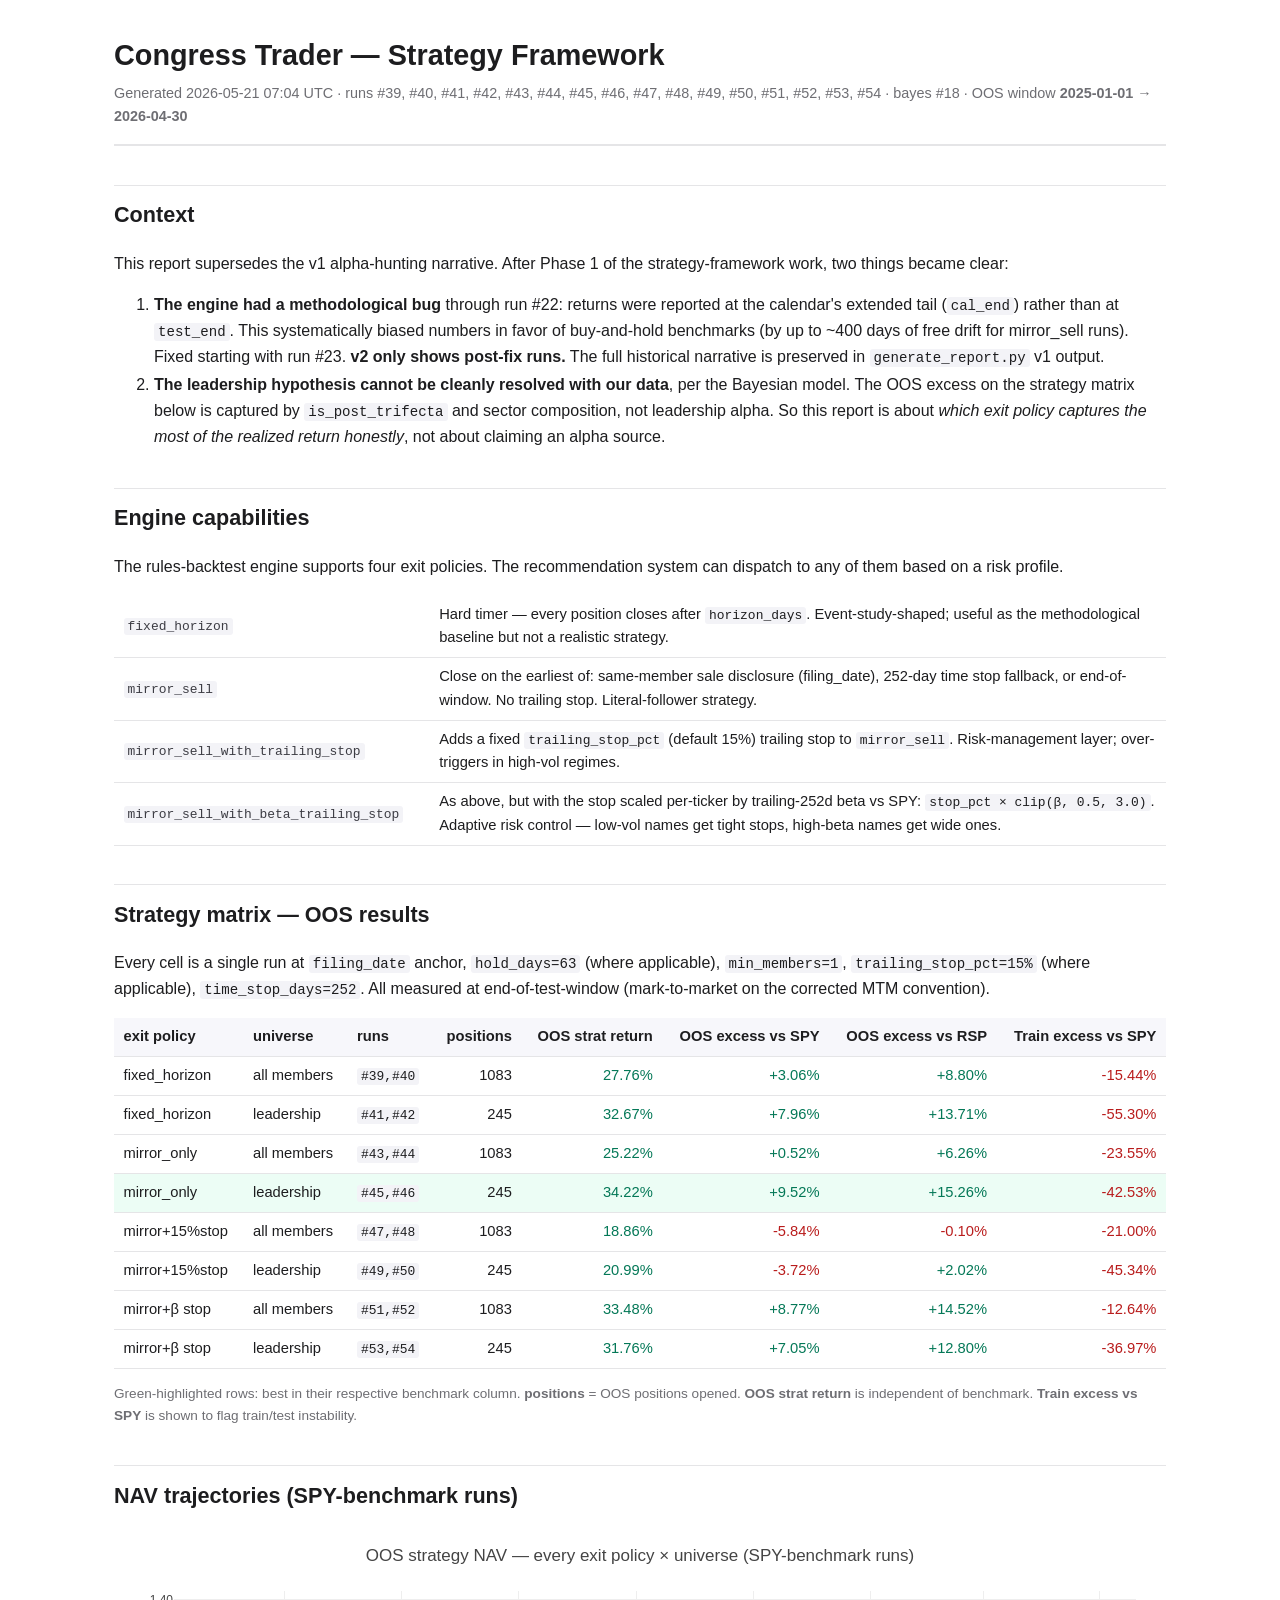
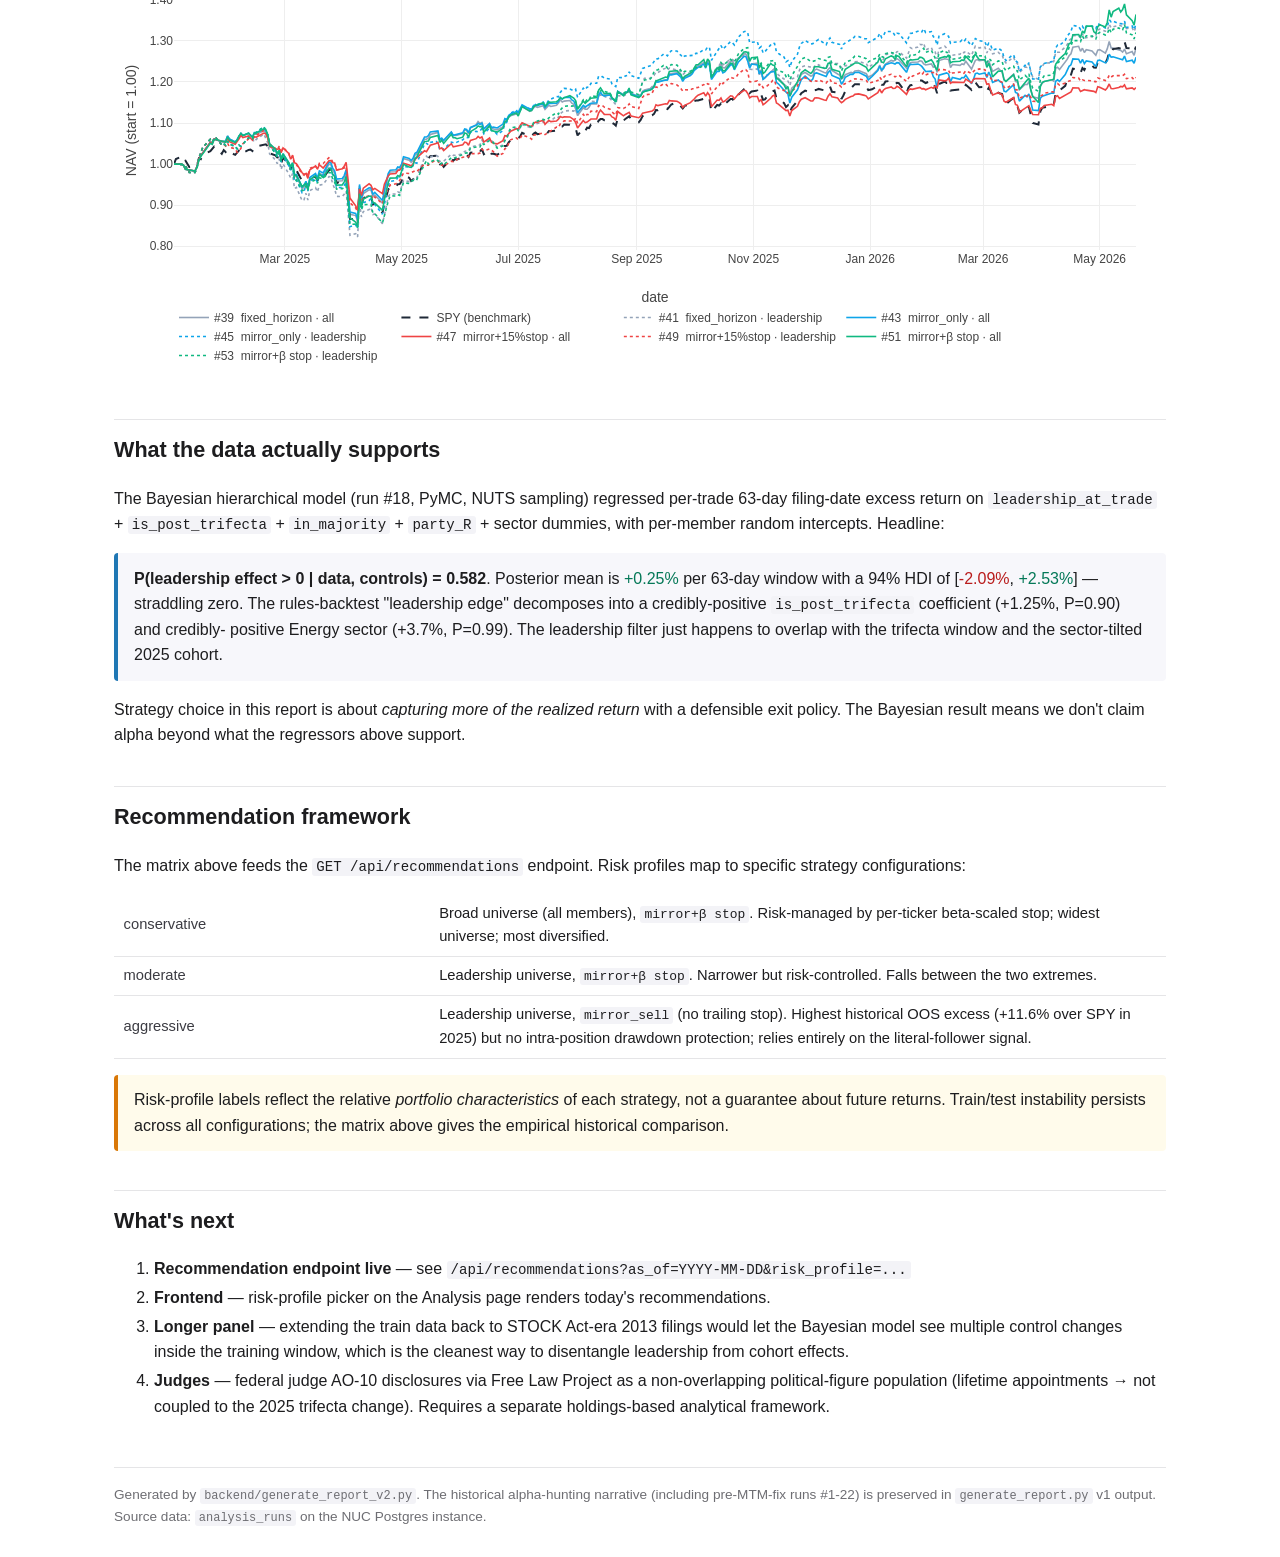
<file: reports/strategy_report_runs39-40-41-42-43-44-45-46-47-48-49-50-51-52-53-54-18_2026-05-21.html>
<!DOCTYPE html>
<html lang='en'><head><meta charset='utf-8'>
<title>Congress Trader — Strategy Framework Report</title>
<style>
* { box-sizing: border-box; }
body { font-family: -apple-system, BlinkMacSystemFont, "Segoe UI", Roboto, sans-serif;
       max-width: 1100px; margin: 2rem auto; padding: 0 1.5rem; color: #1d1d1f; line-height: 1.6; }
header { border-bottom: 2px solid #e5e5e7; padding-bottom: 1rem; margin-bottom: 2rem; }
header h1 { margin: 0 0 0.25rem; font-size: 1.8rem; }
header .meta { color: #6e6e73; font-size: 0.9rem; }
h2 { margin-top: 2.4rem; padding-top: 0.8rem; border-top: 1px solid #e5e5e7; font-size: 1.35rem; }
h3 { margin-top: 1.4rem; font-size: 1.05rem; }
.callout { background: #f7f7fb; border-left: 4px solid #1f77b4; padding: 0.8rem 1rem;
           border-radius: 4px; margin: 1rem 0; }
.callout.warn { border-left-color: #d97706; background: #fffbeb; }
.callout.crit { border-left-color: #b91c1c; background: #fef2f2; }
.callout.good { border-left-color: #047857; background: #ecfdf5; }
table { width: 100%; border-collapse: collapse; margin: 0.5rem 0; font-size: 0.92rem; }
th, td { text-align: left; padding: 0.45rem 0.6rem; border-bottom: 1px solid #e5e5e7; }
th { background: #f7f7fb; font-weight: 600; }
td.num, th.num { text-align: right; font-variant-numeric: tabular-nums; }
.pos { color: #047857; }
.neg { color: #b91c1c; }
code, kbd { font-family: ui-monospace, SFMono-Regular, Menlo, monospace; background: #f3f3f7;
            padding: 1px 4px; border-radius: 3px; font-size: 0.88em; }
.chart { margin: 1rem 0 1.5rem; }
ul.tight li, ol.tight li { margin: 0.2rem 0; }
.kvtable td.key { font-weight: 500; color: #3c3c43; width: 30%; }
footer { margin-top: 3rem; padding-top: 1rem; border-top: 1px solid #e5e5e7;
         color: #6e6e73; font-size: 0.85rem; }
</style>
<script src='https://cdn.plot.ly/plotly-2.27.0.min.js'></script>
</head><body>
<header>
  <h1>Congress Trader — Strategy Framework</h1>
  <div class='meta'>
    Generated 2026-05-21 07:04 UTC
    · runs #39, #40, #41, #42, #43, #44, #45, #46, #47, #48, #49, #50, #51, #52, #53, #54
    · bayes #18
    · OOS window <b>2025-01-01 → 2026-04-30</b>
  </div>
</header>

<h2 id='context'>Context</h2>
<p>
This report supersedes the v1 alpha-hunting narrative. After Phase 1 of
the strategy-framework work, two things became clear:
</p>
<ol class='tight'>
<li><b>The engine had a methodological bug</b> through run #22: returns
were reported at the calendar's extended tail
(<code>cal_end</code>) rather than at <code>test_end</code>. This
systematically biased numbers in favor of buy-and-hold benchmarks
(by up to ~400 days of free drift for mirror_sell runs). Fixed
starting with run #23. <b>v2 only shows post-fix runs.</b> The full
historical narrative is preserved in
<code>generate_report.py</code> v1 output.</li>
<li><b>The leadership hypothesis cannot be cleanly resolved with our
data</b>, per the Bayesian model. The OOS excess on the strategy
matrix below is captured by <code>is_post_trifecta</code> and
sector composition, not leadership alpha. So this report is about
<em>which exit policy captures the most of the realized return
honestly</em>, not about claiming an alpha source.</li>
</ol>

<h2 id='engine'>Engine capabilities</h2>
<p>The rules-backtest engine supports four exit policies. The recommendation
system can dispatch to any of them based on a risk profile.</p>
<table class='kvtable'>
<tr><td class='key'><code>fixed_horizon</code></td>
    <td>Hard timer — every position closes after <code>horizon_days</code>.
        Event-study-shaped; useful as the methodological baseline but not
        a realistic strategy.</td></tr>
<tr><td class='key'><code>mirror_sell</code></td>
    <td>Close on the earliest of: same-member sale disclosure
        (filing_date), 252-day time stop fallback, or end-of-window.
        No trailing stop. Literal-follower strategy.</td></tr>
<tr><td class='key'><code>mirror_sell_with_trailing_stop</code></td>
    <td>Adds a fixed <code>trailing_stop_pct</code> (default 15%)
        trailing stop to <code>mirror_sell</code>. Risk-management
        layer; over-triggers in high-vol regimes.</td></tr>
<tr><td class='key'><code>mirror_sell_with_beta_trailing_stop</code></td>
    <td>As above, but with the stop scaled per-ticker by trailing-252d
        beta vs SPY: <code>stop_pct × clip(β, 0.5, 3.0)</code>.
        Adaptive risk control — low-vol names get tight stops, high-beta
        names get wide ones.</td></tr>
</table>

<h2 id='matrix'>Strategy matrix — OOS results</h2>
<p>
Every cell is a single run at <code>filing_date</code> anchor,
<code>hold_days=63</code> (where applicable), <code>min_members=1</code>,
<code>trailing_stop_pct=15%</code> (where applicable),
<code>time_stop_days=252</code>. All measured at end-of-test-window
(mark-to-market on the corrected MTM convention).
</p>
<table><thead><tr><th>exit policy</th><th>universe</th><th>runs</th><th class='num'>positions</th><th class='num'>OOS strat return</th><th class='num'>OOS excess vs SPY</th><th class='num'>OOS excess vs RSP</th><th class='num'>Train excess vs SPY</th></tr></thead><tbody><tr><td>fixed_horizon</td><td>all members</td><td><code>#39,#40</code></td><td class='num'>1083</td><td class='num'><span class="pos">27.76%</span></td><td class='num'><span class="pos">+3.06%</span></td><td class='num'><span class="pos">+8.80%</span></td><td class='num'><span class="neg">-15.44%</span></td></tr><tr><td>fixed_horizon</td><td>leadership</td><td><code>#41,#42</code></td><td class='num'>245</td><td class='num'><span class="pos">32.67%</span></td><td class='num'><span class="pos">+7.96%</span></td><td class='num'><span class="pos">+13.71%</span></td><td class='num'><span class="neg">-55.30%</span></td></tr><tr><td>mirror_only</td><td>all members</td><td><code>#43,#44</code></td><td class='num'>1083</td><td class='num'><span class="pos">25.22%</span></td><td class='num'><span class="pos">+0.52%</span></td><td class='num'><span class="pos">+6.26%</span></td><td class='num'><span class="neg">-23.55%</span></td></tr><tr style='background:#ecfdf5'><td>mirror_only</td><td>leadership</td><td><code>#45,#46</code></td><td class='num'>245</td><td class='num'><span class="pos">34.22%</span></td><td class='num'><span class="pos">+9.52%</span></td><td class='num'><span class="pos">+15.26%</span></td><td class='num'><span class="neg">-42.53%</span></td></tr><tr><td>mirror+15%stop</td><td>all members</td><td><code>#47,#48</code></td><td class='num'>1083</td><td class='num'><span class="pos">18.86%</span></td><td class='num'><span class="neg">-5.84%</span></td><td class='num'><span class="neg">-0.10%</span></td><td class='num'><span class="neg">-21.00%</span></td></tr><tr><td>mirror+15%stop</td><td>leadership</td><td><code>#49,#50</code></td><td class='num'>245</td><td class='num'><span class="pos">20.99%</span></td><td class='num'><span class="neg">-3.72%</span></td><td class='num'><span class="pos">+2.02%</span></td><td class='num'><span class="neg">-45.34%</span></td></tr><tr><td>mirror+β stop</td><td>all members</td><td><code>#51,#52</code></td><td class='num'>1083</td><td class='num'><span class="pos">33.48%</span></td><td class='num'><span class="pos">+8.77%</span></td><td class='num'><span class="pos">+14.52%</span></td><td class='num'><span class="neg">-12.64%</span></td></tr><tr><td>mirror+β stop</td><td>leadership</td><td><code>#53,#54</code></td><td class='num'>245</td><td class='num'><span class="pos">31.76%</span></td><td class='num'><span class="pos">+7.05%</span></td><td class='num'><span class="pos">+12.80%</span></td><td class='num'><span class="neg">-36.97%</span></td></tr></tbody></table>
<p style='font-size:0.85rem;color:#6e6e73'>
Green-highlighted rows: best in their respective benchmark column.
<b>positions</b> = OOS positions opened.
<b>OOS strat return</b> is independent of benchmark.
<b>Train excess vs SPY</b> is shown to flag train/test instability.
</p>

<h2 id='nav'>NAV trajectories (SPY-benchmark runs)</h2>
<div id='chart-nav' class='chart'></div>


<h2 id='bayes'>What the data actually supports</h2>
<p>
The Bayesian hierarchical model (run #18, PyMC, NUTS sampling)
regressed per-trade 63-day filing-date excess return on
<code>leadership_at_trade</code> + <code>is_post_trifecta</code> +
<code>in_majority</code> + <code>party_R</code> + sector dummies, with
per-member random intercepts. Headline:
</p>
<p class='callout'>
<b>P(leadership effect &gt; 0 | data, controls) =
0.582</b>.
Posterior mean is <span class="pos">+0.25%</span> per 63-day window with a 94% HDI
of [<span class="neg">-2.09%</span>, <span class="pos">+2.53%</span>] — straddling zero. The
rules-backtest "leadership edge" decomposes into a credibly-positive
<code>is_post_trifecta</code> coefficient (+1.25%, P=0.90) and credibly-
positive Energy sector (+3.7%, P=0.99). The leadership filter just
happens to overlap with the trifecta window and the sector-tilted
2025 cohort.
</p>
<p>
Strategy choice in this report is about <em>capturing more of the
realized return</em> with a defensible exit policy. The Bayesian result
means we don't claim alpha beyond what the regressors above support.
</p>


<h2 id='recommendations'>Recommendation framework</h2>
<p>
The matrix above feeds the <code>GET /api/recommendations</code>
endpoint. Risk profiles map to specific strategy configurations:
</p>
<table class='kvtable'>
<tr><td class='key'>conservative</td>
    <td>Broad universe (all members), <code>mirror+β stop</code>.
        Risk-managed by per-ticker beta-scaled stop; widest universe;
        most diversified.</td></tr>
<tr><td class='key'>moderate</td>
    <td>Leadership universe, <code>mirror+β stop</code>. Narrower but
        risk-controlled. Falls between the two extremes.</td></tr>
<tr><td class='key'>aggressive</td>
    <td>Leadership universe, <code>mirror_sell</code> (no trailing stop).
        Highest historical OOS excess (+11.6% over SPY in 2025) but no
        intra-position drawdown protection; relies entirely on the
        literal-follower signal.</td></tr>
</table>
<p class='callout warn'>
Risk-profile labels reflect the relative <em>portfolio characteristics</em>
of each strategy, not a guarantee about future returns. Train/test
instability persists across all configurations; the matrix above gives
the empirical historical comparison.
</p>

<h2 id='whats-next'>What's next</h2>
<ol class='tight'>
<li><b>Recommendation endpoint live</b> — see
    <code>/api/recommendations?as_of=YYYY-MM-DD&risk_profile=...</code></li>
<li><b>Frontend</b> — risk-profile picker on the Analysis page renders
    today's recommendations.</li>
<li><b>Longer panel</b> — extending the train data back to STOCK
    Act-era 2013 filings would let the Bayesian model see multiple
    control changes inside the training window, which is the cleanest
    way to disentangle leadership from cohort effects.</li>
<li><b>Judges</b> — federal judge AO-10 disclosures via Free Law
    Project as a non-overlapping political-figure population (lifetime
    appointments → not coupled to the 2025 trifecta change). Requires
    a separate holdings-based analytical framework.</li>
</ol>

<footer>
Generated by <code>backend/generate_report_v2.py</code>. The historical
alpha-hunting narrative (including pre-MTM-fix runs #1-22) is preserved
in <code>generate_report.py</code> v1 output. Source data:
<code>analysis_runs</code> on the NUC Postgres instance.
</footer>

<script>
Plotly.newPlot('chart-nav', [{"type": "scatter", "mode": "lines", "x": ["2025-01-02", "2025-01-03", "2025-01-06", "2025-01-07", "2025-01-08", "2025-01-10", "2025-01-13", "2025-01-14", "2025-01-15", "2025-01-16", "2025-01-17", "2025-01-21", "2025-01-22", "2025-01-23", "2025-01-24", "2025-01-27", "2025-01-28", "2025-01-29", "2025-01-30", "2025-01-31", "2025-02-03", "2025-02-04", "2025-02-05", "2025-02-06", "2025-02-07", "2025-02-10", "2025-02-11", "2025-02-12", "2025-02-13", "2025-02-14", "2025-02-18", "2025-02-19", "2025-02-20", "2025-02-21", "2025-02-24", "2025-02-25", "2025-02-26", "2025-02-27", "2025-02-28", "2025-03-03", "2025-03-04", "2025-03-05", "2025-03-06", "2025-03-07", "2025-03-10", "2025-03-11", "2025-03-12", "2025-03-13", "2025-03-14", "2025-03-17", "2025-03-18", "2025-03-19", "2025-03-20", "2025-03-21", "2025-03-24", "2025-03-25", "2025-03-26", "2025-03-27", "2025-03-28", "2025-03-31", "2025-04-01", "2025-04-02", "2025-04-03", "2025-04-04", "2025-04-07", "2025-04-08", "2025-04-09", "2025-04-10", "2025-04-11", "2025-04-14", "2025-04-15", "2025-04-16", "2025-04-17", "2025-04-21", "2025-04-22", "2025-04-23", "2025-04-24", "2025-04-25", "2025-04-28", "2025-04-29", "2025-04-30", "2025-05-01", "2025-05-02", "2025-05-05", "2025-05-06", "2025-05-07", "2025-05-08", "2025-05-09", "2025-05-12", "2025-05-13", "2025-05-14", "2025-05-15", "2025-05-16", "2025-05-19", "2025-05-20", "2025-05-21", "2025-05-22", "2025-05-23", "2025-05-27", "2025-05-28", "2025-05-29", "2025-05-30", "2025-06-02", "2025-06-03", "2025-06-04", "2025-06-05", "2025-06-06", "2025-06-09", "2025-06-10", "2025-06-11", "2025-06-12", "2025-06-13", "2025-06-16", "2025-06-17", "2025-06-18", "2025-06-20", "2025-06-23", "2025-06-24", "2025-06-25", "2025-06-26", "2025-06-27", "2025-06-30", "2025-07-01", "2025-07-02", "2025-07-03", "2025-07-07", "2025-07-08", "2025-07-09", "2025-07-10", "2025-07-11", "2025-07-14", "2025-07-15", "2025-07-16", "2025-07-17", "2025-07-18", "2025-07-21", "2025-07-22", "2025-07-23", "2025-07-24", "2025-07-25", "2025-07-28", "2025-07-29", "2025-07-30", "2025-07-31", "2025-08-01", "2025-08-04", "2025-08-05", "2025-08-06", "2025-08-07", "2025-08-08", "2025-08-11", "2025-08-12", "2025-08-13", "2025-08-14", "2025-08-15", "2025-08-18", "2025-08-19", "2025-08-20", "2025-08-21", "2025-08-22", "2025-08-25", "2025-08-26", "2025-08-27", "2025-08-28", "2025-08-29", "2025-09-02", "2025-09-03", "2025-09-04", "2025-09-05", "2025-09-08", "2025-09-09", "2025-09-10", "2025-09-11", "2025-09-12", "2025-09-15", "2025-09-16", "2025-09-17", "2025-09-18", "2025-09-19", "2025-09-22", "2025-09-23", "2025-09-24", "2025-09-25", "2025-09-26", "2025-09-29", "2025-09-30", "2025-10-01", "2025-10-02", "2025-10-03", "2025-10-06", "2025-10-07", "2025-10-08", "2025-10-09", "2025-10-10", "2025-10-13", "2025-10-14", "2025-10-15", "2025-10-16", "2025-10-17", "2025-10-20", "2025-10-21", "2025-10-22", "2025-10-23", "2025-10-24", "2025-10-27", "2025-10-28", "2025-10-29", "2025-10-30", "2025-10-31", "2025-11-03", "2025-11-04", "2025-11-05", "2025-11-06", "2025-11-07", "2025-11-10", "2025-11-11", "2025-11-12", "2025-11-13", "2025-11-14", "2025-11-17", "2025-11-18", "2025-11-19", "2025-11-20", "2025-11-21", "2025-11-24", "2025-11-25", "2025-11-26", "2025-11-28", "2025-12-01", "2025-12-02", "2025-12-03", "2025-12-04", "2025-12-05", "2025-12-08", "2025-12-09", "2025-12-10", "2025-12-11", "2025-12-12", "2025-12-15", "2025-12-16", "2025-12-17", "2025-12-18", "2025-12-19", "2025-12-22", "2025-12-23", "2025-12-24", "2025-12-26", "2025-12-29", "2025-12-30", "2025-12-31", "2026-01-02", "2026-01-05", "2026-01-06", "2026-01-07", "2026-01-08", "2026-01-09", "2026-01-12", "2026-01-13", "2026-01-14", "2026-01-15", "2026-01-16", "2026-01-20", "2026-01-21", "2026-01-22", "2026-01-23", "2026-01-26", "2026-01-27", "2026-01-28", "2026-01-29", "2026-01-30", "2026-02-02", "2026-02-03", "2026-02-04", "2026-02-05", "2026-02-06", "2026-02-09", "2026-02-10", "2026-02-11", "2026-02-12", "2026-02-13", "2026-02-17", "2026-02-18", "2026-02-19", "2026-02-20", "2026-02-23", "2026-02-24", "2026-02-25", "2026-02-26", "2026-02-27", "2026-03-02", "2026-03-03", "2026-03-04", "2026-03-05", "2026-03-06", "2026-03-09", "2026-03-10", "2026-03-11", "2026-03-12", "2026-03-13", "2026-03-16", "2026-03-17", "2026-03-18", "2026-03-19", "2026-03-20", "2026-03-23", "2026-03-24", "2026-03-25", "2026-03-26", "2026-03-27", "2026-03-30", "2026-03-31", "2026-04-01", "2026-04-02", "2026-04-06", "2026-04-07", "2026-04-08", "2026-04-09", "2026-04-10", "2026-04-13", "2026-04-14", "2026-04-15", "2026-04-16", "2026-04-17", "2026-04-20", "2026-04-21", "2026-04-22", "2026-04-23", "2026-04-24", "2026-04-27", "2026-04-28", "2026-04-29", "2026-04-30", "2026-05-01", "2026-05-04", "2026-05-05", "2026-05-06", "2026-05-07", "2026-05-08", "2026-05-11", "2026-05-12", "2026-05-13", "2026-05-14", "2026-05-15", "2026-05-18", "2026-05-19", "2026-05-20"], "y": [1.0, 1.0, 1.0003, 0.9969, 0.9874, 0.9857, 0.9832, 0.9941, 1.0117, 1.0207, 1.0278, 1.0529, 1.0503, 1.061, 1.0594, 1.0547, 1.0556, 1.0563, 1.0686, 1.0612, 1.0542, 1.0595, 1.0683, 1.0749, 1.0694, 1.0752, 1.0704, 1.0664, 1.0732, 1.0726, 1.0809, 1.0769, 1.0664, 1.044, 1.0319, 1.0216, 1.0287, 1.0083, 1.0205, 0.9989, 0.9883, 0.9981, 0.9695, 0.9704, 0.9395, 0.9444, 0.9534, 0.9364, 0.9618, 0.9718, 0.9606, 0.9779, 0.9754, 0.9733, 0.9997, 0.9984, 0.985, 0.9784, 0.9584, 0.9595, 0.9668, 0.981, 0.9267, 0.8778, 0.8747, 0.8608, 0.9466, 0.9121, 0.9283, 0.9374, 0.9367, 0.9212, 0.9247, 0.9047, 0.93, 0.952, 0.9722, 0.981, 0.9813, 0.9877, 0.986, 0.996, 1.0134, 1.0093, 1.0045, 1.0089, 1.0218, 1.025, 1.0515, 1.0607, 1.0609, 1.0639, 1.072, 1.0763, 1.0773, 1.0586, 1.0625, 1.0567, 1.0776, 1.0691, 1.0706, 1.0704, 1.0745, 1.0838, 1.0818, 1.0741, 1.088, 1.096, 1.1036, 1.0989, 1.1013, 1.0865, 1.0987, 1.0871, 1.0856, 1.0835, 1.0905, 1.1053, 1.1054, 1.1136, 1.1179, 1.1234, 1.1236, 1.1328, 1.1402, 1.1283, 1.1311, 1.1367, 1.1409, 1.1379, 1.1421, 1.1335, 1.138, 1.1433, 1.1405, 1.1434, 1.1488, 1.1566, 1.151, 1.1534, 1.1549, 1.1485, 1.1457, 1.1343, 1.118, 1.1372, 1.1335, 1.1335, 1.1384, 1.1467, 1.1465, 1.1647, 1.1718, 1.1676, 1.1674, 1.17, 1.1618, 1.1566, 1.1526, 1.1771, 1.1696, 1.1741, 1.1763, 1.182, 1.1722, 1.1645, 1.1672, 1.1773, 1.1802, 1.1841, 1.1887, 1.1886, 1.2031, 1.2007, 1.2053, 1.2051, 1.2056, 1.2205, 1.2206, 1.2226, 1.221, 1.2154, 1.2073, 1.2121, 1.2177, 1.2238, 1.2307, 1.2372, 1.2393, 1.2473, 1.2392, 1.2509, 1.2457, 1.2115, 1.232, 1.2349, 1.2433, 1.2347, 1.2343, 1.2503, 1.2512, 1.2409, 1.2499, 1.2563, 1.269, 1.268, 1.2592, 1.2406, 1.2437, 1.2461, 1.2248, 1.229, 1.2073, 1.2112, 1.2225, 1.2277, 1.2325, 1.2118, 1.2094, 1.1945, 1.1896, 1.1864, 1.1681, 1.1851, 1.1974, 1.2106, 1.2186, 1.223, 1.2142, 1.2156, 1.229, 1.2313, 1.2289, 1.2233, 1.2217, 1.2304, 1.2346, 1.2283, 1.2194, 1.217, 1.2076, 1.2105, 1.2177, 1.2237, 1.2218, 1.2267, 1.2279, 1.2218, 1.2201, 1.2119, 1.2163, 1.2305, 1.2414, 1.2255, 1.2371, 1.2437, 1.2525, 1.2509, 1.2525, 1.2568, 1.2541, 1.2336, 1.2424, 1.247, 1.2481, 1.2487, 1.2517, 1.2505, 1.2439, 1.2415, 1.244, 1.236, 1.2384, 1.2231, 1.2523, 1.2565, 1.256, 1.2546, 1.235, 1.2426, 1.2406, 1.244, 1.2424, 1.2503, 1.2314, 1.2422, 1.2526, 1.2545, 1.252, 1.2536, 1.2424, 1.2519, 1.2408, 1.2258, 1.2333, 1.2276, 1.2236, 1.205, 1.2018, 1.2147, 1.2187, 1.2014, 1.1996, 1.1813, 1.1943, 1.1934, 1.1998, 1.1822, 1.1637, 1.1606, 1.1917, 1.1972, 1.201, 1.2054, 1.2022, 1.2333, 1.2357, 1.2305, 1.2472, 1.2549, 1.2637, 1.2686, 1.2846, 1.2868, 1.2747, 1.2821, 1.2717, 1.2786, 1.2757, 1.2712, 1.265, 1.2776, 1.2787, 1.2704, 1.2811, 1.2986, 1.2826, 1.2824, 1.2793, 1.2768, 1.2728, 1.2801, 1.2688, 1.2741, 1.2647, 1.2827], "name": "#39  fixed_horizon \u00b7 all", "line": {"color": "#94a3b8", "width": 1.6, "dash": "solid"}}, {"type": "scatter", "mode": "lines", "x": ["2025-01-02", "2025-01-03", "2025-01-06", "2025-01-07", "2025-01-08", "2025-01-10", "2025-01-13", "2025-01-14", "2025-01-15", "2025-01-16", "2025-01-17", "2025-01-21", "2025-01-22", "2025-01-23", "2025-01-24", "2025-01-27", "2025-01-28", "2025-01-29", "2025-01-30", "2025-01-31", "2025-02-03", "2025-02-04", "2025-02-05", "2025-02-06", "2025-02-07", "2025-02-10", "2025-02-11", "2025-02-12", "2025-02-13", "2025-02-14", "2025-02-18", "2025-02-19", "2025-02-20", "2025-02-21", "2025-02-24", "2025-02-25", "2025-02-26", "2025-02-27", "2025-02-28", "2025-03-03", "2025-03-04", "2025-03-05", "2025-03-06", "2025-03-07", "2025-03-10", "2025-03-11", "2025-03-12", "2025-03-13", "2025-03-14", "2025-03-17", "2025-03-18", "2025-03-19", "2025-03-20", "2025-03-21", "2025-03-24", "2025-03-25", "2025-03-26", "2025-03-27", "2025-03-28", "2025-03-31", "2025-04-01", "2025-04-02", "2025-04-03", "2025-04-04", "2025-04-07", "2025-04-08", "2025-04-09", "2025-04-10", "2025-04-11", "2025-04-14", "2025-04-15", "2025-04-16", "2025-04-17", "2025-04-21", "2025-04-22", "2025-04-23", "2025-04-24", "2025-04-25", "2025-04-28", "2025-04-29", "2025-04-30", "2025-05-01", "2025-05-02", "2025-05-05", "2025-05-06", "2025-05-07", "2025-05-08", "2025-05-09", "2025-05-12", "2025-05-13", "2025-05-14", "2025-05-15", "2025-05-16", "2025-05-19", "2025-05-20", "2025-05-21", "2025-05-22", "2025-05-23", "2025-05-27", "2025-05-28", "2025-05-29", "2025-05-30", "2025-06-02", "2025-06-03", "2025-06-04", "2025-06-05", "2025-06-06", "2025-06-09", "2025-06-10", "2025-06-11", "2025-06-12", "2025-06-13", "2025-06-16", "2025-06-17", "2025-06-18", "2025-06-20", "2025-06-23", "2025-06-24", "2025-06-25", "2025-06-26", "2025-06-27", "2025-06-30", "2025-07-01", "2025-07-02", "2025-07-03", "2025-07-07", "2025-07-08", "2025-07-09", "2025-07-10", "2025-07-11", "2025-07-14", "2025-07-15", "2025-07-16", "2025-07-17", "2025-07-18", "2025-07-21", "2025-07-22", "2025-07-23", "2025-07-24", "2025-07-25", "2025-07-28", "2025-07-29", "2025-07-30", "2025-07-31", "2025-08-01", "2025-08-04", "2025-08-05", "2025-08-06", "2025-08-07", "2025-08-08", "2025-08-11", "2025-08-12", "2025-08-13", "2025-08-14", "2025-08-15", "2025-08-18", "2025-08-19", "2025-08-20", "2025-08-21", "2025-08-22", "2025-08-25", "2025-08-26", "2025-08-27", "2025-08-28", "2025-08-29", "2025-09-02", "2025-09-03", "2025-09-04", "2025-09-05", "2025-09-08", "2025-09-09", "2025-09-10", "2025-09-11", "2025-09-12", "2025-09-15", "2025-09-16", "2025-09-17", "2025-09-18", "2025-09-19", "2025-09-22", "2025-09-23", "2025-09-24", "2025-09-25", "2025-09-26", "2025-09-29", "2025-09-30", "2025-10-01", "2025-10-02", "2025-10-03", "2025-10-06", "2025-10-07", "2025-10-08", "2025-10-09", "2025-10-10", "2025-10-13", "2025-10-14", "2025-10-15", "2025-10-16", "2025-10-17", "2025-10-20", "2025-10-21", "2025-10-22", "2025-10-23", "2025-10-24", "2025-10-27", "2025-10-28", "2025-10-29", "2025-10-30", "2025-10-31", "2025-11-03", "2025-11-04", "2025-11-05", "2025-11-06", "2025-11-07", "2025-11-10", "2025-11-11", "2025-11-12", "2025-11-13", "2025-11-14", "2025-11-17", "2025-11-18", "2025-11-19", "2025-11-20", "2025-11-21", "2025-11-24", "2025-11-25", "2025-11-26", "2025-11-28", "2025-12-01", "2025-12-02", "2025-12-03", "2025-12-04", "2025-12-05", "2025-12-08", "2025-12-09", "2025-12-10", "2025-12-11", "2025-12-12", "2025-12-15", "2025-12-16", "2025-12-17", "2025-12-18", "2025-12-19", "2025-12-22", "2025-12-23", "2025-12-24", "2025-12-26", "2025-12-29", "2025-12-30", "2025-12-31", "2026-01-02", "2026-01-05", "2026-01-06", "2026-01-07", "2026-01-08", "2026-01-09", "2026-01-12", "2026-01-13", "2026-01-14", "2026-01-15", "2026-01-16", "2026-01-20", "2026-01-21", "2026-01-22", "2026-01-23", "2026-01-26", "2026-01-27", "2026-01-28", "2026-01-29", "2026-01-30", "2026-02-02", "2026-02-03", "2026-02-04", "2026-02-05", "2026-02-06", "2026-02-09", "2026-02-10", "2026-02-11", "2026-02-12", "2026-02-13", "2026-02-17", "2026-02-18", "2026-02-19", "2026-02-20", "2026-02-23", "2026-02-24", "2026-02-25", "2026-02-26", "2026-02-27", "2026-03-02", "2026-03-03", "2026-03-04", "2026-03-05", "2026-03-06", "2026-03-09", "2026-03-10", "2026-03-11", "2026-03-12", "2026-03-13", "2026-03-16", "2026-03-17", "2026-03-18", "2026-03-19", "2026-03-20", "2026-03-23", "2026-03-24", "2026-03-25", "2026-03-26", "2026-03-27", "2026-03-30", "2026-03-31", "2026-04-01", "2026-04-02", "2026-04-06", "2026-04-07", "2026-04-08", "2026-04-09", "2026-04-10", "2026-04-13", "2026-04-14", "2026-04-15", "2026-04-16", "2026-04-17", "2026-04-20", "2026-04-21", "2026-04-22", "2026-04-23", "2026-04-24", "2026-04-27", "2026-04-28", "2026-04-29", "2026-04-30", "2026-05-01", "2026-05-04", "2026-05-05", "2026-05-06", "2026-05-07", "2026-05-08", "2026-05-11", "2026-05-12", "2026-05-13", "2026-05-14", "2026-05-15", "2026-05-18", "2026-05-19", "2026-05-20"], "y": [1.0, 1.0125, 1.0183, 1.0068, 1.0083, 0.9929, 0.9944, 0.9958, 1.0139, 1.012, 1.0221, 1.0315, 1.0373, 1.0429, 1.0399, 1.0252, 1.034, 1.0294, 1.0349, 1.0294, 1.0225, 1.0293, 1.0335, 1.0371, 1.0276, 1.0346, 1.0354, 1.032, 1.0429, 1.0429, 1.0459, 1.0484, 1.044, 1.0262, 1.0215, 1.0164, 1.0169, 1.0007, 1.0163, 0.9985, 0.9867, 0.9973, 0.9796, 0.9851, 0.9588, 0.9509, 0.9559, 0.9432, 0.9627, 0.9701, 0.9596, 0.97, 0.9672, 0.9676, 0.9849, 0.9873, 0.9755, 0.9729, 0.9533, 0.9597, 0.9624, 0.9685, 0.9208, 0.8669, 0.8653, 0.8518, 0.9412, 0.9, 0.916, 0.9249, 0.9223, 0.9018, 0.9031, 0.8816, 0.9046, 0.9186, 0.9379, 0.9447, 0.945, 0.951, 0.9514, 0.9581, 0.9723, 0.9668, 0.9587, 0.9627, 0.9694, 0.9682, 1.0002, 1.0068, 1.0081, 1.013, 1.0194, 1.0205, 1.0171, 1.0, 1.0003, 0.9935, 1.0142, 1.0083, 1.0123, 1.0112, 1.0169, 1.0227, 1.0224, 1.0174, 1.0279, 1.0288, 1.0346, 1.0317, 1.0358, 1.0242, 1.034, 1.0251, 1.025, 1.0226, 1.0327, 1.0441, 1.0447, 1.0528, 1.0581, 1.0631, 1.0628, 1.0676, 1.076, 1.068, 1.0674, 1.0738, 1.0768, 1.073, 1.0751, 1.0705, 1.0741, 1.0807, 1.0799, 1.0819, 1.0821, 1.0913, 1.0916, 1.0962, 1.096, 1.0931, 1.0917, 1.0876, 1.0698, 1.086, 1.0805, 1.0888, 1.0879, 1.0964, 1.0942, 1.1059, 1.1096, 1.1097, 1.1071, 1.1069, 1.1009, 1.098, 1.0936, 1.1104, 1.1055, 1.1101, 1.1126, 1.1166, 1.1099, 1.1017, 1.1077, 1.1169, 1.1137, 1.1164, 1.119, 1.1222, 1.1316, 1.1312, 1.1372, 1.1356, 1.1342, 1.1395, 1.1452, 1.1506, 1.1443, 1.1407, 1.1354, 1.1419, 1.1451, 1.1495, 1.1534, 1.1547, 1.1547, 1.1588, 1.1545, 1.1614, 1.158, 1.1267, 1.144, 1.1426, 1.1477, 1.1399, 1.1464, 1.1583, 1.1583, 1.1523, 1.1591, 1.1686, 1.1823, 1.1855, 1.1861, 1.173, 1.1769, 1.1791, 1.1651, 1.1691, 1.1566, 1.1577, 1.1758, 1.1785, 1.1791, 1.1596, 1.1594, 1.1486, 1.1389, 1.1433, 1.1259, 1.1371, 1.1539, 1.1647, 1.1727, 1.1791, 1.1738, 1.1759, 1.18, 1.1809, 1.1831, 1.1796, 1.1785, 1.1864, 1.1891, 1.1763, 1.1746, 1.1714, 1.1585, 1.1672, 1.1778, 1.1851, 1.1905, 1.1947, 1.1946, 1.1904, 1.1889, 1.1801, 1.1823, 1.1901, 1.1972, 1.1933, 1.1932, 1.2011, 1.203, 1.2006, 1.1947, 1.1979, 1.1969, 1.1726, 1.1861, 1.1923, 1.1927, 1.1988, 1.2036, 1.2035, 1.2011, 1.1975, 1.2034, 1.1933, 1.1875, 1.1726, 1.1951, 1.2009, 1.1977, 1.1975, 1.179, 1.1798, 1.1817, 1.1877, 1.1845, 1.1931, 1.1809, 1.1895, 1.1995, 1.1929, 1.1871, 1.1878, 1.1773, 1.1856, 1.179, 1.1636, 1.1738, 1.1719, 1.1704, 1.1526, 1.1461, 1.1578, 1.1608, 1.1446, 1.1418, 1.1254, 1.1373, 1.1334, 1.1398, 1.1194, 1.1003, 1.0966, 1.1285, 1.137, 1.138, 1.1434, 1.1439, 1.1731, 1.1798, 1.179, 1.1906, 1.2051, 1.2146, 1.2176, 1.2323, 1.2298, 1.2218, 1.2341, 1.2293, 1.2389, 1.241, 1.235, 1.2348, 1.2471, 1.2505, 1.2459, 1.2559, 1.2734, 1.2695, 1.28, 1.2829, 1.2809, 1.2881, 1.2983, 1.2827, 1.2818, 1.2732, 1.2863], "name": "SPY (benchmark)", "line": {"color": "#1f2937", "width": 2, "dash": "dash"}}, {"type": "scatter", "mode": "lines", "x": ["2025-01-02", "2025-01-03", "2025-01-06", "2025-01-07", "2025-01-08", "2025-01-10", "2025-01-13", "2025-01-14", "2025-01-15", "2025-01-16", "2025-01-17", "2025-01-21", "2025-01-22", "2025-01-23", "2025-01-24", "2025-01-27", "2025-01-28", "2025-01-29", "2025-01-30", "2025-01-31", "2025-02-03", "2025-02-04", "2025-02-05", "2025-02-06", "2025-02-07", "2025-02-10", "2025-02-11", "2025-02-12", "2025-02-13", "2025-02-14", "2025-02-18", "2025-02-19", "2025-02-20", "2025-02-21", "2025-02-24", "2025-02-25", "2025-02-26", "2025-02-27", "2025-02-28", "2025-03-03", "2025-03-04", "2025-03-05", "2025-03-06", "2025-03-07", "2025-03-10", "2025-03-11", "2025-03-12", "2025-03-13", "2025-03-14", "2025-03-17", "2025-03-18", "2025-03-19", "2025-03-20", "2025-03-21", "2025-03-24", "2025-03-25", "2025-03-26", "2025-03-27", "2025-03-28", "2025-03-31", "2025-04-01", "2025-04-02", "2025-04-03", "2025-04-04", "2025-04-07", "2025-04-08", "2025-04-09", "2025-04-10", "2025-04-11", "2025-04-14", "2025-04-15", "2025-04-16", "2025-04-17", "2025-04-21", "2025-04-22", "2025-04-23", "2025-04-24", "2025-04-25", "2025-04-28", "2025-04-29", "2025-04-30", "2025-05-01", "2025-05-02", "2025-05-05", "2025-05-06", "2025-05-07", "2025-05-08", "2025-05-09", "2025-05-12", "2025-05-13", "2025-05-14", "2025-05-15", "2025-05-16", "2025-05-19", "2025-05-20", "2025-05-21", "2025-05-22", "2025-05-23", "2025-05-27", "2025-05-28", "2025-05-29", "2025-05-30", "2025-06-02", "2025-06-03", "2025-06-04", "2025-06-05", "2025-06-06", "2025-06-09", "2025-06-10", "2025-06-11", "2025-06-12", "2025-06-13", "2025-06-16", "2025-06-17", "2025-06-18", "2025-06-20", "2025-06-23", "2025-06-24", "2025-06-25", "2025-06-26", "2025-06-27", "2025-06-30", "2025-07-01", "2025-07-02", "2025-07-03", "2025-07-07", "2025-07-08", "2025-07-09", "2025-07-10", "2025-07-11", "2025-07-14", "2025-07-15", "2025-07-16", "2025-07-17", "2025-07-18", "2025-07-21", "2025-07-22", "2025-07-23", "2025-07-24", "2025-07-25", "2025-07-28", "2025-07-29", "2025-07-30", "2025-07-31", "2025-08-01", "2025-08-04", "2025-08-05", "2025-08-06", "2025-08-07", "2025-08-08", "2025-08-11", "2025-08-12", "2025-08-13", "2025-08-14", "2025-08-15", "2025-08-18", "2025-08-19", "2025-08-20", "2025-08-21", "2025-08-22", "2025-08-25", "2025-08-26", "2025-08-27", "2025-08-28", "2025-08-29", "2025-09-02", "2025-09-03", "2025-09-04", "2025-09-05", "2025-09-08", "2025-09-09", "2025-09-10", "2025-09-11", "2025-09-12", "2025-09-15", "2025-09-16", "2025-09-17", "2025-09-18", "2025-09-19", "2025-09-22", "2025-09-23", "2025-09-24", "2025-09-25", "2025-09-26", "2025-09-29", "2025-09-30", "2025-10-01", "2025-10-02", "2025-10-03", "2025-10-06", "2025-10-07", "2025-10-08", "2025-10-09", "2025-10-10", "2025-10-13", "2025-10-14", "2025-10-15", "2025-10-16", "2025-10-17", "2025-10-20", "2025-10-21", "2025-10-22", "2025-10-23", "2025-10-24", "2025-10-27", "2025-10-28", "2025-10-29", "2025-10-30", "2025-10-31", "2025-11-03", "2025-11-04", "2025-11-05", "2025-11-06", "2025-11-07", "2025-11-10", "2025-11-11", "2025-11-12", "2025-11-13", "2025-11-14", "2025-11-17", "2025-11-18", "2025-11-19", "2025-11-20", "2025-11-21", "2025-11-24", "2025-11-25", "2025-11-26", "2025-11-28", "2025-12-01", "2025-12-02", "2025-12-03", "2025-12-04", "2025-12-05", "2025-12-08", "2025-12-09", "2025-12-10", "2025-12-11", "2025-12-12", "2025-12-15", "2025-12-16", "2025-12-17", "2025-12-18", "2025-12-19", "2025-12-22", "2025-12-23", "2025-12-24", "2025-12-26", "2025-12-29", "2025-12-30", "2025-12-31", "2026-01-02", "2026-01-05", "2026-01-06", "2026-01-07", "2026-01-08", "2026-01-09", "2026-01-12", "2026-01-13", "2026-01-14", "2026-01-15", "2026-01-16", "2026-01-20", "2026-01-21", "2026-01-22", "2026-01-23", "2026-01-26", "2026-01-27", "2026-01-28", "2026-01-29", "2026-01-30", "2026-02-02", "2026-02-03", "2026-02-04", "2026-02-05", "2026-02-06", "2026-02-09", "2026-02-10", "2026-02-11", "2026-02-12", "2026-02-13", "2026-02-17", "2026-02-18", "2026-02-19", "2026-02-20", "2026-02-23", "2026-02-24", "2026-02-25", "2026-02-26", "2026-02-27", "2026-03-02", "2026-03-03", "2026-03-04", "2026-03-05", "2026-03-06", "2026-03-09", "2026-03-10", "2026-03-11", "2026-03-12", "2026-03-13", "2026-03-16", "2026-03-17", "2026-03-18", "2026-03-19", "2026-03-20", "2026-03-23", "2026-03-24", "2026-03-25", "2026-03-26", "2026-03-27", "2026-03-30", "2026-03-31", "2026-04-01", "2026-04-02", "2026-04-06", "2026-04-07", "2026-04-08", "2026-04-09", "2026-04-10", "2026-04-13", "2026-04-14", "2026-04-15", "2026-04-16", "2026-04-17", "2026-04-20", "2026-04-21", "2026-04-22", "2026-04-23", "2026-04-24", "2026-04-27", "2026-04-28", "2026-04-29", "2026-04-30", "2026-05-01", "2026-05-04", "2026-05-05", "2026-05-06", "2026-05-07", "2026-05-08", "2026-05-11", "2026-05-12", "2026-05-13", "2026-05-14", "2026-05-15", "2026-05-18", "2026-05-19", "2026-05-20"], "y": [1.0, 1.0, 1.0, 0.9984, 0.9956, 0.9796, 0.9798, 0.9903, 1.0147, 1.0303, 1.0403, 1.0606, 1.0535, 1.0629, 1.0641, 1.0464, 1.0498, 1.0455, 1.0558, 1.0486, 1.0433, 1.0373, 1.046, 1.0433, 1.0491, 1.0643, 1.0609, 1.0615, 1.0537, 1.0604, 1.0734, 1.0635, 1.0521, 1.0248, 1.0103, 1.0013, 1.0125, 0.9871, 1.0008, 0.9762, 0.9661, 0.9768, 0.9401, 0.9432, 0.9107, 0.9134, 0.9288, 0.9126, 0.9358, 0.9426, 0.9324, 0.9487, 0.9488, 0.9506, 0.9694, 0.969, 0.9515, 0.9405, 0.9215, 0.9209, 0.9266, 0.934, 0.8824, 0.8266, 0.8306, 0.8224, 0.9075, 0.8713, 0.8845, 0.8893, 0.8945, 0.8773, 0.8785, 0.8546, 0.8751, 0.8965, 0.9199, 0.9273, 0.927, 0.9323, 0.9306, 0.945, 0.9601, 0.9573, 0.9564, 0.9601, 0.968, 0.967, 1.0021, 1.0159, 1.0196, 1.0143, 1.0175, 1.0214, 1.0189, 1.0058, 1.0078, 1.0069, 1.0243, 1.0214, 1.0216, 1.0221, 1.0256, 1.0311, 1.0323, 1.0323, 1.0417, 1.0437, 1.0454, 1.0468, 1.0582, 1.0522, 1.0597, 1.0562, 1.0537, 1.041, 1.0467, 1.0591, 1.0619, 1.0742, 1.0831, 1.0871, 1.082, 1.0884, 1.0964, 1.0897, 1.0871, 1.0968, 1.0971, 1.0989, 1.1029, 1.0997, 1.1006, 1.105, 1.1059, 1.1162, 1.1134, 1.1232, 1.1267, 1.1293, 1.1303, 1.13, 1.1291, 1.1356, 1.1191, 1.141, 1.1372, 1.1443, 1.1432, 1.153, 1.1517, 1.1686, 1.1678, 1.1695, 1.1651, 1.1597, 1.1542, 1.1497, 1.1451, 1.1667, 1.1655, 1.1689, 1.1699, 1.1771, 1.1716, 1.1657, 1.1872, 1.2006, 1.209, 1.209, 1.2134, 1.216, 1.2238, 1.2228, 1.2318, 1.2333, 1.2285, 1.2337, 1.2322, 1.2304, 1.2283, 1.2246, 1.2177, 1.2215, 1.2223, 1.2271, 1.2295, 1.2332, 1.2345, 1.24, 1.2389, 1.2432, 1.2403, 1.2231, 1.2338, 1.24, 1.2477, 1.2415, 1.2447, 1.2556, 1.2545, 1.2507, 1.2548, 1.2577, 1.2654, 1.2621, 1.2523, 1.2313, 1.2304, 1.2317, 1.2188, 1.2209, 1.2109, 1.2153, 1.2205, 1.2281, 1.2334, 1.2214, 1.2172, 1.2071, 1.2044, 1.2023, 1.1914, 1.2075, 1.2124, 1.2286, 1.2367, 1.2394, 1.2361, 1.2332, 1.2386, 1.2368, 1.2418, 1.233, 1.2309, 1.2427, 1.249, 1.2446, 1.2446, 1.2391, 1.2356, 1.2411, 1.2394, 1.2425, 1.2429, 1.2491, 1.2499, 1.2459, 1.245, 1.2358, 1.2417, 1.2476, 1.2611, 1.2461, 1.2568, 1.266, 1.271, 1.2681, 1.2675, 1.2738, 1.2742, 1.2582, 1.2705, 1.2836, 1.281, 1.2853, 1.2914, 1.2906, 1.2947, 1.2783, 1.284, 1.273, 1.273, 1.2564, 1.2815, 1.2874, 1.2824, 1.2795, 1.258, 1.2652, 1.2678, 1.2738, 1.2711, 1.2752, 1.2649, 1.2746, 1.2875, 1.2849, 1.2832, 1.2847, 1.2705, 1.2815, 1.2786, 1.2684, 1.2721, 1.2678, 1.2659, 1.2522, 1.2466, 1.2571, 1.2605, 1.2474, 1.2453, 1.2229, 1.2363, 1.2358, 1.2443, 1.2256, 1.2116, 1.2069, 1.2372, 1.2378, 1.2459, 1.2468, 1.2498, 1.2725, 1.272, 1.2724, 1.2847, 1.2907, 1.3012, 1.3052, 1.313, 1.3121, 1.3076, 1.3173, 1.3071, 1.3077, 1.3099, 1.3148, 1.3134, 1.3267, 1.329, 1.3236, 1.3233, 1.3405, 1.3319, 1.3342, 1.3382, 1.337, 1.3347, 1.3425, 1.3301, 1.3317, 1.3227, 1.3346], "name": "#41  fixed_horizon \u00b7 leadership", "line": {"color": "#94a3b8", "width": 1.6, "dash": "dot"}}, {"type": "scatter", "mode": "lines", "x": ["2025-01-02", "2025-01-03", "2025-01-06", "2025-01-07", "2025-01-08", "2025-01-10", "2025-01-13", "2025-01-14", "2025-01-15", "2025-01-16", "2025-01-17", "2025-01-21", "2025-01-22", "2025-01-23", "2025-01-24", "2025-01-27", "2025-01-28", "2025-01-29", "2025-01-30", "2025-01-31", "2025-02-03", "2025-02-04", "2025-02-05", "2025-02-06", "2025-02-07", "2025-02-10", "2025-02-11", "2025-02-12", "2025-02-13", "2025-02-14", "2025-02-18", "2025-02-19", "2025-02-20", "2025-02-21", "2025-02-24", "2025-02-25", "2025-02-26", "2025-02-27", "2025-02-28", "2025-03-03", "2025-03-04", "2025-03-05", "2025-03-06", "2025-03-07", "2025-03-10", "2025-03-11", "2025-03-12", "2025-03-13", "2025-03-14", "2025-03-17", "2025-03-18", "2025-03-19", "2025-03-20", "2025-03-21", "2025-03-24", "2025-03-25", "2025-03-26", "2025-03-27", "2025-03-28", "2025-03-31", "2025-04-01", "2025-04-02", "2025-04-03", "2025-04-04", "2025-04-07", "2025-04-08", "2025-04-09", "2025-04-10", "2025-04-11", "2025-04-14", "2025-04-15", "2025-04-16", "2025-04-17", "2025-04-21", "2025-04-22", "2025-04-23", "2025-04-24", "2025-04-25", "2025-04-28", "2025-04-29", "2025-04-30", "2025-05-01", "2025-05-02", "2025-05-05", "2025-05-06", "2025-05-07", "2025-05-08", "2025-05-09", "2025-05-12", "2025-05-13", "2025-05-14", "2025-05-15", "2025-05-16", "2025-05-19", "2025-05-20", "2025-05-21", "2025-05-22", "2025-05-23", "2025-05-27", "2025-05-28", "2025-05-29", "2025-05-30", "2025-06-02", "2025-06-03", "2025-06-04", "2025-06-05", "2025-06-06", "2025-06-09", "2025-06-10", "2025-06-11", "2025-06-12", "2025-06-13", "2025-06-16", "2025-06-17", "2025-06-18", "2025-06-20", "2025-06-23", "2025-06-24", "2025-06-25", "2025-06-26", "2025-06-27", "2025-06-30", "2025-07-01", "2025-07-02", "2025-07-03", "2025-07-07", "2025-07-08", "2025-07-09", "2025-07-10", "2025-07-11", "2025-07-14", "2025-07-15", "2025-07-16", "2025-07-17", "2025-07-18", "2025-07-21", "2025-07-22", "2025-07-23", "2025-07-24", "2025-07-25", "2025-07-28", "2025-07-29", "2025-07-30", "2025-07-31", "2025-08-01", "2025-08-04", "2025-08-05", "2025-08-06", "2025-08-07", "2025-08-08", "2025-08-11", "2025-08-12", "2025-08-13", "2025-08-14", "2025-08-15", "2025-08-18", "2025-08-19", "2025-08-20", "2025-08-21", "2025-08-22", "2025-08-25", "2025-08-26", "2025-08-27", "2025-08-28", "2025-08-29", "2025-09-02", "2025-09-03", "2025-09-04", "2025-09-05", "2025-09-08", "2025-09-09", "2025-09-10", "2025-09-11", "2025-09-12", "2025-09-15", "2025-09-16", "2025-09-17", "2025-09-18", "2025-09-19", "2025-09-22", "2025-09-23", "2025-09-24", "2025-09-25", "2025-09-26", "2025-09-29", "2025-09-30", "2025-10-01", "2025-10-02", "2025-10-03", "2025-10-06", "2025-10-07", "2025-10-08", "2025-10-09", "2025-10-10", "2025-10-13", "2025-10-14", "2025-10-15", "2025-10-16", "2025-10-17", "2025-10-20", "2025-10-21", "2025-10-22", "2025-10-23", "2025-10-24", "2025-10-27", "2025-10-28", "2025-10-29", "2025-10-30", "2025-10-31", "2025-11-03", "2025-11-04", "2025-11-05", "2025-11-06", "2025-11-07", "2025-11-10", "2025-11-11", "2025-11-12", "2025-11-13", "2025-11-14", "2025-11-17", "2025-11-18", "2025-11-19", "2025-11-20", "2025-11-21", "2025-11-24", "2025-11-25", "2025-11-26", "2025-11-28", "2025-12-01", "2025-12-02", "2025-12-03", "2025-12-04", "2025-12-05", "2025-12-08", "2025-12-09", "2025-12-10", "2025-12-11", "2025-12-12", "2025-12-15", "2025-12-16", "2025-12-17", "2025-12-18", "2025-12-19", "2025-12-22", "2025-12-23", "2025-12-24", "2025-12-26", "2025-12-29", "2025-12-30", "2025-12-31", "2026-01-02", "2026-01-05", "2026-01-06", "2026-01-07", "2026-01-08", "2026-01-09", "2026-01-12", "2026-01-13", "2026-01-14", "2026-01-15", "2026-01-16", "2026-01-20", "2026-01-21", "2026-01-22", "2026-01-23", "2026-01-26", "2026-01-27", "2026-01-28", "2026-01-29", "2026-01-30", "2026-02-02", "2026-02-03", "2026-02-04", "2026-02-05", "2026-02-06", "2026-02-09", "2026-02-10", "2026-02-11", "2026-02-12", "2026-02-13", "2026-02-17", "2026-02-18", "2026-02-19", "2026-02-20", "2026-02-23", "2026-02-24", "2026-02-25", "2026-02-26", "2026-02-27", "2026-03-02", "2026-03-03", "2026-03-04", "2026-03-05", "2026-03-06", "2026-03-09", "2026-03-10", "2026-03-11", "2026-03-12", "2026-03-13", "2026-03-16", "2026-03-17", "2026-03-18", "2026-03-19", "2026-03-20", "2026-03-23", "2026-03-24", "2026-03-25", "2026-03-26", "2026-03-27", "2026-03-30", "2026-03-31", "2026-04-01", "2026-04-02", "2026-04-06", "2026-04-07", "2026-04-08", "2026-04-09", "2026-04-10", "2026-04-13", "2026-04-14", "2026-04-15", "2026-04-16", "2026-04-17", "2026-04-20", "2026-04-21", "2026-04-22", "2026-04-23", "2026-04-24", "2026-04-27", "2026-04-28", "2026-04-29", "2026-04-30", "2026-05-01", "2026-05-04", "2026-05-05", "2026-05-06", "2026-05-07", "2026-05-08", "2026-05-11", "2026-05-12", "2026-05-13", "2026-05-14", "2026-05-15", "2026-05-18", "2026-05-19", "2026-05-20"], "y": [1.0, 1.0, 1.0003, 0.9969, 0.9874, 0.9857, 0.9832, 0.9941, 1.0117, 1.0207, 1.0278, 1.0529, 1.0503, 1.061, 1.0594, 1.0547, 1.0556, 1.0563, 1.0686, 1.0612, 1.0542, 1.0595, 1.0683, 1.0749, 1.0694, 1.0752, 1.0704, 1.0661, 1.0769, 1.0766, 1.0851, 1.0814, 1.071, 1.0488, 1.0362, 1.0257, 1.0332, 1.0126, 1.0251, 1.0036, 0.9928, 1.0028, 0.9741, 0.975, 0.9442, 0.9492, 0.9582, 0.9416, 0.9673, 0.9771, 0.9662, 0.9835, 0.9809, 0.9787, 1.0051, 1.0036, 0.9903, 0.9837, 0.9637, 0.9649, 0.9721, 0.9865, 0.9322, 0.8831, 0.88, 0.8659, 0.9505, 0.9167, 0.9335, 0.9425, 0.9418, 0.9266, 0.9311, 0.9114, 0.9366, 0.9575, 0.977, 0.9851, 0.9861, 0.9932, 0.9918, 1.0, 1.0177, 1.014, 1.009, 1.0141, 1.0263, 1.0287, 1.0565, 1.0659, 1.066, 1.0696, 1.0785, 1.0811, 1.0807, 1.0606, 1.0631, 1.0578, 1.078, 1.0702, 1.0717, 1.0713, 1.0761, 1.0854, 1.0842, 1.0765, 1.0894, 1.0947, 1.0992, 1.0968, 1.0995, 1.0855, 1.0986, 1.0889, 1.0899, 1.0879, 1.0974, 1.1106, 1.1085, 1.1183, 1.1223, 1.128, 1.1258, 1.1353, 1.1441, 1.134, 1.1344, 1.1408, 1.1451, 1.1422, 1.1475, 1.1375, 1.1429, 1.148, 1.1476, 1.1482, 1.1525, 1.1622, 1.158, 1.1622, 1.1628, 1.1564, 1.1537, 1.1432, 1.1248, 1.143, 1.1393, 1.1434, 1.1452, 1.1483, 1.1496, 1.1677, 1.176, 1.168, 1.1663, 1.1683, 1.1601, 1.1567, 1.1521, 1.1772, 1.168, 1.1733, 1.1761, 1.1815, 1.1705, 1.1641, 1.1659, 1.175, 1.1772, 1.1812, 1.1844, 1.187, 1.2007, 1.1998, 1.2035, 1.2046, 1.2047, 1.2173, 1.2174, 1.2202, 1.2153, 1.2115, 1.2016, 1.2089, 1.2157, 1.2199, 1.2284, 1.2333, 1.2357, 1.2435, 1.2339, 1.2466, 1.2408, 1.2062, 1.2262, 1.2256, 1.2323, 1.2222, 1.2244, 1.2416, 1.2419, 1.2297, 1.2401, 1.2479, 1.2623, 1.262, 1.2506, 1.2336, 1.2436, 1.2417, 1.2199, 1.2271, 1.2065, 1.2101, 1.2243, 1.2254, 1.2259, 1.1992, 1.1957, 1.18, 1.1739, 1.1707, 1.1489, 1.1629, 1.1808, 1.194, 1.2059, 1.2143, 1.2023, 1.2072, 1.2208, 1.222, 1.2205, 1.2157, 1.2135, 1.223, 1.2275, 1.2161, 1.2095, 1.2081, 1.1946, 1.201, 1.2116, 1.2192, 1.2184, 1.2232, 1.2235, 1.2172, 1.2141, 1.2051, 1.2133, 1.2281, 1.2387, 1.2291, 1.2331, 1.2422, 1.2469, 1.2456, 1.2438, 1.247, 1.2465, 1.2234, 1.2361, 1.2433, 1.2427, 1.2435, 1.2417, 1.2379, 1.2321, 1.2255, 1.2265, 1.213, 1.2072, 1.1847, 1.2164, 1.2214, 1.2221, 1.2191, 1.1998, 1.2108, 1.2065, 1.2107, 1.2101, 1.2166, 1.1957, 1.2061, 1.2201, 1.2217, 1.219, 1.2222, 1.2109, 1.2241, 1.2143, 1.1989, 1.205, 1.2004, 1.198, 1.1778, 1.1758, 1.1892, 1.1932, 1.1745, 1.1723, 1.1533, 1.1674, 1.1637, 1.171, 1.1515, 1.1317, 1.1303, 1.1605, 1.1655, 1.1674, 1.1731, 1.1729, 1.2018, 1.2052, 1.2013, 1.2179, 1.2294, 1.2381, 1.2419, 1.2562, 1.2555, 1.2461, 1.2549, 1.2447, 1.2512, 1.2486, 1.2432, 1.2377, 1.2522, 1.2532, 1.2465, 1.2512, 1.2675, 1.2606, 1.2612, 1.2577, 1.2568, 1.2541, 1.263, 1.2495, 1.2529, 1.2455, 1.2602], "name": "#43  mirror_only \u00b7 all", "line": {"color": "#0ea5e9", "width": 1.6, "dash": "solid"}}, {"type": "scatter", "mode": "lines", "x": ["2025-01-02", "2025-01-03", "2025-01-06", "2025-01-07", "2025-01-08", "2025-01-10", "2025-01-13", "2025-01-14", "2025-01-15", "2025-01-16", "2025-01-17", "2025-01-21", "2025-01-22", "2025-01-23", "2025-01-24", "2025-01-27", "2025-01-28", "2025-01-29", "2025-01-30", "2025-01-31", "2025-02-03", "2025-02-04", "2025-02-05", "2025-02-06", "2025-02-07", "2025-02-10", "2025-02-11", "2025-02-12", "2025-02-13", "2025-02-14", "2025-02-18", "2025-02-19", "2025-02-20", "2025-02-21", "2025-02-24", "2025-02-25", "2025-02-26", "2025-02-27", "2025-02-28", "2025-03-03", "2025-03-04", "2025-03-05", "2025-03-06", "2025-03-07", "2025-03-10", "2025-03-11", "2025-03-12", "2025-03-13", "2025-03-14", "2025-03-17", "2025-03-18", "2025-03-19", "2025-03-20", "2025-03-21", "2025-03-24", "2025-03-25", "2025-03-26", "2025-03-27", "2025-03-28", "2025-03-31", "2025-04-01", "2025-04-02", "2025-04-03", "2025-04-04", "2025-04-07", "2025-04-08", "2025-04-09", "2025-04-10", "2025-04-11", "2025-04-14", "2025-04-15", "2025-04-16", "2025-04-17", "2025-04-21", "2025-04-22", "2025-04-23", "2025-04-24", "2025-04-25", "2025-04-28", "2025-04-29", "2025-04-30", "2025-05-01", "2025-05-02", "2025-05-05", "2025-05-06", "2025-05-07", "2025-05-08", "2025-05-09", "2025-05-12", "2025-05-13", "2025-05-14", "2025-05-15", "2025-05-16", "2025-05-19", "2025-05-20", "2025-05-21", "2025-05-22", "2025-05-23", "2025-05-27", "2025-05-28", "2025-05-29", "2025-05-30", "2025-06-02", "2025-06-03", "2025-06-04", "2025-06-05", "2025-06-06", "2025-06-09", "2025-06-10", "2025-06-11", "2025-06-12", "2025-06-13", "2025-06-16", "2025-06-17", "2025-06-18", "2025-06-20", "2025-06-23", "2025-06-24", "2025-06-25", "2025-06-26", "2025-06-27", "2025-06-30", "2025-07-01", "2025-07-02", "2025-07-03", "2025-07-07", "2025-07-08", "2025-07-09", "2025-07-10", "2025-07-11", "2025-07-14", "2025-07-15", "2025-07-16", "2025-07-17", "2025-07-18", "2025-07-21", "2025-07-22", "2025-07-23", "2025-07-24", "2025-07-25", "2025-07-28", "2025-07-29", "2025-07-30", "2025-07-31", "2025-08-01", "2025-08-04", "2025-08-05", "2025-08-06", "2025-08-07", "2025-08-08", "2025-08-11", "2025-08-12", "2025-08-13", "2025-08-14", "2025-08-15", "2025-08-18", "2025-08-19", "2025-08-20", "2025-08-21", "2025-08-22", "2025-08-25", "2025-08-26", "2025-08-27", "2025-08-28", "2025-08-29", "2025-09-02", "2025-09-03", "2025-09-04", "2025-09-05", "2025-09-08", "2025-09-09", "2025-09-10", "2025-09-11", "2025-09-12", "2025-09-15", "2025-09-16", "2025-09-17", "2025-09-18", "2025-09-19", "2025-09-22", "2025-09-23", "2025-09-24", "2025-09-25", "2025-09-26", "2025-09-29", "2025-09-30", "2025-10-01", "2025-10-02", "2025-10-03", "2025-10-06", "2025-10-07", "2025-10-08", "2025-10-09", "2025-10-10", "2025-10-13", "2025-10-14", "2025-10-15", "2025-10-16", "2025-10-17", "2025-10-20", "2025-10-21", "2025-10-22", "2025-10-23", "2025-10-24", "2025-10-27", "2025-10-28", "2025-10-29", "2025-10-30", "2025-10-31", "2025-11-03", "2025-11-04", "2025-11-05", "2025-11-06", "2025-11-07", "2025-11-10", "2025-11-11", "2025-11-12", "2025-11-13", "2025-11-14", "2025-11-17", "2025-11-18", "2025-11-19", "2025-11-20", "2025-11-21", "2025-11-24", "2025-11-25", "2025-11-26", "2025-11-28", "2025-12-01", "2025-12-02", "2025-12-03", "2025-12-04", "2025-12-05", "2025-12-08", "2025-12-09", "2025-12-10", "2025-12-11", "2025-12-12", "2025-12-15", "2025-12-16", "2025-12-17", "2025-12-18", "2025-12-19", "2025-12-22", "2025-12-23", "2025-12-24", "2025-12-26", "2025-12-29", "2025-12-30", "2025-12-31", "2026-01-02", "2026-01-05", "2026-01-06", "2026-01-07", "2026-01-08", "2026-01-09", "2026-01-12", "2026-01-13", "2026-01-14", "2026-01-15", "2026-01-16", "2026-01-20", "2026-01-21", "2026-01-22", "2026-01-23", "2026-01-26", "2026-01-27", "2026-01-28", "2026-01-29", "2026-01-30", "2026-02-02", "2026-02-03", "2026-02-04", "2026-02-05", "2026-02-06", "2026-02-09", "2026-02-10", "2026-02-11", "2026-02-12", "2026-02-13", "2026-02-17", "2026-02-18", "2026-02-19", "2026-02-20", "2026-02-23", "2026-02-24", "2026-02-25", "2026-02-26", "2026-02-27", "2026-03-02", "2026-03-03", "2026-03-04", "2026-03-05", "2026-03-06", "2026-03-09", "2026-03-10", "2026-03-11", "2026-03-12", "2026-03-13", "2026-03-16", "2026-03-17", "2026-03-18", "2026-03-19", "2026-03-20", "2026-03-23", "2026-03-24", "2026-03-25", "2026-03-26", "2026-03-27", "2026-03-30", "2026-03-31", "2026-04-01", "2026-04-02", "2026-04-06", "2026-04-07", "2026-04-08", "2026-04-09", "2026-04-10", "2026-04-13", "2026-04-14", "2026-04-15", "2026-04-16", "2026-04-17", "2026-04-20", "2026-04-21", "2026-04-22", "2026-04-23", "2026-04-24", "2026-04-27", "2026-04-28", "2026-04-29", "2026-04-30", "2026-05-01", "2026-05-04", "2026-05-05", "2026-05-06", "2026-05-07", "2026-05-08", "2026-05-11", "2026-05-12", "2026-05-13", "2026-05-14", "2026-05-15", "2026-05-18", "2026-05-19", "2026-05-20"], "y": [1.0, 1.0, 1.0, 0.9984, 0.9956, 0.9796, 0.9798, 0.9903, 1.0147, 1.0303, 1.0403, 1.0606, 1.0535, 1.0629, 1.0641, 1.0464, 1.0498, 1.0455, 1.0558, 1.0486, 1.0433, 1.0373, 1.046, 1.0433, 1.0491, 1.0643, 1.0609, 1.0607, 1.0692, 1.0774, 1.0913, 1.0829, 1.0714, 1.0447, 1.0278, 1.0177, 1.0313, 1.0048, 1.0202, 0.9961, 0.9851, 0.9972, 0.959, 0.9623, 0.9301, 0.9334, 0.9491, 0.9345, 0.9589, 0.9649, 0.9555, 0.9718, 0.9717, 0.9733, 0.9918, 0.9903, 0.9732, 0.9624, 0.943, 0.9428, 0.9478, 0.9559, 0.9048, 0.8475, 0.8525, 0.8432, 0.927, 0.892, 0.906, 0.9113, 0.9162, 0.899, 0.9019, 0.8781, 0.9013, 0.9222, 0.9476, 0.9581, 0.9599, 0.9671, 0.966, 0.9776, 0.9937, 0.9928, 0.9923, 0.9959, 1.0033, 1.002, 1.0376, 1.0493, 1.0506, 1.0472, 1.0529, 1.0555, 1.051, 1.0343, 1.0385, 1.0367, 1.0536, 1.0518, 1.0508, 1.0536, 1.0591, 1.0644, 1.0654, 1.0646, 1.0777, 1.0797, 1.0783, 1.0808, 1.0866, 1.0738, 1.0875, 1.0814, 1.0826, 1.0725, 1.0814, 1.0992, 1.1021, 1.1165, 1.1239, 1.1318, 1.1241, 1.1297, 1.1415, 1.1359, 1.1336, 1.1428, 1.1453, 1.1449, 1.1513, 1.1457, 1.1485, 1.1559, 1.1586, 1.1647, 1.1638, 1.1745, 1.1803, 1.1845, 1.1828, 1.1802, 1.1784, 1.1822, 1.1628, 1.185, 1.1807, 1.1874, 1.187, 1.1967, 1.1968, 1.2139, 1.2121, 1.2131, 1.2095, 1.2072, 1.1952, 1.1909, 1.1886, 1.2112, 1.2104, 1.2148, 1.2161, 1.2249, 1.2154, 1.2088, 1.2209, 1.2329, 1.2348, 1.2393, 1.2431, 1.2508, 1.2568, 1.2564, 1.2681, 1.2675, 1.2635, 1.2708, 1.2761, 1.2753, 1.2686, 1.2656, 1.2594, 1.2633, 1.2638, 1.2647, 1.2651, 1.2702, 1.2693, 1.2789, 1.2781, 1.2852, 1.2839, 1.2528, 1.2742, 1.2793, 1.2888, 1.2795, 1.2849, 1.2983, 1.2957, 1.2901, 1.2982, 1.3088, 1.3225, 1.3235, 1.3196, 1.2955, 1.2967, 1.2982, 1.2827, 1.2864, 1.2707, 1.2739, 1.2903, 1.2948, 1.2937, 1.2733, 1.2695, 1.2605, 1.249, 1.2519, 1.2355, 1.2496, 1.2678, 1.2848, 1.2939, 1.3011, 1.2926, 1.2933, 1.2976, 1.2996, 1.3033, 1.2941, 1.2906, 1.3006, 1.3069, 1.2967, 1.2938, 1.2915, 1.2803, 1.2913, 1.2951, 1.3018, 1.3059, 1.3109, 1.3104, 1.3056, 1.3052, 1.2958, 1.3017, 1.3087, 1.3184, 1.3083, 1.3133, 1.3228, 1.323, 1.3202, 1.3128, 1.3185, 1.318, 1.2953, 1.307, 1.3181, 1.319, 1.3244, 1.3254, 1.3222, 1.3298, 1.3204, 1.3224, 1.3106, 1.3052, 1.2897, 1.3117, 1.3174, 1.3141, 1.3114, 1.2941, 1.2966, 1.2979, 1.3019, 1.298, 1.3044, 1.2886, 1.2984, 1.3056, 1.3033, 1.3004, 1.2981, 1.2859, 1.2943, 1.29, 1.2775, 1.282, 1.279, 1.2758, 1.2591, 1.2524, 1.2639, 1.2663, 1.2519, 1.2484, 1.2258, 1.2407, 1.2384, 1.2471, 1.2243, 1.2074, 1.207, 1.2368, 1.2421, 1.2452, 1.2495, 1.2513, 1.2829, 1.2899, 1.2892, 1.3011, 1.311, 1.319, 1.3235, 1.3378, 1.335, 1.3278, 1.3354, 1.3274, 1.3351, 1.336, 1.3341, 1.33, 1.3422, 1.3397, 1.3315, 1.3347, 1.3516, 1.3458, 1.348, 1.3425, 1.3426, 1.3415, 1.348, 1.3328, 1.3362, 1.3274, 1.3414], "name": "#45  mirror_only \u00b7 leadership", "line": {"color": "#0ea5e9", "width": 1.6, "dash": "dot"}}, {"type": "scatter", "mode": "lines", "x": ["2025-01-02", "2025-01-03", "2025-01-06", "2025-01-07", "2025-01-08", "2025-01-10", "2025-01-13", "2025-01-14", "2025-01-15", "2025-01-16", "2025-01-17", "2025-01-21", "2025-01-22", "2025-01-23", "2025-01-24", "2025-01-27", "2025-01-28", "2025-01-29", "2025-01-30", "2025-01-31", "2025-02-03", "2025-02-04", "2025-02-05", "2025-02-06", "2025-02-07", "2025-02-10", "2025-02-11", "2025-02-12", "2025-02-13", "2025-02-14", "2025-02-18", "2025-02-19", "2025-02-20", "2025-02-21", "2025-02-24", "2025-02-25", "2025-02-26", "2025-02-27", "2025-02-28", "2025-03-03", "2025-03-04", "2025-03-05", "2025-03-06", "2025-03-07", "2025-03-10", "2025-03-11", "2025-03-12", "2025-03-13", "2025-03-14", "2025-03-17", "2025-03-18", "2025-03-19", "2025-03-20", "2025-03-21", "2025-03-24", "2025-03-25", "2025-03-26", "2025-03-27", "2025-03-28", "2025-03-31", "2025-04-01", "2025-04-02", "2025-04-03", "2025-04-04", "2025-04-07", "2025-04-08", "2025-04-09", "2025-04-10", "2025-04-11", "2025-04-14", "2025-04-15", "2025-04-16", "2025-04-17", "2025-04-21", "2025-04-22", "2025-04-23", "2025-04-24", "2025-04-25", "2025-04-28", "2025-04-29", "2025-04-30", "2025-05-01", "2025-05-02", "2025-05-05", "2025-05-06", "2025-05-07", "2025-05-08", "2025-05-09", "2025-05-12", "2025-05-13", "2025-05-14", "2025-05-15", "2025-05-16", "2025-05-19", "2025-05-20", "2025-05-21", "2025-05-22", "2025-05-23", "2025-05-27", "2025-05-28", "2025-05-29", "2025-05-30", "2025-06-02", "2025-06-03", "2025-06-04", "2025-06-05", "2025-06-06", "2025-06-09", "2025-06-10", "2025-06-11", "2025-06-12", "2025-06-13", "2025-06-16", "2025-06-17", "2025-06-18", "2025-06-20", "2025-06-23", "2025-06-24", "2025-06-25", "2025-06-26", "2025-06-27", "2025-06-30", "2025-07-01", "2025-07-02", "2025-07-03", "2025-07-07", "2025-07-08", "2025-07-09", "2025-07-10", "2025-07-11", "2025-07-14", "2025-07-15", "2025-07-16", "2025-07-17", "2025-07-18", "2025-07-21", "2025-07-22", "2025-07-23", "2025-07-24", "2025-07-25", "2025-07-28", "2025-07-29", "2025-07-30", "2025-07-31", "2025-08-01", "2025-08-04", "2025-08-05", "2025-08-06", "2025-08-07", "2025-08-08", "2025-08-11", "2025-08-12", "2025-08-13", "2025-08-14", "2025-08-15", "2025-08-18", "2025-08-19", "2025-08-20", "2025-08-21", "2025-08-22", "2025-08-25", "2025-08-26", "2025-08-27", "2025-08-28", "2025-08-29", "2025-09-02", "2025-09-03", "2025-09-04", "2025-09-05", "2025-09-08", "2025-09-09", "2025-09-10", "2025-09-11", "2025-09-12", "2025-09-15", "2025-09-16", "2025-09-17", "2025-09-18", "2025-09-19", "2025-09-22", "2025-09-23", "2025-09-24", "2025-09-25", "2025-09-26", "2025-09-29", "2025-09-30", "2025-10-01", "2025-10-02", "2025-10-03", "2025-10-06", "2025-10-07", "2025-10-08", "2025-10-09", "2025-10-10", "2025-10-13", "2025-10-14", "2025-10-15", "2025-10-16", "2025-10-17", "2025-10-20", "2025-10-21", "2025-10-22", "2025-10-23", "2025-10-24", "2025-10-27", "2025-10-28", "2025-10-29", "2025-10-30", "2025-10-31", "2025-11-03", "2025-11-04", "2025-11-05", "2025-11-06", "2025-11-07", "2025-11-10", "2025-11-11", "2025-11-12", "2025-11-13", "2025-11-14", "2025-11-17", "2025-11-18", "2025-11-19", "2025-11-20", "2025-11-21", "2025-11-24", "2025-11-25", "2025-11-26", "2025-11-28", "2025-12-01", "2025-12-02", "2025-12-03", "2025-12-04", "2025-12-05", "2025-12-08", "2025-12-09", "2025-12-10", "2025-12-11", "2025-12-12", "2025-12-15", "2025-12-16", "2025-12-17", "2025-12-18", "2025-12-19", "2025-12-22", "2025-12-23", "2025-12-24", "2025-12-26", "2025-12-29", "2025-12-30", "2025-12-31", "2026-01-02", "2026-01-05", "2026-01-06", "2026-01-07", "2026-01-08", "2026-01-09", "2026-01-12", "2026-01-13", "2026-01-14", "2026-01-15", "2026-01-16", "2026-01-20", "2026-01-21", "2026-01-22", "2026-01-23", "2026-01-26", "2026-01-27", "2026-01-28", "2026-01-29", "2026-01-30", "2026-02-02", "2026-02-03", "2026-02-04", "2026-02-05", "2026-02-06", "2026-02-09", "2026-02-10", "2026-02-11", "2026-02-12", "2026-02-13", "2026-02-17", "2026-02-18", "2026-02-19", "2026-02-20", "2026-02-23", "2026-02-24", "2026-02-25", "2026-02-26", "2026-02-27", "2026-03-02", "2026-03-03", "2026-03-04", "2026-03-05", "2026-03-06", "2026-03-09", "2026-03-10", "2026-03-11", "2026-03-12", "2026-03-13", "2026-03-16", "2026-03-17", "2026-03-18", "2026-03-19", "2026-03-20", "2026-03-23", "2026-03-24", "2026-03-25", "2026-03-26", "2026-03-27", "2026-03-30", "2026-03-31", "2026-04-01", "2026-04-02", "2026-04-06", "2026-04-07", "2026-04-08", "2026-04-09", "2026-04-10", "2026-04-13", "2026-04-14", "2026-04-15", "2026-04-16", "2026-04-17", "2026-04-20", "2026-04-21", "2026-04-22", "2026-04-23", "2026-04-24", "2026-04-27", "2026-04-28", "2026-04-29", "2026-04-30", "2026-05-01", "2026-05-04", "2026-05-05", "2026-05-06", "2026-05-07", "2026-05-08", "2026-05-11", "2026-05-12", "2026-05-13", "2026-05-14", "2026-05-15", "2026-05-18", "2026-05-19", "2026-05-20"], "y": [1.0, 1.0, 1.0003, 0.9969, 0.9874, 0.9857, 0.9832, 0.9941, 1.0117, 1.0207, 1.0278, 1.0529, 1.0503, 1.061, 1.0594, 1.0547, 1.0531, 1.0531, 1.0619, 1.0546, 1.0482, 1.0534, 1.0613, 1.0699, 1.0648, 1.0687, 1.0641, 1.0582, 1.0669, 1.0655, 1.0757, 1.0736, 1.0633, 1.0432, 1.0374, 1.0356, 1.0381, 1.0277, 1.0394, 1.0258, 1.0119, 1.0219, 1.0032, 1.0011, 0.9789, 0.9753, 0.9771, 0.9651, 0.9859, 0.9954, 0.9879, 0.9985, 0.9947, 0.9905, 1.0083, 1.0084, 1.0032, 1.0028, 0.9853, 0.9889, 0.9946, 1.0041, 0.9625, 0.9178, 0.8985, 0.8886, 0.9392, 0.9237, 0.9415, 0.952, 0.9483, 0.9376, 0.9409, 0.9283, 0.9511, 0.9629, 0.9711, 0.9761, 0.9772, 0.9845, 0.9855, 0.9905, 1.0022, 0.9977, 0.9956, 1.0008, 1.0111, 1.0159, 1.0296, 1.0324, 1.0304, 1.0386, 1.046, 1.0501, 1.0529, 1.0376, 1.0392, 1.033, 1.0497, 1.0421, 1.0436, 1.0441, 1.0471, 1.0536, 1.0522, 1.046, 1.0575, 1.062, 1.0674, 1.0635, 1.0664, 1.0536, 1.0636, 1.0532, 1.051, 1.0493, 1.0573, 1.0694, 1.0683, 1.0754, 1.08, 1.086, 1.0859, 1.0943, 1.1009, 1.0922, 1.0922, 1.099, 1.1021, 1.1018, 1.1066, 1.0967, 1.1021, 1.1068, 1.1036, 1.1049, 1.1096, 1.1157, 1.1137, 1.115, 1.1149, 1.1124, 1.1085, 1.1014, 1.0878, 1.106, 1.1009, 1.1025, 1.1063, 1.1097, 1.1101, 1.1241, 1.1316, 1.1255, 1.1211, 1.1207, 1.1149, 1.1128, 1.107, 1.1281, 1.1175, 1.1209, 1.1235, 1.126, 1.1171, 1.1129, 1.1168, 1.1242, 1.1252, 1.1281, 1.1293, 1.1325, 1.1446, 1.1424, 1.1462, 1.1469, 1.1464, 1.155, 1.1539, 1.1529, 1.1504, 1.147, 1.1381, 1.143, 1.1497, 1.1534, 1.1586, 1.164, 1.1678, 1.1739, 1.1655, 1.1737, 1.1679, 1.1398, 1.156, 1.1552, 1.1608, 1.1513, 1.1535, 1.1664, 1.1653, 1.1585, 1.1649, 1.1701, 1.1798, 1.1786, 1.1721, 1.1615, 1.1647, 1.1648, 1.1529, 1.1571, 1.1446, 1.1479, 1.1604, 1.1658, 1.1681, 1.1487, 1.1462, 1.1355, 1.1302, 1.1314, 1.1171, 1.1303, 1.1408, 1.1521, 1.1579, 1.1616, 1.1538, 1.1539, 1.161, 1.1615, 1.1611, 1.1561, 1.1552, 1.1654, 1.1715, 1.1641, 1.1609, 1.1543, 1.1496, 1.153, 1.1576, 1.1647, 1.1656, 1.1699, 1.1709, 1.1674, 1.1657, 1.1587, 1.1639, 1.1738, 1.1827, 1.1733, 1.1805, 1.1841, 1.1879, 1.1843, 1.1846, 1.1894, 1.1873, 1.1698, 1.1796, 1.1832, 1.1821, 1.1855, 1.1869, 1.1833, 1.1838, 1.1811, 1.187, 1.1848, 1.1899, 1.186, 1.205, 1.2027, 1.204, 1.2089, 1.1967, 1.1997, 1.1989, 1.2001, 1.1986, 1.207, 1.1976, 1.2062, 1.2084, 1.2082, 1.2084, 1.2077, 1.1943, 1.1957, 1.1805, 1.1683, 1.1738, 1.1703, 1.1686, 1.1534, 1.1507, 1.1591, 1.1616, 1.1452, 1.143, 1.1263, 1.1359, 1.138, 1.1424, 1.131, 1.1207, 1.1201, 1.1357, 1.1373, 1.1426, 1.1457, 1.1425, 1.1643, 1.1665, 1.1599, 1.167, 1.1699, 1.173, 1.1759, 1.1856, 1.1853, 1.1767, 1.1798, 1.1813, 1.1801, 1.1769, 1.1771, 1.1741, 1.1886, 1.187, 1.1806, 1.1861, 1.1952, 1.1839, 1.1834, 1.1867, 1.1891, 1.1882, 1.193, 1.1834, 1.1855, 1.1817, 1.1861], "name": "#47  mirror+15%stop \u00b7 all", "line": {"color": "#ef4444", "width": 1.6, "dash": "solid"}}, {"type": "scatter", "mode": "lines", "x": ["2025-01-02", "2025-01-03", "2025-01-06", "2025-01-07", "2025-01-08", "2025-01-10", "2025-01-13", "2025-01-14", "2025-01-15", "2025-01-16", "2025-01-17", "2025-01-21", "2025-01-22", "2025-01-23", "2025-01-24", "2025-01-27", "2025-01-28", "2025-01-29", "2025-01-30", "2025-01-31", "2025-02-03", "2025-02-04", "2025-02-05", "2025-02-06", "2025-02-07", "2025-02-10", "2025-02-11", "2025-02-12", "2025-02-13", "2025-02-14", "2025-02-18", "2025-02-19", "2025-02-20", "2025-02-21", "2025-02-24", "2025-02-25", "2025-02-26", "2025-02-27", "2025-02-28", "2025-03-03", "2025-03-04", "2025-03-05", "2025-03-06", "2025-03-07", "2025-03-10", "2025-03-11", "2025-03-12", "2025-03-13", "2025-03-14", "2025-03-17", "2025-03-18", "2025-03-19", "2025-03-20", "2025-03-21", "2025-03-24", "2025-03-25", "2025-03-26", "2025-03-27", "2025-03-28", "2025-03-31", "2025-04-01", "2025-04-02", "2025-04-03", "2025-04-04", "2025-04-07", "2025-04-08", "2025-04-09", "2025-04-10", "2025-04-11", "2025-04-14", "2025-04-15", "2025-04-16", "2025-04-17", "2025-04-21", "2025-04-22", "2025-04-23", "2025-04-24", "2025-04-25", "2025-04-28", "2025-04-29", "2025-04-30", "2025-05-01", "2025-05-02", "2025-05-05", "2025-05-06", "2025-05-07", "2025-05-08", "2025-05-09", "2025-05-12", "2025-05-13", "2025-05-14", "2025-05-15", "2025-05-16", "2025-05-19", "2025-05-20", "2025-05-21", "2025-05-22", "2025-05-23", "2025-05-27", "2025-05-28", "2025-05-29", "2025-05-30", "2025-06-02", "2025-06-03", "2025-06-04", "2025-06-05", "2025-06-06", "2025-06-09", "2025-06-10", "2025-06-11", "2025-06-12", "2025-06-13", "2025-06-16", "2025-06-17", "2025-06-18", "2025-06-20", "2025-06-23", "2025-06-24", "2025-06-25", "2025-06-26", "2025-06-27", "2025-06-30", "2025-07-01", "2025-07-02", "2025-07-03", "2025-07-07", "2025-07-08", "2025-07-09", "2025-07-10", "2025-07-11", "2025-07-14", "2025-07-15", "2025-07-16", "2025-07-17", "2025-07-18", "2025-07-21", "2025-07-22", "2025-07-23", "2025-07-24", "2025-07-25", "2025-07-28", "2025-07-29", "2025-07-30", "2025-07-31", "2025-08-01", "2025-08-04", "2025-08-05", "2025-08-06", "2025-08-07", "2025-08-08", "2025-08-11", "2025-08-12", "2025-08-13", "2025-08-14", "2025-08-15", "2025-08-18", "2025-08-19", "2025-08-20", "2025-08-21", "2025-08-22", "2025-08-25", "2025-08-26", "2025-08-27", "2025-08-28", "2025-08-29", "2025-09-02", "2025-09-03", "2025-09-04", "2025-09-05", "2025-09-08", "2025-09-09", "2025-09-10", "2025-09-11", "2025-09-12", "2025-09-15", "2025-09-16", "2025-09-17", "2025-09-18", "2025-09-19", "2025-09-22", "2025-09-23", "2025-09-24", "2025-09-25", "2025-09-26", "2025-09-29", "2025-09-30", "2025-10-01", "2025-10-02", "2025-10-03", "2025-10-06", "2025-10-07", "2025-10-08", "2025-10-09", "2025-10-10", "2025-10-13", "2025-10-14", "2025-10-15", "2025-10-16", "2025-10-17", "2025-10-20", "2025-10-21", "2025-10-22", "2025-10-23", "2025-10-24", "2025-10-27", "2025-10-28", "2025-10-29", "2025-10-30", "2025-10-31", "2025-11-03", "2025-11-04", "2025-11-05", "2025-11-06", "2025-11-07", "2025-11-10", "2025-11-11", "2025-11-12", "2025-11-13", "2025-11-14", "2025-11-17", "2025-11-18", "2025-11-19", "2025-11-20", "2025-11-21", "2025-11-24", "2025-11-25", "2025-11-26", "2025-11-28", "2025-12-01", "2025-12-02", "2025-12-03", "2025-12-04", "2025-12-05", "2025-12-08", "2025-12-09", "2025-12-10", "2025-12-11", "2025-12-12", "2025-12-15", "2025-12-16", "2025-12-17", "2025-12-18", "2025-12-19", "2025-12-22", "2025-12-23", "2025-12-24", "2025-12-26", "2025-12-29", "2025-12-30", "2025-12-31", "2026-01-02", "2026-01-05", "2026-01-06", "2026-01-07", "2026-01-08", "2026-01-09", "2026-01-12", "2026-01-13", "2026-01-14", "2026-01-15", "2026-01-16", "2026-01-20", "2026-01-21", "2026-01-22", "2026-01-23", "2026-01-26", "2026-01-27", "2026-01-28", "2026-01-29", "2026-01-30", "2026-02-02", "2026-02-03", "2026-02-04", "2026-02-05", "2026-02-06", "2026-02-09", "2026-02-10", "2026-02-11", "2026-02-12", "2026-02-13", "2026-02-17", "2026-02-18", "2026-02-19", "2026-02-20", "2026-02-23", "2026-02-24", "2026-02-25", "2026-02-26", "2026-02-27", "2026-03-02", "2026-03-03", "2026-03-04", "2026-03-05", "2026-03-06", "2026-03-09", "2026-03-10", "2026-03-11", "2026-03-12", "2026-03-13", "2026-03-16", "2026-03-17", "2026-03-18", "2026-03-19", "2026-03-20", "2026-03-23", "2026-03-24", "2026-03-25", "2026-03-26", "2026-03-27", "2026-03-30", "2026-03-31", "2026-04-01", "2026-04-02", "2026-04-06", "2026-04-07", "2026-04-08", "2026-04-09", "2026-04-10", "2026-04-13", "2026-04-14", "2026-04-15", "2026-04-16", "2026-04-17", "2026-04-20", "2026-04-21", "2026-04-22", "2026-04-23", "2026-04-24", "2026-04-27", "2026-04-28", "2026-04-29", "2026-04-30", "2026-05-01", "2026-05-04", "2026-05-05", "2026-05-06", "2026-05-07", "2026-05-08", "2026-05-11", "2026-05-12", "2026-05-13", "2026-05-14", "2026-05-15", "2026-05-18", "2026-05-19", "2026-05-20"], "y": [1.0, 1.0, 1.0, 0.9984, 0.9956, 0.9796, 0.9798, 0.9903, 1.0147, 1.0303, 1.0403, 1.0606, 1.0535, 1.0629, 1.0641, 1.0464, 1.048, 1.0438, 1.0512, 1.0414, 1.037, 1.0288, 1.0319, 1.0385, 1.0496, 1.0617, 1.0618, 1.0617, 1.0686, 1.0698, 1.0827, 1.0776, 1.0694, 1.0482, 1.0385, 1.0337, 1.0438, 1.0269, 1.0411, 1.0265, 1.0136, 1.0178, 0.9997, 0.999, 0.9758, 0.973, 0.9804, 0.9703, 0.9896, 0.9952, 0.9898, 1.002, 1.0025, 1.0015, 1.0155, 1.0143, 1.0051, 1.0025, 0.9855, 0.9882, 0.9905, 0.9946, 0.9562, 0.9057, 0.8934, 0.8839, 0.9237, 0.9077, 0.9174, 0.9229, 0.9254, 0.9143, 0.92, 0.9029, 0.9204, 0.9307, 0.942, 0.949, 0.9521, 0.9569, 0.96, 0.9697, 0.978, 0.9771, 0.9796, 0.9832, 0.9838, 0.9819, 0.9962, 0.9975, 0.9983, 0.9976, 1.0031, 1.0091, 1.0083, 0.9979, 0.9984, 0.9951, 1.0073, 1.0059, 1.0067, 1.0114, 1.0168, 1.017, 1.0172, 1.0181, 1.0253, 1.0248, 1.0256, 1.0269, 1.0364, 1.0326, 1.0371, 1.0337, 1.0304, 1.019, 1.026, 1.0376, 1.0392, 1.0504, 1.0592, 1.064, 1.0596, 1.0626, 1.0709, 1.0642, 1.0607, 1.0702, 1.071, 1.0719, 1.0757, 1.0719, 1.0746, 1.0793, 1.0814, 1.09, 1.089, 1.098, 1.1014, 1.1054, 1.1048, 1.1052, 1.1034, 1.1122, 1.0998, 1.1211, 1.1152, 1.1212, 1.1198, 1.1289, 1.1275, 1.1427, 1.1409, 1.1424, 1.1387, 1.1336, 1.127, 1.1238, 1.1194, 1.1376, 1.1356, 1.1381, 1.1398, 1.1466, 1.1403, 1.1356, 1.1524, 1.1627, 1.1685, 1.1701, 1.1732, 1.1828, 1.188, 1.1866, 1.1954, 1.1954, 1.1906, 1.1942, 1.1961, 1.1927, 1.1891, 1.1844, 1.1778, 1.1813, 1.1805, 1.1835, 1.1834, 1.1863, 1.1866, 1.1936, 1.1913, 1.196, 1.1937, 1.171, 1.1883, 1.1914, 1.2007, 1.1959, 1.2005, 1.2118, 1.2096, 1.2092, 1.2125, 1.2192, 1.2305, 1.23, 1.2248, 1.2005, 1.2003, 1.2025, 1.1926, 1.1953, 1.186, 1.186, 1.1974, 1.2036, 1.2046, 1.1882, 1.1848, 1.1794, 1.1723, 1.1746, 1.1654, 1.1771, 1.1906, 1.2021, 1.2079, 1.2106, 1.2017, 1.201, 1.2032, 1.2019, 1.2051, 1.1981, 1.1975, 1.2037, 1.2067, 1.198, 1.196, 1.1915, 1.1877, 1.194, 1.1963, 1.2018, 1.2036, 1.2077, 1.2072, 1.2048, 1.2038, 1.1968, 1.1995, 1.2035, 1.2118, 1.2053, 1.2114, 1.2154, 1.2186, 1.2157, 1.2123, 1.215, 1.2165, 1.2015, 1.2101, 1.2163, 1.2139, 1.2189, 1.2218, 1.2175, 1.2235, 1.2171, 1.2229, 1.2227, 1.2249, 1.2168, 1.2306, 1.2297, 1.2274, 1.2282, 1.2187, 1.222, 1.2232, 1.2246, 1.2212, 1.2274, 1.2207, 1.2263, 1.2302, 1.2297, 1.2318, 1.23, 1.2154, 1.2162, 1.2081, 1.2027, 1.2044, 1.2014, 1.199, 1.1873, 1.184, 1.1927, 1.1948, 1.1817, 1.1801, 1.1599, 1.1668, 1.1654, 1.1701, 1.1622, 1.1529, 1.1525, 1.1661, 1.1675, 1.1728, 1.1759, 1.1758, 1.1935, 1.1962, 1.1924, 1.1968, 1.1991, 1.2026, 1.2034, 1.2107, 1.2095, 1.2023, 1.2053, 1.2035, 1.204, 1.2026, 1.2018, 1.2005, 1.2099, 1.2084, 1.2034, 1.2059, 1.2166, 1.2121, 1.2152, 1.2155, 1.2147, 1.215, 1.2186, 1.208, 1.2106, 1.2051, 1.2112], "name": "#49  mirror+15%stop \u00b7 leadership", "line": {"color": "#ef4444", "width": 1.6, "dash": "dot"}}, {"type": "scatter", "mode": "lines", "x": ["2025-01-02", "2025-01-03", "2025-01-06", "2025-01-07", "2025-01-08", "2025-01-10", "2025-01-13", "2025-01-14", "2025-01-15", "2025-01-16", "2025-01-17", "2025-01-21", "2025-01-22", "2025-01-23", "2025-01-24", "2025-01-27", "2025-01-28", "2025-01-29", "2025-01-30", "2025-01-31", "2025-02-03", "2025-02-04", "2025-02-05", "2025-02-06", "2025-02-07", "2025-02-10", "2025-02-11", "2025-02-12", "2025-02-13", "2025-02-14", "2025-02-18", "2025-02-19", "2025-02-20", "2025-02-21", "2025-02-24", "2025-02-25", "2025-02-26", "2025-02-27", "2025-02-28", "2025-03-03", "2025-03-04", "2025-03-05", "2025-03-06", "2025-03-07", "2025-03-10", "2025-03-11", "2025-03-12", "2025-03-13", "2025-03-14", "2025-03-17", "2025-03-18", "2025-03-19", "2025-03-20", "2025-03-21", "2025-03-24", "2025-03-25", "2025-03-26", "2025-03-27", "2025-03-28", "2025-03-31", "2025-04-01", "2025-04-02", "2025-04-03", "2025-04-04", "2025-04-07", "2025-04-08", "2025-04-09", "2025-04-10", "2025-04-11", "2025-04-14", "2025-04-15", "2025-04-16", "2025-04-17", "2025-04-21", "2025-04-22", "2025-04-23", "2025-04-24", "2025-04-25", "2025-04-28", "2025-04-29", "2025-04-30", "2025-05-01", "2025-05-02", "2025-05-05", "2025-05-06", "2025-05-07", "2025-05-08", "2025-05-09", "2025-05-12", "2025-05-13", "2025-05-14", "2025-05-15", "2025-05-16", "2025-05-19", "2025-05-20", "2025-05-21", "2025-05-22", "2025-05-23", "2025-05-27", "2025-05-28", "2025-05-29", "2025-05-30", "2025-06-02", "2025-06-03", "2025-06-04", "2025-06-05", "2025-06-06", "2025-06-09", "2025-06-10", "2025-06-11", "2025-06-12", "2025-06-13", "2025-06-16", "2025-06-17", "2025-06-18", "2025-06-20", "2025-06-23", "2025-06-24", "2025-06-25", "2025-06-26", "2025-06-27", "2025-06-30", "2025-07-01", "2025-07-02", "2025-07-03", "2025-07-07", "2025-07-08", "2025-07-09", "2025-07-10", "2025-07-11", "2025-07-14", "2025-07-15", "2025-07-16", "2025-07-17", "2025-07-18", "2025-07-21", "2025-07-22", "2025-07-23", "2025-07-24", "2025-07-25", "2025-07-28", "2025-07-29", "2025-07-30", "2025-07-31", "2025-08-01", "2025-08-04", "2025-08-05", "2025-08-06", "2025-08-07", "2025-08-08", "2025-08-11", "2025-08-12", "2025-08-13", "2025-08-14", "2025-08-15", "2025-08-18", "2025-08-19", "2025-08-20", "2025-08-21", "2025-08-22", "2025-08-25", "2025-08-26", "2025-08-27", "2025-08-28", "2025-08-29", "2025-09-02", "2025-09-03", "2025-09-04", "2025-09-05", "2025-09-08", "2025-09-09", "2025-09-10", "2025-09-11", "2025-09-12", "2025-09-15", "2025-09-16", "2025-09-17", "2025-09-18", "2025-09-19", "2025-09-22", "2025-09-23", "2025-09-24", "2025-09-25", "2025-09-26", "2025-09-29", "2025-09-30", "2025-10-01", "2025-10-02", "2025-10-03", "2025-10-06", "2025-10-07", "2025-10-08", "2025-10-09", "2025-10-10", "2025-10-13", "2025-10-14", "2025-10-15", "2025-10-16", "2025-10-17", "2025-10-20", "2025-10-21", "2025-10-22", "2025-10-23", "2025-10-24", "2025-10-27", "2025-10-28", "2025-10-29", "2025-10-30", "2025-10-31", "2025-11-03", "2025-11-04", "2025-11-05", "2025-11-06", "2025-11-07", "2025-11-10", "2025-11-11", "2025-11-12", "2025-11-13", "2025-11-14", "2025-11-17", "2025-11-18", "2025-11-19", "2025-11-20", "2025-11-21", "2025-11-24", "2025-11-25", "2025-11-26", "2025-11-28", "2025-12-01", "2025-12-02", "2025-12-03", "2025-12-04", "2025-12-05", "2025-12-08", "2025-12-09", "2025-12-10", "2025-12-11", "2025-12-12", "2025-12-15", "2025-12-16", "2025-12-17", "2025-12-18", "2025-12-19", "2025-12-22", "2025-12-23", "2025-12-24", "2025-12-26", "2025-12-29", "2025-12-30", "2025-12-31", "2026-01-02", "2026-01-05", "2026-01-06", "2026-01-07", "2026-01-08", "2026-01-09", "2026-01-12", "2026-01-13", "2026-01-14", "2026-01-15", "2026-01-16", "2026-01-20", "2026-01-21", "2026-01-22", "2026-01-23", "2026-01-26", "2026-01-27", "2026-01-28", "2026-01-29", "2026-01-30", "2026-02-02", "2026-02-03", "2026-02-04", "2026-02-05", "2026-02-06", "2026-02-09", "2026-02-10", "2026-02-11", "2026-02-12", "2026-02-13", "2026-02-17", "2026-02-18", "2026-02-19", "2026-02-20", "2026-02-23", "2026-02-24", "2026-02-25", "2026-02-26", "2026-02-27", "2026-03-02", "2026-03-03", "2026-03-04", "2026-03-05", "2026-03-06", "2026-03-09", "2026-03-10", "2026-03-11", "2026-03-12", "2026-03-13", "2026-03-16", "2026-03-17", "2026-03-18", "2026-03-19", "2026-03-20", "2026-03-23", "2026-03-24", "2026-03-25", "2026-03-26", "2026-03-27", "2026-03-30", "2026-03-31", "2026-04-01", "2026-04-02", "2026-04-06", "2026-04-07", "2026-04-08", "2026-04-09", "2026-04-10", "2026-04-13", "2026-04-14", "2026-04-15", "2026-04-16", "2026-04-17", "2026-04-20", "2026-04-21", "2026-04-22", "2026-04-23", "2026-04-24", "2026-04-27", "2026-04-28", "2026-04-29", "2026-04-30", "2026-05-01", "2026-05-04", "2026-05-05", "2026-05-06", "2026-05-07", "2026-05-08", "2026-05-11", "2026-05-12", "2026-05-13", "2026-05-14", "2026-05-15", "2026-05-18", "2026-05-19", "2026-05-20"], "y": [1.0, 1.0, 1.0003, 0.9969, 0.9874, 0.9857, 0.9832, 0.9919, 1.0086, 1.0182, 1.0251, 1.0509, 1.0483, 1.06, 1.0598, 1.0561, 1.0564, 1.0534, 1.0665, 1.0585, 1.0525, 1.058, 1.0684, 1.0745, 1.0697, 1.075, 1.0696, 1.0649, 1.0756, 1.0759, 1.086, 1.0843, 1.072, 1.0491, 1.0367, 1.0254, 1.0337, 1.0124, 1.025, 1.0038, 0.9932, 1.0029, 0.9731, 0.9722, 0.9451, 0.9482, 0.953, 0.9383, 0.9619, 0.9713, 0.9611, 0.9757, 0.9717, 0.9675, 0.9899, 0.9885, 0.9753, 0.97, 0.9488, 0.9493, 0.9568, 0.9697, 0.9135, 0.8695, 0.8587, 0.8469, 0.928, 0.8953, 0.9148, 0.9223, 0.9219, 0.9063, 0.9052, 0.8874, 0.9132, 0.935, 0.9552, 0.9659, 0.9662, 0.972, 0.9692, 0.9825, 0.9995, 0.9932, 0.9919, 0.9969, 1.0134, 1.018, 1.043, 1.055, 1.0555, 1.0564, 1.0649, 1.0682, 1.0696, 1.053, 1.0583, 1.0503, 1.0725, 1.0642, 1.0643, 1.0618, 1.0656, 1.0756, 1.0743, 1.0653, 1.079, 1.0877, 1.0931, 1.0908, 1.0924, 1.078, 1.0932, 1.0819, 1.0811, 1.0779, 1.0874, 1.1028, 1.105, 1.1146, 1.1193, 1.1243, 1.1171, 1.131, 1.14, 1.1297, 1.1305, 1.1391, 1.1429, 1.1443, 1.1494, 1.1412, 1.146, 1.1514, 1.1506, 1.152, 1.1554, 1.1621, 1.159, 1.1618, 1.1666, 1.1634, 1.1609, 1.1546, 1.1334, 1.1534, 1.1479, 1.1524, 1.1566, 1.1604, 1.1619, 1.18, 1.1855, 1.1773, 1.1715, 1.1724, 1.1616, 1.1572, 1.1512, 1.1766, 1.1669, 1.1722, 1.1748, 1.1828, 1.1688, 1.1621, 1.166, 1.1743, 1.1767, 1.1805, 1.1827, 1.1899, 1.2026, 1.2044, 1.2115, 1.2121, 1.2108, 1.2255, 1.2261, 1.2275, 1.2223, 1.2188, 1.2075, 1.2137, 1.2217, 1.2251, 1.2343, 1.2418, 1.2418, 1.2546, 1.2411, 1.2557, 1.2502, 1.2108, 1.2345, 1.2289, 1.2378, 1.2271, 1.2274, 1.2458, 1.2451, 1.2317, 1.2471, 1.2561, 1.2729, 1.2737, 1.2715, 1.25, 1.2592, 1.2606, 1.2337, 1.2435, 1.2207, 1.2242, 1.2452, 1.2413, 1.2404, 1.2083, 1.2065, 1.193, 1.1835, 1.1886, 1.1652, 1.1758, 1.2008, 1.2119, 1.2227, 1.2298, 1.2205, 1.226, 1.237, 1.2371, 1.2371, 1.2336, 1.2337, 1.2453, 1.2469, 1.2309, 1.2262, 1.2253, 1.2071, 1.2184, 1.231, 1.24, 1.2426, 1.2462, 1.2461, 1.2391, 1.2356, 1.2264, 1.2344, 1.2486, 1.2593, 1.2487, 1.2468, 1.2566, 1.2635, 1.2614, 1.2553, 1.2639, 1.2622, 1.2374, 1.25, 1.2543, 1.2534, 1.2553, 1.2605, 1.2595, 1.2566, 1.2478, 1.2541, 1.247, 1.2363, 1.2286, 1.2575, 1.2616, 1.2603, 1.266, 1.2466, 1.2493, 1.2505, 1.2538, 1.2523, 1.2622, 1.2486, 1.2608, 1.2688, 1.2609, 1.2547, 1.2542, 1.2357, 1.2453, 1.2318, 1.2123, 1.2264, 1.2262, 1.2274, 1.2059, 1.2012, 1.2137, 1.2178, 1.2048, 1.2046, 1.1818, 1.1979, 1.2023, 1.2096, 1.1798, 1.165, 1.1499, 1.1886, 1.1993, 1.201, 1.2052, 1.2067, 1.2428, 1.2515, 1.2564, 1.2691, 1.2838, 1.2931, 1.2949, 1.3151, 1.3153, 1.3081, 1.324, 1.3185, 1.3363, 1.3361, 1.3222, 1.3182, 1.3348, 1.3396, 1.334, 1.3455, 1.3755, 1.3578, 1.3713, 1.3796, 1.3703, 1.3764, 1.39, 1.3635, 1.3495, 1.3384, 1.3646], "name": "#51  mirror+\u03b2 stop \u00b7 all", "line": {"color": "#10b981", "width": 1.6, "dash": "solid"}}, {"type": "scatter", "mode": "lines", "x": ["2025-01-02", "2025-01-03", "2025-01-06", "2025-01-07", "2025-01-08", "2025-01-10", "2025-01-13", "2025-01-14", "2025-01-15", "2025-01-16", "2025-01-17", "2025-01-21", "2025-01-22", "2025-01-23", "2025-01-24", "2025-01-27", "2025-01-28", "2025-01-29", "2025-01-30", "2025-01-31", "2025-02-03", "2025-02-04", "2025-02-05", "2025-02-06", "2025-02-07", "2025-02-10", "2025-02-11", "2025-02-12", "2025-02-13", "2025-02-14", "2025-02-18", "2025-02-19", "2025-02-20", "2025-02-21", "2025-02-24", "2025-02-25", "2025-02-26", "2025-02-27", "2025-02-28", "2025-03-03", "2025-03-04", "2025-03-05", "2025-03-06", "2025-03-07", "2025-03-10", "2025-03-11", "2025-03-12", "2025-03-13", "2025-03-14", "2025-03-17", "2025-03-18", "2025-03-19", "2025-03-20", "2025-03-21", "2025-03-24", "2025-03-25", "2025-03-26", "2025-03-27", "2025-03-28", "2025-03-31", "2025-04-01", "2025-04-02", "2025-04-03", "2025-04-04", "2025-04-07", "2025-04-08", "2025-04-09", "2025-04-10", "2025-04-11", "2025-04-14", "2025-04-15", "2025-04-16", "2025-04-17", "2025-04-21", "2025-04-22", "2025-04-23", "2025-04-24", "2025-04-25", "2025-04-28", "2025-04-29", "2025-04-30", "2025-05-01", "2025-05-02", "2025-05-05", "2025-05-06", "2025-05-07", "2025-05-08", "2025-05-09", "2025-05-12", "2025-05-13", "2025-05-14", "2025-05-15", "2025-05-16", "2025-05-19", "2025-05-20", "2025-05-21", "2025-05-22", "2025-05-23", "2025-05-27", "2025-05-28", "2025-05-29", "2025-05-30", "2025-06-02", "2025-06-03", "2025-06-04", "2025-06-05", "2025-06-06", "2025-06-09", "2025-06-10", "2025-06-11", "2025-06-12", "2025-06-13", "2025-06-16", "2025-06-17", "2025-06-18", "2025-06-20", "2025-06-23", "2025-06-24", "2025-06-25", "2025-06-26", "2025-06-27", "2025-06-30", "2025-07-01", "2025-07-02", "2025-07-03", "2025-07-07", "2025-07-08", "2025-07-09", "2025-07-10", "2025-07-11", "2025-07-14", "2025-07-15", "2025-07-16", "2025-07-17", "2025-07-18", "2025-07-21", "2025-07-22", "2025-07-23", "2025-07-24", "2025-07-25", "2025-07-28", "2025-07-29", "2025-07-30", "2025-07-31", "2025-08-01", "2025-08-04", "2025-08-05", "2025-08-06", "2025-08-07", "2025-08-08", "2025-08-11", "2025-08-12", "2025-08-13", "2025-08-14", "2025-08-15", "2025-08-18", "2025-08-19", "2025-08-20", "2025-08-21", "2025-08-22", "2025-08-25", "2025-08-26", "2025-08-27", "2025-08-28", "2025-08-29", "2025-09-02", "2025-09-03", "2025-09-04", "2025-09-05", "2025-09-08", "2025-09-09", "2025-09-10", "2025-09-11", "2025-09-12", "2025-09-15", "2025-09-16", "2025-09-17", "2025-09-18", "2025-09-19", "2025-09-22", "2025-09-23", "2025-09-24", "2025-09-25", "2025-09-26", "2025-09-29", "2025-09-30", "2025-10-01", "2025-10-02", "2025-10-03", "2025-10-06", "2025-10-07", "2025-10-08", "2025-10-09", "2025-10-10", "2025-10-13", "2025-10-14", "2025-10-15", "2025-10-16", "2025-10-17", "2025-10-20", "2025-10-21", "2025-10-22", "2025-10-23", "2025-10-24", "2025-10-27", "2025-10-28", "2025-10-29", "2025-10-30", "2025-10-31", "2025-11-03", "2025-11-04", "2025-11-05", "2025-11-06", "2025-11-07", "2025-11-10", "2025-11-11", "2025-11-12", "2025-11-13", "2025-11-14", "2025-11-17", "2025-11-18", "2025-11-19", "2025-11-20", "2025-11-21", "2025-11-24", "2025-11-25", "2025-11-26", "2025-11-28", "2025-12-01", "2025-12-02", "2025-12-03", "2025-12-04", "2025-12-05", "2025-12-08", "2025-12-09", "2025-12-10", "2025-12-11", "2025-12-12", "2025-12-15", "2025-12-16", "2025-12-17", "2025-12-18", "2025-12-19", "2025-12-22", "2025-12-23", "2025-12-24", "2025-12-26", "2025-12-29", "2025-12-30", "2025-12-31", "2026-01-02", "2026-01-05", "2026-01-06", "2026-01-07", "2026-01-08", "2026-01-09", "2026-01-12", "2026-01-13", "2026-01-14", "2026-01-15", "2026-01-16", "2026-01-20", "2026-01-21", "2026-01-22", "2026-01-23", "2026-01-26", "2026-01-27", "2026-01-28", "2026-01-29", "2026-01-30", "2026-02-02", "2026-02-03", "2026-02-04", "2026-02-05", "2026-02-06", "2026-02-09", "2026-02-10", "2026-02-11", "2026-02-12", "2026-02-13", "2026-02-17", "2026-02-18", "2026-02-19", "2026-02-20", "2026-02-23", "2026-02-24", "2026-02-25", "2026-02-26", "2026-02-27", "2026-03-02", "2026-03-03", "2026-03-04", "2026-03-05", "2026-03-06", "2026-03-09", "2026-03-10", "2026-03-11", "2026-03-12", "2026-03-13", "2026-03-16", "2026-03-17", "2026-03-18", "2026-03-19", "2026-03-20", "2026-03-23", "2026-03-24", "2026-03-25", "2026-03-26", "2026-03-27", "2026-03-30", "2026-03-31", "2026-04-01", "2026-04-02", "2026-04-06", "2026-04-07", "2026-04-08", "2026-04-09", "2026-04-10", "2026-04-13", "2026-04-14", "2026-04-15", "2026-04-16", "2026-04-17", "2026-04-20", "2026-04-21", "2026-04-22", "2026-04-23", "2026-04-24", "2026-04-27", "2026-04-28", "2026-04-29", "2026-04-30", "2026-05-01", "2026-05-04", "2026-05-05", "2026-05-06", "2026-05-07", "2026-05-08", "2026-05-11", "2026-05-12", "2026-05-13", "2026-05-14", "2026-05-15", "2026-05-18", "2026-05-19", "2026-05-20"], "y": [1.0, 1.0, 1.0, 0.9984, 0.9956, 0.9796, 0.9798, 0.9903, 1.0147, 1.0303, 1.0403, 1.0606, 1.0535, 1.0629, 1.0641, 1.0464, 1.0498, 1.0455, 1.0558, 1.0486, 1.0433, 1.0373, 1.046, 1.0433, 1.0491, 1.0643, 1.0609, 1.0606, 1.0694, 1.077, 1.0911, 1.0825, 1.0709, 1.0448, 1.0268, 1.017, 1.0327, 1.0058, 1.0218, 0.9973, 0.9873, 0.9986, 0.9596, 0.9611, 0.9356, 0.9367, 0.9472, 0.9363, 0.9561, 0.9613, 0.9534, 0.9665, 0.9661, 0.9651, 0.9794, 0.9783, 0.9634, 0.956, 0.9393, 0.9401, 0.943, 0.9475, 0.9043, 0.8532, 0.8538, 0.8457, 0.9157, 0.8886, 0.9013, 0.9012, 0.9022, 0.8804, 0.8795, 0.8566, 0.8753, 0.8925, 0.9097, 0.9226, 0.9225, 0.9258, 0.924, 0.9422, 0.9549, 0.9526, 0.9582, 0.9598, 0.9646, 0.9628, 0.9897, 1.0012, 1.0085, 0.9999, 1.0055, 1.0112, 1.0086, 0.999, 1.0027, 0.9982, 1.0155, 1.0136, 1.0156, 1.0158, 1.0236, 1.0267, 1.0278, 1.0275, 1.0388, 1.042, 1.0424, 1.0417, 1.052, 1.0478, 1.0576, 1.0536, 1.0525, 1.0387, 1.0444, 1.0574, 1.0628, 1.0777, 1.0883, 1.0904, 1.0806, 1.0883, 1.0984, 1.0924, 1.0884, 1.1009, 1.1014, 1.1049, 1.1089, 1.1075, 1.1074, 1.1127, 1.1163, 1.1253, 1.1218, 1.1316, 1.1368, 1.1409, 1.1422, 1.1412, 1.1422, 1.1526, 1.1337, 1.1566, 1.1505, 1.1578, 1.1564, 1.1662, 1.1646, 1.1812, 1.1777, 1.1805, 1.1771, 1.1729, 1.1625, 1.1574, 1.1526, 1.1728, 1.1723, 1.1759, 1.1771, 1.1851, 1.1754, 1.169, 1.1881, 1.2006, 1.2047, 1.2072, 1.2125, 1.2255, 1.2292, 1.2295, 1.2407, 1.2405, 1.2337, 1.2392, 1.2422, 1.2411, 1.2344, 1.2297, 1.2221, 1.2258, 1.2263, 1.2286, 1.2313, 1.2357, 1.2329, 1.2405, 1.2367, 1.2437, 1.2433, 1.2138, 1.2352, 1.2345, 1.2473, 1.2424, 1.244, 1.2551, 1.2515, 1.2492, 1.2568, 1.2676, 1.2815, 1.2826, 1.2834, 1.2537, 1.2541, 1.2577, 1.2415, 1.2458, 1.2338, 1.2328, 1.2509, 1.2517, 1.2524, 1.2295, 1.2278, 1.2228, 1.2137, 1.2202, 1.2062, 1.2153, 1.2379, 1.2481, 1.256, 1.2595, 1.2497, 1.2502, 1.2516, 1.2527, 1.257, 1.2519, 1.252, 1.2598, 1.2613, 1.2442, 1.2419, 1.2415, 1.2267, 1.2394, 1.2479, 1.2533, 1.2596, 1.263, 1.2627, 1.2581, 1.2568, 1.2489, 1.2541, 1.2591, 1.2679, 1.2619, 1.26, 1.2688, 1.2719, 1.2707, 1.2615, 1.269, 1.27, 1.2468, 1.2587, 1.2659, 1.2642, 1.2686, 1.2763, 1.278, 1.2821, 1.2724, 1.2772, 1.269, 1.2582, 1.2484, 1.2713, 1.2767, 1.2716, 1.2716, 1.2563, 1.2552, 1.2585, 1.2624, 1.2594, 1.2666, 1.257, 1.2628, 1.2732, 1.2663, 1.2638, 1.2634, 1.2475, 1.2571, 1.2535, 1.242, 1.2513, 1.2501, 1.2499, 1.2343, 1.2276, 1.2378, 1.2386, 1.228, 1.2271, 1.2047, 1.2161, 1.2121, 1.2194, 1.1984, 1.1848, 1.1773, 1.2052, 1.2082, 1.2151, 1.2166, 1.2219, 1.2424, 1.2464, 1.2508, 1.2611, 1.2709, 1.284, 1.2883, 1.3007, 1.3006, 1.2984, 1.3116, 1.3037, 1.3125, 1.312, 1.3073, 1.3049, 1.3176, 1.3205, 1.3144, 1.3169, 1.3308, 1.32, 1.3285, 1.3317, 1.3271, 1.3268, 1.3401, 1.3196, 1.3148, 1.3049, 1.3205], "name": "#53  mirror+\u03b2 stop \u00b7 leadership", "line": {"color": "#10b981", "width": 1.6, "dash": "dot"}}],
               {"title": "OOS strategy NAV \u2014 every exit policy \u00d7 universe (SPY-benchmark runs)", "xaxis": {"title": "date"}, "yaxis": {"title": "NAV (start = 1.00)", "tickformat": ".2f"}, "hovermode": "x unified", "legend": {"orientation": "h", "y": -0.2}, "margin": {"l": 60, "r": 30, "t": 60, "b": 130}}, {responsive: true});
</script>
</body></html>
</file>
